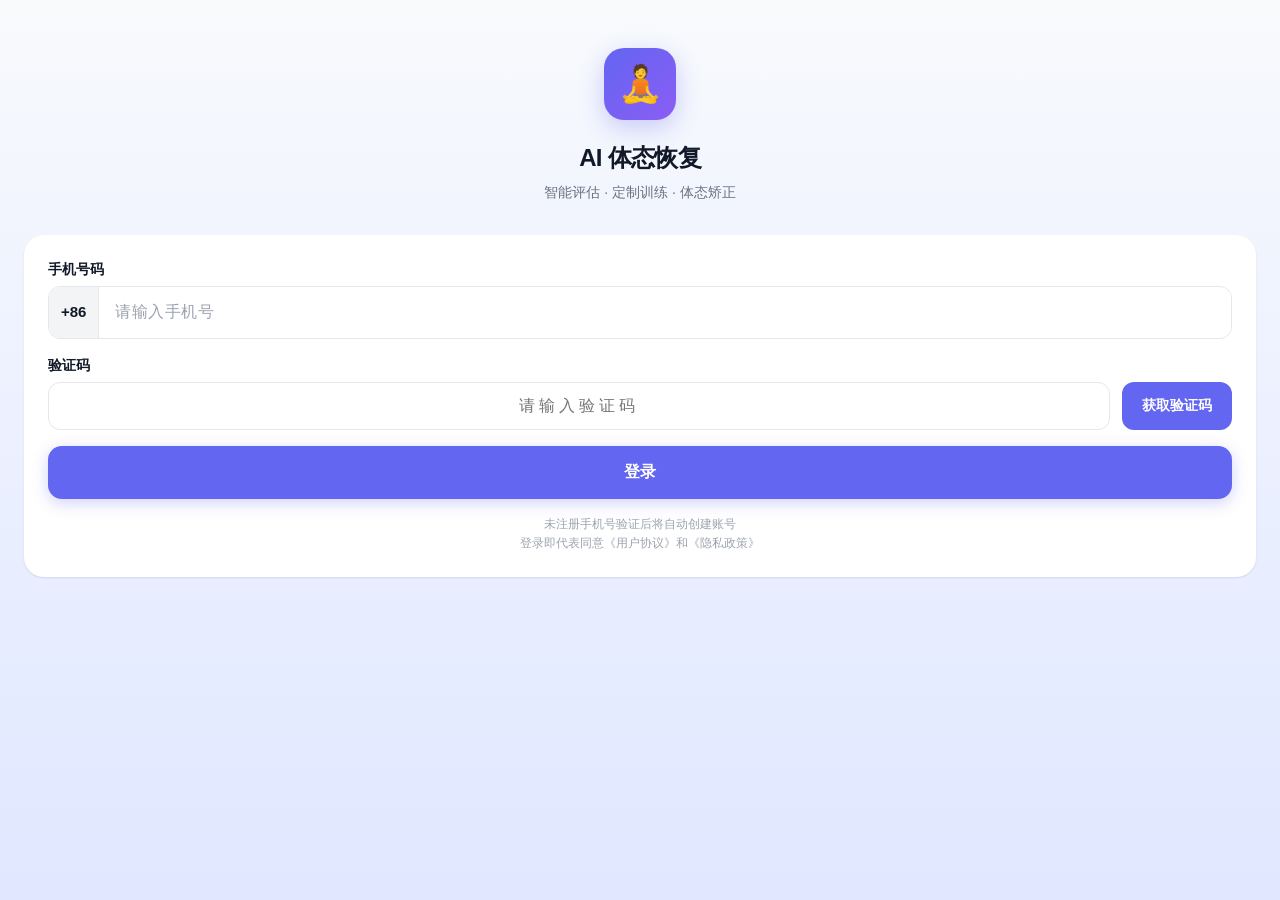
<file: index.html>
<!DOCTYPE html>
<html lang="zh-CN">
<head>
  <meta charset="UTF-8">
  <meta http-equiv="Cache-Control" content="no-store, no-cache, must-revalidate, max-age=0">
  <meta http-equiv="Pragma" content="no-cache">
  <meta http-equiv="Expires" content="0">
  <meta name="viewport" content="width=device-width, initial-scale=1.0, maximum-scale=1.0, user-scalable=no, viewport-fit=cover">
  <meta name="apple-mobile-web-app-capable" content="yes">
  <meta name="apple-mobile-web-app-status-bar-style" content="default">
  <title>AI体态评估系统</title>
  <link rel="stylesheet" href="css/style.css?v=20260714-pose-auto-v32">
  <script>
    (function() {
      var currentVersion = '20260714-pose-auto-v32';
      function shouldForceManualPoseCapture(params) {
        var requested = ((params && (params.get('pose') || params.get('capturePose'))) || '').trim().toLowerCase();
        return requested === 'manual' || requested === 'fallback' || requested === 'off';
      }
      window.__POSTURE_APP_VERSION = currentVersion;
      window.__POSTURE_FORCE_MANUAL_POSE_CAPTURE = false;
      try {
        var params = new URLSearchParams(window.location.search || '');
        window.__POSTURE_FORCE_MANUAL_POSE_CAPTURE = shouldForceManualPoseCapture(params);
        var loadedVersion = params.get('v');
        if (window.location.protocol !== 'file:' && loadedVersion !== currentVersion) {
          params.set('v', currentVersion);
          window.location.replace(window.location.pathname + '?' + params.toString() + window.location.hash);
          return;
        }
      } catch (versionErr) {
        console.warn('版本检查失败，将继续加载当前页面:', versionErr);
      }
      window.__POSTURE_PENDING_POSE_NOTICE = null;
      window.__POSTURE_PENDING_UI_NOTICE = null;
      window.__POSTURE_CAPTURE_OPENING = false;
      function queuePoseRuntimeFallback(reason) {
        window.__POSTURE_PENDING_POSE_NOTICE = {
          reason: reason || 'early-pose-runtime-error',
          text: window.__POSTURE_FORCE_MANUAL_POSE_CAPTURE
            ? '已进入挑战拍照手动快门模式，请确认全身入镜后点击快门'
            : '姿态检测资源暂未就绪，拍摄已切换为手动快门。请确认全身入镜后点击快门'
        };
      }
      window.__isPoseRuntimeErrorMessage = function(msg) {
        var text = String(msg || '');
        return /(MediaPipe\s*Pose|Pose\s*runtime|pose_solution|SolutionWasm|createWasm|WebAssembly|wasm|Module\.arguments|Aborted\(|abort\(|Failed to fetch|NetworkError|Failed to create WebGL canvas context|not compiled for this environment)/i.test(text);
      };
      window.alert = function(msg) {
        var text = String(msg || '');
        if (window.__isPoseRuntimeErrorMessage(text)) {
          queuePoseRuntimeFallback('early-pose-alert-intercepted');
          return;
        }
        window.__POSTURE_PENDING_UI_NOTICE = {
          text: text,
          tone: 'info'
        };
      };
      window.addEventListener('error', function(event) {
        var message = event && (event.message || (event.error && event.error.message));
        if (!window.__isPoseRuntimeErrorMessage(message)) return;
        queuePoseRuntimeFallback('early-pose-error-intercepted');
        event.preventDefault();
      });
      window.addEventListener('unhandledrejection', function(event) {
        var reason = event && event.reason;
        var message = reason && (reason.message || String(reason));
        if (!window.__isPoseRuntimeErrorMessage(message)) return;
        queuePoseRuntimeFallback('early-pose-rejection-intercepted');
        event.preventDefault();
      });
    })();
  </script>
  <!-- MediaPipe Pose is lazy-loaded after the camera opens so WASM/WebGL failures cannot block the page. -->
  <script src="vendor/three/three.min.js?v=0.128.0" defer></script>
  <script src="vendor/three/OrbitControls.js?v=0.128.0" defer></script>
  <script src="vendor/three/GLTFLoader.js?v=0.128.0" defer></script>
  <!-- 鏍囧噯濮垮娍鍙傝€冨浘 base64 鏁版嵁锛堥伩鍏?file:// 璺ㄥ煙闂锛?-->
  <script src="posture-standards/base64-data.js?v=20260714-pose-auto-v32" charset="UTF-8"></script>
  <link rel="stylesheet" href="css/index.css?v=20260714-pose-auto-v32">
  <style>
    .camera-error-overlay {
      position: absolute;
      top: 0; left: 0; right: 0; bottom: 0;
      z-index: 60;
      display: none;
      flex-direction: column;
      align-items: center;
      justify-content: center;
      background: rgba(0,0,0,0.85);
      backdrop-filter: blur(8px);
      padding: 20px;
      text-align: center;
    }
    .camera-error-overlay.show {
      display: flex;
    }
    .camera-error-icon {
      font-size: 48px;
      margin-bottom: 16px;
      opacity: 0.8;
    }
    .camera-error-title {
      color: white;
      font-size: 20px;
      font-weight: 700;
      margin-bottom: 8px;
    }
    .camera-error-desc {
      color: rgba(255,255,255,0.7);
      font-size: 14px;
      line-height: 1.6;
      margin-bottom: 24px;
      max-width: 280px;
    }
    .camera-retry-btn {
      background: linear-gradient(135deg, var(--primary), #8b5cf6);
      color: white;
      border: none;
      padding: 14px 28px;
      border-radius: 28px;
      font-size: 15px;
      font-weight: 700;
      cursor: pointer;
      box-shadow: 0 4px 20px rgba(99,102,241,0.4);
      transition: all 0.2s;
    }
    .camera-retry-btn:active {
      transform: scale(0.96);
    }
    .manual-shutter-btn {
      position: absolute;
      bottom: 80px;
      left: 50%;
      transform: translateX(-50%);
      z-index: 55;
      width: 72px;
      height: 72px;
      border-radius: 50%;
      background: white;
      border: 4px solid rgba(255,255,255,0.4);
      color: #1a1a2e;
      font-size: 28px;
      cursor: pointer;
      display: flex;
      align-items: center;
      justify-content: center;
      box-shadow: 0 4px 24px rgba(0,0,0,0.4);
      transition: all 0.15s;
    }
    .manual-shutter-btn:active {
      transform: translateX(-50%) scale(0.9);
      background: #e2e2e2;
    }
  </style>
</head>
<body>
  <!-- 椤堕儴瀵艰埅 -->
  <div class="navbar">
    <div></div>
    <h1>AI&#20307;&#24577;&#35780;&#20272;</h1>
    <a href="user.html" style="font-size:20px; text-decoration:none;">&#25105;&#30340;</a>
  </div>

  <div class="container">

    <!-- ===== 姝ラ鎸囩ず鍣?===== -->
    <div class="steps-indicator" id="steps-indicator">
      <div class="step-dot active" data-step="1"></div>
      <div class="step-dot" data-step="2"></div>
      <div class="step-dot" data-step="3"></div>
      <div class="step-dot" data-step="4"></div>
      <div class="step-dot" data-step="5"></div>
      <div class="step-dot" data-step="6"></div>
    </div>

    <!-- ===== STEP 1: 浣撴€佽瘎浼伴棶鍗?===== -->
    <div id="step-survey">
      <div class="upload-hero animate-in">
        <div class="hero-illustration">&#128196;</div>
        <h1>&#20307;&#24577;&#35780;&#20272;&#38382;&#21367;</h1>
        <p class="subtitle">&#35831;&#22914;&#23454;&#22635;&#20889;&#65292;&#24110;&#21161;&#31995;&#32479;&#26356;&#20934;&#30830;&#22320;&#20102;&#35299;&#24744;&#30340;&#36523;&#20307;&#24773;&#20917;</p>
      </div>

      <div class="card animate-in animate-in-delay-1">
        <!-- 基本信息 -->
        <div class="form-group">
          <label class="form-label">&#22995;&#21517;</label>
          <input type="text" class="form-input" id="survey-name" placeholder="&#35831;&#36755;&#20837;&#24744;&#30340;&#22995;&#21517;">
        </div>

        <div class="form-group">
          <label class="form-label">&#29983;&#26085;</label>
          <input type="date" class="form-input" id="survey-birthday">
        </div>

        <div class="question-block">
          <div class="question-label">&#24615;&#21035;</div>
          <div class="radio-group">
            <label class="radio-item"><input type="radio" name="gender" value="female">&#22899;</label>
            <label class="radio-item"><input type="radio" name="gender" value="male">&#30007;</label>
            <label class="radio-item"><input type="radio" name="gender" value="other">&#20854;&#20182;</label>
          </div>
        </div>

        <div class="form-row">
          <div class="form-group">
            <label class="form-label">&#36523;&#39640;</label>
            <div class="input-unit">
              <input type="number" class="form-input" id="survey-height" placeholder="170">
              <span class="unit">cm</span>
            </div>
          </div>
          <div class="form-group">
            <label class="form-label">&#24403;&#21069;&#20307;&#37325;</label>
            <div class="input-unit">
              <input type="number" class="form-input" id="survey-weight" placeholder="65">
              <span class="unit">kg</span>
            </div>
          </div>
        </div>

        <!-- 训练强度 -->
        <div class="question-block" style="padding-top:16px;">
          <div class="question-label">&#35757;&#32451;&#24378;&#24230;</div>
          <div class="radio-group">
            <label class="radio-item"><input type="radio" name="intensity" value="none">&#20174;&#26410;&#35757;&#32451;&#36807;</label>
            <label class="radio-item"><input type="radio" name="intensity" value="beginner">&#21021;&#32423;&#65288;&#20598;&#23572;&#36816;&#21160;&#65289;</label>
            <label class="radio-item"><input type="radio" name="intensity" value="intermediate">&#20013;&#32423;&#65288;&#35268;&#24459;&#36816;&#21160;&#65289;</label>
            <label class="radio-item"><input type="radio" name="intensity" value="advanced">&#39640;&#32423;&#65288;&#19987;&#19994;&#35757;&#32451;&#65289;</label>
          </div>
        </div>

        <!-- 日常睡姿 -->
        <div class="question-block">
          <div class="question-label">&#26085;&#24120;&#30561;&#23039;</div>
          <div class="radio-group">
            <label class="radio-item"><input type="radio" name="sleep" value="back">&#20208;&#21351;</label>
            <label class="radio-item"><input type="radio" name="sleep" value="side">&#20391;&#21351;</label>
            <label class="radio-item"><input type="radio" name="sleep" value="stomach">&#20463;&#21351;</label>
            <label class="radio-item"><input type="radio" name="sleep" value="mixed">&#28151;&#21512;</label>
          </div>
        </div>

        <!-- 每周运动频率 -->
        <div class="question-block">
          <div class="question-label">&#27599;&#21608;&#36816;&#21160;&#39057;&#29575;</div>
          <div class="radio-group">
            <label class="radio-item"><input type="radio" name="exercise" value="0">&#20960;&#20046;&#19981;&#36816;&#21160;</label>
            <label class="radio-item"><input type="radio" name="exercise" value="1">&#27599;&#21608;1-2&#27425;</label>
            <label class="radio-item"><input type="radio" name="exercise" value="3">&#27599;&#21608;3-4&#27425;</label>
            <label class="radio-item"><input type="radio" name="exercise" value="5">&#27599;&#21608;5&#27425;&#20197;&#19978;</label>
          </div>
        </div>

        <!-- 平时生活习惯 -->
        <div class="form-group" style="margin-top:16px;">
          <label class="form-label">&#24179;&#26102;&#29983;&#27963;&#20064;&#24815;</label>
          <p class="form-hint">&#35831;&#23613;&#37327;&#35814;&#32454;&#25551;&#36848;&#65292;&#20363;&#22914;&#65306;&#38271;&#26102;&#38388;&#20302;&#22836;&#30475;&#25163;&#26426;&#12289;&#20037;&#22352;&#21150;&#20844;&#12289;&#20064;&#24815;&#24615;&#32728;&#20108;&#37070;&#33151;&#12289;&#20391;&#36523;&#29609;&#25163;&#26426;&#12289;&#32972;&#21333;&#32937;&#21253;&#12289;&#31359;&#39640;&#36319;&#38795;&#31561;</p>
          <textarea class="textarea-field" id="survey-habits" placeholder="&#20363;&#22914;&#65306;&#10;- &#27599;&#22825;&#30475;&#25163;&#26426;&#36229;&#36807;4&#23567;&#26102;&#65292;&#32463;&#24120;&#20302;&#22836;&#39548;&#32972;&#10;- &#21150;&#20844;&#23460;&#20037;&#22352;&#65292;&#27599;&#22825;8&#23567;&#26102;&#20197;&#19978;&#10;- &#20064;&#24815;&#32728;&#20108;&#37070;&#33151;&#65292;&#22352;&#23039;&#27498;&#26012;&#10;- &#32972;&#21333;&#32937;&#21253;&#65292;&#32937;&#37096;&#21463;&#21147;&#19981;&#22343;"></textarea>
        </div>

        <!-- 平时不舒服的地方 -->
        <div class="form-group">
          <label class="form-label">&#24179;&#26102;&#26377;&#20160;&#20040;&#22320;&#26041;&#19981;&#33298;&#26381;</label>
          <p class="form-hint">&#35831;&#25551;&#36848;&#20855;&#20307;&#30340;&#30140;&#30171;&#37096;&#20301;&#12289;&#30140;&#30171;&#31243;&#24230;&#21644;&#21457;&#29983;&#39057;&#29575;</p>
          <textarea class="textarea-field" id="survey-pain" placeholder="&#20363;&#22914;&#65306;&#10;- &#32937;&#39048;&#32463;&#24120;&#37240;&#30171;&#65292;&#23588;&#20854;&#26159;&#19979;&#21320;&#19979;&#29677;&#21518;&#10;- &#33136;&#37096;&#20725;&#30828;&#65292;&#20037;&#22352;&#21518;&#36215;&#36523;&#22256;&#38590;&#10;- &#32972;&#37096;&#21491;&#20391;&#20598;&#23572;&#26377;&#21050;&#30171;&#24863;&#10;- &#33181;&#30422;&#22312;&#19979;&#27004;&#26799;&#26102;&#26377;&#36731;&#24494;&#19981;&#36866;"></textarea>
        </div>

        <!-- 自觉体态问题 -->
        <div class="form-group">
          <label class="form-label">&#33258;&#24049;&#35273;&#24471;&#21738;&#37324;&#30340;&#20307;&#24577;&#19981;&#22909;</label>
          <p class="form-hint">&#24744;&#33258;&#24049;&#35266;&#23519;&#21040;&#30340;&#20307;&#24577;&#38382;&#39064;&#65292;&#36234;&#35814;&#32454;&#36234;&#22909;</p>
          <textarea class="textarea-field" id="survey-self-issue" placeholder="&#20363;&#22914;&#65306;&#10;- &#35273;&#24471;&#33258;&#24049;&#26377;&#22278;&#32937;&#65292;&#32937;&#33152;&#20869;&#25187;&#24456;&#26126;&#26174;&#10;- &#22836;&#21069;&#20280;&#65292;&#20391;&#38754;&#30475;&#20687;&#20044;&#40863;&#33046;&#10;- &#39592;&#30406;&#21069;&#20542;&#65292;&#23567;&#33145;&#31361;&#20986;&#10;- &#39640;&#20302;&#32937;&#65292;&#24038;&#32937;&#27604;&#21491;&#32937;&#39640;&#10;- O&#22411;&#33151;&#65292;&#33181;&#30422;&#19981;&#33021;&#24182;&#25314;"></textarea>
        </div>
      </div>

      <button class="btn btn-primary animate-in animate-in-delay-2" onclick="goToStep(2)">
        &#19979;&#19968;&#27493;&#65306;&#19978;&#20256;&#20307;&#24577;&#36164;&#26009;
      </button>
    </div>

    <!-- ===== STEP 2: 浣撴€佺収鐗囦笂浼狅紙8瑙掑害锛?===== -->
    <div id="step-photos" style="display:none;">
      <div class="photo-hero animate-in">
        <div class="photo-hero-icon">&#128247;</div>
        <h1>&#20307;&#24577;&#29031;&#29255;&#37319;&#38598;</h1>
        <p class="subtitle">&#35831;&#31359;&#36148;&#36523;&#34915;&#29289;&#65288;&#36816;&#21160;&#20869;&#34915;/&#32039;&#36523;&#34915;&#65289;&#65292;&#23613;&#37327;&#26292;&#38706;&#32908;&#32905;&#32447;&#26465;&#65292;&#20197;8&#20010;&#35282;&#24230;&#25293;&#25668;&#20840;&#36523;&#29031;&#65292;AI&#23558;&#25454;&#27492;&#36827;&#34892;&#20307;&#24577;&#20998;&#26512;</p>
      </div>

      <!-- 浜轰綋鐜粫寮忓竷灞€ -->
      <div class="body-diagram-card animate-in animate-in-delay-1">
        <div class="body-diagram-header">
          <span class="body-diagram-badge">8&#35270;&#35282;&#29615;&#32469;</span>
          <span class="body-diagram-progress" id="photo-progress-text">0 / 8</span>
        </div>

        <!-- 涓ぎ浜轰綋杞粨 + 鐜粫瑙掑害 -->
        <div class="body-circle-layout">
          <svg class="body-outline" viewBox="0 0 200 280" fill="none">
            <!-- 绠€绗斾汉浣撹疆寤?-->
            <circle cx="100" cy="35" r="18" stroke="currentColor" stroke-width="2" fill="none" opacity="0.3"/>
            <line x1="100" y1="53" x2="100" y2="130" stroke="currentColor" stroke-width="2" opacity="0.3"/>
            <line x1="60" y1="75" x2="140" y2="75" stroke="currentColor" stroke-width="2" opacity="0.3"/>
            <line x1="100" y1="130" x2="75" y2="200" stroke="currentColor" stroke-width="2" opacity="0.3"/>
            <line x1="100" y1="130" x2="125" y2="200" stroke="currentColor" stroke-width="2" opacity="0.3"/>
            <line x1="75" y1="200" x2="65" y2="260" stroke="currentColor" stroke-width="2" opacity="0.3"/>
            <line x1="125" y1="200" x2="135" y2="260" stroke="currentColor" stroke-width="2" opacity="0.3"/>
          </svg>

          <!-- 8涓搴︿笂浼犵偣 -->
          <div class="angle-points" id="angle-points"></div>
        </div>

        <!-- 鎬昏繘搴︽潯 -->
        <div class="photo-total-progress">
          <div class="photo-total-bar" id="photo-total-bar" style="width:0%"></div>
        </div>
      </div>

      <!-- 瑙掑害鍒楄〃璇︽儏 -->
      <div class="photo-detail-list" id="photo-detail-list"></div>

      <div class="photo-guide-card animate-in">
        <h4>&#25293;&#25668;&#25351;&#21335;</h4>
        <ul>
          <li>&#31359;&#36148;&#36523;&#34915;&#29289;&#65288;&#36816;&#21160;&#20869;&#34915;/&#32039;&#36523;&#34915;&#65289;&#65292;&#23613;&#37327;&#26292;&#38706;&#32908;&#32905;&#32447;&#26465;&#65292;&#20415;&#20110;&#35266;&#23519;&#20307;&#24577;&#36718;&#24275;</li>
          <li>&#33258;&#28982;&#31449;&#31435;&#65292;&#21452;&#33050;&#19982;&#32937;&#21516;&#23485;&#65292;&#19981;&#35201;&#21051;&#24847;&#25402;&#33016;&#25910;&#33145;</li>
          <li>&#20809;&#32447;&#20805;&#36275;&#22343;&#21248;&#65292;&#36991;&#20813;&#36870;&#20809;&#25110;&#19968;&#20391;&#38452;&#24433;&#36807;&#37325;</li>
          <li>&#32972;&#26223;&#31616;&#27905;&#26080;&#26434;&#29289;&#65292;&#32431;&#33394;&#22681;&#38754;&#26368;&#20339;</li>
          <li>&#20840;&#36523;&#20837;&#38236;&#65292;&#22836;&#39030;&#21644;&#33050;&#24213;&#20445;&#30041;&#36866;&#24403;&#31354;&#38388;</li>
        </ul>
      </div>

      <div style="display:flex; gap:12px; margin-top:8px;">
        <button class="btn btn-outline" style="flex:1;" onclick="goToStep(1)">&#19978;&#19968;&#27493;</button>
        <button class="btn btn-primary" style="flex:1;" onclick="goToStep(3)">&#19979;&#19968;&#27493;&#65306;&#21160;&#20316;&#35780;&#20272;</button>
        <button class="btn btn-primary" style="flex:1; background:var(--success);" onclick="startAIAnalysis()">&#24320;&#22987;AI&#20998;&#26512;</button>
      </div>
    </div>

    <!-- ===== STEP 3: 鍔ㄤ綔璇勪及瑙嗛涓婁紶 ===== -->
    <div id="step-upload" style="display:none;">
      <div class="upload-hero animate-in">
        <div class="hero-illustration">&#9654;</div>
        <h1>&#21160;&#20316;&#35780;&#20272;&#35270;&#39057;</h1>
        <p class="subtitle">&#35831;&#36319;&#38543;&#28436;&#31034;&#23436;&#25104;7&#39033;&#21160;&#20316;&#35780;&#20272;&#65292;&#25293;&#25668;&#24182;&#19978;&#20256;&#35270;&#39057;&#65292;AI&#23558;&#25454;&#27492;&#20998;&#26512;&#20307;&#24577;</p>
      </div>

      <div id="action-list"></div>

      <div style="display:flex; gap:12px; margin-top:8px;">
        <button class="btn btn-outline" style="flex:1;" onclick="goToStep(2)">&#19978;&#19968;&#27493;</button>
        <button class="btn btn-primary" style="flex:1;" onclick="startAIAnalysis()">&#24320;&#22987;AI&#20998;&#26512;</button>
      </div>
    </div>

    <!-- ===== STEP 4: 娴嬭瘎缁撴灉 ===== -->
    <div id="step-ai-analysis" style="display:none;">
      <div class="ai-process-panel animate-in">
        <div class="ai-process-head">
          <div>
            <span class="ai-process-kicker">AI &#20307;&#24577;&#35780;&#20272;&#27169;&#22411;</span>
            <h2>&#27491;&#22312;&#29983;&#25104;&#19977;&#32500;&#20307;&#24577;&#35780;&#20272;</h2>
          </div>
          <div class="ai-process-percent" id="ai-process-percent">0%</div>
        </div>
        <div class="ai-progress-track">
          <div class="ai-progress-fill" id="ai-progress-fill"></div>
        </div>
        <div class="ai-process-steps" id="ai-process-steps"></div>
        <p class="ai-process-note">
          &#31995;&#32479;&#23558;&#22522;&#20110;8&#35270;&#22270;&#29031;&#29255;&#30340; MediaPipe &#20851;&#38190;&#28857;&#12289;&#36136;&#37327;&#26816;&#27979;&#21644;&#21518;&#31471;&#35268;&#21017;&#27169;&#22411;&#29983;&#25104;&#20307;&#24577;&#39118;&#38505;&#35780;&#20272;&#65292;&#24182;&#29983;&#25104;&#21487;&#36861;&#28335;&#30340;&#21442;&#25968;&#21270;&#20154;&#20307;&#27169;&#22411;&#12290;&#26412;&#25253;&#21578;&#19981;&#20316;&#20026;&#21307;&#23398;&#35786;&#26029;&#12290;
        </p>
        <!-- 杩斿洖鎸夐挳锛氬垎鏋愬崱浣忔椂鍙殢鏃惰繑鍥?-->
        <div class="ai-process-actions" id="ai-process-actions" style="display:flex; gap:12px; margin-top:16px;">
          <button class="btn btn-outline" onclick="goToStep(2)">&#36820;&#22238;&#37325;&#26032;&#19978;&#20256;&#29031;&#29255;</button>
          <button class="btn btn-outline" style="margin-left:8px;" onclick="goToStep(1)">&#36820;&#22238;&#20462;&#25913;&#20010;&#20154;&#20449;&#24687;</button>
        </div>
      </div>
    </div>

    <div id="step-result" style="display:none;">
      <div class="card animate-in" id="formal-report-gate">
        <h2 style="text-align:center; font-size:20px; font-weight:700; margin-bottom:8px;">&#27979;&#35780;&#25253;&#21578;</h2>
        <p style="text-align:center; color:var(--text-tertiary); font-size:13px; line-height:1.7; margin-bottom:18px;">
          &#27491;&#24335;&#25253;&#21578;&#20165;&#22312;&#23436;&#25104;8&#35270;&#22270;&#29031;&#29255;&#36136;&#37327;&#26816;&#27979;&#12289;&#20851;&#38190;&#28857;&#35782;&#21035;&#21644;&#21518;&#31471;&#20307;&#24577;&#20998;&#26512;&#21518;&#26174;&#31034;&#12290;
        </p>
        <div class="suggestion-item">
          &#23578;&#26410;&#29983;&#25104;&#27491;&#24335;&#21518;&#31471;&#25253;&#21578;&#12290;&#35831;&#36820;&#22238;&#23436;&#25104;&#20307;&#24577;&#29031;&#29255;&#37319;&#38598;&#65292;&#24182;&#28857;&#20987;&#24320;&#22987;AI&#20998;&#26512;&#12290;
        </div>
        <div style="display:flex; gap:12px; margin-top:16px;">
          <button class="btn btn-primary" type="button" style="flex:1;" onclick="goToStep(2)">&#36820;&#22238;&#20307;&#24577;&#29031;&#29255;</button>
          <button class="btn btn-outline" type="button" style="flex:1;" onclick="goToStep(1)">&#20462;&#25913;&#20010;&#20154;&#20449;&#24687;</button>
        </div>
      </div>
    </div>

    <!-- ===== STEP 5: 閫夋嫨鎸戞垬鏂规 ===== -->
    <div id="step-plan" style="display:none;">
      <div id="active-challenge-info" style="display:none;">
        <!-- 鏈夋椿璺冩寫鎴樻椂鏄剧ず杩涘害鍗＄墖 -->
      </div>

      <div class="section-header">
        <h2>&#36873;&#25321;&#25361;&#25112;</h2>
      </div>

      <div class="plan-back-actions">
        <button class="btn btn-outline" type="button" onclick="goToStep(5)">&#36820;&#22238;&#27979;&#35780;&#25253;&#21578;</button>
        <button class="btn btn-outline" type="button" onclick="goToStep(2)">&#20462;&#25913;&#20307;&#24577;&#29031;&#29255;</button>
        <button class="btn btn-outline" type="button" onclick="goToStep(1)">&#20462;&#25913;&#20010;&#20154;&#20449;&#24687;</button>
      </div>

      <div id="challenge-list">
        <!-- 鍔ㄦ€佹覆鏌?-->
      </div>
    </div>

  </div>

  <!-- ===== MediaPipe 鍔ㄤ綔璇勪及妯℃€佹 ===== -->
  <div class="training-modal" id="assess-modal" style="display:none;">
    <div class="training-modal-header">
      <span class="training-modal-title" id="assess-modal-name">&#21160;&#20316;&#35780;&#20272;</span>
      <select class="camera-select" id="assess-camera-select" title="&#36873;&#25321;&#25668;&#20687;&#22836;">
        <option value="">&#40664;&#35748;&#25668;&#20687;&#22836;</option>
      </select>
      <label class="mirror-check">
        <input type="checkbox" id="assess-mirror-check" checked> &#38236;&#20687;&#32763;&#36716;
      </label>
      <button class="training-modal-close" id="assess-close-btn">&#10005;</button>
    </div>
    <div class="training-modal-body">
      <div class="modal-video-wrap" id="assess-video-wrap">
        <!-- 鐢ㄦ埛鎽勫儚澶达紙鍏ㄥ睆涓荤敾闈級 -->
        <video id="assess-camera" class="assess-view-main" playsinline muted></video>
        <!-- 鏍囧噯婕旂ず瑙嗛锛堝皬灞忓彸涓嬭锛?-->
        <video id="assess-reference" class="assess-view-pip" playsinline preload="metadata"></video>
        <!-- Pose 楠ㄩ缁樺埗灞傦紙瑕嗙洊鍦ㄤ富鐢婚潰涓婏級 -->
        <canvas id="assess-canvas" class="assess-pose-canvas"></canvas>
        <!-- 鐢讳腑鐢诲垏鎹㈡寜閽?-->
        <button class="assess-swap-btn" id="assess-swap-btn">&#8644;</button>
        <div class="pose-status-overlay" id="assess-status">
          <div class="pose-status-dot" id="assess-status-dot"></div>
          <span id="assess-status-text">&#27491;&#22312;&#21551;&#21160;&#25668;&#20687;&#22836;...</span>
        </div>
        <div class="rep-counter" id="assess-rep-counter" style="display:none;">
          <div class="rep-num" id="assess-rep-num">0</div>
          <div class="rep-label">/ 5 &#32452;</div>
        </div>
        <button class="pose-start-btn" id="assess-start-btn">&#24320;&#22987;&#35780;&#20272;</button>
        <div class="pose-complete-overlay" id="assess-complete">
          <div class="complete-icon">&#10003;</div>
          <h3>&#35780;&#20272;&#23436;&#25104;</h3>
          <p>&#24050;&#23436;&#25104; 5 &#32452;&#21160;&#20316;</p>
          <button class="complete-btn" id="assess-finish-btn">&#30830;&#35748;&#25552;&#20132;</button>
        </div>
      </div>
    </div>
    <div class="training-modal-controls">
      <button class="ctrl-btn" id="assess-ctrl-play">&#9654;</button>
      <button class="ctrl-btn" id="assess-ctrl-back">&#8634;10&#31186;</button>
      <span class="ctrl-time" id="assess-ctrl-time">00:00 / 00:00</span>
      <div class="ctrl-progress-wrap">
        <div class="ctrl-progress-bar" id="assess-ctrl-progress"></div>
      </div>
    </div>
  </div>

  <!-- ===== MediaPipe 浣撴€佺収鐗囨媿鎽勬ā鎬佹锛堢珫灞忥級 ===== -->
  <div class="photo-capture-modal" id="photo-capture-modal" style="display:none;">
    <div class="photo-capture-header">
      <span class="photo-capture-title" id="photo-capture-title">&#25293;&#25668;&#27491;&#38754;&#29031;</span>
      <select class="camera-select" id="photo-camera-select" title="&#36873;&#25321;&#25668;&#20687;&#22836;">
        <option value="">&#40664;&#35748;&#25668;&#20687;&#22836;</option>
      </select>
      <label class="skip-facing-check">
        <input type="checkbox" id="skip-facing-check"> &#36339;&#36807;&#26041;&#21521;&#26816;&#27979;
      </label>
      <label class="mirror-check">
        <input type="checkbox" id="mirror-check" checked> &#38236;&#20687;&#32763;&#36716;
      </label>
      <button class="photo-capture-close" id="photo-capture-close-btn">&#10005;</button>
    </div>
    <div class="photo-capture-body">
      <!-- 椤惧鎽勫儚澶达紙绔栧睆鍏ㄥ睆锛?-->
      <video id="photo-camera" class="photo-camera-main" playsinline muted></video>
      <!-- 鏍囧噯濮垮娍鍙傝€冨浘锛堝皬灞忕珫灞忥級 -->
      <img id="photo-reference" class="photo-video-pip" style="display:none;" alt="&#26631;&#20934;&#23039;&#21183;&#21442;&#32771;">
      <!-- 鏍囧噯濮垮娍楠ㄩ缁樺埗灞?-->
      <canvas id="photo-reference-canvas" class="photo-reference-pose-canvas"></canvas>
      <!-- Pose 楠ㄩ缁樺埗灞?-->
      <canvas id="photo-canvas" class="photo-pose-canvas"></canvas>
      <!-- 鐢讳腑鐢诲垏鎹㈡寜閽?-->
      <button class="assess-swap-btn" id="photo-swap-btn">&#8644;</button>
      <!-- 鐩镐技搴︽彁绀?-->
      <div class="similarity-badge" id="similarity-badge" style="display:none;">
        <span id="similarity-value">0%</span> &#21305;&#37197;
      </div>
      <!-- 鐘舵€佹彁绀?-->
      <div class="photo-status-overlay" id="photo-status">
        <div class="photo-status-dot" id="photo-status-dot"></div>
        <span id="photo-status-text">&#27491;&#22312;&#21551;&#21160;&#25668;&#20687;&#22836;...</span>
      </div>
      <!-- 鍊掕鏃惰鐩栧眰 -->
      <div class="countdown-overlay" id="countdown-overlay">
        <div class="countdown-num" id="countdown-num">3</div>
      </div>
      <!-- 鎷嶇収闂厜 -->
      <div class="capture-flash" id="capture-flash"></div>
      <!-- 鎷嶇収瀹屾垚鎻愮ず -->
      <div class="capture-done-overlay" id="capture-done">
        <div class="capture-done-icon">&#10003;</div>
        <div class="capture-done-text">&#25293;&#25668;&#25104;&#21151;</div>
      </div>
      <!-- 鎽勫儚澶撮敊璇彁绀?-->
      <div class="camera-error-overlay" id="camera-error">
        <div class="camera-error-icon">&#9888;</div>
        <div class="camera-error-title">&#25668;&#20687;&#22836;&#34987;&#21344;&#29992;</div>
        <div class="camera-error-desc">&#35831;&#20851;&#38381;&#20854;&#20182;&#20351;&#29992;&#25668;&#20687;&#22836;&#30340;&#24212;&#29992;&#65288;&#22914;&#24494;&#20449;&#12289;Zoom&#12289;Teams&#65289;&#65292;&#28982;&#21518;&#28857;&#20987;&#37325;&#35797;</div>
        <button class="camera-retry-btn" id="camera-retry-btn">&#37325;&#26032;&#21551;&#21160;&#25668;&#20687;&#22836;</button>
      </div>
      <!-- 手动快门按钮（MediaPipe失败时显示） -->
      <button class="manual-shutter-btn" id="manual-shutter-btn" style="display:none;">&#128247;</button>
    </div>
    <div class="photo-capture-controls">
      <button class="ctrl-btn" id="photo-ctrl-play">&#9654;</button>
      <span class="ctrl-time" id="photo-ctrl-time">&#20934;&#22791;&#25293;&#25668;</span>
    </div>
  </div>

  <!-- 搴曢儴瀵艰埅 -->
  <nav class="bottom-nav">
    <a href="index.html" class="active">
      <span class="icon">&#8962;</span>
      <span>&#39318;&#39029;</span>
    </a>
    <a href="challenge_progress.html">
      <span class="icon">&#10003;</span>
      <span>&#25171;&#21345;</span>
    </a>
    <a href="user.html">
      <span class="icon">&#9679;</span>
      <span>&#25105;&#30340;</span>
    </a>
  </nav>

  <script src="js/app.js?v=20260714-pose-auto-v32" charset="UTF-8"></script>
  <script>
    // ===== 鐘舵€佺鐞?=====
    let currentStep = 1;

    // ===== 浣撴€佺収鐗囨暟鎹紙8瑙掑害锛?=====
    const photoAngles = [
      { id: 'front', name: '\u6b63\u9762', icon: '0', pos: { top: '0%', left: '50%', transform: 'translateX(-50%)' }, refKey: 'front', facing: 'front' },
      { id: 'back', name: '\u80cc\u9762', icon: '180', pos: { bottom: '0%', left: '50%', transform: 'translateX(-50%)' }, refKey: 'back', facing: 'back' },
      { id: 'left', name: '\u5de6\u4fa7', icon: '270', pos: { top: '50%', left: '0%', transform: 'translateY(-50%)' }, refKey: 'left', facing: 'side' },
      { id: 'right', name: '\u53f3\u4fa7', icon: '90', pos: { top: '50%', right: '0%', transform: 'translateY(-50%)' }, refKey: 'right', facing: 'side' },
      { id: 'left-front', name: '\u5de6\u524d45\u5ea6', icon: '315', pos: { top: '8%', left: '8%' }, refKey: 'left-front', facing: 'front' },
      { id: 'right-front', name: '\u53f3\u524d45\u5ea6', icon: '45', pos: { top: '8%', right: '8%' }, refKey: 'right-front', facing: 'front' },
      { id: 'left-back', name: '\u5de6\u540e45\u5ea6', icon: '225', pos: { bottom: '8%', left: '8%' }, refKey: 'left-back', facing: 'back' },
      { id: 'right-back', name: '\u53f3\u540e45\u5ea6', icon: '135', pos: { bottom: '8%', right: '8%' }, refKey: 'right-back', facing: 'back' }
    ];
    let uploadedPhotos = {};
    const ASSESSMENT_DRAFT_KEY = 'ai_posture_current_assessment_draft';
    let draftSaveTimer = null;

    function safeJsonParse(value, fallback) {
      try {
        return value ? JSON.parse(value) : fallback;
      } catch (err) {
        console.warn('本地缓存 JSON 损坏，已使用默认值:', err);
        return fallback;
      }
    }

    function collectAssessmentDraft(includePhotos) {
      const radios = {};
      document.querySelectorAll('input[type="radio"]:checked').forEach(function(input) {
        if (input.name) radios[input.name] = input.value;
      });
      const stepForDraft = currentStep === 4 ? (Object.keys(uploadedPhotos || {}).length ? 2 : 1) : (currentStep || 1);
      const draft = {
        version: 2,
        currentStep: stepForDraft,
        savedAt: new Date().toISOString(),
        fields: {
          'survey-name': document.getElementById('survey-name')?.value || '',
          'survey-birthday': document.getElementById('survey-birthday')?.value || '',
          'survey-height': document.getElementById('survey-height')?.value || '',
          'survey-weight': document.getElementById('survey-weight')?.value || '',
          'survey-habits': document.getElementById('survey-habits')?.value || '',
          'survey-pain': document.getElementById('survey-pain')?.value || '',
          'survey-self-issue': document.getElementById('survey-self-issue')?.value || ''
        },
        radios: radios
      };
      if (includePhotos) draft.uploadedPhotos = uploadedPhotos || {};
      return draft;
    }

    function saveAssessmentDraft(includePhotos) {
      try {
        const previous = safeJsonParse(localStorage.getItem(ASSESSMENT_DRAFT_KEY), {});
        const draft = collectAssessmentDraft(includePhotos);
        if (!includePhotos && previous.uploadedPhotos) draft.uploadedPhotos = previous.uploadedPhotos;
        localStorage.setItem(ASSESSMENT_DRAFT_KEY, JSON.stringify(draft));
        return true;
      } catch (err) {
        console.warn('保存完整草稿失败，改为只保存文字信息:', err);
        try {
          localStorage.setItem(ASSESSMENT_DRAFT_KEY, JSON.stringify(collectAssessmentDraft(false)));
        } catch (innerErr) {
          console.warn('保存文字草稿失败:', innerErr);
        }
        return false;
      }
    }

    function scheduleAssessmentDraftSave(includePhotos) {
      clearTimeout(draftSaveTimer);
      draftSaveTimer = setTimeout(function() { saveAssessmentDraft(!!includePhotos); }, 250);
    }

    function restoreAssessmentDraft() {
      let draft = null;
      try {
        draft = safeJsonParse(localStorage.getItem(ASSESSMENT_DRAFT_KEY), null);
      } catch (err) {
        draft = null;
      }
      if (!draft) return;
      Object.entries(draft.fields || {}).forEach(function(entry) {
        const el = document.getElementById(entry[0]);
        if (el) {
          let value = entry[1] || '';
          if (entry[0] === 'survey-weight') {
            const numericValue = parseFloat(value);
            if (Number.isFinite(numericValue) && numericValue > 500) {
              value = String(Math.round((numericValue / 1000) * 10) / 10);
            }
          }
          el.value = value;
        }
      });
      Object.entries(draft.radios || {}).forEach(function(entry) {
        const input = document.querySelector('input[type="radio"][name="' + entry[0] + '"][value="' + entry[1] + '"]');
        if (input) input.checked = true;
      });
      if (draft.uploadedPhotos && typeof draft.uploadedPhotos === 'object') {
        uploadedPhotos = draft.uploadedPhotos;
      }
      if (draft.currentStep && Number(draft.currentStep) > 1 && Number(draft.currentStep) <= 6) {
        currentStep = Number(draft.currentStep);
        if (currentStep === 4) {
          currentStep = Object.keys(uploadedPhotos || {}).length ? 2 : 1;
        }
      }
    }

    function bindAssessmentDraftAutosave() {
      const selector = '#step-survey input, #step-survey textarea, #step-survey select';
      document.querySelectorAll(selector).forEach(function(el) {
        el.addEventListener('input', function() { scheduleAssessmentDraftSave(false); });
        el.addEventListener('change', function() { scheduleAssessmentDraftSave(false); });
      });
      document.querySelectorAll('.bottom-nav a, .navbar a').forEach(function(link) {
        link.addEventListener('click', function() { saveAssessmentDraft(true); });
      });
    }

    // ===== 鍔ㄤ綔璇勪及鏁版嵁 =====

    function openPhotoDraftDB() {
      return new Promise(function(resolve, reject) {
        const request = indexedDB.open('PosturePhotoDraftDB', 1);
        request.onupgradeneeded = function(e) {
          const database = e.target.result;
          if (!database.objectStoreNames.contains('photos')) {
            database.createObjectStore('photos', { keyPath: 'id' });
          }
        };
        request.onsuccess = function() { resolve(request.result); };
        request.onerror = function() { reject(request.error); };
      });
    }

    async function savePhotoDraft(angleId, dataUrl) {
      try {
        const database = await openPhotoDraftDB();
        await new Promise(function(resolve, reject) {
          const tx = database.transaction('photos', 'readwrite');
          tx.objectStore('photos').put({ id: angleId, dataUrl: dataUrl, savedAt: new Date().toISOString() });
          tx.oncomplete = resolve;
          tx.onerror = function() { reject(tx.error); };
        });
        database.close();
      } catch (err) {
        console.warn('保存照片草稿失败:', err);
      }
    }

    async function deletePhotoDraft(angleId) {
      try {
        const database = await openPhotoDraftDB();
        await new Promise(function(resolve, reject) {
          const tx = database.transaction('photos', 'readwrite');
          tx.objectStore('photos').delete(angleId);
          tx.oncomplete = resolve;
          tx.onerror = function() { reject(tx.error); };
        });
        database.close();
      } catch (err) {
        console.warn('删除照片草稿失败:', err);
      }
    }

    async function loadPhotoDrafts() {
      try {
        const database = await openPhotoDraftDB();
        const records = await new Promise(function(resolve, reject) {
          const tx = database.transaction('photos', 'readonly');
          const req = tx.objectStore('photos').getAll();
          req.onsuccess = function() { resolve(req.result || []); };
          req.onerror = function() { reject(req.error); };
        });
        database.close();
        records.forEach(function(record) {
          if (record.id && record.dataUrl && !uploadedPhotos[record.id]) {
            uploadedPhotos[record.id] = record.dataUrl;
          }
        });
      } catch (err) {
        console.warn('读取照片草稿失败:', err);
      }
    }

    const actionData = [
      { id: 1, name: '\u9888\u80a9\u653e\u677e\u8bc4\u4f30', targets: '\u9888\u90e8\u3001\u80a9\u90e8\u3001\u4e0a\u80cc\u90e8\u6d3b\u52a8\u8303\u56f4', angles: ['front', 'side', 'back'], referenceVideo: '', completed: false },
      { id: 2, name: '\u80f8\u690e\u4f38\u5c55', targets: '\u80f8\u690e\u7075\u6d3b\u5ea6\u3001\u5706\u80a9\u3001\u542b\u80f8\u98ce\u9669', angles: ['front', 'side'], referenceVideo: '', completed: false },
      { id: 3, name: '\u9aa8\u76c6\u63a7\u5236', targets: '\u9aa8\u76c6\u524d\u503e\u3001\u540e\u503e\u548c\u8170\u9acb\u63a7\u5236', angles: ['side'], referenceVideo: '', completed: false },
      { id: 4, name: '\u9acb\u819d\u8e1d\u529b\u7ebf\u8bc4\u4f30', targets: '\u819d\u5185\u6263\u3001O\u578b\u817f\u3001X\u578b\u817f\u98ce\u9669', angles: ['front', 'side'], referenceVideo: '', completed: false },
      { id: 5, name: '\u80a9\u80db\u7a33\u5b9a\u8bc4\u4f30', targets: '\u7ffc\u72b6\u80a9\u80db\u3001\u80a9\u80db\u7a33\u5b9a\u548c\u80cc\u90e8\u63a7\u5236', angles: ['side', 'back'], referenceVideo: '', completed: false },
      { id: 6, name: '\u6df1\u8e72\u8bc4\u4f30', targets: '\u4e0b\u80a2\u529b\u7ebf\u3001\u8db3\u5f13\u3001\u9acb\u819d\u534f\u540c', angles: ['front', 'side'], referenceVideo: '', completed: false },
      { id: 7, name: '\u5355\u817f\u7a33\u5b9a', targets: '\u9aa8\u76c6\u7a33\u5b9a\u3001\u81c0\u4e2d\u808c\u548c\u8db3\u8e1d\u63a7\u5236', angles: ['front', 'back'], referenceVideo: '', completed: false }
    ];

    const angleLabels = { front: '\u6b63\u9762', side: '\u4fa7\u9762', back: '\u80cc\u9762' };
    const angleIcons = { front: '\u6b63', side: '\u4fa7', back: '\u80cc' };

    // ===== IndexedDB 瑙嗛鎸佷箙鍖?=====
    const DB_NAME = 'PostureVideosDB';
    const DB_VERSION = 1;
    const STORE_NAME = 'videos';
    let db = null;

    function openDB() {
      return new Promise((resolve, reject) => {
        const request = indexedDB.open(DB_NAME, DB_VERSION);
        request.onerror = () => reject(request.error);
        request.onsuccess = () => { db = request.result; resolve(db); };
        request.onupgradeneeded = (e) => {
          const database = e.target.result;
          if (!database.objectStoreNames.contains(STORE_NAME)) {
            database.createObjectStore(STORE_NAME, { keyPath: 'id' });
          }
        };
      });
    }

    async function saveVideoToDB(actionId, angle, file) {
      if (!db) await openDB();
      const arrayBuffer = await file.arrayBuffer();
      const record = {
        id: `${actionId}_${angle}`,
        actionId: actionId,
        angle: angle,
        type: file.type,
        name: file.name,
        data: arrayBuffer,
        uploadedAt: new Date().toISOString()
      };
      return new Promise((resolve, reject) => {
        const tx = db.transaction(STORE_NAME, 'readwrite');
        const store = tx.objectStore(STORE_NAME);
        const req = store.put(record);
        req.onsuccess = () => resolve();
        req.onerror = () => reject(req.error);
      });
    }

    async function loadVideoFromDB(actionId, angle) {
      if (!db) await openDB();
      return new Promise((resolve, reject) => {
        const tx = db.transaction(STORE_NAME, 'readonly');
        const store = tx.objectStore(STORE_NAME);
        const req = store.get(`${actionId}_${angle}`);
        req.onsuccess = () => {
          const record = req.result;
          if (record && record.data) {
            const blob = new Blob([record.data], { type: record.type || 'video/mp4' });
            resolve(URL.createObjectURL(blob));
          } else {
            resolve(null);
          }
        };
        req.onerror = () => reject(req.error);
      });
    }

    async function deleteVideoFromDB(actionId, angle) {
      if (!db) await openDB();
      return new Promise((resolve, reject) => {
        const tx = db.transaction(STORE_NAME, 'readwrite');
        const store = tx.objectStore(STORE_NAME);
        const req = store.delete(`${actionId}_${angle}`);
        req.onsuccess = () => resolve();
        req.onerror = () => reject(req.error);
      });
    }

    async function loadAllVideosFromDB() {
      // 鏃х増瑙嗛涓婁紶宸插簾寮冿紝姝ゅ嚱鏁颁繚鐣欑敤浜庡吋瀹瑰巻鍙叉暟鎹?
      if (!db) await openDB();
      return new Promise((resolve, reject) => {
        const tx = db.transaction(STORE_NAME, 'readonly');
        const store = tx.objectStore(STORE_NAME);
        const req = store.getAll();
        req.onsuccess = () => { resolve(); };
        req.onerror = () => reject(req.error);
      });
    }

    // ===== 姝ラ鍒囨崲 =====
    function goToStep(step) {
      try { saveAssessmentDraft(true); } catch(e) { console.warn('保存草稿失败:', e); }
      const steps = ['step-survey', 'step-photos', 'step-upload', 'step-ai-analysis', 'step-result', 'step-plan'];
      steps.forEach(function(id, i) {
        const el = document.getElementById(id);
        if (el) el.style.display = (i + 1 === step) ? 'block' : 'none';
      });

      document.querySelectorAll('.step-dot').forEach(function(dot, i) {
        dot.classList.remove('active', 'done');
        if (i + 1 === step) dot.classList.add('active');
        else if (i + 1 < step) dot.classList.add('done');
      });

      currentStep = step;
      try { saveAssessmentDraft(true); } catch(e) { console.warn('保存草稿失败:', e); }
      window.scrollTo({ top: 0, behavior: 'smooth' });

      if (step === 2) {
        try { renderPhotoUpload(); } catch(e) { console.warn('渲染照片上传失败:', e); }
      }
      if (step === 3) {
        try { renderActionList(); } catch(e) { console.warn('渲染动作列表失败:', e); }
      }
      if (step === 6) {
        try { renderChallengeList(); renderActiveChallenge(); } catch(e) { console.warn('渲染挑战列表失败:', e); }
      }
    }

    function renderPhotoUpload() {
      const doneCount = Object.keys(uploadedPhotos).length;
      const totalCount = photoAngles.length;
      const progressPct = Math.round((doneCount / totalCount) * 100);

      // 鏇存柊杩涘害
      document.getElementById('photo-progress-text').textContent = `${doneCount} / ${totalCount}`;
      document.getElementById('photo-total-bar').style.width = `${progressPct}%`;

      // 娓叉煋鐜粫鐐癸紙鐐瑰嚮鎵撳紑鎷嶆憚妯℃€佹锛?
      const pointsContainer = document.getElementById('angle-points');
      pointsContainer.replaceChildren();
      photoAngles.forEach((angle, i) => {
        const isDone = !!uploadedPhotos[angle.id];
        const style = Object.entries(angle.pos).map(([k, v]) => `${k}:${v}`).join(';');
        const point = document.createElement('div');
        point.className = 'angle-point' + (isDone ? ' done' : '');
        point.style.cssText = style;
        point.addEventListener('click', function() {
          setTimeout(function() { openPhotoCaptureModal(angle.id); }, 0);
        });
        if (isDone) {
          const img = document.createElement('img');
          img.className = 'angle-point-thumb';
          img.src = uploadedPhotos[angle.id];
          img.alt = angle.name;
          point.appendChild(img);
        } else {
          const circle = document.createElement('div');
          circle.className = 'angle-point-circle';
          circle.textContent = angle.icon;
          point.appendChild(circle);
        }
        const label = document.createElement('div');
        label.className = 'angle-point-label';
        label.textContent = angle.name;
        point.appendChild(label);
        pointsContainer.appendChild(point);
      });

      // 娓叉煋璇︽儏鍒楄〃
      const detailContainer = document.getElementById('photo-detail-list');
      detailContainer.replaceChildren();
      photoAngles.forEach((angle, i) => {
        const isDone = !!uploadedPhotos[angle.id];
        const item = document.createElement('div');
        item.className = 'photo-detail-item' + (isDone ? ' done' : '');

        const num = document.createElement('div');
        num.className = 'photo-detail-num';
        num.textContent = isDone ? 'OK' : String(i + 1);

        const info = document.createElement('div');
        info.className = 'photo-detail-info';
        const name = document.createElement('div');
        name.className = 'photo-detail-name';
        name.textContent = angle.name;
        const status = document.createElement('div');
        status.className = 'photo-detail-status';
        status.textContent = isDone ? '已拍摄' : '待拍摄';
        info.append(name, status);

        item.append(num, info);

        if (isDone) {
          const preview = document.createElement('img');
          preview.className = 'photo-detail-preview';
          preview.src = uploadedPhotos[angle.id];
          item.appendChild(preview);

          const delBtn = document.createElement('div');
          delBtn.className = 'photo-detail-upload';
          delBtn.style.cssText = 'font-size:12px; color:var(--danger);';
          delBtn.textContent = '删除';
          delBtn.addEventListener('click', function(e) {
            e.stopPropagation();
            delete uploadedPhotos[angle.id];
            deletePhotoDraft(angle.id);
            saveAssessmentDraft(true);
            renderPhotoUpload();
          });
          item.appendChild(delBtn);
        } else {
          const camBtn = document.createElement('div');
          camBtn.className = 'photo-detail-upload';
          camBtn.textContent = '拍摄';
          camBtn.addEventListener('click', function(e) {
            e.stopPropagation();
            setTimeout(function() { openPhotoCaptureModal(angle.id); }, 0);
          });
          item.appendChild(camBtn);
        }

        detailContainer.appendChild(item);
      });
    }

    // ===== 瀹夊叏鎻愮ず锛堥伩鍏峊RAE棰勮React閿欒锛?=====
    function isPoseRuntimeErrorMessage(msg) {
      var text = String(msg || '');
      return /(MediaPipe\s*Pose|Pose\s*runtime|pose_solution|SolutionWasm|createWasm|WebAssembly|wasm|Module\.arguments|Aborted\(|abort\(|Failed to fetch|NetworkError|Failed to create WebGL canvas context|not compiled for this environment)/i.test(text);
    }

    function setPoseRuntimeNotice(text) {
      var statusText = document.getElementById('photo-status-text');
      var status = document.getElementById('photo-status');
      var statusDot = document.getElementById('photo-status-dot');
      if (status) status.style.display = 'flex';
      if (statusText) statusText.textContent = text;
      if (statusDot) {
        statusDot.style.background = '#38bdf8';
        statusDot.style.animation = 'none';
      }
    }

    function applyInitialStepFromUrl() {
      try {
        const params = new URLSearchParams(window.location.search);
        const requested = (params.get('step') || '').trim().toLowerCase();
        if (requested === 'photos' || requested === 'photo' || requested === '2') {
          currentStep = 2;
          saveAssessmentDraft(true);
          return true;
        }
      } catch (err) {
        console.warn('读取入口步骤失败:', err);
      }
      return false;
    }

    function isManualPhotoPoseCaptureForced() {
      try {
        if (window.__POSTURE_FORCE_MANUAL_POSE_CAPTURE === true) return true;
        const params = new URLSearchParams(window.location.search);
        const requested = (params.get('pose') || params.get('capturePose') || '').trim().toLowerCase();
        return requested === 'manual' || requested === 'fallback' || requested === 'off';
      } catch (err) {
        console.warn('读取拍摄姿态模式失败:', err);
        return false;
      }
    }

    function handlePoseRuntimeUnavailable(reason, text) {
      mediapipeLoadFailed = true;
      var message = text || (isManualPhotoPoseCaptureForced()
        ? '已进入挑战拍照手动快门模式，请确认全身入镜后点击快门'
        : '姿态检测资源暂未就绪，拍摄已切换为手动快门。请确认全身入镜后点击快门');
      setPoseRuntimeNotice(message);
      showInlineNotice(message, isManualPhotoPoseCaptureForced() ? 'info' : 'warning');
      var modal = document.getElementById('photo-capture-modal');
      if (typeof startManualPhotoMode === 'function' && modal && modal.style.display !== 'none') {
        startManualPhotoMode(reason || 'pose-runtime-unavailable');
      }
      return false;
    }

    function buildPoseCaptureUnavailableMessage() {
      return '姿态检测资源暂未就绪，拍摄已切换为手动快门。请确认全身入镜后点击快门；正式AI分析仍会在后端重新校验8视图照片。';
    }

    function showInlineNotice(message, tone) {
      var text = String(message || '').trim();
      if (!text) return;
      var notice = document.getElementById('app-inline-notice');
      if (!notice) {
        notice = document.createElement('div');
        notice.id = 'app-inline-notice';
        notice.setAttribute('role', 'status');
        notice.setAttribute('aria-live', 'polite');
        notice.style.cssText = [
          'position:fixed',
          'right:18px',
          'top:18px',
          'z-index:100000',
          'max-width:min(420px,calc(100vw - 36px))',
          'padding:12px 14px',
          'border-radius:10px',
          'box-shadow:0 18px 45px rgba(15,23,42,0.18)',
          'font-size:14px',
          'line-height:1.5',
          'font-weight:600',
          'transition:opacity .2s ease, transform .2s ease',
          'opacity:0',
          'transform:translateY(-6px)'
        ].join(';');
        document.body.appendChild(notice);
      }
      var isWarning = tone === 'warning' || tone === 'error';
      notice.style.background = isWarning ? '#fff7ed' : '#eff6ff';
      notice.style.border = isWarning ? '1px solid #fed7aa' : '1px solid #bfdbfe';
      notice.style.color = isWarning ? '#9a3412' : '#1e3a8a';
      notice.textContent = text;
      clearTimeout(notice._hideTimer);
      requestAnimationFrame(function() {
        notice.style.opacity = '1';
        notice.style.transform = 'translateY(0)';
      });
      notice._hideTimer = setTimeout(function() {
        notice.style.opacity = '0';
        notice.style.transform = 'translateY(-6px)';
      }, 3600);
    }

    function showAlert(msg) {
      var text = String(msg || '');
      if (isPoseRuntimeErrorMessage(text)) {
        text = buildPoseCaptureUnavailableMessage();
        handlePoseRuntimeUnavailable('pose-alert-converted', text);
        return;
      }
      setTimeout(function() { showInlineNotice(text, 'info'); }, 0);
    }

    window.alert = function(msg) {
      var text = String(msg || '');
      if (isPoseRuntimeErrorMessage(text)) {
        handlePoseRuntimeUnavailable('pose-alert-intercepted');
        return;
      }
      showInlineNotice(text, 'info');
    };

    window.addEventListener('error', function(event) {
      var message = event && (event.message || (event.error && event.error.message));
      if (!isPoseRuntimeErrorMessage(message)) return;
      handlePoseRuntimeUnavailable('global-pose-error');
      event.preventDefault();
    });

    function reportPoseCaptureFallback(reason, err) {
      mediapipeLoadFailed = true;
      if (err) console.warn('MediaPipe Pose unavailable, using manual capture:', err);
      setPoseRuntimeNotice(isManualPhotoPoseCaptureForced()
        ? '已进入挑战拍照手动快门模式，请确认全身入镜后点击快门'
        : '姿态检测资源暂未就绪，已切换为手动拍照。请确认全身入镜后点击快门');
      startManualPhotoMode(reason || 'pose-capture-fallback');
      return false;
    }

    window.addEventListener('unhandledrejection', function(event) {
      var reason = event && event.reason;
      var message = reason && (reason.message || String(reason));
      if (!isPoseRuntimeErrorMessage(message)) return;
      handlePoseRuntimeUnavailable('global-pose-rejection');
      event.preventDefault();
    });

    if (window.__POSTURE_PENDING_POSE_NOTICE) {
      handlePoseRuntimeUnavailable(
        window.__POSTURE_PENDING_POSE_NOTICE.reason,
        window.__POSTURE_PENDING_POSE_NOTICE.text
      );
      window.__POSTURE_PENDING_POSE_NOTICE = null;
    }
    if (window.__POSTURE_PENDING_UI_NOTICE) {
      showInlineNotice(
        window.__POSTURE_PENDING_UI_NOTICE.text,
        window.__POSTURE_PENDING_UI_NOTICE.tone
      );
      window.__POSTURE_PENDING_UI_NOTICE = null;
    }

    // ===== 鎽勫儚澶磋澶囨灇涓句笌閫夋嫨 =====
    let videoDevices = [];

    async function enumerateVideoDevices(forceRefresh) {
      try {
        // 濡傛灉宸叉湁璁惧鍒楄〃涓斾笉寮哄埗鍒锋柊锛岀洿鎺ヨ繑鍥炵紦瀛?
        if (!forceRefresh && videoDevices.length > 0) {
          return videoDevices;
        }
        // 鍏堣姹備竴娆℃潈闄愶紝鍚﹀垯鏍囩鍙兘涓虹┖锛堝彧璇锋眰涓€娆★紝鍚庣画澶嶇敤锛?
        var tempStream = await navigator.mediaDevices.getUserMedia({ video: true });
        var devices = await navigator.mediaDevices.enumerateDevices();
        // 绔嬪嵆鍏抽棴涓存椂娴侊紝閲婃斁鎽勫儚澶村崰鐢?
        tempStream.getTracks().forEach(function(t) { t.stop(); });
        videoDevices = devices.filter(function(d) { return d.kind === 'videoinput'; });
        console.log('检测到视频设备:', videoDevices.length);
        videoDevices.forEach(function(d, i) {
          console.log('  [' + i + ']', d.label || '未命名设备', d.deviceId.substring(0, 8) + '...');
        });
        return videoDevices;
      } catch (err) {
        console.error('枚举摄像头设备失败', err);
        return [];
      }
    }

    function populateCameraSelect(selectId, preferredLabel) {
      var select = document.getElementById(selectId);
      if (!select) return;
      select.innerHTML = '<option value="">\u9ed8\u8ba4\u6444\u50cf\u5934</option>';
      if (!videoDevices.length) return;

      var preferredIndex = -1;
      videoDevices.forEach(function(device, index) {
        var label = device.label || '\u6444\u50cf\u5934' + (index + 1);
        var option = document.createElement('option');
        option.value = device.deviceId;
        option.textContent = label;
        select.appendChild(option);

        // 鑷姩浼樺厛閫夋嫨澶栨帴鎽勫儚澶达紙闈?Integrated锛屾垨鍖呭惈 DJI / USB / HD 绛夊叧閿瘝锛?
        if (preferredLabel && device.label.toLowerCase().indexOf(preferredLabel.toLowerCase()) >= 0) {
          preferredIndex = index;
        }
      });

      // 濡傛灉娌℃湁鎸囧畾浼樺厛鏍囩锛屽皾璇曡嚜鍔ㄩ€夋嫨澶栨帴鎽勫儚澶?
      if (preferredIndex < 0) {
        for (var i = 0; i < videoDevices.length; i++) {
          var lbl = videoDevices[i].label.toLowerCase();
          if (lbl.indexOf('integrated') < 0 && lbl.indexOf('built-in') < 0 &&
              (lbl.indexOf('usb') >= 0 || lbl.indexOf('dji') >= 0 || lbl.indexOf('hd') >= 0 || lbl.indexOf('camera') >= 0)) {
            preferredIndex = i;
            break;
          }
        }
      }

      if (preferredIndex >= 0) {
        select.value = videoDevices[preferredIndex].deviceId;
      }
    }

    function getCameraConstraint(selectId) {
      var select = document.getElementById(selectId);
      var deviceId = select ? select.value : '';
      if (deviceId) {
        return { deviceId: { exact: deviceId } };
      }
      return { facingMode: { ideal: 'user' } };
    }

    // ===== MediaPipe Pose 浣撴€佺収鐗囨媿鎽勬ā鍧楋紙绔栧睆 + 濮垮娍瀵规瘮锛?=====
    let photoPoseDetector = null;
    let photoRefPoseDetector = null; // 鏍囧噯鍥剧墖绂荤嚎妫€娴嬪櫒
    let photoCamera = null;
    let photoCaptureOpening = false;
    let isPhotoRunning = false;
    let photoState = 'init'; // init, loading-ref, positioning, ready, countdown, done
    let currentPhotoAngleId = null;
    let countdownTimer = null;
    let refLandmarks = null; // 鏍囧噯濮垮娍landmarks缂撳瓨
    let similarityReadyTimer = null; // 鎸佺画杈炬爣璁℃椂鍣?
    let refLoadTimeout = null; // 鏍囧噯鍥惧姞杞借秴鏃?
    let currentSimilarity = 0; // 褰撳墠鐩镐技搴?
    let lastPhotoGateOk = false;
    let lastVoicePrompt = '';
    let lastVoicePromptAt = 0;
    const PHOTO_REQUIRED_LANDMARKS = [0, 11, 12, 23, 24, 25, 26, 27, 28, 29, 30, 31, 32];
    const SIMILARITY_THRESHOLD = 0.65; // 鐩镐技搴﹂槇鍊硷紙65%浠ヤ笂鎵嶈涓哄Э鍔垮尮閰嶏級
    const SIMILARITY_HOLD_MS = 2000; // 鎸佺画杈炬爣2绉掑悗寮€濮嬪€掕鏃?

    // 鐢ㄤ簬瀵规瘮鐨勫叧閿叧鑺傜储寮?
    const COMPARE_JOINTS = [0, 11, 12, 13, 14, 15, 16, 23, 24, 25, 26, 27, 28];

    const MEDIAPIPE_POSE_LOCAL_BASE = 'mediapipe/';
    const MEDIAPIPE_POSE_SCRIPT_VERSION = '20260714-pose-auto-v32';
    let mediapipePoseLoadPromise = null;
    const LOCAL_POSE_CONNECTIONS = [[0,1],[1,2],[2,3],[3,7],[0,4],[4,5],[5,6],[6,8],[9,10],[11,12],[11,13],[13,15],[15,17],[15,19],[15,21],[17,19],[12,14],[14,16],[16,18],[16,20],[16,22],[18,20],[11,23],[12,24],[23,24],[23,25],[24,26],[25,27],[26,28],[27,29],[28,30],[29,31],[30,32],[27,31],[28,32]];

    function mediapipePoseAsset(file) {
      return MEDIAPIPE_POSE_LOCAL_BASE + file;
    }

    function cacheMediapipePoseConstructor() {
      var root = typeof window !== 'undefined' ? window : (typeof globalThis !== 'undefined' ? globalThis : null);
      if (!root) return null;
      var registry = root.__MEDIAPIPE_POSE_REGISTRY || {};
      var ctor = typeof root.__LOCAL_MEDIAPIPE_POSE_CTOR === 'function' ? root.__LOCAL_MEDIAPIPE_POSE_CTOR
        : (typeof registry.Pose === 'function' ? registry.Pose
        : (typeof root.Pose === 'function' ? root.Pose : null));
      if (ctor) {
        root.__MEDIAPIPE_POSE_REGISTRY = Object.assign({}, registry, {
          Pose: ctor,
          POSE_CONNECTIONS: Array.isArray(root.POSE_CONNECTIONS) ? root.POSE_CONNECTIONS : (registry.POSE_CONNECTIONS || LOCAL_POSE_CONNECTIONS)
        });
        try {
          Object.defineProperty(root, '__LOCAL_MEDIAPIPE_POSE_CTOR', {
            configurable: true,
            writable: true,
            value: ctor
          });
        } catch (err) {
          root.__LOCAL_MEDIAPIPE_POSE_CTOR = ctor;
        }
      }
      return ctor;
    }

    function rememberMediapipePoseConstructor(ctor, reason) {
      var root = typeof window !== 'undefined' ? window : (typeof globalThis !== 'undefined' ? globalThis : null);
      if (!root || typeof ctor !== 'function') return null;
      var registry = root.__MEDIAPIPE_POSE_REGISTRY || {};
      root.__MEDIAPIPE_POSE_REGISTRY = Object.assign({}, registry, {
        Pose: ctor,
        POSE_CONNECTIONS: Array.isArray(root.POSE_CONNECTIONS) ? root.POSE_CONNECTIONS : (registry.POSE_CONNECTIONS || LOCAL_POSE_CONNECTIONS),
        cachedReason: reason || 'pose-runtime-cache'
      });
      try {
        Object.defineProperty(root, '__LOCAL_MEDIAPIPE_POSE_CTOR', {
          configurable: true,
          writable: true,
          value: ctor
        });
      } catch (err) {
        root.__LOCAL_MEDIAPIPE_POSE_CTOR = ctor;
      }
      return ctor;
    }

    function getMediapipePoseConstructor() {
      var cached = cacheMediapipePoseConstructor();
      if (cached) return cached;
      if (typeof window !== 'undefined' && window.__MEDIAPIPE_POSE_REGISTRY && typeof window.__MEDIAPIPE_POSE_REGISTRY.Pose === 'function') return window.__MEDIAPIPE_POSE_REGISTRY.Pose;
      if (typeof globalThis !== 'undefined' && globalThis.__MEDIAPIPE_POSE_REGISTRY && typeof globalThis.__MEDIAPIPE_POSE_REGISTRY.Pose === 'function') return globalThis.__MEDIAPIPE_POSE_REGISTRY.Pose;
      if (typeof window !== 'undefined' && typeof window.Pose === 'function') return window.Pose;
      if (typeof globalThis !== 'undefined' && typeof globalThis.Pose === 'function') return globalThis.Pose;
      if (typeof Pose === 'function') return Pose;
      return null;
    }

    function installLocalDrawingUtilsFallback() {
      if (typeof window.POSE_CONNECTIONS === 'undefined') {
        window.POSE_CONNECTIONS = LOCAL_POSE_CONNECTIONS;
      }
      if (typeof window.drawLandmarks === 'undefined') {
        window.drawLandmarks = function(ctx, landmarks, options) {
          options = options || {};
          if (!ctx || !landmarks) return;
          ctx.save();
          ctx.fillStyle = options.color || '#22c55e';
          landmarks.forEach(function(lm) {
            if (!lm || (typeof lm.visibility === 'number' && lm.visibility < 0.2)) return;
            var x = lm.x * ctx.canvas.width;
            var y = lm.y * ctx.canvas.height;
            ctx.beginPath();
            ctx.arc(x, y, options.radius || 3, 0, Math.PI * 2);
            ctx.fill();
          });
          ctx.restore();
        };
      }
      if (typeof window.drawConnectors === 'undefined') {
        window.drawConnectors = function(ctx, landmarks, connections, options) {
          options = options || {};
          if (!ctx || !landmarks || !connections) return;
          ctx.save();
          ctx.strokeStyle = options.color || 'rgba(34,197,94,0.7)';
          ctx.lineWidth = options.lineWidth || 2;
          connections.forEach(function(pair) {
            var a = landmarks[pair[0]];
            var b = landmarks[pair[1]];
            if (!a || !b) return;
            if ((typeof a.visibility === 'number' && a.visibility < 0.2) || (typeof b.visibility === 'number' && b.visibility < 0.2)) return;
            ctx.beginPath();
            ctx.moveTo(a.x * ctx.canvas.width, a.y * ctx.canvas.height);
            ctx.lineTo(b.x * ctx.canvas.width, b.y * ctx.canvas.height);
            ctx.stroke();
          });
          ctx.restore();
        };
      }
    }

    function hasMediapipePoseRuntime() {
      installLocalDrawingUtilsFallback();
      var ready = !!getMediapipePoseConstructor()
        && typeof window.drawConnectors === 'function'
        && typeof window.drawLandmarks === 'function'
        && Array.isArray(window.POSE_CONNECTIONS);
      if (document && document.documentElement) {
        document.documentElement.dataset.poseRuntime = ready ? 'ready' : 'missing';
      }
      return ready;
    }

    function loadScriptOnce(src, forceReload) {
      return new Promise(function(resolve, reject) {
        var absoluteSrc = new URL(src, window.location.href).href;
        var existing = Array.prototype.find.call(document.scripts, function(script) {
          return script.src === absoluteSrc || script.src.split('?')[0] === absoluteSrc.split('?')[0];
        });
        if (existing) {
          if (forceReload) {
            existing.parentNode.removeChild(existing);
          } else if (existing.dataset.loaded === 'true') {
            resolve();
            return;
          } else if (document.readyState !== 'loading' && hasMediapipePoseRuntime()) {
            existing.dataset.loaded = 'true';
            resolve();
            return;
          } else if (document.readyState !== 'loading') {
            existing.parentNode.removeChild(existing);
          } else {
            existing.addEventListener('load', function() {
              existing.dataset.loaded = 'true';
              resolve();
            }, { once: true });
            existing.addEventListener('error', reject, { once: true });
            return;
          }
        }
        var script = document.createElement('script');
        script.src = src;
        script.async = false;
        script.crossOrigin = 'anonymous';
        script.onload = function() {
          script.dataset.loaded = 'true';
          script.dataset.poseGlobal = String(typeof window.Pose);
          if (typeof window.Pose === 'function') {
            rememberMediapipePoseConstructor(window.Pose, 'script-onload');
          }
          setTimeout(function() {
            script.dataset.poseGlobalAfterTick = String(typeof window.Pose);
            if (typeof window.Pose === 'function') {
              rememberMediapipePoseConstructor(window.Pose, 'script-onload-after-tick');
            } else {
              cacheMediapipePoseConstructor();
            }
            resolve();
          }, 0);
        };
        script.onerror = function() {
          reject(new Error('script load failed: ' + src));
        };
        document.head.appendChild(script);
      });
    }

    async function loadMediapipeFallbackScripts(forceReload) {
      installLocalDrawingUtilsFallback();
      if (getMediapipePoseConstructor()) return true;
      if (mediapipePoseLoadPromise) return mediapipePoseLoadPromise;

      mediapipePoseLoadPromise = (async function() {
        try {
          const scriptUrl = MEDIAPIPE_POSE_LOCAL_BASE + 'pose.js?v=' + MEDIAPIPE_POSE_SCRIPT_VERSION;
          await loadScriptOnce(scriptUrl, forceReload === true);
          const ready = !!getMediapipePoseConstructor();
          if (!ready) throw new Error('pose.js loaded without exporting Pose');
          mediapipeLoadFailed = false;
          return true;
        } catch (err) {
          mediapipeLoadFailed = true;
          console.warn('MediaPipe Pose 本地资源加载失败，将切换为手动拍照模式:', err);
          return false;
        } finally {
          mediapipePoseLoadPromise = null;
        }
      })();
      return mediapipePoseLoadPromise;
    }

    async function ensureMediapipePoseRuntime(options) {
      options = options || {};
      if (isManualPhotoPoseCaptureForced() && options.allowInManualCapture !== true) {
        mediapipeLoadFailed = true;
        installLocalDrawingUtilsFallback();
        return false;
      }
      const timeoutMs = options.timeoutMs || 5000;
      const startedAt = Date.now();
      installLocalDrawingUtilsFallback();
      if (hasMediapipePoseRuntime()) {
        mediapipeLoadFailed = false;
        return true;
      }
      var fallbackLoaded = await loadMediapipeFallbackScripts(false);
      if (!fallbackLoaded) {
        fallbackLoaded = await loadMediapipeFallbackScripts(true);
        if (!fallbackLoaded) {
          mediapipeLoadFailed = true;
          return false;
        }
      }
      while (Date.now() - startedAt < timeoutMs) {
        if (hasMediapipePoseRuntime()) {
          mediapipeLoadFailed = false;
          return true;
        }
        await new Promise(function(resolve) { setTimeout(resolve, 120); });
      }
      mediapipeLoadFailed = true;
      return false;
    }

    function prewarmMediapipePoseRuntime() {
      ensureMediapipePoseRuntime({ timeoutMs: 7000 }).catch(function(err) {
        mediapipeLoadFailed = true;
        console.warn('MediaPipe Pose 预加载失败，将在拍摄时自动降级:', err);
      });
    }

    // 等待 MediaPipe Pose 加载完成（本地资源优先）
    var mediapipeLoadFailed = false;
    async function waitForMediapipe(callback, retries) {
      retries = retries || 0;
      if (hasMediapipePoseRuntime()) {
        mediapipeLoadFailed = false;
        callback();
        return;
      }
      if (retries === 2) {
        try {
          await loadMediapipeFallbackScripts(true);
          if (hasMediapipePoseRuntime()) {
            mediapipeLoadFailed = false;
            callback();
            return;
          }
        } catch (err) {
          console.warn('MediaPipe CDN fallback load failed:', err);
        }
      }
      if (retries >= 5) {
        mediapipeLoadFailed = true;
        console.warn('MediaPipe Pose 加载失败，将使用手动拍照模式');
        callback(); // 仍然回调，让调用方降级
        return;
      }
      setTimeout(function() { waitForMediapipe(callback, retries + 1); }, 500);
    }

    async function initPhotoPose() {
      if (photoPoseDetector) return;
      try {
        var ready = await ensureMediapipePoseRuntime({ timeoutMs: 5000 });
        var PoseCtor = getMediapipePoseConstructor();
        if (!ready || !PoseCtor) {
          reportPoseCaptureFallback('photo-pose-constructor-missing');
          return;
        }
        photoPoseDetector = new PoseCtor({
          locateFile: mediapipePoseAsset
        });
        photoPoseDetector.setOptions({
          modelComplexity: 1,
          smoothLandmarks: true,
          enableSegmentation: false,
          minDetectionConfidence: 0.5,
          minTrackingConfidence: 0.5
        });
        photoPoseDetector.onResults(onPhotoPoseResults);
      } catch (err) {
        console.error('初始化 MediaPipe Pose 失败:', err);
        reportPoseCaptureFallback('photo-pose-init-failed', err);
      }
    }

    async function preparePhotoPoseForCapture(timeoutMs) {
      if (isManualPhotoPoseCaptureForced()) {
        mediapipeLoadFailed = true;
        return false;
      }
      var finished = false;
      try {
        var task = (async function() {
          try {
            await ensureMediapipePoseRuntime({ timeoutMs: Math.max(1200, timeoutMs || 3000) });
            await initPhotoPose();
            return !!photoPoseDetector;
          } catch (err) {
            console.warn('Photo pose prepare task failed:', err);
            return false;
          }
        })();
        var timed = new Promise(function(resolve) {
          setTimeout(function() {
            if (!finished) resolve(false);
          }, timeoutMs || 3000);
        });
        var ready = await Promise.race([task, timed]);
        finished = true;
        if (!ready || !photoPoseDetector) {
          mediapipeLoadFailed = true;
          return false;
        }
        mediapipeLoadFailed = false;
        return true;
      } catch (err) {
        console.warn('Photo pose runtime prepare failed, using manual capture:', err);
        mediapipeLoadFailed = true;
        return false;
      }
    }

    function startManualPhotoMode(reason) {
      photoCaptureOpening = false;
      window.__POSTURE_CAPTURE_OPENING = false;
      photoState = 'manual';
      lastPhotoGateOk = true;
      resetSimilarityTimer();
      if (reason) console.warn('Photo pose detection unavailable, using manual capture:', reason);
      var status = document.getElementById('photo-status');
      var statusText = document.getElementById('photo-status-text');
      var statusDot = document.getElementById('photo-status-dot');
      if (status) status.style.display = 'flex';
      if (statusText) {
        statusText.textContent = isManualPhotoPoseCaptureForced()
          ? '已进入手动拍照模式，请确认全身入镜后点击快门'
          : '姿态检测资源暂未就绪，已切换为手动拍照，请确认全身入镜后点击快门';
      }
      if (statusDot) {
        statusDot.style.background = '#38bdf8';
        statusDot.style.animation = 'none';
      }
      var shutterBtn = document.getElementById('manual-shutter-btn');
      if (shutterBtn) shutterBtn.style.display = 'flex';
      document.documentElement.dataset.poseCaptureMode = 'manual';
    }

    function setPhotoCaptureOpeningState() {
      photoCaptureOpening = true;
      window.__POSTURE_CAPTURE_OPENING = true;
      mediapipeLoadFailed = isManualPhotoPoseCaptureForced();
      lastPhotoGateOk = false;
      resetSimilarityTimer();
      photoState = 'positioning';
      var status = document.getElementById('photo-status');
      var statusText = document.getElementById('photo-status-text');
      var statusDot = document.getElementById('photo-status-dot');
      var shutterBtn = document.getElementById('manual-shutter-btn');
      var errorOverlay = document.getElementById('camera-error');
      if (status) {
        status.style.display = 'flex';
        status.className = 'photo-status-overlay';
      }
      if (statusText) {
        statusText.textContent = isManualPhotoPoseCaptureForced()
          ? '正在启动摄像头，当前为手动快门拍照模式'
          : '正在启动摄像头，姿态检测未就绪时会自动切换手动快门';
      }
      if (statusDot) {
        statusDot.style.background = '#38bdf8';
        statusDot.style.animation = 'pulseDot 1.5s infinite';
      }
      if (shutterBtn) shutterBtn.style.display = 'none';
      if (errorOverlay) errorOverlay.classList.remove('show');
      document.documentElement.dataset.poseCaptureMode = isManualPhotoPoseCaptureForced() ? 'manual-opening' : 'opening';
    }

    // MediaPipe Pose 检测结果回调 —— 驱动自动拍照逻辑
    function onPhotoPoseResults(results) {
      if (!isPhotoRunning) return;
      var canvas = document.getElementById('photo-canvas');
      var ctx = canvas.getContext('2d');
      canvas.width = results.image.width;
      canvas.height = results.image.height;

      ctx.save();
      ctx.clearRect(0, 0, canvas.width, canvas.height);

      if (results.poseLandmarks) {
        drawConnectors(ctx, results.poseLandmarks, window.POSE_CONNECTIONS,
          { color: 'rgba(99,102,241,0.6)', lineWidth: 3 });
        drawLandmarks(ctx, results.poseLandmarks,
          { color: '#6366f1', lineWidth: 2, radius: 4 });

        // 自动识别并触发拍照
        if (photoState === 'positioning' || photoState === 'ready') {
          checkPhotoPoseMatch(results.poseLandmarks);
        }
      }
      ctx.restore();
    }

    // 鍒濆鍖栨爣鍑嗗浘鐗囩绾挎娴嬪櫒锛堝鐢ㄦ垨鏂板缓锛?
    async function initRefPoseDetector() {
      if (photoRefPoseDetector) return photoRefPoseDetector;
      if (isManualPhotoPoseCaptureForced()) {
        mediapipeLoadFailed = true;
        return null;
      }
      try {
        await ensureMediapipePoseRuntime({ timeoutMs: 5000 });
        var PoseCtor = getMediapipePoseConstructor();
        if (!PoseCtor) {
          mediapipeLoadFailed = true;
          return null;
        }
        photoRefPoseDetector = new PoseCtor({
          locateFile: mediapipePoseAsset
        });
        photoRefPoseDetector.setOptions({
          modelComplexity: 1,
          smoothLandmarks: false,
          enableSegmentation: false,
          minDetectionConfidence: 0.5,
          minTrackingConfidence: 0.5
        });
        return photoRefPoseDetector;
      } catch (err) {
        console.error('初始化标准图片 Pose 检测器失败:', err);
        mediapipeLoadFailed = true;
        return null;
      }
    }

    // 瀵规爣鍑嗗浘鐗囧仛涓€娆℃€ose妫€娴嬶紝鎻愬彇landmarks
    async function detectRefPose(imgSrc) {
      return new Promise(async function(resolve) {
        if (isManualPhotoPoseCaptureForced()) {
          photoState = 'manual';
          resolve(null);
          return;
        }
        try {
          var detector = await initRefPoseDetector();
          if (!detector) { resolve(null); return; }

          var img = new Image();
          img.crossOrigin = 'anonymous';
          img.onload = async function() {
            try {
              var canvas = document.createElement('canvas');
              canvas.width = img.naturalWidth;
              canvas.height = img.naturalHeight;
              var ctx = canvas.getContext('2d');
              ctx.drawImage(img, 0, 0);

              await detector.send({ image: canvas });
              // 结果通过 onRefPoseResults 回调处理
              // send 不直接返回 landmarks，使用回调模式
              resolve(null);
            } catch (err) {
              console.error('标准图 Pose 检测出错:', err);
              resolve(null);
            }
          };
          img.onerror = function() { resolve(null); };
          img.src = imgSrc;
        } catch (err) {
          resolve(null);
        }
      });
    }

    // 标准图片 Pose 检测结果回调
    function onRefPoseResults(results) {
      if (results && results.poseLandmarks) {
        refLandmarks = results.poseLandmarks;
        // 绘制骨架到标准图 canvas
        drawRefSkeleton(results);
        console.log('标准姿势 landmarks 已提取，关键点数:', refLandmarks.length);
      }
    }

    // 在标准图上绘制骨架
    function drawRefSkeleton(results) {
      var referenceImg = document.getElementById('photo-reference');
      var referenceCanvas = document.getElementById('photo-reference-canvas');
      if (!referenceImg.naturalWidth || !referenceImg.naturalHeight) return;

      referenceCanvas.width = referenceImg.naturalWidth;
      referenceCanvas.height = referenceImg.naturalHeight;
      var ctx = referenceCanvas.getContext('2d');
      ctx.clearRect(0, 0, referenceCanvas.width, referenceCanvas.height);

      if (results.poseLandmarks) {
        drawConnectors(ctx, results.poseLandmarks, window.POSE_CONNECTIONS,
          { color: 'rgba(251,191,36,0.6)', lineWidth: 3 });
        drawLandmarks(ctx, results.poseLandmarks,
          { color: '#fbbf24', lineWidth: 2, radius: 4 });
      }
    }

    // 璁＄畻鐢ㄦ埛濮垮娍涓庢爣鍑嗗Э鍔跨殑鐩镐技搴︼紙鍩轰簬鍏宠妭瑙掑害锛?
    function calculateSimilarity(userLM, refLM) {
      if (!userLM || !refLM) return 0;

      // ===== 绗竴姝ワ細褰掍竴鍖?landmarks锛堜互鑷€閮ㄤ腑鐐逛负鍘熺偣锛岃函骞查暱搴︿负鍩哄噯锛?=====
      function normalize(lm) {
        // 鑷€閮ㄤ腑鐐?
        var hipCenter = { x: (lm[23].x + lm[24].x) / 2, y: (lm[23].y + lm[24].y) / 2 };
        // 鑲╅儴涓偣
        var shoulderCenter = { x: (lm[11].x + lm[12].x) / 2, y: (lm[11].y + lm[12].y) / 2 };
        // 韬共闀垮害锛堣偐鍒拌噣鐨勮窛绂伙級
        var torsoLen = Math.sqrt(
          Math.pow(shoulderCenter.x - hipCenter.x, 2) +
          Math.pow(shoulderCenter.y - hipCenter.y, 2)
        );
        if (torsoLen < 0.01) torsoLen = 0.01; // 闃叉闄ら浂

        var normalized = [];
        for (var i = 0; i < lm.length; i++) {
          normalized.push({
            x: (lm[i].x - hipCenter.x) / torsoLen,
            y: (lm[i].y - hipCenter.y) / torsoLen,
            z: lm[i].z || 0,
            visibility: poseKeypointConfidence(lm[i])
          });
        }
        return normalized;
      }

      var normUser = normalize(userLM);
      var normRef = normalize(refLM);

      // ===== 绗簩姝ワ細璁＄畻瑙掑害鐩镐技搴︼紙涓嶅彈浣嶇疆/灏哄褰卞搷锛?=====
      var angleGroups = [
        [11, 13, 15],   // 宸﹁倶瑙掑害
        [12, 14, 16],   // 鍙宠倶瑙掑害
        [23, 25, 27],   // 宸﹁啙瑙掑害
        [24, 26, 28],   // 鍙宠啙瑙掑害
        [11, 23, 25],   // 宸﹂珛瑙掑害
        [12, 24, 26],   // 鍙抽珛瑙掑害
        [13, 11, 23],   // 宸﹁偐-韬共
        [14, 12, 24],   // 鍙宠偐-韬共
        [0, 11, 12],    // 棰堥儴-鑲╃嚎
        [25, 23, 27],   // 宸﹁笣-鑶?楂?
        [26, 24, 28],   // 鍙宠笣-鑶?楂?
      ];

      var totalAngleScore = 0;
      var validAngleCount = 0;

      for (var i = 0; i < angleGroups.length; i++) {
        var g = angleGroups[i];
        var uAngle = getAngle(normUser[g[0]], normUser[g[1]], normUser[g[2]]);
        var rAngle = getAngle(normRef[g[0]], normRef[g[1]], normRef[g[2]]);

        if (!isNaN(uAngle) && !isNaN(rAngle)) {
          var diff = Math.abs(uAngle - rAngle);
          // 瑙掑害宸?15搴?婊″垎锛?60搴?0鍒嗭紝绾挎€ц“鍑?
          var score = diff < 15 ? 1.0 : Math.max(0, 1.0 - (diff - 15) / 45.0);
          totalAngleScore += score;
          validAngleCount++;
        }
      }

      var angleSim = validAngleCount > 0 ? totalAngleScore / validAngleCount : 0;

      // ===== 绗笁姝ワ細璁＄畻褰掍竴鍖栦綅缃浉浼煎害 =====
      var posJoints = [0, 11, 12, 13, 14, 15, 16, 23, 24, 25, 26, 27, 28];
      var posScore = 0;
      var posCount = 0;

      for (var j = 0; j < posJoints.length; j++) {
        var idx = posJoints[j];
        if (normUser[idx] && normRef[idx] &&
            normUser[idx].visibility > 0.3 && normRef[idx].visibility > 0.3) {
          var dx = Math.abs(normUser[idx].x - normRef[idx].x);
          var dy = Math.abs(normUser[idx].y - normRef[idx].y);
          var dist = Math.sqrt(dx * dx + dy * dy);
          // 褰掍竴鍖栬窛绂?0.3=婊″垎锛?1.5=0鍒?
          var s = dist < 0.3 ? 1.0 : Math.max(0, 1.0 - (dist - 0.3) / 1.2);
          posScore += s;
          posCount++;
        }
      }

      var posSim = posCount > 0 ? posScore / posCount : 0;

      // ===== 绗洓姝ワ細缁煎悎璇勫垎锛堣搴?0%锛屼綅缃?0%锛?=====
      var finalScore = angleSim * 0.7 + posSim * 0.3;
      return Math.max(0, Math.min(1, finalScore));
    }

    function getNormalizedLandmarksForCompare(lm) {
      if (!lm || !lm[11] || !lm[12] || !lm[23] || !lm[24]) return null;
      var hipCenter = { x: (lm[23].x + lm[24].x) / 2, y: (lm[23].y + lm[24].y) / 2 };
      var shoulderCenter = { x: (lm[11].x + lm[12].x) / 2, y: (lm[11].y + lm[12].y) / 2 };
      var torsoLen = Math.sqrt(
        Math.pow(shoulderCenter.x - hipCenter.x, 2) +
        Math.pow(shoulderCenter.y - hipCenter.y, 2)
      );
      if (torsoLen < 0.01) return null;
      return lm.map(function(p) {
        return {
          x: (p.x - hipCenter.x) / torsoLen,
          y: (p.y - hipCenter.y) / torsoLen,
          z: (p.z || 0) / torsoLen,
          visibility: poseKeypointConfidence(p)
        };
      });
    }

    function getOrientationSignature(normLM) {
      if (!normLM || !normLM[11] || !normLM[12] || !normLM[23] || !normLM[24]) return null;
      return {
        shoulderDx: normLM[11].x - normLM[12].x,
        hipDx: normLM[23].x - normLM[24].x,
        shoulderWidth: Math.abs(normLM[11].x - normLM[12].x),
        hipWidth: Math.abs(normLM[23].x - normLM[24].x)
      };
    }

    function getOrientationDiff(userSig, refSig) {
      if (!userSig || !refSig) return 999;
      function relativeDiff(a, b) {
        return Math.abs(a - b) / Math.max(Math.abs(b), 0.25);
      }

      var shoulderWidthDiff = relativeDiff(userSig.shoulderWidth, refSig.shoulderWidth);
      var hipWidthDiff = relativeDiff(userSig.hipWidth, refSig.hipWidth);
      var shoulderSignMismatch = Math.sign(userSig.shoulderDx) !== Math.sign(refSig.shoulderDx);
      var hipSignMismatch = Math.sign(userSig.hipDx) !== Math.sign(refSig.hipDx);
      var signPenalty = (shoulderSignMismatch ? 0.18 : 0) + (hipSignMismatch ? 0.12 : 0);

      return Math.max(shoulderWidthDiff, hipWidthDiff) + signPenalty;
    }

    function getPoseMatchDetails(userLM, refLM) {
      var totalSimilarity = calculateSimilarity(userLM, refLM);
      var normUser = getNormalizedLandmarksForCompare(userLM);
      var normRef = getNormalizedLandmarksForCompare(refLM);
      if (!normUser || !normRef) {
        return { ok: false, totalSimilarity: 0, maxAngleDiff: 999, avgPointDist: 999 };
      }

      var angleGroups = [
        [11, 13, 15], [12, 14, 16],
        [23, 25, 27], [24, 26, 28],
        [11, 23, 25], [12, 24, 26],
        [13, 11, 23], [14, 12, 24],
        [0, 11, 12]
      ];
      var maxAngleDiff = 0;
      var angleDiffSum = 0;
      var angleCount = 0;
      angleGroups.forEach(function(g) {
        if (userLM[g[0]] && userLM[g[1]] && userLM[g[2]] && refLM[g[0]] && refLM[g[1]] && refLM[g[2]] &&
            userLM[g[0]].visibility > 0.3 && userLM[g[1]].visibility > 0.3 && userLM[g[2]].visibility > 0.3 &&
            refLM[g[0]].visibility > 0.3 && refLM[g[1]].visibility > 0.3 && refLM[g[2]].visibility > 0.3) {
          var ua = getAngle(normUser[g[0]], normUser[g[1]], normUser[g[2]]);
          var ra = getAngle(normRef[g[0]], normRef[g[1]], normRef[g[2]]);
          if (!isNaN(ua) && !isNaN(ra)) {
            var diff = Math.abs(ua - ra);
            maxAngleDiff = Math.max(maxAngleDiff, diff);
            angleDiffSum += diff;
            angleCount++;
          }
        }
      });

      var keyJoints = [0, 11, 12, 13, 14, 15, 16, 23, 24, 25, 26, 27, 28];
      var pointDistSum = 0;
      var pointCount = 0;
      keyJoints.forEach(function(idx) {
        if (normUser[idx] && normRef[idx] && userLM[idx].visibility > 0.3 && refLM[idx].visibility > 0.3) {
          var dx = normUser[idx].x - normRef[idx].x;
          var dy = normUser[idx].y - normRef[idx].y;
          pointDistSum += Math.sqrt(dx * dx + dy * dy);
          pointCount++;
        }
      });

      var avgAngleDiff = angleCount ? angleDiffSum / angleCount : 999;
      var avgPointDist = pointCount ? pointDistSum / pointCount : 999;
      var orientationDiff = getOrientationDiff(
        getOrientationSignature(normUser),
        getOrientationSignature(normRef)
      );
      var angleScore = Math.max(0, 1 - avgAngleDiff / 38);
      var maxAngleScore = Math.max(0, 1 - maxAngleDiff / 75);
      var pointScore = Math.max(0, 1 - avgPointDist / 1.05);
      var orientationScore = Math.max(0, 1 - orientationDiff / 0.95);
      var displaySimilarity = Math.max(0, Math.min(1,
        orientationScore * 0.45 +
        angleScore * 0.25 +
        maxAngleScore * 0.10 +
        pointScore * 0.20
      ));
      return {
        ok: displaySimilarity >= 0.60 && avgAngleDiff <= 55 && maxAngleDiff <= 120 && avgPointDist <= 1.50 && orientationDiff <= 0.90,
        totalSimilarity: displaySimilarity,
        rawSimilarity: totalSimilarity,
        avgAngleDiff: avgAngleDiff,
        maxAngleDiff: maxAngleDiff,
        avgPointDist: avgPointDist,
        orientationDiff: orientationDiff
      };
    }

    // 妫€娴嬬敤鎴烽潰鍚戞柟鍚戯細front=闈㈠悜闀滃ご, back=鑳屽闀滃ご, side=渚ч潰, unknown=鏈煡
    function speakPhotoPrompt(text, force) {
      if (!text || !('speechSynthesis' in window)) return;
      var now = Date.now();
      if (!force && text === lastVoicePrompt && now - lastVoicePromptAt < 4500) return;
      if (!force && now - lastVoicePromptAt < 2600) return;

      lastVoicePrompt = text;
      lastVoicePromptAt = now;
      window.speechSynthesis.cancel();
      var utterance = new SpeechSynthesisUtterance(text);
      utterance.lang = 'zh-CN';
      utterance.rate = 1.05;
      utterance.pitch = 1;
      window.speechSynthesis.speak(utterance);
    }

    function getPhotoMovePrompt(userLM, refLM, poseMatch) {
      var normUser = getNormalizedLandmarksForCompare(userLM);
      var normRef = getNormalizedLandmarksForCompare(refLM);
      if (!normUser || !normRef) return '\u8bf7\u4fdd\u6301\u5168\u8eab\u5165\u955c';

      var userCenterX = (userLM[11].x + userLM[12].x + userLM[23].x + userLM[24].x) / 4;
      var userCenterY = (userLM[11].y + userLM[12].y + userLM[23].y + userLM[24].y) / 4;
      var refCenterX = (refLM[11].x + refLM[12].x + refLM[23].x + refLM[24].x) / 4;
      var refCenterY = (refLM[11].y + refLM[12].y + refLM[23].y + refLM[24].y) / 4;
      var dx = userCenterX - refCenterX;
      var dy = userCenterY - refCenterY;

      if (Math.abs(dx) > 0.08) return dx > 0 ? '\u8bf7\u5411\u5de6\u79fb\u52a8\u4e00\u70b9' : '\u8bf7\u5411\u53f3\u79fb\u52a8\u4e00\u70b9';
      if (Math.abs(dy) > 0.08) return dy > 0 ? '\u8bf7\u7ad9\u76f4\u5e76\u5f80\u4e0a\u8c03\u6574' : '\u8bf7\u653e\u677e\u5e76\u5f80\u4e0b\u8c03\u6574';

      var userSig = getOrientationSignature(normUser);
      var refSig = getOrientationSignature(normRef);
      if (userSig && refSig) {
        var userWidth = Math.max(userSig.shoulderWidth, userSig.hipWidth);
        var refWidth = Math.max(refSig.shoulderWidth, refSig.hipWidth);
        if (userWidth > refWidth * 1.25) return '\u8bf7\u8f6c\u5f97\u66f4\u4fa7\u4e00\u70b9';
        if (userWidth < refWidth * 0.75) return '\u8bf7\u8f6c\u5f97\u66f4\u6b63\u4e00\u70b9';
      }

      if (poseMatch.orientationDiff > 0.75) return '\u8bf7\u8f6c\u5230' + currentAngleLabel();
      if (poseMatch.avgAngleDiff > 45) return '\u8bf7\u8c03\u6574\u80a9\u90e8\u548c\u9aa8\u76c6\u89d2\u5ea6';
      if (poseMatch.avgPointDist > 1.2) return '\u8bf7\u5fae\u8c03\u8eab\u4f53\u4f4d\u7f6e';
      return '\u5df2\u63a5\u8fd1\u6807\u51c6\u52a8\u4f5c';
    }

    function currentAngleLabel() {
      var angle = photoAngles.find(function(item) { return item.id === currentPhotoAngleId; });
      return angle ? angle.name : '\u5f53\u524d\u6807\u51c6\u89d2\u5ea6';
    }

    function facingLabel(facing) {
      if (facing === 'front') return '\u6b63\u9762';
      if (facing === 'back') return '\u80cc\u9762';
      if (facing === 'side') return '\u4fa7\u9762';
      return '\u672a\u8bc6\u522b';
    }

    function poseKeypointConfidence(point) {
      if (!point) return 0;
      var raw = point.visibility;
      if (raw == null) raw = point.presence;
      if (raw == null) return 0;
      var confidence = Number(raw);
      if (!Number.isFinite(confidence)) return 0;
      return Math.max(0, Math.min(1, confidence));
    }

    function isPhotoLandmarkVisible(landmarks, idx, minVisibility) {
      var point = landmarks && landmarks[idx];
      if (!point) return false;
      var visibility = poseKeypointConfidence(point);
      if (visibility < (minVisibility || 0.28)) return false;
      return point.x >= -0.08 && point.x <= 1.08 && point.y >= -0.08 && point.y <= 1.08;
    }

    function anyPhotoLandmarkVisible(landmarks, indexes, minVisibility) {
      return indexes.some(function(idx) {
        return isPhotoLandmarkVisible(landmarks, idx, minVisibility);
      });
    }

    function isPhotoBodyVisible(landmarks) {
      if (!Array.isArray(landmarks) || landmarks.length < 33) return false;

      var hasHead = anyPhotoLandmarkVisible(landmarks, [0, 7, 8], 0.25);
      var hasShoulders = isPhotoLandmarkVisible(landmarks, 11, 0.25) && isPhotoLandmarkVisible(landmarks, 12, 0.25);
      var hasHips = isPhotoLandmarkVisible(landmarks, 23, 0.25) && isPhotoLandmarkVisible(landmarks, 24, 0.25);
      var hasKnee = anyPhotoLandmarkVisible(landmarks, [25, 26], 0.22);
      var hasFoot = anyPhotoLandmarkVisible(landmarks, [27, 28, 29, 30, 31, 32], 0.18);
      if (!hasHead || !hasShoulders || !hasHips || !hasKnee || !hasFoot) return false;

      var visiblePoints = PHOTO_REQUIRED_LANDMARKS
        .map(function(idx) { return landmarks[idx]; })
        .filter(function(point) {
          var visibility = poseKeypointConfidence(point);
          return point && visibility >= 0.18 && point.x >= -0.08 && point.x <= 1.08 && point.y >= -0.08 && point.y <= 1.08;
        });
      if (visiblePoints.length < 8) return false;

      var minX = Math.min.apply(null, visiblePoints.map(function(point) { return point.x; }));
      var maxX = Math.max.apply(null, visiblePoints.map(function(point) { return point.x; }));
      var minY = Math.min.apply(null, visiblePoints.map(function(point) { return point.y; }));
      var maxY = Math.max.apply(null, visiblePoints.map(function(point) { return point.y; }));
      var bodyHeight = maxY - minY;
      var bodyWidth = maxX - minX;

      return minY <= 0.28 && maxY >= 0.68 && bodyHeight >= 0.42 && bodyWidth >= 0.08;
    }

    function detectBodyFacing(landmarks) {
      if (!Array.isArray(landmarks)) return 'unknown';
      if (!isPhotoLandmarkVisible(landmarks, 11, 0.25) || !isPhotoLandmarkVisible(landmarks, 12, 0.25)) {
        return detectFacing(landmarks);
      }

      var shoulderWidth = Math.abs(landmarks[11].x - landmarks[12].x);
      var hipWidth = isPhotoLandmarkVisible(landmarks, 23, 0.25) && isPhotoLandmarkVisible(landmarks, 24, 0.25)
        ? Math.abs(landmarks[23].x - landmarks[24].x)
        : shoulderWidth;
      if (Math.max(shoulderWidth, hipWidth) < 0.12) return 'side';

      var primaryFacing = detectFacing(landmarks);
      if (primaryFacing !== 'unknown') return primaryFacing;
      var shoulderDx = landmarks[11].x - landmarks[12].x;
      if (shoulderDx > 0.035) return 'front';
      if (shoulderDx < -0.035) return 'back';
      return 'unknown';
    }

    function detectFacing(landmarks) {
      function vis(idx) {
        return landmarks[idx] && typeof landmarks[idx].visibility === 'number'
          ? landmarks[idx].visibility : 0;
      }

      function visible(idx, threshold) {
        return landmarks[idx] && vis(idx) >= threshold;
      }

      var noseVis = vis(0);
      var faceAvgVis = (vis(0) + vis(1) + vis(2) + vis(3) + vis(4) + vis(5) + vis(6)) / 7;
      var eyeAvgVis = (vis(2) + vis(5)) / 2;
      var earAvgVis = (vis(7) + vis(8)) / 2;

      var shoulderFacing = 'unknown';
      if (visible(11, 0.35) && visible(12, 0.35)) {
        var shoulderDx = landmarks[11].x - landmarks[12].x;
        if (shoulderDx > 0.035) shoulderFacing = 'front';
        else if (shoulderDx < -0.035) shoulderFacing = 'back';
      }

      var hipFacing = 'unknown';
      if (visible(23, 0.35) && visible(24, 0.35)) {
        var hipDx = landmarks[23].x - landmarks[24].x;
        if (hipDx > 0.035) hipFacing = 'front';
        else if (hipDx < -0.035) hipFacing = 'back';
      }

      var frontScore = 0;
      var backScore = 0;
      if (noseVis >= 0.45) frontScore += 2;
      else if (noseVis <= 0.12) backScore += 2;
      if (eyeAvgVis >= 0.35) frontScore += 1;
      else if (eyeAvgVis <= 0.10) backScore += 1;
      if (faceAvgVis >= 0.35) frontScore += 1;
      else if (faceAvgVis <= 0.12) backScore += 1;
      if (earAvgVis > faceAvgVis + 0.12) backScore += 1;
      if (shoulderFacing === 'front') frontScore += 2;
      else if (shoulderFacing === 'back') backScore += 2;
      if (hipFacing === 'front') frontScore += 1;
      else if (hipFacing === 'back') backScore += 1;

      if (frontScore - backScore >= 2) return 'front';
      if (backScore - frontScore >= 2) return 'back';
      if (shoulderFacing !== 'unknown') return shoulderFacing;
      if (hipFacing !== 'unknown') return hipFacing;
      return 'unknown';
    }

    function checkPhotoPoseMatch(landmarks) {
      var statusEl = document.getElementById('photo-status');
      var statusText = document.getElementById('photo-status-text');

      if (photoState === 'countdown' || photoState === 'done') return;

      // 1. 检查全身是否入镜
      var allVisible = isPhotoBodyVisible(landmarks);
      if (!allVisible) {
        statusEl.className = 'photo-status-overlay';
        statusText.textContent = '\u8bf7\u540e\u9000\uff0c\u786e\u4fdd\u4ece\u5934\u5230\u811a\u90fd\u5728\u955c\u5934\u5185';
        photoState = 'positioning';
        lastPhotoGateOk = false;
        resetSimilarityTimer();
        return;
      }

      // 2. 检查面向方向是否匹配（可选，可跳过）
      var skipFacing = document.getElementById('skip-facing-check') && document.getElementById('skip-facing-check').checked;
      var userFacing = detectFacing(landmarks);
      var detectedFacing = detectBodyFacing(landmarks);
      var expectedFacing = (currentPhotoAngleId && photoAngles.find(function(a) { return a.id === currentPhotoAngleId; }))
        ? photoAngles.find(function(a) { return a.id === currentPhotoAngleId; }).facing : null;

      // 结合两种检测
      if (detectedFacing !== 'unknown' && detectedFacing === expectedFacing) {
        userFacing = detectedFacing;
      }

      if (!skipFacing && expectedFacing && expectedFacing !== 'side' && userFacing !== expectedFacing) {
        if (detectedFacing !== 'unknown' && detectedFacing !== expectedFacing) {
          userFacing = detectedFacing;
        }
        if (userFacing !== expectedFacing) {
          statusEl.className = 'photo-status-overlay';
          var detectedLabel = facingLabel(userFacing);
          if (expectedFacing === 'back') {
            statusText.textContent = '请转身，背对镜头（当前：' + detectedLabel + '）';
          } else if (expectedFacing === 'front') {
            statusText.textContent = '请转身，面向镜头（当前：' + detectedLabel + '）';
          }
          speakPhotoPrompt('请转到' + currentAngleLabel());
          photoState = 'positioning';
          lastPhotoGateOk = false;
          resetSimilarityTimer();
          return;
        }
      }

      // 3. 全身入镜 + 方向正确 → 直接开始倒计时
      statusEl.className = 'photo-status-overlay ok';
      lastPhotoGateOk = true;
      statusText.textContent = '\u5168\u8eab\u5df2\u5165\u955c\uff0c\u4fdd\u6301\u4e0d\u52a8...';
      speakPhotoPrompt('\u5f88\u597d\uff0c\u4fdd\u6301\u4e0d\u52a8\uff0c\u51c6\u5907\u62cd\u7167');

      if (photoState !== 'ready') {
        photoState = 'ready';
      }

      // 持续达标计时
      if (!similarityReadyTimer) {
        similarityReadyTimer = setTimeout(function() {
          if (photoState === 'ready' && lastPhotoGateOk) {
            startCountdown();
          } else {
            resetSimilarityTimer();
          }
        }, SIMILARITY_HOLD_MS);
      }
    }

    function resetSimilarityTimer() {
      if (similarityReadyTimer) {
        clearTimeout(similarityReadyTimer);
        similarityReadyTimer = null;
      }
    }

    async function startPhotoCamera() {
      var cameraStarted = false;
      try {
        var video = document.getElementById('photo-camera');

        // 鑷€傚簲鎽勫儚澶达細澶氬垎杈ㄧ巼鍥為€€ + 璁惧閫夋嫨
        var baseConstraint = getCameraConstraint('photo-camera-select');
        var stream = null;
        var tryList = [
          { width: 720, height: 1280 },
          { width: 480, height: 640 },
          { width: 640, height: 480 }
        ];
        for (var i = 0; i < tryList.length; i++) {
          try {
            var c = tryList[i];
            stream = await navigator.mediaDevices.getUserMedia({
              video: Object.assign({}, baseConstraint, {
                width: { ideal: c.width },
                height: { ideal: c.height }
              })
            });
            console.log('摄像头分辨率:', c.width, 'x', c.height);
            break;
          } catch (e) {
            console.log('分辨率尝试失败:', c, e.message);
          }
        }
        if (!stream) {
          stream = await navigator.mediaDevices.getUserMedia({
            video: baseConstraint
          });
        }

        video.srcObject = stream;
        await video.play();
        cameraStarted = true;

        // 调试：确认实际使用的摄像头
        stream.getVideoTracks().forEach(function(track) {
          var settings = track.getSettings();
          console.log('实际使用摄像头:', track.label, '分辨率:', settings.width, 'x', settings.height);
        });

        isPhotoRunning = true;

        // 应用镜像翻转
        var mirrorChecked = document.getElementById('photo-capture-modal').querySelector('#mirror-check').checked;
        var photoEls = document.querySelectorAll('.photo-camera-main, .photo-pose-canvas');
        [].forEach.call(photoEls, function(el) { el.classList.toggle('mirrored', mirrorChecked); });

        document.getElementById('countdown-overlay').classList.remove('show');
        document.getElementById('capture-done').classList.remove('show');
        document.getElementById('capture-flash').classList.remove('flash');

        // 摄像头先进入可用状态，再尝试加载 Pose；加载失败只降级手动快门，不阻断拍摄。
        if (isManualPhotoPoseCaptureForced()) {
          startManualPhotoMode('manual-pose-query');
          photoCamera = {
            stop: function() {
              isPhotoRunning = false;
              if (video.srcObject) {
                video.srcObject.getTracks().forEach(function(t) { t.stop(); });
              }
              video.srcObject = null;
            }
          };
          return;
        } else {
          await preparePhotoPoseForCapture(3200);
        }

        // MediaPipe 失败降级：手动拍照模式
        if (photoState === 'manual' || mediapipeLoadFailed || !photoPoseDetector) {
          if (photoState !== 'manual') {
            startManualPhotoMode(mediapipeLoadFailed ? 'mediapipe-load-failed' : 'photo-pose-detector-missing');
          }
        } else {
          photoCaptureOpening = false;
          window.__POSTURE_CAPTURE_OPENING = false;
          photoState = 'positioning';
          document.documentElement.dataset.poseCaptureMode = 'auto';
          document.getElementById('photo-status').style.display = 'flex';
          document.getElementById('photo-status-text').textContent = '请调整姿势，确保全身入镜';
          document.getElementById('photo-status-dot').style.background = '#ef4444';
          document.getElementById('photo-status-dot').style.animation = 'pulseDot 1.5s infinite';
          // 隐藏手动快门按钮
          var shutterBtn = document.getElementById('manual-shutter-btn');
          if (shutterBtn) shutterBtn.style.display = 'none';
          // 鎵嬪姩甯у惊鐜┍鍔?Pose 妫€娴?
          async function photoFrameLoop() {
            if (!isPhotoRunning) return;
            if (video.readyState >= 2 && photoPoseDetector) {
              try {
                await photoPoseDetector.send({ image: video });
              } catch (err) {
                console.warn('Photo pose frame failed, switching to manual capture:', err);
                mediapipeLoadFailed = true;
                startManualPhotoMode('photo-frame-send-failed');
                return;
              }
            }
            requestAnimationFrame(photoFrameLoop);
          }
          photoFrameLoop();
        }

        // 淇濆瓨 stop 鏂规硶
        photoCamera = {
          stop: function() {
            isPhotoRunning = false;
            if (video.srcObject) {
              video.srcObject.getTracks().forEach(function(t) { t.stop(); });
            }
            video.srcObject = null;
          }
        };
      } catch (err) {
        console.error('启动拍摄摄像头失败:', err);
        var errorOverlay = document.getElementById('camera-error');
        var statusOverlay = document.getElementById('photo-status');
        var videoEl = document.getElementById('photo-camera');
        var cameraIsLive = cameraStarted || !!(videoEl && videoEl.srcObject);
        if (isPoseRuntimeErrorMessage(err && (err.message || String(err)))) {
          mediapipeLoadFailed = true;
          startManualPhotoMode('photo-start-pose-runtime-error');
          return;
        }
        if (cameraIsLive && !(err.name === 'NotReadableError' || (err.message && err.message.includes('Device in use')))) {
          mediapipeLoadFailed = true;
          startManualPhotoMode('photo-start-nonblocking-runtime-error');
          return;
        }
        if (err.name === 'NotReadableError' || (err.message && err.message.includes('Device in use'))) {
          statusOverlay.style.display = 'none';
          errorOverlay.classList.add('show');
        } else {
          statusOverlay.style.display = 'flex';
          document.getElementById('photo-status-text').textContent = '\u6444\u50cf\u5934\u542f\u52a8\u5931\u8d25\uff0c\u8bf7\u5141\u8bb8\u6444\u50cf\u5934\u6743\u9650';
        }
      }
    }

    function stopPhotoCamera() {
      resetSimilarityTimer();
      photoCaptureOpening = false;
      window.__POSTURE_CAPTURE_OPENING = false;
      if (countdownTimer) {
        clearTimeout(countdownTimer);
        countdownTimer = null;
      }
      if (photoCamera) {
        photoCamera.stop();
        photoCamera = null;
      }
      if (photoPoseDetector) {
        photoPoseDetector.close();
        photoPoseDetector = null;
      }
      // 娉ㄦ剰锛氫笉鍏抽棴 photoRefPoseDetector锛屽洜涓哄彲浠ュ鐢ㄤ簬鍏朵粬瑙掑害
      var canvas = document.getElementById('photo-canvas');
      var ctx = canvas.getContext('2d');
      ctx.clearRect(0, 0, canvas.width, canvas.height);
    }

    function openPhotoCaptureModal(angleId) {
      currentPhotoAngleId = angleId;
      const angle = photoAngles.find(a => a.id === angleId);
      if (!angle) return;

      requestAnimationFrame(function() {
        requestAnimationFrame(function() {
          // 鏋氫妇鎽勫儚澶磋澶囧苟濉厖涓嬫媺鑿滃崟
          enumerateVideoDevices().then(function() {
            populateCameraSelect('photo-camera-select');
          });

          document.getElementById('photo-capture-title').textContent = '拍摄' + angle.name + '照';
          // 重置状态
          setPhotoCaptureOpeningState();

          document.getElementById('photo-ctrl-time').textContent = '\u51c6\u5907\u62cd\u6444';
          document.getElementById('photo-capture-modal').style.display = 'flex';
          document.getElementById('countdown-overlay').classList.remove('show');
          document.getElementById('capture-done').classList.remove('show');
          if (isManualPhotoPoseCaptureForced()) {
            startManualPhotoMode('manual-pose-query-opening');
          }
          // 寤惰繜鍚姩鎽勫儚澶达紝閬垮厤鍦?TRAE React 娓叉煋鍛ㄦ湡鍐呰Е鍙?getUserMedia
          setTimeout(function() { startPhotoCamera(); }, 300);
        });
      });
    }

    // 鐢ㄧ绾挎娴嬪櫒瀵规爣鍑嗗浘杩涜Pose妫€娴嬶紙Promise妯″紡锛岀瓑寰呭洖璋冨畬鎴愶級
    async function detectRefPoseForImage(imgEl) {
      return new Promise(async function(resolve) {
        var resolved = false;
        function doResolve() {
          if (!resolved) {
            resolved = true;
            resolve();
          }
        }

        if (isManualPhotoPoseCaptureForced()) {
          photoState = 'manual';
          doResolve();
          return;
        }

        try {
          var detector = await initRefPoseDetector();
          if (!detector || !detector.setOptions) {
            photoState = 'positioning';
            doResolve();
            return;
          }

          // 璁剧疆鍥炶皟鎺ユ敹缁撴灉
          detector.onResults(function(results) {
            if (refLoadTimeout) {
              clearTimeout(refLoadTimeout);
              refLoadTimeout = null;
            }
            if (results && results.poseLandmarks) {
              refLandmarks = results.poseLandmarks;
              drawRefSkeleton(results);
              console.log('[detectRefPose] 标准图检测成功，关键点数:', refLandmarks.length);
              if (photoState === 'loading-ref') {
                photoState = 'positioning';
              }
            } else {
              console.log('[detectRefPose] 标准图未检测到人体');
              if (photoState === 'loading-ref') {
                photoState = 'positioning';
              }
            }
            doResolve();
          });

          // 鍒涘缓涓存椂canvas鐢ㄤ簬妫€娴?
          var tmpCanvas = document.createElement('canvas');
          tmpCanvas.width = imgEl.naturalWidth;
          tmpCanvas.height = imgEl.naturalHeight;
          var tmpCtx = tmpCanvas.getContext('2d');
          tmpCtx.drawImage(imgEl, 0, 0);

          await detector.send({ image: tmpCanvas });
          // send 成功后，onResults 会异步触发
        } catch (err) {
          console.error('标准图 Pose 检测失败:', err);
          if (refLoadTimeout) {
            clearTimeout(refLoadTimeout);
            refLoadTimeout = null;
          }
          if (photoState === 'loading-ref') {
            photoState = 'positioning';
          }
          doResolve();
        }
      });
    }

    function closePhotoCaptureModal() {
      requestAnimationFrame(function() {
        requestAnimationFrame(function() {
          var referenceEl = document.getElementById('photo-reference');
          var cameraEl = document.getElementById('photo-camera');
          var canvasEl = document.getElementById('photo-canvas');
          var referenceCanvasEl = document.getElementById('photo-reference-canvas');
          referenceEl.removeAttribute('src');
          referenceEl.style.display = 'none';
          // 娓呯┖鏍囧噯楠ㄩcanvas
          var referenceCtx = referenceCanvasEl.getContext('2d');
          referenceCtx.clearRect(0, 0, referenceCanvasEl.width, referenceCanvasEl.height);
          // 閲嶇疆鍒囨崲鐘舵€?
          cameraEl.classList.remove('is-pip');
          referenceEl.classList.remove('is-main');
          canvasEl.classList.remove('is-pip');
          referenceCanvasEl.classList.remove('is-main');
          resetSimilarityTimer();
          document.getElementById('photo-capture-modal').style.display = 'none';
          document.getElementById('countdown-overlay').classList.remove('show');
          document.getElementById('capture-done').classList.remove('show');
          document.getElementById('camera-error').classList.remove('show');
          stopPhotoCamera();
          currentPhotoAngleId = null;
        });
      });
    }

    function startCountdown() {
      if (!lastPhotoGateOk) {
        photoState = 'positioning';
        resetSimilarityTimer();
        return;
      }
      resetSimilarityTimer();
      photoState = 'countdown';
      setTimeout(function() {
        document.getElementById('photo-status').style.display = 'none';
        var overlay = document.getElementById('countdown-overlay');
        var numEl = document.getElementById('countdown-num');
        overlay.classList.add('show');

        var count = 3;
        numEl.textContent = count;

        function tick() {
          count--;
          if (count > 0) {
            numEl.textContent = count;
            numEl.style.animation = 'none';
            numEl.offsetHeight;
            numEl.style.animation = '';
            countdownTimer = setTimeout(tick, 1000);
          } else if (count === 0) {
            numEl.textContent = '0';
            countdownTimer = setTimeout(function() {
              overlay.classList.remove('show');
              capturePhoto();
            }, 800);
          }
        }

        countdownTimer = setTimeout(tick, 1000);
      }, 50);
    }

    function capturePhoto() {
      var cameraVideo = document.getElementById('photo-camera');
      var canvas = document.createElement('canvas');
      var w = cameraVideo.videoWidth || 480;
      var h = cameraVideo.videoHeight || 640;
      canvas.width = w;
      canvas.height = h;
      var ctx = canvas.getContext('2d');
      ctx.drawImage(cameraVideo, 0, 0, w, h);

      setTimeout(function() {
        // 闂厜鏁堟灉
        var flash = document.getElementById('capture-flash');
        flash.classList.add('flash');
        setTimeout(function() { flash.classList.remove('flash'); }, 400);

        // 鏄剧ず鎷嶆憚鎴愬姛
        document.getElementById('capture-done').classList.add('show');
        document.getElementById('photo-ctrl-time').textContent = '\u62cd\u6444\u6210\u529f';

        // 淇濆瓨鍥剧墖
        var dataUrl = canvas.toDataURL('image/jpeg', 0.92);
        if (currentPhotoAngleId) {
          uploadedPhotos[currentPhotoAngleId] = dataUrl;
          savePhotoDraft(currentPhotoAngleId, dataUrl);
          saveAssessmentDraft(true);
        }

        // 1.5绉掑悗鑷姩鍏抽棴
        setTimeout(function() {
          closePhotoCaptureModal();
          renderPhotoUpload();
          setTimeout(function() { showAlert('照片拍摄成功！'); }, 200);
        }, 1500);
      }, 50);
    }

    // ===== MediaPipe Pose 璇勪及妯″潡 =====
    let assessPoseDetector = null;
    let assessCamera = null;
    let isAssessRunning = false;
    let assessRepCount = 0;
    let assessState = 'init'; // init, positioning, ready, counting, done
    let assessLastPoseY = null;
    let assessRepDirection = 'none'; // none, up, down
    let currentAssessActionId = null;
    let currentAssessAngle = null; // 褰撳墠鎷嶆憚鐨勮搴?front/side/back
    const ASSESS_REP_THRESHOLD = 0.03;
    const ASSESS_REQUIRED_LANDMARKS = [0, 11, 12, 23, 24, 25, 26, 27, 28, 29, 30, 31, 32];

    async function initAssessPose() {
      if (assessPoseDetector) return;
      try {
        await ensureMediapipePoseRuntime({ timeoutMs: 5000 });
        var PoseCtor = getMediapipePoseConstructor();
        if (!PoseCtor) {
          mediapipeLoadFailed = true;
          assessPoseDetector = null;
          return;
        }
        assessPoseDetector = new PoseCtor({
          locateFile: mediapipePoseAsset
        });
        assessPoseDetector.setOptions({
          modelComplexity: 1,
          smoothLandmarks: true,
          enableSegmentation: false,
          minDetectionConfidence: 0.5,
          minTrackingConfidence: 0.5
        });
        assessPoseDetector.onResults(onAssessPoseResults);
      } catch (err) {
        console.error('初始化 MediaPipe Pose 失败:', err);
        mediapipeLoadFailed = true;
        assessPoseDetector = null;
      }
    }

    function onAssessPoseResults(results) {
      if (!isAssessRunning) return;
      const canvas = document.getElementById('assess-canvas');
      const ctx = canvas.getContext('2d');
      canvas.width = results.image.width;
      canvas.height = results.image.height;

      ctx.save();
      ctx.clearRect(0, 0, canvas.width, canvas.height);

      if (results.poseLandmarks) {
        drawConnectors(ctx, results.poseLandmarks, window.POSE_CONNECTIONS,
          { color: 'rgba(99,102,241,0.6)', lineWidth: 3 });
        drawLandmarks(ctx, results.poseLandmarks,
          { color: '#6366f1', lineWidth: 2, radius: 4 });

        checkAssessFullBody(results.poseLandmarks);

        if (assessState === 'counting') {
          countAssessReps(results.poseLandmarks);
        }
      }
      ctx.restore();
    }

    function checkAssessFullBody(landmarks) {
      const statusEl = document.getElementById('assess-status');
      const statusText = document.getElementById('assess-status-text');
      const startBtn = document.getElementById('assess-start-btn');

      if (assessState === 'counting' || assessState === 'done') return;

      const allVisible = ASSESS_REQUIRED_LANDMARKS.every(idx => {
        const lm = landmarks[idx];
        return lm && lm.visibility > 0.3;
      });

      if (allVisible) {
        statusEl.className = 'pose-status-overlay ok';
        statusText.textContent = '全身已入镜，可以开始评估';
        if (assessState !== 'ready') {
          assessState = 'ready';
          startBtn.classList.add('show');
        }
      } else {
        statusEl.className = 'pose-status-overlay';
        statusText.textContent = '\u8bf7\u540e\u9000\uff0c\u786e\u4fdd\u4ece\u5934\u5230\u811a\u90fd\u5728\u955c\u5934\u5185';
        startBtn.classList.remove('show');
        assessState = 'positioning';
      }
    }

    function countAssessReps(landmarks) {
      const leftHip = landmarks[23];
      const rightHip = landmarks[24];
      if (!leftHip || !rightHip) return;

      const centerY = (leftHip.y + rightHip.y) / 2;

      if (assessLastPoseY === null) {
        assessLastPoseY = centerY;
        return;
      }

      const diff = centerY - assessLastPoseY;

      if (assessRepDirection === 'none' || assessRepDirection === 'down') {
        if (diff < -ASSESS_REP_THRESHOLD) {
          assessRepDirection = 'up';
        }
      } else if (assessRepDirection === 'up') {
        if (diff > ASSESS_REP_THRESHOLD) {
          assessRepDirection = 'down';
          assessRepCount++;
          document.getElementById('assess-rep-num').textContent = assessRepCount;

          if (assessRepCount >= 5) {
            completeAssessExercise();
          }
        }
      }

      assessLastPoseY = centerY;
    }

    async function startAssessCamera() {
      try {
        var video = document.getElementById('assess-camera');

        // 先等待 MediaPipe 加载完成（带重试），失败时不阻塞页面操作
        await new Promise(function(resolve) {
          waitForMediapipe(function() {
            initAssessPose().then(resolve).catch(resolve);
          });
        });
        if (mediapipeLoadFailed || !assessPoseDetector) {
          var status = document.getElementById('assess-status');
          var statusText = document.getElementById('assess-status-text');
          if (status) status.style.display = 'flex';
          if (statusText) statusText.textContent = '姿态检测资源暂未就绪，请返回体态照片页完成拍摄，或稍后重新进入动作评估';
          return;
        }

        // 鑷€傚簲鎽勫儚澶达細澶氬垎杈ㄧ巼鍥為€€ + 璁惧閫夋嫨
        var baseConstraint = getCameraConstraint('assess-camera-select');
        var stream = null;
        var tryList = [
          { width: 1280, height: 720 },
          { width: 640, height: 480 },
          { width: 480, height: 360 }
        ];
        for (var i = 0; i < tryList.length; i++) {
          try {
            var c = tryList[i];
            stream = await navigator.mediaDevices.getUserMedia({
              video: Object.assign({}, baseConstraint, {
                width: { ideal: c.width },
                height: { ideal: c.height }
              })
            });
            console.log('评估摄像头分辨率:', c.width, 'x', c.height);
            break;
          } catch (e) {
            console.log('分辨率尝试失败:', c, e.message);
          }
        }
        if (!stream) {
          stream = await navigator.mediaDevices.getUserMedia({
            video: baseConstraint
          });
        }

        video.srcObject = stream;
        await video.play();

        stream.getVideoTracks().forEach(function(track) {
          var settings = track.getSettings();
          console.log('实际使用摄像头:', track.label, '分辨率:', settings.width, 'x', settings.height);
        });

        isAssessRunning = true;
        assessState = 'positioning';
        assessRepCount = 0;
        assessLastPoseY = null;
        assessRepDirection = 'none';

        // 应用镜像翻转
        var mirrorChecked = document.getElementById('assess-modal').querySelector('#assess-mirror-check').checked;
        var assessEls = document.querySelectorAll('.assess-view-main, .assess-view-pip, .assess-pose-canvas');
        [].forEach.call(assessEls, function(el) { el.classList.toggle('mirrored', mirrorChecked); });

        document.getElementById('assess-status').style.display = 'flex';
        document.getElementById('assess-rep-counter').style.display = 'none';
        document.getElementById('assess-start-btn').classList.remove('show');
        document.getElementById('assess-complete').classList.remove('show');
        document.getElementById('assess-rep-num').textContent = '0';

        // 鎵嬪姩甯у惊鐜┍鍔?Pose 妫€娴?
        async function assessFrameLoop() {
          if (!isAssessRunning) return;
          if (video.readyState >= 2 && assessPoseDetector) {
            await assessPoseDetector.send({ image: video });
          }
          requestAnimationFrame(assessFrameLoop);
        }
        assessFrameLoop();

        // 淇濆瓨 stop 鏂规硶
        assessCamera = {
          stop: function() {
            isAssessRunning = false;
            if (video.srcObject) {
              video.srcObject.getTracks().forEach(function(t) { t.stop(); });
            }
            video.srcObject = null;
          }
        };
      } catch (err) {
        console.error('启动评估摄像头失败:', err);
        document.getElementById('assess-status').style.display = 'flex';
        var message = (err && String(err.message || err).indexOf('MediaPipe') >= 0)
          ? '姿态检测资源暂未就绪，请先返回体态照片页完成拍摄；拍摄体态照片时系统会自动切换为手动快门。'
          : '\u6444\u50cf\u5934\u542f\u52a8\u5931\u8d25\uff0c\u8bf7\u5141\u8bb8\u6444\u50cf\u5934\u6743\u9650';
        document.getElementById('assess-status-text').textContent = message;
        document.getElementById('assess-status').className = 'pose-status-overlay warn';
        document.getElementById('assess-start-btn').classList.remove('show');
        isAssessRunning = false;
      }
    }

    function stopAssessCamera() {
      if (assessCamera) {
        assessCamera.stop();
        assessCamera = null;
      }
      if (assessPoseDetector) {
        assessPoseDetector.close();
        assessPoseDetector = null;
      }
      var canvas = document.getElementById('assess-canvas');
      var ctx = canvas.getContext('2d');
      ctx.clearRect(0, 0, canvas.width, canvas.height);
    }

    function openAssessModal(actionId, angle) {
      setTimeout(function() {
        currentAssessActionId = actionId;
        currentAssessAngle = angle || (actionData.find(a => a.id === actionId)?.angles?.[0] || 'front');
        const action = actionData.find(a => a.id === actionId);
        if (!action) return;

        // 鏋氫妇鎽勫儚澶磋澶囧苟濉厖涓嬫媺鑿滃崟
        enumerateVideoDevices().then(function() {
          populateCameraSelect('assess-camera-select');
        });

        const angleText = angleLabels[currentAssessAngle] || currentAssessAngle;
        document.getElementById('assess-modal-name').textContent = action.name + ' - ' + angleText;
        var reference = document.getElementById('assess-reference');
        if (action.referenceVideo) {
          reference.src = action.referenceVideo;
          reference.currentTime = 0;
          reference.play().catch(function() {});
        } else {
          reference.pause();
          reference.removeAttribute('src');
          reference.load();
          reference.currentTime = 0;
        }

        document.getElementById('assess-ctrl-play').textContent = '暂停';
        document.getElementById('assess-ctrl-time').textContent = '00:00 / 00:00';
        document.getElementById('assess-ctrl-progress').style.width = '0%';

        // 閲嶇疆鐢婚潰甯冨眬锛堟憚鍍忓ご=涓伙紝婕旂ず=PIP锛?
        document.getElementById('assess-camera').classList.remove('is-pip');
        document.getElementById('assess-reference').classList.remove('is-main');
        document.getElementById('assess-canvas').classList.remove('is-pip');

        // 閲嶇疆寮€濮嬫寜閽拰瀹屾垚瑕嗙洊
        document.getElementById('assess-start-btn').classList.remove('show');
        document.getElementById('assess-rep-counter').style.display = 'none';
        document.getElementById('assess-complete').classList.remove('show');

        document.getElementById('assess-modal').style.display = 'flex';

        startAssessCamera();
      }, 0);
    }

    function closeAssessModal() {
      setTimeout(function() {
        const video = document.getElementById('assess-reference');
        video.pause();
        video.removeAttribute('src');
        video.load();
        document.getElementById('assess-modal').style.display = 'none';
        stopAssessCamera();
        currentAssessActionId = null;
        currentAssessAngle = null;
      }, 0);
    }

    function assessTogglePlay() {
      var video = document.getElementById('assess-reference');
      if (!video.src || video.src === window.location.href) {
        showAlert('标准参考视频尚未上传，请联系管理员。');
        return;
      }
      if (video.paused) {
        video.play();
        document.getElementById('assess-ctrl-play').textContent = '暂停';
      } else {
        video.pause();
        document.getElementById('assess-ctrl-play').textContent = '播放';
      }
    }

    function assessSeekBack() {
      const video = document.getElementById('assess-reference');
      video.currentTime = Math.max(0, video.currentTime - 10);
    }

    function assessUpdateProgress() {
      const video = document.getElementById('assess-reference');
      if (!video.duration || isNaN(video.duration)) return;
      const pct = (video.currentTime / video.duration) * 100;
      document.getElementById('assess-ctrl-progress').style.width = pct + '%';

      const fmt = (s) => {
        const m = Math.floor(s / 60).toString().padStart(2, '0');
        const sec = Math.floor(s % 60).toString().padStart(2, '0');
        return `${m}:${sec}`;
      };
      document.getElementById('assess-ctrl-time').textContent =
        `${fmt(video.currentTime)} / ${fmt(video.duration)}`;
    }

    function assessOnEnded() {
      document.getElementById('assess-ctrl-play').textContent = '播放';
    }

    function startAssessExercise() {
      assessState = 'counting';
      assessRepCount = 0;
      assessLastPoseY = null;
      assessRepDirection = 'none';
      document.getElementById('assess-start-btn').classList.remove('show');
      document.getElementById('assess-rep-counter').style.display = 'block';
      document.getElementById('assess-status').className = 'pose-status-overlay ok';
      document.getElementById('assess-status-text').textContent = '评估中，请跟随动作';
    }

    function completeAssessExercise() {
      assessState = 'done';
      isAssessRunning = false;
      if (assessCamera) assessCamera.stop();
      document.getElementById('assess-complete').classList.add('show');
      document.getElementById('assess-rep-counter').style.display = 'none';
      document.getElementById('assess-status').style.display = 'none';
    }

    function finishAssessExercise() {
      document.getElementById('assess-complete').classList.remove('show');

      // 淇濆瓨褰撳墠瑙掑害宸插畬鎴愶紙璁板綍鍒?completedAngles 鏁扮粍锛?
      const savedActionId = currentAssessActionId;
      const savedAngle = currentAssessAngle;
      if (savedActionId !== null && savedAngle) {
        const action = actionData.find(a => a.id === savedActionId);
        if (action) {
          if (!action.completedAngles) action.completedAngles = [];
          if (!action.completedAngles.includes(savedAngle)) {
            action.completedAngles.push(savedAngle);
          }
          // 妫€鏌ユ槸鍚︽墍鏈夊繀鎷嶉潰閮藉凡瀹屾垚
          action.completed = action.angles.every(ang => action.completedAngles.includes(ang));
        }
      }

      closeAssessModal();
      renderActionList();
      const action = actionData.find(a => a.id === savedActionId);
      if (action && action.completed) {
        setTimeout(() => { showAlert('\u606d\u559c\uff01' + action.name + ' \u6240\u6709\u89d2\u5ea6\u62cd\u6444\u5b8c\u6210\uff01'); }, 100);
      }
    }

    // ===== 鐢熸垚娴嬭瘎鎶ュ憡 =====
    // Legacy questionnaire-derived report removed. Official reports must be generated from eight-view photo keypoints.

    // ===== AI 3D posture assessment =====
    const AI_ANALYSIS_STEPS = [
      '\u4eba\u4f53\u5173\u952e\u70b9\u8bc6\u522b',
      '\u4eba\u4f53\u5206\u5272\u4e0e\u8f6e\u5ed3\u751f\u6210',
      '\u4eba\u4f53\u8f6e\u5ed3\u63d0\u53d6',
      '\u53c2\u6570\u53163D\u4eba\u4f53\u6a21\u578b\u751f\u6210',
      '\u4f53\u6001\u6307\u6807\u89c4\u5219\u8ba1\u7b97',
      '\u6d4b\u8bc4\u62a5\u544a\u751f\u6210'
    ];
    let currentPostureReport = null;
    let postureModelRuntime = null;

    // Removed old local-only analysis flow. Formal analysis starts from the photo-keypoint analysis block.

    function renderAIProcessSteps(activeIndex) {
      const wrap = document.getElementById('ai-process-steps');
      const pct = Math.round((activeIndex / AI_ANALYSIS_STEPS.length) * 100);
      document.getElementById('ai-process-percent').textContent = pct + '%';
      document.getElementById('ai-progress-fill').style.width = pct + '%';
      wrap.innerHTML = AI_ANALYSIS_STEPS.map(function(name, i) {
        const state = i < activeIndex ? 'done' : (i === activeIndex ? 'active' : '');
        return '<div class="ai-process-step ' + state + '"><span class="dot"></span><span>' + name + '</span></div>';
      }).join('');
    }

    // Removed old survey-only profile reader. Official reports use getSurveyProfileReal.

    // Removed old text-derived posture analysis.

    // Removed old metric helper. Official metrics are returned by the backend with evidence and reliability fields.

    // Removed old local report entry. Official reports use the photo-driven backend render path.

    function renderAdvancedReport(report) {
      const result = document.getElementById('step-result');
      result.innerHTML =         '<div class="posture-report animate-in">' +
          '<div class="report-top">' +
            '<div class="model-panel">' +
              '<div id="body-model-viewer"></div>' +
              '<div id="body-region-hover-card" class="body-region-hover-card" style="display:none;"></div>' +
              '<div class="model-tools">' +
                '<button type="button" onclick="setBodyModelView(\'front\')">\u6b63\u9762</button>' +
                '<button type="button" onclick="setBodyModelView(\'back\')">\u80cc\u9762</button>' +
                '<button type="button" onclick="setBodyModelView(\'left\')">\u5de6\u4fa7</button>' +
                '<button type="button" onclick="setBodyModelView(\'right\')">\u53f3\u4fa7</button>' +
                '<button type="button" onclick="setBodyModelView(\'oblique\')">45\u00b0</button>' +
              '</div>' +
              '<div class="model-layer-controls">' +
                '<label><input type="checkbox" checked onchange="toggleBodyLayer(\'model\', this.checked)">\u4eba\u4f53\u6a21\u578b</label>' +
                '<label><input type="checkbox" checked onchange="toggleBodyLayer(\'bodyMidline\', this.checked)">\u8eab\u4f53\u4e2d\u7ebf</label>' +
                '<label><input type="checkbox" checked onchange="toggleBodyLayer(\'shoulderLine\', this.checked)">\u80a9\u7ebf</label>' +
                '<label><input type="checkbox" checked onchange="toggleBodyLayer(\'pelvisLine\', this.checked)">\u9aa8\u76c6\u7ebf</label>' +
                '<label><input type="checkbox" checked onchange="toggleBodyLayer(\'kneeAnkleLine\', this.checked)">\u819d\u8e1d\u529b\u7ebf</label>' +
                '<label><input type="checkbox" checked onchange="toggleBodyLayer(\'riskHeatmap\', this.checked)">\u98ce\u9669\u70ed\u529b</label>' +
                '<label><input type="checkbox" checked onchange="toggleBodyLayer(\'skeletalMarkers\', this.checked)">\u9aa8\u6027\u6807\u5fd7</label>' +
              '</div>' +
              '<div id="body-region-detail-card" class="body-region-detail-card">\u70b9\u51fb3D\u70ed\u533a\u67e5\u770b\u533a\u57df\u98ce\u9669\u3001\u5173\u8054\u95ee\u9898\u548c\u7ea0\u6b63\u5165\u53e3\u3002</div>' +
            '</div>' +
            '<div class="score-summary">' +
              '<div class="summary-card"><h3>\u7528\u6237\u57fa\u7840\u4fe1\u606f</h3><p>' + escapeHtml(report.profile.name) + ' / ' + escapeHtml(String(report.profile.age)) + '\u5c81 / ' + report.profile.height + 'cm / ' + report.profile.weight.toFixed(1) + 'kg</p><p style="color:var(--text-secondary);font-size:13px;margin-top:6px;">\u6d4b\u8bc4\u65f6\u95f4\uff1a' + escapeHtml(report.profile.time) + '</p></div>' +
              '<div class="summary-card"><h3>\u603b\u4f53\u8bc4\u5206</h3><div class="score-ring" style="--score:' + report.score + '%;"><div class="score-value">' + report.score + '</div></div><div style="text-align:center;"><span class="risk-level">' + escapeHtml(report.riskLevel) + '</span></div></div>' +
              '<div class="summary-card"><h3>\u4e3b\u8981\u95ee\u9898\u6982\u89c8</h3><div class="findings-list">' + report.mainFindings.map(function(x) { return '<div class="finding-item">' + escapeHtml(x) + '</div>'; }).join('') + '</div></div>' +
            '</div>' +
          '</div>' +
          '<div class="report-section"><h3>\u7167\u7247\u8d28\u91cf\u8bb0\u5f55</h3><div class="quality-grid">' + renderPhotoQualityList(report.photoQuality || {}) + '</div></div>' +
          '<div class="report-section"><h3>3D拟合证据</h3>' + renderProjectionFitEvidence(report.modelProjectionSummary) + '</div>' +
          '<div class="report-section"><h3>\u4f53\u6001\u7ed3\u679c\u8868\u683c</h3><table class="metric-table"><thead><tr><th>\u6307\u6807\u540d\u79f0</th><th>\u6d4b\u91cf\u503c</th><th>\u6b63\u5e38\u53c2\u8003</th><th>\u98ce\u9669\u7b49\u7ea7</th><th>\u8bc1\u636e\u6765\u6e90</th><th>\u8bf4\u660e</th></tr></thead><tbody>' + report.metrics.map(renderMetricRow).join('') + '</tbody></table></div>' +
          '<div class="report-section"><h3>\u7167\u7247\u5206\u6790\u56fe</h3><div class="analysis-images">' + renderAnalysisFigure('\u6b63\u9762\u5206\u6790\u56fe', report.analysisImages && report.analysisImages.front_analysis, 'front') + renderAnalysisFigure('\u80cc\u9762\u5206\u6790\u56fe', report.analysisImages && report.analysisImages.back_analysis, 'back') + renderAnalysisFigure('\u5de6\u4fa7\u5206\u6790\u56fe', report.analysisImages && report.analysisImages.left_side_analysis, 'left_side') + renderAnalysisFigure('\u53f3\u4fa7\u5206\u6790\u56fe', report.analysisImages && report.analysisImages.right_side_analysis, 'right_side') + '</div></div>' +
          '<div class="report-section"><h3>\u91cd\u70b9\u5173\u6ce8\u533a\u57df</h3><div class="focus-grid">' + report.focusAreas.map(function(x) { return '<div class="focus-item">' + escapeHtml(x) + '</div>'; }).join('') + '</div></div>' +
          '<div class="report-section"><h3>\u5e72\u9884\u5efa\u8bae</h3><div class="suggestion-list">' + report.suggestions.map(function(x) { return '<div class="suggestion-item">' + escapeHtml(x) + '</div>'; }).join('') + '</div></div>' +
          '<div class="report-section"><h3>\u4e2a\u6027\u5316\u7ea0\u6b63\u6b65\u9aa4</h3><div class="correction-grid">' + renderCorrectionPlan(report.correctionPlan || []) + '</div></div>' +
          '<p class="report-disclaimer">\u672c\u62a5\u544a\u4ec5\u4f5c\u4e3a\u4f53\u6001\u8bc4\u4f30\u548c\u5065\u5eb7\u7ba1\u7406\u53c2\u8003\uff0c\u4e0d\u4f5c\u4e3a\u533b\u5b66\u8bca\u65ad\u4f9d\u636e\u3002</p>' +
          '<div class="report-actions"><button type="button" onclick="exportReportPDF()">\u5bfc\u51faPDF\u62a5\u544a</button><button type="button" onclick="downloadBodyParams()">\u4e0b\u8f7dbody_params.json</button><button type="button" onclick="goToStep(2)">\u518d\u6b21\u6d4b\u8bc4</button></div>' +
          '<button class="btn btn-primary" onclick="goToStep(6)">\u9009\u62e9\u8bad\u7ec3\u65b9\u6848</button>' +
        '</div>';
    }

    function renderMetricRow(m) {
      const reliable = m.reliable === false ? '\u65e0\u6cd5\u53ef\u9760\u8bc4\u4f30' : '\u53ef\u8bc4\u4f30';
      return '<tr><td>' + escapeHtml(m.name) + '</td><td>' + escapeHtml(m.value) + '</td><td>' + escapeHtml(m.normal) + '</td><td class="' + m.riskClass + '">' + escapeHtml(m.risk) + '</td><td><span class="evidence-pill">' + reliable + '</span><div class="metric-evidence">' + escapeHtml(renderMetricEvidence(m)) + '</div></td><td>' + escapeHtml(m.description) + '</td></tr>';
    }

    function renderAnalysisFigure(title, image, mode) {
      const imageNode = image ? '<image href="' + image + '" x="0" y="0" width="300" height="400" preserveAspectRatio="xMidYMid slice"/>' : '<rect width="300" height="400" fill="#f8fafc"/><text x="150" y="190" text-anchor="middle" fill="#64748b" font-size="15">\u672a\u751f\u6210\u8be5\u89c6\u56fe\u5206\u6790\u56fe</text>';
      const lines = '';
      return '<div class="analysis-figure"><h4>' + title + '</h4><svg viewBox="0 0 300 400" role="img">' + imageNode + '<rect width="300" height="400" fill="rgba(255,255,255,0.08)"/>' + lines + '</svg></div>';
    }

    function renderMetricEvidence(metric) {
      const evidence = metric.evidence || {};
      const views = (evidence.views || []).join(', ');
      const keypoints = (evidence.keypoints || []).join(', ');
      return '\u89c6\u56fe\uff1a' + (views || '-') + '\uff1b\u5173\u952e\u70b9\uff1a' + (keypoints || '-');
    }

    function formatProjectionPercent(value) {
      const n = Number(value);
      if (!Number.isFinite(n)) return '-';
      return (n * 100).toFixed(1) + '%';
    }

    function renderPhotoQualityList(qualityByView) {
      const requirementLabels = [
        ['full_body_detected', '\u5b8c\u6574\u4eba\u4f53', true],
        ['full_body_in_frame', '\u5168\u8eab\u5165\u955c', true],
        ['core_keypoints_detected', '\u6838\u5fc3\u5173\u952e\u70b9', true],
        ['lighting_valid', '\u5149\u7ebf', true],
        ['body_centered', '\u4eba\u4f53\u5c45\u4e2d', true],
        ['view_direction_valid', '\u62cd\u6444\u65b9\u5411', true],
        ['obvious_occlusion_detected', '\u65e0\u660e\u663e\u906e\u6321', false],
        ['keypoint_confidence_sufficient', '\u5173\u952e\u70b9\u7f6e\u4fe1\u5ea6', true]
      ];
      return REQUIRED_POSTURE_VIEW_IDS.map(function(id) {
        const angle = photoAngles.find(function(item) { return item.id === id; });
        const q = qualityByView[id] || { valid: false, message: '\u672a\u5b8c\u6210\u8d28\u91cf\u8bb0\u5f55' };
        const cls = q.valid ? 'quality-pass' : 'quality-fail';
        const requirements = q.qualityRequirements || {};
        const requirementHtml = requirementLabels.map(function(item) {
          const passed = requirements[item[0]] === item[2];
          return '<li class="' + (passed ? 'requirement-pass' : 'requirement-fail') + '"><b>' + (passed ? '\u901a\u8fc7' : '\u672a\u901a\u8fc7') + '</b>' + item[1] + '</li>';
        }).join('');
        return '<div class="quality-item ' + cls + '"><strong>' + escapeHtml(angle ? angle.name : id) + '</strong><span>' + (q.valid ? '\u5408\u683c' : '\u9700\u91cd\u62cd') + '</span><p>' + escapeHtml(q.message || '') + '</p><ul class="quality-requirements">' + requirementHtml + '</ul></div>';
      }).join('');
    }

    function renderCorrectionPlan(plan) {
      if (!plan.length) {
        return '<div class="suggestion-item">\u5f53\u524d\u672a\u751f\u6210\u9488\u5bf9\u6027\u7ea0\u6b63\u65b9\u6848\uff0c\u5efa\u8bae\u4fdd\u6301\u5468\u671f\u590d\u6d4b\u3002</div>';
      }
      return plan.map(function(item) {
        const steps = (item.daily_steps || []).map(function(step) { return '<li>' + escapeHtml(step) + '</li>'; }).join('');
        const actions = (item.actions || []).map(function(action) {
          return '<div class="correction-action">' +
            '<strong>' + escapeHtml(action.name || '') + '</strong>' +
            '<p>\u505a\u6cd5\uff1a' + escapeHtml(action.how_to || '') + '</p>' +
            '<p>\u6b21\u6570/\u7ec4\u6570\uff1a' + escapeHtml(action.dosage || '') + '</p>' +
            '<p>\u9884\u8ba1\u7528\u65f6\uff1a' + escapeHtml(action.duration || '') + '</p>' +
            '<p>\u6ce8\u610f\uff1a' + escapeHtml(action.attention || '') + '</p>' +
          '</div>';
        }).join('');
        const precautions = (item.precautions || []).map(function(note) { return '<li>' + escapeHtml(note) + '</li>'; }).join('');
        return '<div class="correction-card"><h4>' + escapeHtml(item.problem_name || '') + '</h4><p><strong>\u53ef\u80fd\u539f\u56e0\uff1a</strong>' + escapeHtml(item.possible_reason || '') + '</p><p><strong>\u7ea0\u6b63\u76ee\u6807\uff1a</strong>' + escapeHtml(item.goal || '') + '</p><ul>' + steps + '</ul>' + actions + '<p><strong>\u9891\u7387\uff1a</strong>' + escapeHtml(item.frequency || '') + '</p>' + (precautions ? '<p><strong>\u6ce8\u610f\u4e8b\u9879\uff1a</strong></p><ul>' + precautions + '</ul>' : '') + '<p><strong>\u590d\u6d4b\uff1a</strong>' + escapeHtml(item.retest || '') + '</p></div>';
      }).join('');
    }

    function renderProjectionFitEvidence(summary) {
      const fit = summary && summary.fit_error_summary ? summary.fit_error_summary : {};
      const records = summary && Array.isArray(summary.records) ? summary.records : [];
      const rows = records.map(function(record) {
        const projectionFit = record.projection_fit || {};
        return '<tr><td>' + escapeHtml(record.view_name || '-') + '</td>' +
          '<td>' + escapeHtml(String(record.angle)) + '\u00b0</td>' +
          '<td>' + escapeHtml(formatProjectionPercent(projectionFit.keypoint_reprojection_error)) + '</td>' +
          '<td>' + escapeHtml(formatProjectionPercent(projectionFit.silhouette_reprojection_error)) + '</td>' +
          '<td>' + escapeHtml(projectionFit.status || '-') + '</td></tr>';
      }).join('');
      return '<div class="projection-evidence-grid">' +
        '<div class="quality-item quality-pass"><strong>\u5173\u952e\u70b9\u62df\u5408\u89c6\u56fe</strong><span>' + escapeHtml(String(fit.keypoint_view_count || 0)) + '/8</span><p>\u5e73\u5747\u8bef\u5dee ' + escapeHtml(formatProjectionPercent(fit.mean_keypoint_reprojection_error)) + '\uff0c\u6700\u5927\u8bef\u5dee ' + escapeHtml(formatProjectionPercent(fit.max_keypoint_reprojection_error)) + '</p></div>' +
        '<div class="quality-item quality-pass"><strong>\u8f6e\u5ed3\u62df\u5408\u89c6\u56fe</strong><span>' + escapeHtml(String(fit.silhouette_view_count || 0)) + '/8</span><p>\u5e73\u5747\u8bef\u5dee ' + escapeHtml(formatProjectionPercent(fit.mean_silhouette_reprojection_error)) + '\uff0c\u6700\u5927\u8bef\u5dee ' + escapeHtml(formatProjectionPercent(fit.max_silhouette_reprojection_error)) + '</p></div>' +
        '<div class="quality-item quality-pass"><strong>\u6a21\u578b\u6765\u6e90</strong><span>' + escapeHtml(summary && summary.provider ? summary.provider : '-') + '</span><p>\u56fa\u5b9a8\u76f8\u673a\u6295\u5f71\uff0c\u4e0e\u987e\u5ba2\u7167\u7247\u5173\u952e\u70b9\u548c\u4eba\u4f53\u8f6e\u5ed3\u62df\u5408\u3002</p></div>' +
      '</div>' +
      '<table class="metric-table projection-fit-table"><thead><tr><th>\u89c6\u56fe</th><th>\u56fa\u5b9a\u89d2\u5ea6</th><th>\u5173\u952e\u70b9\u8bef\u5dee</th><th>\u8f6e\u5ed3\u8bef\u5dee</th><th>\u72b6\u6001</th></tr></thead><tbody>' + rows + '</tbody></table>';
    }

    class SMPLModelProvider {
      generateModel(input) {
        return {
          provider: 'SMPLProvider',
          status: 'reserved_interface',
          model: null,
          bodyParams: input.bodyParams,
          replacementContract: replaceWithSMPLProvider(input.multiviewKeypoints || [], input.masks || [], input.bodyParams || {})
        };
      }
    }

    async function loadBackendObjModel(url) {
      const res = await fetch(url, { cache: 'no-store' });
      if (!res.ok) throw new Error('OBJ\u6a21\u578b\u8bf7\u6c42\u5931\u8d25\uff1a' + res.status);
      const text = await res.text();
      const mesh = parseBackendObjToMesh(text);
      mesh.name = 'backend_anatomy_parametric_body';
      mesh.scale.set(1, 1, 1);
      return mesh;
    }

    function loadBackendGlbModel(url) {
      if (!url) return Promise.reject(new Error('后端报告缺少GLB模型地址'));
      if (typeof THREE.GLTFLoader !== 'function') return Promise.reject(new Error('GLTFLoader未加载'));
      return new Promise(function(resolve, reject) {
        const loader = new THREE.GLTFLoader();
        loader.load(url, function(gltf) {
          const scene = gltf && gltf.scene;
          let meshCount = 0;
          if (scene) scene.traverse(function(object) { if (object.isMesh) meshCount += 1; });
          if (!scene || meshCount === 0) {
            reject(new Error('后端GLB模型不包含可渲染网格'));
            return;
          }
          scene.name = 'backend_anatomy_parametric_body';
          scene.userData.kind = 'bodyModel';
          scene.userData.generated_from_mock = false;
          scene.userData.anatomyObjectCount = meshCount;
          resolve(scene);
        }, undefined, function(error) {
          reject(error instanceof Error ? error : new Error('后端GLB模型加载失败'));
        });
      });
    }

    function parseBackendObjToMesh(text) {
      const vertices = [];
      const positions = [];
      const objectPositions = {};
      let currentObjectName = 'anatomy_body';
      const lines = String(text || '').split(/\r?\n/);
      lines.forEach(function(line) {
        const parts = line.trim().split(/\s+/);
        if (parts[0] === 'v' && parts.length >= 4) {
          const vertex = [parseFloat(parts[1]), parseFloat(parts[2]), parseFloat(parts[3])];
          if (!vertex.every(Number.isFinite)) throw new Error('OBJ\u6a21\u578b\u5305\u542b\u65e0\u6548\u9876\u70b9\u5750\u6807');
          vertices.push(vertex);
        } else if (parts[0] === 'o' && parts.length >= 2) {
          currentObjectName = parts.slice(1).join('_');
          if (!objectPositions[currentObjectName]) objectPositions[currentObjectName] = [];
        } else if (parts[0] === 'f' && parts.length >= 4) {
          if (!objectPositions[currentObjectName]) objectPositions[currentObjectName] = [];
          const face = parts.slice(1).map(function(token) {
            return parseInt(String(token).split('/')[0], 10) - 1;
          }).filter(function(index) {
            return Number.isFinite(index) && vertices[index];
          });
          for (let i = 1; i < face.length - 1; i++) {
            [face[0], face[i], face[i + 1]].forEach(function(index) {
              positions.push(vertices[index][0], vertices[index][1], vertices[index][2]);
              objectPositions[currentObjectName].push(vertices[index][0], vertices[index][1], vertices[index][2]);
            });
          }
        }
      });
      if (!positions.length) throw new Error('OBJ没有可渲染面片');
      const geometry = new THREE.BufferGeometry();
      geometry.setAttribute('position', new THREE.Float32BufferAttribute(positions, 3));
      geometry.computeVertexNormals();
      geometry.computeBoundingBox();
      geometry.computeBoundingSphere();
      const material = new THREE.MeshStandardMaterial({
        color: 0xf1c6aa,
        roughness: 0.62,
        metalness: 0.02,
        side: THREE.DoubleSide
      });
      const mesh = new THREE.Mesh(geometry, material);
      const group = new THREE.Group();
      group.name = 'backend_anatomy_parametric_body';
      Object.keys(objectPositions).forEach(function(objectName) {
        const componentPositions = objectPositions[objectName];
        if (!componentPositions.length) return;
        const componentGeometry = new THREE.BufferGeometry();
        componentGeometry.setAttribute('position', new THREE.Float32BufferAttribute(componentPositions, 3));
        componentGeometry.computeVertexNormals();
        componentGeometry.computeBoundingBox();
        componentGeometry.computeBoundingSphere();
        const component = new THREE.Mesh(componentGeometry, material.clone());
        component.name = objectName;
        component.userData.kind = 'anatomyComponent';
        component.userData.anatomyObjectName = objectName;
        component.userData.generated_from_mock = false;
        group.add(component);
      });
      const preservedObjectCount = group.children.length;
      if (!preservedObjectCount || Object.keys(objectPositions).every(function(name) { return name === 'anatomy_body'; })) {
        throw new Error('OBJ\u6a21\u578b\u7f3a\u5c11\u540e\u7aef\u89e3\u5256\u5bf9\u8c61\u5206\u7ec4');
      }
      group.userData.kind = 'bodyModel';
      group.userData.generated_from_mock = false;
      group.userData.preservedObjectGroups = preservedObjectCount > 0;
      group.userData.anatomyObjectCount = preservedObjectCount;
      return group;
    }

    async function initBodyModelViewer(reportOrParams) {
      const host = document.getElementById('body-model-viewer');
      if (!host) return;
      host.replaceChildren();
      if (typeof THREE === 'undefined') {
        host.innerHTML = '<div style="padding:24px;color:#64748b;">3D\u5e93\u52a0\u8f7d\u4e2d\uff0c\u8bf7\u7a0d\u540e\u5237\u65b0\u62a5\u544a\u9875\u3002</div>';
        return;
      }
      const report = reportOrParams && reportOrParams.bodyParams ? reportOrParams : { bodyParams: reportOrParams || {} };
      const params = report.bodyParams || {};
      const width = host.clientWidth || 520;
      const height = host.clientHeight || 360;
      const scene = new THREE.Scene();
      scene.background = new THREE.Color(0xf8fafc);
      const camera = new THREE.PerspectiveCamera(40, width / height, 0.1, 100);
      camera.position.set(0, 1.4, 4.2);
      const renderer = new THREE.WebGLRenderer({ antialias: true, alpha: true });
      renderer.setSize(width, height);
      renderer.setPixelRatio(Math.min(2, window.devicePixelRatio || 1));
      host.appendChild(renderer.domElement);
      scene.add(new THREE.HemisphereLight(0xffffff, 0x94a3b8, 1.4));
      const key = new THREE.DirectionalLight(0xffffff, 1.1);
      key.position.set(3, 4, 5);
      scene.add(key);
      if (!report.modelGlbUrl && !report.modelObjUrl && !report.modelUrl) {
        host.innerHTML = '<div style="padding:24px;color:#64748b;">尚未生成后端3D模型文件，请先完成8视图分析。</div>';
        return;
      }
      let model = null;
      try {
        model = await loadBackendGlbModel(report.modelGlbUrl);
        model.userData.source = 'backend_glb_model';
      } catch (glbError) {
        console.warn('后端GLB模型加载失败，尝试同一测评的OBJ模型:', glbError);
        try {
          model = await loadBackendObjModel(report.modelObjUrl || report.modelUrl);
          model.userData.source = 'backend_obj_model_fallback';
        } catch (objError) {
          console.error('后端GLB/OBJ模型加载失败:', glbError, objError);
        }
      }
      if (!model) {
        host.innerHTML = '<div style="padding:24px;color:#b91c1c;">后端3D模型文件加载失败，已停止显示正式模型。请重新完成8视图分析。</div>';
        return;
      }
      const boundRegionKeys = bindBackendRegionsToAnatomyModel(model, report.bodyRegions || [], report.correctionPlan || []);
      scene.add(model);
      scene.add(makeReferenceLines(params));
      scene.add(makeSkeletalMarkers(params));
      addBackendRiskRegions(scene, report.bodyRegions || [], params, report.correctionPlan || [], boundRegionKeys);
      const controls = typeof THREE.OrbitControls === 'function' ? new THREE.OrbitControls(camera, renderer.domElement) : null;
      if (controls) {
        controls.enableDamping = true;
        controls.target.set(0, 0.95, 0);
        controls.minDistance = 2.6;
        controls.maxDistance = 6;
      }
      postureModelRuntime = {
        scene: scene,
        camera: camera,
        renderer: renderer,
        controls: controls,
        raycaster: new THREE.Raycaster(),
        mouse: new THREE.Vector2(),
        hoveredRegion: null,
        correctionPlan: report.correctionPlan || []
      };
      setupBodyRegionInteractions(host, renderer.domElement);
      function animate() {
        if (!postureModelRuntime || postureModelRuntime.renderer !== renderer) return;
        if (controls) controls.update();
        renderer.render(scene, camera);
        requestAnimationFrame(animate);
      }
      animate();
    }

    function createRiskMaterial(level, backendColor) {
      const parsedColor = parseHexColor(backendColor);
      const color = parsedColor == null
        ? (level === 'high' ? 0xef4444 : level === 'medium' ? 0xfb923c : level === 'mild' ? 0xfacc15 : level === 'unknown' ? 0x94a3b8 : 0x22c55e)
        : parsedColor;
      const opacity = level === 'normal' ? 0.18 : level === 'unknown' ? 0.16 : 0.42;
      return new THREE.MeshStandardMaterial({
        color: color,
        roughness: 0.55,
        transparent: true,
        opacity: opacity,
        depthWrite: false
      });
    }

    function parseHexColor(value) {
      if (typeof value !== 'string' || !/^#[0-9a-fA-F]{6}$/.test(value)) return null;
      return parseInt(value.slice(1), 16);
    }

    const ANATOMY_OBJECT_REGION_BINDINGS = {
      occipital_bulge: 'suboccipital',
      left_scalene_transition: 'scalene', right_scalene_transition: 'scalene',
      left_scm_band: 'left_scm', right_scm_band: 'right_scm',
      left_upper_trapezius: 'left_trap', right_upper_trapezius: 'right_trap',
      left_levator_scapulae: 'left_levator_scapulae', right_levator_scapulae: 'right_levator_scapulae',
      left_deltoid: 'left_deltoid', right_deltoid: 'right_deltoid',
      anterior_pectoral_rotation_chain: 'front_chain', sternum_plate: 'front_chain',
      left_pectoralis_minor: 'left_pectoralis_minor', right_pectoralis_minor: 'right_pectoralis_minor',
      left_scapula_plate: 'left_medial_scapula', right_scapula_plate: 'right_medial_scapula',
      left_quadratus_lumborum: 'left_ql', right_quadratus_lumborum: 'right_ql',
      thoracic_back_surface: 'thoracic_back', lumbar_erector_surface: 'lumbar_erector',
      left_iliopsoas: 'left_iliopsoas', right_iliopsoas: 'right_iliopsoas',
      left_gluteus_medius: 'left_glute_med', right_gluteus_medius: 'right_glute_med',
      left_quadriceps_surface: 'left_quadriceps', right_quadriceps_surface: 'right_quadriceps',
      left_hamstring_surface: 'left_hamstrings', right_hamstring_surface: 'right_hamstrings',
      left_iliotibial_band: 'left_it_band', right_iliotibial_band: 'right_it_band',
      left_knee: 'left_knee', right_knee: 'right_knee',
      left_gastrocnemius_bulge: 'left_gastrocnemius', right_gastrocnemius_bulge: 'right_gastrocnemius',
      left_ankle: 'left_ankle', right_ankle: 'right_ankle'
    };

    function bindBackendRegionsToAnatomyModel(model, regions, correctionPlan) {
      const byKey = {};
      const boundKeys = {};
      (regions || []).forEach(function(region) { if (region && region.key) byKey[region.key] = region; });
      model.traverse(function(object) {
        if (!object.isMesh) return;
        const regionKey = ANATOMY_OBJECT_REGION_BINDINGS[object.name];
        const region = regionKey && byKey[regionKey];
        if (!region) return;
        const matchedCorrectionPlan = findCorrectionPlanForRegion(region, correctionPlan || []);
        object.userData.kind = 'riskRegion';
        object.userData.layer = 'riskHeatmap';
        object.userData.regionKey = region.key;
        object.userData.regionName = region.name;
        object.userData.riskLevel = region.risk;
        object.userData.riskColor = region.riskColor || '';
        object.userData.problem = region.problem;
        object.userData.concernReason = region.concernReason || '';
        object.userData.suggestion = region.suggestion;
        object.userData.correctionEntry = region.correctionEntry || '';
        object.userData.relatedMetrics = region.relatedMetrics || [];
        object.userData.correctionPlan = matchedCorrectionPlan;
        object.userData.anatomyObjectBinding = object.name;
        object.userData.isAnatomyBoundRegion = true;
        object.userData.baseScale = { x: object.scale.x, y: object.scale.y, z: object.scale.z };
        object.userData.baseAnatomyMaterial = object.material.clone();
        object.userData.riskMaterial = createRiskMaterial(region.risk, region.riskColor);
        object.userData.riskMaterial.opacity = region.risk === 'normal' ? 0.72 : 0.9;
        object.userData.riskMaterial.depthWrite = true;
        object.material = object.userData.riskMaterial;
        boundKeys[region.key] = true;
      });
      return boundKeys;
    }

    function addBackendRiskRegions(group, regions, params, correctionPlan, boundRegionKeys) {
      if (!Array.isArray(regions) || !regions.length) return;
      if (!params || !Number.isFinite(Number(params.heightCm))) {
        throw new Error('后端 body_params 缺少 height_cm，禁止渲染正式3D热区');
      }
      const scale = Math.max(0.9, Math.min(1.14, Number(params.heightCm) / 170));
      regions.forEach(function(region) {
        if (boundRegionKeys && boundRegionKeys[region.key]) return;
        const geo = region.geometry || {};
        if (geo.shape && geo.shape !== 'ellipsoid') return;
        const matchedCorrectionPlan = findCorrectionPlanForRegion(region, correctionPlan || []);
        const shouldScale = geo.scale_with_height !== false;
        const s = shouldScale ? scale : 1;
        addRiskRegion(group, {
          key: region.key,
          name: region.name,
          risk: region.risk,
          riskColor: region.riskColor,
          problem: region.problem,
          concernReason: region.concernReason,
          suggestion: region.suggestion,
          correctionEntry: region.correctionEntry,
          relatedMetrics: region.relatedMetrics,
          correctionPlan: matchedCorrectionPlan,
          x: Number(geo.x || 0) * s,
          y: Number(geo.y || 0) * s,
          z: Number(geo.z || 0) * s,
          rx: Number(geo.rx || 0.05) * s,
          ry: Number(geo.ry || 0.05) * s,
          rz: Number(geo.rz || 0.05) * s
        });
      });
    }

    function addRiskRegion(group, region) {
      const mesh = addAnatomyEllipsoid(group, region.x, region.y, region.z, region.rx, region.ry, region.rz, createRiskMaterial(region.risk, region.riskColor), 18);
      mesh.userData.kind = 'riskRegion';
      mesh.userData.layer = 'riskHeatmap';
      mesh.userData.regionKey = region.key;
      mesh.userData.regionName = region.name;
      mesh.userData.riskLevel = region.risk;
      mesh.userData.riskColor = region.riskColor || '';
      mesh.userData.problem = region.problem;
      mesh.userData.concernReason = region.concernReason || '';
      mesh.userData.suggestion = region.suggestion;
      mesh.userData.correctionEntry = region.correctionEntry || '';
      mesh.userData.relatedMetrics = region.relatedMetrics || [];
      mesh.userData.correctionPlan = region.correctionPlan || null;
      mesh.userData.baseScale = { x: mesh.scale.x, y: mesh.scale.y, z: mesh.scale.z };
      return mesh;
    }

    function findCorrectionPlanForRegion(region, correctionPlan) {
      const relatedMetrics = region.relatedMetrics || [];
      const entry = region.correctionEntry || '';
      return (correctionPlan || []).find(function(item) {
        if (!item) return false;
        if (entry && item.problem_key === entry) return true;
        const itemMetrics = item.related_metrics || [];
        return relatedMetrics.some(function(metricKey) { return itemMetrics.indexOf(metricKey) >= 0; });
      }) || null;
    }

    function addAnatomyEllipsoid(group, x, y, z, rx, ry, rz, mat, segments) {
      const mesh = new THREE.Mesh(new THREE.SphereGeometry(1, segments || 32, Math.max(16, Math.floor((segments || 32) * 0.65))), mat);
      mesh.scale.set(rx, ry, rz);
      mesh.position.set(x, y, z);
      group.add(mesh);
      return mesh;
    }

    function makeReferenceLines(params) {
      const group = new THREE.Group();
      group.name = 'posture_reference_lines';
      const makeLine = function(points, color, layer, label) {
        const geo = new THREE.BufferGeometry().setFromPoints(points.map(function(p) { return new THREE.Vector3(p[0], p[1], p[2]); }));
        const mat = new THREE.LineBasicMaterial({ color: color });
        const line = new THREE.Line(geo, mat);
        line.userData.layer = layer;
        line.userData.label = label || layer;
        group.add(line);
      };
      makeLine([[0, -0.2, 0.02], [0, 1.95, 0.02]], 0x22c55e, 'bodyMidline', '身体中线');
      makeLine([[-params.shoulderWidth / 2, 1.56 + params.shoulderTilt, 0.04], [params.shoulderWidth / 2, 1.56 - params.shoulderTilt, 0.04]], 0xf59e0b, 'shoulderLine', '肩线');
      makeLine([[-params.hipWidth / 2, 0.92 + params.pelvisSideTilt, 0.04], [params.hipWidth / 2, 0.92 - params.pelvisSideTilt, 0.04]], 0xfb923c, 'pelvisLine', '骨盆线');
      makeLine([[-0.55, 0, -0.04], [-0.55, 1.9, -0.04]], 0x94a3b8, 'bodyMidline', '左侧参考垂线');
      makeLine([[0.55, 0, -0.04], [0.55, 1.9, -0.04]], 0x94a3b8, 'bodyMidline', '右侧参考垂线');
      const kneeShift = params.kneeValgus || 0;
      makeLine([[-0.2, 0.86, 0.12], [-0.18 - kneeShift, 0.22, 0.12], [-0.22 - kneeShift * 0.55, -0.36, 0.12]], 0xef4444, 'kneeAnkleLine', '左膝踝力线');
      makeLine([[0.2, 0.86, 0.12], [0.18 + kneeShift, 0.22, 0.12], [0.22 + kneeShift * 0.55, -0.36, 0.12]], 0xef4444, 'kneeAnkleLine', '右膝踝力线');
      return group;
    }

    function makeSkeletalMarkers(params) {
      const group = new THREE.Group();
      group.name = 'posture_skeletal_markers';
      const mat = new THREE.MeshStandardMaterial({ color: 0x2563eb, roughness: 0.45, transparent: true, opacity: 0.82 });
      const marker = function(name, x, y, z, r) {
        const mesh = new THREE.Mesh(new THREE.SphereGeometry(r || 0.025, 18, 12), mat.clone());
        mesh.position.set(x, y, z);
        mesh.userData.kind = 'landmark';
        mesh.userData.layer = 'skeletalMarkers';
        mesh.userData.regionName = name;
        group.add(mesh);
      };
      const shoulderY = 1.56;
      const pelvisY = 0.92;
      const kneeY = 0.22;
      const ankleY = -0.36;
      marker('左耳参考点', -0.055 + (params.headLateral || 0), 1.82, 0.17 + (params.headForward || 0), 0.018);
      marker('右耳参考点', 0.055 + (params.headLateral || 0), 1.82, 0.17 + (params.headForward || 0), 0.018);
      marker('左肩峰', -params.shoulderWidth / 2, shoulderY + params.shoulderTilt, 0.11, 0.026);
      marker('右肩峰', params.shoulderWidth / 2, shoulderY - params.shoulderTilt, 0.11, 0.026);
      marker('左髂嵴', -params.hipWidth / 2, pelvisY + params.pelvisSideTilt, 0.10, 0.026);
      marker('右髂嵴', params.hipWidth / 2, pelvisY - params.pelvisSideTilt, 0.10, 0.026);
      const kneeShift = params.kneeValgus || 0;
      marker('左膝关节中心', -0.18 - kneeShift, kneeY, 0.13, 0.024);
      marker('右膝关节中心', 0.18 + kneeShift, kneeY, 0.13, 0.024);
      marker('左踝中心', -0.22 - kneeShift * 0.55, ankleY, 0.13, 0.022);
      marker('右踝中心', 0.22 + kneeShift * 0.55, ankleY, 0.13, 0.022);
      return group;
    }

    function setBodyModelView(view) {
      if (!postureModelRuntime) return;
      const cam = postureModelRuntime.camera;
      const dist = 4.2;
      const pos = { front: [0, 1.35, dist], back: [0, 1.35, -dist], left: [-dist, 1.35, 0], right: [dist, 1.35, 0], oblique: [2.9, 1.45, 2.9] }[view] || [0, 1.35, dist];
      cam.position.set(pos[0], pos[1], pos[2]);
      cam.lookAt(0, 0.95, 0);
      if (postureModelRuntime.controls) postureModelRuntime.controls.target.set(0, 0.95, 0);
    }

    function setupBodyRegionInteractions(host, canvas) {
      let card = document.getElementById('body-region-hover-card');
      if (!card) {
        card = document.createElement('div');
        card.id = 'body-region-hover-card';
        card.className = 'body-region-hover-card';
        host.appendChild(card);
      }
      canvas.addEventListener('pointermove', function(event) {
        if (!postureModelRuntime) return;
        const rect = canvas.getBoundingClientRect();
        postureModelRuntime.mouse.x = ((event.clientX - rect.left) / rect.width) * 2 - 1;
        postureModelRuntime.mouse.y = -((event.clientY - rect.top) / rect.height) * 2 + 1;
        postureModelRuntime.raycaster.setFromCamera(postureModelRuntime.mouse, postureModelRuntime.camera);
        const targets = [];
        postureModelRuntime.scene.traverse(function(obj) {
          if (obj.userData && obj.userData.kind === 'riskRegion' && obj.visible) targets.push(obj);
        });
        const hit = postureModelRuntime.raycaster.intersectObjects(targets, false)[0];
        if (hit && hit.object) {
          const data = hit.object.userData;
          card.innerHTML = renderBodyRegionCard(data);
          card.style.left = Math.min(event.clientX - rect.left + 14, rect.width - 230) + 'px';
          card.style.top = Math.max(12, event.clientY - rect.top - 12) + 'px';
          card.classList.add('show');
          if (postureModelRuntime.hoveredRegion && postureModelRuntime.hoveredRegion !== hit.object) {
            restoreRiskRegionScale(postureModelRuntime.hoveredRegion);
          }
          postureModelRuntime.hoveredRegion = hit.object;
          setRiskRegionHoverScale(hit.object);
          canvas.style.cursor = 'pointer';
        } else {
          card.classList.remove('show');
          if (postureModelRuntime.hoveredRegion) restoreRiskRegionScale(postureModelRuntime.hoveredRegion);
          postureModelRuntime.hoveredRegion = null;
          canvas.style.cursor = '';
        }
      });
      canvas.addEventListener('pointerleave', function() {
        card.classList.remove('show');
        if (postureModelRuntime && postureModelRuntime.hoveredRegion) restoreRiskRegionScale(postureModelRuntime.hoveredRegion);
      });
      canvas.addEventListener('click', function() {
        if (!postureModelRuntime || !postureModelRuntime.hoveredRegion) return;
        const data = postureModelRuntime.hoveredRegion.userData;
        card.innerHTML = renderBodyRegionCard(data);
        card.classList.add('show', 'pinned');
        const detail = document.getElementById('body-region-detail-card');
        if (detail) detail.innerHTML = renderBodyRegionDetailCard(data);
      });
    }

    function setRiskRegionHoverScale(mesh) {
      const base = mesh.userData && mesh.userData.baseScale;
      if (!base) return;
      mesh.scale.set(base.x * 1.12, base.y * 1.12, base.z * 1.12);
    }

    function restoreRiskRegionScale(mesh) {
      const base = mesh.userData && mesh.userData.baseScale;
      if (!base) return;
      mesh.scale.set(base.x, base.y, base.z);
    }

    function renderBodyRegionCard(data) {
      return '<strong>' + escapeHtml(data.regionName || '') + '</strong>' +
        '<span>' + escapeHtml(riskLabel(data.riskLevel)) + '</span>' +
        '<p><b>\u5173\u8054\u95ee\u9898\uff1a</b>' + escapeHtml(data.problem || '-') + '</p>' +
        '<p><b>\u8bf4\u660e\uff1a</b>' + escapeHtml(data.concernReason || '-') + '</p>';
    }

    function renderBodyRegionDetailCard(data) {
      const metrics = (data.relatedMetrics || []).length ? (data.relatedMetrics || []).join(', ') : '-';
      const plan = data.correctionPlan || null;
      const planActions = plan && Array.isArray(plan.actions)
        ? plan.actions.slice(0, 3).map(function(action) {
            return '<li><b>' + escapeHtml(action.name || '') + '</b>\uff1a' + escapeHtml(action.how_to || '') +
              '\uff08\u6b21\u6570\uff1a' + escapeHtml(action.dosage || '-') + '\uff1b\u7528\u65f6\uff1a' + escapeHtml(action.duration || '-') + '\uff09' +
              (action.attention ? '<small>\u6ce8\u610f\uff1a' + escapeHtml(action.attention) + '</small>' : '') + '</li>';
          }).join('')
        : '';
      return '<strong>' + escapeHtml(data.regionName || '') + '</strong>' +
        '<div class="body-region-detail-row"><b>\u98ce\u9669\u7b49\u7ea7</b><span>' + escapeHtml(riskLabel(data.riskLevel)) + '</span></div>' +
        '<div class="body-region-detail-row"><b>\u5173\u8054\u4f53\u6001\u95ee\u9898</b><span>' + escapeHtml(data.problem || '-') + '</span></div>' +
        '<div class="body-region-detail-row"><b>\u5173\u6ce8\u539f\u56e0</b><span>' + escapeHtml(data.concernReason || '-') + '</span></div>' +
        '<div class="body-region-detail-row"><b>\u8bc4\u4f30\u65b9\u5411</b><span>' + escapeHtml(data.suggestion || '-') + '</span></div>' +
        '<div class="body-region-detail-row"><b>\u76f8\u5173\u6307\u6807</b><span>' + escapeHtml(metrics) + '</span></div>' +
        '<div class="body-region-detail-row"><b>\u7ea0\u6b63\u8bad\u7ec3\u5165\u53e3</b><span>' + escapeHtml(plan ? (plan.problem_name || data.correctionEntry || '-') : (data.correctionEntry || '-')) + '</span></div>' +
        (planActions ? '<div class="body-region-detail-actions"><b>\u63a8\u8350\u52a8\u4f5c</b><ul>' + planActions + '</ul></div>' : '');
    }

    function riskLabel(level) {
      return level === 'high' ? '\u9ad8\u98ce\u9669' : level === 'medium' ? '\u4e2d\u5ea6\u98ce\u9669' : level === 'mild' ? '\u8f7b\u5ea6\u98ce\u9669' : level === 'unknown' ? '\u65e0\u6cd5\u8bc4\u4f30' : '\u6b63\u5e38';
    }

    function toggleBodyLayer(layer, checked) {
      if (!postureModelRuntime) return;
      postureModelRuntime.scene.traverse(function(obj) {
        if (!obj.userData) return;
        if (layer === 'riskHeatmap' && obj.userData.kind === 'riskRegion') {
          if (obj.userData.isAnatomyBoundRegion) {
            obj.material = checked ? obj.userData.riskMaterial : obj.userData.baseAnatomyMaterial;
          } else {
            obj.visible = checked;
          }
        }
        if (layer === 'skeletalMarkers' && obj.userData.kind === 'landmark') obj.visible = checked;
        if (['bodyMidline', 'shoulderLine', 'pelvisLine', 'kneeAnkleLine'].indexOf(layer) >= 0 && obj.userData.layer === layer) obj.visible = checked;
        if (layer === 'model' && obj.type === 'Mesh' && obj.userData.kind !== 'landmark' && (obj.userData.kind !== 'riskRegion' || obj.userData.isAnatomyBoundRegion)) obj.visible = checked;
      });
    }

    function exportReportPDF() { window.print(); }

    function downloadBodyParams() {
      if (!currentPostureReport) return;
      const blob = new Blob([JSON.stringify(currentPostureReport.bodyParams, null, 2)], { type: 'application/json' });
      const url = URL.createObjectURL(blob);
      const a = document.createElement('a');
      a.href = url;
      a.download = 'body_params.json';
      a.click();
      URL.revokeObjectURL(url);
    }

    function replaceWithSMPLProvider(multiviewKeypoints, masks, bodyParams) {
      return {
        function: 'replaceWithSMPLProvider',
        provider: 'SMPLProvider',
        status: 'reserved_interface',
        accepts: ['eight_view_keypoints', 'segmentation_masks', 'body_params'],
        outputs: ['model_obj_url', 'model_glb_url', 'body_params_url', 'model_fitting_url'],
        input_summary: {
          keypoint_view_count: Array.isArray(multiviewKeypoints) ? multiviewKeypoints.length : 0,
          mask_count: Array.isArray(masks) ? masks.length : 0,
          has_body_params: !!bodyParams
        },
        body_params: bodyParams || {},
        generated_from_mock: false
      };
    }

    const REQUIRED_FORMAL_METRIC_SOURCES = {
      shoulder_height_diff: { views: ['front', 'back'], keypoints: [11, 12] },
      head_lateral_shift: { views: ['front', 'back'], keypoints: [0, 11, 12, 23, 24] },
      forward_head_posture: { views: ['left_side', 'right_side'], keypoints: [7, 8, 11, 12, 23, 24] },
      rounded_shoulder_risk: { views: ['left_side', 'right_side'], keypoints: [11, 12, 23, 24] },
      pelvic_obliquity: { views: ['front', 'back'], keypoints: [23, 24] },
      pelvic_anterior_tilt: { views: ['left_side', 'right_side'], keypoints: [11, 12, 23, 24, 25, 26] },
      trunk_lean: { views: ['front', 'back'], keypoints: [11, 12, 23, 24] },
      knee_valgus: { views: ['front'], keypoints: [23, 24, 25, 26, 27, 28] },
      knee_hyperextension: { views: ['left_side', 'right_side'], keypoints: [23, 24, 25, 26, 27, 28] },
      ankle_alignment: { views: ['front'], keypoints: [25, 26, 27, 28, 31, 32] }
    };

    const REQUIRED_FORMAL_METRIC_VIEW_GROUPS = {
      shoulder_height_diff: [['front'], ['back']],
      head_lateral_shift: [['front'], ['back']],
      forward_head_posture: [['left_side'], ['right_side']],
      rounded_shoulder_risk: [['left_side'], ['right_side']],
      pelvic_obliquity: [['front'], ['back']],
      pelvic_anterior_tilt: [['left_side'], ['right_side']],
      trunk_lean: [['front'], ['back']],
      knee_valgus: [['front']],
      knee_hyperextension: [['left_side'], ['right_side']],
      ankle_alignment: [['front']]
    };

    const REQUIRED_FORMAL_BODY_REGION_KEYS = [
      'suboccipital', 'scalene', 'left_scm', 'right_scm', 'left_trap', 'right_trap',
      'left_levator_scapulae', 'right_levator_scapulae', 'left_deltoid', 'right_deltoid',
      'front_chain', 'left_pectoralis_minor', 'right_pectoralis_minor',
      'left_medial_scapula', 'right_medial_scapula', 'left_ql', 'right_ql',
      'left_iliopsoas', 'right_iliopsoas', 'left_glute_med', 'right_glute_med',
      'left_quadriceps', 'right_quadriceps', 'left_hamstrings', 'right_hamstrings',
      'left_it_band', 'right_it_band', 'left_knee', 'right_knee',
      'left_gastrocnemius', 'right_gastrocnemius', 'left_ankle', 'right_ankle'
    ];

    function sameSetValues(actual, expected) {
      if (!Array.isArray(actual) || !Array.isArray(expected) || actual.length !== expected.length) return false;
      const normalizedActual = actual.map(function(item) { return String(item); }).sort();
      const normalizedExpected = expected.map(function(item) { return String(item); }).sort();
      return normalizedActual.every(function(item, index) { return item === normalizedExpected[index]; });
    }

    function assertFormalMetricEvidence(metrics, sourceLabel) {
      if (!Array.isArray(metrics) || metrics.length === 0) {
        throw new Error(sourceLabel + '缺少正式体态指标');
      }
      const metricKeys = metrics.map(function(metric) { return metric && metric.metric_key; }).filter(Boolean);
      const duplicateFormalMetricKeys = metricKeys.filter(function(key, index) { return metricKeys.indexOf(key) !== index; });
      if (duplicateFormalMetricKeys.length) {
        throw new Error(sourceLabel + '包含重复体态指标：' + Array.from(new Set(duplicateFormalMetricKeys)).join('、'));
      }
      const missingFormalMetricKeys = Object.keys(REQUIRED_FORMAL_METRIC_SOURCES).filter(function(key) {
        return metricKeys.indexOf(key) < 0;
      });
      if (missingFormalMetricKeys.length) {
        throw new Error(sourceLabel + '缺少必需体态指标：' + missingFormalMetricKeys.join('、'));
      }
      metrics.forEach(function(metric) {
        const metricKey = metric && metric.metric_key;
        const expected = REQUIRED_FORMAL_METRIC_SOURCES[metricKey];
        if (!expected) return;
        const supportedViewGroups = REQUIRED_FORMAL_METRIC_VIEW_GROUPS[metricKey] || [expected.views];
        const evidence = metric.evidence || {};
        if (!metric.metric_name || !metric.risk_level || typeof metric.reliable !== 'boolean' || !metric.correction_priority) {
          throw new Error(sourceLabel + '指标字段不完整：' + metricKey);
        }
        const matchesSupportedViewGroup = supportedViewGroups.some(function(group) {
          return sameSetValues(evidence.views || [], group);
        });
        if (!matchesSupportedViewGroup) {
          throw new Error(sourceLabel + '指标 evidence.views 未匹配合法来源视图组：' + metricKey);
        }
        if (!sameSetValues(evidence.keypoints || [], expected.keypoints)) {
          throw new Error(sourceLabel + '指标 evidence.keypoints 不匹配：' + metricKey);
        }
        const value = metric.raw == null ? metric.value : metric.raw;
        if (metric.reliable) {
          if (!Number.isFinite(Number(value))) {
            throw new Error(sourceLabel + '可靠指标缺少数值：' + metricKey);
          }
        } else {
          if (metric.value != null && metric.value !== '' && Number.isFinite(Number(metric.value))) {
            throw new Error(sourceLabel + '不可可靠指标不允许保留数值：' + metricKey);
          }
          if (metric.correction_priority !== 'retake_required') {
            throw new Error(sourceLabel + '不可可靠指标必须要求重拍：' + metricKey);
          }
          if (String(metric.risk_level).indexOf('无法') < 0) {
            throw new Error(sourceLabel + '不可可靠指标必须标记为无法可靠评估：' + metricKey);
          }
        }
      });
    }

    function assertFormalScoringSource(report) {
      const scoring = report && report.scoring;
      const metrics = report && report.metrics;
      if (!scoring || typeof scoring !== 'object' || Array.isArray(scoring)) {
        throw new Error('本地保存被拒绝：正式报告缺少后端 scoring');
      }
      if (!Array.isArray(metrics) || metrics.length === 0) {
        throw new Error('本地保存被拒绝：scoring 缺少可绑定的正式指标');
      }
      const metricKeys = metrics.map(function(metric) { return metric && metric.metric_key; });
      if (Number(scoring.final_score) !== Number(report.score)) {
        throw new Error('本地保存被拒绝：scoring.final_score 与报告总分不一致');
      }
      if (String(scoring.risk_level || '') !== String(report.riskLevel || '')) {
        throw new Error('本地保存被拒绝：scoring.risk_level 与报告风险等级不一致');
      }
      if (Number(scoring.source_metric_count) !== metrics.length) {
        throw new Error('本地保存被拒绝：scoring.source_metric_count 与正式指标数量不一致');
      }
      if (JSON.stringify(scoring.source_metric_keys || []) !== JSON.stringify(metricKeys)) {
        throw new Error('本地保存被拒绝：scoring.source_metric_keys 与正式指标顺序不一致');
      }
      if (typeof scoring.metric_source_signature !== 'string' || !/^[a-f0-9]{64}$/i.test(scoring.metric_source_signature)) {
        throw new Error('本地保存被拒绝：scoring.metric_source_signature 缺少有效来源签名');
      }
      if (!Array.isArray(scoring.deductions)) {
        throw new Error('本地保存被拒绝：scoring.deductions 缺少正式扣分明细');
      }
    }

    function assertFormalBodyRegions(report) {
      const regions = report && report.bodyRegions;
      const rawBodyParams = report && report.bodyParams && report.bodyParams.rawBackendParams;
      const expectedSourceSignature = report && report.modelPipeline && report.modelPipeline.body_regions_source_signature;
      const metricKeys = (report.metrics || []).map(function(metric) { return metric && metric.metric_key; }).filter(Boolean);
      const riskyMetricKeys = (report.metrics || []).filter(function(metric) {
        return metric && metric.reliable === true && metric.risk_level !== '正常';
      }).map(function(metric) { return metric.metric_key; });
      const correctionPlan = Array.isArray(report.correctionPlan) ? report.correctionPlan : [];
      const correctionProblemKeys = {};
      const correctionCoveredMetrics = {};
      correctionPlan.forEach(function(item) {
        if (item && item.problem_key) correctionProblemKeys[item.problem_key] = true;
        (item && Array.isArray(item.related_metrics) ? item.related_metrics : []).forEach(function(metricKey) {
          correctionCoveredMetrics[metricKey] = true;
        });
      });
      if (!report.modelRegionsUrl) {
        throw new Error('本地保存被拒绝：正式报告缺少 body_regions_url');
      }
      if (typeof expectedSourceSignature !== 'string' || !/^[a-f0-9]{64}$/i.test(expectedSourceSignature)) {
        throw new Error('本地保存被拒绝：model_pipeline 缺少 body_regions_source_signature');
      }
      if ((report.sourceData || {}).body_regions_source_signature !== expectedSourceSignature) {
        throw new Error('本地保存被拒绝：source_data.body_regions_source_signature 与模型管线不一致');
      }
      if (!Array.isArray(regions) || regions.length < REQUIRED_FORMAL_BODY_REGION_KEYS.length) {
        throw new Error('本地保存被拒绝：正式报告身体区域热力图不完整');
      }
      const regionByKey = {};
      regions.forEach(function(region) {
        if (region && region.key) regionByKey[region.key] = region;
      });
      const missingRegionKeys = REQUIRED_FORMAL_BODY_REGION_KEYS.filter(function(key) {
        return !regionByKey[key];
      });
      if (missingRegionKeys.length) {
        throw new Error('本地保存被拒绝：正式报告缺少身体区域：' + missingRegionKeys.join('、'));
      }
      regions.forEach(function(region) {
        if (!region.key || !region.name || !region.source || !region.sourceSignature || !region.risk || !region.riskColor || !region.riskColorRule || !region.problem || !region.concernReason || !region.suggestion || !region.correctionEntry) {
          throw new Error('本地保存被拒绝：身体区域字段不完整：' + (region.key || 'unknown'));
        }
        if (region.source !== 'formal_metrics_body_params_region_map' || region.sourceSignature !== expectedSourceSignature) {
          throw new Error('本地保存被拒绝：身体区域来源签名与正式模型不一致：' + region.key);
        }
        const geometryBinding = region.geometryBinding || {};
        if (geometryBinding.source !== 'body_params_scaled_metric_region_geometry' || geometryBinding.uses_body_params !== true) {
          throw new Error('本地保存被拒绝：身体区域未绑定顾客体型参数：' + region.key);
        }
        const requiredGeometryParamFields = ['height_cm', 'shoulder_width', 'hip_width', 'body_depth', 'leg_length'];
        if (!sameSetValues(geometryBinding.body_param_fields || [], requiredGeometryParamFields)) {
          throw new Error('本地保存被拒绝：身体区域体型参数字段不完整：' + region.key);
        }
        if (!rawBodyParams || typeof rawBodyParams !== 'object' || !geometryBinding.body_param_values || typeof geometryBinding.body_param_values !== 'object') {
          throw new Error('本地保存被拒绝：身体区域缺少体型参数来源：' + region.key);
        }
        requiredGeometryParamFields.forEach(function(field) {
          if (geometryBinding.body_param_values[field] !== rawBodyParams[field]) {
            throw new Error('本地保存被拒绝：身体区域体型参数与正式模型不一致：' + region.key + '.' + field);
          }
        });
        const scaleRatios = geometryBinding.scale_ratios || {};
        ['height', 'shoulder_width', 'hip_width', 'body_depth', 'leg_length', 'lateral', 'vertical'].forEach(function(field) {
          if (!Number.isFinite(Number(scaleRatios[field])) || Number(scaleRatios[field]) <= 0) {
            throw new Error('本地保存被拒绝：身体区域体型缩放比例无效：' + region.key + '.' + field);
          }
        });
        if (!/^#[0-9a-fA-F]{6}$/.test(region.riskColor)) {
          throw new Error('本地保存被拒绝：身体区域风险颜色无效：' + region.key);
        }
        if (!Array.isArray(region.relatedMetrics) || !region.relatedMetrics.length) {
          throw new Error('本地保存被拒绝：身体区域缺少关联指标：' + region.key);
        }
        const invalidMetrics = region.relatedMetrics.filter(function(metricKey) {
          return metricKeys.indexOf(metricKey) < 0;
        });
        if (invalidMetrics.length) {
          throw new Error('本地保存被拒绝：身体区域引用未知指标：' + region.key);
        }
        if (['mild', 'medium', 'high'].indexOf(region.risk) >= 0) {
          const regionRiskMetrics = region.relatedMetrics.filter(function(metricKey) {
            return riskyMetricKeys.indexOf(metricKey) >= 0;
          });
          if (!regionRiskMetrics.length) {
            throw new Error('本地保存被拒绝：风险身体区域缺少可靠风险指标：' + region.key);
          }
          const coveredByMetric = regionRiskMetrics.some(function(metricKey) {
            return correctionCoveredMetrics[metricKey] === true;
          });
          if (!correctionProblemKeys[region.correctionEntry] && !coveredByMetric) {
            throw new Error('本地保存被拒绝：风险身体区域未绑定 correctionPlan：' + region.key);
          }
        }
        const geometry = region.geometry || {};
        if (geometry.shape !== 'ellipsoid') {
          throw new Error('本地保存被拒绝：身体区域 geometry 必须为 ellipsoid：' + region.key);
        }
        ['x', 'y', 'z', 'rx', 'ry', 'rz'].forEach(function(field) {
          if (!Number.isFinite(Number(geometry[field]))) {
            throw new Error('本地保存被拒绝：身体区域 geometry.' + field + ' 缺少数值：' + region.key);
          }
          if ((field === 'rx' || field === 'ry' || field === 'rz') && Number(geometry[field]) <= 0) {
            throw new Error('本地保存被拒绝：身体区域 geometry.' + field + ' 必须大于0：' + region.key);
          }
        });
        if (geometry.scale_with_height !== true) {
          throw new Error('本地保存被拒绝：身体区域 geometry.scale_with_height 必须为 true：' + region.key);
        }
      });
    }

    function assertFormalCorrectionPlan(report) {
      const metrics = Array.isArray(report.metrics) ? report.metrics : [];
      const plan = Array.isArray(report.correctionPlan) ? report.correctionPlan : [];
      const riskyMetricKeys = metrics.filter(function(metric) {
        return metric && metric.reliable === true && metric.risk_level !== '正常';
      }).map(function(metric) { return metric.metric_key; });
      const metricByKey = {};
      metrics.forEach(function(metric) {
        if (metric && metric.metric_key) metricByKey[metric.metric_key] = metric;
      });
      if (!riskyMetricKeys.length) {
        if (plan.length) {
          throw new Error('本地保存被拒绝：无风险指标时不允许生成 correctionPlan');
        }
        return;
      }
      if (!plan.length) {
        throw new Error('本地保存被拒绝：风险指标缺少 correctionPlan');
      }
      const coveredMetrics = {};
      plan.forEach(function(item) {
        if (!item || item.generated_from_mock !== false) {
          throw new Error('本地保存被拒绝：correctionPlan 未声明 generated_from_mock=false');
        }
        const requiredFields = ['problem_key', 'problem_name', 'related_metrics', 'source_metrics', 'correction_priority', 'possible_reason', 'goal', 'daily_steps', 'actions', 'frequency', 'precautions', 'retest', 'source', 'source_signature'];
        requiredFields.forEach(function(field) {
          if (item[field] == null || item[field] === '' || (Array.isArray(item[field]) && !item[field].length)) {
            throw new Error('本地保存被拒绝：correctionPlan 字段不完整：' + field);
          }
        });
        if (item.source !== 'formal_metrics_correction_plan_item') {
          throw new Error('本地保存被拒绝：correctionPlan source 不可信');
        }
        if (typeof item.source_signature !== 'string' || !/^[a-f0-9]{64}$/i.test(item.source_signature)) {
          throw new Error('本地保存被拒绝：correctionPlan source_signature 缺少有效来源签名');
        }
        if (['low', 'medium', 'high'].indexOf(item.correction_priority) < 0) {
          throw new Error('本地保存被拒绝：correctionPlan correction_priority 无效');
        }
        const related = item.related_metrics || [];
        const invalidRelated = related.filter(function(metricKey) {
          return riskyMetricKeys.indexOf(metricKey) < 0;
        });
        if (invalidRelated.length) {
          throw new Error('本地保存被拒绝：correctionPlan 引用了非风险指标：' + invalidRelated.join('、'));
        }
        if (!Array.isArray(item.source_metrics) || item.source_metrics.length !== related.length) {
          throw new Error('本地保存被拒绝：correctionPlan source_metrics 与 related_metrics 不一致');
        }
        const sourceKeys = item.source_metrics.map(function(source) { return source && source.metric_key; }).filter(Boolean);
        if (!sameSetValues(sourceKeys, related)) {
          throw new Error('本地保存被拒绝：correctionPlan source_metrics 未覆盖 related_metrics');
        }
        item.source_metrics.forEach(function(source) {
          const metric = metricByKey[source.metric_key];
          if (!metric
            || source.metric_name !== metric.metric_name
            || source.value !== metric.value
            || source.display_value !== metric.display_value
            || source.risk_level !== metric.risk_level
            || JSON.stringify(source.evidence || {}) !== JSON.stringify(metric.evidence || {})
            || source.reliable !== metric.reliable
            || source.correction_priority !== metric.correction_priority
            || source.penalty !== metric.penalty) {
            throw new Error('本地保存被拒绝：correctionPlan source_metrics 与正式指标不一致');
          }
        });
        if (!Array.isArray(item.daily_steps) || item.daily_steps.length < 2) {
          throw new Error('本地保存被拒绝：correctionPlan 缺少每日训练步骤');
        }
        if (!Array.isArray(item.actions) || item.actions.length < 2) {
          throw new Error('本地保存被拒绝：correctionPlan 缺少动作详情');
        }
        item.actions.forEach(function(action) {
          ['name', 'how_to', 'dosage', 'duration', 'attention'].forEach(function(field) {
            if (!action || !action[field]) {
              throw new Error('本地保存被拒绝：correctionPlan action 缺少字段：' + field);
            }
          });
        });
        related.forEach(function(metricKey) { coveredMetrics[metricKey] = true; });
      });
      const missing = riskyMetricKeys.filter(function(metricKey) { return !coveredMetrics[metricKey]; });
      if (missing.length) {
        throw new Error('本地保存被拒绝：correctionPlan 未覆盖风险指标：' + missing.join('、'));
      }
    }

    function assertFormalNarrativeEvidence(report) {
      const evidence = report && report.narrativeEvidence;
      if (!evidence || evidence.generated_from_mock !== false || evidence.source !== 'formal_metrics_narrative_evidence') {
        throw new Error('本地保存被拒绝：narrative_evidence 不是后端正式文字证据');
      }
      const metricByKey = {};
      (report.metrics || []).forEach(function(metric) {
        if (metric && metric.metric_key) metricByKey[metric.metric_key] = metric;
      });
      const sectionChecks = [
        ['main_problems', report.mainFindings || []],
        ['focus_areas', report.focusAreas || []],
        ['zhengjin_suggestions', report.suggestions || []]
      ];
      sectionChecks.forEach(function(pair) {
        const section = pair[0];
        const texts = pair[1];
        const records = Array.isArray(evidence[section]) ? evidence[section] : [];
        if (records.length !== texts.length) {
          throw new Error('本地保存被拒绝：narrative_evidence.' + section + ' 数量与报告文字不一致');
        }
        records.forEach(function(record, index) {
          if (!record || record.generated_from_mock !== false || record.section !== section || record.source !== 'formal_metrics_narrative_section') {
            throw new Error('本地保存被拒绝：narrative_evidence.' + section + '[' + index + '] 不是正式来源记录');
          }
          if (record.text !== texts[index]) {
            throw new Error('本地保存被拒绝：narrative_evidence.' + section + '[' + index + '] 与报告文字不一致');
          }
          if (!record.derivation_rule || !Array.isArray(record.source_metrics)) {
            throw new Error('本地保存被拒绝：narrative_evidence.' + section + '[' + index + '] 缺少推导规则或指标来源');
          }
          record.source_metrics.forEach(function(sourceMetric) {
            if (!sourceMetric || !sourceMetric.metric_key || !metricByKey[sourceMetric.metric_key]) {
              throw new Error('本地保存被拒绝：narrative_evidence.' + section + '[' + index + '] 引用了未知指标');
            }
            const metric = metricByKey[sourceMetric.metric_key];
            if (sourceMetric.metric_name !== metric.metric_name || sourceMetric.risk_level !== metric.risk_level || sourceMetric.reliable !== metric.reliable) {
              throw new Error('本地保存被拒绝：narrative_evidence.' + section + '[' + index + '] 指标快照与正式指标不一致');
            }
          });
        });
      });
      const correctionRecords = Array.isArray(evidence.correction_plan) ? evidence.correction_plan : [];
      const correctionPlan = Array.isArray(report.correctionPlan) ? report.correctionPlan : [];
      if (correctionRecords.length !== correctionPlan.length) {
        throw new Error('本地保存被拒绝：narrative_evidence.correction_plan 数量与矫正方案不一致');
      }
      const correctionByKey = {};
      correctionPlan.forEach(function(item) {
        if (item && item.problem_key) correctionByKey[item.problem_key] = item;
      });
      correctionRecords.forEach(function(record, index) {
        if (!record || record.generated_from_mock !== false || record.section !== 'correction_plan' || record.source !== 'formal_metrics_correction_plan_item') {
          throw new Error('本地保存被拒绝：narrative_evidence.correction_plan[' + index + '] 不是正式来源记录');
        }
        const planItem = correctionByKey[record.problem_key];
        if (!planItem || record.source_signature !== planItem.source_signature) {
          throw new Error('本地保存被拒绝：narrative_evidence.correction_plan[' + index + '] 与矫正方案来源签名不一致');
        }
        const related = (planItem.related_metrics || []).slice().sort().join('|');
        const riskKeys = (record.risk_metric_keys || []).slice().sort().join('|');
        if (related !== riskKeys) {
          throw new Error('本地保存被拒绝：narrative_evidence.correction_plan[' + index + '] 风险指标来源不一致');
        }
        if (!Array.isArray(record.source_metrics) || record.source_metrics.length !== (planItem.related_metrics || []).length) {
          throw new Error('本地保存被拒绝：narrative_evidence.correction_plan[' + index + '] 缺少指标快照');
        }
      });
    }

    function expectedBackendPostureViews() {
      return Object.keys(BACKEND_VIEW_BY_FRONTEND_ID).map(function(frontendId) {
        return BACKEND_VIEW_BY_FRONTEND_ID[frontendId];
      });
    }

    function expectedBackendPhotoAngles() {
      const angles = {};
      photoAngles.forEach(function(angle) {
        const backendView = BACKEND_VIEW_BY_FRONTEND_ID[angle.id];
        if (backendView) angles[backendView] = Number(angle.icon);
      });
      return angles;
    }

    function expectedBackendSideDepthDirection(viewName) {
      if (['right_front', 'right_side', 'right_back'].includes(viewName)) return 'right';
      if (['left_front', 'left_side', 'left_back'].includes(viewName)) return 'left';
      return null;
    }

    function assertFormalPhotoQualityDirection(photo, expectedAngle) {
      const viewName = photo && photo.view_name;
      const quality = requireFormalObject(photo && photo.quality_result, 'photos[' + viewName + '].quality_result');
      const checks = requireFormalObject(quality.checks, 'photos[' + viewName + '].quality_result.checks');
      [
        'expected_angle',
        'angle_delta',
        'angle_metadata_consistent',
        'shoulder_width_ratio',
        'hip_width_ratio',
        'face_visibility',
        'expected_side_depth_direction',
        'detected_side_depth_direction',
        'side_depth_signal',
        'side_depth_consistent',
        'side_depth_left_z',
        'side_depth_right_z',
        'side_depth_left_visibility',
        'side_depth_right_visibility',
        'side_depth_visibility_signal',
        'side_depth_evidence_method',
        'view_angle_consistent'
      ].forEach(function(field) {
        if (!(field in checks)) {
          throw new Error('本地保存被拒绝：照片 quality_result.checks 缺少方向证据：' + viewName + '.' + field);
        }
      });
      if (Number(checks.expected_angle) !== Number(expectedAngle) || Number(checks.angle_delta) > 3 || checks.angle_metadata_consistent !== true) {
        throw new Error('本地保存被拒绝：照片质量结果未证明固定视图角度：' + viewName);
      }
      if (checks.view_angle_consistent !== true) {
        throw new Error('本地保存被拒绝：照片质量结果未证明拍摄方向正确：' + viewName);
      }
      const requirements = requireFormalObject(checks.quality_requirements, 'photos[' + viewName + '].quality_result.checks.quality_requirements');
      [
        'full_body_detected',
        'full_body_in_frame',
        'core_keypoints_detected',
        'lighting_valid',
        'body_centered',
        'view_direction_valid',
        'keypoint_confidence_sufficient'
      ].forEach(function(field) {
        if (requirements[field] !== true) {
          throw new Error('本地保存被拒绝：照片未通过质量要求：' + viewName + '.' + field);
        }
      });
      if (requirements.obvious_occlusion_detected !== false) {
        throw new Error('本地保存被拒绝：照片存在明显遮挡：' + viewName);
      }
      const maskQuality = requireFormalObject(checks.segmentation_mask_quality, 'photos[' + viewName + '].quality_result.checks.segmentation_mask_quality');
      if (maskQuality.valid !== true || maskQuality.generated_from_mock !== false
        || maskQuality.source !== 'mediapipe_pose_segmentation_mask_pixels_and_keypoints'
        || !Number.isFinite(Number(maskQuality.keypoint_coverage_ratio)) || Number(maskQuality.keypoint_coverage_ratio) < 0.72
        || !Array.isArray(maskQuality.checked_keypoint_indexes) || maskQuality.checked_keypoint_indexes.length < 6) {
        throw new Error('本地保存被拒绝：照片mask未证明与核心人体关键点一致：' + viewName);
      }
      const expectedSide = expectedBackendSideDepthDirection(viewName);
      if (checks.expected_side_depth_direction !== expectedSide) {
        throw new Error('本地保存被拒绝：照片质量结果左右方向期望值不一致：' + viewName);
      }
      if (expectedSide && (checks.detected_side_depth_direction !== expectedSide || checks.side_depth_consistent !== true)) {
        throw new Error('本地保存被拒绝：照片质量结果未证明左/右方向正确：' + viewName);
      }
      if (expectedSide && ['mediapipe_world_depth', 'near_side_landmark_visibility'].indexOf(checks.side_depth_evidence_method) < 0) {
        throw new Error('本地保存被拒绝：照片质量结果缺少可接受的左/右方向证据：' + viewName);
      }
      if (!expectedSide && checks.side_depth_consistent === false) {
        throw new Error('本地保存被拒绝：正背面照片出现左右深度方向冲突：' + viewName);
      }
    }

    function assertFiniteNormalizedProjectionError(value, fieldName) {
      const n = Number(value);
      if (!Number.isFinite(n) || n < 0 || n > 1) {
        throw new Error('本地保存被拒绝：model_projection_summary ' + fieldName + ' 缺少有效归一化误差');
      }
    }

    function assertProjectionBox(box, fieldName) {
      if (!box || typeof box !== 'object' || Array.isArray(box)) {
        throw new Error('本地保存被拒绝：model_projection_summary ' + fieldName + ' 缺少投影框证据');
      }
      ['min_x', 'min_y', 'max_x', 'max_y'].forEach(function(key) {
        const value = Number(box[key]);
        if (!Number.isFinite(value) || value < 0 || value > 1) {
          throw new Error('本地保存被拒绝：model_projection_summary ' + fieldName + '.' + key + ' 不是有效归一化坐标');
        }
      });
    }

    function assertFormalProjectionFitEvidence(modelProjectionSummary, expectedViews) {
      const summary = modelProjectionSummary || {};
      const fitErrorSummary = summary.fit_error_summary;
      if (!fitErrorSummary || typeof fitErrorSummary !== 'object' || Array.isArray(fitErrorSummary)) {
        throw new Error('本地保存被拒绝：model_projection_summary 缺少 fit_error_summary');
      }
      if (fitErrorSummary.source !== 'per_view_projection_fit') {
        throw new Error('本地保存被拒绝：model_projection_summary fit_error_summary 来源不正确');
      }
      if (fitErrorSummary.keypoint_view_count !== 8 || fitErrorSummary.silhouette_view_count !== 8) {
        throw new Error('本地保存被拒绝：model_projection_summary fit_error_summary 未覆盖8视图');
      }
      [
        'mean_keypoint_reprojection_error',
        'max_keypoint_reprojection_error',
        'mean_silhouette_reprojection_error',
        'max_silhouette_reprojection_error'
      ].forEach(function(field) {
        assertFiniteNormalizedProjectionError(fitErrorSummary[field], 'fit_error_summary.' + field);
      });

      const records = Array.isArray(summary.records) ? summary.records : [];
      const recordByView = {};
      records.forEach(function(record) {
        if (record && record.view_name) recordByView[record.view_name] = record;
      });
      (expectedViews || expectedBackendPostureViews()).forEach(function(viewName) {
        const record = recordByView[viewName];
        if (!record) {
          throw new Error('本地保存被拒绝：model_projection_summary 缺少 ' + viewName + ' 投影拟合证据');
        }
        const fit = record.projection_fit;
        if (!fit || typeof fit !== 'object' || fit.status !== 'measured') {
          throw new Error('本地保存被拒绝：model_projection_summary ' + viewName + ' projection_fit 未实测');
        }
        assertFiniteNormalizedProjectionError(fit.keypoint_reprojection_error, viewName + '.projection_fit.keypoint_reprojection_error');
        assertFiniteNormalizedProjectionError(fit.silhouette_reprojection_error, viewName + '.projection_fit.silhouette_reprojection_error');
        assertProjectionBox(fit.observed_keypoint_box, viewName + '.projection_fit.observed_keypoint_box');
        assertProjectionBox(fit.projected_model_box, viewName + '.projection_fit.projected_model_box');
        const silhouette = fit.observed_silhouette;
        if (!silhouette || silhouette.generated_from_mock !== false || silhouette.source !== 'mediapipe_pose_segmentation_mask_pixels') {
          throw new Error('本地保存被拒绝：model_projection_summary ' + viewName + ' 缺少MediaPipe mask像素轮廓证据');
        }
        if (typeof silhouette.mask_sha256 !== 'string' || silhouette.mask_sha256.length !== 64) {
          throw new Error('本地保存被拒绝：model_projection_summary ' + viewName + ' 缺少mask哈希');
        }
        const maskSize = silhouette.mask_size || {};
        const bounds = silhouette.foreground_bounds || {};
        const maskWidth = Number(maskSize.width);
        const maskHeight = Number(maskSize.height);
        const boundsWidth = Number(bounds.width);
        const boundsHeight = Number(bounds.height);
        const silhouetteRatio = Number(silhouette.width_height_ratio);
        if (!Number.isFinite(maskWidth) || maskWidth <= 0 || !Number.isFinite(maskHeight) || maskHeight <= 0
          || !Number.isFinite(Number(silhouette.foreground_pixel_count)) || Number(silhouette.foreground_pixel_count) <= 0
          || !Number.isFinite(boundsWidth) || boundsWidth <= 0 || !Number.isFinite(boundsHeight) || boundsHeight <= 0
          || !Number.isFinite(silhouetteRatio) || Math.abs(silhouetteRatio - Number((boundsWidth / boundsHeight).toFixed(4))) > 0.000001) {
          throw new Error('本地保存被拒绝：model_projection_summary ' + viewName + ' mask轮廓像素证据无效');
        }
        const modelRatio = Number(fit.projected_model_box.width_height_ratio);
        const jointFit = fit.joint_reprojection;
        const anchors = jointFit && Array.isArray(jointFit.anchors) ? jointFit.anchors : [];
        const anchorIndexes = jointFit && Array.isArray(jointFit.anchor_indexes) ? jointFit.anchor_indexes : [];
        if (!jointFit || jointFit.source !== 'anatomy_parametric_3d_anchors_vs_mediapipe_2d_keypoints'
          || jointFit.status !== 'measured' || jointFit.projection !== 'orthographic_fixed_camera_angle'
          || jointFit.view_name !== viewName || Number(jointFit.angle) !== Number(record.angle)
          || jointFit.generated_from_mock !== false || !['direct', 'mirrored'].includes(jointFit.x_alignment)
          || anchors.length < 8 || anchors.length !== anchorIndexes.length || jointFit.anchor_count !== anchors.length) {
          throw new Error('本地保存被拒绝：' + viewName + ' 缺少逐关节点三维重投影证据');
        }
        let squaredJointError = 0;
        anchors.forEach(function(anchor, index) {
          const observed = anchor && anchor.observed;
          const projected = anchor && anchor.projected;
          const values = [observed && observed.x, observed && observed.y, projected && projected.x, projected && projected.y, anchor && anchor.error].map(Number);
          if (anchorIndexes[index] !== (anchor && anchor.index) || values.some(function(value) { return !Number.isFinite(value); })) {
            throw new Error('本地保存被拒绝：' + viewName + ' 关节点投影坐标无效');
          }
          const measuredError = Math.hypot(values[0] - values[2], values[1] - values[3]);
          if (Math.abs(values[4] - Number(measuredError.toFixed(5))) > 0.00002) {
            throw new Error('本地保存被拒绝：' + viewName + ' 关节点误差不一致');
          }
          squaredJointError += measuredError * measuredError;
        });
        const measuredJointRmse = Number(Math.sqrt(squaredJointError / anchors.length).toFixed(4));
        const silhouetteFit = fit.silhouette_reprojection;
        const crossSections = silhouetteFit && Array.isArray(silhouetteFit.cross_sections) ? silhouetteFit.cross_sections : [];
        if (!silhouetteFit || silhouetteFit.source !== 'mediapipe_mask_horizontal_cross_sections_vs_anatomy_body_projection'
          || silhouetteFit.status !== 'measured' || silhouetteFit.projection !== 'orthographic_fixed_camera_angle'
          || silhouetteFit.view_name !== viewName || Number(silhouetteFit.angle) !== Number(record.angle)
          || silhouetteFit.mask_sha256 !== silhouette.mask_sha256 || silhouetteFit.generated_from_mock !== false
          || crossSections.length < 4 || silhouetteFit.cross_section_count !== crossSections.length) {
          throw new Error('本地保存被拒绝：' + viewName + ' 缺少mask横截面重投影证据');
        }
        let squaredSilhouetteError = 0;
        crossSections.forEach(function(section) {
          const observedWidth = Number(section && section.observed_width_height_ratio);
          const projectedWidth = Number(section && section.projected_width_height_ratio);
          const storedError = Number(section && section.error);
          if (![observedWidth, projectedWidth, storedError].every(Number.isFinite)
            || Number(section && section.observed_width_px) <= 0 || Number(section && section.sampled_row_count) <= 0) {
            throw new Error('本地保存被拒绝：' + viewName + ' mask横截面像素证据无效');
          }
          const measuredError = Math.abs(observedWidth - projectedWidth);
          if (Math.abs(storedError - Number(measuredError.toFixed(5))) > 0.00002) {
            throw new Error('本地保存被拒绝：' + viewName + ' mask横截面误差不一致');
          }
          squaredSilhouetteError += measuredError * measuredError;
        });
        const measuredSilhouetteRmse = Number(Math.sqrt(squaredSilhouetteError / crossSections.length).toFixed(4));
        if (Math.abs(Number(jointFit.rmse) - measuredJointRmse) > 0.0002
          || Math.abs(Number(fit.keypoint_reprojection_error) - measuredJointRmse) > 0.0002
          || Math.abs(Number(silhouetteFit.rmse) - measuredSilhouetteRmse) > 0.0002
          || Math.abs(Number(fit.silhouette_reprojection_error) - measuredSilhouetteRmse) > 0.0002) {
          throw new Error('本地保存被拒绝：model_projection_summary ' + viewName + ' 投影误差与实测比例不一致');
        }
        if (!Array.isArray(fit.source_keypoint_indexes) || fit.source_keypoint_indexes.length < 8) {
          throw new Error('本地保存被拒绝：model_projection_summary ' + viewName + ' projection_fit 缺少关键点来源');
        }
        if (fit.source_keypoint_count !== fit.source_keypoint_indexes.length) {
          throw new Error('本地保存被拒绝：model_projection_summary ' + viewName + ' projection_fit 关键点数量不一致');
        }
        const confidenceSummary = fit.source_keypoint_confidence_summary;
        if (!confidenceSummary || typeof confidenceSummary !== 'object' || Array.isArray(confidenceSummary)) {
          throw new Error('本地保存被拒绝：model_projection_summary ' + viewName + ' projection_fit 缺少关键点置信度摘要');
        }
        if (confidenceSummary.source !== 'mediapipe_visible_keypoints' || confidenceSummary.confidence_threshold !== 0.35 || confidenceSummary.count !== fit.source_keypoint_count) {
          throw new Error('本地保存被拒绝：model_projection_summary ' + viewName + ' projection_fit 关键点来源摘要不一致');
        }
        ['min', 'mean'].forEach(function(field) {
          const value = Number(confidenceSummary[field]);
          if (!Number.isFinite(value) || value < 0.35 || value > 1) {
            throw new Error('本地保存被拒绝：model_projection_summary ' + viewName + ' projection_fit 关键点置信度无效');
          }
        });
        if (typeof fit.source_keypoint_coordinate_hash !== 'string' || fit.source_keypoint_coordinate_hash.length !== 64) {
          throw new Error('本地保存被拒绝：model_projection_summary ' + viewName + ' projection_fit 缺少关键点坐标摘要');
        }
      });
    }

    function buildFrontendSourcePhotoEvidenceRecords(photos, evidenceRecords) {
      const evidenceByView = {};
      (evidenceRecords || []).forEach(function(record) {
        if (record && record.view_name) evidenceByView[record.view_name] = record;
      });
      return (photos || []).slice().sort(function(a, b) {
        return String(a && a.view_name || '').localeCompare(String(b && b.view_name || ''));
      }).map(function(photo) {
        const viewName = String(photo && photo.view_name || '');
        const evidence = evidenceByView[viewName] || {};
        return {
          view_name: viewName,
          angle: photo.angle,
          upload_time: photo.upload_time,
          quality_status: photo.quality_status,
          analysis_status: photo.analysis_status,
          image_url: photo.image_url,
          source_image_url: evidence.source_image_url,
          source_image_sha256: evidence.source_image_sha256,
          keypoints_json: photo.keypoints_json,
          keypoints_json_sha256: evidence.keypoints_json_sha256,
          keypoint_visualization_url: evidence.keypoint_visualization_url,
          keypoint_visualization_sha256: evidence.keypoint_visualization_sha256,
          segmentation_mask_url: evidence.segmentation_mask_url,
          segmentation_mask_sha256: evidence.segmentation_mask_sha256,
          contour_points_url: evidence.contour_points_url,
          contour_points_sha256: evidence.contour_points_sha256
        };
      });
    }

    function assertFormalModelSourceSummary(report) {
      const pipeline = report.modelPipeline || {};
      const sourceSummary = pipeline.source_summary || {};
      const sourceData = report.sourceData || {};
      const expectedViews = expectedBackendPostureViews();
      if (sourceSummary.generated_from_mock !== false || sourceSummary.source !== 'eight_view_keypoints_masks_customer_profile') {
        throw new Error('本地保存被拒绝：model_pipeline.source_summary 不是正式8视图来源摘要');
      }
      if (JSON.stringify(sourceData.model_source_summary || {}) !== JSON.stringify(sourceSummary || {})) {
        throw new Error('本地保存被拒绝：source_data.model_source_summary 与 model_pipeline.source_summary 不一致');
      }
      if (!sameSetValues(sourceSummary.required_views || [], expectedViews)
        || !sameSetValues(sourceSummary.keypoint_view_names || [], expectedViews)
        || !sameSetValues(sourceSummary.mask_view_names || [], expectedViews)) {
        throw new Error('本地保存被拒绝：model_pipeline.source_summary 未覆盖固定8视图');
      }
      if (sourceSummary.view_count !== 8 || sourceSummary.mask_count !== 8 || sourceSummary.metric_count !== (report.metrics || []).length) {
        throw new Error('本地保存被拒绝：model_pipeline.source_summary 数量证据不一致');
      }
      const records = Array.isArray(sourceSummary.view_records) ? sourceSummary.view_records : [];
      if (records.length !== 8) {
        throw new Error('本地保存被拒绝：model_pipeline.source_summary 缺少8条视图证据');
      }
      const summaryByView = {};
      records.forEach(function(record) {
        if (record && record.view_name) summaryByView[record.view_name] = record;
      });
      const fittingByView = {};
      ((report.modelFitting || {}).fixed_camera_views || []).forEach(function(record) {
        if (record && record.view_name) fittingByView[record.view_name] = record;
      });
      const projectionByView = {};
      ((report.modelProjectionSummary || {}).records || []).forEach(function(record) {
        if (record && record.view_name) projectionByView[record.view_name] = record;
      });
      const photoEvidenceByView = {};
      normalizeFrontendSourcePhotoEvidenceRecords((sourceData || {}).photo_evidence_records || []).forEach(function(record) {
        if (record && record.view_name) photoEvidenceByView[record.view_name] = record;
      });
      expectedViews.forEach(function(viewName) {
        const record = summaryByView[viewName];
        const fitting = fittingByView[viewName];
        const projection = projectionByView[viewName];
        const photoEvidence = photoEvidenceByView[viewName];
        if (!record || !fitting || !projection || !photoEvidence) {
          throw new Error('本地保存被拒绝：model_pipeline.source_summary 缺少视图来源链：' + viewName);
        }
        if (record.source !== 'fixed_view_customer_keypoints_and_mask' || record.has_keypoints !== true || record.has_mask !== true) {
          throw new Error('本地保存被拒绝：model_pipeline.source_summary ' + viewName + ' 未证明关键点和mask来源');
        }
        ['angle', 'label', 'keypoint_count', 'visible_keypoint_count'].forEach(function(field) {
          if (record[field] !== fitting[field]) {
            throw new Error('本地保存被拒绝：model_pipeline.source_summary ' + viewName + '.' + field + ' 与 model_fitting 不一致');
          }
        });
        ['source_keypoint_count', 'source_keypoint_indexes', 'source_keypoint_confidence_summary', 'source_keypoint_coordinate_hash'].forEach(function(field) {
          if (JSON.stringify(record[field]) !== JSON.stringify(fitting[field])) {
            throw new Error('本地保存被拒绝：model_pipeline.source_summary ' + viewName + '.' + field + ' 与 model_fitting 不一致');
          }
          const fit = projection.projection_fit || {};
          if (JSON.stringify(record[field]) !== JSON.stringify(fit[field])) {
            throw new Error('本地保存被拒绝：model_pipeline.source_summary ' + viewName + '.' + field + ' 与 projection_fit 不一致');
          }
        });
        if (backendAssetUrl(record.mask_url || '') !== backendAssetUrl(fitting.mask_url || '')
          || backendAssetUrl(record.mask_url || '') !== backendAssetUrl(projection.mask_url || '')
          || backendAssetUrl(record.mask_url || '') !== backendAssetUrl(photoEvidence.segmentation_mask_url || '')) {
          throw new Error('本地保存被拒绝：model_pipeline.source_summary ' + viewName + '.mask_url 来源不一致');
        }
        if (typeof record.source_keypoint_coordinate_hash !== 'string' || record.source_keypoint_coordinate_hash.length !== 64) {
          throw new Error('本地保存被拒绝：model_pipeline.source_summary ' + viewName + ' 缺少关键点坐标哈希');
        }
      });
    }

    function normalizeFrontendSourcePhotoEvidenceRecords(records) {
      return requireFormalArray(records, 'source_data.photo_evidence_records').slice().sort(function(a, b) {
        return String(a && a.view_name || '').localeCompare(String(b && b.view_name || ''));
      }).map(function(record, index) {
        if (!record || typeof record !== 'object') {
          throw new Error('本地保存被拒绝：source_data.photo_evidence_records[' + index + '] 不是对象');
        }
        const viewName = requireFormalString(record.view_name, 'source_data.photo_evidence_records[' + index + '].view_name');
        return {
          view_name: viewName,
          angle: record.angle,
          upload_time: record.upload_time,
          quality_status: record.quality_status,
          analysis_status: record.analysis_status,
          image_url: requireFormalAssetUrl(record.image_url, 'source_data.photo_evidence_records[' + viewName + '].image_url'),
          source_image_url: requireFormalAssetUrl(record.source_image_url, 'source_data.photo_evidence_records[' + viewName + '].source_image_url'),
          source_image_sha256: record.source_image_sha256,
          keypoints_json: requireFormalAssetUrl(record.keypoints_json, 'source_data.photo_evidence_records[' + viewName + '].keypoints_json'),
          keypoints_json_sha256: record.keypoints_json_sha256,
          keypoint_visualization_url: requireFormalAssetUrl(record.keypoint_visualization_url, 'source_data.photo_evidence_records[' + viewName + '].keypoint_visualization_url'),
          keypoint_visualization_sha256: record.keypoint_visualization_sha256,
          segmentation_mask_url: requireFormalAssetUrl(record.segmentation_mask_url, 'source_data.photo_evidence_records[' + viewName + '].segmentation_mask_url'),
          segmentation_mask_sha256: record.segmentation_mask_sha256,
          contour_points_url: requireFormalAssetUrl(record.contour_points_url, 'source_data.photo_evidence_records[' + viewName + '].contour_points_url'),
          contour_points_sha256: record.contour_points_sha256
        };
      });
    }

    function assertFormalSourceData(report) {
      const sourceData = report && report.sourceData;
      const expectedViews = expectedBackendPostureViews();
      if (!sourceData || sourceData.generated_from_mock !== false) {
        throw new Error('本地保存被拒绝：source_data 未声明 generated_from_mock=false');
      }
      if (sourceData.assessment_id !== report.assessmentId) {
        throw new Error('本地保存被拒绝：source_data assessment_id 与报告不一致');
      }
      if (sourceData.photo_count !== 8 || sourceData.keypoint_view_count !== 8 || sourceData.analysis_evidence_count !== 8) {
        throw new Error('本地保存被拒绝：source_data 数量不完整');
      }
      if (sourceData.analysis_image_count !== 4) {
        throw new Error('本地保存被拒绝：source_data analysis_image_count 必须为4');
      }
      if (JSON.stringify(sourceData.analysis_images || {}) !== JSON.stringify(report.analysisImages || {})) {
        throw new Error('本地保存被拒绝：source_data.analysis_images 与正式分析图不一致');
      }
      if (typeof report.analysisEvidenceSourceSignature !== 'string' || !/^[a-f0-9]{64}$/i.test(report.analysisEvidenceSourceSignature)) {
        throw new Error('本地保存被拒绝：正式报告缺少 analysis_evidence_source_signature');
      }
      if (sourceData.analysis_evidence_source_signature !== report.analysisEvidenceSourceSignature) {
        throw new Error('本地保存被拒绝：source_data.analysis_evidence_source_signature 与正式报告不一致');
      }
      if (!report.modelPipeline || report.modelPipeline.analysis_evidence_source_signature !== report.analysisEvidenceSourceSignature) {
        throw new Error('本地保存被拒绝：model_pipeline.analysis_evidence_source_signature 与正式报告不一致');
      }
      if (typeof report.narrativeSourceSignature !== 'string' || !/^[a-f0-9]{64}$/i.test(report.narrativeSourceSignature)) {
        throw new Error('本地保存被拒绝：正式报告缺少 narrative_source_signature');
      }
      if (sourceData.narrative_source_signature !== report.narrativeSourceSignature) {
        throw new Error('本地保存被拒绝：source_data.narrative_source_signature 与正式报告不一致');
      }
      if (!report.narrativeEvidenceUrl || !sourceData.narrative_evidence_url || backendAssetUrl(sourceData.narrative_evidence_url) !== report.narrativeEvidenceUrl) {
        throw new Error('本地保存被拒绝：source_data.narrative_evidence_url 与正式报告不一致');
      }
      if (typeof report.photoSourceSignature !== 'string' || !/^[a-f0-9]{64}$/i.test(report.photoSourceSignature)) {
        throw new Error('本地保存被拒绝：正式报告缺少 photo_source_signature');
      }
      if (sourceData.photo_source_signature !== report.photoSourceSignature) {
        throw new Error('本地保存被拒绝：source_data.photo_source_signature 与正式报告不一致');
      }
      if (!report.modelPipeline || report.modelPipeline.photo_source_signature !== report.photoSourceSignature) {
        throw new Error('本地保存被拒绝：model_pipeline.photo_source_signature 与正式报告不一致');
      }
      if (typeof report.customerSourceSignature !== 'string' || !/^[a-f0-9]{64}$/i.test(report.customerSourceSignature)) {
        throw new Error('本地保存被拒绝：正式报告缺少 customer_source_signature');
      }
      if (sourceData.customer_source_signature !== report.customerSourceSignature) {
        throw new Error('本地保存被拒绝：source_data.customer_source_signature 与正式报告不一致');
      }
      if (!report.modelPipeline || report.modelPipeline.customer_source_signature !== report.customerSourceSignature) {
        throw new Error('本地保存被拒绝：model_pipeline.customer_source_signature 与正式报告不一致');
      }
      if (typeof report.bodyParamsSourceSignature !== 'string' || !/^[a-f0-9]{64}$/i.test(report.bodyParamsSourceSignature)) {
        throw new Error('本地保存被拒绝：正式报告缺少 body_params_source_signature');
      }
      if (sourceData.body_params_source_signature !== report.bodyParamsSourceSignature) {
        throw new Error('本地保存被拒绝：source_data.body_params_source_signature 与正式报告不一致');
      }
      if (!report.modelPipeline || report.modelPipeline.body_params_source_signature !== report.bodyParamsSourceSignature) {
        throw new Error('本地保存被拒绝：model_pipeline.body_params_source_signature 与正式报告不一致');
      }
      if (typeof report.modelSourceSignature !== 'string' || !/^[a-f0-9]{64}$/i.test(report.modelSourceSignature)) {
        throw new Error('本地保存被拒绝：正式报告缺少 model_source_signature');
      }
      if (sourceData.model_source_signature !== report.modelSourceSignature) {
        throw new Error('本地保存被拒绝：source_data.model_source_signature 与正式报告不一致');
      }
      if (!report.modelPipeline || report.modelPipeline.model_source_signature !== report.modelSourceSignature) {
        throw new Error('本地保存被拒绝：model_pipeline.model_source_signature 与正式报告不一致');
      }
      if (!sameSetValues(sourceData.required_views || [], expectedViews)) {
        throw new Error('本地保存被拒绝：source_data required_views 不是固定8视图');
      }
      if (!sameSetValues(sourceData.photo_views || [], expectedViews)) {
        throw new Error('本地保存被拒绝：source_data photo_views 不是固定8视图');
      }
      if (!sameSetValues(sourceData.keypoint_views || [], expectedViews)) {
        throw new Error('本地保存被拒绝：source_data keypoint_views 不是固定8视图');
      }
      if (sourceData.model_provider !== 'AnatomyParametricBodyProvider') {
        throw new Error('本地保存被拒绝：source_data model_provider 不匹配');
      }
      const sourcePhotoEvidenceRecords = normalizeFrontendSourcePhotoEvidenceRecords(sourceData.photo_evidence_records);
      if (!sameSetValues(sourcePhotoEvidenceRecords.map(function(record) { return record.view_name; }), expectedViews)) {
        throw new Error('本地保存被拒绝：source_data.photo_evidence_records 不是固定8视图');
      }
      const expectedPhotoEvidenceRecords = buildFrontendSourcePhotoEvidenceRecords(report.photos, report.analysisEvidenceRecords);
      if (JSON.stringify(sourcePhotoEvidenceRecords) !== JSON.stringify(expectedPhotoEvidenceRecords)) {
        throw new Error('本地保存被拒绝：source_data.photo_evidence_records 与照片/证据记录不一致');
      }
      const artifactChecks = [
        ['customer_info_url', report.customerInfoUrl],
        ['photo_quality_summary_url', report.photoQualitySummaryUrl],
        ['pose_segmentation_summary_url', report.poseSegmentationSummaryUrl],
        ['report_metrics_url', report.reportMetricsUrl],
        ['scoring_url', report.scoringUrl],
        ['main_problems_url', report.mainProblemsUrl],
        ['focus_areas_url', report.focusAreasUrl],
        ['zhengjin_suggestions_url', report.suggestionsUrl],
        ['correction_plan_url', report.correctionPlanUrl],
        ['narrative_evidence_url', report.narrativeEvidenceUrl],
        ['analysis_evidence_url', report.analysisEvidenceUrl],
        ['model_manifest_url', report.modelManifestUrl],
        ['model_fitting_url', report.modelFittingUrl],
        ['model_projection_summary_url', report.modelProjectionSummaryUrl],
        ['body_regions_url', report.modelRegionsUrl]
      ];
      artifactChecks.forEach(function(pair) {
        const key = pair[0];
        const reportUrl = pair[1];
        if (!sourceData[key] || !reportUrl || backendAssetUrl(sourceData[key]) !== reportUrl) {
          throw new Error('本地保存被拒绝：source_data artifact URL 不一致：' + key);
        }
      });
      ['body_params_url'].forEach(function(key) {
        if (!sourceData[key] || typeof sourceData[key] !== 'string') {
          throw new Error('本地保存被拒绝：source_data 缺少 artifact URL：' + key);
        }
      });
      if (!report.reportArtifactIntegrity || JSON.stringify(sourceData.report_artifact_integrity || {}) !== JSON.stringify(report.reportArtifactIntegrity || {})) {
        throw new Error('本地保存被拒绝：source_data report_artifact_integrity 不一致');
      }
      if (!report.customerInfoIntegrity || JSON.stringify(sourceData.customer_info_integrity || {}) !== JSON.stringify(report.customerInfoIntegrity || {})) {
        throw new Error('本地保存被拒绝：source_data customer_info_integrity 不一致');
      }
      if (backendAssetUrl(report.customerInfoIntegrity.url || '') !== report.customerInfoUrl) {
        throw new Error('本地保存被拒绝：customer_info_integrity URL 不一致');
      }
      if (typeof report.customerInfoIntegrity.sha256 !== 'string' || report.customerInfoIntegrity.sha256.length !== 64) {
        throw new Error('本地保存被拒绝：customer_info_integrity 缺少 sha256');
      }
      if (!Number.isFinite(Number(report.customerInfoIntegrity.size)) || Number(report.customerInfoIntegrity.size) <= 0) {
        throw new Error('本地保存被拒绝：customer_info_integrity 缺少文件大小');
      }
      if (!report.photoQualityIntegrity || JSON.stringify(sourceData.photo_quality_integrity || {}) !== JSON.stringify(report.photoQualityIntegrity || {})) {
        throw new Error('本地保存被拒绝：source_data photo_quality_integrity 不一致');
      }
      const photoQualitySummary = report.photoQualitySummary;
      if (!photoQualitySummary || photoQualitySummary.generated_from_mock !== false || photoQualitySummary.photo_count !== 8 || photoQualitySummary.valid_count !== 8) {
        throw new Error('本地保存被拒绝：photo_quality_summary 不是完整8视图后端质量汇总');
      }
      if (!Array.isArray(photoQualitySummary.records) || photoQualitySummary.records.length !== 8) {
        throw new Error('本地保存被拒绝：photo_quality_summary 缺少8条质量记录');
      }
      const photoByViewForQuality = {};
      (report.photos || []).forEach(function(photo) {
        if (photo && photo.view_name) photoByViewForQuality[photo.view_name] = photo;
      });
      photoQualitySummary.records.forEach(function(record, index) {
        if (!record || typeof record !== 'object') {
          throw new Error('本地保存被拒绝：photo_quality_summary.records[' + index + '] 不是对象');
        }
        const viewName = requireFormalString(record.view_name, 'photo_quality_summary.records[' + index + '].view_name');
        const photo = photoByViewForQuality[viewName];
        if (!photo) {
          throw new Error('本地保存被拒绝：photo_quality_summary 包含未知视图：' + viewName);
        }
        ['assessment_id', 'angle', 'upload_time', 'quality_status', 'analysis_status', 'image_url', 'keypoints_json', 'keypoint_visualization_url', 'segmentation_mask_url', 'segmentation_method', 'contour_points_url'].forEach(function(field) {
          if (record[field] !== photo[field]) {
            throw new Error('本地保存被拒绝：photo_quality_summary ' + viewName + '.' + field + ' 与照片记录不一致');
          }
        });
        if (JSON.stringify(record.quality_result || {}) !== JSON.stringify(photo.quality_result || {})) {
          throw new Error('本地保存被拒绝：photo_quality_summary ' + viewName + '.quality_result 与照片记录不一致');
        }
      });
      if (backendAssetUrl(report.photoQualityIntegrity.url || '') !== report.photoQualitySummaryUrl) {
        throw new Error('本地保存被拒绝：photo_quality_integrity URL 不一致');
      }
      if (typeof report.photoQualityIntegrity.sha256 !== 'string' || report.photoQualityIntegrity.sha256.length !== 64) {
        throw new Error('本地保存被拒绝：photo_quality_integrity 缺少 sha256');
      }
      if (!Number.isFinite(Number(report.photoQualityIntegrity.size)) || Number(report.photoQualityIntegrity.size) <= 0) {
        throw new Error('本地保存被拒绝：photo_quality_integrity 缺少文件大小');
      }
      if (!report.poseSegmentationSummary || report.poseSegmentationSummary.generated_from_mock !== false || report.poseSegmentationSummary.view_count !== 8) {
        throw new Error('本地保存被拒绝：pose_segmentation_summary 不是完整8视图证据汇总');
      }
      if (!Array.isArray(report.poseSegmentationSummary.records) || report.poseSegmentationSummary.records.length !== 8) {
        throw new Error('本地保存被拒绝：pose_segmentation_summary 缺少8条证据记录');
      }
      if (!report.poseSegmentationIntegrity || JSON.stringify(sourceData.pose_segmentation_integrity || {}) !== JSON.stringify(report.poseSegmentationIntegrity || {})) {
        throw new Error('本地保存被拒绝：source_data pose_segmentation_integrity 不一致');
      }
      if (backendAssetUrl(report.poseSegmentationIntegrity.url || '') !== report.poseSegmentationSummaryUrl) {
        throw new Error('本地保存被拒绝：pose_segmentation_integrity URL 不一致');
      }
      if (typeof report.poseSegmentationIntegrity.sha256 !== 'string' || report.poseSegmentationIntegrity.sha256.length !== 64) {
        throw new Error('本地保存被拒绝：pose_segmentation_integrity 缺少 sha256');
      }
      if (!Number.isFinite(Number(report.poseSegmentationIntegrity.size)) || Number(report.poseSegmentationIntegrity.size) <= 0) {
        throw new Error('本地保存被拒绝：pose_segmentation_integrity 缺少文件大小');
      }
      if (!report.analysisEvidenceIntegrity || JSON.stringify(sourceData.analysis_evidence_integrity || {}) !== JSON.stringify(report.analysisEvidenceIntegrity || {})) {
        throw new Error('本地保存被拒绝：source_data analysis_evidence_integrity 不一致');
      }
      if (backendAssetUrl(report.analysisEvidenceIntegrity.url || '') !== report.analysisEvidenceUrl) {
        throw new Error('本地保存被拒绝：analysis_evidence_integrity URL 不一致');
      }
      if (typeof report.analysisEvidenceIntegrity.sha256 !== 'string' || report.analysisEvidenceIntegrity.sha256.length !== 64) {
        throw new Error('本地保存被拒绝：analysis_evidence_integrity 缺少 sha256');
      }
      if (!Number.isFinite(Number(report.analysisEvidenceIntegrity.size)) || Number(report.analysisEvidenceIntegrity.size) <= 0) {
        throw new Error('本地保存被拒绝：analysis_evidence_integrity 缺少文件大小');
      }
      if (!report.modelProjectionSummary || report.modelProjectionSummary.generated_from_mock !== false || report.modelProjectionSummary.view_count !== 8 || report.modelProjectionSummary.complete_view_count !== 8) {
        throw new Error('本地保存被拒绝：model_projection_summary 不是完整8视图模型投影证据');
      }
      if (report.modelProjectionSummary.provider !== 'AnatomyParametricBodyProvider' || report.modelProjectionSummary.projection_stage !== 'fixed_camera_model_projection' || report.modelProjectionSummary.projection_method !== 'parametric_body_fixed_camera_projection_summary') {
        throw new Error('本地保存被拒绝：model_projection_summary 不是后端正式固定相机投影结果');
      }
      if (!Array.isArray(report.modelProjectionSummary.records) || report.modelProjectionSummary.records.length !== 8) {
        throw new Error('本地保存被拒绝：model_projection_summary 缺少8条投影记录');
      }
      assertFormalProjectionFitEvidence(report.modelProjectionSummary, expectedViews);
      if (!report.modelProjectionIntegrity || JSON.stringify(sourceData.model_projection_integrity || {}) !== JSON.stringify(report.modelProjectionIntegrity || {})) {
        throw new Error('本地保存被拒绝：source_data model_projection_integrity 不一致');
      }
      if (backendAssetUrl(report.modelProjectionIntegrity.url || '') !== report.modelProjectionSummaryUrl) {
        throw new Error('本地保存被拒绝：model_projection_integrity URL 不一致');
      }
      if (typeof report.modelProjectionIntegrity.sha256 !== 'string' || report.modelProjectionIntegrity.sha256.length !== 64) {
        throw new Error('本地保存被拒绝：model_projection_integrity 缺少 sha256');
      }
      if (!Number.isFinite(Number(report.modelProjectionIntegrity.size)) || Number(report.modelProjectionIntegrity.size) <= 0) {
        throw new Error('本地保存被拒绝：model_projection_integrity 缺少文件大小');
      }
      const integrityChecks = {
        posture_metrics: report.reportMetricsUrl,
        scoring: report.scoringUrl,
        main_problems: report.mainProblemsUrl,
        focus_areas: report.focusAreasUrl,
        zhengjin_suggestions: report.suggestionsUrl,
        correction_plan: report.correctionPlanUrl,
        narrative_evidence: report.narrativeEvidenceUrl
      };
      Object.keys(integrityChecks).forEach(function(key) {
        const record = report.reportArtifactIntegrity[key];
        if (!record || backendAssetUrl(record.url || '') !== integrityChecks[key]) {
          throw new Error('本地保存被拒绝：report_artifact_integrity URL 不一致：' + key);
        }
        if (typeof record.sha256 !== 'string' || record.sha256.length !== 64) {
          throw new Error('本地保存被拒绝：report_artifact_integrity 缺少 sha256：' + key);
        }
        if (!Number.isFinite(Number(record.size)) || Number(record.size) <= 0) {
          throw new Error('本地保存被拒绝：report_artifact_integrity 缺少文件大小：' + key);
        }
      });
    }

    function assertFormalFrontendReport(report) {
      if (!report || report.generated_from_mock !== false) {
        throw new Error('本地保存被拒绝：报告未声明 generated_from_mock=false');
      }
      if (!report.assessmentId) {
        throw new Error('本地保存被拒绝：报告缺少 assessmentId');
      }
      if (!report.profile || report.profile.generated_from_mock !== false) {
        throw new Error('本地保存被拒绝：顾客信息不是后端正式数据');
      }
      if (!report.bodyParams || report.bodyParams.generated_from_mock !== false) {
        throw new Error('本地保存被拒绝：body_params 不是后端正式数据');
      }
      if (!Array.isArray(report.photos) || report.photos.length !== 8) {
        throw new Error('本地保存被拒绝：正式报告必须包含8视图照片记录');
      }
      if (!Array.isArray(report.analysisEvidenceRecords) || report.analysisEvidenceRecords.length !== 8) {
        throw new Error('本地保存被拒绝：正式报告必须包含8条照片证据记录');
      }
      assertFormalNarrativeEvidence(report);
      const evidenceByView = {};
      report.analysisEvidenceRecords.forEach(function(record) {
        if (record && record.view_name) evidenceByView[record.view_name] = record;
      });
      report.photos.forEach(function(photo) {
        const viewName = photo && photo.view_name;
        const evidence = evidenceByView[viewName];
        if (!viewName || !evidence) {
          throw new Error('本地保存被拒绝：照片缺少匹配的后端证据记录');
        }
        const expectedAngle = expectedBackendPhotoAngles()[viewName];
        if (photo.assessment_id !== report.assessmentId) {
          throw new Error('本地保存被拒绝：照片 assessment_id 与报告不一致');
        }
        if (!Number.isFinite(Number(photo.angle)) || Number(photo.angle) !== expectedAngle) {
          throw new Error('本地保存被拒绝：照片角度不是固定视图角度');
        }
        if (!photo.upload_time || Number.isNaN(Date.parse(photo.upload_time))) {
          throw new Error('本地保存被拒绝：照片缺少有效 upload_time');
        }
        if (photo.quality_status !== 'valid' || photo.analysis_status !== 'keypoints_ready') {
          throw new Error('本地保存被拒绝：照片不是后端合格分析状态');
        }
        if (!photo.quality_result || photo.quality_result.generated_from_mock !== false || photo.quality_result.valid !== true) {
          throw new Error('本地保存被拒绝：照片缺少正式 quality_result');
        }
        assertFormalPhotoQualityDirection(photo, expectedAngle);
        if (photo.segmentation_method !== 'mediapipe_pose_segmentation') {
          throw new Error('本地保存被拒绝：照片缺少正式人体分割方法声明');
        }
        if (!photo.segmentation_mask_url || photo.segmentation_mask_url !== evidence.segmentation_mask_url) {
          throw new Error('本地保存被拒绝：照片 mask 与证据记录不一致');
        }
        if (!photo.contour_points_url || photo.contour_points_url !== evidence.contour_points_url) {
          throw new Error('本地保存被拒绝：照片轮廓点与证据记录不一致');
        }
      });
      const poseRecords = report.poseSegmentationSummary && Array.isArray(report.poseSegmentationSummary.records)
        ? report.poseSegmentationSummary.records
        : [];
      const poseByView = {};
      poseRecords.forEach(function(record) {
        if (record && record.view_name) poseByView[record.view_name] = record;
      });
      report.photos.forEach(function(photo) {
        const viewName = photo && photo.view_name;
        const poseRecord = poseByView[viewName];
        const evidence = evidenceByView[viewName];
        if (!poseRecord || !evidence) {
          throw new Error('本地保存被拒绝：pose_segmentation_summary 缺少匹配视图');
        }
        ['keypoints_json', 'keypoint_visualization_url', 'segmentation_mask_url', 'contour_points_url'].forEach(function(field) {
          if (!poseRecord[field] || poseRecord[field] !== evidence[field] || poseRecord[field] !== photo[field]) {
            throw new Error('本地保存被拒绝：pose_segmentation_summary 与照片证据不一致：' + field);
          }
        });
        if (JSON.stringify(poseRecord.segmentation_mask_foreground || {}) !== JSON.stringify(evidence.segmentation_mask_foreground || {})) {
          throw new Error('本地保存被拒绝：pose_segmentation_summary 与 mask 前景证明不一致');
        }
      });
      const projectionRecords = report.modelProjectionSummary && Array.isArray(report.modelProjectionSummary.records)
        ? report.modelProjectionSummary.records
        : [];
      const projectionByView = {};
      projectionRecords.forEach(function(record) {
        if (record && record.view_name) projectionByView[record.view_name] = record;
      });
      if (!report.modelFitting || !Array.isArray(report.modelFitting.fixed_camera_views)) {
        throw new Error('本地保存被拒绝：model_fitting 缺少固定相机视图');
      }
      report.photos.forEach(function(photo) {
        const viewName = photo && photo.view_name;
        const projectionRecord = projectionByView[viewName];
        const fittingRecord = (report.modelFitting.fixed_camera_views || []).find(function(item) { return item.view_name === viewName; });
        if (!projectionRecord || !fittingRecord) {
          throw new Error('本地保存被拒绝：model_projection_summary 缺少匹配视图');
        }
        if (projectionRecord.angle !== photo.angle || projectionRecord.mask_url !== photo.segmentation_mask_url) {
          throw new Error('本地保存被拒绝：model_projection_summary 与照片角度或mask不一致');
        }
        if (JSON.stringify(projectionRecord.camera_position || []) !== JSON.stringify(fittingRecord.camera_position || [])) {
          throw new Error('本地保存被拒绝：model_projection_summary 与 model_fitting 相机不一致');
        }
        ['source_keypoint_count', 'source_keypoint_indexes', 'source_keypoint_confidence_summary', 'source_keypoint_coordinate_hash'].forEach(function(field) {
          const fit = projectionRecord.projection_fit || {};
          if (JSON.stringify(fit[field]) !== JSON.stringify(fittingRecord[field])) {
            throw new Error('本地保存被拒绝：model_projection_summary 与 model_fitting 关键点来源不一致：' + field);
          }
        });
        if (projectionRecord.constraint_status !== 'applied' || projectionRecord.keypoint_count <= 0 || projectionRecord.visible_keypoint_count <= 0) {
          throw new Error('本地保存被拒绝：model_projection_summary 缺少投影约束证据');
        }
        if (
          projectionRecord.projection_method !== 'parametric_body_fixed_camera_projection_summary' ||
          projectionRecord.keypoint_projection_status !== 'measured_against_same_body_params_and_view_keypoints' ||
          projectionRecord.silhouette_projection_status !== 'measured_against_mediapipe_pose_segmentation_mask'
        ) {
          throw new Error('本地保存被拒绝：model_projection_summary 包含非实测投影状态');
        }
      });
      if (!Array.isArray(report.metrics) || report.metrics.length === 0) {
        throw new Error('本地保存被拒绝：正式报告缺少后端体态指标');
      }
      assertFormalMetricEvidence(report.metrics, '本地保存被拒绝：');
      assertFormalScoringSource(report);
      assertFormalBodyDeformationEvidenceAgainstMetrics(report);
      assertFormalSourceData(report);
      assertFormalBodyRegions(report);
      assertFormalCorrectionPlan(report);
      if (!report.modelFitting || report.modelFitting.generated_from_mock !== false || report.modelFitting.provider !== 'AnatomyParametricBodyProvider') {
        throw new Error('本地保存被拒绝：model_fitting 不是后端正式拟合结果');
      }
      if (
        report.modelFitting.fitting_stage !== 'anatomy_parametric_body_fit' ||
        report.modelFitting.constraint_status !== 'applied' ||
        report.modelFitting.view_count !== 8 ||
        report.modelFitting.required_view_count !== 8 ||
        report.modelFitting.mask_count !== 8
      ) {
        throw new Error('本地保存被拒绝：model_fitting 不是完整8视图解剖参数化拟合结果');
      }
      if (!report.modelFittingUrl || !report.modelManifestUrl || !report.modelObjUrl || !report.analysisEvidenceUrl) {
        throw new Error('本地保存被拒绝：正式报告缺少模型或证据文件地址');
      }
      assertFormalModelPipeline(report);
      if (report.formalReportSchemaVersion !== 'eight_view_posture_report.v1') {
        throw new Error('本地保存被拒绝：正式报告 schema 版本不匹配');
      }
    }

    function assertFormalModelPipeline(report) {
      const pipeline = report.modelPipeline || {};
      if (pipeline.generated_from_mock !== false || pipeline.provider !== 'AnatomyParametricBodyProvider') {
        throw new Error('本地保存被拒绝：model_pipeline 不是正式模型生成结果');
      }
      const providerContract = pipeline.provider_contract;
      if (!providerContract || providerContract.generated_from_mock !== false
        || providerContract.provider !== 'AnatomyParametricBodyProvider'
        || providerContract.model_type !== 'anatomy_parametric_body'
        || providerContract.input_contract !== 'customer_profile_eight_view_keypoints_and_mediapipe_masks') {
        throw new Error('本地保存被拒绝：model_pipeline 缺少正式人体模型提供者契约');
      }
      assertFormalModelMeta(pipeline.model_meta, report.bodyParams, '本地保存被拒绝：model_pipeline.model_meta');
      const sourceData = report.sourceData || {};
      const expectedPaths = {
        obj: report.modelObjUrl,
        glb: report.modelGlbUrl,
        manifest: report.modelManifestUrl,
        fitting: report.modelFittingUrl,
        projection_summary: report.modelProjectionSummaryUrl,
        params: backendAssetUrl(sourceData.body_params_url || ''),
        regions: report.modelRegionsUrl
      };
      const paths = pipeline.model_paths || {};
      const integrity = pipeline.artifact_integrity || {};
      Object.keys(expectedPaths).forEach(function(key) {
        const expected = expectedPaths[key];
        if (!expected) {
          throw new Error('本地保存被拒绝：model_pipeline 缺少正式产物地址：' + key);
        }
        if (backendAssetUrl(paths[key] || '') !== expected) {
          throw new Error('本地保存被拒绝：model_pipeline.model_paths.' + key + ' 与报告地址不一致');
        }
        const record = integrity[key];
        if (!record || backendAssetUrl(record.url || '') !== expected) {
          throw new Error('本地保存被拒绝：model_pipeline.artifact_integrity.' + key + ' 与报告地址不一致');
        }
        if (typeof record.sha256 !== 'string' || record.sha256.length !== 64) {
          throw new Error('本地保存被拒绝：model_pipeline.artifact_integrity.' + key + ' 缺少 sha256');
        }
        if (!Number.isFinite(Number(record.size)) || Number(record.size) <= 0) {
          throw new Error('本地保存被拒绝：model_pipeline.artifact_integrity.' + key + ' 缺少文件大小');
        }
      });
      const glbStatus = pipeline.glb_status || {};
      if (glbStatus.status !== 'exported' || glbStatus.generated_from_mock !== false) {
        throw new Error('本地保存被拒绝：model_pipeline.glb_status 不是正式导出结果');
      }
      if (glbStatus.glb_sha256 !== integrity.glb.sha256 || glbStatus.obj_sha256 !== integrity.obj.sha256) {
        throw new Error('本地保存被拒绝：model_pipeline.glb_status 与模型完整性摘要不一致');
      }
      if (pipeline.projection_summary !== report.modelProjectionSummary) {
        throw new Error('本地保存被拒绝：model_pipeline.projection_summary 与正式报告不一致');
      }
      assertFormalModelSourceSummary(report);
      assertFormalModelFittingDeformationEvidence(report.modelFitting, report.bodyParams, '本地保存被拒绝：model_fitting');
      assertFormalFittingOptimization(report.modelFitting.fitting_optimization, report.modelFitting.body_params_source_fields, '本地保存被拒绝：model_fitting.fitting_optimization');
    }

    const REQUIRED_ANATOMY_COMPONENT_GROUPS = [
      'head_neck',
      'shoulder_girdle',
      'thorax_waist',
      'pelvis_hip',
      'upper_limb',
      'lower_limb',
      'foot_ankle'
    ];
    const REQUIRED_DEFORMATION_METRIC_BINDINGS = {
      shoulder_tilt: { metricKey: 'shoulder_height_diff', scale: 100 },
      pelvis_tilt: { metricKey: 'pelvic_anterior_tilt', scale: 120 },
      pelvis_side_tilt: { metricKey: 'pelvic_obliquity', scale: 120 },
      head_forward: { metricKey: 'forward_head_posture', scale: 80 },
      head_lateral: { metricKey: 'head_lateral_shift', scale: 100 },
      trunk_lean: { metricKey: 'trunk_lean', scale: 100 },
      rounded_shoulder: { metricKey: 'rounded_shoulder_risk', scale: 90 },
      knee_valgus: { metricKey: 'knee_valgus', scale: 100 },
      knee_hyperextension: { metricKey: 'knee_hyperextension', scale: 80 },
      ankle_alignment: { metricKey: 'ankle_alignment', scale: 100 }
    };

    function assertFormalDeformationMetricEvidence(evidence, bodyParams, label) {
      if (!evidence || typeof evidence !== 'object' || Array.isArray(evidence)) {
        throw new Error(label + ' 缺少 deformation_metric_evidence');
      }
      const requiredFields = Object.keys(REQUIRED_DEFORMATION_METRIC_BINDINGS);
      if (!sameSetValues(Object.keys(evidence), requiredFields)) {
        throw new Error(label + ' deformation_metric_evidence 未覆盖所有3D变形字段');
      }
      requiredFields.forEach(function(field) {
        const item = evidence[field];
        const binding = REQUIRED_DEFORMATION_METRIC_BINDINGS[field];
        if (!item || typeof item !== 'object' || Array.isArray(item)) {
          throw new Error(label + '.' + field + ' 不是有效证据对象');
        }
        if (item.generated_from_mock !== false || item.source !== 'posture_metrics') {
          throw new Error(label + '.' + field + ' 不是正式体态指标证据');
        }
        if (item.body_param_field !== field || item.metric_key !== binding.metricKey) {
          throw new Error(label + '.' + field + ' 指标绑定不正确');
        }
        if (item.reliable !== true) {
          throw new Error(label + '.' + field + ' 未由可靠指标驱动');
        }
        if (Number(item.scale_divisor) !== binding.scale) {
          throw new Error(label + '.' + field + ' 缩放比例不正确');
        }
        const expected = Number(bodyParams[field]);
        const bodyValue = Number(item.body_param_value);
        const rawValue = Number(item.metric_raw_value);
        if (!Number.isFinite(expected) || !Number.isFinite(bodyValue) || Math.abs(expected - bodyValue) > 0.000001) {
          throw new Error(label + '.' + field + ' body_param_value 必须与 bodyParams 一致');
        }
        if (!Number.isFinite(rawValue) || Math.abs(expected - rawValue / binding.scale) > 0.000001) {
          throw new Error(label + '.' + field + ' 必须由 metric_raw_value 按比例换算');
        }
        if (!Array.isArray(item.source_views) || item.source_views.length === 0 || !Array.isArray(item.source_keypoints) || item.source_keypoints.length === 0) {
          throw new Error(label + '.' + field + ' 缺少来源视图或关键点');
        }
      });
    }

    function assertFormalBodyDeformationEvidenceAgainstMetrics(report) {
      const bodyParams = report && report.bodyParams;
      const evidence = bodyParams && bodyParams.deformation_metric_evidence;
      const metrics = Array.isArray(report && report.metrics) ? report.metrics : [];
      const metricByKey = {};
      metrics.forEach(function(metric) {
        if (metric && metric.metric_key) metricByKey[metric.metric_key] = metric;
      });
      assertFormalDeformationMetricEvidence(evidence, bodyParams, '本地保存被拒绝：body_params.deformation_metric_evidence');
      Object.keys(REQUIRED_DEFORMATION_METRIC_BINDINGS).forEach(function(field) {
        const item = evidence[field];
        const binding = REQUIRED_DEFORMATION_METRIC_BINDINGS[field];
        const metric = metricByKey[binding.metricKey];
        if (!metric) {
          throw new Error('本地保存被拒绝：3D变形证据引用了缺失指标：' + binding.metricKey);
        }
        const metricEvidence = metric.evidence || {};
        const metricRaw = metric.raw == null ? metric.value : metric.raw;
        if (item.metric_key !== metric.metric_key || item.metric_name !== metric.metric_name) {
          throw new Error('本地保存被拒绝：3D变形证据指标身份不一致：' + field);
        }
        if (Number(item.metric_raw_value) !== Number(metricRaw) || !Number.isFinite(Number(metricRaw))) {
          throw new Error('本地保存被拒绝：3D变形证据 metric_raw_value 与正式指标不一致：' + field);
        }
        if (item.reliable !== metric.reliable) {
          throw new Error('本地保存被拒绝：3D变形证据 reliable 与正式指标不一致：' + field);
        }
        if (!sameSetValues(item.source_views || [], metricEvidence.views || [])) {
          throw new Error('本地保存被拒绝：3D变形证据 source_views 与正式指标不一致：' + field);
        }
        if (!sameSetValues(item.source_keypoints || [], metricEvidence.keypoints || [])) {
          throw new Error('本地保存被拒绝：3D变形证据 source_keypoints 与正式指标不一致：' + field);
        }
      });
    }

    function assertFormalModelFittingDeformationEvidence(modelFitting, bodyParams, label) {
      if (!modelFitting || typeof modelFitting !== 'object' || Array.isArray(modelFitting)) {
        throw new Error(label + ' 缺少正式模型拟合元数据');
      }
      if (!bodyParams || typeof bodyParams !== 'object' || Array.isArray(bodyParams)) {
        throw new Error(label + ' 缺少 body_params，无法校验3D变形来源');
      }
      if (modelFitting.deformation_source_status !== 'complete') {
        throw new Error(label + ' deformation_source_status 不是 complete');
      }
      if (modelFitting.deformation_source_status !== bodyParams.deformation_source_status) {
        throw new Error(label + ' deformation_source_status 与 body_params 不一致');
      }
      assertFormalDeformationMetricEvidence(modelFitting.deformation_metric_evidence, bodyParams, label + '.deformation_metric_evidence');
      if (JSON.stringify(modelFitting.deformation_metric_evidence || {}) !== JSON.stringify(bodyParams.deformation_metric_evidence || {})) {
        throw new Error(label + ' deformation_metric_evidence 与 body_params 不一致');
      }
      const fields = modelFitting.metric_deformation_fields;
      const requiredFields = Object.keys(REQUIRED_DEFORMATION_METRIC_BINDINGS);
      if (!fields || typeof fields !== 'object' || Array.isArray(fields)) {
        throw new Error(label + ' 缺少 metric_deformation_fields');
      }
      if (!sameSetValues(Object.keys(fields), requiredFields)) {
        throw new Error(label + ' metric_deformation_fields 未覆盖所有3D变形字段');
      }
      requiredFields.forEach(function(field) {
        const fittingValue = Number(fields[field]);
        const bodyValue = Number(bodyParams[field]);
        if (!Number.isFinite(fittingValue) || !Number.isFinite(bodyValue) || Math.abs(fittingValue - bodyValue) > 0.000001) {
          throw new Error(label + ' metric_deformation_fields.' + field + ' 与 body_params 不一致');
        }
      });
      const deformationConstraint = (modelFitting.constraints || {}).posture_deformation_constraint || {};
      if (!sameSetValues(deformationConstraint.deformation_fields || [], requiredFields)) {
        throw new Error(label + ' posture_deformation_constraint.deformation_fields 未覆盖所有3D变形字段');
      }
      if (!sameSetValues(deformationConstraint.deformation_metric_evidence_fields || [], requiredFields)) {
        throw new Error(label + ' posture_deformation_constraint.deformation_metric_evidence_fields 未覆盖所有3D变形证据字段');
      }
    }

    function assertFormalFittingOptimization(optimization, bodyParams, label) {
      if (!optimization || optimization.generated_from_mock !== false
        || !['converged', 'stationary'].includes(optimization.status)
        || optimization.method !== 'deterministic_multiview_coordinate_descent'
        || optimization.objective !== 'weighted_keypoint_silhouette_proportion_ground_contact_loss') {
        throw new Error(label + ' 缺少正式八视图迭代优化证据');
      }
      const requiredViews = expectedBackendPostureViews();
      if (!sameSetValues(optimization.source_views || [], requiredViews)
        || !optimization.mask_hashes || !sameSetValues(Object.keys(optimization.mask_hashes), requiredViews)
        || Object.values(optimization.mask_hashes).some(function(hash) { return typeof hash !== 'string' || hash.length !== 64; })) {
        throw new Error(label + ' 未覆盖八视图关键点与mask');
      }
      const initialLoss = optimization.initial_loss;
      const finalLoss = optimization.final_loss;
      [initialLoss, finalLoss].forEach(function(loss) {
        if (!loss || !Number.isFinite(Number(loss.total_loss)) || !Array.isArray(loss.per_view)
          || !sameSetValues(loss.per_view.map(function(item) { return item.view_name; }), requiredViews)) {
          throw new Error(label + ' 缺少逐视图损失');
        }
      });
      if (Number(finalLoss.total_loss) > Number(initialLoss.total_loss) + 0.000001) {
        throw new Error(label + ' 优化后总损失反而升高');
      }
      const finalParams = optimization.final_params || {};
      ['shoulder_width', 'hip_width', 'body_depth', 'thigh_length', 'calf_length', 'leg_length'].forEach(function(key) {
        if (!Number.isFinite(Number(finalParams[key])) || Math.abs(Number(finalParams[key]) - Number(bodyParams[key])) > 0.000001) {
          throw new Error(label + '.final_params.' + key + ' 与人体参数不一致');
        }
      });
      if (Math.abs(Number(finalParams.leg_length) - Number((Number(finalParams.thigh_length) + Number(finalParams.calf_length)).toFixed(4))) > 0.000001) {
        throw new Error(label + ' 腿长与接地约束不一致');
      }
    }

    function assertFormalModelMeta(modelMeta, bodyParams, prefix) {
      if (!modelMeta || typeof modelMeta !== 'object') {
        throw new Error(prefix + ' 缺少正式解剖部件驱动元数据');
      }
      if (modelMeta.anatomy_component_driver_status !== 'complete') {
        throw new Error(prefix + ' anatomy_component_driver_status 不是 complete');
      }
      if (modelMeta.anatomy_component_group_count !== REQUIRED_ANATOMY_COMPONENT_GROUPS.length) {
        throw new Error(prefix + ' anatomy_component_group_count 不是7组');
      }
      if (modelMeta.anatomy_component_quality_status !== 'complete') {
        throw new Error(prefix + ' anatomy_component_quality_status 不是 complete');
      }
      const ground = modelMeta.ground_contact_evidence;
      const contactObjects = ['left_heel', 'left_foot_arch', 'left_forefoot', 'right_heel', 'right_foot_arch', 'right_forefoot'];
      if (!ground || ground.generated_from_mock !== false || ground.status !== 'applied'
        || ground.source !== 'generated_foot_mesh_vertices' || Number(ground.virtual_floor_y) !== 0
        || ground.refreshed_after_height_constraint !== true
        || !sameSetValues(ground.contact_objects || [], contactObjects)
        || Math.abs(Number(ground.post_global_min_y)) > 0.000001
        || Math.min(Number(ground.left_foot_min_y), Number(ground.right_foot_min_y)) > 0.000001) {
        throw new Error(prefix + ' 缺少真实足部网格接地证据');
      }
      const heightEvidence = modelMeta.height_constraint_evidence;
      const expectedHeightCm = Number(bodyParams.height_cm);
      const expectedHeightM = expectedHeightCm / 100;
      if (!heightEvidence || heightEvidence.generated_from_mock !== false || heightEvidence.status !== 'applied'
        || heightEvidence.source !== 'customer_height_cm_and_generated_body_mesh_vertices'
        || heightEvidence.horizontal_dimensions_preserved !== true
        || !Number.isFinite(expectedHeightCm) || expectedHeightCm <= 0
        || Math.abs(Number(heightEvidence.target_height_cm) - expectedHeightCm) > 0.0001
        || Math.abs(Number(heightEvidence.target_height_m) - expectedHeightM) > 0.000001
        || !Number.isFinite(Number(heightEvidence.pre_height_m)) || Number(heightEvidence.pre_height_m) <= 0
        || !Number.isFinite(Number(heightEvidence.vertical_scale)) || Number(heightEvidence.vertical_scale) <= 0
        || Math.abs(Number(heightEvidence.vertical_scale) - expectedHeightM / Number(heightEvidence.pre_height_m)) > 0.000002
        || Math.abs(Number(heightEvidence.post_min_y)) > 0.000001
        || Math.abs(Number(heightEvidence.post_max_y) - expectedHeightM) > 0.000001
        || Math.abs(Number(heightEvidence.post_height_m) - expectedHeightM) > 0.000001) {
        throw new Error(prefix + ' 缺少与客户身高一致的真实模型几何约束证据');
      }
      const modelObjectStats = modelMeta.object_stats || {};
      const objectBounds = Object.values(modelObjectStats).map(function(stats) { return stats && stats.bounds; }).filter(Boolean);
      const geometryMinY = Math.min.apply(null, objectBounds.map(function(bounds) { return Number(bounds.min[1]); }));
      const geometryMaxY = Math.max.apply(null, objectBounds.map(function(bounds) { return Number(bounds.max[1]); }));
      if (!objectBounds.length || Math.abs(geometryMinY - Number(heightEvidence.post_min_y)) > 0.000001
        || Math.abs(geometryMaxY - Number(heightEvidence.post_max_y)) > 0.000001) {
        throw new Error(prefix + ' 客户身高证据与模型部件几何边界不一致');
      }
      assertFormalDeformationMetricEvidence(modelMeta.deformation_metric_evidence, bodyParams, prefix + '.deformation_metric_evidence');
      if (modelMeta.deformation_source_status !== 'complete') {
        throw new Error(prefix + ' deformation_source_status 不是 complete');
      }
      const drivers = modelMeta.anatomy_component_drivers;
      if (!drivers || typeof drivers !== 'object' || Array.isArray(drivers)) {
        throw new Error(prefix + ' 缺少 anatomy_component_drivers');
      }
      const quality = modelMeta.anatomy_component_quality;
      if (!quality || typeof quality !== 'object' || Array.isArray(quality)) {
        throw new Error(prefix + ' 缺少 anatomy_component_quality');
      }
      const missingGroups = REQUIRED_ANATOMY_COMPONENT_GROUPS.filter(function(group) { return !drivers[group]; });
      if (missingGroups.length) {
        throw new Error(prefix + ' 缺少解剖部件组：' + missingGroups.join('、'));
      }
      const missingQualityGroups = REQUIRED_ANATOMY_COMPONENT_GROUPS.filter(function(group) { return !quality[group]; });
      if (missingQualityGroups.length) {
        throw new Error(prefix + ' 缺少解剖部件质量组：' + missingQualityGroups.join('、'));
      }
      REQUIRED_ANATOMY_COMPONENT_GROUPS.forEach(function(groupKey) {
        const driver = drivers[groupKey];
        if (!driver || typeof driver !== 'object' || Array.isArray(driver)) {
          throw new Error(prefix + ' 解剖部件组无效：' + groupKey);
        }
        if (driver.generated_from_mock !== false) {
          throw new Error(prefix + ' 解剖部件组未声明 generated_from_mock=false：' + groupKey);
        }
        if (driver.present !== true) {
          throw new Error(prefix + ' 解剖部件组未完整生成：' + groupKey);
        }
        if (driver.source !== 'customer_profile_eight_view_keypoints_posture_metrics') {
          throw new Error(prefix + ' 解剖部件组来源不匹配：' + groupKey);
        }
        if (!Array.isArray(driver.objects) || driver.objects.length === 0) {
          throw new Error(prefix + ' 解剖部件组缺少模型对象：' + groupKey);
        }
        if (Array.isArray(driver.missing_objects) && driver.missing_objects.length > 0) {
          throw new Error(prefix + ' 解剖部件组存在缺失对象：' + groupKey);
        }
        const groupQuality = quality[groupKey];
        if (!groupQuality || typeof groupQuality !== 'object' || Array.isArray(groupQuality)) {
          throw new Error(prefix + ' 解剖部件质量组无效：' + groupKey);
        }
        if (groupQuality.generated_from_mock !== false) {
          throw new Error(prefix + ' 解剖部件质量组未声明 generated_from_mock=false：' + groupKey);
        }
        if (groupQuality.source !== 'anatomy_parametric_body_obj_components') {
          throw new Error(prefix + ' 解剖部件质量组来源不匹配：' + groupKey);
        }
        if (groupQuality.required_objects_present !== true || groupQuality.continuity_status !== 'continuous_component_chain') {
          throw new Error(prefix + ' 解剖部件质量组缺少连续性证明：' + groupKey);
        }
        if (groupQuality.object_count !== driver.objects.length || !Number.isFinite(Number(groupQuality.vertex_count)) || Number(groupQuality.vertex_count) <= 0 || !Number.isFinite(Number(groupQuality.face_count)) || Number(groupQuality.face_count) <= 0) {
          throw new Error(prefix + ' 解剖部件质量统计无效：' + groupKey);
        }
        const objectStats = groupQuality.object_stats || {};
        driver.objects.forEach(function(objectName) {
          const stats = objectStats[objectName];
          if (!stats || !Number.isFinite(Number(stats.vertex_count)) || Number(stats.vertex_count) <= 0 || !Number.isFinite(Number(stats.face_count)) || Number(stats.face_count) <= 0) {
            throw new Error(prefix + ' 解剖部件对象缺少网格统计：' + groupKey + '.' + objectName);
          }
          const bounds = stats.bounds;
          if (!bounds || typeof bounds !== 'object' || Array.isArray(bounds)) {
            throw new Error(prefix + ' 解剖部件对象缺少 bounds：' + groupKey + '.' + objectName);
          }
          ['min', 'max', 'center'].forEach(function(field) {
            const values = bounds[field];
            if (!Array.isArray(values) || values.length !== 3 || values.some(function(value) { return !Number.isFinite(Number(value)); })) {
              throw new Error(prefix + ' 解剖部件对象 bounds.' + field + ' 无效：' + groupKey + '.' + objectName);
            }
          });
          ['width', 'height', 'depth'].forEach(function(field) {
            if (!Number.isFinite(Number(bounds[field])) || Number(bounds[field]) <= 0) {
              throw new Error(prefix + ' 解剖部件对象 bounds.' + field + ' 必须大于0：' + groupKey + '.' + objectName);
            }
          });
          const expectedVolume = Number(bounds.width) * Number(bounds.height) * Number(bounds.depth);
          if (!Number.isFinite(Number(stats.bounds_volume)) || Number(stats.bounds_volume) <= 0) {
            throw new Error(prefix + ' 解剖部件对象缺少有效 bounds_volume：' + groupKey + '.' + objectName);
          }
          if (Math.abs(Number(stats.bounds_volume) - expectedVolume) > 0.000001) {
            throw new Error(prefix + ' 解剖部件对象 bounds_volume 与 bounds 尺寸不一致：' + groupKey + '.' + objectName);
          }
        });
        assertModelDriverValuesMatchBodyParams(driver.body_param_fields, driver.body_param_values, bodyParams, prefix + '.' + groupKey + '.body_param_values');
        assertModelDriverValuesMatchBodyParams(driver.deformation_fields, driver.deformation_values, bodyParams, prefix + '.' + groupKey + '.deformation_values');
        const deformationEvidence = driver.deformation_metric_evidence;
        if (!deformationEvidence || typeof deformationEvidence !== 'object' || Array.isArray(deformationEvidence)) {
          throw new Error(prefix + ' 解剖部件组缺少变形指标证据：' + groupKey);
        }
        driver.deformation_fields.forEach(function(field) {
          if (JSON.stringify(deformationEvidence[field] || {}) !== JSON.stringify(bodyParams.deformation_metric_evidence[field] || {})) {
            throw new Error(prefix + '.' + groupKey + '.' + field + ' 变形证据必须与 bodyParams 一致');
          }
        });
      });
    }

    function assertModelDriverValuesMatchBodyParams(fields, values, bodyParams, label) {
      if (!Array.isArray(fields) || fields.length === 0 || !values || typeof values !== 'object') {
        throw new Error(label + ' 缺少驱动字段或驱动值');
      }
      fields.forEach(function(field) {
        if (!Object.prototype.hasOwnProperty.call(values, field) || !Object.prototype.hasOwnProperty.call(bodyParams || {}, field)) {
          throw new Error(label + '.' + field + ' 缺少 body_params 对应值');
        }
        const expected = Number(bodyParams[field]);
        const actual = Number(values[field]);
        if (!Number.isFinite(expected) || !Number.isFinite(actual) || Math.abs(expected - actual) > 0.000001) {
          throw new Error(label + '.' + field + ' 必须与 bodyParams 一致');
        }
      });
    }

    function persistPostureReport(report) {
      assertFormalFrontendReport(report);
      const reports = safeJsonParse(localStorage.getItem('ai_posture_reports'), []);
      reports.push({
        generated_from_mock: false,
        assessmentId: report.assessmentId,
        phone: APP.user.phone || report.profile.name,
        name: report.profile.name,
        score: report.score,
        scoreText: report.riskLevel,
        issues: report.mainFindings,
        date: new Date().toISOString(),
        personalInfo: report.profile,
        photos: report.photos,
        photoQuality: report.photoQuality,
        landmarkSource: report.landmarkSource,
        analysisImages: report.analysisImages,
        segmentationMasks: report.segmentationMasks,
        keypointVisualizations: report.keypointVisualizations,
        contourPoints: report.contourPoints,
        analysisEvidenceRecords: report.analysisEvidenceRecords,
        metrics: report.metrics,
        postureMetrics: report.metrics,
        bodyParams: report.bodyParams,
        bodyRegions: report.bodyRegions,
        modelUrl: report.modelUrl,
        modelObjUrl: report.modelObjUrl,
        modelGlbUrl: report.modelGlbUrl,
        modelManifestUrl: report.modelManifestUrl,
        modelFittingUrl: report.modelFittingUrl,
        modelFitting: report.modelFitting,
        modelProjectionSummaryUrl: report.modelProjectionSummaryUrl,
        modelProjectionSummary: report.modelProjectionSummary,
        modelProjectionIntegrity: report.modelProjectionIntegrity,
        modelRegionsUrl: report.modelRegionsUrl,
        customerInfoUrl: report.customerInfoUrl,
        customerInfoIntegrity: report.customerInfoIntegrity,
        photoQualitySummaryUrl: report.photoQualitySummaryUrl,
        photoQualitySummary: report.photoQualitySummary,
        photoQualityIntegrity: report.photoQualityIntegrity,
        poseSegmentationSummaryUrl: report.poseSegmentationSummaryUrl,
        poseSegmentationSummary: report.poseSegmentationSummary,
        poseSegmentationIntegrity: report.poseSegmentationIntegrity,
        reportMetricsUrl: report.reportMetricsUrl,
        scoringUrl: report.scoringUrl,
        mainProblemsUrl: report.mainProblemsUrl,
        focusAreasUrl: report.focusAreasUrl,
        suggestionsUrl: report.suggestionsUrl,
        correctionPlanUrl: report.correctionPlanUrl,
        narrativeEvidenceUrl: report.narrativeEvidenceUrl,
        narrativeEvidence: report.narrativeEvidence,
        reportArtifactIntegrity: report.reportArtifactIntegrity,
        analysisEvidenceUrl: report.analysisEvidenceUrl,
        analysisEvidenceIntegrity: report.analysisEvidenceIntegrity,
        sourceData: report.sourceData,
        scoring: report.scoring,
        formalReportSchemaVersion: report.formalReportSchemaVersion,
        modelPipeline: report.modelPipeline,
        focusAreas: report.focusAreas,
        suggestions: report.suggestions,
        correctionPlan: report.correctionPlan,
        actionResults: actionData.map(function(a) {
          return { id: a.id, name: a.name, targets: a.targets, completed: !!a.completed };
        })
      });
      localStorage.setItem('ai_posture_reports', JSON.stringify(reports));
    }

    function escapeHtml(value) {
      return String(value == null ? '' : value).replace(/[&<>"']/g, function(ch) {
        return ({ '&': '&amp;', '<': '&lt;', '>': '&gt;', '"': '&quot;', "'": '&#39;' })[ch];
      });
    }

    function renderChallengeList() {
      const container = document.getElementById('challenge-list');
      if (!container) return;
      let html = '';
      [7, 14, 28].forEach(function(days) {
        const config = APP.challenges[days];
        if (!config) return;
        const isLocked = !APP.unlocked[days];
        const minPrice = Math.min.apply(null, config.plans.map(function(p) { return p.amount; }));
        html += '<div class="challenge-card ' + (isLocked ? 'locked' : '') + ' animate-in">' +
          '<span class="badge ' + (isLocked ? 'badge-locked' : 'badge-available') + '">' + (isLocked ? '\u672a\u89e3\u9501' : '\u53ef\u53c2\u52a0') + '</span>' +
          '<h3>' + escapeHtml(config.name) + '</h3>' +
          '<div class="days">' + config.days + '\u5929\u517b\u6210\u8ba1\u5212 \u00b7 \u53ef\u8bf7\u5047' + config.leaveAllowed + '\u6b21</div>' +
          '<div class="price">\u00a5' + minPrice + '<small> \u8d77</small></div>' +
          '<ul class="features"><li>AI\u4f53\u6001\u6d4b\u8bc4\u62a5\u544a</li><li>\u6bcf\u65e58-10\u5206\u949f\u8bad\u7ec3</li><li>\u5168\u989d\u4fdd\u8bc1\u91d1\u8fd4\u8fd8</li><li>\u5b8c\u6210\u89e3\u9501\u4e0b\u4e00\u9636\u6bb5</li></ul>' +
          (isLocked ? '<button class="btn" disabled>\u5b8c\u6210\u524d\u4e00\u9636\u6bb5\u89e3\u9501</button>' : '<a href="challenge_confirm.html?days=' + days + '&v=20260714-pose-auto-v32" class="btn btn-primary">\u7acb\u5373\u53c2\u52a0</a>') +
          '</div>';
      });
      container.innerHTML = html;
    }

    // ===== 娓叉煋娲昏穬鎸戞垬淇℃伅 =====
    function renderActiveChallenge() {
      APP.loadData();
      const info = document.getElementById('active-challenge-info');

      if (APP.activeChallenge && APP.activeChallenge.status === 'active') {
        const ch = APP.activeChallenge;
        const config = APP.challenges[ch.days];
        const progress = (ch.checkedDays / ch.days * 100).toFixed(0);
        const refund = APP.calculateRefund(ch);

        info.style.display = 'block';
        info.innerHTML = `
          <div class="card animate-in" style="background:linear-gradient(135deg, var(--primary), #8b5cf6); color:white;">
            <div style="display:flex; justify-content:space-between; align-items:center; margin-bottom:12px;">
              <span style="background:rgba(255,255,255,0.2); padding:4px 10px; border-radius:8px; font-size:12px; font-weight:600;">进行中</span>
              <span style="font-size:13px; opacity:0.8;">第 ${ch.currentDay}/${ch.days} 天</span>
            </div>
            <h2 style="font-size:20px; margin-bottom:10px;">${config.name}</h2>
            <div class="progress-bar" style="background:rgba(255,255,255,0.2);">
              <div class="fill" style="width:${progress}%; background:white;"></div>
            </div>
            <div style="display:flex; justify-content:space-between; margin-top:12px; font-size:14px;">
              <span>已打卡 ${ch.checkedDays} 天</span>
              <span>可返还 ¥${refund}</span>
            </div>
            <a href="challenge_progress.html" class="btn" style="background:white; color:var(--primary); margin-top:16px; font-weight:700;">
              查看训练打卡
            </a>
          </div>
        `;
      } else {
        info.style.display = 'none';
      }
    }

    // ===== 椤甸潰鍒濆鍖?=====
    // 鍔ㄤ綔璇勪及鍒楄〃娓叉煋锛堝崱鐗囧紡锛氫笂鏂规紨绀鸿棰戯紝涓嬫柟姘村钩鎺掑垪蹇呮媿闈笂浼犻€夐」锛?
    function renderActionList() {
      const container = document.getElementById('action-list');
      if (!container) return;

      container.replaceChildren();
      let completedCount = 0;
      let totalAngles = 0;
      let completedAnglesCount = 0;

      actionData.forEach((action, idx) => {
        if (!action.completedAngles) action.completedAngles = [];
        const isDone = action.angles.every(ang => action.completedAngles.includes(ang));
        action.completed = isDone;
        if (isDone) completedCount++;
        totalAngles += action.angles.length;
        completedAnglesCount += action.completedAngles.length;

        // --- 鍔ㄤ綔鍗＄墖 ---
        const card = document.createElement('div');
        card.className = 'action-card animate-in';
        if (isDone) card.classList.add('done');

        // --- 鍗＄墖澶撮儴锛氱紪鍙?+ 鍚嶇О + 璇勪及椤?+ 瀹屾垚鐘舵€?---
        const header = document.createElement('div');
        header.className = 'action-card-header';

        const numBadge = document.createElement('div');
        numBadge.className = 'action-card-num';
        numBadge.textContent = String(idx + 1).padStart(2, '0');

        const titleGroup = document.createElement('div');
        titleGroup.className = 'action-card-title-group';

        const title = document.createElement('div');
        title.className = 'action-card-title';
        title.textContent = action.name;

        const targets = document.createElement('div');
        targets.className = 'action-card-targets';
        targets.textContent = action.targets;

        titleGroup.append(title, targets);

        const statusBadge = document.createElement('div');
        statusBadge.className = 'action-card-status' + (isDone ? ' done' : '');
        statusBadge.textContent = isDone ? '\u5df2\u5b8c\u6210' : (action.completedAngles.length + '/' + action.angles.length);

        header.append(numBadge, titleGroup, statusBadge);
        card.appendChild(header);

        // --- 婕旂ず瑙嗛鍖哄煙 ---
        const referenceWrap = document.createElement('div');
        referenceWrap.className = 'action-reference-wrap';

        const referenceVideo = document.createElement('video');
        referenceVideo.className = 'action-reference-video';
        referenceVideo.playsInline = true;
        referenceVideo.preload = 'metadata';
        referenceVideo.muted = true;
        referenceVideo.loop = true;
        if (action.referenceVideo) {
          referenceVideo.src = action.referenceVideo;
          referenceVideo.play().catch(function() {});
        }

        const referenceEmpty = document.createElement('div');
        referenceEmpty.className = 'action-reference-empty';
        referenceEmpty.textContent = action.referenceVideo ? '' : '\u6807\u51c6\u53c2\u8003\u89c6\u9891';
        if (!action.referenceVideo) referenceEmpty.style.display = 'flex';
        else referenceEmpty.style.display = 'none';

        const referenceLabel = document.createElement('div');
        referenceLabel.className = 'action-reference-label';
        referenceLabel.textContent = '\u6807\u51c6\u53c2\u8003';

        referenceWrap.append(referenceVideo, referenceEmpty, referenceLabel);
        card.appendChild(referenceWrap);

        // --- 璇勪及鍐呭鏍囩 ---
        const tagsWrap = document.createElement('div');
        tagsWrap.className = 'action-tags';
        const tagList = action.targets.split(/[、,，]/);
        tagList.forEach(tag => {
          const tagEl = document.createElement('span');
          tagEl.className = 'action-tag';
          tagEl.textContent = tag;
          tagsWrap.appendChild(tagEl);
        });
        card.appendChild(tagsWrap);

        // --- 蹇呮媿闈㈡按骞虫帓鍒楋紙椤惧涓婁紶瑙嗛閫夐」锛?---
        const anglesWrap = document.createElement('div');
        anglesWrap.className = 'action-angles-row';

        action.angles.forEach(ang => {
          const angleDone = action.completedAngles.includes(ang);
          const angleBtn = document.createElement('button');
          angleBtn.className = 'action-angle-btn' + (angleDone ? ' done' : '');

          const angleIcon = document.createElement('span');
          angleIcon.className = 'angle-icon';
          angleIcon.textContent = angleIcons[ang] || '\u89c6';

          const angleLabel = document.createElement('span');
          angleLabel.className = 'angle-label';
          angleLabel.textContent = angleLabels[ang] || ang;

          const angleStatus = document.createElement('span');
          angleStatus.className = 'angle-status-dot' + (angleDone ? ' done' : '');

          angleBtn.append(angleIcon, angleLabel, angleStatus);

          angleBtn.addEventListener('click', function(e) {
            e.stopPropagation();
            if (angleDone) {
              // 宸插畬鎴愮殑瑙掑害鍙互閲嶆柊鎷嶆憚
              setTimeout(function() { openAssessModal(action.id, ang); }, 0);
            } else {
              setTimeout(function() { openAssessModal(action.id, ang); }, 0);
            }
          });

          anglesWrap.appendChild(angleBtn);
        });

        card.appendChild(anglesWrap);
        container.appendChild(card);
      });

      // --- 鎬昏繘搴︽潯 ---
      const progressPct = totalAngles > 0 ? Math.round((completedAnglesCount / totalAngles) * 100) : 0;
      const progressDiv = document.createElement('div');
      progressDiv.className = 'upload-progress';
      progressDiv.innerHTML = `
        <div class="progress-text">\u5df2\u5b8c\u6210 ${completedCount} / ${actionData.length} \u9879\u52a8\u4f5c\uff08${completedAnglesCount} / ${totalAngles} \u4e2a\u89d2\u5ea6\uff09</div>
        <div class="progress-bar-wrap">
          <div class="progress-bar-fill" style="width: ${progressPct}%"></div>
        </div>
      `;
      container.appendChild(progressDiv);
    }

    // ===== Photo-driven posture analysis override =====
    let posturePhotoAnalysis = null;
    let postureBackendReport = null;
    const POSTURE_API_BASE = window.POSTURE_API_BASE || localStorage.getItem('ai_posture_api_base') || 'http://127.0.0.1:8000';
    const REQUIRED_POSTURE_VIEW_IDS = ['front', 'right-front', 'right', 'right-back', 'back', 'left-back', 'left', 'left-front'];
    const BACKEND_VIEW_BY_FRONTEND_ID = {
      front: 'front',
      'right-front': 'right_front',
      right: 'right_side',
      'right-back': 'right_back',
      back: 'back',
      'left-back': 'left_back',
      left: 'left_side',
      'left-front': 'left_front'
    };
    const FRONTEND_VIEW_BY_BACKEND_VIEW = Object.keys(BACKEND_VIEW_BY_FRONTEND_ID).reduce(function(map, frontendId) {
      map[BACKEND_VIEW_BY_FRONTEND_ID[frontendId]] = frontendId;
      return map;
    }, {});

    async function startAIAnalysis() {
      const missingViews = REQUIRED_POSTURE_VIEW_IDS.filter(function(id) { return !uploadedPhotos[id]; });
      if (missingViews.length) {
        const missingNames = missingViews.map(function(id) {
          const angle = photoAngles.find(function(item) { return item.id === id; });
          return angle ? angle.name : id;
        }).join('\u3001');
        showAlert('\u8bf7\u5148\u5b8c\u62108\u89c6\u56fe\u4f53\u6001\u7167\u7247\uff0c\u7f3a\u5c11\uff1a' + missingNames);
        goToStep(2);
        return;
      }
      renderAIProcessSteps(0);
      goToStep(4);
      postureBackendReport = null;

      // 瓒呮椂淇濇姢锛?0绉掑悗濡傛灉杩樺湪鍒嗘瀽涓紝鑷姩鏄剧ず杩斿洖鎸夐挳
      const timeoutId = setTimeout(function() {
        const actions = document.getElementById('ai-process-actions');
        if (actions) actions.style.display = 'flex';
      }, 8000);

      try {
        renderAIProcessSteps(1);
        posturePhotoAnalysis = await analyzeUploadedPhotoKeypoints();
        renderAIProcessSteps(2);
        await waitMs(250);
        renderAIProcessSteps(3);
        const profile = getSurveyProfileReal();
        postureBackendReport = await generateBackendPostureReport(profile, posturePhotoAnalysis);
        await waitMs(250);
        renderAIProcessSteps(4);
        await waitMs(250);
        renderAIProcessSteps(5);
        await waitMs(250);
        renderAIProcessSteps(6);
        clearTimeout(timeoutId);
        currentPostureReport = normalizeBackendReportForFrontend(postureBackendReport, profile, posturePhotoAnalysis);
        persistPostureReport(currentPostureReport);
        renderAdvancedReportReal(currentPostureReport);
        goToStep(5);
        setTimeout(function() { initBodyModelViewer(currentPostureReport); }, 80);
      } catch (err) {
        clearTimeout(timeoutId);
        console.error('AI photo analysis failed:', err);
        const msg = getAIAnalysisErrorMessage(err);
        const wrap = document.getElementById('ai-process-steps');
        if (wrap) {
          wrap.innerHTML += '<div class="ai-process-step active"><span class="dot"></span><span>' + escapeHtml(msg) + '</span></div>';
        }
        const actions = document.getElementById('ai-process-actions');
        if (actions) actions.style.display = 'flex';
        setTimeout(function() { showAlert(msg); }, 100);
      }
    }

    function getAIAnalysisErrorMessage(err) {
      const raw = (err && (err.message || String(err))) || '';
      if (raw.indexOf('no photos') >= 0) {
        return '\u8bf7\u5148\u5b8c\u62108\u89c6\u56fe\u4f53\u6001\u7167\u7247\uff0c\u518d\u5f00\u59cbAI\u5206\u6790';
      }
      if (raw.indexOf('missing views') >= 0) {
        return raw.replace('missing views: ', '\u8bf7\u8865\u62cd\u7f3a\u5c11\u7684\u89c6\u56fe\uff1a');
      }
      if (raw.indexOf('quality failed') >= 0) {
        return raw.replace('quality failed: ', '');
      }
      if (raw.indexOf('Backend quality check failed:') >= 0) {
        return formatBackendQualityFailureMessage(raw);
      }
      if (raw.indexOf('"photos"') >= 0 && raw.indexOf('"valid"') >= 0) {
        return formatBackendQualityFailureMessage(raw);
      }
      if (raw.indexOf('MediaPipe') >= 0 || raw.indexOf('Pose') >= 0) {
        return '姿态检测资源暂未就绪，无法完成正式AI分析。请返回体态照片页重新进入拍摄；拍摄时可使用手动快门，系统会在后端重新校验8视图照片。';
      }
      if (raw.indexOf('Backend') >= 0 || raw.indexOf('Failed to fetch') >= 0 || raw.indexOf('NetworkError') >= 0) {
        return '\u540e\u7aef\u5206\u6790\u670d\u52a1\u672a\u8fde\u63a5\uff0c\u8bf7\u5148\u542f\u52a8 FastAPI\uff1a127.0.0.1:8000\uff0c\u518d\u91cd\u65b0\u5f00\u59cbAI\u5206\u6790';
      }
      var viewHint = extractViewNameFromError(raw);
      if (viewHint) {
        return '\u7167\u7247\u5173\u952e\u70b9\u8bc6\u522b\u5931\u8d25\uff0c\u8bf7\u786e\u8ba4\u3010' + viewHint + '\u3011\u7167\u7247\u6e05\u6670\u3001\u5168\u8eab\u5165\u955c\u540e\u91cd\u65b0\u5206\u6790';
      }
      return '\u7167\u7247\u5173\u952e\u70b9\u8bc6\u522b\u5931\u8d25\uff0c\u8bf7\u786e\u8ba4\u7167\u7247\u6e05\u6670\u3001\u5168\u8eab\u5165\u955c\u540e\u91cd\u65b0\u5206\u6790';
    }

    function extractViewNameFromError(raw) {
      // 优先从【视图名】格式中提取
      var bracketMatch = raw.match(/【([^】]+)】/);
      if (bracketMatch) return bracketMatch[1];
      // 其次从文件名/英文标识中匹配
      var viewPatterns = [
        { re: /000_front/i, label: '正面' },
        { re: /045_right_front|right[-_]front/i, label: '右前45\u00b0' },
        { re: /090_right|right[-_]?side/i, label: '右侧' },
        { re: /135_right|right[-_]back/i, label: '右后45\u00b0' },
        { re: /180_back/i, label: '背面' },
        { re: /225_left|left[-_]back/i, label: '左后45\u00b0' },
        { re: /270_left|left[-_]?side/i, label: '左侧' },
        { re: /315_left|left[-_]front/i, label: '左前45\u00b0' },
        { re: /正面/i, label: '正面' },
        { re: /背面/i, label: '背面' },
        { re: /左侧/i, label: '左侧' },
        { re: /右侧/i, label: '右侧' }
      ];
      var found = [];
      viewPatterns.forEach(function(p) { if (p.re.test(raw) && found.indexOf(p.label) < 0) found.push(p.label); });
      return found.length > 0 ? found.join('\u3001') : null;
    }

    function formatBackendQualityFailureMessage(raw) {
      const prefix = 'Backend quality check failed: ';
      const text = String(raw || '');
      const start = text.indexOf(prefix) >= 0 ? text.indexOf(prefix) + prefix.length : Math.max(0, text.indexOf('{'));
      const payloadText = text.slice(start);
      let photos = [];
      try {
        const payload = JSON.parse(payloadText);
        photos = Array.isArray(payload) ? payload : payload.photos;
      } catch (err) {
        return '8视图照片或关键点质量未全部通过，请返回体态照片页按提示重拍后再分析。';
      }
      const failed = (Array.isArray(photos) ? photos : []).filter(function(item) { return item && item.valid !== true; });
      if (!failed.length) return '8视图照片或关键点质量未全部通过，请返回体态照片页按提示重拍后再分析。';
      const lines = failed.slice(0, 8).map(function(item) {
        const frontendId = FRONTEND_VIEW_BY_BACKEND_VIEW[item.view_name] || item.view_name;
        const angle = photoAngles.find(function(view) { return view.id === frontendId; });
        const name = angle ? angle.name : item.view_name;
        const reason = item.message || (Array.isArray(item.problems) ? item.problems.join('；') : '') || '照片质量或关键点未通过';
        return name + '：' + reason;
      });
      return '以下视图需要重拍或重新识别：' + lines.join('；');
    }

    function waitMs(ms) {
      return new Promise(function(resolve) { setTimeout(resolve, ms); });
    }

    async function analyzeUploadedPhotoKeypoints() {
      const viewResults = {};
      const masksByView = {};
      const quality = {};
      const entries = photoAngles.filter(function(angle) { return !!uploadedPhotos[angle.id]; });
      if (!entries.length) throw new Error('no photos');
      const missing = REQUIRED_POSTURE_VIEW_IDS.filter(function(id) { return !uploadedPhotos[id]; });
      if (missing.length) {
        throw new Error('missing views: ' + missing.map(function(id) {
          const angle = photoAngles.find(function(item) { return item.id === id; });
          return angle ? angle.name : id;
        }).join('\u3001'));
      }
      for (const angle of entries) {
        var result;
        try {
          result = await detectPoseFromPhoto(uploadedPhotos[angle.id]);
        } catch (err) {
          throw new Error('【' + angle.name + '】' + (err && err.message ? err.message : '关键点识别失败'));
        }
        viewResults[angle.id] = result.landmarks || null;
        if (!result.segmentationMaskDataUrl) {
          throw new Error('【' + angle.name + '】：未生成人体像素分割mask，请确认全身清晰入镜后重试');
        }
        masksByView[angle.id] = result.segmentationMaskDataUrl;
        quality[angle.id] = buildPhotoQualityStatus(angle, result.landmarks);
      }
      return { landmarksByView: viewResults, segmentationMasksByView: masksByView, qualityByView: quality, analyzedAt: new Date().toISOString() };
    }

    async function detectPoseFromPhoto(dataUrl) {
      const runtimeReady = await ensureMediapipePoseRuntime({ timeoutMs: 7000, allowInManualCapture: true });
      if (!runtimeReady) {
        try {
          await loadMediapipeFallbackScripts(true);
        } catch (err) {
          console.warn('force reload pose script failed before photo analysis:', err);
        }
      }
      if (!hasMediapipePoseRuntime()) {
        throw new Error('本地姿态关键点提取未就绪，请返回体态照片页确认8个视图已拍摄清晰后重新开始AI分析');
      }
      const PoseCtor = getMediapipePoseConstructor();
      if (!PoseCtor) {
        throw new Error('本地姿态关键点提取未就绪，请返回体态照片页确认8个视图已拍摄清晰后重新开始AI分析');
      }
      const pose = new PoseCtor({
        locateFile: mediapipePoseAsset
      });
      pose.setOptions({
        modelComplexity: 1,
        smoothLandmarks: false,
        enableSegmentation: true,
        minDetectionConfidence: 0.5,
        minTrackingConfidence: 0.5
      });
      const img = await loadImageElement(dataUrl);
      const result = await Promise.race([
        new Promise(function(resolve) {
          pose.onResults(function(results) {
            resolve({
              landmarks: results.poseLandmarks ? results.poseLandmarks.map(function(p) {
                return { x: p.x, y: p.y, z: p.z || 0, visibility: poseKeypointConfidence(p) };
              }) : null,
              segmentationMaskDataUrl: results.segmentationMask
                ? serializePoseSegmentationMask(results.segmentationMask, img.naturalWidth || img.width, img.naturalHeight || img.height)
                : null
            });
          });
          pose.send({ image: img }).catch(function(err) {
            console.error('pose photo send failed:', err);
            resolve({ landmarks: null });
          });
        }),
        // 8 second timeout guard.
        new Promise(function(resolve) {
          setTimeout(function() {
            console.warn('detectPoseFromPhoto timeout');
            resolve({ landmarks: null, timeout: true });
          }, 8000);
        })
      ]);
      try { pose.close(); } catch (e) {}
      return result;
    }

    function loadImageElement(src) {
      return new Promise(function(resolve, reject) {
        const img = new Image();
        img.onload = function() { resolve(img); };
        img.onerror = reject;
        img.src = src;
      });
    }

    function buildPhotoQualityStatus(angle, lm) {
      if (!lm) return { valid: false, message: angle.name + '\uff1a\u672a\u8bc6\u522b\u5230\u5b8c\u6574\u4eba\u4f53\u5173\u952e\u70b9' };
      const required = (angle.id === 'left' || angle.id === 'right')
        ? [0, 11, 12, 23, 24, 25, 26, 27, 28]
        : [0, 11, 12, 23, 24, 25, 26, 27, 28, 31, 32];
      const visible = required.filter(function(i) { return lm[i] && poseKeypointConfidence(lm[i]) >= 0.35; }).length;
      const box = landmarkBox(lm);
      const centered = box.centerX > 0.25 && box.centerX < 0.75;
      const fullBody = visible >= Math.ceil(required.length * 0.78) && box.height > 0.42;
      const valid = centered && fullBody;
      return {
        valid: valid,
        message: valid ? angle.name + '\uff1a\u5173\u952e\u70b9\u8bc6\u522b\u5408\u683c' : angle.name + '\uff1a\u8bf7\u786e\u8ba4\u5168\u8eab\u5165\u955c\u3001\u4eba\u4f53\u5c45\u4e2d\u3001\u5149\u7ebf\u6e05\u6670',
        visiblePoints: visible,
        box: box
      };
    }

    function landmarkBox(lm) {
      const pts = lm.filter(function(p) { return p && poseKeypointConfidence(p) >= 0.25; });
      if (!pts.length) return { minX: 0, maxX: 0, minY: 0, maxY: 0, centerX: 0, centerY: 0, width: 0, height: 0 };
      const xs = pts.map(function(p) { return p.x; });
      const ys = pts.map(function(p) { return p.y; });
      const minX = Math.max(0, Math.min.apply(null, xs));
      const maxX = Math.min(1, Math.max.apply(null, xs));
      const minY = Math.max(0, Math.min.apply(null, ys));
      const maxY = Math.min(1, Math.max.apply(null, ys));
      return { minX: minX, maxX: maxX, minY: minY, maxY: maxY, centerX: (minX + maxX) / 2, centerY: (minY + maxY) / 2, width: maxX - minX, height: maxY - minY };
    }

    async function generateBackendPostureReport(profile, analysis) {
      const createRes = await backendJson('/api/assessments', {
        method: 'POST',
        headers: { 'Content-Type': 'application/json' },
        body: JSON.stringify({
          name: profile.name,
          gender: profile.gender,
          age: typeof profile.age === 'number' ? profile.age : null,
          height_cm: profile.height,
          weight_kg: profile.weight,
          pain_area: profile.painArea,
          main_problem: profile.mainProblem,
          habits: profile.habits
        })
      });
      const assessmentId = createRes.assessment_id;
      for (const id of REQUIRED_POSTURE_VIEW_IDS) {
        const angle = photoAngles.find(function(item) { return item.id === id; });
        const backendView = BACKEND_VIEW_BY_FRONTEND_ID[id];
        const form = new FormData();
        form.append('view_name', backendView);
        form.append('angle', String(angle ? parseInt(angle.icon, 10) : 0));
        form.append('image', dataUrlToBlob(uploadedPhotos[id]), backendView + '.jpg');
        form.append('segmentation_mask', dataUrlToBlob(analysis.segmentationMasksByView[id]), backendView + '_mask.png');
        await backendJson('/api/assessments/' + assessmentId + '/photos', { method: 'POST', body: form });
        await backendJson('/api/assessments/' + assessmentId + '/keypoints', {
          method: 'POST',
          headers: { 'Content-Type': 'application/json' },
          body: JSON.stringify({
            view_name: backendView,
            angle: angle ? parseInt(angle.icon, 10) : 0,
            landmarks: analysis.landmarksByView[id] || [],
            quality_status: 'frontend_capture_recorded'
          })
        });
      }
      const check = await backendJson('/api/assessments/' + assessmentId + '/check', { method: 'POST' });
      if (!check.all_valid) {
        throw new Error('Backend quality check failed: ' + JSON.stringify(check.photos || []));
      }
      await backendJson('/api/assessments/' + assessmentId + '/analyze', { method: 'POST' });
      return backendJson('/api/assessments/' + assessmentId + '/report');
    }

    async function backendJson(path, options) {
      const res = await fetch(POSTURE_API_BASE + path, options || {});
      let payload = null;
      try { payload = await res.json(); } catch (err) {}
      if (!res.ok) {
        const detail = payload && (payload.detail || payload.message) ? JSON.stringify(payload.detail || payload.message) : res.statusText;
        throw new Error('Backend request failed: ' + res.status + ' ' + detail);
      }
      return payload;
    }

    function dataUrlToBlob(dataUrl) {
      const parts = dataUrl.split(',');
      const meta = parts[0] || '';
      const mime = (meta.match(/data:([^;]+)/) || [])[1] || 'image/jpeg';
      const binary = atob(parts[1] || '');
      const bytes = new Uint8Array(binary.length);
      for (let i = 0; i < binary.length; i++) bytes[i] = binary.charCodeAt(i);
      return new Blob([bytes], { type: mime });
    }

    function requireFormalArray(value, fieldName) {
      if (!Array.isArray(value)) {
        throw new Error('后端正式报告缺少数组字段：' + fieldName);
      }
      return value;
    }

    function requireFormalObject(value, fieldName) {
      if (!value || typeof value !== 'object' || Array.isArray(value)) {
        throw new Error('后端正式报告缺少对象字段：' + fieldName);
      }
      return value;
    }

    function requireFormalString(value, fieldName) {
      if (typeof value !== 'string' || !value.trim()) {
        throw new Error('后端正式报告缺少字符串字段：' + fieldName);
      }
      return value.trim();
    }

    function requireFormalAssetUrl(value, fieldName) {
      return backendAssetUrl(requireFormalString(value, fieldName));
    }

    function requireFormalUrlMap(map, requiredKeys, fieldName) {
      const result = {};
      const extraKeys = Object.keys(map || {}).filter(function(key) {
        return requiredKeys.indexOf(key) === -1;
      });
      if (extraKeys.length) {
        throw new Error('后端正式报告 ' + fieldName + ' 含有未溯源额外字段：' + extraKeys.join(','));
      }
      requiredKeys.forEach(function(key) {
        if (!Object.prototype.hasOwnProperty.call(map, key)) {
          throw new Error('后端正式报告 ' + fieldName + ' 缺少字段：' + key);
        }
        result[key] = requireFormalAssetUrl(map[key], fieldName + '.' + key);
      });
      return result;
    }

    function serializePoseSegmentationMask(maskSource, width, height) {
      const canvas = document.createElement('canvas');
      canvas.width = width;
      canvas.height = height;
      const ctx = canvas.getContext('2d', { willReadFrequently: true });
      ctx.drawImage(maskSource, 0, 0, width, height);
      const imageData = ctx.getImageData(0, 0, width, height);
      const pixels = imageData.data;
      for (let i = 0; i < pixels.length; i += 4) {
        const confidence = Math.max(pixels[i], pixels[i + 1], pixels[i + 2]);
        const foreground = confidence >= 128 ? 255 : 0;
        pixels[i] = foreground;
        pixels[i + 1] = foreground;
        pixels[i + 2] = foreground;
        pixels[i + 3] = 255;
      }
      ctx.putImageData(imageData, 0, 0);
      return canvas.toDataURL('image/png');
    }

    function normalizeBackendReportForFrontend(report, profile, analysis) {
      if (!report || report.generated_from_mock !== false) {
        throw new Error('后端报告未声明 generated_from_mock=false，禁止生成正式报告');
      }
      const backendSchemaVersion = requireFormalString(report.formal_report_schema_version, 'formal_report_schema_version');
      const backendRiskLevel = requireFormalString(report.risk_level, 'risk_level');
      const backendAnalysisSource = requireFormalString(report.analysis_source, 'analysis_source');
      const backendAnalyzedAt = requireFormalString(report.analyzed_at, 'analyzed_at');
      if (backendSchemaVersion !== 'eight_view_posture_report.v1') {
        throw new Error('后端报告 schema 版本不匹配，禁止生成正式报告');
      }
      const backendProfile = normalizeBackendCustomerInfo(report.customer_info, report);
      const backendMetrics = requireFormalArray(report.metrics, 'metrics');
      const backendMainProblems = requireFormalArray(report.main_problems, 'main_problems');
      const backendFocusAreas = requireFormalArray(report.focus_areas, 'focus_areas');
      const backendSuggestions = requireFormalArray(report.zhengjin_suggestions, 'zhengjin_suggestions');
      const backendCorrectionPlan = requireFormalArray(report.correction_plan, 'correction_plan');
      const backendNarrativeEvidence = requireFormalObject(report.narrative_evidence, 'narrative_evidence');
      const backendBodyRegions = requireFormalArray(report.body_regions, 'body_regions');
      const backendEvidenceRecords = requireFormalArray(report.analysis_evidence_records, 'analysis_evidence_records');
      const backendPhotos = requireFormalArray(report.photos, 'photos');
      const backendScoring = requireFormalObject(report.scoring, 'scoring');
      const backendModelProjectionSummary = requireFormalObject(report.model_projection_summary, 'model_projection_summary');
      const backendModelProjectionIntegrity = requireFormalObject(report.model_projection_integrity, 'model_projection_integrity');
      const backendCustomerInfoIntegrity = requireFormalObject(report.customer_info_integrity, 'customer_info_integrity');
      const backendPhotoQualitySummary = requireFormalObject(report.photo_quality_summary, 'photo_quality_summary');
      const backendPhotoQualityIntegrity = requireFormalObject(report.photo_quality_integrity, 'photo_quality_integrity');
      const backendPoseSegmentationSummary = requireFormalObject(report.pose_segmentation_summary, 'pose_segmentation_summary');
      const backendPoseSegmentationIntegrity = requireFormalObject(report.pose_segmentation_integrity, 'pose_segmentation_integrity');
      const backendAnalysisEvidenceIntegrity = requireFormalObject(report.analysis_evidence_integrity, 'analysis_evidence_integrity');
      const backendReportArtifactIntegrity = requireFormalObject(report.report_artifact_integrity, 'report_artifact_integrity');
      const backendModelPipeline = requireFormalObject(report.model_pipeline, 'model_pipeline');
      const backendAnalysisImages = requireFormalObject(report.analysis_images, 'analysis_images');
      const backendSegmentationMasks = requireFormalObject(report.segmentation_masks, 'segmentation_masks');
      const backendKeypointVisualizations = requireFormalObject(report.keypoint_visualizations, 'keypoint_visualizations');
      const backendContourPoints = requireFormalObject(report.contour_points, 'contour_points');
      const backendSourceData = requireFormalObject(report.source_data, 'source_data');
      assertFormalMetricEvidence(backendMetrics, '后端报告：');
      if (
        backendModelProjectionSummary.generated_from_mock !== false ||
        backendModelProjectionSummary.provider !== 'AnatomyParametricBodyProvider' ||
        backendModelProjectionSummary.projection_stage !== 'fixed_camera_model_projection' ||
        backendModelProjectionSummary.projection_method !== 'parametric_body_fixed_camera_projection_summary' ||
        backendModelProjectionSummary.view_count !== 8 ||
        backendModelProjectionSummary.complete_view_count !== 8
      ) {
        throw new Error('后端 model_projection_summary 不是完整8视图固定相机实测投影结果');
      }
      assertFormalProjectionFitEvidence(backendModelProjectionSummary, expectedBackendPostureViews());
      const metrics = backendMetrics.map(normalizeBackendMetric);
      const modelFitting = normalizeBackendModelFitting(report.model_fitting, report);
      const normalizedReport = {
        generated_from_mock: false,
        assessmentId: report.assessment_id,
        profile: backendProfile,
        score: report.score,
        scoring: backendScoring,
        riskLevel: backendRiskLevel,
        narrativeSourceSignature: requireFormalString(report.narrative_source_signature, 'narrative_source_signature'),
        photoSourceSignature: requireFormalString(report.photo_source_signature, 'photo_source_signature'),
        customerSourceSignature: requireFormalString(report.customer_source_signature, 'customer_source_signature'),
        bodyParamsSourceSignature: requireFormalString(report.body_params_source_signature, 'body_params_source_signature'),
        modelSourceSignature: requireFormalString(report.model_source_signature, 'model_source_signature'),
        analysisEvidenceSourceSignature: requireFormalString(report.analysis_evidence_source_signature, 'analysis_evidence_source_signature'),
        metrics: metrics,
        mainFindings: backendMainProblems,
        focusAreas: backendFocusAreas,
        suggestions: backendSuggestions,
        correctionPlan: backendCorrectionPlan,
        narrativeEvidence: backendNarrativeEvidence,
        narrativeEvidenceUrl: requireFormalAssetUrl(report.narrative_evidence_url, 'narrative_evidence_url'),
        bodyParams: normalizeBackendBodyParams(report.body_params),
        bodyRegions: normalizeBackendBodyRegions(backendBodyRegions),
        modelUrl: requireFormalAssetUrl(report.model_url, 'model_url'),
        modelObjUrl: requireFormalAssetUrl(report.model_obj_url, 'model_obj_url'),
        modelGlbUrl: requireFormalAssetUrl(report.model_glb_url, 'model_glb_url'),
        modelManifestUrl: requireFormalAssetUrl(report.model_manifest_url, 'model_manifest_url'),
        modelFittingUrl: requireFormalAssetUrl(report.model_fitting_url, 'model_fitting_url'),
        modelFitting: modelFitting,
        modelProjectionSummaryUrl: requireFormalAssetUrl(report.model_projection_summary_url, 'model_projection_summary_url'),
        modelProjectionSummary: backendModelProjectionSummary,
        modelProjectionIntegrity: backendModelProjectionIntegrity,
        modelRegionsUrl: requireFormalAssetUrl(report.model_regions_url, 'model_regions_url'),
        customerInfoUrl: requireFormalAssetUrl(report.customer_info_url, 'customer_info_url'),
        customerInfoIntegrity: backendCustomerInfoIntegrity,
        photoQualitySummaryUrl: requireFormalAssetUrl(report.photo_quality_summary_url, 'photo_quality_summary_url'),
        photoQualitySummary: backendPhotoQualitySummary,
        photoQualityIntegrity: backendPhotoQualityIntegrity,
        poseSegmentationSummaryUrl: requireFormalAssetUrl(report.pose_segmentation_summary_url, 'pose_segmentation_summary_url'),
        poseSegmentationSummary: backendPoseSegmentationSummary,
        poseSegmentationIntegrity: backendPoseSegmentationIntegrity,
        reportMetricsUrl: requireFormalAssetUrl(backendSourceData.report_metrics_url, 'source_data.report_metrics_url'),
        scoringUrl: requireFormalAssetUrl(report.scoring_url, 'scoring_url'),
        mainProblemsUrl: requireFormalAssetUrl(report.main_problems_url, 'main_problems_url'),
        focusAreasUrl: requireFormalAssetUrl(report.focus_areas_url, 'focus_areas_url'),
        suggestionsUrl: requireFormalAssetUrl(report.zhengjin_suggestions_url, 'zhengjin_suggestions_url'),
        correctionPlanUrl: requireFormalAssetUrl(report.correction_plan_url, 'correction_plan_url'),
        reportArtifactIntegrity: backendReportArtifactIntegrity,
        analysisEvidenceUrl: requireFormalAssetUrl(report.analysis_evidence_url, 'analysis_evidence_url'),
        analysisEvidenceIntegrity: backendAnalysisEvidenceIntegrity,
        modelPipeline: normalizeBackendModelPipeline(backendModelPipeline, report),
        analysisImages: normalizeAnalysisImages(backendAnalysisImages),
        segmentationMasks: normalizeEvidenceUrlMap(backendSegmentationMasks, 'segmentation_masks'),
        keypointVisualizations: normalizeEvidenceUrlMap(backendKeypointVisualizations, 'keypoint_visualizations'),
        contourPoints: normalizeEvidenceUrlMap(backendContourPoints, 'contour_points'),
        analysisEvidenceRecords: normalizeEvidenceRecords(backendEvidenceRecords),
        photos: normalizeBackendPhotos(backendPhotos),
        photoQuality: normalizeBackendPhotoQuality(backendPhotos),
        sourceData: backendSourceData,
        formalReportSchemaVersion: backendSchemaVersion,
        landmarkSource: backendAnalysisSource,
        analyzedAt: backendAnalyzedAt,
        backendReport: report
      };
      assertFormalFrontendReport(normalizedReport);
      return normalizedReport;
    }

    function normalizeBackendModelPipeline(modelPipeline, report) {
      if (!modelPipeline || modelPipeline.generated_from_mock !== false) {
        throw new Error('后端 model_pipeline 未声明 generated_from_mock=false，禁止显示正式3D模型');
      }
      if (modelPipeline.provider !== 'AnatomyParametricBodyProvider') {
        throw new Error('后端 model_pipeline provider 不匹配，禁止显示正式3D模型');
      }
      const providerContract = modelPipeline.provider_contract;
      if (!providerContract || providerContract.generated_from_mock !== false
        || providerContract.provider !== 'AnatomyParametricBodyProvider'
        || providerContract.model_type !== 'anatomy_parametric_body'
        || providerContract.input_contract !== 'customer_profile_eight_view_keypoints_and_mediapipe_masks') {
        throw new Error('后端 model_pipeline 缺少正式人体模型提供者契约，禁止显示正式3D模型');
      }
      const paths = modelPipeline.model_paths || {};
      const expectedPaths = {
        obj: report.model_obj_url || report.model_url || '',
        glb: report.model_glb_url || '',
        manifest: report.model_manifest_url || '',
        fitting: report.model_fitting_url || '',
        projection_summary: report.model_projection_summary_url || '',
        params: (report.source_data && report.source_data.body_params_url) || '',
        regions: report.model_regions_url || ''
      };
      Object.keys(expectedPaths).forEach(function(key) {
        if (!paths[key] || paths[key] !== expectedPaths[key]) {
          throw new Error('后端 model_pipeline.model_paths.' + key + ' 与正式报告地址不一致');
        }
      });
      const integrity = modelPipeline.artifact_integrity || {};
      Object.keys(expectedPaths).forEach(function(key) {
        const record = integrity[key];
        if (!record || record.url !== expectedPaths[key]) {
          throw new Error('后端 model_pipeline.artifact_integrity.' + key + '.url 与正式报告地址不一致');
        }
        if (typeof record.sha256 !== 'string' || record.sha256.length !== 64) {
          throw new Error('后端 model_pipeline.artifact_integrity.' + key + ' 缺少 sha256');
        }
        if (!Number.isFinite(Number(record.size)) || Number(record.size) <= 0) {
          throw new Error('后端 model_pipeline.artifact_integrity.' + key + ' 缺少文件大小');
        }
      });
      const glbStatus = modelPipeline.glb_status || {};
      if (glbStatus.status !== 'exported' || glbStatus.generated_from_mock !== false) {
        throw new Error('后端 model_pipeline.glb_status 不是正式导出的3D模型');
      }
      if (glbStatus.glb_sha256 !== integrity.glb.sha256 || glbStatus.obj_sha256 !== integrity.obj.sha256) {
        throw new Error('后端 model_pipeline.glb_status 与 artifact_integrity 摘要不一致');
      }
      if (modelPipeline.projection_summary !== report.model_projection_summary) {
        throw new Error('后端 model_pipeline.projection_summary 与正式报告不一致');
      }
      assertFormalModelMeta(modelPipeline.model_meta, normalizeBackendBodyParams(report.body_params), '后端 model_pipeline.model_meta');
      return modelPipeline;
    }

    function normalizeBackendModelFitting(modelFitting, report) {
      if (!modelFitting || modelFitting.generated_from_mock !== false) {
        throw new Error('后端 model_fitting 未声明 generated_from_mock=false，禁止显示正式3D模型');
      }
      if (modelFitting.provider !== 'AnatomyParametricBodyProvider') {
        throw new Error('后端 model_fitting provider 不匹配，禁止显示正式3D模型');
      }
      if (modelFitting.fitting_source !== 'eight_view_keypoints_masks_customer_profile') {
        throw new Error('后端 model_fitting 不是来自8视图关键点、轮廓和顾客信息，禁止显示正式3D模型');
      }
      if (
        modelFitting.fitting_stage !== 'anatomy_parametric_body_fit' ||
        modelFitting.constraint_status !== 'applied' ||
        modelFitting.view_count !== 8 ||
        modelFitting.required_view_count !== 8 ||
        modelFitting.mask_count !== 8
      ) {
        throw new Error('后端 model_fitting 不是完整8视图解剖参数化拟合结果，禁止显示正式3D模型');
      }
      if (!Array.isArray(modelFitting.fixed_camera_views) || modelFitting.fixed_camera_views.length !== 8) {
        throw new Error('后端 model_fitting 缺少8个固定相机视图，禁止显示正式3D模型');
      }
      const constraints = modelFitting.constraints || {};
      [
        'fixed_camera_angle_constraint',
        'keypoint_projection_constraint',
        'silhouette_contour_constraint',
        'body_proportion_constraint',
        'height_scale_constraint',
        'ground_contact_constraint',
        'posture_deformation_constraint'
      ].forEach(function(key) {
        if (!constraints[key] || constraints[key].status !== 'applied') {
          throw new Error('后端 model_fitting 缺少已应用的拟合约束：' + key);
        }
      });
      if (!report.model_fitting_url) {
        throw new Error('后端报告缺少 model_fitting_url，禁止显示正式3D模型');
      }
      assertFormalModelFittingDeformationEvidence(modelFitting, normalizeBackendBodyParams(report.body_params), '后端 model_fitting');
      assertFormalFittingOptimization(modelFitting.fitting_optimization, modelFitting.body_params_source_fields, '后端 model_fitting.fitting_optimization');
      return modelFitting;
    }

    function normalizeBackendCustomerInfo(customerInfo, report) {
      if (!customerInfo || customerInfo.generated_from_mock !== false) {
        throw new Error('后端 customer_info 未声明 generated_from_mock=false，禁止生成正式报告');
      }
      const analyzedAt = requireFormalString(report.analyzed_at, 'analyzed_at');
      const requiredCustomerFields = [
        ['name', '姓名'],
        ['gender', '性别'],
        ['age', '年龄'],
        ['pain_area', '不适部位'],
        ['main_problem', '自觉体态问题']
      ];
      const missingCustomerFields = requiredCustomerFields.filter(function(pair) {
        const value = customerInfo[pair[0]];
        return value === undefined || value === null || String(value).trim() === '';
      }).map(function(pair) { return pair[1]; });
      if (missingCustomerFields.length) {
        throw new Error('后端 customer_info 缺少正式报告必要字段：' + missingCustomerFields.join('、'));
      }
      const height = Number(customerInfo.height_cm);
      const weight = Number(customerInfo.weight_kg);
      const age = Number(customerInfo.age);
      if (!Number.isFinite(height) || !Number.isFinite(weight) || !Number.isFinite(age)) {
        throw new Error('后端 customer_info 缺少有效的 height_cm、weight_kg 或 age');
      }
      return {
        assessmentId: report.assessment_id,
        name: String(customerInfo.name).trim(),
        gender: String(customerInfo.gender).trim(),
        age: age,
        height: height,
        weight: weight,
        painArea: String(customerInfo.pain_area).trim(),
        mainProblem: String(customerInfo.main_problem).trim(),
        habits: customerInfo.habits || '',
        time: analyzedAt,
        source: 'backend_customer_info',
        generated_from_mock: false
      };
    }

    function normalizeAnalysisImages(images) {
      return requireFormalUrlMap(images, ['front_analysis', 'back_analysis', 'left_side_analysis', 'right_side_analysis'], 'analysis_images');
    }

    function normalizeEvidenceUrlMap(map, fieldName) {
      return requireFormalUrlMap(map, expectedBackendPostureViews(), fieldName);
    }

    function normalizeEvidenceRecords(records) {
      if (!Array.isArray(records)) {
        throw new Error('后端正式报告缺少数组字段：analysis_evidence_records');
      }
      const primaryAnalysisViews = ['front', 'back', 'left_side', 'right_side'];
      return records.map(function(record, index) {
        if (!record || typeof record !== 'object') {
          throw new Error('后端 analysis_evidence_records[' + index + '] 不是对象');
        }
        const viewName = requireFormalString(record.view_name, 'analysis_evidence_records[' + index + '].view_name');
        const normalized = Object.assign({}, record, {
          view_name: viewName,
          source_image_url: requireFormalAssetUrl(record.source_image_url, 'analysis_evidence_records[' + viewName + '].source_image_url'),
          image_url: requireFormalAssetUrl(record.image_url, 'analysis_evidence_records[' + viewName + '].image_url'),
          keypoints_json: requireFormalAssetUrl(record.keypoints_json, 'analysis_evidence_records[' + viewName + '].keypoints_json'),
          keypoint_visualization_url: requireFormalAssetUrl(record.keypoint_visualization_url, 'analysis_evidence_records[' + viewName + '].keypoint_visualization_url'),
          segmentation_mask_url: requireFormalAssetUrl(record.segmentation_mask_url, 'analysis_evidence_records[' + viewName + '].segmentation_mask_url'),
          contour_points_url: requireFormalAssetUrl(record.contour_points_url, 'analysis_evidence_records[' + viewName + '].contour_points_url')
        });
        const maskForeground = requireFormalObject(record.segmentation_mask_foreground, 'analysis_evidence_records[' + viewName + '].segmentation_mask_foreground');
        const sourceImageSize = requireFormalObject(record.source_image_size, 'analysis_evidence_records[' + viewName + '].source_image_size');
        const maskBounds = maskForeground.foreground_bounds;
        if (maskForeground.generated_from_mock !== false
          || maskForeground.source !== 'mediapipe_pose_segmentation_mask_pixels'
          || maskForeground.status !== 'measured'
          || Number(maskForeground.width) !== Number(sourceImageSize.width)
          || Number(maskForeground.height) !== Number(sourceImageSize.height)
          || Number(maskForeground.pixel_count) !== Number(sourceImageSize.width) * Number(sourceImageSize.height)
          || !Number.isFinite(Number(maskForeground.foreground_pixel_count))
          || Number(maskForeground.foreground_pixel_count) <= 0
          || !Number.isFinite(Number(maskForeground.foreground_ratio))
          || Number(maskForeground.foreground_ratio) <= 0
          || Number(maskForeground.foreground_ratio) >= 1
          || !maskBounds
          || Number(maskBounds.width) <= 0
          || Number(maskBounds.height) <= 0) {
          throw new Error('后端 analysis_evidence_records[' + viewName + '] 缺少有效人体 mask 前景证明');
        }
        normalized.segmentation_mask_foreground = maskForeground;
        if (primaryAnalysisViews.indexOf(viewName) >= 0) {
          normalized.analysis_image_url = requireFormalAssetUrl(record.analysis_image_url, 'analysis_evidence_records[' + viewName + '].analysis_image_url');
          if (record.analysis_drawn_on_source !== true) {
            throw new Error('后端 analysis_evidence_records[' + viewName + '] 未证明分析图绘制在客户原图上');
          }
          if (record.analysis_generation_method !== 'drawn_on_customer_source_photo_with_pose_keypoints_and_mediapipe_contour') {
            throw new Error('后端 analysis_evidence_records[' + viewName + '] 缺少客户原图关键点绘制方法证明');
          }
          if (record.analysis_overlay_source !== 'customer_photo_pose_keypoints_and_contour') {
            throw new Error('后端 analysis_evidence_records[' + viewName + '] 缺少客户关键点与轮廓来源证明');
          }
          const sourceFields = Array.isArray(record.analysis_overlay_source_fields) ? record.analysis_overlay_source_fields : [];
          ['customer_source_image', 'mediapipe_pose_keypoints', 'mediapipe_pose_segmentation_contour'].forEach(function(field) {
            if (sourceFields.indexOf(field) < 0) {
              throw new Error('后端 analysis_evidence_records[' + viewName + '] overlay 来源字段不完整：' + field);
            }
          });
          const pixelDiff = requireFormalObject(record.analysis_overlay_pixel_diff, 'analysis_evidence_records[' + viewName + '].analysis_overlay_pixel_diff');
          const sourceSize = requireFormalObject(record.source_image_size, 'analysis_evidence_records[' + viewName + '].source_image_size');
          const expectedPixelCount = Number(sourceSize.width) * Number(sourceSize.height);
          if (pixelDiff.generated_from_mock !== false) {
            throw new Error('后端 analysis_evidence_records[' + viewName + '] 像素差异证明未声明 generated_from_mock=false');
          }
          if (pixelDiff.source !== 'source_vs_analysis_pixel_diff' || pixelDiff.status !== 'measured') {
            throw new Error('后端 analysis_evidence_records[' + viewName + '] 像素差异证明不是源图与分析图实测');
          }
          if (
            !Number.isFinite(expectedPixelCount) || expectedPixelCount <= 0 ||
            Number(pixelDiff.pixel_count) !== expectedPixelCount ||
            !Number.isFinite(Number(pixelDiff.changed_pixel_count)) || Number(pixelDiff.changed_pixel_count) <= 0 ||
            !Number.isFinite(Number(pixelDiff.changed_pixel_ratio)) || Number(pixelDiff.changed_pixel_ratio) <= 0 || Number(pixelDiff.changed_pixel_ratio) >= 0.5 ||
            !Number.isFinite(Number(pixelDiff.mean_absolute_difference)) || Number(pixelDiff.mean_absolute_difference) <= 0 ||
            !Number.isFinite(Number(pixelDiff.max_channel_difference)) || Number(pixelDiff.max_channel_difference) <= 0
          ) {
            throw new Error('后端 analysis_evidence_records[' + viewName + '] 像素差异证明不足，无法确认分析图叠加在客户原图上');
          }
          const contourOverlay = requireFormalObject(record.analysis_contour_overlay, 'analysis_evidence_records[' + viewName + '].analysis_contour_overlay');
          if (contourOverlay.generated_from_mock !== false
            || contourOverlay.source !== 'analysis_pixels_vs_mediapipe_segmentation_boundary'
            || contourOverlay.status !== 'measured'
            || contourOverlay.contour_method !== 'binary_mask_morphological_boundary_3x3'
            || JSON.stringify(contourOverlay.contour_rgb) !== JSON.stringify([6, 182, 212])
            || contourOverlay.segmentation_mask_sha256 !== record.segmentation_mask_sha256
            || Number(contourOverlay.edge_pixel_count) <= 0
            || Number(contourOverlay.matched_edge_pixel_count) !== Number(contourOverlay.edge_pixel_count)
            || Number(contourOverlay.coverage_ratio) !== 1) {
            throw new Error('analysis_evidence_records[' + viewName + '] missing measured MediaPipe contour pixels');
          }
        } else {
          if (record.analysis_image_url || record.analysis_image_sha256 || record.analysis_overlay_pixel_diff || record.analysis_contour_overlay) {
            throw new Error('后端 analysis_evidence_records[' + viewName + '] 非主视图不应声明主分析图或像素差异证明');
          }
          normalized.analysis_image_url = null;
        }
        return normalized;
      });
    }

    function normalizeBackendPhotos(photos) {
      if (!Array.isArray(photos)) {
        throw new Error('后端正式报告缺少数组字段：photos');
      }
      return photos.map(function(photo, index) {
        if (!photo || typeof photo !== 'object') {
          throw new Error('后端 photos[' + index + '] 不是对象');
        }
        const viewName = requireFormalString(photo.view_name, 'photos[' + index + '].view_name');
        return Object.assign({}, photo, {
          assessment_id: requireFormalString(photo.assessment_id, 'photos[' + viewName + '].assessment_id'),
          view_name: viewName,
          angle: Number(photo.angle),
          upload_time: requireFormalString(photo.upload_time, 'photos[' + viewName + '].upload_time'),
          quality_status: requireFormalString(photo.quality_status, 'photos[' + viewName + '].quality_status'),
          analysis_status: requireFormalString(photo.analysis_status, 'photos[' + viewName + '].analysis_status'),
          quality_result: requireFormalObject(photo.quality_result, 'photos[' + viewName + '].quality_result'),
          image_url: requireFormalAssetUrl(photo.image_url, 'photos[' + viewName + '].image_url'),
          keypoints_json: requireFormalAssetUrl(photo.keypoints_json, 'photos[' + viewName + '].keypoints_json'),
          segmentation_mask_url: requireFormalAssetUrl(photo.segmentation_mask_url, 'photos[' + viewName + '].segmentation_mask_url'),
          segmentation_method: requireFormalString(photo.segmentation_method, 'photos[' + viewName + '].segmentation_method'),
          keypoint_visualization_url: requireFormalAssetUrl(photo.keypoint_visualization_url, 'photos[' + viewName + '].keypoint_visualization_url'),
          contour_points_url: requireFormalAssetUrl(photo.contour_points_url, 'photos[' + viewName + '].contour_points_url')
        });
      });
    }

    function normalizeBackendPhotoQuality(photos) {
      if (!Array.isArray(photos)) {
        throw new Error('后端正式报告缺少数组字段：photos');
      }
      const result = {};
      photos.forEach(function(photo, index) {
        if (!photo || typeof photo !== 'object') {
          throw new Error('后端 photos[' + index + '] 不是对象');
        }
        const viewName = requireFormalString(photo.view_name, 'photos[' + index + '].view_name');
        const quality = requireFormalObject(photo.quality_result, 'photos[' + viewName + '].quality_result');
        const checks = requireFormalObject(quality.checks, 'photos[' + viewName + '].quality_result.checks');
        const qualityRequirements = requireFormalObject(checks.quality_requirements, 'photos[' + viewName + '].quality_result.checks.quality_requirements');
        const entry = {
          valid: photo.quality_status === 'valid' && quality.valid === true,
          message: requireFormalString(quality.message, 'photos[' + viewName + '].quality_result.message'),
          problems: requireFormalArray(quality.problems, 'photos[' + viewName + '].quality_result.problems'),
          suggestions: requireFormalArray(quality.suggestions, 'photos[' + viewName + '].quality_result.suggestions'),
          checks: checks,
          qualityRequirements: qualityRequirements,
          backendViewName: viewName,
          frontendViewId: requireFormalString(FRONTEND_VIEW_BY_BACKEND_VIEW[viewName], 'frontend view mapping for ' + viewName),
          source: 'backend_quality_result'
        };
        result[viewName] = entry;
        result[entry.frontendViewId] = entry;
      });
      return result;
    }

    function normalizeBackendBodyRegions(regions) {
      if (!Array.isArray(regions)) {
        throw new Error('后端正式报告缺少数组字段：body_regions');
      }
      return regions.map(function(region, index) {
        if (!region || typeof region !== 'object') {
          throw new Error('后端 body_regions[' + index + '] 不是对象');
        }
        const regionKey = requireFormalString(region.region_key, 'body_regions[' + index + '].region_key');
        const riskColor = requireFormalString(region.risk_color, 'body_regions[' + regionKey + '].risk_color');
        if (!/^#[0-9a-fA-F]{6}$/.test(riskColor)) {
          throw new Error('后端 body_regions[' + regionKey + '].risk_color 不是有效十六进制颜色');
        }
        const relatedMetrics = requireFormalArray(region.related_metrics, 'body_regions[' + regionKey + '].related_metrics').map(function(metricKey, metricIndex) {
          return requireFormalString(metricKey, 'body_regions[' + regionKey + '].related_metrics[' + metricIndex + ']');
        });
        const geometry = normalizeBackendBodyRegionGeometry(region.geometry, regionKey);
        const geometryBinding = normalizeBackendBodyRegionGeometryBinding(region.geometry_binding, regionKey);
        return {
          key: regionKey,
          name: requireFormalString(region.region_name, 'body_regions[' + regionKey + '].region_name'),
          source: requireFormalString(region.source, 'body_regions[' + regionKey + '].source'),
          sourceSignature: requireFormalString(region.source_signature, 'body_regions[' + regionKey + '].source_signature'),
          risk: requireFormalString(region.risk_level, 'body_regions[' + regionKey + '].risk_level'),
          riskColor: riskColor,
          riskColorRule: requireFormalString(region.risk_color_rule, 'body_regions[' + regionKey + '].risk_color_rule'),
          relatedMetrics: relatedMetrics,
          problem: requireFormalString(region.related_problem, 'body_regions[' + regionKey + '].related_problem'),
          concernReason: requireFormalString(region.concern_reason, 'body_regions[' + regionKey + '].concern_reason'),
          suggestion: requireFormalString(region.suggestion, 'body_regions[' + regionKey + '].suggestion'),
          correctionEntry: requireFormalString(region.correction_entry, 'body_regions[' + regionKey + '].correction_entry'),
          geometry: geometry,
          geometryBinding: geometryBinding
        };
      });
    }

    function normalizeBackendBodyRegionGeometryBinding(binding, regionKey) {
      const source = requireFormalObject(binding, 'body_regions[' + regionKey + '].geometry_binding');
      if (source.source !== 'body_params_scaled_metric_region_geometry') {
        throw new Error('后端 body_regions[' + regionKey + '].geometry_binding.source 必须来自 body_params_scaled_metric_region_geometry');
      }
      if (source.uses_body_params !== true) {
        throw new Error('后端 body_regions[' + regionKey + '].geometry_binding.uses_body_params 必须为 true');
      }
      const fields = requireFormalArray(source.body_param_fields, 'body_regions[' + regionKey + '].geometry_binding.body_param_fields');
      const requiredFields = ['height_cm', 'shoulder_width', 'hip_width', 'body_depth', 'leg_length'];
      if (!sameSetValues(fields, requiredFields)) {
        throw new Error('后端 body_regions[' + regionKey + '].geometry_binding.body_param_fields 不完整');
      }
      const values = requireFormalObject(source.body_param_values, 'body_regions[' + regionKey + '].geometry_binding.body_param_values');
      requiredFields.forEach(function(field) {
        if (!Number.isFinite(Number(values[field])) || Number(values[field]) <= 0) {
          throw new Error('后端 body_regions[' + regionKey + '].geometry_binding.body_param_values.' + field + ' 缺少有效数值');
        }
      });
      const ratios = requireFormalObject(source.scale_ratios, 'body_regions[' + regionKey + '].geometry_binding.scale_ratios');
      ['height', 'shoulder_width', 'hip_width', 'body_depth', 'leg_length', 'lateral', 'vertical'].forEach(function(field) {
        if (!Number.isFinite(Number(ratios[field])) || Number(ratios[field]) <= 0) {
          throw new Error('后端 body_regions[' + regionKey + '].geometry_binding.scale_ratios.' + field + ' 缺少有效正数');
        }
      });
      return {
        source: source.source,
        uses_body_params: true,
        body_param_fields: requiredFields,
        body_param_values: values,
        scale_ratios: ratios
      };
    }

    function normalizeBackendBodyRegionGeometry(geometry, regionKey) {
      const source = requireFormalObject(geometry, 'body_regions[' + regionKey + '].geometry');
      if (source.shape !== 'ellipsoid') {
        throw new Error('后端 body_regions[' + regionKey + '].geometry.shape 必须为 ellipsoid');
      }
      const result = { shape: 'ellipsoid' };
      ['x', 'y', 'z', 'rx', 'ry', 'rz'].forEach(function(field) {
        const value = Number(source[field]);
        if (!Number.isFinite(value)) {
          throw new Error('后端 body_regions[' + regionKey + '].geometry.' + field + ' 缺少有效数值');
        }
        if ((field === 'rx' || field === 'ry' || field === 'rz') && value <= 0) {
          throw new Error('后端 body_regions[' + regionKey + '].geometry.' + field + ' 必须大于0');
        }
        result[field] = value;
      });
      if (source.scale_with_height !== true) {
        throw new Error('后端 body_regions[' + regionKey + '].geometry.scale_with_height 必须为 true');
      }
      result.scale_with_height = true;
      return result;
    }

    function backendAssetUrl(url) {
      if (!url) return '';
      if (/^https?:\/\//.test(url) || /^data:/.test(url)) return url;
      return POSTURE_API_BASE.replace(/\/$/, '') + url;
    }

    function normalizeBackendMetric(metric) {
      if (!metric || !metric.metric_key || !metric.metric_name) {
        throw new Error('后端正式指标缺少 metric_key 或 metric_name');
      }
      if (!metric.evidence || !Array.isArray(metric.evidence.views) || !Array.isArray(metric.evidence.keypoints)) {
        throw new Error('后端正式指标缺少 evidence.views 或 evidence.keypoints：' + metric.metric_key);
      }
      if (metric.penalty === undefined || metric.penalty === null || !Number.isFinite(Number(metric.penalty))) {
        throw new Error('后端正式指标缺少有效 penalty：' + metric.metric_key);
      }
      const risk = metric.risk_level || '\u65e0\u6cd5\u53ef\u9760\u8bc4\u4f30';
      const cls = risk.indexOf('\u9ad8') >= 0 || risk.indexOf('\u660e\u663e') >= 0 ? 'risk-high'
        : risk.indexOf('\u4e2d') >= 0 ? 'risk-medium'
        : risk.indexOf('\u8f7b') >= 0 ? 'risk-mild'
        : risk.indexOf('\u65e0\u6cd5') >= 0 ? 'risk-mild'
        : 'risk-normal';
      return {
        metric_key: metric.metric_key,
        metric_name: metric.metric_name,
        name: metric.metric_name || metric.name || metric.metric_key,
        value: metric.display_value || String(metric.value == null ? '\u65e0\u6cd5\u53ef\u9760\u8bc4\u4f30' : metric.value),
        normal: metric.normal || '-',
        level: risk === '\u6b63\u5e38' ? '\u6b63\u5e38' : risk,
        risk: risk,
        risk_level: risk,
        riskClass: cls,
        description: metric.description || '',
        penalty: Number(metric.penalty),
        raw: metric.raw,
        reliable: metric.reliable !== false,
        correction_priority: metric.correction_priority || 'maintain',
        evidence: metric.evidence
      };
    }

    function normalizeBackendBodyParams(params) {
      if (!params || params.generated_from_mock !== false) {
        throw new Error('后端 body_params 未声明 generated_from_mock=false，禁止显示正式3D模型');
      }
      const requiredFields = [
        'height_cm',
        'weight_kg',
        'shoulder_width',
        'hip_width',
        'leg_length',
        'thigh_length',
        'calf_length',
        'body_depth',
        'proportion_source',
        'proportion_confidence',
        'shoulder_tilt',
        'pelvis_tilt',
        'pelvis_side_tilt',
        'head_forward',
        'head_lateral',
        'trunk_lean',
        'rounded_shoulder',
        'knee_valgus',
        'knee_hyperextension',
        'ankle_alignment'
      ];
      const missing = requiredFields.filter(function(key) {
        return params[key] === undefined || params[key] === null || params[key] === '';
      });
      if (missing.length) {
        throw new Error('后端 body_params 缺少必要字段：' + missing.join(', '));
      }
      const numericFields = requiredFields.filter(function(key) {
        return key !== 'proportion_source';
      });
      const invalidNumericFields = numericFields.filter(function(key) {
        return !Number.isFinite(Number(params[key]));
      });
      if (invalidNumericFields.length) {
        throw new Error('后端 body_params 字段不是有效数字：' + invalidNumericFields.join(', '));
      }
      if (params.proportion_source !== 'eight_view_keypoints_and_mediapipe_masks') {
        throw new Error('后端 body_params.proportion_source 必须来自 eight_view_keypoints_and_mediapipe_masks');
      }
      const proportionEvidence = requireFormalObject(params.proportion_evidence, 'body_params.proportion_evidence');
      const parameterEvidence = requireFormalObject(proportionEvidence.parameter_evidence, 'body_params.proportion_evidence.parameter_evidence');
      const expectedParamEvidence = {
        shoulder_width: [11, 12],
        hip_width: [23, 24],
        leg_length: [23, 24, 27, 28],
        thigh_length: [23, 24, 25, 26],
        calf_length: [25, 26, 27, 28],
        body_depth: [11, 12, 23, 24]
      };
      Object.keys(expectedParamEvidence).forEach(function(key) {
        const evidence = requireFormalObject(parameterEvidence[key], 'body_params.proportion_evidence.parameter_evidence.' + key);
        const sourceViews = requireFormalArray(evidence.source_views, 'body_params.proportion_evidence.parameter_evidence.' + key + '.source_views');
        const sourceKeypoints = requireFormalArray(evidence.source_keypoints, 'body_params.proportion_evidence.parameter_evidence.' + key + '.source_keypoints');
        const measurements = requireFormalArray(evidence.measurements, 'body_params.proportion_evidence.parameter_evidence.' + key + '.measurements');
        if (!sourceViews.length || !measurements.length) {
          throw new Error('后端 body_params.proportion_evidence 缺少来源视图或测量记录：' + key);
        }
        if (!sameSetValues(sourceKeypoints, expectedParamEvidence[key])) {
          throw new Error('后端 body_params.proportion_evidence 关键点来源不完整：' + key);
        }
        if (Number(evidence.value) !== Number(params[key]) || !Number.isFinite(Number(evidence.confidence)) || Number(evidence.confidence) <= 0) {
          throw new Error('后端 body_params.proportion_evidence 与 body_params 不一致：' + key);
        }
        if (evidence.source !== 'eight_view_keypoints_and_mediapipe_masks') {
          throw new Error('后端 body_params.proportion_evidence 未声明关键点与mask融合来源：' + key);
        }
        if (['shoulder_width', 'hip_width', 'body_depth'].indexOf(key) >= 0) {
          const maskMeasurements = measurements.filter(function(item) {
            return item && item.source_type === 'mediapipe_mask_cross_section';
          });
          if (!maskMeasurements.length) {
            throw new Error('后端 body_params.proportion_evidence 缺少MediaPipe mask横截测量：' + key);
          }
          maskMeasurements.forEach(function(item) {
            const raw = item.raw && typeof item.raw === 'object' ? item.raw : {};
            const maskRecords = Array.isArray(raw.sections) ? raw.sections : [raw];
            maskRecords.forEach(function(maskRecord) {
              if (!maskRecord || maskRecord.generated_from_mock !== false || maskRecord.source !== 'mediapipe_pose_segmentation_mask_pixels'
                || typeof maskRecord.mask_sha256 !== 'string' || maskRecord.mask_sha256.length !== 64
                || !Number.isFinite(Number(maskRecord.section_width_pixels)) || Number(maskRecord.section_width_pixels) <= 0
                || !Number.isFinite(Number(maskRecord.foreground_body_height_pixels)) || Number(maskRecord.foreground_body_height_pixels) <= 0
                || !Number.isFinite(Number(maskRecord.width_height_ratio)) || Number(maskRecord.width_height_ratio) <= 0) {
                throw new Error('后端 body_params.proportion_evidence mask像素测量无效：' + key);
              }
            });
          });
        }
      });
      const deformationMetricEvidence = requireFormalObject(params.deformation_metric_evidence, 'body_params.deformation_metric_evidence');
      assertFormalDeformationMetricEvidence(deformationMetricEvidence, params, 'body_params.deformation_metric_evidence');
      if (params.deformation_source_status !== 'complete') {
        throw new Error('后端 body_params.deformation_source_status 必须为 complete');
      }
      if (Array.isArray(params.missing_deformation_metrics) && params.missing_deformation_metrics.length > 0) {
        throw new Error('后端 body_params 仍有缺失的变形指标：' + params.missing_deformation_metrics.join(', '));
      }
      return {
        height_cm: Number(params.height_cm),
        weight_kg: Number(params.weight_kg),
        shoulder_width: Number(params.shoulder_width),
        hip_width: Number(params.hip_width),
        leg_length: Number(params.leg_length),
        thigh_length: Number(params.thigh_length),
        calf_length: Number(params.calf_length),
        body_depth: Number(params.body_depth),
        shoulder_tilt: Number(params.shoulder_tilt),
        pelvis_tilt: Number(params.pelvis_tilt),
        pelvis_side_tilt: Number(params.pelvis_side_tilt),
        head_forward: Number(params.head_forward),
        head_lateral: Number(params.head_lateral),
        trunk_lean: Number(params.trunk_lean),
        rounded_shoulder: Number(params.rounded_shoulder),
        knee_valgus: Number(params.knee_valgus),
        knee_hyperextension: Number(params.knee_hyperextension),
        ankle_alignment: Number(params.ankle_alignment),
        deformation_metric_evidence: deformationMetricEvidence,
        deformation_source_status: params.deformation_source_status,
        missing_deformation_metrics: params.missing_deformation_metrics || [],
        heightCm: Number(params.height_cm),
        weightKg: Number(params.weight_kg),
        shoulderWidth: Number(params.shoulder_width),
        hipWidth: Number(params.hip_width),
        legLength: Number(params.leg_length),
        thighLength: Number(params.thigh_length),
        calfLength: Number(params.calf_length),
        bodyDepth: Number(params.body_depth),
        shoulderTilt: Number(params.shoulder_tilt),
        pelvisTilt: Number(params.pelvis_tilt),
        pelvisSideTilt: Number(params.pelvis_side_tilt),
        headForward: Number(params.head_forward),
        headLateral: Number(params.head_lateral),
        trunkLean: Number(params.trunk_lean),
        roundedShoulder: Number(params.rounded_shoulder),
        kneeValgus: Number(params.knee_valgus),
        kneeHyperextension: Number(params.knee_hyperextension),
        ankleAlignment: Number(params.ankle_alignment),
        proportionSource: params.proportion_source,
        proportionConfidence: Number(params.proportion_confidence),
        proportionEvidence: proportionEvidence,
        deformationMetricEvidence: deformationMetricEvidence,
        generated_from_mock: false,
        model_type: params.model_type || 'anatomy_parametric_body',
        rawBackendParams: params
      };
    }

    function getSurveyProfileReal() {
      const name = (document.getElementById('survey-name')?.value || '').trim();
      const birthday = document.getElementById('survey-birthday')?.value || '';
      let age = null;
      if (birthday) {
        const birth = new Date(birthday);
        const now = new Date();
        age = Math.max(0, now.getFullYear() - birth.getFullYear() - (now < new Date(now.getFullYear(), birth.getMonth(), birth.getDate()) ? 1 : 0));
      }
      const gender = document.querySelector('input[name="gender"]:checked')?.value || '';
      const painArea = (document.getElementById('survey-pain')?.value || '').trim();
      const mainProblem = (document.getElementById('survey-self-issue')?.value || '').trim();
      let weight = parseFloat(document.getElementById('survey-weight')?.value || '');
      const height = parseFloat(document.getElementById('survey-height')?.value || '');
      if (!name) {
        throw new Error('请填写姓名后再生成正式体态评估');
      }
      if (!Number.isInteger(age) || age < 3 || age > 120) {
        throw new Error('请填写有效生日后再生成正式体态评估');
      }
      if (!gender) {
        throw new Error('请选择性别后再生成正式体态评估');
      }
      if (!Number.isFinite(height) || height <= 0) {
        throw new Error('请填写有效身高后再生成正式体态评估');
      }
      if (!Number.isFinite(weight) || weight <= 0) {
        throw new Error('请填写有效体重后再生成正式体态评估');
      }
      if (weight > 500) weight = weight / 1000;
      if (!painArea) {
        throw new Error('请填写平时不舒服的地方后再生成正式体态评估');
      }
      if (!mainProblem) {
        throw new Error('请填写自觉体态问题后再生成正式体态评估');
      }
      return {
        assessmentId: 'A' + Date.now().toString().slice(-6),
        name: name,
        gender: gender,
        age: age,
        height: height,
        weight: weight,
        painArea: painArea,
        mainProblem: mainProblem,
        habits: (document.getElementById('survey-habits')?.value || '').trim(),
        time: new Date().toLocaleString('zh-CN')
      };
    }

    function renderAdvancedReportReal(report) {
      renderAdvancedReport(report);
    }

    document.addEventListener('DOMContentLoaded', async () => {
      // 妫€鏌ョ櫥褰曠姸鎬?
      if (!APP.checkLogin()) {
        if (window.location.protocol === 'file:') {
          APP.user.isLoggedIn = true;
          APP.user.phone = '';
          APP.user.name = '本地体验用户';
        } else {
          window.location.href = 'login.html';
          return;
        }
      }
      APP.loadData();
      restoreAssessmentDraft();
      const forcedInitialStep = applyInitialStepFromUrl();
      await loadPhotoDrafts();
      // Pose is intentionally not prewarmed here; capture opens the camera first,
      // then attempts Pose and falls back to manual shutter if the runtime fails.
      if (forcedInitialStep || currentStep > 1) {
        goToStep(currentStep);
      } else {
        renderPhotoUpload();
      }

      // 璇勪及妯℃€佹瑙嗛浜嬩欢
      const assessReference = document.getElementById('assess-reference');
      assessReference.addEventListener('ended', assessOnEnded);
      assessReference.addEventListener('timeupdate', assessUpdateProgress);

      // 鐢讳腑鐢诲垏鎹㈡寜閽?
      document.getElementById('assess-swap-btn').addEventListener('click', function() {
        var camera = document.getElementById('assess-camera');
        var reference = document.getElementById('assess-reference');
        var canvas = document.getElementById('assess-canvas');
        camera.classList.toggle('is-pip');
        reference.classList.toggle('is-main');
        canvas.classList.toggle('is-pip');
      });

      // 妯℃€佹鎸夐挳浜嬩欢锛堢▼搴忓寲缁戝畾锛岄伩鍏嶅唴鑱?onclick锛?
      document.getElementById('assess-close-btn').addEventListener('click', function() {
        setTimeout(function() { closeAssessModal(); }, 0);
      });
      document.getElementById('assess-start-btn').addEventListener('click', function() {
        setTimeout(function() { startAssessExercise(); }, 0);
      });
      document.getElementById('assess-finish-btn').addEventListener('click', function() {
        setTimeout(function() { finishAssessExercise(); }, 0);
      });
      document.getElementById('assess-ctrl-play').addEventListener('click', function() {
        setTimeout(function() { assessTogglePlay(); }, 0);
      });
      document.getElementById('assess-ctrl-back').addEventListener('click', function() {
        setTimeout(function() { assessSeekBack(); }, 0);
      });

      // 鐓х墖鎷嶆憚妯℃€佹鎸夐挳浜嬩欢
      document.getElementById('photo-capture-close-btn').addEventListener('click', function() {
        setTimeout(function() { closePhotoCaptureModal(); }, 0);
      });
      // 鐢讳腑鐢诲垏鎹㈡寜閽?
      document.getElementById('photo-swap-btn').addEventListener('click', function() {
        var camera = document.getElementById('photo-camera');
        var reference = document.getElementById('photo-reference');
        var canvas = document.getElementById('photo-canvas');
        var referenceCanvas = document.getElementById('photo-reference-canvas');
        camera.classList.toggle('is-pip');
        reference.classList.toggle('is-main');
        canvas.classList.toggle('is-pip');
        referenceCanvas.classList.toggle('is-main');
      });
      document.getElementById('camera-retry-btn').addEventListener('click', function() {
        document.getElementById('camera-error').classList.remove('show');
        stopPhotoCamera();
        setTimeout(function() { startPhotoCamera(); }, 200);
      });
      // 手动快门按钮
      document.getElementById('manual-shutter-btn').addEventListener('click', function() {
        if (photoState === 'manual') {
          setTimeout(function() { capturePhoto(); }, 50);
        }
      });

      // 鎽勫儚澶磋澶囧垏鎹?
      document.getElementById('photo-camera-select').addEventListener('change', function() {
        stopPhotoCamera();
        setTimeout(function() { startPhotoCamera(); }, 200);
      });
      document.getElementById('assess-camera-select').addEventListener('change', function() {
        stopAssessCamera();
        setTimeout(function() { startAssessCamera(); }, 200);
      });

      // 闀滃儚缈昏浆鍒囨崲
      function applyMirror(checked) {
        var els = document.querySelectorAll('.photo-camera-main, .photo-pose-canvas, .assess-view-main, .assess-view-pip, .assess-pose-canvas');
        [].forEach.call(els, function(el) { el.classList.toggle('mirrored', checked); });
      }
      document.getElementById('photo-capture-modal').querySelector('#mirror-check').addEventListener('change', function() {
        applyMirror(this.checked);
      });
      document.getElementById('assess-modal').querySelector('#assess-mirror-check').addEventListener('change', function() {
        applyMirror(this.checked);
      });
      bindAssessmentDraftAutosave();
      saveAssessmentDraft(true);
    });

    // 椤甸潰绂诲紑鏃跺叧闂墍鏈夋憚鍍忓ご
    window.addEventListener('beforeunload', () => {
      saveAssessmentDraft(true);
      stopAssessCamera();
      stopPhotoCamera();
    });
  </script>
</body>
</html>
</file>
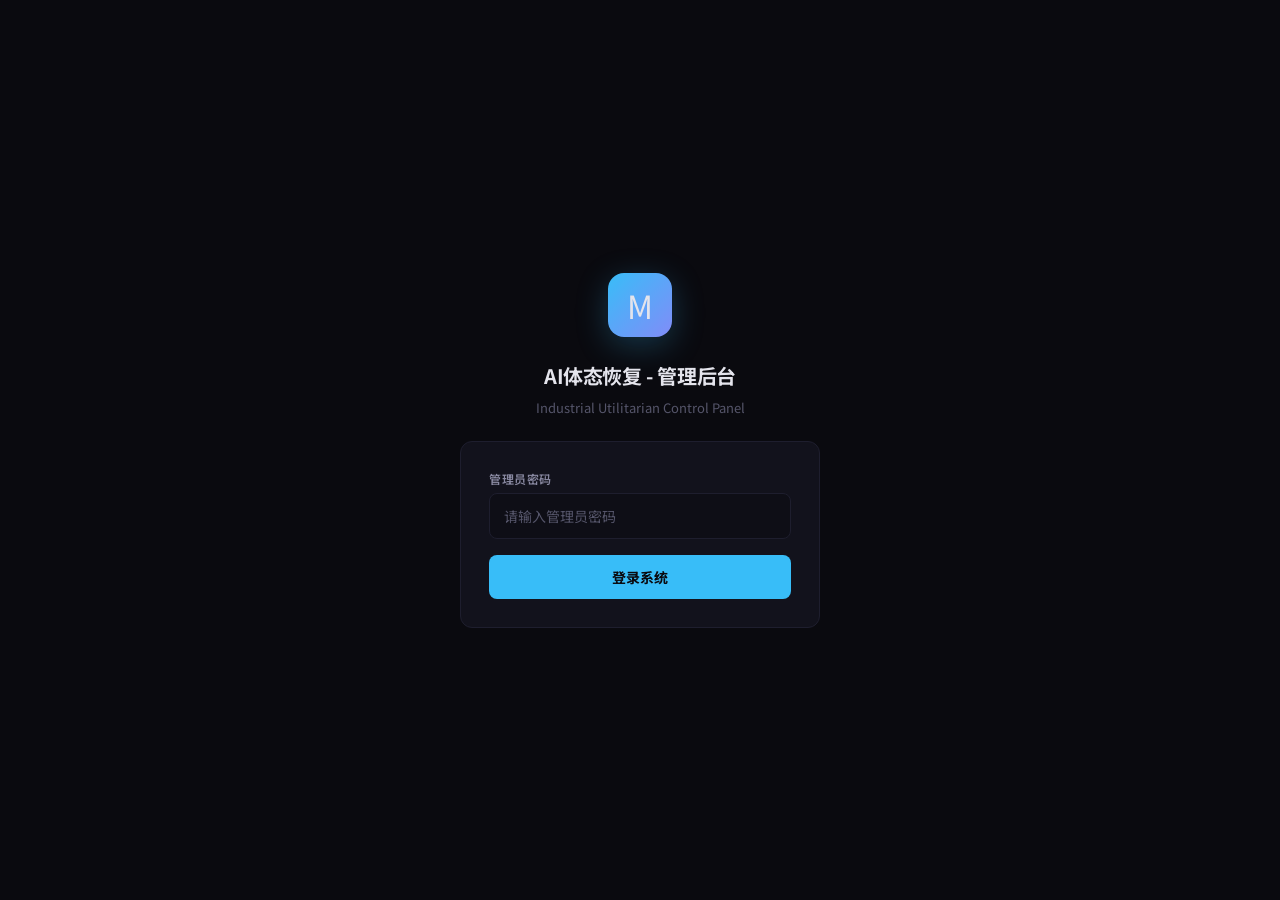
<file: admin.html>
<!DOCTYPE html>
<html lang="zh-CN">
<head>
  <meta charset="UTF-8">
  <meta name="viewport" content="width=device-width, initial-scale=1.0">
  <title>AI体态恢复 - 后台管理</title>
  <link rel="preconnect" href="https://fonts.googleapis.com">
  <link rel="preconnect" href="https://fonts.gstatic.com" crossorigin>
  <link href="https://fonts.googleapis.com/css2?family=JetBrains+Mono:wght@400;600;700&family=Noto+Sans+SC:wght@300;400;500;600;700&display=swap" rel="stylesheet">
  <style>
    /* ===== CSS 变量 ===== */
    :root {
      --bg-primary: #0a0a0f;
      --bg-secondary: #0e0e16;
      --bg-card: #12121c;
      --bg-hover: #181825;
      --bg-active: #1e1e30;
      --border-color: #1e1e2e;
      --border-light: #2a2a3e;
      --text-primary: #e4e4ec;
      --text-secondary: #8888a0;
      --text-tertiary: #55556a;
      --accent: #38bdf8;
      --accent-dim: rgba(56, 189, 248, 0.12);
      --accent-hover: #5cc8fa;
      --success: #34d399;
      --success-dim: rgba(52, 211, 153, 0.12);
      --danger: #f87171;
      --danger-dim: rgba(248, 113, 113, 0.12);
      --warning: #fbbf24;
      --warning-dim: rgba(251, 191, 36, 0.12);
      --mono: 'JetBrains Mono', monospace;
      --sans: 'Noto Sans SC', -apple-system, BlinkMacSystemFont, sans-serif;
      --sidebar-width: 220px;
    }

    /* ===== 基础重置 ===== */
    *, *::before, *::after { box-sizing: border-box; margin: 0; padding: 0; }
    html { font-size: 14px; }
    body {
      font-family: var(--sans);
      background: var(--bg-primary);
      color: var(--text-primary);
      min-height: 100vh;
      overflow-x: hidden;
    }
    ::-webkit-scrollbar { width: 6px; }
    ::-webkit-scrollbar-track { background: var(--bg-secondary); }
    ::-webkit-scrollbar-thumb { background: var(--border-light); border-radius: 3px; }
    ::-webkit-scrollbar-thumb:hover { background: var(--text-tertiary); }
    input, button, select { font-family: inherit; }

    /* ===== 登录页 ===== */
    .login-overlay {
      position: fixed; inset: 0;
      background: var(--bg-primary);
      display: flex; align-items: center; justify-content: center;
      z-index: 9999;
      flex-direction: column;
      gap: 24px;
    }
    .login-overlay.hidden { display: none; }
    .login-logo {
      width: 64px; height: 64px;
      border-radius: 16px;
      background: linear-gradient(135deg, var(--accent), #818cf8);
      display: flex; align-items: center; justify-content: center;
      font-size: 32px;
      box-shadow: 0 8px 32px rgba(56, 189, 248, 0.25);
      animation: loginPulse 2s ease-in-out infinite;
    }
    @keyframes loginPulse {
      0%, 100% { box-shadow: 0 8px 32px rgba(56, 189, 248, 0.25); }
      50% { box-shadow: 0 8px 48px rgba(56, 189, 248, 0.4); }
    }
    .login-title {
      font-size: 20px; font-weight: 700; color: var(--text-primary);
      letter-spacing: -0.02em;
    }
    .login-subtitle {
      font-size: 13px; color: var(--text-tertiary); margin-top: -16px;
    }
    .login-box {
      background: var(--bg-card);
      border: 1px solid var(--border-color);
      border-radius: 12px;
      padding: 28px;
      width: 360px;
      animation: loginSlideUp 0.5s ease;
    }
    @keyframes loginSlideUp {
      from { opacity: 0; transform: translateY(20px); }
      to { opacity: 1; transform: translateY(0); }
    }
    .login-field {
      margin-bottom: 16px;
    }
    .login-field label {
      display: block;
      font-size: 12px; font-weight: 600;
      color: var(--text-secondary);
      margin-bottom: 6px;
      text-transform: uppercase;
      letter-spacing: 0.05em;
    }
    .login-field input {
      width: 100%;
      padding: 12px 14px;
      background: var(--bg-secondary);
      border: 1px solid var(--border-color);
      border-radius: 8px;
      color: var(--text-primary);
      font-size: 14px;
      outline: none;
      transition: border-color 0.2s;
    }
    .login-field input:focus {
      border-color: var(--accent);
    }
    .login-field input::placeholder {
      color: var(--text-tertiary);
    }
    .login-error {
      font-size: 12px; color: var(--danger);
      margin-top: 8px; display: none;
    }
    .login-error.show { display: block; }
    .login-btn {
      width: 100%;
      padding: 12px;
      background: var(--accent);
      color: #0a0a0f;
      border: none;
      border-radius: 8px;
      font-size: 14px;
      font-weight: 700;
      cursor: pointer;
      transition: all 0.2s;
    }
    .login-btn:hover { background: var(--accent-hover); }
    .login-btn:active { transform: scale(0.98); }

    /* ===== 布局：侧边栏 + 内容区 ===== */
    .app-layout {
      display: flex;
      min-height: 100vh;
    }
    .app-layout.hidden { display: none; }

    /* ===== 侧边栏 ===== */
    .sidebar {
      width: var(--sidebar-width);
      background: var(--bg-secondary);
      border-right: 1px solid var(--border-color);
      position: fixed;
      top: 0; left: 0; bottom: 0;
      display: flex;
      flex-direction: column;
      z-index: 100;
    }
    .sidebar-brand {
      padding: 20px 16px;
      border-bottom: 1px solid var(--border-color);
      display: flex;
      align-items: center;
      gap: 10px;
    }
    .sidebar-brand-icon {
      width: 36px; height: 36px;
      border-radius: 10px;
      background: linear-gradient(135deg, var(--accent), #818cf8);
      display: flex; align-items: center; justify-content: center;
      font-size: 18px;
      flex-shrink: 0;
    }
    .sidebar-brand-text {
      font-size: 15px; font-weight: 700;
      color: var(--text-primary);
      letter-spacing: -0.01em;
    }
    .sidebar-brand-sub {
      font-size: 10px;
      color: var(--text-tertiary);
      font-weight: 500;
    }
    .sidebar-nav {
      flex: 1;
      padding: 12px 8px;
      display: flex;
      flex-direction: column;
      gap: 2px;
    }
    .nav-item {
      display: flex;
      align-items: center;
      gap: 10px;
      padding: 10px 12px;
      border-radius: 8px;
      cursor: pointer;
      transition: all 0.15s;
      font-size: 13px;
      font-weight: 500;
      color: var(--text-secondary);
      border: 1px solid transparent;
    }
    .nav-item:hover {
      background: var(--bg-hover);
      color: var(--text-primary);
    }
    .nav-item.active {
      background: var(--accent-dim);
      color: var(--accent);
      border-color: rgba(56, 189, 248, 0.2);
    }
    .nav-item-icon {
      width: 20px;
      text-align: center;
      font-size: 15px;
      flex-shrink: 0;
    }
    .nav-footer {
      padding: 12px 8px;
      border-top: 1px solid var(--border-color);
    }

    /* ===== 主内容区 ===== */
    .main-content {
      flex: 1;
      margin-left: var(--sidebar-width);
      padding: 24px 28px;
      min-height: 100vh;
    }
    .content-header {
      display: flex;
      align-items: center;
      justify-content: space-between;
      margin-bottom: 24px;
    }
    .content-title {
      font-size: 20px;
      font-weight: 700;
      letter-spacing: -0.02em;
    }
    .content-title-sub {
      font-size: 12px;
      color: var(--text-tertiary);
      margin-top: 2px;
    }
    .content-actions {
      display: flex;
      gap: 10px;
      align-items: center;
    }

    /* ===== 模块面板 ===== */
    .panel { display: none; }
    .panel.active { display: block; animation: panelFadeIn 0.35s ease; }
    @keyframes panelFadeIn {
      from { opacity: 0; transform: translateY(8px); }
      to { opacity: 1; transform: translateY(0); }
    }

    /* ===== Dashboard 统计卡片 ===== */
    .stat-grid {
      display: grid;
      grid-template-columns: repeat(4, 1fr);
      gap: 16px;
      margin-bottom: 28px;
    }
    .stat-card {
      background: var(--bg-card);
      border: 1px solid var(--border-color);
      border-radius: 10px;
      padding: 20px;
      animation: statSlideIn 0.5s ease backwards;
    }
    .stat-card:nth-child(1) { animation-delay: 0.05s; }
    .stat-card:nth-child(2) { animation-delay: 0.1s; }
    .stat-card:nth-child(3) { animation-delay: 0.15s; }
    .stat-card:nth-child(4) { animation-delay: 0.2s; }
    @keyframes statSlideIn {
      from { opacity: 0; transform: translateY(12px); }
      to { opacity: 1; transform: translateY(0); }
    }
    .stat-label {
      font-size: 12px;
      color: var(--text-tertiary);
      font-weight: 500;
      text-transform: uppercase;
      letter-spacing: 0.04em;
      margin-bottom: 8px;
    }
    .stat-value {
      font-family: var(--mono);
      font-size: 32px;
      font-weight: 700;
      line-height: 1;
      margin-bottom: 4px;
    }
    .stat-value.accent { color: var(--accent); }
    .stat-value.success { color: var(--success); }
    .stat-value.warning { color: var(--warning); }
    .stat-value.danger { color: var(--danger); }
    .stat-change {
      font-size: 11px;
      color: var(--text-tertiary);
      font-family: var(--mono);
    }

    /* ===== Dashboard 趋势区域 ===== */
    .trend-section {
      display: grid;
      grid-template-columns: 1fr 1fr;
      gap: 16px;
      margin-bottom: 28px;
    }
    .trend-card {
      background: var(--bg-card);
      border: 1px solid var(--border-color);
      border-radius: 10px;
      padding: 20px;
      animation: statSlideIn 0.5s ease backwards;
      animation-delay: 0.25s;
    }
    .trend-card h3 {
      font-size: 13px;
      font-weight: 600;
      color: var(--text-secondary);
      margin-bottom: 16px;
    }
    .trend-bar-group {
      display: flex;
      align-items: flex-end;
      gap: 4px;
      height: 80px;
    }
    .trend-bar {
      flex: 1;
      background: var(--accent-dim);
      border-radius: 3px 3px 0 0;
      min-height: 4px;
      transition: height 0.6s ease;
      position: relative;
    }
    .trend-bar::after {
      content: attr(data-val);
      position: absolute;
      bottom: -16px;
      left: 50%;
      transform: translateX(-50%);
      font-size: 9px;
      color: var(--text-tertiary);
      font-family: var(--mono);
    }
    .trend-bar.active { background: var(--accent); }
    .trend-bar-labels {
      display: flex;
      gap: 4px;
      margin-top: 20px;
    }
    .trend-bar-labels span {
      flex: 1;
      text-align: center;
      font-size: 9px;
      color: var(--text-tertiary);
    }
    .trend-summary {
      margin-top: 28px;
      padding-top: 12px;
      border-top: 1px solid var(--border-color);
      display: flex;
      justify-content: space-between;
    }
    .trend-summary-item {
      text-align: center;
    }
    .trend-summary-item .num {
      font-family: var(--mono);
      font-size: 18px;
      font-weight: 700;
      color: var(--text-primary);
    }
    .trend-summary-item .label {
      font-size: 11px;
      color: var(--text-tertiary);
      margin-top: 2px;
    }

    /* ===== 搜索/筛选栏 ===== */
    .toolbar {
      display: flex;
      gap: 10px;
      margin-bottom: 16px;
      align-items: center;
    }
    .search-input {
      flex: 1;
      max-width: 320px;
      padding: 9px 14px;
      padding-left: 34px;
      background: var(--bg-secondary);
      border: 1px solid var(--border-color);
      border-radius: 8px;
      color: var(--text-primary);
      font-size: 13px;
      outline: none;
      transition: border-color 0.2s;
      background-image: url("data:image/svg+xml,%3Csvg xmlns='http://www.w3.org/2000/svg' width='14' height='14' fill='%2355556a' viewBox='0 0 16 16'%3E%3Cpath d='M11.742 10.344a6.5 6.5 0 1 0-1.397 1.398h-.001l3.85 3.85a1 1 0 0 0 1.415-1.414l-3.85-3.85zm-5.242.156a5 5 0 1 1 0-10 5 5 0 0 1 0 10z'/%3E%3C/svg%3E");
      background-repeat: no-repeat;
      background-position: 12px center;
    }
    .search-input:focus { border-color: var(--accent); }
    .search-input::placeholder { color: var(--text-tertiary); }

    .filter-select {
      padding: 9px 14px;
      background: var(--bg-secondary);
      border: 1px solid var(--border-color);
      border-radius: 8px;
      color: var(--text-primary);
      font-size: 13px;
      outline: none;
      cursor: pointer;
    }
    .filter-select:focus { border-color: var(--accent); }

    /* ===== 数据表格 ===== */
    .data-table-wrap {
      background: var(--bg-card);
      border: 1px solid var(--border-color);
      border-radius: 10px;
      overflow: hidden;
    }
    .data-table {
      width: 100%;
      border-collapse: collapse;
    }
    .data-table thead {
      background: var(--bg-secondary);
    }
    .data-table th {
      padding: 12px 16px;
      font-size: 11px;
      font-weight: 600;
      color: var(--text-tertiary);
      text-transform: uppercase;
      letter-spacing: 0.05em;
      text-align: left;
      border-bottom: 1px solid var(--border-color);
      white-space: nowrap;
    }
    .data-table td {
      padding: 12px 16px;
      font-size: 13px;
      color: var(--text-secondary);
      border-bottom: 1px solid var(--border-color);
      vertical-align: middle;
    }
    .data-table tbody tr {
      transition: background 0.1s;
    }
    .data-table tbody tr:hover {
      background: var(--bg-hover);
    }
    .data-table tbody tr:last-child td {
      border-bottom: none;
    }
    .data-table .mono {
      font-family: var(--mono);
      color: var(--text-primary);
      font-weight: 600;
    }

    /* ===== 状态标签 ===== */
    .tag {
      display: inline-flex;
      align-items: center;
      padding: 3px 10px;
      border-radius: 6px;
      font-size: 11px;
      font-weight: 600;
      gap: 4px;
    }
    .tag-success { background: var(--success-dim); color: var(--success); }
    .tag-danger { background: var(--danger-dim); color: var(--danger); }
    .tag-warning { background: var(--warning-dim); color: var(--warning); }
    .tag-accent { background: var(--accent-dim); color: var(--accent); }
    .tag-default { background: var(--bg-hover); color: var(--text-tertiary); }

    /* ===== 操作按钮 ===== */
    .btn-sm {
      padding: 5px 12px;
      border-radius: 6px;
      border: 1px solid var(--border-color);
      background: transparent;
      color: var(--text-secondary);
      font-size: 12px;
      font-weight: 500;
      cursor: pointer;
      transition: all 0.15s;
    }
    .btn-sm:hover {
      background: var(--bg-hover);
      color: var(--text-primary);
      border-color: var(--border-light);
    }
    .btn-sm.primary {
      background: var(--accent-dim);
      color: var(--accent);
      border-color: rgba(56, 189, 248, 0.2);
    }
    .btn-sm.primary:hover {
      background: rgba(56, 189, 248, 0.2);
    }
    .btn-sm.danger {
      background: var(--danger-dim);
      color: var(--danger);
      border-color: rgba(248, 113, 113, 0.2);
    }
    .btn-sm.danger:hover {
      background: rgba(248, 113, 113, 0.2);
    }
    .btn-sm.success {
      background: var(--success-dim);
      color: var(--success);
      border-color: rgba(52, 211, 153, 0.2);
    }

    /* ===== 展开详情面板 ===== */
    .detail-row td {
      padding: 0 !important;
      border-bottom: 1px solid var(--border-color) !important;
    }
    .detail-panel {
      background: var(--bg-secondary);
      padding: 20px 24px;
      display: none;
      animation: detailSlide 0.25s ease;
    }
    .detail-panel.show { display: block; }
    @keyframes detailSlide {
      from { opacity: 0; max-height: 0; }
      to { opacity: 1; max-height: 500px; }
    }
    .detail-grid {
      display: grid;
      grid-template-columns: repeat(3, 1fr);
      gap: 16px;
    }
    .detail-item {
      display: flex;
      flex-direction: column;
      gap: 4px;
    }
    .detail-item-label {
      font-size: 11px;
      color: var(--text-tertiary);
      font-weight: 600;
      text-transform: uppercase;
      letter-spacing: 0.04em;
    }
    .detail-item-value {
      font-size: 13px;
      color: var(--text-primary);
      font-weight: 500;
    }
    .detail-item-value.mono {
      font-family: var(--mono);
    }
    .detail-section-title {
      font-size: 13px;
      font-weight: 700;
      color: var(--accent);
      margin: 16px 0 10px;
      padding-top: 12px;
      border-top: 1px solid var(--border-color);
    }
    .detail-tags {
      display: flex;
      flex-wrap: wrap;
      gap: 6px;
      margin-top: 4px;
    }
    .detail-tag {
      padding: 4px 10px;
      background: var(--danger-dim);
      color: var(--danger);
      border-radius: 6px;
      font-size: 12px;
      font-weight: 600;
    }
    .detail-tag.good {
      background: var(--success-dim);
      color: var(--success);
    }
    .detail-text {
      font-size: 13px;
      color: var(--text-secondary);
      line-height: 1.7;
      white-space: pre-wrap;
      max-height: 120px;
      overflow-y: auto;
    }

    /* ===== 报告评分环 ===== */
    .report-score-ring {
      width: 80px; height: 80px;
      border-radius: 50%;
      display: flex; align-items: center; justify-content: center;
      position: relative;
      flex-shrink: 0;
    }
    .report-score-ring svg {
      position: absolute; inset: 0;
      transform: rotate(-90deg);
    }
    .report-score-ring circle {
      fill: none;
      stroke-width: 5;
    }
    .report-score-ring .ring-bg { stroke: var(--border-color); }
    .report-score-ring .ring-fill {
      stroke: var(--accent);
      stroke-linecap: round;
      transition: stroke-dashoffset 0.8s ease;
    }
    .report-score-num {
      font-family: var(--mono);
      font-size: 22px;
      font-weight: 700;
      color: var(--text-primary);
      z-index: 1;
    }

    /* ===== 打卡记录时间线 ===== */
    .checkin-timeline {
      display: grid;
      grid-template-columns: repeat(auto-fill, minmax(60px, 1fr));
      gap: 6px;
      margin-top: 10px;
    }
    .checkin-day {
      text-align: center;
      padding: 6px 2px;
      border-radius: 6px;
      font-size: 11px;
    }
    .checkin-day .day-num {
      font-family: var(--mono);
      font-weight: 700;
      font-size: 13px;
      display: block;
      margin-bottom: 2px;
    }
    .checkin-day.checked {
      background: var(--success-dim);
      color: var(--success);
    }
    .checkin-day.missed {
      background: var(--danger-dim);
      color: var(--danger);
    }
    .checkin-day.leave {
      background: var(--warning-dim);
      color: var(--warning);
    }
    .checkin-day.pending {
      background: var(--bg-hover);
      color: var(--text-tertiary);
    }
    .checkin-day.future {
      background: transparent;
      color: var(--text-tertiary);
      opacity: 0.4;
    }

    /* ===== 空状态 ===== */
    .empty-state {
      text-align: center;
      padding: 60px 20px;
      color: var(--text-tertiary);
    }
    .empty-state-icon {
      font-size: 48px;
      margin-bottom: 12px;
      opacity: 0.5;
    }
    .empty-state-text {
      font-size: 14px;
      font-weight: 500;
    }
    .empty-state-sub {
      font-size: 12px;
      margin-top: 4px;
    }

    /* ===== 退出按钮 ===== */
    .logout-btn {
      display: flex;
      align-items: center;
      gap: 10px;
      padding: 10px 12px;
      border-radius: 8px;
      cursor: pointer;
      transition: all 0.15s;
      font-size: 13px;
      font-weight: 500;
      color: var(--danger);
      background: none;
      border: none;
      width: 100%;
      text-align: left;
    }
    .logout-btn:hover {
      background: var(--danger-dim);
    }

    /* ===== 加载动画 ===== */
    @keyframes staggerFadeIn {
      from { opacity: 0; transform: translateY(8px); }
      to { opacity: 1; transform: translateY(0); }
    }

    /* ===== 响应式 ===== */
    @media (max-width: 1200px) {
      .stat-grid { grid-template-columns: repeat(2, 1fr); }
      .trend-section { grid-template-columns: 1fr; }
    }
    @media (max-width: 768px) {
      .sidebar { display: none; }
      .main-content { margin-left: 0; padding: 16px; }
      .stat-grid { grid-template-columns: 1fr 1fr; }
      .detail-grid { grid-template-columns: 1fr 1fr; }
    }
  </style>
</head>
<body>

  <!-- ===== 登录覆盖层 ===== -->
  <div class="login-overlay" id="loginOverlay">
    <div class="login-logo">M</div>
    <div class="login-title">AI体态恢复 - 管理后台</div>
    <div class="login-subtitle">Industrial Utilitarian Control Panel</div>
    <div class="login-box">
      <div class="login-field">
        <label>管理员密码</label>
        <input type="password" id="adminPassword" placeholder="请输入管理员密码" autocomplete="off">
      </div>
      <div class="login-error" id="loginError">密码错误，请重试</div>
      <button class="login-btn" id="loginBtn">登录系统</button>
    </div>
  </div>

  <!-- ===== 应用布局 ===== -->
  <div class="app-layout hidden" id="appLayout">
    <!-- 侧边栏 -->
    <aside class="sidebar">
      <div class="sidebar-brand">
        <div class="sidebar-brand-icon">M</div>
        <div>
          <div class="sidebar-brand-text">AI体态恢复</div>
          <div class="sidebar-brand-sub">ADMIN PANEL</div>
        </div>
      </div>
      <nav class="sidebar-nav">
        <div class="nav-item active" data-panel="dashboard" onclick="switchPanel('dashboard')">
          <span class="nav-item-icon">&#9632;</span>
          <span>数据总览</span>
        </div>
        <div class="nav-item" data-panel="users" onclick="switchPanel('users')">
          <span class="nav-item-icon">&#9786;</span>
          <span>顾客管理</span>
        </div>
        <div class="nav-item" data-panel="reports" onclick="switchPanel('reports')">
          <span class="nav-item-icon">&#9776;</span>
          <span>评估报告</span>
        </div>
        <div class="nav-item" data-panel="challenges" onclick="switchPanel('challenges')">
          <span class="nav-item-icon">&#9883;</span>
          <span>训练挑战</span>
        </div>
      </nav>
      <div class="nav-footer">
        <button class="logout-btn" onclick="doLogout()">
          <span class="nav-item-icon">&#9211;</span>
          <span>退出登录</span>
        </button>
      </div>
    </aside>

    <!-- 主内容区 -->
    <main class="main-content">

      <!-- ===== 面板1：数据总览 Dashboard ===== -->
      <div class="panel active" id="panel-dashboard">
        <div class="content-header">
          <div>
            <div class="content-title">数据总览</div>
            <div class="content-title-sub">实时数据概览与趋势分析</div>
          </div>
          <div class="content-actions">
            <button class="btn-sm primary" onclick="refreshAllData()">刷新数据</button>
          </div>
        </div>

        <!-- 统计卡片 -->
        <div class="stat-grid" id="statGrid">
          <div class="stat-card">
            <div class="stat-label">总用户数</div>
            <div class="stat-value accent" id="statTotalUsers">0</div>
            <div class="stat-change" id="statTotalUsersChange">--</div>
          </div>
          <div class="stat-card">
            <div class="stat-label">今日新增</div>
            <div class="stat-value success" id="statTodayNew">0</div>
            <div class="stat-change" id="statTodayNewChange">--</div>
          </div>
          <div class="stat-card">
            <div class="stat-label">活跃挑战数</div>
            <div class="stat-value warning" id="statActiveChallenges">0</div>
            <div class="stat-change" id="statActiveChallengesChange">--</div>
          </div>
          <div class="stat-card">
            <div class="stat-label">平均评分</div>
            <div class="stat-value danger" id="statAvgScore">--</div>
            <div class="stat-change" id="statAvgScoreChange">--</div>
          </div>
        </div>

        <!-- 趋势区域 -->
        <div class="trend-section">
          <div class="trend-card">
            <h3>近7日新增用户</h3>
            <div class="trend-bar-group" id="trendUsersBar"></div>
            <div class="trend-bar-labels" id="trendUsersLabels"></div>
          </div>
          <div class="trend-card">
            <h3>近7日评估报告</h3>
            <div class="trend-bar-group" id="trendReportsBar"></div>
            <div class="trend-bar-labels" id="trendReportsLabels"></div>
          </div>
        </div>

        <!-- 汇总统计 -->
        <div class="trend-card" style="animation-delay: 0.3s;">
          <h3>汇总统计</h3>
          <div class="trend-summary" id="trendSummary">
          </div>
        </div>
      </div>

      <!-- ===== 面板2：顾客管理 ===== -->
      <div class="panel" id="panel-users">
        <div class="content-header">
          <div>
            <div class="content-title">顾客管理</div>
            <div class="content-title-sub">管理注册顾客账号信息</div>
          </div>
        </div>

        <div class="toolbar">
          <input type="text" class="search-input" id="userSearch" placeholder="搜索手机号..." oninput="filterUsers()">
          <select class="filter-select" id="userStatusFilter" onchange="filterUsers()">
            <option value="all">全部状态</option>
            <option value="active">正常</option>
            <option value="disabled">已禁用</option>
          </select>
        </div>

        <div class="data-table-wrap">
          <table class="data-table">
            <thead>
              <tr>
                <th>手机号</th>
                <th>注册时间</th>
                <th>最后登录</th>
                <th>状态</th>
                <th>操作</th>
              </tr>
            </thead>
            <tbody id="usersTableBody">
            </tbody>
          </table>
        </div>
        <div class="empty-state" id="usersEmpty" style="display:none;">
          <div class="empty-state-icon">&#9786;</div>
          <div class="empty-state-text">暂无注册顾客</div>
          <div class="empty-state-sub">顾客通过手机号登录后将自动注册</div>
        </div>
      </div>

      <!-- ===== 面板3：评估报告 ===== -->
      <div class="panel" id="panel-reports">
        <div class="content-header">
          <div>
            <div class="content-title">评估报告</div>
            <div class="content-title-sub">查看所有顾客的体态评估报告</div>
          </div>
        </div>

        <div class="toolbar">
          <input type="text" class="search-input" id="reportSearch" placeholder="搜索手机号或姓名..." oninput="filterReports()">
          <select class="filter-select" id="reportScoreFilter" onchange="filterReports()">
            <option value="all">全部评分</option>
            <option value="good">良好 (>=80)</option>
            <option value="fair">一般 (60-79)</option>
            <option value="poor">需改善 (<60)</option>
          </select>
        </div>

        <div class="data-table-wrap">
          <table class="data-table">
            <thead>
              <tr>
                <th>顾客</th>
                <th>评估时间</th>
                <th>评分</th>
                <th>等级</th>
                <th>问题数</th>
                <th>操作</th>
              </tr>
            </thead>
            <tbody id="reportsTableBody">
            </tbody>
          </table>
        </div>
        <div class="empty-state" id="reportsEmpty" style="display:none;">
          <div class="empty-state-icon">&#9776;</div>
          <div class="empty-state-text">暂无评估报告</div>
          <div class="empty-state-sub">顾客完成评估后将生成报告</div>
        </div>
      </div>

      <!-- ===== 面板4：训练挑战 ===== -->
      <div class="panel" id="panel-challenges">
        <div class="content-header">
          <div>
            <div class="content-title">训练挑战</div>
            <div class="content-title-sub">查看所有顾客的挑战参与情况</div>
          </div>
        </div>

        <div class="toolbar">
          <input type="text" class="search-input" id="challengeSearch" placeholder="搜索手机号..." oninput="filterChallenges()">
          <select class="filter-select" id="challengeStatusFilter" onchange="filterChallenges()">
            <option value="all">全部状态</option>
            <option value="active">进行中</option>
            <option value="completed">已完成</option>
          </select>
        </div>

        <div class="data-table-wrap">
          <table class="data-table">
            <thead>
              <tr>
                <th>顾客</th>
                <th>挑战类型</th>
                <th>计划档位</th>
                <th>进度</th>
                <th>状态</th>
                <th>操作</th>
              </tr>
            </thead>
            <tbody id="challengesTableBody">
            </tbody>
          </table>
        </div>
        <div class="empty-state" id="challengesEmpty" style="display:none;">
          <div class="empty-state-icon">&#9883;</div>
          <div class="empty-state-text">暂无挑战记录</div>
          <div class="empty-state-sub">顾客参加挑战后将显示记录</div>
        </div>
      </div>

    </main>
  </div>

  <script>
    // ===== 管理员登录 =====
    const ADMIN_PASSWORD = 'admin888';

    document.getElementById('loginBtn').addEventListener('click', function() {
      const pwd = document.getElementById('adminPassword').value;
      if (pwd === ADMIN_PASSWORD) {
        sessionStorage.setItem('admin_logged_in', 'true');
        document.getElementById('loginOverlay').classList.add('hidden');
        document.getElementById('appLayout').classList.remove('hidden');
        document.getElementById('loginError').classList.remove('show');
        // 加载数据
        refreshAllData();
      } else {
        document.getElementById('loginError').classList.add('show');
      }
    });

    // 回车登录
    document.getElementById('adminPassword').addEventListener('keydown', function(e) {
      if (e.key === 'Enter') {
        document.getElementById('loginBtn').click();
      }
    });

    // 检查是否已登录
    if (sessionStorage.getItem('admin_logged_in') === 'true') {
      document.getElementById('loginOverlay').classList.add('hidden');
      document.getElementById('appLayout').classList.remove('hidden');
      document.addEventListener('DOMContentLoaded', function() {
        refreshAllData();
      });
    }

    // 退出登录
    function doLogout() {
      sessionStorage.removeItem('admin_logged_in');
      document.getElementById('loginOverlay').classList.remove('hidden');
      document.getElementById('appLayout').classList.add('hidden');
      document.getElementById('adminPassword').value = '';
    }

    // ===== 面板切换 =====
    function switchPanel(name) {
      // 更新导航高亮
      document.querySelectorAll('.nav-item').forEach(function(item) {
        item.classList.toggle('active', item.dataset.panel === name);
      });
      // 切换面板显示
      document.querySelectorAll('.panel').forEach(function(panel) {
        panel.classList.remove('active');
      });
      document.getElementById('panel-' + name).classList.add('active');

      // 切换到对应面板时刷新数据
      if (name === 'users') renderUsers();
      if (name === 'reports') renderReports();
      if (name === 'challenges') renderChallenges();
      if (name === 'dashboard') refreshDashboard();
    }

    // ===== 数据读取工具 =====
    function getUsers() {
      return JSON.parse(localStorage.getItem('ai_posture_users') || '[]');
    }

    function formalReportMetrics(report) {
      return Array.isArray(report.metrics) ? report.metrics : (Array.isArray(report.postureMetrics) ? report.postureMetrics : []);
    }

    function hasFormalScoringSource(report) {
      var scoring = report && report.scoring;
      var metrics = formalReportMetrics(report);
      if (!scoring || typeof scoring !== 'object' || Array.isArray(scoring)) return false;
      if (!Array.isArray(metrics) || metrics.length === 0) return false;
      var metricKeys = metrics.map(function(metric) { return metric && metric.metric_key; });
      if (Number(scoring.final_score) !== Number(report.score)) return false;
      if (String(scoring.risk_level || '') !== String(report.riskLevel || '')) return false;
      if (Number(scoring.source_metric_count) !== metrics.length) return false;
      if (JSON.stringify(scoring.source_metric_keys || []) !== JSON.stringify(metricKeys)) return false;
      if (typeof scoring.metric_source_signature !== 'string' || !/^[a-f0-9]{64}$/i.test(scoring.metric_source_signature)) return false;
      if (!Array.isArray(scoring.deductions)) return false;
      return true;
    }

    var REQUIRED_ADMIN_VIEW_ANGLES = {
      front: 0,
      right_front: 45,
      right_side: 90,
      right_back: 135,
      back: 180,
      left_back: 225,
      left_side: 270,
      left_front: 315
    };

    function expectedAdminSideDepthDirection(viewName) {
      if (['right_front', 'right_side', 'right_back'].indexOf(viewName) >= 0) return 'right';
      if (['left_front', 'left_side', 'left_back'].indexOf(viewName) >= 0) return 'left';
      return null;
    }

    function hasFormalPhotoQualityDirection(photo, expectedAngle) {
      var viewName = photo && photo.view_name;
      var quality = photo && photo.quality_result;
      var checks = quality && quality.checks;
      if (!quality || quality.generated_from_mock !== false || quality.valid !== true || !checks) return false;
      var requiredFields = [
        'expected_angle',
        'angle_delta',
        'angle_metadata_consistent',
        'shoulder_width_ratio',
        'hip_width_ratio',
        'face_visibility',
        'expected_side_depth_direction',
        'detected_side_depth_direction',
        'side_depth_signal',
        'side_depth_consistent',
        'side_depth_left_z',
        'side_depth_right_z',
        'view_angle_consistent'
      ];
      if (!requiredFields.every(function(field) { return Object.prototype.hasOwnProperty.call(checks, field); })) return false;
      if (Number(checks.expected_angle) !== Number(expectedAngle) || Number(checks.angle_delta) > 3 || checks.angle_metadata_consistent !== true) return false;
      if (checks.view_angle_consistent !== true) return false;
      var maskQuality = checks.segmentation_mask_quality;
      if (!maskQuality || maskQuality.valid !== true || maskQuality.generated_from_mock !== false) return false;
      if (maskQuality.source !== 'mediapipe_pose_segmentation_mask_pixels_and_keypoints') return false;
      if (Number(maskQuality.keypoint_coverage_ratio) < 0.72) return false;
      if (!Array.isArray(maskQuality.checked_keypoint_indexes) || maskQuality.checked_keypoint_indexes.length < 6) return false;
      var expectedSide = expectedAdminSideDepthDirection(viewName);
      if (checks.expected_side_depth_direction !== expectedSide) return false;
      if (expectedSide && (checks.detected_side_depth_direction !== expectedSide || checks.side_depth_consistent !== true)) return false;
      if (!expectedSide && checks.side_depth_consistent === false) return false;
      return true;
    }

    var REQUIRED_FORMAL_METRIC_SOURCES = {
      shoulder_height_diff: { viewGroups: [['front'], ['back']], keypoints: [11, 12] },
      head_lateral_shift: { viewGroups: [['front'], ['back']], keypoints: [0, 11, 12, 23, 24] },
      forward_head_posture: { viewGroups: [['left_side'], ['right_side']], keypoints: [7, 8, 11, 12, 23, 24] },
      rounded_shoulder_risk: { viewGroups: [['left_side'], ['right_side']], keypoints: [11, 12, 23, 24] },
      pelvic_obliquity: { viewGroups: [['front'], ['back']], keypoints: [23, 24] },
      pelvic_anterior_tilt: { viewGroups: [['left_side'], ['right_side']], keypoints: [11, 12, 23, 24, 25, 26] },
      trunk_lean: { viewGroups: [['front'], ['back']], keypoints: [11, 12, 23, 24] },
      knee_valgus: { viewGroups: [['front']], keypoints: [23, 24, 25, 26, 27, 28] },
      knee_hyperextension: { viewGroups: [['left_side'], ['right_side']], keypoints: [23, 24, 25, 26, 27, 28] },
      ankle_alignment: { viewGroups: [['front']], keypoints: [25, 26, 27, 28, 31, 32] }
    };

    function sameAdminSetValues(actual, expected) {
      if (!Array.isArray(actual) || !Array.isArray(expected) || actual.length !== expected.length) return false;
      var normalizedActual = actual.map(function(item) { return String(item); }).sort();
      var normalizedExpected = expected.map(function(item) { return String(item); }).sort();
      return normalizedActual.every(function(item, index) { return item === normalizedExpected[index]; });
    }

    var REQUIRED_DEFORMATION_METRIC_BINDINGS = {
      shoulder_tilt: { metricKey: 'shoulder_height_diff', scale: 100 },
      pelvis_tilt: { metricKey: 'pelvic_anterior_tilt', scale: 120 },
      pelvis_side_tilt: { metricKey: 'pelvic_obliquity', scale: 120 },
      head_forward: { metricKey: 'forward_head_posture', scale: 80 },
      head_lateral: { metricKey: 'head_lateral_shift', scale: 100 },
      trunk_lean: { metricKey: 'trunk_lean', scale: 100 },
      rounded_shoulder: { metricKey: 'rounded_shoulder_risk', scale: 90 },
      knee_valgus: { metricKey: 'knee_valgus', scale: 100 },
      knee_hyperextension: { metricKey: 'knee_hyperextension', scale: 80 },
      ankle_alignment: { metricKey: 'ankle_alignment', scale: 100 }
    };

    function hasFormalDeformationMetricEvidence(evidence, bodyParams) {
      if (!evidence || typeof evidence !== 'object' || Array.isArray(evidence)) return false;
      if (!bodyParams || typeof bodyParams !== 'object' || Array.isArray(bodyParams)) return false;
      var requiredFields = Object.keys(REQUIRED_DEFORMATION_METRIC_BINDINGS);
      if (!sameAdminSetValues(Object.keys(evidence), requiredFields)) return false;
      return requiredFields.every(function(field) {
        var item = evidence[field];
        var binding = REQUIRED_DEFORMATION_METRIC_BINDINGS[field];
        if (!item || typeof item !== 'object' || Array.isArray(item)) return false;
        if (item.generated_from_mock !== false || item.source !== 'posture_metrics') return false;
        if (item.body_param_field !== field || item.metric_key !== binding.metricKey) return false;
        if (item.reliable !== true || Number(item.scale_divisor) !== binding.scale) return false;
        var expected = Number(bodyParams[field]);
        var bodyValue = Number(item.body_param_value);
        var rawValue = Number(item.metric_raw_value);
        if (!Number.isFinite(expected) || !Number.isFinite(bodyValue) || Math.abs(expected - bodyValue) > 0.000001) return false;
        if (!Number.isFinite(rawValue) || Math.abs(expected - rawValue / binding.scale) > 0.000001) return false;
        return Array.isArray(item.source_views) && item.source_views.length > 0
          && Array.isArray(item.source_keypoints) && item.source_keypoints.length > 0;
      });
    }

    function hasFormalBodyDeformationEvidenceAgainstMetrics(report) {
      var bodyParams = report && report.bodyParams;
      if (!bodyParams || bodyParams.deformation_source_status !== 'complete') return false;
      if (Array.isArray(bodyParams.missing_deformation_metrics) && bodyParams.missing_deformation_metrics.length > 0) return false;
      if (!hasFormalDeformationMetricEvidence(bodyParams.deformation_metric_evidence, bodyParams)) return false;
      var metrics = formalReportMetrics(report);
      var metricByKey = {};
      metrics.forEach(function(metric) {
        if (metric && metric.metric_key) metricByKey[metric.metric_key] = metric;
      });
      return Object.keys(REQUIRED_DEFORMATION_METRIC_BINDINGS).every(function(field) {
        var item = bodyParams.deformation_metric_evidence[field];
        var binding = REQUIRED_DEFORMATION_METRIC_BINDINGS[field];
        var metric = metricByKey[binding.metricKey];
        var metricEvidence = metric && metric.evidence;
        var metricRaw = metric && (metric.raw == null ? metric.value : metric.raw);
        if (!metric || !metricEvidence) return false;
        if (item.metric_key !== metric.metric_key || item.metric_name !== metric.metric_name) return false;
        if (Number(item.metric_raw_value) !== Number(metricRaw) || !Number.isFinite(Number(metricRaw))) return false;
        if (item.reliable !== metric.reliable) return false;
        if (!sameAdminSetValues(item.source_views || [], metricEvidence.views || [])) return false;
        return sameAdminSetValues(item.source_keypoints || [], metricEvidence.keypoints || []);
      });
    }

    function hasFormalModelFittingDeformationEvidence(report) {
      var modelFitting = report && report.modelFitting;
      var bodyParams = report && report.bodyParams;
      if (!modelFitting || !bodyParams) return false;
      if (!hasFormalModelFittingKeypointSources(modelFitting)) return false;
      if (modelFitting.deformation_source_status !== 'complete') return false;
      if (modelFitting.deformation_source_status !== bodyParams.deformation_source_status) return false;
      if (!hasFormalDeformationMetricEvidence(modelFitting.deformation_metric_evidence, bodyParams)) return false;
      if (JSON.stringify(modelFitting.deformation_metric_evidence || {}) !== JSON.stringify(bodyParams.deformation_metric_evidence || {})) return false;
      var requiredFields = Object.keys(REQUIRED_DEFORMATION_METRIC_BINDINGS);
      var fields = modelFitting.metric_deformation_fields;
      if (!fields || typeof fields !== 'object' || Array.isArray(fields)) return false;
      if (!sameAdminSetValues(Object.keys(fields), requiredFields)) return false;
      var fieldValuesMatch = requiredFields.every(function(field) {
        var fittingValue = Number(fields[field]);
        var bodyValue = Number(bodyParams[field]);
        return Number.isFinite(fittingValue) && Number.isFinite(bodyValue) && Math.abs(fittingValue - bodyValue) <= 0.000001;
      });
      if (!fieldValuesMatch) return false;
      var deformationConstraint = (modelFitting.constraints || {}).posture_deformation_constraint || {};
      if (!sameAdminSetValues(deformationConstraint.deformation_fields || [], requiredFields)) return false;
      return sameAdminSetValues(deformationConstraint.deformation_metric_evidence_fields || [], requiredFields)
        && hasFormalFittingOptimization(modelFitting.fitting_optimization, modelFitting.body_params_source_fields);
    }

    function hasFormalFittingOptimization(optimization, bodyParams) {
      if (!optimization || optimization.generated_from_mock !== false) return false;
      if (['converged', 'stationary'].indexOf(optimization.status) < 0) return false;
      if (optimization.method !== 'deterministic_multiview_coordinate_descent') return false;
      if (optimization.objective !== 'weighted_keypoint_silhouette_proportion_ground_contact_loss') return false;
      var requiredViews = Object.keys(REQUIRED_ADMIN_VIEW_ANGLES);
      if (!sameAdminSetValues(optimization.source_views || [], requiredViews)) return false;
      var maskHashes = optimization.mask_hashes;
      if (!maskHashes || !sameAdminSetValues(Object.keys(maskHashes), requiredViews)) return false;
      if (Object.keys(maskHashes).some(function(view) { return typeof maskHashes[view] !== 'string' || maskHashes[view].length !== 64; })) return false;
      var initialLoss = optimization.initial_loss;
      var finalLoss = optimization.final_loss;
      if (!initialLoss || !finalLoss || !Number.isFinite(Number(initialLoss.total_loss)) || !Number.isFinite(Number(finalLoss.total_loss))) return false;
      if (Number(finalLoss.total_loss) > Number(initialLoss.total_loss) + 0.000001) return false;
      if (!Array.isArray(initialLoss.per_view) || !Array.isArray(finalLoss.per_view)) return false;
      if (!sameAdminSetValues(initialLoss.per_view.map(function(item) { return item.view_name; }), requiredViews)) return false;
      if (!sameAdminSetValues(finalLoss.per_view.map(function(item) { return item.view_name; }), requiredViews)) return false;
      var finalParams = optimization.final_params || {};
      return ['shoulder_width', 'hip_width', 'body_depth', 'thigh_length', 'calf_length', 'leg_length'].every(function(key) {
        return Number.isFinite(Number(finalParams[key])) && Math.abs(Number(finalParams[key]) - Number(bodyParams[key])) <= 0.000001;
      }) && Math.abs(Number(finalParams.leg_length) - Number((Number(finalParams.thigh_length) + Number(finalParams.calf_length)).toFixed(4))) <= 0.000001;
    }

    function hasFormalModelFittingKeypointSources(modelFitting) {
      var fixedViews = modelFitting && modelFitting.fixed_camera_views;
      if (!Array.isArray(fixedViews) || fixedViews.length !== 8) return false;
      return fixedViews.every(function(record) {
        if (!record || record.has_keypoints !== true) return false;
        if (!Number.isFinite(Number(record.keypoint_count)) || Number(record.keypoint_count) <= 0) return false;
        if (!Array.isArray(record.source_keypoint_indexes) || record.source_keypoint_indexes.length < 8) return false;
        if (record.source_keypoint_count !== record.source_keypoint_indexes.length) return false;
        if (record.source_keypoint_count !== record.visible_keypoint_count) return false;
        var confidenceSummary = record.source_keypoint_confidence_summary;
        if (!confidenceSummary || typeof confidenceSummary !== 'object' || Array.isArray(confidenceSummary)) return false;
        if (confidenceSummary.source !== 'mediapipe_visible_keypoints') return false;
        if (confidenceSummary.confidence_threshold !== 0.35 || confidenceSummary.count !== record.source_keypoint_count) return false;
        if (!adminFiniteProjectionError(confidenceSummary.min) || !adminFiniteProjectionError(confidenceSummary.mean)) return false;
        if (Number(confidenceSummary.min) < 0.35 || Number(confidenceSummary.mean) < 0.35) return false;
        return typeof record.source_keypoint_coordinate_hash === 'string' && record.source_keypoint_coordinate_hash.length === 64;
      });
    }

    function hasFormalMetricEvidence(report) {
      var metrics = formalReportMetrics(report);
      if (!Array.isArray(metrics) || metrics.length < Object.keys(REQUIRED_FORMAL_METRIC_SOURCES).length) return false;
      var metricByKey = {};
      metrics.forEach(function(metric) {
        if (metric && metric.metric_key) metricByKey[metric.metric_key] = metric;
      });
      return Object.keys(REQUIRED_FORMAL_METRIC_SOURCES).every(function(metricKey) {
        var metric = metricByKey[metricKey];
        var expected = REQUIRED_FORMAL_METRIC_SOURCES[metricKey];
        var evidence = metric && metric.evidence;
        if (!metric || typeof metric.reliable !== 'boolean' || !evidence) return false;
        if (!expected.viewGroups.some(function(group) { return sameAdminSetValues(evidence.views || [], group); })) return false;
        return sameAdminSetValues(evidence.keypoints || [], expected.keypoints);
      });
    }

    function normalizeAdminArtifactUrl(url) {
      if (!url || typeof url !== 'string') return '';
      if (url.indexOf('/data/') === 0) return 'http://127.0.0.1:8000' + url;
      return url;
    }

    function hasFormalModelArtifactIntegrity(report) {
      var pipeline = report && report.modelPipeline;
      if (!pipeline || pipeline.generated_from_mock !== false || pipeline.provider !== 'AnatomyParametricBodyProvider') return false;
      var providerContract = pipeline.provider_contract;
      if (!providerContract || providerContract.generated_from_mock !== false) return false;
      if (providerContract.provider !== 'AnatomyParametricBodyProvider' || providerContract.model_type !== 'anatomy_parametric_body') return false;
      if (providerContract.input_contract !== 'customer_profile_eight_view_keypoints_and_mediapipe_masks') return false;
      if (!hasFormalModelMeta(report)) return false;
      var integrity = pipeline.artifact_integrity || {};
      var expected = {
        obj: report.modelObjUrl,
        glb: report.modelGlbUrl,
        manifest: report.modelManifestUrl,
        fitting: report.modelFittingUrl,
        projection_summary: report.modelProjectionSummaryUrl,
        params: report.sourceData && report.sourceData.body_params_url,
        regions: report.modelRegionsUrl
      };
      return Object.keys(expected).every(function(key) {
        var record = integrity[key];
        return !!expected[key]
          && !!record
          && normalizeAdminArtifactUrl(record.url) === normalizeAdminArtifactUrl(expected[key])
          && typeof record.sha256 === 'string'
          && record.sha256.length === 64
        && Number(record.size) > 0;
      });
    }

    var REQUIRED_ANATOMY_COMPONENT_GROUPS = [
      'head_neck',
      'shoulder_girdle',
      'thorax_waist',
      'pelvis_hip',
      'upper_limb',
      'lower_limb',
      'foot_ankle'
    ];

    function hasFormalModelMeta(report) {
      var pipeline = report && report.modelPipeline;
      var modelMeta = pipeline && pipeline.model_meta;
      var bodyParams = report && report.bodyParams;
      if (!modelMeta || !bodyParams) return false;
      if (modelMeta.anatomy_component_driver_status !== 'complete') return false;
      if (modelMeta.anatomy_component_group_count !== REQUIRED_ANATOMY_COMPONENT_GROUPS.length) return false;
      if (modelMeta.anatomy_component_quality_status !== 'complete') return false;
      var ground = modelMeta.ground_contact_evidence;
      var contactObjects = ['left_heel', 'left_foot_arch', 'left_forefoot', 'right_heel', 'right_foot_arch', 'right_forefoot'];
      if (!ground || ground.generated_from_mock !== false || ground.status !== 'applied') return false;
      if (ground.source !== 'generated_foot_mesh_vertices' || Number(ground.virtual_floor_y) !== 0) return false;
      if (ground.refreshed_after_height_constraint !== true) return false;
      if (!sameAdminSetValues(ground.contact_objects || [], contactObjects)) return false;
      if (Math.abs(Number(ground.post_global_min_y)) > 0.000001) return false;
      if (Math.min(Number(ground.left_foot_min_y), Number(ground.right_foot_min_y)) > 0.000001) return false;
      var heightEvidence = modelMeta.height_constraint_evidence;
      var expectedHeightCm = Number(bodyParams.height_cm);
      var expectedHeightM = expectedHeightCm / 100;
      if (!heightEvidence || heightEvidence.generated_from_mock !== false || heightEvidence.status !== 'applied') return false;
      if (heightEvidence.source !== 'customer_height_cm_and_generated_body_mesh_vertices' || heightEvidence.horizontal_dimensions_preserved !== true) return false;
      if (!Number.isFinite(expectedHeightCm) || expectedHeightCm <= 0) return false;
      if (Math.abs(Number(heightEvidence.target_height_cm) - expectedHeightCm) > 0.0001) return false;
      if (Math.abs(Number(heightEvidence.target_height_m) - expectedHeightM) > 0.000001) return false;
      if (!Number.isFinite(Number(heightEvidence.pre_height_m)) || Number(heightEvidence.pre_height_m) <= 0) return false;
      if (!Number.isFinite(Number(heightEvidence.vertical_scale)) || Number(heightEvidence.vertical_scale) <= 0) return false;
      if (Math.abs(Number(heightEvidence.vertical_scale) - expectedHeightM / Number(heightEvidence.pre_height_m)) > 0.000002) return false;
      if (Math.abs(Number(heightEvidence.post_min_y)) > 0.000001) return false;
      if (Math.abs(Number(heightEvidence.post_max_y) - expectedHeightM) > 0.000001) return false;
      if (Math.abs(Number(heightEvidence.post_height_m) - expectedHeightM) > 0.000001) return false;
      var allBounds = Object.keys(modelMeta.object_stats || {}).map(function(name) {
        return modelMeta.object_stats[name] && modelMeta.object_stats[name].bounds;
      }).filter(Boolean);
      if (!allBounds.length) return false;
      var geometryMinY = Math.min.apply(null, allBounds.map(function(bounds) { return Number(bounds.min[1]); }));
      var geometryMaxY = Math.max.apply(null, allBounds.map(function(bounds) { return Number(bounds.max[1]); }));
      if (Math.abs(geometryMinY - Number(heightEvidence.post_min_y)) > 0.000001) return false;
      if (Math.abs(geometryMaxY - Number(heightEvidence.post_max_y)) > 0.000001) return false;
      if (modelMeta.deformation_source_status !== 'complete') return false;
      if (!hasFormalDeformationMetricEvidence(modelMeta.deformation_metric_evidence, bodyParams)) return false;
      var drivers = modelMeta.anatomy_component_drivers;
      if (!drivers || typeof drivers !== 'object' || Array.isArray(drivers)) return false;
      var quality = modelMeta.anatomy_component_quality;
      if (!quality || typeof quality !== 'object' || Array.isArray(quality)) return false;
      return REQUIRED_ANATOMY_COMPONENT_GROUPS.every(function(groupKey) {
        var driver = drivers[groupKey];
        if (!driver || typeof driver !== 'object' || Array.isArray(driver)) return false;
        if (driver.generated_from_mock !== false || driver.present !== true) return false;
        if (driver.source !== 'customer_profile_eight_view_keypoints_posture_metrics') return false;
        if (!Array.isArray(driver.objects) || driver.objects.length === 0) return false;
        if (Array.isArray(driver.missing_objects) && driver.missing_objects.length > 0) return false;
        if (!hasFormalDeformationMetricEvidence(driver.deformation_metric_evidence, bodyParams)) return false;
        var groupQuality = quality[groupKey];
        if (!groupQuality || typeof groupQuality !== 'object' || Array.isArray(groupQuality)) return false;
        if (groupQuality.generated_from_mock !== false) return false;
        if (groupQuality.source !== 'anatomy_parametric_body_obj_components') return false;
        if (groupQuality.required_objects_present !== true || groupQuality.continuity_status !== 'continuous_component_chain') return false;
        if (groupQuality.object_count !== driver.objects.length) return false;
        if (!Number.isFinite(Number(groupQuality.vertex_count)) || Number(groupQuality.vertex_count) <= 0) return false;
        if (!Number.isFinite(Number(groupQuality.face_count)) || Number(groupQuality.face_count) <= 0) return false;
        var objectStats = groupQuality.object_stats || {};
        var objectStatsValid = driver.objects.every(function(objectName) {
          var stats = objectStats[objectName];
          var bounds = stats && stats.bounds;
          return !!stats
            && Number.isFinite(Number(stats.vertex_count))
            && Number(stats.vertex_count) > 0
            && Number.isFinite(Number(stats.face_count))
            && Number(stats.face_count) > 0
            && !!bounds
            && ['min', 'max', 'center'].every(function(field) {
              var values = bounds[field];
              return Array.isArray(values)
                && values.length === 3
                && values.every(function(value) { return Number.isFinite(Number(value)); });
            })
            && ['width', 'height', 'depth'].every(function(field) {
              return Number.isFinite(Number(bounds[field])) && Number(bounds[field]) > 0;
            })
            && Number.isFinite(Number(stats.bounds_volume))
            && Number(stats.bounds_volume) > 0
            && Math.abs(Number(stats.bounds_volume) - (Number(bounds.width) * Number(bounds.height) * Number(bounds.depth))) <= 0.000001;
        });
        if (!objectStatsValid) return false;
        return modelDriverValuesMatchBodyParams(driver.body_param_fields, driver.body_param_values, bodyParams)
          && modelDriverValuesMatchBodyParams(driver.deformation_fields, driver.deformation_values, bodyParams);
      });
    }

    function modelDriverValuesMatchBodyParams(fields, values, bodyParams) {
      if (!Array.isArray(fields) || fields.length === 0 || !values || typeof values !== 'object') return false;
      return fields.every(function(field) {
        if (!Object.prototype.hasOwnProperty.call(values, field) || !Object.prototype.hasOwnProperty.call(bodyParams || {}, field)) return false;
        var expected = Number(bodyParams[field]);
        var actual = Number(values[field]);
        return Number.isFinite(expected) && Number.isFinite(actual) && Math.abs(expected - actual) <= 0.000001;
      });
    }

    function hasFormalReportArtifactUrls(report) {
      var sourceData = report && report.sourceData;
      if (!sourceData) return false;
      var expected = {
        customer_info_url: report.customerInfoUrl,
        photo_quality_summary_url: report.photoQualitySummaryUrl,
        pose_segmentation_summary_url: report.poseSegmentationSummaryUrl,
        report_metrics_url: report.reportMetricsUrl,
        scoring_url: report.scoringUrl,
        main_problems_url: report.mainProblemsUrl,
        focus_areas_url: report.focusAreasUrl,
        zhengjin_suggestions_url: report.suggestionsUrl,
        correction_plan_url: report.correctionPlanUrl,
        narrative_evidence_url: report.narrativeEvidenceUrl,
        analysis_evidence_url: report.analysisEvidenceUrl,
        model_manifest_url: report.modelManifestUrl,
        model_fitting_url: report.modelFittingUrl,
        model_projection_summary_url: report.modelProjectionSummaryUrl,
        body_regions_url: report.modelRegionsUrl
      };
      return Object.keys(expected).every(function(key) {
        return !!expected[key]
          && !!sourceData[key]
          && normalizeAdminArtifactUrl(sourceData[key]) === normalizeAdminArtifactUrl(expected[key]);
      });
    }

    function hasFormalReportArtifactIntegrity(report) {
      var sourceData = report && report.sourceData;
      var integrity = report && report.reportArtifactIntegrity;
      if (!sourceData || !integrity) return false;
      if (JSON.stringify(sourceData.report_artifact_integrity || {}) !== JSON.stringify(integrity || {})) return false;
      var expected = {
        posture_metrics: report.reportMetricsUrl,
        scoring: report.scoringUrl,
        main_problems: report.mainProblemsUrl,
        focus_areas: report.focusAreasUrl,
        zhengjin_suggestions: report.suggestionsUrl,
        correction_plan: report.correctionPlanUrl,
        narrative_evidence: report.narrativeEvidenceUrl
      };
      return Object.keys(expected).every(function(key) {
        var record = integrity[key];
        return !!expected[key]
          && !!record
          && normalizeAdminArtifactUrl(record.url) === normalizeAdminArtifactUrl(expected[key])
          && typeof record.sha256 === 'string'
          && record.sha256.length === 64
          && Number(record.size) > 0;
      });
    }

    function hasFormalAnalysisEvidenceRecords(report) {
      var records = report && report.analysisEvidenceRecords;
      if (!Array.isArray(records) || records.length !== 8) return false;
      var byView = {};
      var primaryAnalysisViews = ['front', 'back', 'left_side', 'right_side'];
      records.forEach(function(record) {
        if (record && record.view_name) byView[record.view_name] = record;
      });
      if (!sameAdminSetValues(Object.keys(byView), Object.keys(REQUIRED_ADMIN_VIEW_ANGLES))) return false;
      return Object.keys(REQUIRED_ADMIN_VIEW_ANGLES).every(function(viewName) {
        var record = byView[viewName];
        if (!record || record.generated_from_mock !== false) return false;
        if (!record.source_image_url || !record.image_url || record.image_url !== record.source_image_url) return false;
        if (!record.keypoints_json || !record.segmentation_mask_url || !record.contour_points_url || !record.keypoint_visualization_url) return false;
        var sourceSize = record.source_image_size || {};
        var maskForeground = record.segmentation_mask_foreground || {};
        var maskBounds = maskForeground.foreground_bounds || {};
        var maskPixelCount = Number(sourceSize.width) * Number(sourceSize.height);
        if (maskForeground.generated_from_mock !== false
          || maskForeground.source !== 'mediapipe_pose_segmentation_mask_pixels'
          || maskForeground.status !== 'measured'
          || Number(maskForeground.width) !== Number(sourceSize.width)
          || Number(maskForeground.height) !== Number(sourceSize.height)
          || Number(maskForeground.pixel_count) !== maskPixelCount
          || Number(maskForeground.foreground_pixel_count) <= 0
          || Number(maskForeground.foreground_ratio) <= 0
          || Number(maskForeground.foreground_ratio) >= 1
          || Number(maskBounds.width) <= 0
          || Number(maskBounds.height) <= 0) return false;
        if (primaryAnalysisViews.indexOf(viewName) < 0) {
          return !record.analysis_image_url && !record.analysis_image_sha256 && !record.analysis_overlay_pixel_diff && !record.analysis_contour_overlay;
        }
        if (!record.analysis_image_url || !record.analysis_image_sha256 || !record.analysis_image_size) return false;
        if (record.analysis_generation_method !== 'drawn_on_customer_source_photo_with_pose_keypoints_and_mediapipe_contour') return false;
        if (record.analysis_overlay_source !== 'customer_photo_pose_keypoints_and_contour') return false;
        if (record.analysis_drawn_on_source !== true) return false;
        var sourceFields = Array.isArray(record.analysis_overlay_source_fields) ? record.analysis_overlay_source_fields : [];
        var hasOverlaySourceFields = ['customer_source_image', 'mediapipe_pose_keypoints', 'mediapipe_pose_segmentation_contour'].every(function(field) {
          return sourceFields.indexOf(field) >= 0;
        });
        if (!hasOverlaySourceFields) return false;
        var pixelDiff = record.analysis_overlay_pixel_diff;
        var contourOverlay = record.analysis_contour_overlay;
        var expectedPixelCount = Number(sourceSize.width) * Number(sourceSize.height);
        return !!pixelDiff
          && pixelDiff.generated_from_mock === false
          && pixelDiff.source === 'source_vs_analysis_pixel_diff'
          && pixelDiff.status === 'measured'
          && Number(pixelDiff.pixel_count) === expectedPixelCount
          && Number(pixelDiff.changed_pixel_count) > 0
          && Number(pixelDiff.changed_pixel_ratio) > 0
          && Number(pixelDiff.changed_pixel_ratio) < 0.5
          && Number(pixelDiff.mean_absolute_difference) > 0
          && Number(pixelDiff.max_channel_difference) > 0
          && !!contourOverlay
          && contourOverlay.generated_from_mock === false
          && contourOverlay.source === 'analysis_pixels_vs_mediapipe_segmentation_boundary'
          && contourOverlay.status === 'measured'
          && contourOverlay.contour_method === 'binary_mask_morphological_boundary_3x3'
          && JSON.stringify(contourOverlay.contour_rgb) === JSON.stringify([6, 182, 212])
          && contourOverlay.segmentation_mask_sha256 === record.segmentation_mask_sha256
          && Number(contourOverlay.edge_pixel_count) > 0
          && Number(contourOverlay.matched_edge_pixel_count) === Number(contourOverlay.edge_pixel_count)
          && Number(contourOverlay.coverage_ratio) === 1;
      });
    }

    function hasFormalAnalysisImages(report) {
      var images = report && report.analysisImages;
      var sourceData = report && report.sourceData;
      var required = ['front_analysis', 'back_analysis', 'left_side_analysis', 'right_side_analysis'];
      if (!images || !sourceData || sourceData.analysis_image_count !== 4) return false;
      if (!sameAdminSetValues(Object.keys(images), required)) return false;
      if (JSON.stringify(sourceData.analysis_images || {}) !== JSON.stringify(images || {})) return false;
      return required.every(function(key) {
        return typeof images[key] === 'string' && normalizeAdminArtifactUrl(images[key]).indexOf('/data/assessment_') === 0;
      });
    }

    function hasFormalTraceablePhotos(report) {
      var photos = report && report.photos;
      var records = report && report.analysisEvidenceRecords;
      if (!Array.isArray(photos) || photos.length !== 8 || !Array.isArray(records) || records.length !== 8) return false;
      var photoByView = {};
      var evidenceByView = {};
      photos.forEach(function(photo) {
        if (photo && photo.view_name) photoByView[photo.view_name] = photo;
      });
      records.forEach(function(record) {
        if (record && record.view_name) evidenceByView[record.view_name] = record;
      });
      if (!sameAdminSetValues(Object.keys(photoByView), Object.keys(REQUIRED_ADMIN_VIEW_ANGLES))) return false;
      return Object.keys(REQUIRED_ADMIN_VIEW_ANGLES).every(function(viewName) {
        var photo = photoByView[viewName];
        var evidence = evidenceByView[viewName];
        if (!photo || !evidence) return false;
        if (photo.assessment_id !== report.assessmentId) return false;
        if (!Number.isFinite(Number(photo.angle)) || Number(photo.angle) !== REQUIRED_ADMIN_VIEW_ANGLES[viewName]) return false;
        if (typeof photo.upload_time !== 'string' || Number.isNaN(Date.parse(photo.upload_time))) return false;
        if (photo.quality_status !== 'valid' || photo.analysis_status !== 'keypoints_ready') return false;
        if (!photo.quality_result || photo.quality_result.generated_from_mock !== false || photo.quality_result.valid !== true) return false;
        if (!hasFormalPhotoQualityDirection(photo, REQUIRED_ADMIN_VIEW_ANGLES[viewName])) return false;
        if (photo.segmentation_method !== 'mediapipe_pose_segmentation') return false;
        if (!photo.image_url || photo.image_url !== evidence.source_image_url || photo.image_url !== evidence.image_url) return false;
        if (!photo.keypoints_json || photo.keypoints_json !== evidence.keypoints_json) return false;
        if (!photo.segmentation_mask_url || photo.segmentation_mask_url !== evidence.segmentation_mask_url) return false;
        if (!photo.contour_points_url || photo.contour_points_url !== evidence.contour_points_url) return false;
        if (!photo.keypoint_visualization_url || photo.keypoint_visualization_url !== evidence.keypoint_visualization_url) return false;
        return true;
      });
    }

    function buildAdminSourcePhotoEvidenceRecords(photos, evidenceRecords) {
      var evidenceByView = {};
      (evidenceRecords || []).forEach(function(record) {
        if (record && record.view_name) evidenceByView[record.view_name] = record;
      });
      return (photos || []).slice().sort(function(a, b) {
        return String(a && a.view_name || '').localeCompare(String(b && b.view_name || ''));
      }).map(function(photo) {
        var viewName = String(photo && photo.view_name || '');
        var evidence = evidenceByView[viewName] || {};
        return {
          view_name: viewName,
          angle: photo.angle,
          upload_time: photo.upload_time,
          quality_status: photo.quality_status,
          analysis_status: photo.analysis_status,
          image_url: normalizeAdminArtifactUrl(photo.image_url || ''),
          source_image_url: normalizeAdminArtifactUrl(evidence.source_image_url || ''),
          source_image_sha256: evidence.source_image_sha256,
          keypoints_json: normalizeAdminArtifactUrl(photo.keypoints_json || ''),
          keypoints_json_sha256: evidence.keypoints_json_sha256,
          keypoint_visualization_url: normalizeAdminArtifactUrl(evidence.keypoint_visualization_url || ''),
          keypoint_visualization_sha256: evidence.keypoint_visualization_sha256,
          segmentation_mask_url: normalizeAdminArtifactUrl(evidence.segmentation_mask_url || ''),
          segmentation_mask_sha256: evidence.segmentation_mask_sha256,
          contour_points_url: normalizeAdminArtifactUrl(evidence.contour_points_url || ''),
          contour_points_sha256: evidence.contour_points_sha256
        };
      });
    }

    function normalizeAdminSourcePhotoEvidenceRecords(records) {
      if (!Array.isArray(records) || records.length !== 8) return null;
      return records.slice().sort(function(a, b) {
        return String(a && a.view_name || '').localeCompare(String(b && b.view_name || ''));
      }).map(function(record) {
        if (!record || typeof record !== 'object' || Array.isArray(record)) return null;
        return {
          view_name: String(record.view_name || ''),
          angle: record.angle,
          upload_time: record.upload_time,
          quality_status: record.quality_status,
          analysis_status: record.analysis_status,
          image_url: normalizeAdminArtifactUrl(record.image_url || ''),
          source_image_url: normalizeAdminArtifactUrl(record.source_image_url || ''),
          source_image_sha256: record.source_image_sha256,
          keypoints_json: normalizeAdminArtifactUrl(record.keypoints_json || ''),
          keypoints_json_sha256: record.keypoints_json_sha256,
          keypoint_visualization_url: normalizeAdminArtifactUrl(record.keypoint_visualization_url || ''),
          keypoint_visualization_sha256: record.keypoint_visualization_sha256,
          segmentation_mask_url: normalizeAdminArtifactUrl(record.segmentation_mask_url || ''),
          segmentation_mask_sha256: record.segmentation_mask_sha256,
          contour_points_url: normalizeAdminArtifactUrl(record.contour_points_url || ''),
          contour_points_sha256: record.contour_points_sha256
        };
      });
    }

    function hasFormalSourcePhotoEvidenceRecords(report) {
      var sourceData = report && report.sourceData;
      if (!sourceData || !Array.isArray(sourceData.photo_evidence_records)) return false;
      var normalizedRecords = normalizeAdminSourcePhotoEvidenceRecords(sourceData.photo_evidence_records);
      if (!normalizedRecords || normalizedRecords.some(function(record) { return !record; })) return false;
      if (!sameAdminSetValues(normalizedRecords.map(function(record) { return record.view_name; }), Object.keys(REQUIRED_ADMIN_VIEW_ANGLES))) return false;
      var expectedRecords = buildAdminSourcePhotoEvidenceRecords(report.photos, report.analysisEvidenceRecords);
      return JSON.stringify(normalizedRecords) === JSON.stringify(expectedRecords);
    }

    function hasFormalCustomerInfoArtifact(report) {
      var sourceData = report && report.sourceData;
      var integrity = report && report.customerInfoIntegrity;
      if (!report || !sourceData || !report.customerInfoUrl || !integrity) return false;
      if (normalizeAdminArtifactUrl(sourceData.customer_info_url) !== normalizeAdminArtifactUrl(report.customerInfoUrl)) return false;
      if (JSON.stringify(sourceData.customer_info_integrity || {}) !== JSON.stringify(integrity || {})) return false;
      return normalizeAdminArtifactUrl(integrity.url) === normalizeAdminArtifactUrl(report.customerInfoUrl)
        && typeof integrity.sha256 === 'string'
        && integrity.sha256.length === 64
        && Number(integrity.size) > 0;
    }

    function hasFormalPhotoQualityArtifact(report) {
      var sourceData = report && report.sourceData;
      var integrity = report && report.photoQualityIntegrity;
      var summary = report && report.photoQualitySummary;
      if (!report || !sourceData || !report.photoQualitySummaryUrl || !integrity || !summary) return false;
      if (normalizeAdminArtifactUrl(sourceData.photo_quality_summary_url) !== normalizeAdminArtifactUrl(report.photoQualitySummaryUrl)) return false;
      if (JSON.stringify(sourceData.photo_quality_integrity || {}) !== JSON.stringify(integrity || {})) return false;
      if (summary.generated_from_mock !== false || summary.photo_count !== 8 || summary.valid_count !== 8) return false;
      if (!Array.isArray(summary.records) || summary.records.length !== 8) return false;
      var photoByView = {};
      (report.photos || []).forEach(function(photo) {
        if (photo && photo.view_name) photoByView[photo.view_name] = photo;
      });
      var recordMatchesPhotos = summary.records.every(function(record) {
        if (!record || !record.view_name || !photoByView[record.view_name]) return false;
        var photo = photoByView[record.view_name];
        var fields = ['assessment_id', 'angle', 'upload_time', 'quality_status', 'analysis_status', 'image_url', 'keypoints_json', 'keypoint_visualization_url', 'segmentation_mask_url', 'segmentation_method', 'contour_points_url'];
        var fieldsMatch = fields.every(function(field) {
          return record[field] === photo[field];
        });
        return fieldsMatch && JSON.stringify(record.quality_result || {}) === JSON.stringify(photo.quality_result || {});
      });
      if (!recordMatchesPhotos) return false;
      return normalizeAdminArtifactUrl(integrity.url) === normalizeAdminArtifactUrl(report.photoQualitySummaryUrl)
        && typeof integrity.sha256 === 'string'
        && integrity.sha256.length === 64
        && Number(integrity.size) > 0;
    }

    function hasFormalPoseSegmentationArtifact(report) {
      var sourceData = report && report.sourceData;
      var integrity = report && report.poseSegmentationIntegrity;
      var summary = report && report.poseSegmentationSummary;
      if (!report || !sourceData || !report.poseSegmentationSummaryUrl || !integrity || !summary) return false;
      if (normalizeAdminArtifactUrl(sourceData.pose_segmentation_summary_url) !== normalizeAdminArtifactUrl(report.poseSegmentationSummaryUrl)) return false;
      if (JSON.stringify(sourceData.pose_segmentation_integrity || {}) !== JSON.stringify(integrity || {})) return false;
      if (summary.generated_from_mock !== false || summary.view_count !== 8 || summary.segmentation_method !== 'mediapipe_pose_segmentation') return false;
      if (!Array.isArray(summary.records) || summary.records.length !== 8) return false;
      var evidenceByView = {};
      (report.analysisEvidenceRecords || []).forEach(function(record) {
        if (record && record.view_name) evidenceByView[record.view_name] = record;
      });
      var recordsMatchEvidence = summary.records.every(function(record) {
        var evidence = record && evidenceByView[record.view_name];
        return !!evidence
          && record.segmentation_mask_url === evidence.segmentation_mask_url
          && JSON.stringify(record.segmentation_mask_foreground || {}) === JSON.stringify(evidence.segmentation_mask_foreground || {});
      });
      if (!recordsMatchEvidence) return false;
      return normalizeAdminArtifactUrl(integrity.url) === normalizeAdminArtifactUrl(report.poseSegmentationSummaryUrl)
        && typeof integrity.sha256 === 'string'
        && integrity.sha256.length === 64
        && Number(integrity.size) > 0;
    }

    function hasFormalAnalysisEvidenceArtifact(report) {
      var sourceData = report && report.sourceData;
      var integrity = report && report.analysisEvidenceIntegrity;
      if (!report || !sourceData || !report.analysisEvidenceUrl || !integrity) return false;
      if (normalizeAdminArtifactUrl(sourceData.analysis_evidence_url) !== normalizeAdminArtifactUrl(report.analysisEvidenceUrl)) return false;
      if (JSON.stringify(sourceData.analysis_evidence_integrity || {}) !== JSON.stringify(integrity || {})) return false;
      return normalizeAdminArtifactUrl(integrity.url) === normalizeAdminArtifactUrl(report.analysisEvidenceUrl)
        && typeof integrity.sha256 === 'string'
        && integrity.sha256.length === 64
        && Number(integrity.size) > 0;
    }

    function adminFiniteProjectionError(value) {
      var n = Number(value);
      return Number.isFinite(n) && n >= 0 && n <= 1;
    }

    function adminProjectionBoxValid(box) {
      if (!box || typeof box !== 'object' || Array.isArray(box)) return false;
      return ['min_x', 'min_y', 'max_x', 'max_y'].every(function(key) {
        var value = Number(box[key]);
        return Number.isFinite(value) && value >= 0 && value <= 1;
      });
    }

    function hasFormalProjectionFitEvidence(summary, modelFitting) {
      var fitErrorSummary = summary && summary.fit_error_summary;
      if (!fitErrorSummary || typeof fitErrorSummary !== 'object' || Array.isArray(fitErrorSummary)) return false;
      if (fitErrorSummary.source !== 'per_view_projection_fit') return false;
      if (fitErrorSummary.keypoint_view_count !== 8 || fitErrorSummary.silhouette_view_count !== 8) return false;
      var summaryFields = [
        'mean_keypoint_reprojection_error',
        'max_keypoint_reprojection_error',
        'mean_silhouette_reprojection_error',
        'max_silhouette_reprojection_error'
      ];
      if (!summaryFields.every(function(field) { return adminFiniteProjectionError(fitErrorSummary[field]); })) return false;
      var records = Array.isArray(summary && summary.records) ? summary.records : [];
      if (records.length !== 8) return false;
      var fittingByView = {};
      (Array.isArray(modelFitting && modelFitting.fixed_camera_views) ? modelFitting.fixed_camera_views : []).forEach(function(record) {
        if (record && record.view_name) fittingByView[record.view_name] = record;
      });
      return records.every(function(record) {
        var fit = record && record.projection_fit;
        var fittingRecord = fittingByView[record && record.view_name];
        if (!fittingRecord) return false;
        if (record.projection_method !== 'parametric_body_fixed_camera_projection_summary') return false;
        if (record.keypoint_projection_status !== 'measured_against_same_body_params_and_view_keypoints') return false;
        if (record.silhouette_projection_status !== 'measured_against_mediapipe_pose_segmentation_mask') return false;
        if (!fit || fit.status !== 'measured') return false;
        if (!adminFiniteProjectionError(fit.keypoint_reprojection_error)) return false;
        if (!adminFiniteProjectionError(fit.silhouette_reprojection_error)) return false;
        if (!adminProjectionBoxValid(fit.observed_keypoint_box)) return false;
        if (!adminProjectionBoxValid(fit.projected_model_box)) return false;
        var silhouette = fit.observed_silhouette;
        if (!silhouette || silhouette.generated_from_mock !== false || silhouette.source !== 'mediapipe_pose_segmentation_mask_pixels') return false;
        if (typeof silhouette.mask_sha256 !== 'string' || silhouette.mask_sha256.length !== 64) return false;
        var maskSize = silhouette.mask_size || {};
        var bounds = silhouette.foreground_bounds || {};
        var maskWidth = Number(maskSize.width);
        var maskHeight = Number(maskSize.height);
        var boundsWidth = Number(bounds.width);
        var boundsHeight = Number(bounds.height);
        var silhouetteRatio = Number(silhouette.width_height_ratio);
        if (!Number.isFinite(maskWidth) || maskWidth <= 0 || !Number.isFinite(maskHeight) || maskHeight <= 0) return false;
        if (!Number.isFinite(Number(silhouette.foreground_pixel_count)) || Number(silhouette.foreground_pixel_count) <= 0) return false;
        if (!Number.isFinite(boundsWidth) || boundsWidth <= 0 || !Number.isFinite(boundsHeight) || boundsHeight <= 0) return false;
        if (!Number.isFinite(silhouetteRatio) || Math.abs(silhouetteRatio - Number((boundsWidth / boundsHeight).toFixed(4))) > 0.000001) return false;
        var modelRatio = Number(fit.projected_model_box.width_height_ratio);
        var jointFit = fit.joint_reprojection;
        var anchors = jointFit && Array.isArray(jointFit.anchors) ? jointFit.anchors : [];
        var anchorIndexes = jointFit && Array.isArray(jointFit.anchor_indexes) ? jointFit.anchor_indexes : [];
        if (!jointFit || jointFit.source !== 'anatomy_parametric_3d_anchors_vs_mediapipe_2d_keypoints') return false;
        if (jointFit.status !== 'measured' || jointFit.projection !== 'orthographic_fixed_camera_angle') return false;
        if (jointFit.view_name !== record.view_name || Number(jointFit.angle) !== Number(record.angle)) return false;
        if (jointFit.generated_from_mock !== false || ['direct', 'mirrored'].indexOf(jointFit.x_alignment) < 0) return false;
        if (anchors.length < 8 || anchors.length !== anchorIndexes.length || jointFit.anchor_count !== anchors.length) return false;
        var squaredJointError = 0;
        for (var anchorIndex = 0; anchorIndex < anchors.length; anchorIndex += 1) {
          var anchor = anchors[anchorIndex];
          var observed = anchor && anchor.observed;
          var projected = anchor && anchor.projected;
          var values = [observed && observed.x, observed && observed.y, projected && projected.x, projected && projected.y, anchor && anchor.error].map(Number);
          if (anchorIndexes[anchorIndex] !== (anchor && anchor.index) || values.some(function(value) { return !Number.isFinite(value); })) return false;
          var measuredError = Math.hypot(values[0] - values[2], values[1] - values[3]);
          if (Math.abs(values[4] - Number(measuredError.toFixed(5))) > 0.00002) return false;
          squaredJointError += measuredError * measuredError;
        }
        var measuredJointRmse = Number(Math.sqrt(squaredJointError / anchors.length).toFixed(4));
        if (Math.abs(Number(jointFit.rmse) - measuredJointRmse) > 0.0002) return false;
        if (Math.abs(Number(fit.keypoint_reprojection_error) - measuredJointRmse) > 0.0002) return false;
        var silhouetteFit = fit.silhouette_reprojection;
        var crossSections = silhouetteFit && Array.isArray(silhouetteFit.cross_sections) ? silhouetteFit.cross_sections : [];
        if (!silhouetteFit || silhouetteFit.source !== 'mediapipe_mask_horizontal_cross_sections_vs_anatomy_body_projection') return false;
        if (silhouetteFit.status !== 'measured' || silhouetteFit.projection !== 'orthographic_fixed_camera_angle') return false;
        if (silhouetteFit.view_name !== record.view_name || Number(silhouetteFit.angle) !== Number(record.angle)) return false;
        if (silhouetteFit.mask_sha256 !== silhouette.mask_sha256 || silhouetteFit.generated_from_mock !== false) return false;
        if (crossSections.length < 4 || silhouetteFit.cross_section_count !== crossSections.length) return false;
        var squaredSilhouetteError = 0;
        for (var sectionIndex = 0; sectionIndex < crossSections.length; sectionIndex += 1) {
          var section = crossSections[sectionIndex];
          var observedWidth = Number(section && section.observed_width_height_ratio);
          var projectedWidth = Number(section && section.projected_width_height_ratio);
          var storedError = Number(section && section.error);
          if (![observedWidth, projectedWidth, storedError].every(Number.isFinite)) return false;
          if (Number(section && section.observed_width_px) <= 0 || Number(section && section.sampled_row_count) <= 0) return false;
          var measuredSectionError = Math.abs(observedWidth - projectedWidth);
          if (Math.abs(storedError - Number(measuredSectionError.toFixed(5))) > 0.00002) return false;
          squaredSilhouetteError += measuredSectionError * measuredSectionError;
        }
        var measuredSilhouetteRmse = Number(Math.sqrt(squaredSilhouetteError / crossSections.length).toFixed(4));
        if (Math.abs(Number(silhouetteFit.rmse) - measuredSilhouetteRmse) > 0.0002) return false;
        if (Math.abs(Number(fit.silhouette_reprojection_error) - measuredSilhouetteRmse) > 0.0002) return false;
        if (!Array.isArray(fit.source_keypoint_indexes) || fit.source_keypoint_indexes.length < 8) return false;
        if (fit.source_keypoint_count !== fit.source_keypoint_indexes.length) return false;
        var confidenceSummary = fit.source_keypoint_confidence_summary;
        if (!confidenceSummary || typeof confidenceSummary !== 'object' || Array.isArray(confidenceSummary)) return false;
        if (confidenceSummary.source !== 'mediapipe_visible_keypoints') return false;
        if (confidenceSummary.confidence_threshold !== 0.35 || confidenceSummary.count !== fit.source_keypoint_count) return false;
        if (!adminFiniteProjectionError(confidenceSummary.min) || !adminFiniteProjectionError(confidenceSummary.mean)) return false;
        if (Number(confidenceSummary.min) < 0.35 || Number(confidenceSummary.mean) < 0.35) return false;
        return typeof fit.source_keypoint_coordinate_hash === 'string'
          && fit.source_keypoint_coordinate_hash.length === 64
          && ['source_keypoint_count', 'source_keypoint_indexes', 'source_keypoint_confidence_summary', 'source_keypoint_coordinate_hash'].every(function(field) {
            return JSON.stringify(fit[field]) === JSON.stringify(fittingRecord[field]);
          });
      });
    }

    function hasFormalModelProjectionArtifact(report) {
      var sourceData = report && report.sourceData;
      var integrity = report && report.modelProjectionIntegrity;
      var summary = report && report.modelProjectionSummary;
      var pipeline = report && report.modelPipeline;
      if (!report || !sourceData || !report.modelProjectionSummaryUrl || !integrity || !summary || !pipeline) return false;
      if (normalizeAdminArtifactUrl(sourceData.model_projection_summary_url) !== normalizeAdminArtifactUrl(report.modelProjectionSummaryUrl)) return false;
      if (JSON.stringify(sourceData.model_projection_integrity || {}) !== JSON.stringify(integrity || {})) return false;
      if (summary.generated_from_mock !== false || summary.view_count !== 8 || summary.complete_view_count !== 8) return false;
      if (summary.provider !== 'AnatomyParametricBodyProvider' || summary.projection_stage !== 'fixed_camera_model_projection') return false;
      if (summary.projection_method !== 'parametric_body_fixed_camera_projection_summary') return false;
      if (!Array.isArray(summary.records) || summary.records.length !== 8) return false;
      if (!hasFormalProjectionFitEvidence(summary, report.modelFitting)) return false;
      if (pipeline.projection_summary !== summary) return false;
      return normalizeAdminArtifactUrl(integrity.url) === normalizeAdminArtifactUrl(report.modelProjectionSummaryUrl)
        && typeof integrity.sha256 === 'string'
        && integrity.sha256.length === 64
        && Number(integrity.size) > 0;
    }

    function hasFormalModelSourceSummary(report) {
      var pipeline = report && report.modelPipeline;
      var sourceSummary = pipeline && pipeline.source_summary;
      var sourceData = report && report.sourceData;
      var requiredViews = Object.keys(REQUIRED_ADMIN_VIEW_ANGLES);
      if (!sourceSummary || sourceSummary.generated_from_mock !== false) return false;
      if (sourceSummary.source !== 'eight_view_keypoints_masks_customer_profile') return false;
      if (JSON.stringify(sourceData && sourceData.model_source_summary || {}) !== JSON.stringify(sourceSummary || {})) return false;
      if (!sameAdminSetValues(sourceSummary.required_views || [], requiredViews)) return false;
      if (!sameAdminSetValues(sourceSummary.keypoint_view_names || [], requiredViews)) return false;
      if (!sameAdminSetValues(sourceSummary.mask_view_names || [], requiredViews)) return false;
      if (sourceSummary.view_count !== 8 || sourceSummary.mask_count !== 8) return false;
      if (sourceSummary.metric_count !== formalReportMetrics(report).length) return false;
      var records = Array.isArray(sourceSummary.view_records) ? sourceSummary.view_records : [];
      if (records.length !== 8) return false;
      var summaryByView = {};
      records.forEach(function(record) {
        if (record && record.view_name) summaryByView[record.view_name] = record;
      });
      var fittingByView = {};
      (Array.isArray(report && report.modelFitting && report.modelFitting.fixed_camera_views) ? report.modelFitting.fixed_camera_views : []).forEach(function(record) {
        if (record && record.view_name) fittingByView[record.view_name] = record;
      });
      var projectionByView = {};
      (Array.isArray(report && report.modelProjectionSummary && report.modelProjectionSummary.records) ? report.modelProjectionSummary.records : []).forEach(function(record) {
        if (record && record.view_name) projectionByView[record.view_name] = record;
      });
      var photoEvidenceByView = {};
      normalizeAdminSourcePhotoEvidenceRecords(sourceData && sourceData.photo_evidence_records || []).forEach(function(record) {
        if (record && record.view_name) photoEvidenceByView[record.view_name] = record;
      });
      return requiredViews.every(function(viewName) {
        var record = summaryByView[viewName];
        var fitting = fittingByView[viewName];
        var projection = projectionByView[viewName];
        var photoEvidence = photoEvidenceByView[viewName];
        if (!record || !fitting || !projection || !photoEvidence) return false;
        if (record.source !== 'fixed_view_customer_keypoints_and_mask') return false;
        if (record.has_keypoints !== true || record.has_mask !== true) return false;
        if (record.angle !== REQUIRED_ADMIN_VIEW_ANGLES[viewName]) return false;
        if (record.angle !== fitting.angle || record.label !== fitting.label) return false;
        if (record.keypoint_count !== fitting.keypoint_count || record.visible_keypoint_count !== fitting.visible_keypoint_count) return false;
        if (normalizeAdminArtifactUrl(record.mask_url) !== normalizeAdminArtifactUrl(fitting.mask_url)) return false;
        if (normalizeAdminArtifactUrl(record.mask_url) !== normalizeAdminArtifactUrl(projection.mask_url)) return false;
        if (normalizeAdminArtifactUrl(record.mask_url) !== normalizeAdminArtifactUrl(photoEvidence.segmentation_mask_url)) return false;
        var fit = projection.projection_fit || {};
        var sourceFields = ['source_keypoint_count', 'source_keypoint_indexes', 'source_keypoint_confidence_summary', 'source_keypoint_coordinate_hash'];
        if (!sourceFields.every(function(field) {
          return JSON.stringify(record[field]) === JSON.stringify(fitting[field])
            && JSON.stringify(record[field]) === JSON.stringify(fit[field]);
        })) return false;
        var confidenceSummary = record.source_keypoint_confidence_summary;
        if (!confidenceSummary || confidenceSummary.source !== 'mediapipe_visible_keypoints') return false;
        if (confidenceSummary.count !== record.source_keypoint_count) return false;
        return typeof record.source_keypoint_coordinate_hash === 'string'
          && record.source_keypoint_coordinate_hash.length === 64;
      });
    }

    var REQUIRED_FORMAL_BODY_REGION_KEYS = [
      'suboccipital', 'scalene', 'left_scm', 'right_scm', 'left_trap', 'right_trap',
      'left_levator_scapulae', 'right_levator_scapulae', 'left_deltoid', 'right_deltoid',
      'front_chain', 'left_pectoralis_minor', 'right_pectoralis_minor',
      'left_medial_scapula', 'right_medial_scapula', 'left_ql', 'right_ql',
      'left_iliopsoas', 'right_iliopsoas', 'left_glute_med', 'right_glute_med',
      'left_quadriceps', 'right_quadriceps', 'left_hamstrings', 'right_hamstrings',
      'left_it_band', 'right_it_band', 'left_knee', 'right_knee',
      'left_gastrocnemius', 'right_gastrocnemius', 'left_ankle', 'right_ankle'
    ];

    function hasFormalBodyRegions(report) {
      var regions = report && report.bodyRegions;
      var rawBodyParams = report && report.bodyParams && report.bodyParams.rawBackendParams;
      var expectedSourceSignature = report && report.modelPipeline && report.modelPipeline.body_regions_source_signature;
      var metrics = formalReportMetrics(report);
      var metricKeys = metrics.map(function(metric) { return metric && metric.metric_key; }).filter(Boolean);
      var riskyMetricKeys = metrics.filter(function(metric) {
        return metric && metric.reliable === true && metric.risk_level !== '\u6b63\u5e38';
      }).map(function(metric) { return metric.metric_key; });
      var correctionPlan = Array.isArray(report && report.correctionPlan) ? report.correctionPlan : [];
      var correctionProblemKeys = {};
      var correctionCoveredMetrics = {};
      correctionPlan.forEach(function(item) {
        if (item && item.problem_key) correctionProblemKeys[item.problem_key] = true;
        (item && Array.isArray(item.related_metrics) ? item.related_metrics : []).forEach(function(metricKey) {
          correctionCoveredMetrics[metricKey] = true;
        });
      });
      if (!report || !report.modelRegionsUrl) return false;
      if (typeof expectedSourceSignature !== 'string' || !/^[a-f0-9]{64}$/i.test(expectedSourceSignature)) return false;
      if ((report.sourceData || {}).body_regions_source_signature !== expectedSourceSignature) return false;
      if (!Array.isArray(regions) || regions.length < REQUIRED_FORMAL_BODY_REGION_KEYS.length) return false;
      var regionByKey = {};
      regions.forEach(function(region) {
        if (region && region.key) regionByKey[region.key] = region;
      });
      var hasAllRequired = REQUIRED_FORMAL_BODY_REGION_KEYS.every(function(key) { return !!regionByKey[key]; });
      if (!hasAllRequired) return false;
      return regions.every(function(region) {
        if (!region || !region.key || !region.name || !region.source || !region.sourceSignature || !region.risk || !region.riskColor || !region.riskColorRule || !region.problem || !region.concernReason || !region.suggestion || !region.correctionEntry) return false;
        if (region.source !== 'formal_metrics_body_params_region_map' || region.sourceSignature !== expectedSourceSignature) return false;
        if (!/^#[0-9a-fA-F]{6}$/.test(region.riskColor)) return false;
        if (!Array.isArray(region.relatedMetrics) || region.relatedMetrics.length === 0) return false;
        if (region.relatedMetrics.some(function(metricKey) { return metricKeys.indexOf(metricKey) < 0; })) return false;
        if (['mild', 'medium', 'high'].indexOf(region.risk) >= 0) {
          var regionRiskMetrics = region.relatedMetrics.filter(function(metricKey) { return riskyMetricKeys.indexOf(metricKey) >= 0; });
          if (regionRiskMetrics.length === 0) return false;
          var coveredByMetric = regionRiskMetrics.some(function(metricKey) { return correctionCoveredMetrics[metricKey] === true; });
          if (!correctionProblemKeys[region.correctionEntry] && !coveredByMetric) return false;
        }
        var geometry = region.geometry || {};
        if (geometry.shape !== 'ellipsoid') return false;
        if (geometry.scale_with_height !== true) return false;
        var geometryOk = ['x', 'y', 'z', 'rx', 'ry', 'rz'].every(function(field) {
          var value = Number(geometry[field]);
          if (!Number.isFinite(value)) return false;
          return !(field === 'rx' || field === 'ry' || field === 'rz') || value > 0;
        });
        if (!geometryOk) return false;
        var geometryBinding = region.geometryBinding || {};
        if (geometryBinding.source !== 'body_params_scaled_metric_region_geometry') return false;
        if (geometryBinding.uses_body_params !== true) return false;
        var requiredGeometryParamFields = ['height_cm', 'shoulder_width', 'hip_width', 'body_depth', 'leg_length'];
        if (!Array.isArray(geometryBinding.body_param_fields)) return false;
        if (!requiredGeometryParamFields.every(function(field) { return geometryBinding.body_param_fields.indexOf(field) >= 0; })) return false;
        if (!rawBodyParams || !geometryBinding.body_param_values || !geometryBinding.scale_ratios) return false;
        if (!requiredGeometryParamFields.every(function(field) {
          return geometryBinding.body_param_values[field] === rawBodyParams[field];
        })) return false;
        return ['height', 'shoulder_width', 'hip_width', 'body_depth', 'leg_length', 'lateral', 'vertical'].every(function(field) {
          var ratio = Number(geometryBinding.scale_ratios[field]);
          return Number.isFinite(ratio) && ratio > 0;
        });
      });
    }

    function hasFormalCorrectionPlan(report) {
      var metrics = formalReportMetrics(report);
      var plan = Array.isArray(report && report.correctionPlan) ? report.correctionPlan : [];
      var riskyMetricKeys = metrics.filter(function(metric) {
        return metric && metric.reliable === true && metric.risk_level !== '正常';
      }).map(function(metric) { return metric.metric_key; });
      var metricByKey = {};
      metrics.forEach(function(metric) {
        if (metric && metric.metric_key) metricByKey[metric.metric_key] = metric;
      });
      if (riskyMetricKeys.length === 0) return plan.length === 0;
      if (plan.length === 0) return false;
      var coveredMetrics = {};
      var validPlan = plan.every(function(item) {
        if (!item || item.generated_from_mock !== false) return false;
        var requiredFields = ['problem_key', 'problem_name', 'related_metrics', 'source_metrics', 'correction_priority', 'possible_reason', 'goal', 'daily_steps', 'actions', 'frequency', 'precautions', 'retest', 'source', 'source_signature'];
        var hasRequired = requiredFields.every(function(field) {
          return !(item[field] == null || item[field] === '' || (Array.isArray(item[field]) && item[field].length === 0));
        });
        if (!hasRequired) return false;
        if (item.source !== 'formal_metrics_correction_plan_item') return false;
        if (typeof item.source_signature !== 'string' || !/^[a-f0-9]{64}$/i.test(item.source_signature)) return false;
        if (['low', 'medium', 'high'].indexOf(item.correction_priority) < 0) return false;
        var related = item.related_metrics || [];
        if (related.some(function(metricKey) { return riskyMetricKeys.indexOf(metricKey) < 0; })) return false;
        if (!Array.isArray(item.source_metrics) || item.source_metrics.length !== related.length) return false;
        var sourceKeys = item.source_metrics.map(function(source) { return source && source.metric_key; }).filter(Boolean).sort().join('|');
        if (sourceKeys !== related.slice().sort().join('|')) return false;
        var sourceMatches = item.source_metrics.every(function(source) {
          var metric = metricByKey[source.metric_key];
          return !!metric && source.metric_name === metric.metric_name && source.risk_level === metric.risk_level;
        });
        if (!sourceMatches) return false;
        if (!Array.isArray(item.daily_steps) || item.daily_steps.length < 2) return false;
        if (!Array.isArray(item.actions) || item.actions.length < 2) return false;
        var actionsValid = item.actions.every(function(action) {
          return !!action && !!action.name && !!action.how_to && !!action.dosage && !!action.duration && !!action.attention;
        });
        if (!actionsValid) return false;
        related.forEach(function(metricKey) { coveredMetrics[metricKey] = true; });
        return true;
      });
      return validPlan && riskyMetricKeys.every(function(metricKey) { return coveredMetrics[metricKey]; });
    }

    function hasFormalNarrativeEvidence(report) {
      var evidence = report && report.narrativeEvidence;
      if (!evidence || evidence.generated_from_mock !== false || evidence.source !== 'formal_metrics_narrative_evidence') return false;
      var metricByKey = {};
      formalReportMetrics(report).forEach(function(metric) {
        if (metric && metric.metric_key) metricByKey[metric.metric_key] = metric;
      });
      var sectionChecks = [
        ['main_problems', report.mainFindings || []],
        ['focus_areas', report.focusAreas || []],
        ['zhengjin_suggestions', report.suggestions || []]
      ];
      var sectionsValid = sectionChecks.every(function(pair) {
        var section = pair[0];
        var texts = pair[1];
        var records = Array.isArray(evidence[section]) ? evidence[section] : [];
        if (records.length !== texts.length) return false;
        return records.every(function(record, index) {
          if (!record || record.generated_from_mock !== false || record.section !== section || record.source !== 'formal_metrics_narrative_section') return false;
          if (record.text !== texts[index] || !record.derivation_rule || !Array.isArray(record.source_metrics)) return false;
          return record.source_metrics.every(function(sourceMetric) {
            var metric = sourceMetric && metricByKey[sourceMetric.metric_key];
            return !!metric
              && sourceMetric.metric_name === metric.metric_name
              && sourceMetric.risk_level === metric.risk_level
              && sourceMetric.reliable === metric.reliable;
          });
        });
      });
      if (!sectionsValid) return false;
      var correctionPlan = Array.isArray(report && report.correctionPlan) ? report.correctionPlan : [];
      var correctionRecords = Array.isArray(evidence.correction_plan) ? evidence.correction_plan : [];
      if (correctionRecords.length !== correctionPlan.length) return false;
      var planByKey = {};
      correctionPlan.forEach(function(item) {
        if (item && item.problem_key) planByKey[item.problem_key] = item;
      });
      return correctionRecords.every(function(record) {
        var planItem = record && planByKey[record.problem_key];
        if (!record || record.generated_from_mock !== false || record.section !== 'correction_plan' || record.source !== 'formal_metrics_correction_plan_item') return false;
        if (!planItem || record.source_signature !== planItem.source_signature) return false;
        var related = (planItem.related_metrics || []).slice().sort().join('|');
        var riskKeys = (record.risk_metric_keys || []).slice().sort().join('|');
        return related === riskKeys && Array.isArray(record.source_metrics) && record.source_metrics.length === (planItem.related_metrics || []).length;
      });
    }

    function hasFormalBodyParamMaskEvidence(report) {
      var params = report && report.bodyParams;
      var raw = params && (params.rawBackendParams || params);
      if (!raw || raw.proportion_source !== 'eight_view_keypoints_and_mediapipe_masks') return false;
      var parameterEvidence = raw.proportion_evidence && raw.proportion_evidence.parameter_evidence;
      if (!parameterEvidence || typeof parameterEvidence !== 'object') return false;
      return ['shoulder_width', 'hip_width', 'body_depth'].every(function(key) {
        var evidence = parameterEvidence[key];
        if (!evidence || evidence.source !== 'eight_view_keypoints_and_mediapipe_masks') return false;
        var measurements = Array.isArray(evidence.measurements) ? evidence.measurements : [];
        var maskMeasurements = measurements.filter(function(item) {
          return item && item.source_type === 'mediapipe_mask_cross_section';
        });
        if (!maskMeasurements.length) return false;
        return maskMeasurements.every(function(item) {
          var rawMeasurement = item.raw && typeof item.raw === 'object' ? item.raw : {};
          var records = Array.isArray(rawMeasurement.sections) ? rawMeasurement.sections : [rawMeasurement];
          return records.length > 0 && records.every(function(record) {
            return record
              && record.generated_from_mock === false
              && record.source === 'mediapipe_pose_segmentation_mask_pixels'
              && typeof record.mask_sha256 === 'string'
              && record.mask_sha256.length === 64
              && Number(record.section_width_pixels) > 0
              && Number(record.foreground_body_height_pixels) > 0
              && Number(record.width_height_ratio) > 0;
          });
        });
      });
    }

    function isFormalAdminReport(report) {
      if (!report || report.generated_from_mock !== false) return false;
      if (report.formalReportSchemaVersion !== 'eight_view_posture_report.v1') return false;
      if (!report.sourceData || report.sourceData.generated_from_mock !== false) return false;
      if (typeof report.narrativeSourceSignature !== 'string' || !/^[a-f0-9]{64}$/i.test(report.narrativeSourceSignature)) return false;
      if (report.sourceData.narrative_source_signature !== report.narrativeSourceSignature) return false;
      if (!report.narrativeEvidenceUrl || !report.sourceData.narrative_evidence_url || normalizeAdminArtifactUrl(report.sourceData.narrative_evidence_url) !== normalizeAdminArtifactUrl(report.narrativeEvidenceUrl)) return false;
      if (typeof report.photoSourceSignature !== 'string' || !/^[a-f0-9]{64}$/i.test(report.photoSourceSignature)) return false;
      if (report.sourceData.photo_source_signature !== report.photoSourceSignature) return false;
      if (!report.modelPipeline || report.modelPipeline.photo_source_signature !== report.photoSourceSignature) return false;
      if (typeof report.customerSourceSignature !== 'string' || !/^[a-f0-9]{64}$/i.test(report.customerSourceSignature)) return false;
      if (report.sourceData.customer_source_signature !== report.customerSourceSignature) return false;
      if (!report.modelPipeline || report.modelPipeline.customer_source_signature !== report.customerSourceSignature) return false;
      if (typeof report.bodyParamsSourceSignature !== 'string' || !/^[a-f0-9]{64}$/i.test(report.bodyParamsSourceSignature)) return false;
      if (report.sourceData.body_params_source_signature !== report.bodyParamsSourceSignature) return false;
      if (!report.modelPipeline || report.modelPipeline.body_params_source_signature !== report.bodyParamsSourceSignature) return false;
      if (typeof report.modelSourceSignature !== 'string' || !/^[a-f0-9]{64}$/i.test(report.modelSourceSignature)) return false;
      if (report.sourceData.model_source_signature !== report.modelSourceSignature) return false;
      if (!report.modelPipeline || report.modelPipeline.model_source_signature !== report.modelSourceSignature) return false;
      if (typeof report.analysisEvidenceSourceSignature !== 'string' || !/^[a-f0-9]{64}$/i.test(report.analysisEvidenceSourceSignature)) return false;
      if (report.sourceData.analysis_evidence_source_signature !== report.analysisEvidenceSourceSignature) return false;
      if (!report.modelPipeline || report.modelPipeline.analysis_evidence_source_signature !== report.analysisEvidenceSourceSignature) return false;
      if (report.sourceData.photo_count !== 8 || report.sourceData.keypoint_view_count !== 8 || report.sourceData.analysis_evidence_count !== 8) return false;
      if (!Array.isArray(report.photos) || report.photos.length !== 8) return false;
      if (!Array.isArray(report.analysisEvidenceRecords) || report.analysisEvidenceRecords.length !== 8) return false;
      if (!hasFormalAnalysisImages(report)) return false;
      if (!hasFormalAnalysisEvidenceRecords(report)) return false;
      if (!hasFormalTraceablePhotos(report)) return false;
      if (!hasFormalSourcePhotoEvidenceRecords(report)) return false;
      if (formalReportMetrics(report).length < 10) return false;
      if (!hasFormalMetricEvidence(report)) return false;
      if (!hasFormalScoringSource(report)) return false;
      if (!hasFormalNarrativeEvidence(report)) return false;
      if (!report.bodyParams || report.bodyParams.generated_from_mock !== false) return false;
      if (!hasFormalBodyParamMaskEvidence(report)) return false;
      if (!hasFormalBodyDeformationEvidenceAgainstMetrics(report)) return false;
      if (!report.modelFitting || report.modelFitting.generated_from_mock !== false || report.modelFitting.provider !== 'AnatomyParametricBodyProvider') return false;
      if (report.modelFitting.fitting_stage !== 'anatomy_parametric_body_fit') return false;
      if (report.modelFitting.constraint_status !== 'applied') return false;
      if (report.modelFitting.view_count !== 8 || report.modelFitting.required_view_count !== 8 || report.modelFitting.mask_count !== 8) return false;
      if (!hasFormalModelFittingDeformationEvidence(report)) return false;
      if (!report.modelObjUrl || !report.modelManifestUrl || !report.modelFittingUrl || !report.modelProjectionSummaryUrl || !report.analysisEvidenceUrl) return false;
      if (!hasFormalReportArtifactUrls(report)) return false;
      if (!hasFormalReportArtifactIntegrity(report)) return false;
      if (!hasFormalCustomerInfoArtifact(report)) return false;
      if (!hasFormalPhotoQualityArtifact(report)) return false;
      if (!hasFormalPoseSegmentationArtifact(report)) return false;
      if (!hasFormalAnalysisEvidenceArtifact(report)) return false;
      if (!hasFormalModelProjectionArtifact(report)) return false;
      if (!hasFormalModelSourceSummary(report)) return false;
      if (!hasFormalModelArtifactIntegrity(report)) return false;
      if (!hasFormalBodyRegions(report)) return false;
      if (!hasFormalCorrectionPlan(report)) return false;
      return true;
    }

    function getReports() {
      var reports = JSON.parse(localStorage.getItem('ai_posture_reports') || '[]');
      return reports.filter(isFormalAdminReport);
    }

    function getAllChallenges() {
      // 从 localStorage 中读取所有 ai_posture_data_{phone} 或当前 ai_posture_data
      // 由于当前架构每个手机号共享 ai_posture_data，需要兼容
      var challenges = [];
      // 从用户列表获取手机号，然后尝试读取各自的数据
      var users = getUsers();
      if (users.length > 0) {
        users.forEach(function(user) {
          var data = JSON.parse(localStorage.getItem('ai_posture_data') || '{}');
          if (data && data.activeChallenge) {
            challenges.push({
              phone: user.phone,
              challenge: data.activeChallenge
            });
          }
        });
      } else {
        // 兼容：无用户列表时读取当前数据
        var data = JSON.parse(localStorage.getItem('ai_posture_data') || '{}');
        if (data && data.activeChallenge) {
          var currentUser = JSON.parse(localStorage.getItem('ai_posture_user') || '{}');
          challenges.push({
            phone: currentUser.phone || '未知',
            challenge: data.activeChallenge
          });
        }
      }
      return challenges;
    }

    // ===== 刷新所有数据 =====
    function refreshAllData() {
      refreshDashboard();
      renderUsers();
      renderReports();
      renderChallenges();
    }

    // ===== 格式化时间 =====
    function formatDate(isoStr) {
      if (!isoStr) return '--';
      try {
        var d = new Date(isoStr);
        return d.getFullYear() + '-' +
          String(d.getMonth() + 1).padStart(2, '0') + '-' +
          String(d.getDate()).padStart(2, '0') + ' ' +
          String(d.getHours()).padStart(2, '0') + ':' +
          String(d.getMinutes()).padStart(2, '0');
      } catch(e) {
        return '--';
      }
    }

    function formatDateShort(isoStr) {
      if (!isoStr) return '--';
      try {
        var d = new Date(isoStr);
        return (d.getMonth() + 1) + '/' + d.getDate();
      } catch(e) {
        return '--';
      }
    }

    // ===== 脱敏手机号 =====
    function maskPhone(phone) {
      if (!phone || phone.length < 7) return phone || '--';
      return phone.substring(0, 3) + '****' + phone.substring(7);
    }

    // ===== Dashboard 渲染 =====
    function refreshDashboard() {
      var users = getUsers();
      var reports = getReports();
      var challenges = getAllChallenges();

      // 统计卡片
      var totalUsers = users.length;
      var today = new Date().toISOString().split('T')[0];
      var todayNew = users.filter(function(u) {
        return u.registeredAt && u.registeredAt.startsWith(today);
      }).length;
      var activeChallenges = challenges.filter(function(c) {
        return c.challenge && c.challenge.status === 'active';
      }).length;
      var avgScore = '--';
      if (reports.length > 0) {
        var sum = reports.reduce(function(a, r) { return a + (r.score || 0); }, 0);
        avgScore = (sum / reports.length).toFixed(1);
      }

      document.getElementById('statTotalUsers').textContent = totalUsers;
      document.getElementById('statTodayNew').textContent = todayNew;
      document.getElementById('statActiveChallenges').textContent = activeChallenges;
      document.getElementById('statAvgScore').textContent = avgScore;

      document.getElementById('statTotalUsersChange').textContent = '注册用户';
      document.getElementById('statTodayNewChange').textContent = today;
      document.getElementById('statActiveChallengesChange').textContent = '进行中的挑战';
      document.getElementById('statAvgScoreChange').textContent = '共 ' + reports.length + ' 份报告';

      // 近7日趋势柱状图 - 新增用户
      renderTrendBar('trendUsersBar', 'trendUsersLabels', function(date) {
        return users.filter(function(u) {
          return u.registeredAt && u.registeredAt.startsWith(date);
        }).length;
      });

      // 近7日趋势柱状图 - 评估报告
      renderTrendBar('trendReportsBar', 'trendReportsLabels', function(date) {
        return reports.filter(function(r) {
          return r.date && r.date.startsWith(date);
        }).length;
      });

      // 汇总统计
      var totalChecked = challenges.reduce(function(a, c) {
        return a + (c.challenge ? (c.challenge.checkedDays || 0) : 0);
      }, 0);
      var totalMissed = challenges.reduce(function(a, c) {
        return a + (c.challenge ? (c.challenge.dailyRecords || []).filter(function(r) { return r.status === 'missed'; }).length : 0);
      }, 0);
      var completedChallenges = challenges.filter(function(c) {
        return c.challenge && c.challenge.status === 'completed';
      }).length;

      var totalScore = reports.reduce(function(a, r) { return a + (r.score || 0); }, 0);
      var highScore = reports.length > 0 ? Math.max.apply(null, reports.map(function(r) { return r.score || 0; })) : '--';
      var lowScore = reports.length > 0 ? Math.min.apply(null, reports.map(function(r) { return r.score || 0; })) : '--';

      // 问题分布
      var issueCount = {};
      reports.forEach(function(r) {
        (r.issues || []).forEach(function(issue) {
          issueCount[issue] = (issueCount[issue] || 0) + 1;
        });
      });
      var topIssues = Object.entries(issueCount).sort(function(a, b) { return b[1] - a[1]; }).slice(0, 5);

      document.getElementById('trendSummary').innerHTML =
        '<div class="trend-summary-item"><div class="num">' + reports.length + '</div><div class="label">总报告数</div></div>' +
        '<div class="trend-summary-item"><div class="num">' + highScore + '</div><div class="label">最高评分</div></div>' +
        '<div class="trend-summary-item"><div class="num">' + lowScore + '</div><div class="label">最低评分</div></div>' +
        '<div class="trend-summary-item"><div class="num">' + totalChecked + '</div><div class="label">总打卡天数</div></div>' +
        '<div class="trend-summary-item"><div class="num">' + totalMissed + '</div><div class="label">总缺卡次数</div></div>' +
        '<div class="trend-summary-item"><div class="num">' + completedChallenges + '</div><div class="label">已完成挑战</div></div>' +
        (topIssues.length > 0 ?
          '<div style="grid-column: span 2; margin-top: 8px; padding-top: 12px; border-top: 1px solid var(--border-color); width: 100%;">' +
            '<div style="font-size: 11px; color: var(--text-tertiary); font-weight: 600; margin-bottom: 8px; text-transform: uppercase; letter-spacing: 0.04em;">高频问题 TOP 5</div>' +
            '<div class="detail-tags">' +
              topIssues.map(function(item) {
                return '<span class="detail-tag">' + item[0] + ' (' + item[1] + ')</span>';
              }).join('') +
            '</div>' +
          '</div>' : ''
        );
    }

    // 渲染趋势柱状图
    function renderTrendBar(barId, labelsId, countFn) {
      var barContainer = document.getElementById(barId);
      var labelsContainer = document.getElementById(labelsId);
      var days = [];
      var values = [];

      for (var i = 6; i >= 0; i--) {
        var d = new Date();
        d.setDate(d.getDate() - i);
        var dateStr = d.toISOString().split('T')[0];
        var label = (d.getMonth() + 1) + '/' + d.getDate();
        days.push(label);
        values.push(countFn(dateStr));
      }

      var maxVal = Math.max.apply(null, values) || 1;

      barContainer.innerHTML = values.map(function(val, idx) {
        var h = Math.max(4, (val / maxVal) * 76);
        var isActive = idx === values.length - 1;
        return '<div class="trend-bar' + (isActive ? ' active' : '') + '" style="height:' + h + 'px" data-val="' + val + '"></div>';
      }).join('');

      labelsContainer.innerHTML = days.map(function(day) {
        return '<span>' + day + '</span>';
      }).join('');
    }

    // ===== 顾客管理渲染 =====
    function renderUsers() {
      var users = getUsers();
      var search = (document.getElementById('userSearch').value || '').trim();
      var statusFilter = document.getElementById('userStatusFilter').value;

      var filtered = users.filter(function(u) {
        var matchSearch = !search || u.phone.includes(search);
        var matchStatus = statusFilter === 'all' ||
          (statusFilter === 'active' && !u.disabled) ||
          (statusFilter === 'disabled' && u.disabled);
        return matchSearch && matchStatus;
      });

      var tbody = document.getElementById('usersTableBody');
      var emptyEl = document.getElementById('usersEmpty');

      if (filtered.length === 0) {
        tbody.innerHTML = '';
        emptyEl.style.display = 'block';
        return;
      }

      emptyEl.style.display = 'none';
      tbody.innerHTML = filtered.map(function(user, idx) {
        var masked = maskPhone(user.phone);
        var statusTag = user.disabled
          ? '<span class="tag tag-danger">已禁用</span>'
          : '<span class="tag tag-success">正常</span>';
        var toggleText = user.disabled ? '启用' : '禁用';
        var toggleClass = user.disabled ? 'btn-sm success' : 'btn-sm danger';

        return '<tr>' +
          '<td class="mono">' + masked + '</td>' +
          '<td>' + formatDate(user.registeredAt) + '</td>' +
          '<td>' + formatDate(user.lastLoginAt) + '</td>' +
          '<td>' + statusTag + '</td>' +
          '<td>' +
            '<button class="btn-sm primary" onclick="toggleUserDetail(\'' + idx + '\')">查看详情</button> ' +
            '<button class="' + toggleClass + '" onclick="toggleUserStatus(\'' + idx + '\')">' + toggleText + '</button>' +
          '</td>' +
        '</tr>' +
        (function() {
          // 查找该用户的所有报告
          var allReports = getReports();
          var userReports = allReports.filter(function(r) { return r.phone === user.phone; });
          var reportHtml = '';
          if (userReports.length > 0) {
            reportHtml += '<div class="detail-section-title">📋 评估报告（' + userReports.length + ' 份）</div>' +
              '<div style="display:flex;flex-direction:column;gap:10px;margin-top:12px;">';
            userReports.forEach(function(r, ri) {
              var sColor = r.score >= 80 ? 'var(--success)' : r.score >= 60 ? 'var(--warning)' : 'var(--danger)';
              var sText = r.score >= 80 ? '良好' : r.score >= 60 ? '一般' : '需改善';
              var photoCount = r.photos ? Object.keys(r.photos).length : 0;
              var actionCount = r.actionResults ? r.actionResults.filter(function(a) { return a.completed; }).length : 0;
              var totalActions = r.actionResults ? r.actionResults.length : 0;
              reportHtml += '<div style="background:rgba(255,255,255,0.03);border-radius:10px;padding:14px 16px;border:1px solid rgba(255,255,255,0.08);cursor:pointer;" onclick="this.nextElementSibling.classList.toggle(\'show\')">' +
                '<div style="display:flex;align-items:center;justify-content:space-between;">' +
                '<div style="display:flex;align-items:center;gap:12px;">' +
                '<div style="width:40px;height:40px;border-radius:50%;background:' + sColor + ';color:#0a0a0f;display:flex;align-items:center;justify-content:center;font-weight:700;font-size:15px;">' + r.score + '</div>' +
                '<div>' +
                '<div style="font-size:14px;font-weight:600;">' + formatDate(r.date) + '</div>' +
                '<div style="font-size:11px;color:var(--text-tertiary);margin-top:2px;">' + (r.issues?.length || 0) + ' 项问题 · ' + photoCount + ' 张照片 · ' + actionCount + '/' + totalActions + ' 动作</div>' +
                '</div></div>' +
                '<span style="font-size:12px;color:' + sColor + ';font-weight:600;">' + sText + '</span>' +
                '</div></div>' +
                // 展开的子详情
                '<div class="detail-panel" style="margin-top:6px;padding:12px;">' +
                // 个人信息
                '<div style="font-size:12px;color:var(--text-tertiary);margin-bottom:8px;">📝 个人信息</div>' +
                '<div class="detail-grid">' +
                '<div class="detail-item"><div class="detail-item-label">姓名</div><div class="detail-item-value">' + (r.personalInfo?.name || r.name || '未填写') + '</div></div>' +
                '<div class="detail-item"><div class="detail-item-label">生日</div><div class="detail-item-value">' + (r.personalInfo?.birthday || '未填写') + '</div></div>' +
                '<div class="detail-item"><div class="detail-item-label">身高</div><div class="detail-item-value mono">' + (r.personalInfo?.height ? r.personalInfo.height + ' cm' : '未填写') + '</div></div>' +
                '<div class="detail-item"><div class="detail-item-label">体重</div><div class="detail-item-value mono">' + (r.personalInfo?.weight ? r.personalInfo.weight + ' kg' : '未填写') + '</div></div>' +
                '<div class="detail-item"><div class="detail-item-label">运动频率</div><div class="detail-item-value">' + (r.personalInfo?.exercise || '未选择') + '</div></div>' +
                '</div>' +
                // 体态照片
                (function() {
                  var photos = r.photos || {};
                  var ids = Object.keys(photos);
                  var names = { front: '正面', back: '背面', left: '左侧', right: '右侧', '45-left': '左前45°', '45-right': '右前45°', '45-left-back': '左后45°', '45-right-back': '右后45°' };
                  if (ids.length === 0) return '';
                  var h = '<div style="font-size:12px;color:var(--text-tertiary);margin:12px 0 8px;">📸 体态照片（' + ids.length + ' / 8）</div>' +
                    '<div style="display:grid;grid-template-columns:repeat(auto-fill,minmax(100px,1fr));gap:8px;">';
                  ids.forEach(function(pid) {
                    h += '<div style="text-align:center;">' +
                      '<img src="' + photos[pid] + '" style="width:100%;aspect-ratio:3/4;object-fit:cover;border-radius:6px;border:1px solid rgba(255,255,255,0.1);cursor:pointer;" onclick="window.open(this.src)">' +
                      '<div style="font-size:10px;color:var(--text-tertiary);margin-top:4px;">' + (names[pid] || pid) + '</div>' +
                      '</div>';
                  });
                  return h + '</div>';
                })() +
                // 动作评估
                (function() {
                  var actions = r.actionResults || [];
                  if (actions.length === 0) return '';
                  var h = '<div style="font-size:12px;color:var(--text-tertiary);margin:12px 0 8px;">🏃 动作评估</div>' +
                    '<div style="display:grid;grid-template-columns:repeat(auto-fill,minmax(160px,1fr));gap:6px;">';
                  actions.forEach(function(a) {
                    h += '<div style="background:rgba(255,255,255,0.03);border-radius:6px;padding:8px 10px;border:1px solid ' + (a.completed ? 'var(--success)' : 'rgba(255,255,255,0.06)') + ';">' +
                      '<div style="font-size:12px;font-weight:600;">' + a.name + '</div>' +
                      '<div style="font-size:10px;color:var(--text-tertiary);">' + a.targets + '</div>' +
                      '<div style="font-size:10px;margin-top:3px;">' + (a.completed ? '<span style="color:var(--success);">✓</span>' : '<span style="color:var(--text-tertiary);">○</span>') + '</div>' +
                      '</div>';
                  });
                  return h + '</div>';
                })() +
                // 问题与文字描述
                ((r.issues || []).length > 0 ? '<div style="font-size:12px;color:var(--text-tertiary);margin:12px 0 8px;">⚠️ 发现问题</div><div class="detail-tags">' + r.issues.map(function(iss) { return '<span class="detail-tag">' + iss + '</span>'; }).join('') + '</div>' : '') +
                (r.personalInfo?.habits ? '<div style="font-size:12px;color:var(--text-tertiary);margin:12px 0 4px;">📝 生活习惯</div><div class="detail-text">' + escapeHtml(r.personalInfo.habits) + '</div>' : '') +
                (r.personalInfo?.pain ? '<div style="font-size:12px;color:var(--text-tertiary);margin:12px 0 4px;">💢 不适部位</div><div class="detail-text">' + escapeHtml(r.personalInfo.pain) + '</div>' : '') +
                (r.personalInfo?.selfIssue ? '<div style="font-size:12px;color:var(--text-tertiary);margin:12px 0 4px;">🔍 自觉体态问题</div><div class="detail-text">' + escapeHtml(r.personalInfo.selfIssue) + '</div>' : '') +
                '</div>';
            });
            reportHtml += '</div>';
          }
          return '<tr class="detail-row"><td colspan="5">' +
            '<div class="detail-panel" id="user-detail-' + idx + '">' +
              '<div class="detail-grid">' +
                '<div class="detail-item"><div class="detail-item-label">手机号</div><div class="detail-item-value mono">' + user.phone + '</div></div>' +
                '<div class="detail-item"><div class="detail-item-label">注册时间</div><div class="detail-item-value">' + formatDate(user.registeredAt) + '</div></div>' +
                '<div class="detail-item"><div class="detail-item-label">最后登录</div><div class="detail-item-value">' + formatDate(user.lastLoginAt) + '</div></div>' +
                '<div class="detail-item"><div class="detail-item-label">账号状态</div><div class="detail-item-value">' + (user.disabled ? '已禁用' : '正常') + '</div></div>' +
              '</div>' +
              reportHtml +
            '</div>' +
          '</td></tr>';
        })();
      }).join('');
    }

    function filterUsers() {
      renderUsers();
    }

    function toggleUserDetail(idx) {
      var panel = document.getElementById('user-detail-' + idx);
      if (panel) {
        panel.classList.toggle('show');
      }
    }

    function toggleUserStatus(idx) {
      var users = getUsers();
      if (users[idx]) {
        users[idx].disabled = !users[idx].disabled;
        localStorage.setItem('ai_posture_users', JSON.stringify(users));
        renderUsers();
      }
    }

    // ===== 评估报告渲染 =====
    function renderReports() {
      var reports = getReports();
      var search = (document.getElementById('reportSearch').value || '').trim().toLowerCase();
      var scoreFilter = document.getElementById('reportScoreFilter').value;

      // 按时间倒序
      var sorted = reports.slice().reverse();

      var filtered = sorted.filter(function(r) {
        var matchSearch = !search ||
          (r.phone && r.phone.toLowerCase().includes(search)) ||
          (r.name && r.name.toLowerCase().includes(search));
        var matchScore = scoreFilter === 'all' ||
          (scoreFilter === 'good' && r.score >= 80) ||
          (scoreFilter === 'fair' && r.score >= 60 && r.score < 80) ||
          (scoreFilter === 'poor' && r.score < 60);
        return matchSearch && matchScore;
      });

      var tbody = document.getElementById('reportsTableBody');
      var emptyEl = document.getElementById('reportsEmpty');

      if (filtered.length === 0) {
        tbody.innerHTML = '';
        emptyEl.style.display = 'block';
        return;
      }

      emptyEl.style.display = 'none';
      tbody.innerHTML = filtered.map(function(report, idx) {
        var masked = maskPhone(report.phone);
        var scoreText = report.scoreText || (report.score >= 80 ? '良好' : report.score >= 60 ? '一般' : '需改善');
        var scoreTagClass = report.score >= 80 ? 'tag-success' : report.score >= 60 ? 'tag-warning' : 'tag-danger';
        var issueCount = (report.issues || []).length;

        // 评分环 SVG
        var circumference = 2 * Math.PI * 34;
        var offset = circumference - (report.score / 100) * circumference;
        var strokeColor = report.score >= 80 ? 'var(--success)' : report.score >= 60 ? 'var(--warning)' : 'var(--danger)';

        return '<tr>' +
          '<td><div style="display:flex;align-items:center;gap:10px;">' +
            '<div class="report-score-ring">' +
              '<svg viewBox="0 0 80 80">' +
                '<circle class="ring-bg" cx="40" cy="40" r="34"/>' +
                '<circle class="ring-fill" cx="40" cy="40" r="34" ' +
                  'stroke="' + strokeColor + '" ' +
                  'stroke-dasharray="' + circumference + '" ' +
                  'stroke-dashoffset="' + offset + '"/>' +
              '</svg>' +
              '<div class="report-score-num">' + report.score + '</div>' +
            '</div>' +
            '<div>' +
              '<div style="font-weight:600;color:var(--text-primary);font-size:13px;">' + (report.name || '未填写') + '</div>' +
              '<div class="mono" style="font-size:11px;color:var(--text-tertiary);">' + masked + '</div>' +
            '</div>' +
          '</div></td>' +
          '<td>' + formatDate(report.date) + '</td>' +
          '<td class="mono">' + report.score + '</td>' +
          '<td><span class="tag ' + scoreTagClass + '">' + scoreText + '</span></td>' +
          '<td>' +
            (issueCount > 0
              ? '<span class="tag tag-danger">' + issueCount + ' 项</span>'
              : '<span class="tag tag-success">无</span>') +
          '</td>' +
          '<td><button class="btn-sm primary" onclick="toggleReportDetail(\'' + idx + '\')">查看详情</button></td>' +
        '</tr>' +
        '<tr class="detail-row"><td colspan="6">' +
          '<div class="detail-panel" id="report-detail-' + idx + '">' +
            // ========== 个人信息 ==========
            '<div class="detail-section-title">📝 患者信息</div>' +
            '<div class="detail-grid">' +
              '<div class="detail-item"><div class="detail-item-label">姓名</div><div class="detail-item-value">' + (report.personalInfo?.name || report.profile?.name || report.name || '未填写') + '</div></div>' +
              '<div class="detail-item"><div class="detail-item-label">手机号</div><div class="detail-item-value mono">' + (report.phone || '未填写') + '</div></div>' +
              '<div class="detail-item"><div class="detail-item-label">年龄</div><div class="detail-item-value">' + (report.profile?.age || report.personalInfo?.age || '未填写') + ' 岁</div></div>' +
              '<div class="detail-item"><div class="detail-item-label">生日</div><div class="detail-item-value">' + (report.personalInfo?.birthday || report.profile?.birthday || '未填写') + '</div></div>' +
              '<div class="detail-item"><div class="detail-item-label">身高</div><div class="detail-item-value mono">' + (report.profile?.height || report.personalInfo?.height ? (report.profile?.height || report.personalInfo?.height) + ' cm' : '未填写') + '</div></div>' +
              '<div class="detail-item"><div class="detail-item-label">体重</div><div class="detail-item-value mono">' + (report.profile?.weight || report.personalInfo?.weight ? (report.profile?.weight || report.personalInfo?.weight) + ' kg' : '未填写') + '</div></div>' +
              '<div class="detail-item"><div class="detail-item-label">运动频率</div><div class="detail-item-value">' + (report.personalInfo?.exercise || '未选择') + '</div></div>' +
              '<div class="detail-item"><div class="detail-item-label">评估时间</div><div class="detail-item-value">' + formatDate(report.analyzedAt || report.date) + '</div></div>' +
            '</div>' +
            // ========== 体态照片 ==========
            (function() {
              var photos = report.photos || {};
              var photoIds = Object.keys(photos);
              var angleNames = { front: '正面', back: '背面', left: '左侧', right: '右侧', '45-left': '左前45°', '45-right': '右前45°', '45-left-back': '左后45°', '45-right-back': '右后45°' };
              if (photoIds.length === 0) return '';
              var h = '<div class="detail-section-title">📸 体态照片（' + photoIds.length + ' / 8）</div>' +
                '<div style="display:grid;grid-template-columns:repeat(auto-fill,minmax(120px,1fr));gap:12px;margin-top:12px;">';
              photoIds.forEach(function(pid) {
                var label = angleNames[pid] || pid;
                var quality = (report.photoQuality && report.photoQuality[pid]);
                var qualityBadge = quality ? '<div style="font-size:10px;margin-top:2px;color:' + (quality.valid ? 'var(--success)' : 'var(--warning)') + ';">' + (quality.valid ? '质量合格' : quality.message || '质量不佳') + '</div>' : '';
                h += '<div style="text-align:center;">' +
                  '<img src="' + photos[pid] + '" style="width:100%;aspect-ratio:3/4;object-fit:cover;border-radius:8px;border:1px solid rgba(255,255,255,0.1);cursor:pointer;" onclick="window.open(this.src)" title="点击放大查看">' +
                  '<div style="font-size:11px;color:var(--text-tertiary);margin-top:6px;">' + label + '</div>' +
                  qualityBadge +
                  '</div>';
              });
              h += '</div>';
              return h;
            })() +
            // ========== 照片分析图 ==========
            (function() {
              var imgs = report.analysisImages || {};
              var keys = Object.keys(imgs);
              if (keys.length === 0) return '';
              var nameMap = { front_analysis: '正面分析', back_analysis: '背面分析', left_side_analysis: '左侧分析', right_side_analysis: '右侧分析', front_landmarks: '正面骨骼标注', back_landmarks: '背面骨骼标注', left_landmarks: '左侧骨骼标注', right_landmarks: '右侧骨骼标注', front_segmentation: '正面分割', back_segmentation: '背面分割' };
              var h = '<div class="detail-section-title">🔬 照片分析图（' + keys.length + ' 张）</div>' +
                '<div style="display:grid;grid-template-columns:repeat(auto-fill,minmax(200px,1fr));gap:14px;margin-top:12px;">';
              keys.forEach(function(k) {
                var url = imgs[k];
                if (!url || url === 'undefined') return;
                var label = nameMap[k] || k.replace(/_/g, ' ');
                h += '<div style="text-align:center;">' +
                  '<img src="' + url + '" style="width:100%;aspect-ratio:3/4;object-fit:cover;border-radius:8px;border:1px solid rgba(56,189,248,0.2);cursor:pointer;" onclick="window.open(this.src)" title="点击放大查看">' +
                  '<div style="font-size:11px;color:var(--primary-light);margin-top:6px;font-weight:500;">' + label + '</div>' +
                  '</div>';
              });
              h += '</div>';
              return h;
            })() +
            // ========== 分割掩码图 ==========
            (function() {
              var masks = report.segmentationMasks || {};
              var keys = Object.keys(masks);
              if (keys.length === 0) return '';
              var nameMap = { front: '正面分割', back: '背面分割', left: '左侧分割', right: '右侧分割' };
              var h = '<div class="detail-section-title">🧩 体型分割图（' + keys.length + ' 张）</div>' +
                '<div style="display:grid;grid-template-columns:repeat(auto-fill,minmax(200px,1fr));gap:14px;margin-top:12px;">';
              keys.forEach(function(k) {
                var url = masks[k];
                if (!url || url === 'undefined') return;
                h += '<div style="text-align:center;">' +
                  '<img src="' + url + '" style="width:100%;aspect-ratio:3/4;object-fit:cover;border-radius:8px;border:1px solid rgba(255,255,255,0.1);cursor:pointer;" onclick="window.open(this.src)">' +
                  '<div style="font-size:11px;color:var(--text-tertiary);margin-top:6px;">' + (nameMap[k] || k) + '</div>' +
                  '</div>';
              });
              h += '</div>';
              return h;
            })() +
            // ========== 3D 人体模型 ==========
            (function() {
              var hasModel = report.modelUrl || report.modelObjUrl || report.modelManifestUrl;
              if (!hasModel) return '';
              var h = '<div class="detail-section-title">🧬 三维人体模型</div>' +
                '<div style="margin-top:12px;display:flex;flex-wrap:wrap;gap:10px;">';
              if (report.modelUrl) {
                h += '<a href="' + report.modelUrl + '" target="_blank" style="display:inline-flex;align-items:center;gap:6px;background:rgba(56,189,248,0.1);border:1px solid rgba(56,189,248,0.3);color:var(--primary-light);padding:10px 16px;border-radius:8px;font-size:12px;text-decoration:none;transition:background 0.2s;">🌐 查看三维模型（GLTF）</a>';
              }
              if (report.modelObjUrl) {
                h += '<a href="' + report.modelObjUrl + '" target="_blank" style="display:inline-flex;align-items:center;gap:6px;background:rgba(56,189,248,0.1);border:1px solid rgba(56,189,248,0.3);color:var(--primary-light);padding:10px 16px;border-radius:8px;font-size:12px;text-decoration:none;">📦 下载模型文件（OBJ）</a>';
              }
              if (report.modelManifestUrl) {
                h += '<a href="' + report.modelManifestUrl + '" target="_blank" style="display:inline-flex;align-items:center;gap:6px;background:rgba(255,255,255,0.04);border:1px solid rgba(255,255,255,0.1);color:var(--text-secondary);padding:10px 16px;border-radius:8px;font-size:12px;text-decoration:none;">📋 模型清单</a>';
              }
              if (report.modelRegionsUrl) {
                h += '<a href="' + report.modelRegionsUrl + '" target="_blank" style="display:inline-flex;align-items:center;gap:6px;background:rgba(255,255,255,0.04);border:1px solid rgba(255,255,255,0.1);color:var(--text-secondary);padding:10px 16px;border-radius:8px;font-size:12px;text-decoration:none;">🗺️ 区域标注模型</a>';
              }
              if (report.analysisEvidenceUrl) {
                h += '<a href="' + report.analysisEvidenceUrl + '" target="_blank" style="display:inline-flex;align-items:center;gap:6px;background:rgba(255,255,255,0.04);border:1px solid rgba(255,255,255,0.1);color:var(--text-secondary);padding:10px 16px;border-radius:8px;font-size:12px;text-decoration:none;">📊 分析证据数据</a>';
              }
              h += '</div>';
              return h;
            })() +
            // ========== 动作评估 ==========
            (function() {
              var actions = report.actionResults || [];
              if (actions.length === 0) return '';
              var completed = actions.filter(function(a) { return a.completed; }).length;
              var h = '<div class="detail-section-title">🏃 动作评估（' + completed + ' / ' + actions.length + ' 项）</div>' +
                '<div style="display:grid;grid-template-columns:repeat(auto-fill,minmax(180px,1fr));gap:8px;margin-top:12px;">';
              actions.forEach(function(a) {
                h += '<div style="background:rgba(255,255,255,0.04);border-radius:8px;padding:10px 14px;border:1px solid ' + (a.completed ? 'var(--success)' : 'rgba(255,255,255,0.08)') + ';">' +
                  '<div style="font-size:13px;font-weight:600;color:var(--text-primary);">' + a.name + '</div>' +
                  '<div style="font-size:11px;color:var(--text-tertiary);margin-top:2px;">评估部位：' + (a.targets || '未指定') + '</div>' +
                  '<div style="font-size:11px;margin-top:4px;">' + (a.completed ? '<span style="color:var(--success);">✓ 已完成评估</span>' : '<span style="color:var(--text-tertiary);">○ 未评估</span>') + '</div>' +
                  '</div>';
              });
              h += '</div>';
              return h;
            })() +
            // ========== 体态指标详细表格（后端 metrics 格式）==========
            (function() {
              var metrics = formalReportMetrics(report);
              if (metrics.length === 0) {
                return '';
                // 兼容旧版 postureMetrics 对象格式
                var pm = report.postureMetrics || {};
                var pmKeys = Object.keys(pm);
                if (pmKeys.length === 0) return '';
                var h = '<div class="detail-section-title">📐 体态指标</div>' +
                  '<div style="overflow-x:auto;margin-top:12px;">' +
                  '<table style="width:100%;border-collapse:collapse;font-size:12px;">' +
                  '<thead><tr style="border-bottom:1px solid rgba(255,255,255,0.1);">' +
                  '<th style="text-align:left;padding:8px 12px;color:var(--text-tertiary);font-weight:500;">指标名称</th>' +
                  '<th style="text-align:right;padding:8px 12px;color:var(--text-tertiary);font-weight:500;">测量值</th>' +
                  '<th style="text-align:center;padding:8px 12px;color:var(--text-tertiary);font-weight:500;">正常范围</th>' +
                  '<th style="text-align:center;padding:8px 12px;color:var(--text-tertiary);font-weight:500;">风险等级</th>' +
                  '</tr></thead><tbody>';
                pmKeys.forEach(function(k) {
                  var v = pm[k];
                  var label = { headForward: '头前伸', shoulderHeightDiff: '肩高差', shoulderAngleDiff: '肩角差', pelvisTilt: '骨盆倾斜', kneeHyperextension: '膝超伸', spineCurvature: '脊柱曲度', ankleAlignment: '踝对齐', hipFlexion: '髋屈曲', torsoLean: '躯干倾斜', neckAngle: '颈椎角度', bodySymmetry: '身体对称度', postureScore: '体态评分' }[k] || k;
                  var val = typeof v === 'number' ? v.toFixed(1) : String(v);
                  var status = '正常', statusColor = 'var(--success)';
                  if (k === 'headForward' && v > 25 || k === 'shoulderHeightDiff' && Math.abs(v) > 10 || k === 'shoulderAngleDiff' && Math.abs(v) > 5 || k === 'pelvisTilt' && Math.abs(v) > 5 || k === 'kneeHyperextension' && Math.abs(v) > 5) { status = '异常'; statusColor = 'var(--danger)'; }
                  else if (k === 'bodySymmetry' && v < 75 || k === 'postureScore' && v < 60) { status = '需改善'; statusColor = 'var(--warning)'; }
                  h += '<tr style="border-bottom:1px solid rgba(255,255,255,0.04);">' +
                    '<td style="padding:8px 12px;color:var(--text-primary);">' + label + '</td>' +
                    '<td style="padding:8px 12px;text-align:right;font-family:var(--font-mono);color:var(--text-secondary);">' + val + '</td>' +
                    '<td style="padding:8px 12px;text-align:center;color:var(--text-tertiary);">—</td>' +
                    '<td style="padding:8px 12px;text-align:center;"><span style="color:' + statusColor + ';font-size:11px;font-weight:600;">' + status + '</span></td>' +
                    '</tr>';
                });
                h += '</tbody></table></div>';
                return h;
              }
              // 后端格式 metrics 数组
              var h = '<div class="detail-section-title">📐 体态指标详细结果（共 ' + metrics.length + ' 项）</div>' +
                '<div style="overflow-x:auto;margin-top:12px;">' +
                '<table style="width:100%;border-collapse:collapse;font-size:12px;">' +
                '<thead><tr style="border-bottom:1px solid rgba(255,255,255,0.1);">' +
                '<th style="text-align:left;padding:8px 12px;color:var(--text-tertiary);font-weight:500;">指标名称</th>' +
                '<th style="text-align:right;padding:8px 12px;color:var(--text-tertiary);font-weight:500;">测量值</th>' +
                '<th style="text-align:center;padding:8px 12px;color:var(--text-tertiary);font-weight:500;">正常参考</th>' +
                '<th style="text-align:center;padding:8px 12px;color:var(--text-tertiary);font-weight:500;">风险等级</th>' +
                '<th style="text-align:left;padding:8px 12px;color:var(--text-tertiary);font-weight:500;">说明</th>' +
                '</tr></thead><tbody>';
              metrics.forEach(function(m) {
                var name = m.metric_name || m.name || m.metric_key || '未命名';
                var value = m.value || m.display_value || '—';
                var normal = m.normal || '—';
                var risk = m.risk_level || m.risk || '正常';
                var riskColor = 'var(--success)';
                if (risk === 'high' || risk === '高风险' || risk === '严重') riskColor = 'var(--danger)';
                else if (risk === 'medium' || risk === '中风险' || risk === '中度') riskColor = 'var(--warning)';
                else if (risk === 'mild' || risk === '低风险' || risk === '轻度') riskColor = '#f59e0b';
                var desc = m.description || '';
                h += '<tr style="border-bottom:1px solid rgba(255,255,255,0.04);">' +
                  '<td style="padding:8px 12px;color:var(--text-primary);font-weight:500;">' + escapeHtml(name) + '</td>' +
                  '<td style="padding:8px 12px;text-align:right;font-family:var(--font-mono);color:var(--text-secondary);">' + escapeHtml(String(value)) + '</td>' +
                  '<td style="padding:8px 12px;text-align:center;color:var(--text-tertiary);">' + escapeHtml(String(normal)) + '</td>' +
                  '<td style="padding:8px 12px;text-align:center;"><span style="color:' + riskColor + ';font-size:11px;font-weight:600;">' + escapeHtml(risk) + '</span></td>' +
                  '<td style="padding:8px 12px;color:var(--text-tertiary);font-size:11px;max-width:200px;">' + escapeHtml(desc) + '</td>' +
                  '</tr>';
              });
              h += '</tbody></table></div>';
              return h;
            })() +
            // ========== 身体区域风险 ==========
            (function() {
              var regions = report.bodyRegions || [];
              if (regions.length === 0) return '';
              var h = '<div class="detail-section-title">🗺️ 身体区域风险评估（共 ' + regions.length + ' 个区域）</div>' +
                '<div style="display:grid;grid-template-columns:repeat(auto-fill,minmax(220px,1fr));gap:10px;margin-top:12px;">';
              regions.forEach(function(r) {
                var riskColor = 'var(--success)';
                var riskText = r.risk || '正常';
                if (riskText === 'high' || riskText === '高风险' || riskText === '严重') riskColor = 'var(--danger)';
                else if (riskText === 'medium' || riskText === '中风险' || riskText === '中度') riskColor = 'var(--warning)';
                else if (riskText === 'mild' || riskText === '低风险') riskColor = '#f59e0b';
                h += '<div style="background:rgba(255,255,255,0.03);border-radius:10px;padding:14px 16px;border-left:3px solid ' + riskColor + ';">' +
                  '<div style="display:flex;align-items:center;justify-content:space-between;margin-bottom:6px;">' +
                  '<div style="font-size:14px;font-weight:600;color:var(--text-primary);">' + escapeHtml(r.name || r.key || '未命名区域') + '</div>' +
                  '<span style="font-size:11px;color:' + riskColor + ';font-weight:600;background:rgba(255,255,255,0.06);padding:3px 10px;border-radius:10px;">' + escapeHtml(riskText) + '</span>' +
                  '</div>' +
                  (r.problem ? '<div style="font-size:12px;color:var(--text-secondary);line-height:1.5;">问题：' + escapeHtml(r.problem) + '</div>' : '') +
                  (r.concernReason ? '<div style="font-size:11px;color:var(--warning);margin-top:4px;">原因：' + escapeHtml(r.concernReason) + '</div>' : '') +
                  (r.suggestion ? '<div style="font-size:11px;color:var(--primary-light);margin-top:4px;">建议：' + escapeHtml(r.suggestion) + '</div>' : '') +
                  '</div>';
              });
              h += '</div>';
              return h;
            })() +
            // ========== 身体参数 ==========
            (function() {
              var bp = report.bodyParams || {};
              var keys = Object.keys(bp);
              if (keys.length === 0) return '';
              var labelMap = { heightCm: '身高', weightKg: '体重', shoulderWidth: '肩宽', hipWidth: '臀宽', legLength: '腿长', shoulderTilt: '肩部倾斜', pelvisTilt: '骨盆倾斜', pelvisSideTilt: '骨盆侧倾', headForward: '头前伸距离', kneeValgus: '膝外翻', height: '身高', weight: '体重', shoulderWidth: '肩宽', hipWidth: '臀宽', armLength: '臂长', legLength: '腿长' };
              var unitMap = { heightCm: 'cm', weightKg: 'kg', shoulderWidth: 'cm', hipWidth: 'cm', legLength: 'cm', shoulderTilt: '°', pelvisTilt: '°', pelvisSideTilt: '°', headForward: 'mm', kneeValgus: '°' };
              var h = '<div class="detail-section-title">📏 人体测量参数</div>' +
                '<div class="detail-grid">';
              keys.forEach(function(k) {
                if (k === 'generated_from_mock' || k === 'model_type') return;
                var label = labelMap[k] || k;
                var unit = unitMap[k] || '';
                var val = bp[k];
                h += '<div class="detail-item"><div class="detail-item-label">' + label + '</div><div class="detail-item-value mono">' + (typeof val === 'number' ? val.toFixed(1) : String(val || '—')) + ' ' + unit + '</div></div>';
              });
              h += '</div>';
              return h;
            })() +
            // ========== 评估结果总览 ==========
            '<div class="detail-section-title">📊 评估结果总览</div>' +
            '<div class="detail-grid">' +
              '<div class="detail-item"><div class="detail-item-label">综合评分</div><div class="detail-item-value mono" style="color:' + strokeColor + ';font-size:22px;font-weight:700;">' + report.score + ' 分</div></div>' +
              '<div class="detail-item"><div class="detail-item-label">风险等级</div><div class="detail-item-value" style="color:' + strokeColor + ';font-weight:600;">' + escapeHtml(scoreText) + '</div></div>' +
              '<div class="detail-item"><div class="detail-item-label">发现问题</div><div class="detail-item-value">' + issueCount + ' 项</div></div>' +
              '<div class="detail-item"><div class="detail-item-label">数据来源</div><div class="detail-item-value">' + (report.landmarkSource || '姿态分析引擎') + '</div></div>' +
            '</div>' +
            // ========== 主要发现 ==========
            (issueCount > 0 ?
              '<div class="detail-section-title">⚠️ 主要发现</div>' +
              '<div class="detail-tags">' +
                (report.issues || report.mainFindings || []).map(function(issue) {
                  return '<span class="detail-tag">' + escapeHtml(issue) + '</span>';
                }).join('') +
              '</div>' : '') +
            // ========== 重点关注区域 ==========
            (function() {
              var areas = report.focusAreas || [];
              if (areas.length === 0) return '';
              var h = '<div class="detail-section-title">🎯 重点关注区域</div>' +
                '<div style="display:grid;grid-template-columns:repeat(auto-fill,minmax(140px,1fr));gap:8px;margin-top:12px;">';
              areas.forEach(function(area) {
                h += '<div style="background:rgba(56,189,248,0.08);border:1px solid rgba(56,189,248,0.25);border-radius:8px;padding:10px 14px;text-align:center;">' +
                  '<div style="font-size:13px;font-weight:600;color:var(--primary-light);">' + escapeHtml(area) + '</div>' +
                  '</div>';
              });
              h += '</div>';
              return h;
            })() +
            // ========== 干预建议 ==========
            (function() {
              var suggs = report.suggestions || [];
              if (suggs.length === 0) return '';
              var h = '<div class="detail-section-title">💡 干预建议（共 ' + suggs.length + ' 条）</div>' +
                '<div style="display:flex;flex-direction:column;gap:10px;margin-top:12px;">';
              suggs.forEach(function(s, si) {
                h += '<div style="background:rgba(255,255,255,0.03);border-radius:10px;padding:14px 16px;border-left:3px solid var(--primary);display:flex;gap:14px;">' +
                  '<div style="width:28px;height:28px;border-radius:50%;background:var(--primary);color:#0a0a0f;display:flex;align-items:center;justify-content:center;font-size:13px;font-weight:700;flex-shrink:0;">' + (si + 1) + '</div>' +
                  '<div style="font-size:13px;color:var(--text-primary);line-height:1.7;flex:1;">' + escapeHtml(s) + '</div>' +
                  '</div>';
              });
              h += '</div>';
              return h;
            })() +
            // ========== 矫正方案（后端 correctionPlan 格式）==========
            (function() {
              var plan = report.correctionPlan;
              if (!plan) return '';
              // 兼容两种格式：数组直接就是纠正项，或者包含 items 的对象
              var items = Array.isArray(plan) ? plan : (plan.items || []);
              if (items.length === 0) return '';
              var planName = plan.planName || '个性化纠正方案';
              var h = '<div class="detail-section-title">📋 纠正训练方案 — ' + escapeHtml(planName) + '</div>' +
                '<div style="display:flex;flex-direction:column;gap:14px;margin-top:12px;">';
              items.forEach(function(item, ii) {
                var pName = item.problem_name || item.name || item.actionName || '纠正项目 ' + (ii + 1);
                var reason = item.possible_reason || '';
                var goal = item.goal || '';
                var steps = item.daily_steps || [];
                var actions = item.actions || [];
                var precautions = item.precautions || [];
                var freq = item.frequency || item.reps || '';
                var retest = item.retest || '';
                h += '<div style="background:rgba(255,255,255,0.03);border-radius:12px;padding:16px 18px;border:1px solid rgba(255,255,255,0.06);">' +
                  '<div style="font-size:15px;font-weight:700;color:var(--text-primary);margin-bottom:10px;">' + (ii + 1) + '. ' + escapeHtml(pName) + '</div>' +
                  '<div style="display:grid;grid-template-columns:1fr 1fr;gap:8px;">';
                if (reason) h += '<div style="font-size:12px;"><span style="color:var(--text-tertiary);">可能原因：</span><span style="color:var(--warning);">' + escapeHtml(reason) + '</span></div>';
                if (goal) h += '<div style="font-size:12px;"><span style="color:var(--text-tertiary);">纠正目标：</span><span style="color:var(--success);">' + escapeHtml(goal) + '</span></div>';
                if (freq) h += '<div style="font-size:12px;"><span style="color:var(--text-tertiary);">训练频率：</span><span style="color:var(--primary-light);">' + escapeHtml(freq) + '</span></div>';
                if (retest) h += '<div style="font-size:12px;"><span style="color:var(--text-tertiary);">复测建议：</span><span style="color:var(--text-secondary);">' + escapeHtml(retest) + '</span></div>';
                h += '</div>';
                if (steps.length > 0) {
                  h += '<div style="margin-top:10px;font-size:12px;color:var(--text-tertiary);margin-bottom:6px;">每日纠正步骤：</div>' +
                    '<div style="display:flex;flex-direction:column;gap:4px;">';
                  steps.forEach(function(step, si) {
                    h += '<div style="display:flex;align-items:flex-start;gap:8px;font-size:12px;color:var(--text-secondary);line-height:1.5;">' +
                      '<span style="color:var(--primary);font-weight:600;flex-shrink:0;">' + (si + 1) + '.</span>' +
                      '<span>' + escapeHtml(step) + '</span></div>';
                  });
                  h += '</div>';
                }
                if (actions.length > 0) {
                  h += '<div style="margin-top:10px;font-size:12px;color:var(--text-tertiary);margin-bottom:6px;">动作详情：</div>' +
                    '<div style="display:flex;flex-direction:column;gap:8px;">';
                  actions.forEach(function(action) {
                    h += '<div style="border-left:2px solid var(--primary);padding-left:10px;font-size:12px;line-height:1.6;">' +
                      '<div style="font-weight:700;color:var(--text-primary);">' + escapeHtml(action.name || '') + '</div>' +
                      '<div><span style="color:var(--text-tertiary);">做法：</span>' + escapeHtml(action.how_to || '') + '</div>' +
                      '<div><span style="color:var(--text-tertiary);">次数/组数：</span>' + escapeHtml(action.dosage || '') + '</div>' +
                      '<div><span style="color:var(--text-tertiary);">预计用时：</span>' + escapeHtml(action.duration || '') + '</div>' +
                      '<div><span style="color:var(--text-tertiary);">注意：</span>' + escapeHtml(action.attention || '') + '</div>' +
                    '</div>';
                  });
                  h += '</div>';
                }
                if (precautions.length > 0) {
                  h += '<div style="margin-top:10px;font-size:12px;color:var(--text-tertiary);">注意事项：</div><ul style="margin:4px 0 0 18px;color:var(--text-secondary);font-size:12px;line-height:1.6;">';
                  precautions.forEach(function(note) { h += '<li>' + escapeHtml(note) + '</li>'; });
                  h += '</ul>';
                }
                if (item.description) {
                  h += '<div style="margin-top:8px;font-size:12px;color:var(--text-secondary);line-height:1.5;border-top:1px solid rgba(255,255,255,0.04);padding-top:8px;">' + escapeHtml(item.description) + '</div>';
                }
                h += '</div>';
              });
              h += '</div>';
              return h;
            })() +
            // ========== 生活习惯与症状描述 ==========
            (report.personalInfo?.habits || report.habits ?
              '<div class="detail-section-title">📝 生活习惯描述</div>' +
              '<div class="detail-text">' + escapeHtml(report.personalInfo?.habits || report.habits) + '</div>' : '') +
            (report.personalInfo?.pain || report.pain ?
              '<div class="detail-section-title">💢 不适部位描述</div>' +
              '<div class="detail-text">' + escapeHtml(report.personalInfo?.pain || report.pain) + '</div>' : '') +
            (report.personalInfo?.selfIssue || report.selfIssue ?
              '<div class="detail-section-title">🔍 自觉体态问题描述</div>' +
              '<div class="detail-text">' + escapeHtml(report.personalInfo?.selfIssue || report.selfIssue) + '</div>' : '') +
          '</div>' +
        '</td></tr>';
      }).join('');
    }

    function filterReports() {
      renderReports();
    }

    function toggleReportDetail(idx) {
      var panel = document.getElementById('report-detail-' + idx);
      if (panel) {
        panel.classList.toggle('show');
      }
    }

    // HTML 转义
    function escapeHtml(str) {
      if (!str) return '';
      return str.replace(/&/g, '&amp;').replace(/</g, '&lt;').replace(/>/g, '&gt;').replace(/"/g, '&quot;');
    }

    // ===== 训练挑战渲染 =====
    function renderChallenges() {
      var challenges = getAllChallenges();
      var search = (document.getElementById('challengeSearch').value || '').trim();
      var statusFilter = document.getElementById('challengeStatusFilter').value;

      var planNames = {
        'light': '轻松体验',
        'standard': '推荐标准',
        'pro': '强约束'
      };

      var challengeConfig = {
        7: '7天入门挑战',
        14: '14天标准挑战',
        28: '28天稳定挑战'
      };

      var filtered = challenges.filter(function(c) {
        var matchSearch = !search || c.phone.includes(search);
        var matchStatus = statusFilter === 'all' ||
          (statusFilter === 'active' && c.challenge.status === 'active') ||
          (statusFilter === 'completed' && c.challenge.status === 'completed');
        return matchSearch && matchStatus;
      });

      var tbody = document.getElementById('challengesTableBody');
      var emptyEl = document.getElementById('challengesEmpty');

      if (filtered.length === 0) {
        tbody.innerHTML = '';
        emptyEl.style.display = 'block';
        return;
      }

      emptyEl.style.display = 'none';
      tbody.innerHTML = filtered.map(function(item, idx) {
        var ch = item.challenge;
        var masked = maskPhone(item.phone);
        var typeName = challengeConfig[ch.days] || ch.days + '天挑战';
        var planName = planNames[ch.planId] || ch.planId || '--';
        var progressPct = ch.days > 0 ? Math.round((ch.checkedDays / ch.days) * 100) : 0;

        var statusTag = '';
        if (ch.status === 'active') {
          statusTag = '<span class="tag tag-accent">进行中</span>';
        } else if (ch.status === 'completed') {
          statusTag = '<span class="tag tag-success">已完成</span>';
        } else {
          statusTag = '<span class="tag tag-default">' + (ch.status || '未知') + '</span>';
        }

        // 打卡记录日历
        var dailyHtml = '';
        if (ch.dailyRecords && ch.dailyRecords.length > 0) {
          dailyHtml = '<div class="checkin-timeline">';
          ch.dailyRecords.forEach(function(record) {
            var cls = record.status || 'future';
            if (cls === 'future') cls = 'future';
            dailyHtml += '<div class="checkin-day ' + cls + '">' +
              '<span class="day-num">D' + record.dayNumber + '</span>' +
              '<span>' + ({checked:'已打卡', missed:'缺卡', leave:'请假', pending:'待完成', future:'未开始'}[record.status] || record.status) + '</span>' +
            '</div>';
          });
          dailyHtml += '</div>';
        }

        var refund = '--';
        if (ch.status === 'active') {
          // 简单计算返还
          var plan = { light: { baseDeduct: 8 }, standard: { baseDeduct: 10 }, pro: { baseDeduct: 15 } }[ch.planId];
          if (plan && ch.missedDays !== undefined) {
            var totalDeducted = 0;
            for (var i = 1; i <= ch.missedDays; i++) {
              totalDeducted += Math.round(plan.baseDeduct * (1 + 0.5 * (i - 1)));
            }
            refund = Math.max(0, ch.deposit - totalDeducted);
          } else {
            refund = ch.deposit || '--';
          }
        }

        return '<tr>' +
          '<td class="mono">' + masked + '</td>' +
          '<td>' + typeName + '</td>' +
          '<td>' + planName + '</td>' +
          '<td>' +
            '<div style="display:flex;align-items:center;gap:8px;">' +
              '<div style="flex:1;height:4px;background:var(--border-color);border-radius:2px;max-width:100px;overflow:hidden;">' +
                '<div style="height:100%;width:' + progressPct + '%;background:var(--accent);border-radius:2px;transition:width 0.4s;"></div>' +
              '</div>' +
              '<span class="mono" style="font-size:12px;color:var(--text-secondary);">' + ch.checkedDays + '/' + ch.days + ' (' + progressPct + '%)</span>' +
            '</div>' +
          '</td>' +
          '<td>' + statusTag + '</td>' +
          '<td><button class="btn-sm primary" onclick="toggleChallengeDetail(\'' + idx + '\')">查看详情</button></td>' +
        '</tr>' +
        '<tr class="detail-row"><td colspan="6">' +
          '<div class="detail-panel" id="challenge-detail-' + idx + '">' +
            '<div class="detail-grid">' +
              '<div class="detail-item"><div class="detail-item-label">手机号</div><div class="detail-item-value mono">' + item.phone + '</div></div>' +
              '<div class="detail-item"><div class="detail-item-label">挑战类型</div><div class="detail-item-value">' + typeName + '</div></div>' +
              '<div class="detail-item"><div class="detail-item-label">计划档位</div><div class="detail-item-value">' + planName + '</div></div>' +
              '<div class="detail-item"><div class="detail-item-label">挑战金总额</div><div class="detail-item-value mono">&yen;' + (ch.totalAmount || 0) + '</div></div>' +
              '<div class="detail-item"><div class="detail-item-label">保证金</div><div class="detail-item-value mono">&yen;' + (ch.deposit || 0) + '</div></div>' +
              '<div class="detail-item"><div class="detail-item-label">预计返还</div><div class="detail-item-value mono">&yen;' + refund + '</div></div>' +
              '<div class="detail-item"><div class="detail-item-label">已打卡</div><div class="detail-item-value mono">' + (ch.checkedDays || 0) + ' 天</div></div>' +
              '<div class="detail-item"><div class="detail-item-label">已请假</div><div class="detail-item-value mono">' + (ch.leaveDays || 0) + ' 天</div></div>' +
              '<div class="detail-item"><div class="detail-item-label">已扣款</div><div class="detail-item-value mono" style="color:var(--danger);">-&yen;' + (ch.deductedAmount || 0) + '</div></div>' +
              '<div class="detail-item"><div class="detail-item-label">开始日期</div><div class="detail-item-value">' + (ch.startDate || '--') + '</div></div>' +
              '<div class="detail-item"><div class="detail-item-label">当前天数</div><div class="detail-item-value mono">第 ' + (ch.currentDay || 1) + ' / ' + ch.days + ' 天</div></div>' +
              '<div class="detail-item"><div class="detail-item-label">状态</div><div class="detail-item-value">' + (ch.status === 'active' ? '进行中' : ch.status === 'completed' ? '已完成' : ch.status || '未知') + '</div></div>' +
            '</div>' +
            '<div class="detail-section-title">每日打卡记录</div>' +
            (dailyHtml || '<div style="color:var(--text-tertiary);font-size:13px;">暂无打卡记录</div>') +
          '</div>' +
        '</td></tr>';
      }).join('');
    }

    function filterChallenges() {
      renderChallenges();
    }

    function toggleChallengeDetail(idx) {
      var panel = document.getElementById('challenge-detail-' + idx);
      if (panel) {
        panel.classList.toggle('show');
      }
    }
  </script>
</body>
</html>
</file>
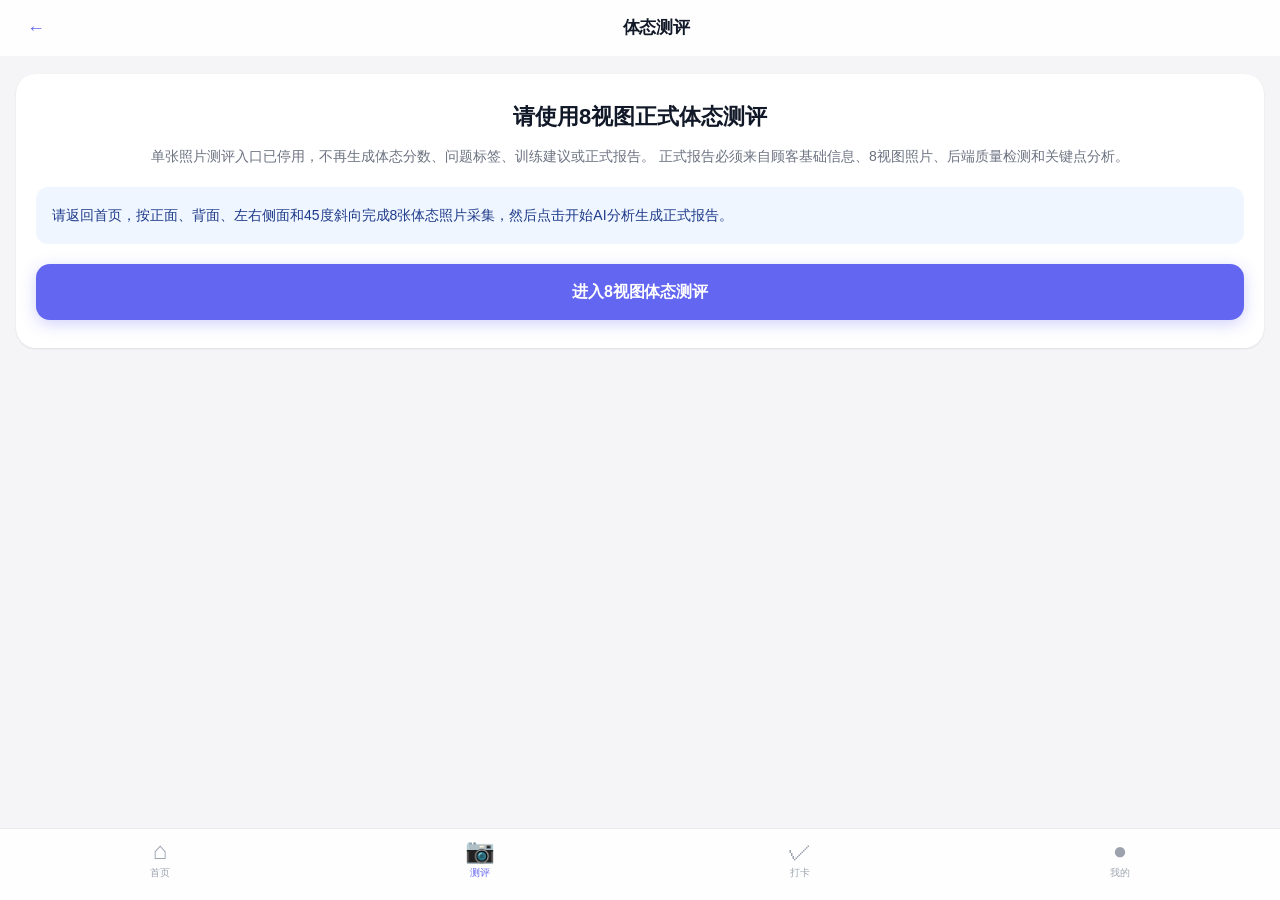
<file: ai_assessment.html>
<!DOCTYPE html>
<html lang="zh-CN">
<head>
  <meta charset="UTF-8">
  <meta name="viewport" content="width=device-width, initial-scale=1.0, maximum-scale=1.0, user-scalable=no">
  <title>8视图体态测评</title>
  <link rel="stylesheet" href="css/style.css?v=20260709-utf8fix">
  <style>
    .legacy-notice {
      margin-top: 18px;
      padding: 28px 20px;
      text-align: center;
    }
    .legacy-notice h2 {
      font-size: 22px;
      line-height: 1.35;
      margin-bottom: 12px;
    }
    .legacy-notice p {
      color: var(--text-secondary);
      font-size: 14px;
      line-height: 1.8;
      margin-bottom: 18px;
    }
    .legacy-note-box {
      background: #eff6ff;
      border-radius: 12px;
      color: #1e3a8a;
      font-size: 14px;
      line-height: 1.8;
      margin-bottom: 20px;
      padding: 16px;
      text-align: left;
    }
  </style>
</head>
<body>
  <div class="navbar">
    <a href="index.html" class="back-btn">&#8592;</a>
    <h1>体态测评</h1>
    <div></div>
  </div>

  <div class="container">
    <div class="card legacy-notice">
      <h2>请使用8视图正式体态测评</h2>
      <p>
        单张照片测评入口已停用，不再生成体态分数、问题标签、训练建议或正式报告。
        正式报告必须来自顾客基础信息、8视图照片、后端质量检测和关键点分析。
      </p>
      <div class="legacy-note-box">
        请返回首页，按正面、背面、左右侧面和45度斜向完成8张体态照片采集，然后点击开始AI分析生成正式报告。
      </div>
      <a href="index.html" class="btn btn-primary">进入8视图体态测评</a>
    </div>
  </div>

  <nav class="bottom-nav">
    <a href="index.html"><span class="icon">&#8962;</span><span>首页</span></a>
    <a href="ai_assessment.html" class="active"><span class="icon">&#128247;</span><span>测评</span></a>
    <a href="challenge_progress.html"><span class="icon">&#10003;</span><span>打卡</span></a>
    <a href="user.html"><span class="icon">&#9679;</span><span>我的</span></a>
  </nav>
</body>
</html>
</file>
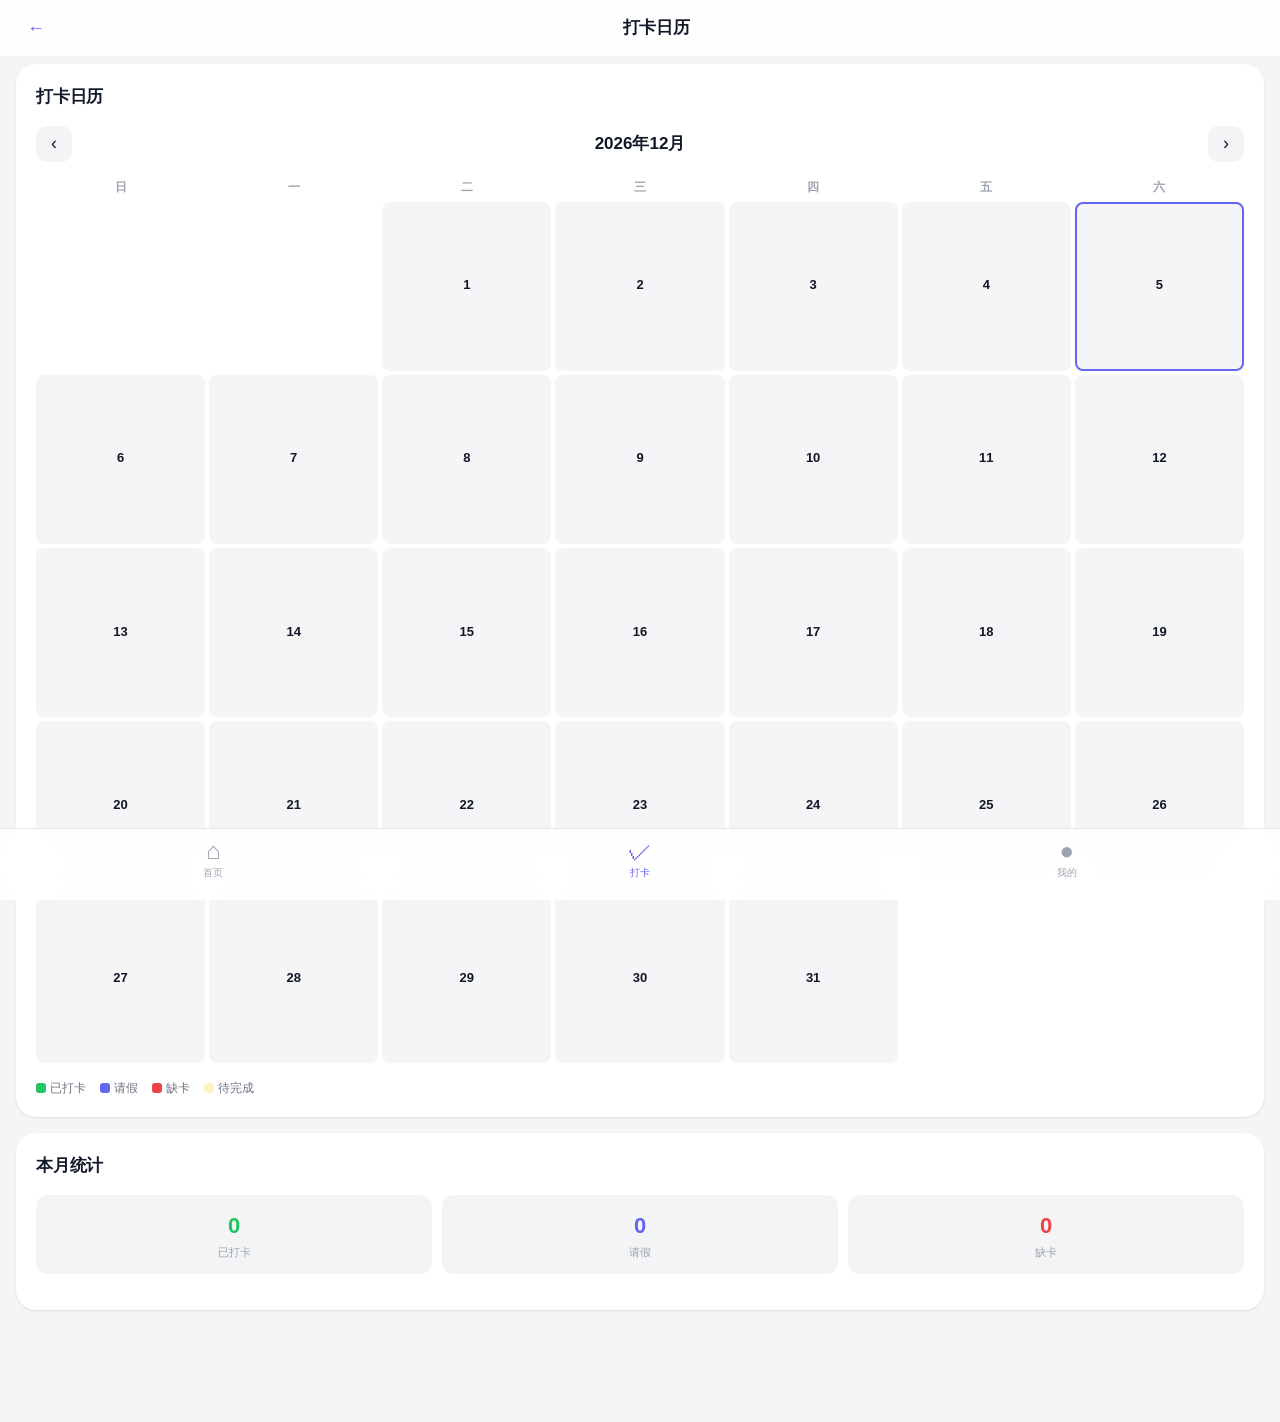
<file: calendar.html>
<!DOCTYPE html>
<html lang="zh-CN">
<head>
  <meta charset="UTF-8">
  <meta name="viewport" content="width=device-width, initial-scale=1.0, maximum-scale=1.0, user-scalable=no, viewport-fit=cover">
  <title>打卡日历</title>
  <link rel="stylesheet" href="css/style.css?v=20260709-utf8fix">
  <style>
    .month-nav {
      display: flex;
      align-items: center;
      justify-content: space-between;
      margin-bottom: 16px;
    }
    .month-nav .month-label {
      font-size: 17px;
      font-weight: 700;
    }
    .month-nav button {
      background: var(--border-light);
      border: none;
      width: 36px;
      height: 36px;
      border-radius: 10px;
      font-size: 18px;
      cursor: pointer;
      color: var(--text);
    }
    .weekday-header,
    .cal-grid {
      display: grid;
      grid-template-columns: repeat(7, 1fr);
      gap: 4px;
    }
    .weekday-header {
      margin-bottom: 6px;
      text-align: center;
      font-size: 12px;
      font-weight: 600;
      color: var(--text-tertiary);
    }
    .cal-cell {
      aspect-ratio: 1;
      display: flex;
      flex-direction: column;
      align-items: center;
      justify-content: center;
      border-radius: 8px;
      font-size: 13px;
      font-weight: 600;
      color: var(--text);
      background: var(--bg);
      min-height: 0;
    }
    .cal-cell.other-month {
      color: var(--border);
      background: transparent;
    }
    .cal-cell.today {
      border: 2px solid var(--primary);
    }
    .cal-cell.checked {
      background: var(--success);
      color: white;
    }
    .cal-cell.leave {
      background: var(--primary);
      color: white;
    }
    .cal-cell.missed {
      background: var(--danger);
      color: white;
    }
    .cal-cell.pending {
      background: #fef3c7;
      color: #92400e;
    }
    .day-icon {
      font-size: 10px;
      margin-top: 2px;
    }
    .legend {
      display: flex;
      gap: 14px;
      margin-top: 16px;
      font-size: 12px;
      color: var(--text-secondary);
      flex-wrap: wrap;
    }
    .legend span {
      display: flex;
      align-items: center;
      gap: 4px;
    }
    .legend-dot {
      width: 10px;
      height: 10px;
      border-radius: 3px;
      flex-shrink: 0;
    }
  </style>
</head>
<body>
  <div class="navbar">
    <a href="challenge_progress.html" class="back-btn">&#8592;</a>
    <h1>打卡日历</h1>
    <div></div>
  </div>

  <div class="container">
    <div class="card" style="margin-top:8px;">
      <div style="display:flex; align-items:center; justify-content:space-between; margin-bottom:16px;">
        <h2 class="card-title" style="margin-bottom:0;">打卡日历</h2>
        <span style="font-size:13px; color:var(--text-tertiary);" id="challenge-name"></span>
      </div>

      <div class="month-nav">
        <button onclick="changeMonth(-1)">‹</button>
        <span class="month-label" id="month-label">2026年7月</span>
        <button onclick="changeMonth(1)">›</button>
      </div>

      <div class="weekday-header">
        <div>日</div><div>一</div><div>二</div><div>三</div><div>四</div><div>五</div><div>六</div>
      </div>

      <div class="cal-grid" id="cal-grid"></div>

      <div class="legend">
        <span><span class="legend-dot" style="background:var(--success);"></span>已打卡</span>
        <span><span class="legend-dot" style="background:var(--primary);"></span>请假</span>
        <span><span class="legend-dot" style="background:var(--danger);"></span>缺卡</span>
        <span><span class="legend-dot" style="background:#fef3c7;"></span>待完成</span>
      </div>
    </div>

    <div class="card" id="day-detail" style="display:none;">
      <h3 class="card-title">当日详情</h3>
      <div id="day-detail-content"></div>
    </div>

    <div class="card">
      <h3 class="card-title">本月统计</h3>
      <div class="stats-grid">
        <div class="stat-item">
          <div class="value" style="color:var(--success);" id="total-checked">0</div>
          <div class="label">已打卡</div>
        </div>
        <div class="stat-item">
          <div class="value" style="color:var(--primary);" id="total-leave">0</div>
          <div class="label">请假</div>
        </div>
        <div class="stat-item">
          <div class="value" style="color:var(--danger);" id="total-missed">0</div>
          <div class="label">缺卡</div>
        </div>
      </div>
    </div>
  </div>

  <nav class="bottom-nav">
    <a href="index.html"><span class="icon">&#8962;</span><span>首页</span></a>
    <a href="challenge_progress.html" class="active"><span class="icon">&#10003;</span><span>打卡</span></a>
    <a href="user.html"><span class="icon">&#9679;</span><span>我的</span></a>
  </nav>

  <script src="js/app.js?v=20260709-utf8fix" charset="UTF-8"></script>
  <script>
    let viewYear;
    let viewMonth;
    let recordMap = {};

    function initCalendar() {
      APP.loadData();
      const now = new Date();
      viewYear = now.getFullYear();
      viewMonth = now.getMonth();
      buildRecordMap();
      renderCalendar();
    }

    function buildRecordMap() {
      recordMap = {};
      const challenge = APP.activeChallenge;
      if (!challenge) return;
      const config = APP.challenges[challenge.days] || { name: challenge.days + '天挑战' };
      document.getElementById('challenge-name').textContent = config.name;
      (challenge.dailyRecords || []).forEach(function(record) {
        recordMap[record.date] = record;
      });
    }

    function changeMonth(delta) {
      viewMonth += delta;
      if (viewMonth < 0) {
        viewMonth = 11;
        viewYear -= 1;
      } else if (viewMonth > 11) {
        viewMonth = 0;
        viewYear += 1;
      }
      renderCalendar();
    }

    function dateKey(year, month, day) {
      return year + '-' + String(month + 1).padStart(2, '0') + '-' + String(day).padStart(2, '0');
    }

    function renderCalendar() {
      document.getElementById('month-label').textContent = viewYear + '年' + (viewMonth + 1) + '月';
      const grid = document.getElementById('cal-grid');
      const first = new Date(viewYear, viewMonth, 1);
      const daysInMonth = new Date(viewYear, viewMonth + 1, 0).getDate();
      const startWeek = first.getDay();
      const today = new Date();
      const todayKey = dateKey(today.getFullYear(), today.getMonth(), today.getDate());
      const cells = [];

      for (let i = 0; i < startWeek; i++) {
        cells.push('<div class="cal-cell other-month"></div>');
      }

      for (let day = 1; day <= daysInMonth; day++) {
        const key = dateKey(viewYear, viewMonth, day);
        const record = recordMap[key];
        const status = record ? record.status : '';
        const icon = status === 'checked' ? '✓' : status === 'leave' ? '假' : status === 'missed' ? '缺' : status === 'pending' ? '待' : '';
        const classes = ['cal-cell'];
        if (status) classes.push(status);
        if (key === todayKey) classes.push('today');
        cells.push(`<div class="${classes.join(' ')}" onclick="showDayDetail('${key}')"><div>${day}</div><div class="day-icon">${icon}</div></div>`);
      }

      grid.innerHTML = cells.join('');
      renderStats();
    }

    function renderStats() {
      const records = Object.values(recordMap).filter(function(record) {
        const d = new Date(record.date);
        return d.getFullYear() === viewYear && d.getMonth() === viewMonth;
      });
      document.getElementById('total-checked').textContent = records.filter(function(r) { return r.status === 'checked'; }).length;
      document.getElementById('total-leave').textContent = records.filter(function(r) { return r.status === 'leave'; }).length;
      document.getElementById('total-missed').textContent = records.filter(function(r) { return r.status === 'missed'; }).length;
    }

    function showDayDetail(key) {
      const record = recordMap[key];
      const panel = document.getElementById('day-detail');
      const content = document.getElementById('day-detail-content');
      if (!record) {
        panel.style.display = 'none';
        return;
      }
      const statusText = record.status === 'checked' ? '已打卡' : record.status === 'leave' ? '已请假' : record.status === 'missed' ? '缺卡' : '待完成';
      content.innerHTML = '<p style="font-size:14px; color:var(--text-secondary); line-height:1.8;">日期：' + key + '<br>第 ' + record.dayNumber + ' 天<br>状态：' + statusText + '</p>';
      panel.style.display = 'block';
    }

    document.addEventListener('DOMContentLoaded', initCalendar);
  </script>
</body>
</html>
</file>
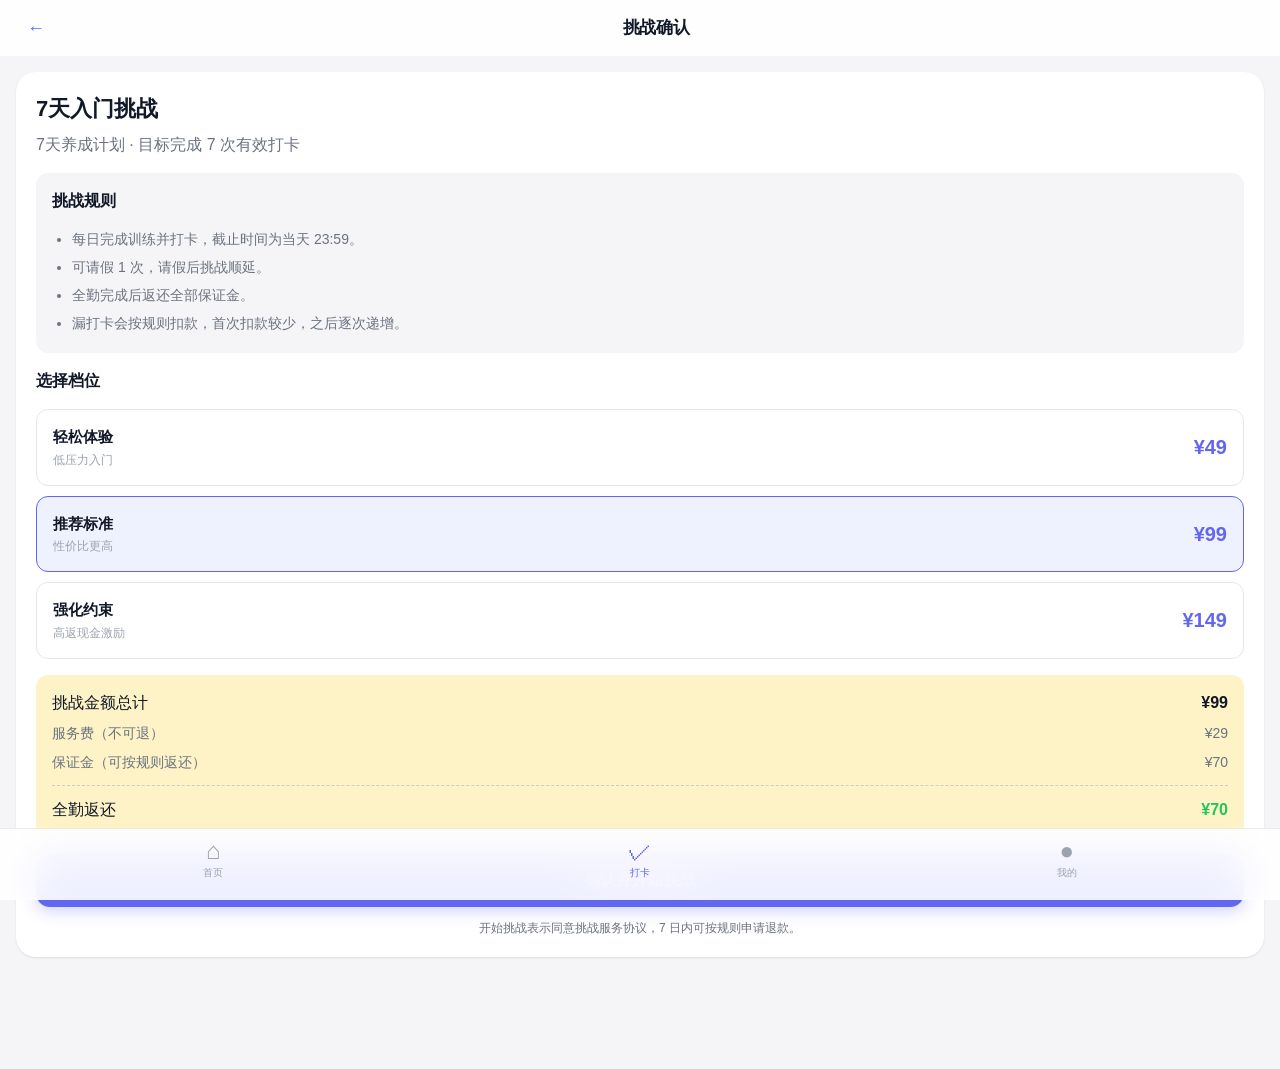
<file: challenge_confirm.html>
<!DOCTYPE html>
<html lang="zh-CN">
<head>
  <meta charset="UTF-8">
  <meta http-equiv="Cache-Control" content="no-store, no-cache, must-revalidate, max-age=0">
  <meta http-equiv="Pragma" content="no-cache">
  <meta http-equiv="Expires" content="0">
  <meta name="viewport" content="width=device-width, initial-scale=1.0, maximum-scale=1.0, user-scalable=no, viewport-fit=cover">
  <title>挑战确认</title>
  <link rel="stylesheet" href="css/style.css?v=20260714-pose-auto-v32">
</head>
<body>
  <div class="navbar">
    <a href="index.html?v=20260714-pose-auto-v32" class="back-btn">&#8592;</a>
    <h1>挑战确认</h1>
    <div></div>
  </div>

  <div class="container">
    <div class="card" style="margin-top:16px;">
      <h2 id="challenge-name" style="font-size:22px; margin-bottom:8px;">挑战计划</h2>
      <p style="color:var(--text-secondary); margin-bottom:16px;">
        <span id="challenge-days">7</span>天养成计划 · 目标完成 <span id="target-days">7</span> 次有效打卡
      </p>

      <div style="background:var(--bg); border-radius:12px; padding:16px; margin-bottom:16px;">
        <h4 style="margin-bottom:12px;">挑战规则</h4>
        <ul style="padding-left:20px; color:var(--text-secondary); font-size:14px; line-height:2;">
          <li>每日完成训练并打卡，截止时间为当天 23:59。</li>
          <li>可请假 <span id="leave-count">1</span> 次，请假后挑战顺延。</li>
          <li>全勤完成后返还全部保证金。</li>
          <li>漏打卡会按规则扣款，首次扣款较少，之后逐次递增。</li>
        </ul>
      </div>

      <h3 style="font-size:16px; margin-bottom:12px;">选择档位</h3>
      <div class="plan-options" id="plan-options"></div>

      <div style="background:#fef3c7; border-radius:12px; padding:16px; margin:16px 0;">
        <div style="display:flex; justify-content:space-between; margin-bottom:8px;">
          <span>挑战金额总计</span>
          <strong id="total-amount">¥99</strong>
        </div>
        <div style="display:flex; justify-content:space-between; margin-bottom:8px; font-size:14px; color:var(--text-secondary);">
          <span>服务费（不可退）</span>
          <span id="service-fee">¥29</span>
        </div>
        <div style="display:flex; justify-content:space-between; font-size:14px; color:var(--text-secondary);">
          <span>保证金（可按规则返还）</span>
          <span id="deposit-amount">¥70</span>
        </div>
        <div style="border-top:1px dashed #ccc; margin-top:12px; padding-top:12px; display:flex; justify-content:space-between;">
          <span>全勤返还</span>
          <strong style="color:var(--success);" id="full-refund">¥70</strong>
        </div>
      </div>

      <button class="btn btn-primary" id="pay-btn" onclick="startChallenge()">确认并开始挑战</button>
      <p style="text-align:center; font-size:12px; color:var(--text-secondary); margin-top:12px;">
        开始挑战表示同意挑战服务协议，7 日内可按规则申请退款。
      </p>
    </div>
  </div>

  <nav class="bottom-nav">
    <a href="index.html?v=20260714-pose-auto-v32"><span class="icon">&#8962;</span><span>首页</span></a>
    <a href="challenge_progress.html?v=20260714-pose-auto-v32" class="active"><span class="icon">&#10003;</span><span>打卡</span></a>
    <a href="user.html?v=20260714-pose-auto-v32"><span class="icon">&#9679;</span><span>我的</span></a>
  </nav>

  <script src="js/app.js?v=20260714-pose-auto-v32" charset="UTF-8"></script>
  <script>
    const params = new URLSearchParams(window.location.search);
    const days = parseInt(params.get('days'), 10) || 7;
    const config = APP.challenges[days] || APP.challenges[7];
    let selectedPlan = config.plans[1] || config.plans[0];

    document.getElementById('challenge-name').textContent = config.name;
    document.getElementById('challenge-days').textContent = config.days;
    document.getElementById('target-days').textContent = config.days;
    document.getElementById('leave-count').textContent = config.leaveAllowed;

    function money(value) {
      return '¥' + Number(value || 0);
    }

    function renderPlans() {
      const container = document.getElementById('plan-options');
      container.innerHTML = config.plans.map(function(plan) {
        return `
          <div class="plan-option ${plan.id === selectedPlan.id ? 'selected' : ''}" data-plan="${plan.id}" onclick="selectPlan('${plan.id}')">
            <div>
              <div class="name">${plan.name}</div>
              <div class="desc">${plan.desc}</div>
            </div>
            <div class="amount">${money(plan.amount)}</div>
          </div>
        `;
      }).join('');
      updatePrice();
    }

    function selectPlan(planId) {
      selectedPlan = config.plans.find(function(plan) { return plan.id === planId; }) || selectedPlan;
      document.querySelectorAll('.plan-option').forEach(function(el) { el.classList.remove('selected'); });
      const target = document.querySelector('[data-plan="' + planId + '"]');
      if (target) target.classList.add('selected');
      updatePrice();
    }

    function updatePrice() {
      document.getElementById('total-amount').textContent = money(selectedPlan.amount);
      document.getElementById('service-fee').textContent = money(selectedPlan.serviceFee);
      document.getElementById('deposit-amount').textContent = money(selectedPlan.deposit);
      document.getElementById('full-refund').textContent = money(selectedPlan.deposit);
    }

    const API_BASE = 'http://127.0.0.1:8000';

    async function startChallenge() {
      const startDate = new Date().toISOString().split('T')[0];
      const dailyRecords = [];
      for (let i = 0; i < config.days; i++) {
        const d = new Date();
        d.setDate(d.getDate() + i);
        dailyRecords.push({
          date: d.toISOString().split('T')[0],
          status: i === 0 ? 'pending' : 'future',
          dayNumber: i + 1
        });
      }

      APP.activeChallenge = {
        id: Date.now(),
        days: config.days,
        planId: selectedPlan.id,
        totalAmount: selectedPlan.amount,
        serviceFee: selectedPlan.serviceFee,
        deposit: selectedPlan.deposit,
        startDate,
        currentDay: 1,
        checkedDays: 0,
        leaveDays: 0,
        missedDays: 0,
        deductedAmount: 0,
        status: 'active',
        dailyRecords,
        baseDeduct: selectedPlan.baseDeduct
      };
      APP.saveData();

      try {
        await fetch(API_BASE + '/api/challenges', {
          method: 'POST',
          headers: { 'Content-Type': 'application/json' },
          body: JSON.stringify({
            user_name: APP.user?.name || '匿名用户',
            challenge_days: config.days,
            plan_id: selectedPlan.id,
            total_amount: selectedPlan.amount,
            service_fee: selectedPlan.serviceFee,
            deposit: selectedPlan.deposit,
            base_deduct: selectedPlan.baseDeduct
          })
        });
      } catch (err) {
        console.warn('后端同步失败，不影响本地挑战流程:', err);
      }

      window.location.href = 'challenge_progress.html?v=20260714-pose-auto-v32';
    }

    renderPlans();
  </script>
</body>
</html>
</file>
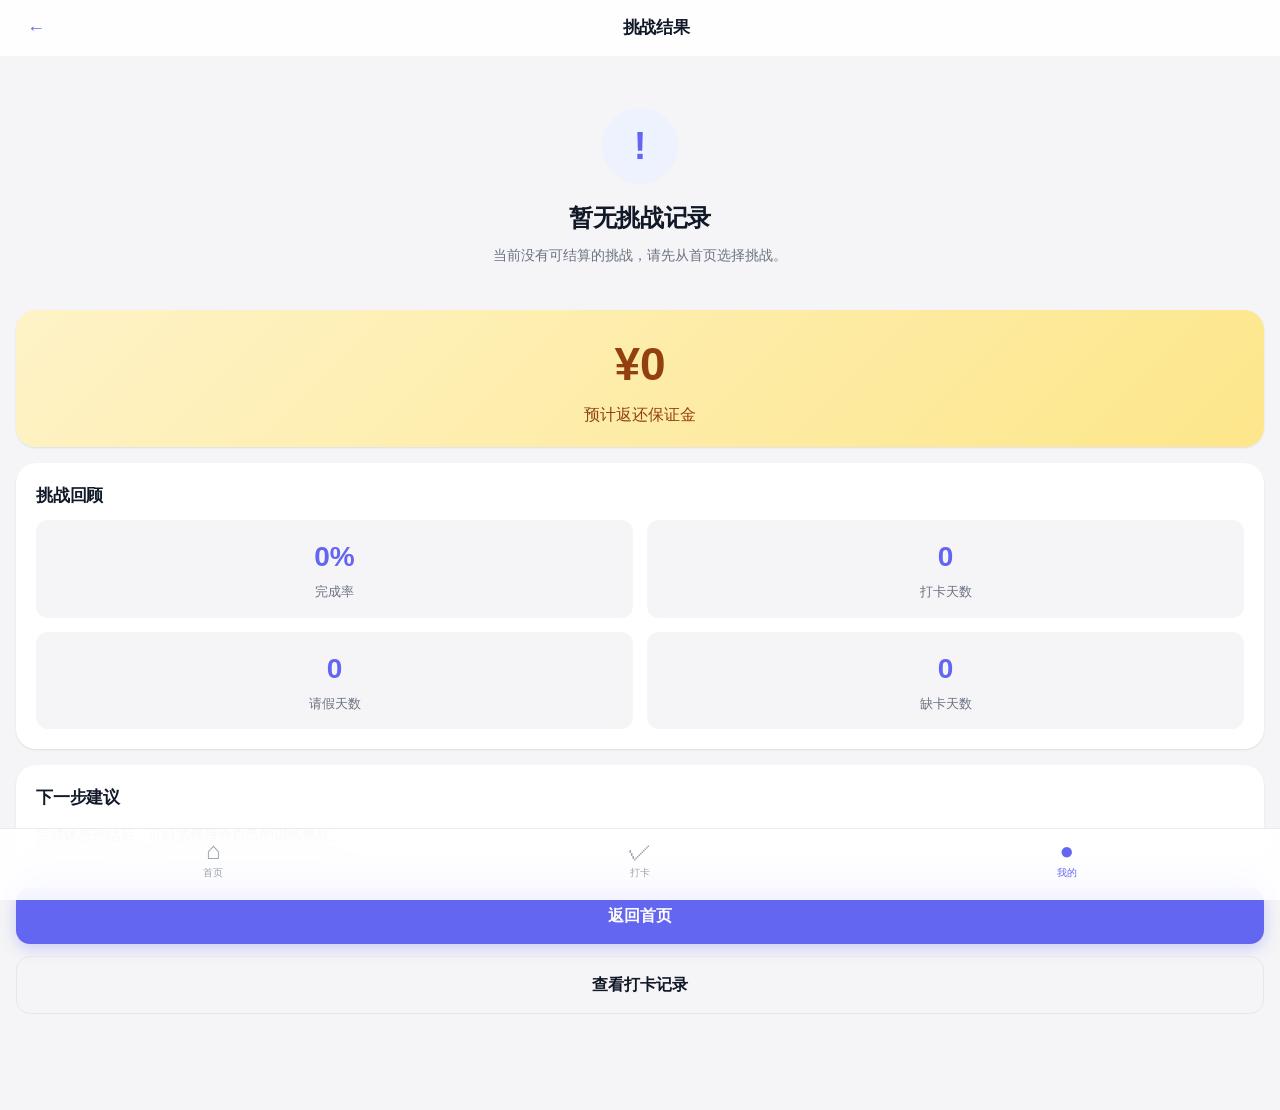
<file: challenge_end.html>
<!DOCTYPE html>
<html lang="zh-CN">
<head>
  <meta charset="UTF-8">
  <meta name="viewport" content="width=device-width, initial-scale=1.0, maximum-scale=1.0, user-scalable=no, viewport-fit=cover">
  <title>挑战结果</title>
  <link rel="stylesheet" href="css/style.css?v=20260714-pose-auto-v32">
  <style>
    .result-hero { text-align:center; padding:28px 12px 18px; }
    .result-icon {
      width:76px; height:76px; border-radius:50%; display:inline-flex;
      align-items:center; justify-content:center; background:var(--primary-light);
      color:var(--primary); font-size:38px; font-weight:800; margin-bottom:16px;
    }
    .result-title { font-size:24px; font-weight:800; margin-bottom:8px; }
    .result-subtitle { color:var(--text-secondary); line-height:1.7; font-size:14px; }
    .refund-card { background:linear-gradient(135deg,#fef3c7,#fde68a); border:none; text-align:center; }
    .refund-amount { font-size:46px; font-weight:800; color:#92400e; margin-bottom:4px; }
    .summary-grid { display:grid; grid-template-columns:repeat(2,1fr); gap:14px; text-align:center; }
    .summary-item { background:var(--bg); border-radius:12px; padding:16px 10px; }
    .summary-num { font-size:28px; font-weight:800; color:var(--primary); }
    .summary-label { font-size:13px; color:var(--text-secondary); margin-top:4px; }
  </style>
</head>
<body>
  <div class="navbar">
    <a href="user.html?v=20260714-pose-auto-v32" class="back-btn">&#8592;</a>
    <h1>挑战结果</h1>
    <div></div>
  </div>

  <div class="container">
    <div class="result-hero">
      <div class="result-icon" id="result-icon">✓</div>
      <div class="result-title" id="result-title">挑战完成</div>
      <div class="result-subtitle" id="result-subtitle">系统已根据你的挑战记录生成本次结果。</div>
    </div>

    <div class="card refund-card">
      <div class="refund-amount" id="refund-amount">¥0</div>
      <div style="color:#92400e;">预计返还保证金</div>
    </div>

    <div class="card">
      <h3 class="card-title">挑战回顾</h3>
      <div class="summary-grid">
        <div class="summary-item"><div class="summary-num" id="completion-rate">0%</div><div class="summary-label">完成率</div></div>
        <div class="summary-item"><div class="summary-num" id="checked-days">0</div><div class="summary-label">打卡天数</div></div>
        <div class="summary-item"><div class="summary-num" id="leave-days">0</div><div class="summary-label">请假天数</div></div>
        <div class="summary-item"><div class="summary-num" id="missed-days">0</div><div class="summary-label">缺卡天数</div></div>
      </div>
    </div>

    <div class="card">
      <h3 class="card-title">下一步建议</h3>
      <p id="next-advice" style="font-size:14px; color:var(--text-secondary); line-height:1.8;">
        建议继续保持每日训练，并在下一次体态评估中复查重点问题。
      </p>
    </div>

    <div style="margin-top:20px;">
      <a href="index.html?v=20260714-pose-auto-v32" class="btn btn-primary">返回首页</a>
      <a href="challenge_progress.html?v=20260714-pose-auto-v32" class="btn btn-outline" style="margin-top:12px;">查看打卡记录</a>
    </div>
  </div>

  <nav class="bottom-nav">
    <a href="index.html?v=20260714-pose-auto-v32"><span class="icon">&#8962;</span><span>首页</span></a>
    <a href="challenge_progress.html?v=20260714-pose-auto-v32"><span class="icon">&#10003;</span><span>打卡</span></a>
    <a href="user.html?v=20260714-pose-auto-v32" class="active"><span class="icon">&#9679;</span><span>我的</span></a>
  </nav>

  <script src="js/app.js?v=20260714-pose-auto-v32" charset="UTF-8"></script>
  <script>
    function money(value) {
      return '¥' + Number(value || 0);
    }

    function renderResult() {
      APP.loadData();
      const challenge = APP.activeChallenge;
      if (!challenge) {
        document.getElementById('result-icon').textContent = '!';
        document.getElementById('result-title').textContent = '暂无挑战记录';
        document.getElementById('result-subtitle').textContent = '当前没有可结算的挑战，请先从首页选择挑战。';
        document.getElementById('next-advice').textContent = '完成体态评估后，可以选择适合自己的训练挑战。';
        return;
      }

      const totalDays = Number(challenge.days || 0);
      const checked = Number(challenge.checkedDays || 0);
      const leave = Number(challenge.leaveDays || 0);
      const missed = Number(challenge.missedDays || 0);
      const rate = totalDays ? Math.round((checked / totalDays) * 100) : 0;
      const refund = APP.calculateRefund(challenge);

      document.getElementById('refund-amount').textContent = money(refund);
      document.getElementById('completion-rate').textContent = rate + '%';
      document.getElementById('checked-days').textContent = checked;
      document.getElementById('leave-days').textContent = leave;
      document.getElementById('missed-days').textContent = missed;

      if (rate >= 100) {
        document.getElementById('result-icon').textContent = '✓';
        document.getElementById('result-title').textContent = '全勤完成';
        document.getElementById('result-subtitle').textContent = '你已完成本轮挑战，训练连续性良好。';
        document.getElementById('next-advice').textContent = '建议进入下一阶段训练，并在 7 到 14 天后重新进行体态照片采集。';
      } else if (rate >= 60) {
        document.getElementById('result-icon').textContent = '!';
        document.getElementById('result-title').textContent = '挑战达标';
        document.getElementById('result-subtitle').textContent = '大部分训练已经完成，但连续性仍有提升空间。';
        document.getElementById('next-advice').textContent = '建议继续参加下一轮挑战，优先保证每天完成基础动作，再逐步增加训练强度。';
      } else {
        document.getElementById('result-icon').textContent = '-';
        document.getElementById('result-title').textContent = '挑战未完成';
        document.getElementById('result-subtitle').textContent = '本轮训练连续性不足，建议重新制定更容易坚持的计划。';
        document.getElementById('next-advice').textContent = '建议从 7 天入门挑战重新开始，降低单日训练压力，先建立稳定习惯。';
      }
    }

    renderResult();
  </script>
</body>
</html>
</file>
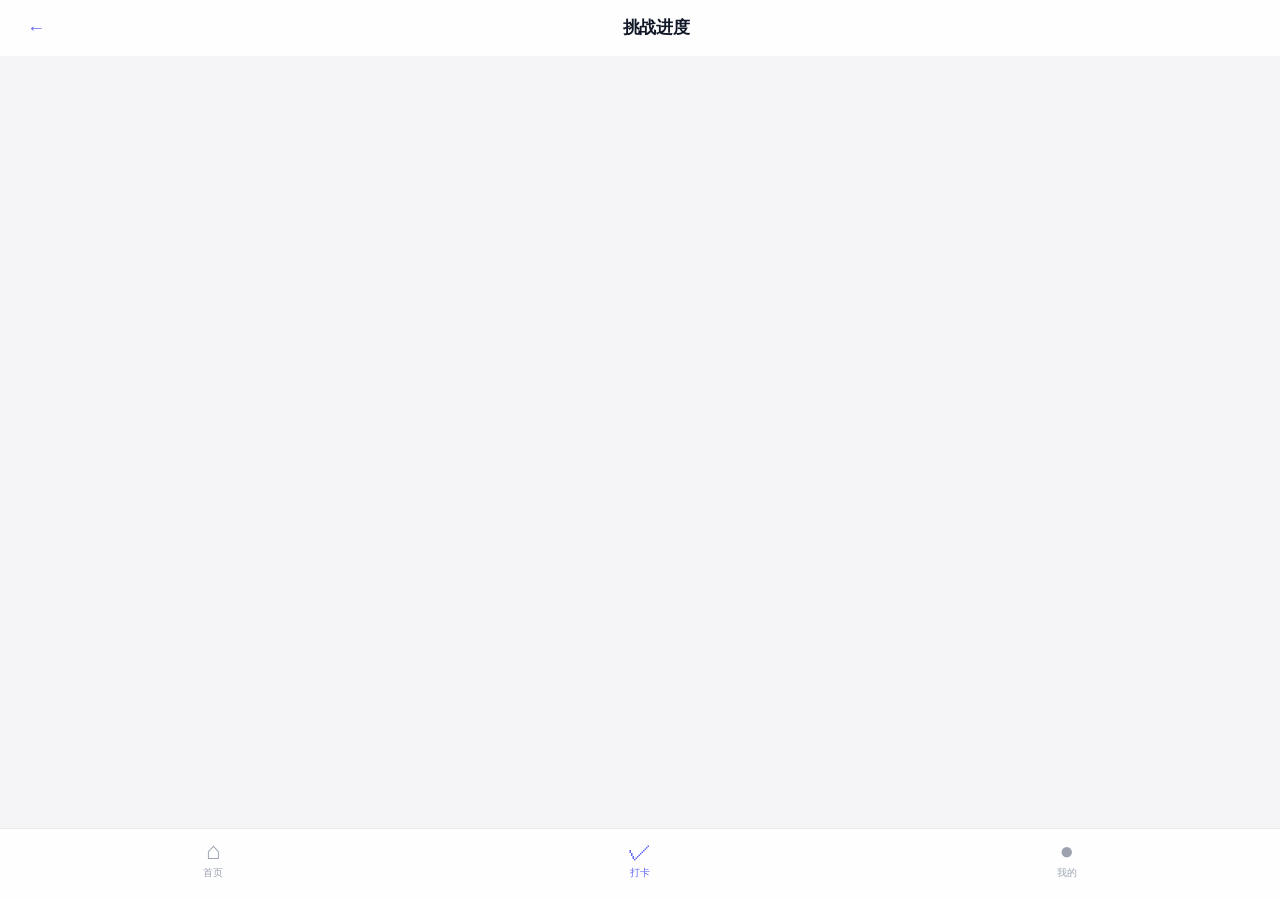
<file: challenge_progress.html>
<!DOCTYPE html>
<html lang="zh-CN">
<head>
  <meta charset="UTF-8">
  <meta http-equiv="Cache-Control" content="no-store, no-cache, must-revalidate, max-age=0">
  <meta http-equiv="Pragma" content="no-cache">
  <meta http-equiv="Expires" content="0">
  <meta name="viewport" content="width=device-width, initial-scale=1.0, maximum-scale=1.0, user-scalable=no, viewport-fit=cover">
  <title>挑战进度</title>
  <link rel="stylesheet" href="css/style.css?v=20260714-pose-auto-v32">
  <style>
    .overview-card {
      background: linear-gradient(145deg, #1e1b4b 0%, #312e81 60%, #4338ca 100%);
      border-radius: var(--radius);
      padding: 24px 20px;
      color: white;
      margin-top: 8px;
    }
    .overview-header,
    .settlement-row {
      display: flex;
      align-items: center;
      justify-content: space-between;
      gap: 12px;
    }
    .overview-title { font-size: 18px; font-weight: 700; }
    .overview-badge {
      background: rgba(255,255,255,0.16);
      padding: 5px 12px;
      border-radius: 20px;
      font-size: 12px;
      font-weight: 600;
    }
    .overview-money,
    .overview-stats {
      display: grid;
      grid-template-columns: repeat(3, 1fr);
      gap: 10px;
      margin-top: 18px;
    }
    .overview-stats { grid-template-columns: repeat(4, 1fr); }
    .money-item,
    .overview-stat {
      background: rgba(255,255,255,0.09);
      border-radius: 12px;
      padding: 12px 6px;
      text-align: center;
    }
    .money-item .num,
    .overview-stat .num {
      font-size: 22px;
      font-weight: 700;
      line-height: 1.2;
    }
    .money-item .label,
    .overview-stat .label {
      font-size: 11px;
      color: rgba(255,255,255,0.72);
      margin-top: 4px;
    }
    .countdown {
      margin: 14px 0;
      padding: 16px;
      border-radius: var(--radius);
      background: var(--primary);
      color: white;
      text-align: center;
    }
    .countdown .time {
      font-size: 32px;
      font-weight: 800;
      letter-spacing: 1px;
    }
    .progress-track {
      height: 10px;
      border-radius: 999px;
      overflow: hidden;
      background: var(--border-light);
      margin: 12px 0 4px;
    }
    .progress-fill {
      height: 100%;
      width: 0;
      border-radius: 999px;
      background: var(--success);
      transition: width 0.3s ease;
    }
    .exercise-list,
    .timeline-list {
      display: flex;
      flex-direction: column;
      gap: 10px;
    }
    .exercise-item {
      display: flex;
      align-items: center;
      gap: 14px;
      padding: 15px;
      background: var(--border-light);
      border-radius: var(--radius-sm);
      border: 1px solid transparent;
    }
    .exercise-item.done {
      background: #dcfce7;
      border-color: var(--success);
    }
    .exercise-num {
      width: 34px;
      height: 34px;
      border-radius: 50%;
      background: var(--primary);
      color: white;
      display: flex;
      align-items: center;
      justify-content: center;
      font-weight: 700;
      flex-shrink: 0;
    }
    .exercise-item.done .exercise-num { background: var(--success); }
    .exercise-item img { flex-shrink: 0; }
    .exercise-info { flex: 1; min-width: 0; }
    .exercise-name { font-size: 15px; font-weight: 700; }
    .exercise-meta {
      font-size: 12px;
      color: var(--text-tertiary);
      margin-top: 3px;
    }
    .timeline-item {
      display: flex;
      justify-content: space-between;
      gap: 10px;
      padding: 12px 0;
      border-bottom: 1px solid var(--border-light);
      font-size: 14px;
    }
    .timeline-item:last-child { border-bottom: none; }
    .settlement-row {
      padding: 10px 0;
      border-bottom: 1px solid var(--border-light);
      font-size: 14px;
    }
    .settlement-row:last-child {
      border-bottom: none;
      font-weight: 700;
      color: var(--success);
    }
  </style>
</head>
<body>
  <div class="navbar">
    <a href="index.html?v=20260714-pose-auto-v32" class="back-btn">&#8592;</a>
    <h1>挑战进度</h1>
    <div></div>
  </div>

  <div class="container" id="progress-container">
    <div id="no-challenge" class="card" style="text-align:center; padding:48px 20px; display:none;">
      <div style="font-size:54px; margin-bottom:16px;">&#9734;</div>
      <h2 style="margin-bottom:8px; font-size:20px; font-weight:700;">暂无进行中的挑战</h2>
      <p style="color:var(--text-secondary); margin-bottom:24px; font-size:15px;">选择一个挑战，开始体态改善计划。</p>
      <a href="index.html?v=20260714-pose-auto-v32" class="btn btn-primary">返回首页选择挑战</a>
    </div>

    <div id="challenge-active" style="display:none;">
      <div class="card animate-in" style="margin-bottom:12px;">
        <h3 class="card-title">体态照片采集</h3>
        <p style="font-size:13px; color:var(--text-tertiary); margin-bottom:14px;">
          请先完成 8 视图体态照片，再生成正式 AI 体态评估和 3D 模型。
        </p>
        <a href="index.html?step=photos&v=20260714-pose-auto-v32" class="btn btn-primary" style="display:block; text-align:center;">拍摄体态照片</a>
      </div>

      <div class="overview-card animate-in">
        <div class="overview-header">
          <div class="overview-title" id="overview-title">AI体态纠正挑战营</div>
          <div class="overview-badge" id="overview-status">进行中</div>
        </div>

        <div class="overview-money">
          <div class="money-item">
            <div class="num" id="ov-total">¥0</div>
            <div class="label">挑战金总额</div>
          </div>
          <div class="money-item">
            <div class="num" id="ov-refund" style="color:#34d399;">¥0</div>
            <div class="label">当前可返</div>
          </div>
          <div class="money-item">
            <div class="num" id="ov-deducted" style="color:#f87171;">-¥0</div>
            <div class="label">已扣款</div>
          </div>
        </div>

        <div class="overview-stats">
          <div class="overview-stat"><div class="num" id="ov-checked">0</div><div class="label">已打卡</div></div>
          <div class="overview-stat"><div class="num" id="ov-leave">0</div><div class="label">已请假</div></div>
          <div class="overview-stat"><div class="num" id="ov-missed">0</div><div class="label">缺卡</div></div>
          <div class="overview-stat"><div class="num" id="ov-remain">0</div><div class="label">剩余天数</div></div>
        </div>
      </div>

      <div class="countdown">
        <div style="font-size:14px; opacity:0.9; margin-bottom:4px;">今日打卡截止时间 23:59</div>
        <div class="time" id="countdown">--:--:--</div>
      </div>

      <div class="card animate-in">
        <div style="display:flex; justify-content:space-between; align-items:center; margin-bottom:10px;">
          <h3 class="card-title" style="margin-bottom:0;">挑战完成度</h3>
          <span id="progress-text" style="font-size:13px; color:var(--text-tertiary);">0%</span>
        </div>
        <div class="progress-track"><div class="progress-fill" id="progress-fill"></div></div>
        <p style="font-size:13px; color:var(--text-tertiary); margin-top:8px;">
          第 <span id="current-day-num">1</span> / <span id="total-days">7</span> 天
        </p>
      </div>

      <div class="card animate-in">
        <div style="display:flex; justify-content:space-between; align-items:center; margin-bottom:12px;">
          <h3 class="card-title" style="margin-bottom:0;">今日训练</h3>
          <span id="training-status" style="font-size:13px; color:var(--text-tertiary);">待完成</span>
        </div>
        <div class="exercise-list" id="exercise-list"></div>
        <button class="btn btn-primary" id="checkin-btn" style="margin-top:16px;" onclick="doCheckIn()">今日打卡</button>
        <div style="display:flex; gap:12px; margin-top:12px;">
          <button class="btn btn-outline" style="flex:1;" id="leave-btn" onclick="applyLeave()">申请请假</button>
          <a href="calendar.html" class="btn btn-outline" style="flex:1; text-align:center;">查看日历</a>
        </div>
      </div>

      <div class="card animate-in">
        <h3 class="card-title">结算预览</h3>
        <div class="settlement-row"><span>挑战金总额</span><span id="settle-total">¥0</span></div>
        <div class="settlement-row"><span>服务费</span><span id="settle-fee">¥0</span></div>
        <div class="settlement-row"><span>已扣款</span><span id="settle-deducted">-¥0</span></div>
        <div class="settlement-row"><span>预计可返还</span><span id="settle-refund">¥0</span></div>
      </div>

      <div class="card animate-in">
        <h3 class="card-title">打卡记录</h3>
        <div class="timeline-list" id="checkin-list"></div>
      </div>
    </div>
  </div>

  <nav class="bottom-nav">
    <a href="index.html?v=20260714-pose-auto-v32"><span class="icon">&#8962;</span><span>首页</span></a>
    <a href="challenge_progress.html?v=20260714-pose-auto-v32" class="active"><span class="icon">&#10003;</span><span>打卡</span></a>
    <a href="user.html?v=20260714-pose-auto-v32"><span class="icon">&#9679;</span><span>我的</span></a>
  </nav>

  <script src="js/app.js?v=20260714-pose-auto-v32" charset="UTF-8"></script>
  <script>
    const CHECKIN_DEADLINE_HOUR = 23;
    const CHECKIN_DEADLINE_MINUTE = 59;
    const API_BASE = 'http://localhost:8000';
    let challenge = null;
    let dailyExercises = [];

    function money(value) {
      return '¥' + Number(value || 0);
    }

    function todayString() {
      return new Date().toISOString().split('T')[0];
    }

    async function loadDailyExercises(challengeDays, currentDay) {
      try {
        const resp = await fetch(API_BASE + '/api/challenge/' + challengeDays + '/schedule?day=' + currentDay);
        const data = await resp.json();
        dailyExercises = Array.isArray(data.exercises) ? data.exercises : [];
      } catch (err) {
        console.error('加载每日训练安排失败:', err);
        dailyExercises = [
          { id: 0, name_zh: '颈肩放松训练', instructions_zh: '下颌内收、胸椎伸展、肩胛后缩', sets: 3, reps: 12, gif_url: null },
          { id: 0, name_zh: '髋膝踝力线训练', instructions_zh: '臀中肌激活、靠墙半蹲、单腿稳定', sets: 3, reps: 12, gif_url: null },
          { id: 0, name_zh: '核心与骨盆控制', instructions_zh: '死虫训练、臀桥、髂腰肌拉伸', sets: 3, reps: 12, gif_url: null }
        ];
      }
      renderExerciseList();
    }

    function getTodayRecord() {
      return challenge.dailyRecords.find(function(record) { return record.date === todayString(); });
    }

    function initProgress() {
      APP.loadData();
      challenge = APP.activeChallenge;
      if (!challenge || challenge.status !== 'active') {
        document.getElementById('no-challenge').style.display = 'block';
        document.getElementById('challenge-active').style.display = 'none';
        return;
      }
      normalizeChallenge();
      document.getElementById('no-challenge').style.display = 'none';
      document.getElementById('challenge-active').style.display = 'block';
      renderProgress();
      renderRecords();
      startCountdown();
      loadDailyExercises(challenge.days, challenge.currentDay);
    }

    function normalizeChallenge() {
      challenge.leaveDays = Number(challenge.leaveDays || 0);
      challenge.missedDays = Number(challenge.missedDays || 0);
      challenge.checkedDays = Number(challenge.checkedDays || 0);
      challenge.currentDay = Math.max(1, Number(challenge.currentDay || 1));
      challenge.deductedAmount = Number(challenge.deductedAmount || 0);
      challenge.dailyRecords = Array.isArray(challenge.dailyRecords) ? challenge.dailyRecords : [];
      if (!getTodayRecord() && challenge.currentDay <= challenge.days) {
        challenge.dailyRecords.push({
          date: todayString(),
          status: 'pending',
          dayNumber: challenge.currentDay
        });
        APP.saveData();
      }
    }

    function renderProgress() {
      const config = APP.challenges[challenge.days] || APP.challenges[7];
      const refund = APP.calculateRefund(challenge);
      const remainingDays = Math.max(0, challenge.days - challenge.checkedDays - challenge.leaveDays - challenge.missedDays);
      const progress = challenge.days > 0 ? Math.min(100, Math.round((challenge.checkedDays / challenge.days) * 100)) : 0;

      document.getElementById('overview-title').textContent = config.name;
      document.getElementById('ov-total').textContent = money(challenge.totalAmount);
      document.getElementById('ov-refund').textContent = money(refund);
      document.getElementById('ov-deducted').textContent = '-' + money(challenge.deductedAmount);
      document.getElementById('ov-checked').textContent = challenge.checkedDays;
      document.getElementById('ov-leave').textContent = challenge.leaveDays;
      document.getElementById('ov-missed').textContent = challenge.missedDays;
      document.getElementById('ov-remain').textContent = remainingDays;
      document.getElementById('progress-text').textContent = progress + '%';
      document.getElementById('progress-fill').style.width = progress + '%';
      document.getElementById('current-day-num').textContent = challenge.currentDay;
      document.getElementById('total-days').textContent = challenge.days;
      document.getElementById('settle-total').textContent = money(challenge.totalAmount);
      document.getElementById('settle-fee').textContent = money(challenge.serviceFee);
      document.getElementById('settle-deducted').textContent = '-' + money(challenge.deductedAmount);
      document.getElementById('settle-refund').textContent = money(refund);

      const today = getTodayRecord();
      const checked = today && today.status === 'checked';
      const leave = today && today.status === 'leave';
      document.getElementById('checkin-btn').disabled = checked || leave;
      document.getElementById('leave-btn').disabled = checked || leave || challenge.leaveDays >= config.leaveAllowed;
      document.getElementById('checkin-btn').textContent = checked ? '今日已打卡' : leave ? '今日已请假' : '今日打卡';
      document.getElementById('training-status').textContent = checked ? '已完成' : leave ? '已请假' : '待完成';
    }

    function renderExerciseList() {
      const today = getTodayRecord();
      const done = today && today.status === 'checked';
      const container = document.getElementById('exercise-list');
      if (!dailyExercises.length) {
        container.innerHTML = '<div style="text-align:center;color:var(--text-tertiary);padding:28px;">正在加载训练安排...</div>';
        return;
      }
      container.innerHTML = dailyExercises.map(function(item, index) {
        const name = item.name_zh || item.name || '训练动作';
        const gifHtml = item.gif_url ? '<img src="' + item.gif_url + '" alt="' + name + '" style="width:60px;height:60px;border-radius:8px;object-fit:cover;" onerror="this.style.display=\\'none\\'">' : '';
        const metaText = item.instructions_zh ? item.instructions_zh.substring(0, 40) + '...' : '';
        const setsReps = item.sets && item.reps ? item.sets + '组 x ' + item.reps + '次' : '';
        return '<div class="exercise-item ' + (done ? 'done' : '') + '">' +
          '<div class="exercise-num">' + (done ? '✓' : (index + 1)) + '</div>' +
          gifHtml +
          '<div class="exercise-info">' +
            '<div class="exercise-name">' + name + '</div>' +
            '<div class="exercise-meta">' + metaText + (setsReps ? ' · ' + setsReps : '') + '</div>' +
          '</div>' +
          '<div style="font-size:12px;color:' + (done ? '#16a34a' : 'var(--text-tertiary)') + '">' + (done ? '已完成' : setsReps || '建议完成') + '</div>' +
        '</div>';
      }).join('');
    }

    function doCheckIn() {
      const record = getTodayRecord();
      if (!record || record.status === 'checked') return;
      record.status = 'checked';
      challenge.checkedDays += 1;
      challenge.currentDay = Math.min(challenge.days, challenge.currentDay + 1);
      if (challenge.checkedDays >= challenge.days) challenge.status = 'completed';
      APP.activeChallenge = challenge;
      APP.saveData();
      if (challenge.status === 'completed') {
        window.location.href = 'challenge_end.html?result=perfect';
        return;
      }
      renderProgress();
      renderRecords();
      loadDailyExercises(APP.activeChallenge.days, APP.activeChallenge.currentDay);
    }

    function applyLeave() {
      const config = APP.challenges[challenge.days] || APP.challenges[7];
      if (challenge.leaveDays >= config.leaveAllowed) {
        alert('请假次数已用完。');
        return;
      }
      const record = getTodayRecord();
      if (!record || record.status === 'checked') return;
      record.status = 'leave';
      challenge.leaveDays += 1;
      const lastDate = new Date(challenge.dailyRecords[challenge.dailyRecords.length - 1].date);
      lastDate.setDate(lastDate.getDate() + 1);
      challenge.dailyRecords.push({
        date: lastDate.toISOString().split('T')[0],
        status: 'future',
        dayNumber: challenge.dailyRecords.length + 1
      });
      APP.activeChallenge = challenge;
      APP.saveData();
      renderProgress();
      renderExerciseList();
      renderRecords();
    }

    function renderRecords() {
      const visible = challenge.dailyRecords.filter(function(record) { return record.status !== 'future'; });
      document.getElementById('checkin-list').innerHTML = visible.length ? visible.map(function(record) {
        const statusText = record.status === 'checked' ? '已打卡' : record.status === 'leave' ? '已请假' : record.status === 'missed' ? '缺卡' : '待完成';
        return `
          <div class="timeline-item">
            <span>第 ${record.dayNumber} 天 · ${record.date}</span>
            <strong>${statusText}</strong>
          </div>
        `;
      }).join('') : '<p style="color:var(--text-tertiary); font-size:14px;">暂无记录</p>';
    }

    function startCountdown() {
      clearInterval(window.__challengeCountdown);
      function update() {
        const now = new Date();
        const deadline = new Date();
        deadline.setHours(CHECKIN_DEADLINE_HOUR, CHECKIN_DEADLINE_MINUTE, 0, 0);
        if (now > deadline) deadline.setDate(deadline.getDate() + 1);
        const diff = Math.max(0, deadline - now);
        const h = String(Math.floor(diff / 3600000)).padStart(2, '0');
        const m = String(Math.floor((diff % 3600000) / 60000)).padStart(2, '0');
        const s = String(Math.floor((diff % 60000) / 1000)).padStart(2, '0');
        document.getElementById('countdown').textContent = h + ':' + m + ':' + s;
      }
      update();
      window.__challengeCountdown = setInterval(update, 1000);
    }

    document.addEventListener('DOMContentLoaded', initProgress);
  </script>
</body>
</html>
</file>
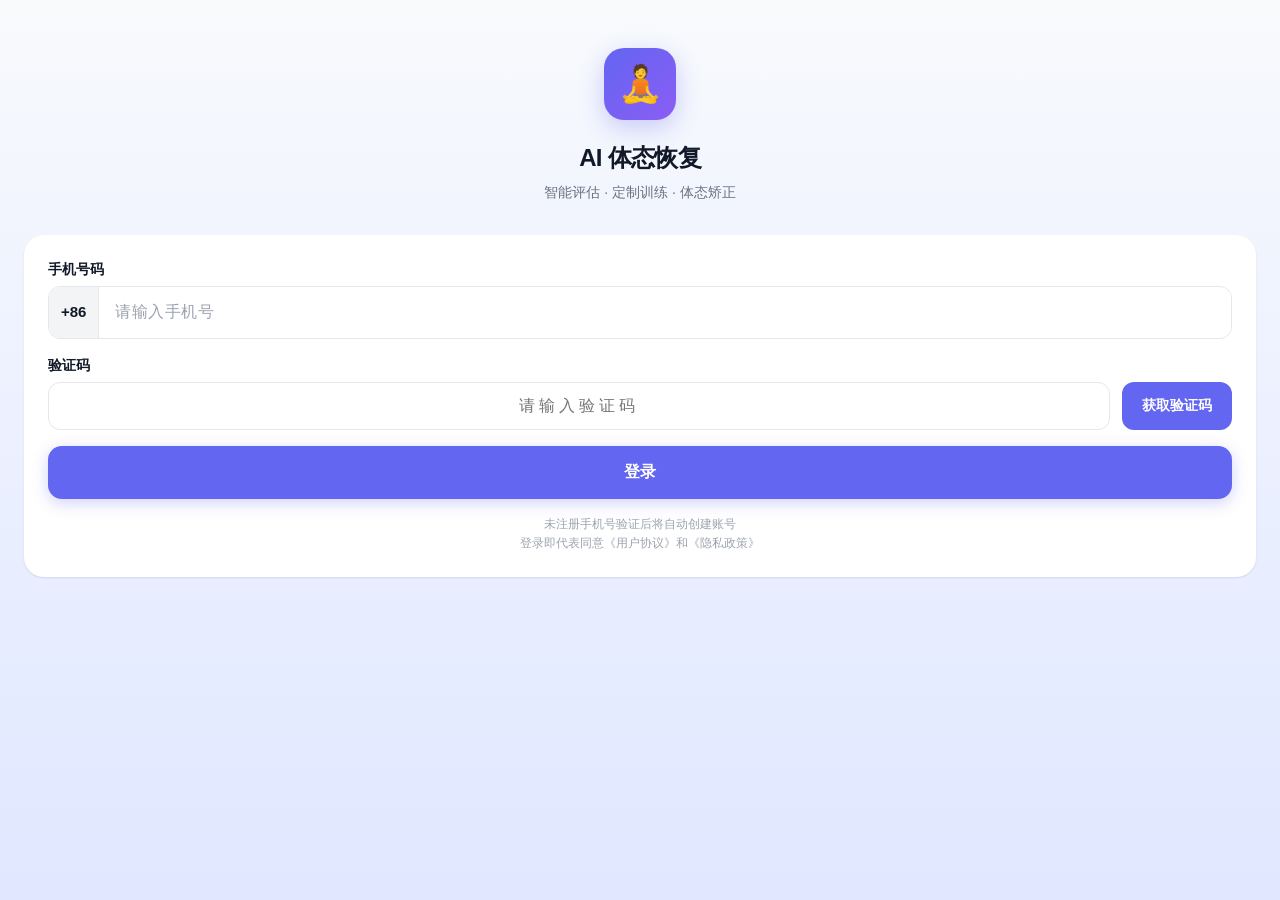
<file: login.html>
<!DOCTYPE html>
<html lang="zh-CN">
<head>
  <meta charset="UTF-8">
  <meta name="viewport" content="width=device-width, initial-scale=1.0, maximum-scale=1.0, user-scalable=no, viewport-fit=cover">
  <meta name="apple-mobile-web-app-capable" content="yes">
  <title>登录</title>
  <link rel="stylesheet" href="css/style.css?v=20260709-utf8fix">
  <style>
    .login-page {
      min-height: 100vh;
      display: flex;
      flex-direction: column;
      background: linear-gradient(180deg, #f8fafc 0%, #eef2ff 40%, #e0e7ff 100%);
    }
    .login-hero {
      padding: 48px 24px 32px;
      text-align: center;
    }
    .login-hero .logo {
      width: 72px;
      height: 72px;
      border-radius: 20px;
      background: linear-gradient(135deg, var(--primary), #8b5cf6);
      display: flex;
      align-items: center;
      justify-content: center;
      font-size: 36px;
      margin: 0 auto 20px;
      box-shadow: 0 8px 24px rgba(99,102,241,0.3);
    }
    .login-hero h1 {
      font-size: 24px;
      font-weight: 800;
      letter-spacing: -0.03em;
      margin-bottom: 6px;
    }
    .login-hero p {
      font-size: 14px;
      color: var(--text-secondary);
    }
    .login-form {
      flex: 1;
      padding: 0 24px 24px;
    }
    .login-card {
      background: var(--card-bg);
      border-radius: var(--radius);
      box-shadow: var(--shadow);
      padding: 24px;
    }
    .phone-input-wrap {
      display: flex;
      align-items: center;
      border: 1.5px solid var(--border);
      border-radius: var(--radius-sm);
      overflow: hidden;
      transition: border-color 0.2s;
    }
    .phone-input-wrap:focus-within {
      border-color: var(--primary);
    }
    .phone-prefix {
      padding: 14px 12px;
      font-size: 15px;
      font-weight: 600;
      color: var(--text);
      border-right: 1px solid var(--border);
      background: var(--border-light);
      flex-shrink: 0;
    }
    .phone-input-wrap input {
      border: none;
      flex: 1;
      padding: 14px 16px;
      font-size: 16px;
      font-weight: 500;
      letter-spacing: 0.5px;
      outline: none;
    }
    .phone-input-wrap input::placeholder {
      color: var(--text-tertiary);
    }
    .code-row {
      display: flex;
      gap: 12px;
    }
    .code-row input {
      flex: 1;
      padding: 14px 16px;
      border: 1.5px solid var(--border);
      border-radius: var(--radius-sm);
      font-size: 16px;
      font-weight: 500;
      letter-spacing: 4px;
      text-align: center;
      outline: none;
      transition: border-color 0.2s;
    }
    .code-row input:focus {
      border-color: var(--primary);
    }
    .code-btn {
      padding: 14px 16px;
      border-radius: var(--radius-sm);
      border: none;
      background: var(--primary);
      color: white;
      font-size: 14px;
      font-weight: 600;
      cursor: pointer;
      white-space: nowrap;
      transition: all 0.2s;
      min-width: 110px;
    }
    .code-btn:disabled {
      background: var(--border);
      color: var(--text-tertiary);
      cursor: not-allowed;
    }
    .code-btn:active:not(:disabled) {
      transform: scale(0.97);
      background: #4f46e5;
    }
    .login-btn {
      width: 100%;
      margin-top: 8px;
    }
    .login-btn:disabled {
      opacity: 0.6;
      cursor: not-allowed;
    }
    .login-tips {
      text-align: center;
      font-size: 12px;
      color: var(--text-tertiary);
      margin-top: 16px;
      line-height: 1.6;
    }
    .error-msg {
      font-size: 13px;
      color: var(--danger);
      margin-top: 6px;
      display: none;
    }
    .error-msg.show {
      display: block;
    }
  </style>
</head>
<body class="login-page">
  <div class="login-hero">
    <div class="logo">🧘</div>
    <h1>AI 体态恢复</h1>
    <p>智能评估 · 定制训练 · 体态矫正</p>
  </div>

  <div class="login-form">
    <div class="login-card">
      <div class="form-group">
        <label class="form-label">手机号码</label>
        <div class="phone-input-wrap">
          <span class="phone-prefix">+86</span>
          <input type="tel" id="phone" placeholder="请输入手机号" maxlength="11" inputmode="numeric">
        </div>
        <div class="error-msg" id="phone-error">请输入正确的11位手机号</div>
      </div>

      <div class="form-group">
        <label class="form-label">验证码</label>
        <div class="code-row">
          <input type="tel" id="code" placeholder="请输入验证码" maxlength="6" inputmode="numeric">
          <button class="code-btn" id="code-btn" onclick="sendCode()">获取验证码</button>
        </div>
        <div class="error-msg" id="code-error">验证码错误</div>
      </div>

      <button class="btn btn-primary login-btn" id="login-btn" onclick="doLogin()">登录</button>

      <p class="login-tips">
        未注册手机号验证后将自动创建账号<br>
        登录即代表同意《用户协议》和《隐私政策》
      </p>
    </div>
  </div>

  <script>
    let pendingLoginCode = '';
    let pendingLoginCodeExpiresAt = 0;
    let countdownTimer = null;

    function isValidPhone(phone) {
      return /^1[3-9]\d{9}$/.test(phone);
    }

    function sendCode() {
      const phone = document.getElementById('phone').value.trim();
      const phoneError = document.getElementById('phone-error');

      if (!isValidPhone(phone)) {
        phoneError.classList.add('show');
        return;
      }
      phoneError.classList.remove('show');
      pendingLoginCode = generateLoginCode();
      pendingLoginCodeExpiresAt = Date.now() + 5 * 60 * 1000;
      sessionStorage.setItem('ai_posture_login_code_' + phone, JSON.stringify({
        code: pendingLoginCode,
        expiresAt: pendingLoginCodeExpiresAt
      }));

      // 开始倒计时
      const btn = document.getElementById('code-btn');
      let seconds = 60;
      btn.disabled = true;
      btn.textContent = `${seconds}s`;

      countdownTimer = setInterval(() => {
        seconds--;
        if (seconds <= 0) {
          clearInterval(countdownTimer);
          btn.disabled = false;
          btn.textContent = '获取验证码';
        } else {
          btn.textContent = `${seconds}s`;
        }
      }, 1000);

      setTimeout(() => {
        document.getElementById('code').value = pendingLoginCode;
      }, 500);
    }

    function generateLoginCode() {
      const bytes = new Uint32Array(1);
      if (window.crypto && window.crypto.getRandomValues) {
        window.crypto.getRandomValues(bytes);
      } else {
        bytes[0] = Date.now();
      }
      return String(100000 + (bytes[0] % 900000));
    }

    function getStoredLoginCode(phone) {
      try {
        const payload = JSON.parse(sessionStorage.getItem('ai_posture_login_code_' + phone) || '{}');
        if (!payload.code || Date.now() > Number(payload.expiresAt || 0)) return '';
        return String(payload.code);
      } catch (err) {
        return '';
      }
    }

    function doLogin() {
      const phone = document.getElementById('phone').value.trim();
      const code = document.getElementById('code').value.trim();
      const phoneError = document.getElementById('phone-error');
      const codeError = document.getElementById('code-error');

      if (!isValidPhone(phone)) {
        phoneError.classList.add('show');
        return;
      }
      phoneError.classList.remove('show');

      if (code !== getStoredLoginCode(phone)) {
        codeError.classList.add('show');
        return;
      }
      codeError.classList.remove('show');

      // 保存登录状态
      const user = {
        phone: phone,
        isLoggedIn: true,
        loginAt: new Date().toISOString()
      };
      localStorage.setItem('ai_posture_user', JSON.stringify(user));

      // 保存用户到用户列表（供后台管理面板查看）
      var users = JSON.parse(localStorage.getItem('ai_posture_users') || '[]');
      var exists = users.find(u => u.phone === phone);
      if (!exists) {
        users.push({
          phone: phone,
          registeredAt: new Date().toISOString(),
          lastLoginAt: new Date().toISOString(),
          disabled: false
        });
      } else {
        exists.lastLoginAt = new Date().toISOString();
      }
      localStorage.setItem('ai_posture_users', JSON.stringify(users));

      // 跳转到首页
      window.location.href = 'index.html';
    }

    // 输入时实时验证
    document.getElementById('phone').addEventListener('input', function() {
      this.value = this.value.replace(/\D/g, '').slice(0, 11);
      document.getElementById('phone-error').classList.remove('show');
    });

    document.getElementById('code').addEventListener('input', function() {
      this.value = this.value.replace(/\D/g, '').slice(0, 4);
      document.getElementById('code-error').classList.remove('show');
    });

    // 回车登录
    document.getElementById('code').addEventListener('keydown', function(e) {
      if (e.key === 'Enter') doLogin();
    });
  </script>
</body>
</html>
</file>
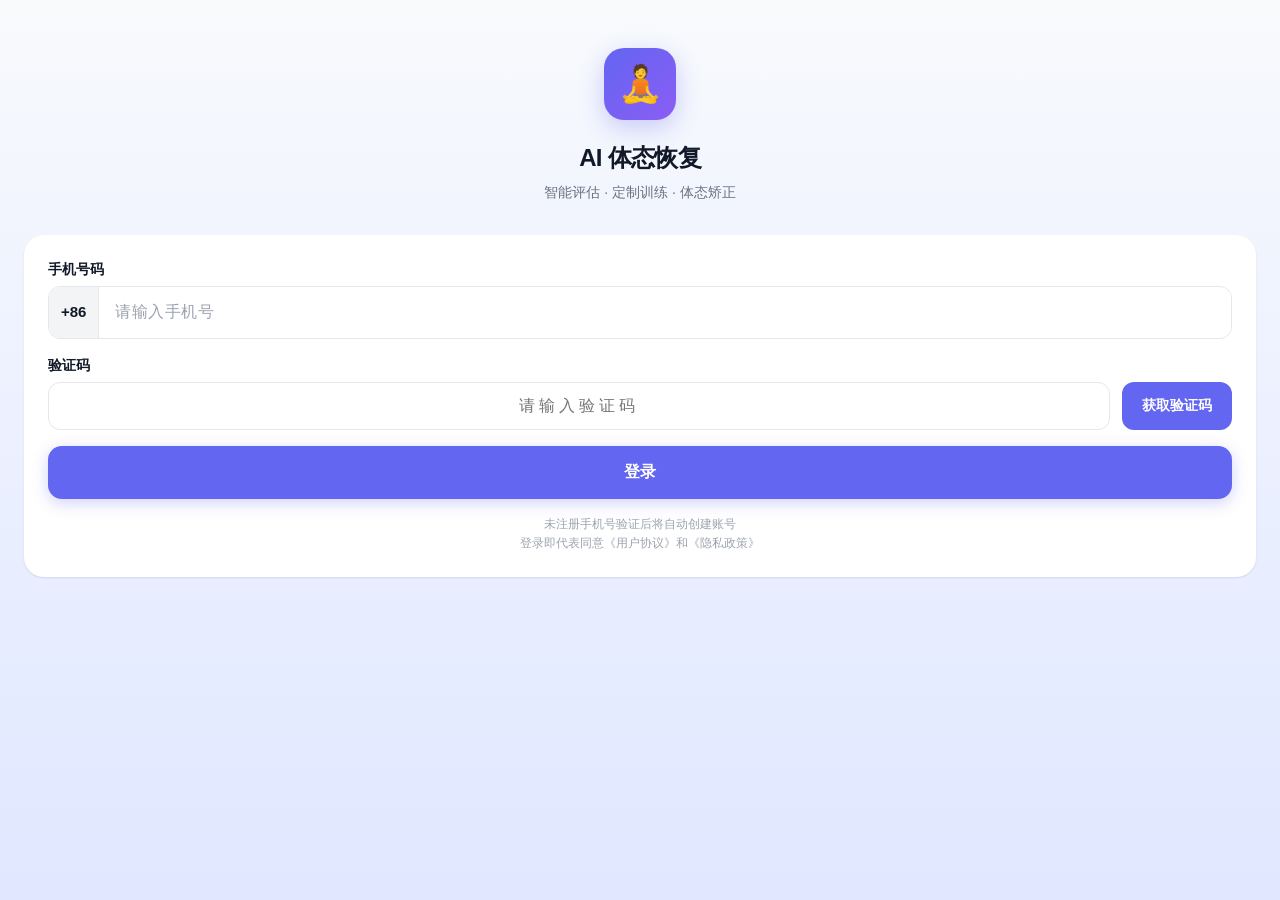
<file: user.html>
<!DOCTYPE html>
<html lang="zh-CN">
<head>
  <meta charset="UTF-8">
  <meta name="viewport" content="width=device-width, initial-scale=1.0, maximum-scale=1.0, user-scalable=no, viewport-fit=cover">
  <title>我的</title>
  <link rel="stylesheet" href="css/style.css?v=20260714-pose-auto-v32">
</head>
<body>
  <div class="navbar">
    <div></div>
    <h1>个人中心</h1>
    <div></div>
  </div>

  <div class="container">
    <div class="card" style="margin-top:8px; background:linear-gradient(135deg, var(--primary), #8b5cf6); color:white; border-radius:var(--radius);">
      <div style="display:flex; align-items:center; gap:16px;">
        <div style="width:60px; height:60px; border-radius:50%; background:rgba(255,255,255,0.2); display:flex; align-items:center; justify-content:center; font-size:28px; flex-shrink:0;">●</div>
        <div>
          <h2 style="font-size:20px; font-weight:700; margin-bottom:4px;" id="user-name">用户</h2>
          <p style="opacity:0.8; font-size:14px;">已参加 <span id="challenge-count">0</span> 次挑战</p>
        </div>
      </div>
    </div>

    <div class="stats-grid">
      <div class="stat-item">
        <div class="value" id="total-checkins">0</div>
        <div class="label">累计打卡</div>
      </div>
      <div class="stat-item">
        <div class="value" style="color:var(--success);" id="total-refund">¥0</div>
        <div class="label">预计返还</div>
      </div>
      <div class="stat-item">
        <div class="value" id="streak-days">0</div>
        <div class="label">连续天数</div>
      </div>
    </div>

    <div class="menu-list">
      <div style="display:flex; align-items:center; justify-content:space-between; padding:16px 20px; border-bottom:0.5px solid var(--border-light);">
        <span style="font-size:15px; font-weight:500;">打卡提醒</span>
        <label class="toggle-switch">
          <input type="checkbox" checked>
          <span class="slider"></span>
        </label>
      </div>
      <a href="challenge_progress.html?v=20260714-pose-auto-v32" style="display:block; padding:16px 20px; text-decoration:none; color:var(--text); border-bottom:0.5px solid var(--border-light);">查看当前挑战</a>
      <a href="calendar.html" style="display:block; padding:16px 20px; text-decoration:none; color:var(--text); border-bottom:0.5px solid var(--border-light);">查看打卡日历</a>
      <div style="padding:16px 20px; color:var(--text-tertiary); font-size:14px;">服务协议与隐私政策</div>
    </div>

    <div class="card" id="challenge-card" style="display:none;">
      <h3 class="card-title">当前挑战</h3>
      <div id="challenge-summary" style="font-size:14px; color:var(--text-secondary); line-height:1.8;"></div>
    </div>

    <div style="text-align:center; margin:24px 0 8px;">
      <button class="btn btn-outline" style="width:100%; padding:14px; font-size:15px; color:var(--danger); border-color:var(--danger);" onclick="logout()">退出登录</button>
    </div>

    <div style="text-align:center; margin:16px 0 8px;">
      <button class="btn btn-outline btn-sm" style="width:auto; padding:10px 20px; font-size:14px;" onclick="resetData()">清除本地挑战数据</button>
    </div>
  </div>

  <nav class="bottom-nav">
    <a href="index.html?v=20260714-pose-auto-v32"><span class="icon">&#8962;</span><span>首页</span></a>
    <a href="challenge_progress.html?v=20260714-pose-auto-v32"><span class="icon">&#10003;</span><span>打卡</span></a>
    <a href="user.html?v=20260714-pose-auto-v32" class="active"><span class="icon">&#9679;</span><span>我的</span></a>
  </nav>

  <script src="js/app.js?v=20260714-pose-auto-v32" charset="UTF-8"></script>
  <script>
    function money(value) {
      return '¥' + Number(value || 0);
    }

    function initUser() {
      if (!APP.checkLogin()) {
        if (window.location.protocol === 'file:') {
          APP.user.isLoggedIn = true;
          APP.user.name = '本地体验用户';
        } else {
          window.location.href = 'login.html';
          return;
        }
      }
      APP.loadData();

      document.getElementById('user-name').textContent = APP.user.name || '用户';

      if (APP.activeChallenge) {
        const ch = APP.activeChallenge;
        const config = APP.challenges[ch.days] || { name: ch.days + '天挑战' };
        document.getElementById('challenge-count').textContent = '1';
        document.getElementById('total-checkins').textContent = ch.checkedDays || 0;
        document.getElementById('total-refund').textContent = money(APP.calculateRefund(ch));
        document.getElementById('streak-days').textContent = ch.checkedDays || 0;
        document.getElementById('challenge-card').style.display = 'block';
        document.getElementById('challenge-summary').innerHTML =
          '<div>挑战名称：' + config.name + '</div>' +
          '<div>当前进度：第 ' + (ch.currentDay || 1) + ' / ' + ch.days + ' 天</div>' +
          '<div>已打卡：' + (ch.checkedDays || 0) + ' 天</div>' +
          '<div>已请假：' + (ch.leaveDays || 0) + ' 天</div>';
      }
    }

    function logout() {
      APP.logout();
    }

    function resetData() {
      if (confirm('确定要清除本地挑战数据吗？此操作不会删除已上传的体态照片和后端分析记录。')) {
        localStorage.removeItem('ai_posture_data');
        alert('本地挑战数据已清除。');
        window.location.reload();
      }
    }

    document.addEventListener('DOMContentLoaded', initUser);
  </script>
</body>
</html>
</file>
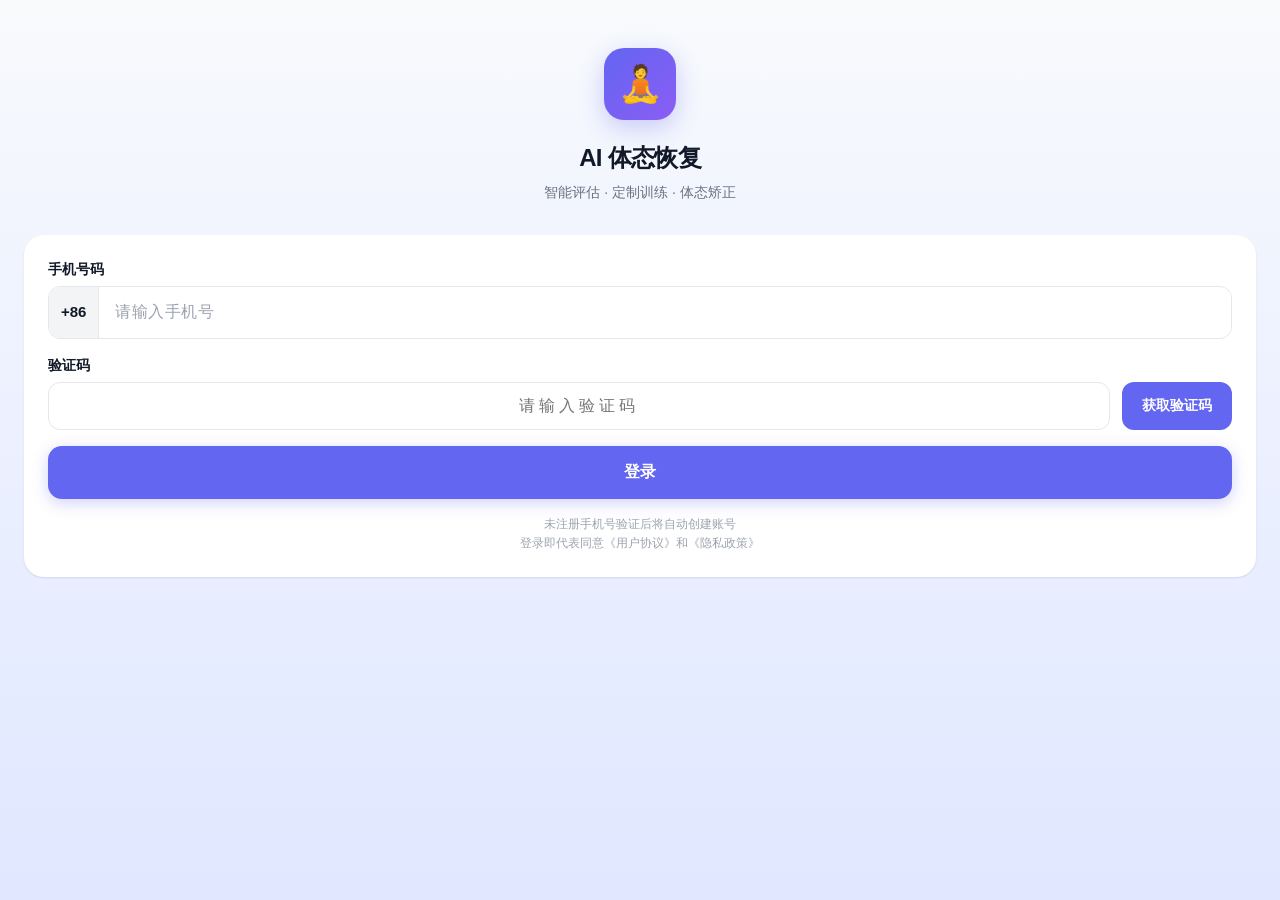
<file: 个性化的体态矫正网页.html>
<!DOCTYPE html>
<html lang="zh-CN">
<head>
  <meta charset="UTF-8">
  <meta http-equiv="Cache-Control" content="no-store, no-cache, must-revalidate, max-age=0">
  <meta http-equiv="Pragma" content="no-cache">
  <meta http-equiv="Expires" content="0">
  <meta name="viewport" content="width=device-width, initial-scale=1.0, maximum-scale=1.0, user-scalable=no, viewport-fit=cover">
  <meta name="apple-mobile-web-app-capable" content="yes">
  <meta name="apple-mobile-web-app-status-bar-style" content="default">
  <title>AI体态评估系统</title>
  <link rel="stylesheet" href="css/style.css?v=20260714-pose-auto-v32">
  <script>
    (function() {
      var currentVersion = '20260714-pose-auto-v32';
      function shouldForceManualPoseCapture(params) {
        var requested = ((params && (params.get('pose') || params.get('capturePose'))) || '').trim().toLowerCase();
        return requested === 'manual' || requested === 'fallback' || requested === 'off';
      }
      window.__POSTURE_APP_VERSION = currentVersion;
      window.__POSTURE_FORCE_MANUAL_POSE_CAPTURE = false;
      try {
        var params = new URLSearchParams(window.location.search || '');
        window.__POSTURE_FORCE_MANUAL_POSE_CAPTURE = shouldForceManualPoseCapture(params);
        var loadedVersion = params.get('v');
        if (window.location.protocol !== 'file:' && loadedVersion !== currentVersion) {
          params.set('v', currentVersion);
          window.location.replace(window.location.pathname + '?' + params.toString() + window.location.hash);
          return;
        }
      } catch (versionErr) {
        console.warn('版本检查失败，将继续加载当前页面:', versionErr);
      }
      window.__POSTURE_PENDING_POSE_NOTICE = null;
      window.__POSTURE_PENDING_UI_NOTICE = null;
      window.__POSTURE_CAPTURE_OPENING = false;
      function queuePoseRuntimeFallback(reason) {
        window.__POSTURE_PENDING_POSE_NOTICE = {
          reason: reason || 'early-pose-runtime-error',
          text: window.__POSTURE_FORCE_MANUAL_POSE_CAPTURE
            ? '已进入挑战拍照手动快门模式，请确认全身入镜后点击快门'
            : '姿态检测资源暂未就绪，拍摄已切换为手动快门。请确认全身入镜后点击快门'
        };
      }
      window.__isPoseRuntimeErrorMessage = function(msg) {
        var text = String(msg || '');
        return /(MediaPipe\s*Pose|Pose\s*runtime|pose_solution|SolutionWasm|createWasm|WebAssembly|wasm|Module\.arguments|Aborted\(|abort\(|Failed to fetch|NetworkError|Failed to create WebGL canvas context|not compiled for this environment)/i.test(text);
      };
      window.alert = function(msg) {
        var text = String(msg || '');
        if (window.__isPoseRuntimeErrorMessage(text)) {
          queuePoseRuntimeFallback('early-pose-alert-intercepted');
          return;
        }
        window.__POSTURE_PENDING_UI_NOTICE = {
          text: text,
          tone: 'info'
        };
      };
      window.addEventListener('error', function(event) {
        var message = event && (event.message || (event.error && event.error.message));
        if (!window.__isPoseRuntimeErrorMessage(message)) return;
        queuePoseRuntimeFallback('early-pose-error-intercepted');
        event.preventDefault();
      });
      window.addEventListener('unhandledrejection', function(event) {
        var reason = event && event.reason;
        var message = reason && (reason.message || String(reason));
        if (!window.__isPoseRuntimeErrorMessage(message)) return;
        queuePoseRuntimeFallback('early-pose-rejection-intercepted');
        event.preventDefault();
      });
    })();
  </script>
  <!-- MediaPipe Pose is lazy-loaded after the camera opens so WASM/WebGL failures cannot block the page. -->
  <script src="vendor/three/three.min.js?v=0.128.0" defer></script>
  <script src="vendor/three/OrbitControls.js?v=0.128.0" defer></script>
  <script src="vendor/three/GLTFLoader.js?v=0.128.0" defer></script>
  <!-- 鏍囧噯濮垮娍鍙傝€冨浘 base64 鏁版嵁锛堥伩鍏?file:// 璺ㄥ煙闂锛?-->
  <script src="posture-standards/base64-data.js?v=20260714-pose-auto-v32" charset="UTF-8"></script>
  <link rel="stylesheet" href="css/index.css?v=20260714-pose-auto-v32">
  <style>
    .camera-error-overlay {
      position: absolute;
      top: 0; left: 0; right: 0; bottom: 0;
      z-index: 60;
      display: none;
      flex-direction: column;
      align-items: center;
      justify-content: center;
      background: rgba(0,0,0,0.85);
      backdrop-filter: blur(8px);
      padding: 20px;
      text-align: center;
    }
    .camera-error-overlay.show {
      display: flex;
    }
    .camera-error-icon {
      font-size: 48px;
      margin-bottom: 16px;
      opacity: 0.8;
    }
    .camera-error-title {
      color: white;
      font-size: 20px;
      font-weight: 700;
      margin-bottom: 8px;
    }
    .camera-error-desc {
      color: rgba(255,255,255,0.7);
      font-size: 14px;
      line-height: 1.6;
      margin-bottom: 24px;
      max-width: 280px;
    }
    .camera-retry-btn {
      background: linear-gradient(135deg, var(--primary), #8b5cf6);
      color: white;
      border: none;
      padding: 14px 28px;
      border-radius: 28px;
      font-size: 15px;
      font-weight: 700;
      cursor: pointer;
      box-shadow: 0 4px 20px rgba(99,102,241,0.4);
      transition: all 0.2s;
    }
    .camera-retry-btn:active {
      transform: scale(0.96);
    }
    .manual-shutter-btn {
      position: absolute;
      bottom: 80px;
      left: 50%;
      transform: translateX(-50%);
      z-index: 55;
      width: 72px;
      height: 72px;
      border-radius: 50%;
      background: white;
      border: 4px solid rgba(255,255,255,0.4);
      color: #1a1a2e;
      font-size: 28px;
      cursor: pointer;
      display: flex;
      align-items: center;
      justify-content: center;
      box-shadow: 0 4px 24px rgba(0,0,0,0.4);
      transition: all 0.15s;
    }
    .manual-shutter-btn:active {
      transform: translateX(-50%) scale(0.9);
      background: #e2e2e2;
    }
  </style>
</head>
<body>
  <!-- 椤堕儴瀵艰埅 -->
  <div class="navbar">
    <div></div>
    <h1>AI&#20307;&#24577;&#35780;&#20272;</h1>
    <a href="user.html" style="font-size:20px; text-decoration:none;">&#25105;&#30340;</a>
  </div>

  <div class="container">

    <!-- ===== 姝ラ鎸囩ず鍣?===== -->
    <div class="steps-indicator" id="steps-indicator">
      <div class="step-dot active" data-step="1"></div>
      <div class="step-dot" data-step="2"></div>
      <div class="step-dot" data-step="3"></div>
      <div class="step-dot" data-step="4"></div>
      <div class="step-dot" data-step="5"></div>
      <div class="step-dot" data-step="6"></div>
    </div>

    <!-- ===== STEP 1: 浣撴€佽瘎浼伴棶鍗?===== -->
    <div id="step-survey">
      <div class="upload-hero animate-in">
        <div class="hero-illustration">&#128196;</div>
        <h1>&#20307;&#24577;&#35780;&#20272;&#38382;&#21367;</h1>
        <p class="subtitle">&#35831;&#22914;&#23454;&#22635;&#20889;&#65292;&#24110;&#21161;&#31995;&#32479;&#26356;&#20934;&#30830;&#22320;&#20102;&#35299;&#24744;&#30340;&#36523;&#20307;&#24773;&#20917;</p>
      </div>

      <div class="card animate-in animate-in-delay-1">
        <!-- 基本信息 -->
        <div class="form-group">
          <label class="form-label">&#22995;&#21517;</label>
          <input type="text" class="form-input" id="survey-name" placeholder="&#35831;&#36755;&#20837;&#24744;&#30340;&#22995;&#21517;">
        </div>

        <div class="form-group">
          <label class="form-label">&#29983;&#26085;</label>
          <input type="date" class="form-input" id="survey-birthday">
        </div>

        <div class="question-block">
          <div class="question-label">&#24615;&#21035;</div>
          <div class="radio-group">
            <label class="radio-item"><input type="radio" name="gender" value="female">&#22899;</label>
            <label class="radio-item"><input type="radio" name="gender" value="male">&#30007;</label>
            <label class="radio-item"><input type="radio" name="gender" value="other">&#20854;&#20182;</label>
          </div>
        </div>

        <div class="form-row">
          <div class="form-group">
            <label class="form-label">&#36523;&#39640;</label>
            <div class="input-unit">
              <input type="number" class="form-input" id="survey-height" placeholder="170">
              <span class="unit">cm</span>
            </div>
          </div>
          <div class="form-group">
            <label class="form-label">&#24403;&#21069;&#20307;&#37325;</label>
            <div class="input-unit">
              <input type="number" class="form-input" id="survey-weight" placeholder="65">
              <span class="unit">kg</span>
            </div>
          </div>
        </div>

        <!-- 训练强度 -->
        <div class="question-block" style="padding-top:16px;">
          <div class="question-label">&#35757;&#32451;&#24378;&#24230;</div>
          <div class="radio-group">
            <label class="radio-item"><input type="radio" name="intensity" value="none">&#20174;&#26410;&#35757;&#32451;&#36807;</label>
            <label class="radio-item"><input type="radio" name="intensity" value="beginner">&#21021;&#32423;&#65288;&#20598;&#23572;&#36816;&#21160;&#65289;</label>
            <label class="radio-item"><input type="radio" name="intensity" value="intermediate">&#20013;&#32423;&#65288;&#35268;&#24459;&#36816;&#21160;&#65289;</label>
            <label class="radio-item"><input type="radio" name="intensity" value="advanced">&#39640;&#32423;&#65288;&#19987;&#19994;&#35757;&#32451;&#65289;</label>
          </div>
        </div>

        <!-- 日常睡姿 -->
        <div class="question-block">
          <div class="question-label">&#26085;&#24120;&#30561;&#23039;</div>
          <div class="radio-group">
            <label class="radio-item"><input type="radio" name="sleep" value="back">&#20208;&#21351;</label>
            <label class="radio-item"><input type="radio" name="sleep" value="side">&#20391;&#21351;</label>
            <label class="radio-item"><input type="radio" name="sleep" value="stomach">&#20463;&#21351;</label>
            <label class="radio-item"><input type="radio" name="sleep" value="mixed">&#28151;&#21512;</label>
          </div>
        </div>

        <!-- 每周运动频率 -->
        <div class="question-block">
          <div class="question-label">&#27599;&#21608;&#36816;&#21160;&#39057;&#29575;</div>
          <div class="radio-group">
            <label class="radio-item"><input type="radio" name="exercise" value="0">&#20960;&#20046;&#19981;&#36816;&#21160;</label>
            <label class="radio-item"><input type="radio" name="exercise" value="1">&#27599;&#21608;1-2&#27425;</label>
            <label class="radio-item"><input type="radio" name="exercise" value="3">&#27599;&#21608;3-4&#27425;</label>
            <label class="radio-item"><input type="radio" name="exercise" value="5">&#27599;&#21608;5&#27425;&#20197;&#19978;</label>
          </div>
        </div>

        <!-- 平时生活习惯 -->
        <div class="form-group" style="margin-top:16px;">
          <label class="form-label">&#24179;&#26102;&#29983;&#27963;&#20064;&#24815;</label>
          <p class="form-hint">&#35831;&#23613;&#37327;&#35814;&#32454;&#25551;&#36848;&#65292;&#20363;&#22914;&#65306;&#38271;&#26102;&#38388;&#20302;&#22836;&#30475;&#25163;&#26426;&#12289;&#20037;&#22352;&#21150;&#20844;&#12289;&#20064;&#24815;&#24615;&#32728;&#20108;&#37070;&#33151;&#12289;&#20391;&#36523;&#29609;&#25163;&#26426;&#12289;&#32972;&#21333;&#32937;&#21253;&#12289;&#31359;&#39640;&#36319;&#38795;&#31561;</p>
          <textarea class="textarea-field" id="survey-habits" placeholder="&#20363;&#22914;&#65306;&#10;- &#27599;&#22825;&#30475;&#25163;&#26426;&#36229;&#36807;4&#23567;&#26102;&#65292;&#32463;&#24120;&#20302;&#22836;&#39548;&#32972;&#10;- &#21150;&#20844;&#23460;&#20037;&#22352;&#65292;&#27599;&#22825;8&#23567;&#26102;&#20197;&#19978;&#10;- &#20064;&#24815;&#32728;&#20108;&#37070;&#33151;&#65292;&#22352;&#23039;&#27498;&#26012;&#10;- &#32972;&#21333;&#32937;&#21253;&#65292;&#32937;&#37096;&#21463;&#21147;&#19981;&#22343;"></textarea>
        </div>

        <!-- 平时不舒服的地方 -->
        <div class="form-group">
          <label class="form-label">&#24179;&#26102;&#26377;&#20160;&#20040;&#22320;&#26041;&#19981;&#33298;&#26381;</label>
          <p class="form-hint">&#35831;&#25551;&#36848;&#20855;&#20307;&#30340;&#30140;&#30171;&#37096;&#20301;&#12289;&#30140;&#30171;&#31243;&#24230;&#21644;&#21457;&#29983;&#39057;&#29575;</p>
          <textarea class="textarea-field" id="survey-pain" placeholder="&#20363;&#22914;&#65306;&#10;- &#32937;&#39048;&#32463;&#24120;&#37240;&#30171;&#65292;&#23588;&#20854;&#26159;&#19979;&#21320;&#19979;&#29677;&#21518;&#10;- &#33136;&#37096;&#20725;&#30828;&#65292;&#20037;&#22352;&#21518;&#36215;&#36523;&#22256;&#38590;&#10;- &#32972;&#37096;&#21491;&#20391;&#20598;&#23572;&#26377;&#21050;&#30171;&#24863;&#10;- &#33181;&#30422;&#22312;&#19979;&#27004;&#26799;&#26102;&#26377;&#36731;&#24494;&#19981;&#36866;"></textarea>
        </div>

        <!-- 自觉体态问题 -->
        <div class="form-group">
          <label class="form-label">&#33258;&#24049;&#35273;&#24471;&#21738;&#37324;&#30340;&#20307;&#24577;&#19981;&#22909;</label>
          <p class="form-hint">&#24744;&#33258;&#24049;&#35266;&#23519;&#21040;&#30340;&#20307;&#24577;&#38382;&#39064;&#65292;&#36234;&#35814;&#32454;&#36234;&#22909;</p>
          <textarea class="textarea-field" id="survey-self-issue" placeholder="&#20363;&#22914;&#65306;&#10;- &#35273;&#24471;&#33258;&#24049;&#26377;&#22278;&#32937;&#65292;&#32937;&#33152;&#20869;&#25187;&#24456;&#26126;&#26174;&#10;- &#22836;&#21069;&#20280;&#65292;&#20391;&#38754;&#30475;&#20687;&#20044;&#40863;&#33046;&#10;- &#39592;&#30406;&#21069;&#20542;&#65292;&#23567;&#33145;&#31361;&#20986;&#10;- &#39640;&#20302;&#32937;&#65292;&#24038;&#32937;&#27604;&#21491;&#32937;&#39640;&#10;- O&#22411;&#33151;&#65292;&#33181;&#30422;&#19981;&#33021;&#24182;&#25314;"></textarea>
        </div>
      </div>

      <button class="btn btn-primary animate-in animate-in-delay-2" onclick="goToStep(2)">
        &#19979;&#19968;&#27493;&#65306;&#19978;&#20256;&#20307;&#24577;&#36164;&#26009;
      </button>
    </div>

    <!-- ===== STEP 2: 浣撴€佺収鐗囦笂浼狅紙8瑙掑害锛?===== -->
    <div id="step-photos" style="display:none;">
      <div class="photo-hero animate-in">
        <div class="photo-hero-icon">&#128247;</div>
        <h1>&#20307;&#24577;&#29031;&#29255;&#37319;&#38598;</h1>
        <p class="subtitle">&#35831;&#31359;&#36148;&#36523;&#34915;&#29289;&#65288;&#36816;&#21160;&#20869;&#34915;/&#32039;&#36523;&#34915;&#65289;&#65292;&#23613;&#37327;&#26292;&#38706;&#32908;&#32905;&#32447;&#26465;&#65292;&#20197;8&#20010;&#35282;&#24230;&#25293;&#25668;&#20840;&#36523;&#29031;&#65292;AI&#23558;&#25454;&#27492;&#36827;&#34892;&#20307;&#24577;&#20998;&#26512;</p>
      </div>

      <!-- 浜轰綋鐜粫寮忓竷灞€ -->
      <div class="body-diagram-card animate-in animate-in-delay-1">
        <div class="body-diagram-header">
          <span class="body-diagram-badge">8&#35270;&#35282;&#29615;&#32469;</span>
          <span class="body-diagram-progress" id="photo-progress-text">0 / 8</span>
        </div>

        <!-- 涓ぎ浜轰綋杞粨 + 鐜粫瑙掑害 -->
        <div class="body-circle-layout">
          <svg class="body-outline" viewBox="0 0 200 280" fill="none">
            <!-- 绠€绗斾汉浣撹疆寤?-->
            <circle cx="100" cy="35" r="18" stroke="currentColor" stroke-width="2" fill="none" opacity="0.3"/>
            <line x1="100" y1="53" x2="100" y2="130" stroke="currentColor" stroke-width="2" opacity="0.3"/>
            <line x1="60" y1="75" x2="140" y2="75" stroke="currentColor" stroke-width="2" opacity="0.3"/>
            <line x1="100" y1="130" x2="75" y2="200" stroke="currentColor" stroke-width="2" opacity="0.3"/>
            <line x1="100" y1="130" x2="125" y2="200" stroke="currentColor" stroke-width="2" opacity="0.3"/>
            <line x1="75" y1="200" x2="65" y2="260" stroke="currentColor" stroke-width="2" opacity="0.3"/>
            <line x1="125" y1="200" x2="135" y2="260" stroke="currentColor" stroke-width="2" opacity="0.3"/>
          </svg>

          <!-- 8涓搴︿笂浼犵偣 -->
          <div class="angle-points" id="angle-points"></div>
        </div>

        <!-- 鎬昏繘搴︽潯 -->
        <div class="photo-total-progress">
          <div class="photo-total-bar" id="photo-total-bar" style="width:0%"></div>
        </div>
      </div>

      <!-- 瑙掑害鍒楄〃璇︽儏 -->
      <div class="photo-detail-list" id="photo-detail-list"></div>

      <div class="photo-guide-card animate-in">
        <h4>&#25293;&#25668;&#25351;&#21335;</h4>
        <ul>
          <li>&#31359;&#36148;&#36523;&#34915;&#29289;&#65288;&#36816;&#21160;&#20869;&#34915;/&#32039;&#36523;&#34915;&#65289;&#65292;&#23613;&#37327;&#26292;&#38706;&#32908;&#32905;&#32447;&#26465;&#65292;&#20415;&#20110;&#35266;&#23519;&#20307;&#24577;&#36718;&#24275;</li>
          <li>&#33258;&#28982;&#31449;&#31435;&#65292;&#21452;&#33050;&#19982;&#32937;&#21516;&#23485;&#65292;&#19981;&#35201;&#21051;&#24847;&#25402;&#33016;&#25910;&#33145;</li>
          <li>&#20809;&#32447;&#20805;&#36275;&#22343;&#21248;&#65292;&#36991;&#20813;&#36870;&#20809;&#25110;&#19968;&#20391;&#38452;&#24433;&#36807;&#37325;</li>
          <li>&#32972;&#26223;&#31616;&#27905;&#26080;&#26434;&#29289;&#65292;&#32431;&#33394;&#22681;&#38754;&#26368;&#20339;</li>
          <li>&#20840;&#36523;&#20837;&#38236;&#65292;&#22836;&#39030;&#21644;&#33050;&#24213;&#20445;&#30041;&#36866;&#24403;&#31354;&#38388;</li>
        </ul>
      </div>

      <div style="display:flex; gap:12px; margin-top:8px;">
        <button class="btn btn-outline" style="flex:1;" onclick="goToStep(1)">&#19978;&#19968;&#27493;</button>
        <button class="btn btn-primary" style="flex:1;" onclick="goToStep(3)">&#19979;&#19968;&#27493;&#65306;&#21160;&#20316;&#35780;&#20272;</button>
        <button class="btn btn-primary" style="flex:1; background:var(--success);" onclick="startAIAnalysis()">&#24320;&#22987;AI&#20998;&#26512;</button>
      </div>
    </div>

    <!-- ===== STEP 3: 鍔ㄤ綔璇勪及瑙嗛涓婁紶 ===== -->
    <div id="step-upload" style="display:none;">
      <div class="upload-hero animate-in">
        <div class="hero-illustration">&#9654;</div>
        <h1>&#21160;&#20316;&#35780;&#20272;&#35270;&#39057;</h1>
        <p class="subtitle">&#35831;&#36319;&#38543;&#28436;&#31034;&#23436;&#25104;7&#39033;&#21160;&#20316;&#35780;&#20272;&#65292;&#25293;&#25668;&#24182;&#19978;&#20256;&#35270;&#39057;&#65292;AI&#23558;&#25454;&#27492;&#20998;&#26512;&#20307;&#24577;</p>
      </div>

      <div id="action-list"></div>

      <div style="display:flex; gap:12px; margin-top:8px;">
        <button class="btn btn-outline" style="flex:1;" onclick="goToStep(2)">&#19978;&#19968;&#27493;</button>
        <button class="btn btn-primary" style="flex:1;" onclick="startAIAnalysis()">&#24320;&#22987;AI&#20998;&#26512;</button>
      </div>
    </div>

    <!-- ===== STEP 4: 娴嬭瘎缁撴灉 ===== -->
    <div id="step-ai-analysis" style="display:none;">
      <div class="ai-process-panel animate-in">
        <div class="ai-process-head">
          <div>
            <span class="ai-process-kicker">AI &#20307;&#24577;&#35780;&#20272;&#27169;&#22411;</span>
            <h2>&#27491;&#22312;&#29983;&#25104;&#19977;&#32500;&#20307;&#24577;&#35780;&#20272;</h2>
          </div>
          <div class="ai-process-percent" id="ai-process-percent">0%</div>
        </div>
        <div class="ai-progress-track">
          <div class="ai-progress-fill" id="ai-progress-fill"></div>
        </div>
        <div class="ai-process-steps" id="ai-process-steps"></div>
        <p class="ai-process-note">
          &#31995;&#32479;&#23558;&#22522;&#20110;8&#35270;&#22270;&#29031;&#29255;&#30340; MediaPipe &#20851;&#38190;&#28857;&#12289;&#36136;&#37327;&#26816;&#27979;&#21644;&#21518;&#31471;&#35268;&#21017;&#27169;&#22411;&#29983;&#25104;&#20307;&#24577;&#39118;&#38505;&#35780;&#20272;&#65292;&#24182;&#29983;&#25104;&#21487;&#36861;&#28335;&#30340;&#21442;&#25968;&#21270;&#20154;&#20307;&#27169;&#22411;&#12290;&#26412;&#25253;&#21578;&#19981;&#20316;&#20026;&#21307;&#23398;&#35786;&#26029;&#12290;
        </p>
        <!-- 杩斿洖鎸夐挳锛氬垎鏋愬崱浣忔椂鍙殢鏃惰繑鍥?-->
        <div class="ai-process-actions" id="ai-process-actions" style="display:flex; gap:12px; margin-top:16px;">
          <button class="btn btn-outline" onclick="goToStep(2)">&#36820;&#22238;&#37325;&#26032;&#19978;&#20256;&#29031;&#29255;</button>
          <button class="btn btn-outline" style="margin-left:8px;" onclick="goToStep(1)">&#36820;&#22238;&#20462;&#25913;&#20010;&#20154;&#20449;&#24687;</button>
        </div>
      </div>
    </div>

    <div id="step-result" style="display:none;">
      <div class="card animate-in" id="formal-report-gate">
        <h2 style="text-align:center; font-size:20px; font-weight:700; margin-bottom:8px;">&#27979;&#35780;&#25253;&#21578;</h2>
        <p style="text-align:center; color:var(--text-tertiary); font-size:13px; line-height:1.7; margin-bottom:18px;">
          &#27491;&#24335;&#25253;&#21578;&#20165;&#22312;&#23436;&#25104;8&#35270;&#22270;&#29031;&#29255;&#36136;&#37327;&#26816;&#27979;&#12289;&#20851;&#38190;&#28857;&#35782;&#21035;&#21644;&#21518;&#31471;&#20307;&#24577;&#20998;&#26512;&#21518;&#26174;&#31034;&#12290;
        </p>
        <div class="suggestion-item">
          &#23578;&#26410;&#29983;&#25104;&#27491;&#24335;&#21518;&#31471;&#25253;&#21578;&#12290;&#35831;&#36820;&#22238;&#23436;&#25104;&#20307;&#24577;&#29031;&#29255;&#37319;&#38598;&#65292;&#24182;&#28857;&#20987;&#24320;&#22987;AI&#20998;&#26512;&#12290;
        </div>
        <div style="display:flex; gap:12px; margin-top:16px;">
          <button class="btn btn-primary" type="button" style="flex:1;" onclick="goToStep(2)">&#36820;&#22238;&#20307;&#24577;&#29031;&#29255;</button>
          <button class="btn btn-outline" type="button" style="flex:1;" onclick="goToStep(1)">&#20462;&#25913;&#20010;&#20154;&#20449;&#24687;</button>
        </div>
      </div>
    </div>

    <!-- ===== STEP 5: 閫夋嫨鎸戞垬鏂规 ===== -->
    <div id="step-plan" style="display:none;">
      <div id="active-challenge-info" style="display:none;">
        <!-- 鏈夋椿璺冩寫鎴樻椂鏄剧ず杩涘害鍗＄墖 -->
      </div>

      <div class="section-header">
        <h2>&#36873;&#25321;&#25361;&#25112;</h2>
      </div>

      <div class="plan-back-actions">
        <button class="btn btn-outline" type="button" onclick="goToStep(5)">&#36820;&#22238;&#27979;&#35780;&#25253;&#21578;</button>
        <button class="btn btn-outline" type="button" onclick="goToStep(2)">&#20462;&#25913;&#20307;&#24577;&#29031;&#29255;</button>
        <button class="btn btn-outline" type="button" onclick="goToStep(1)">&#20462;&#25913;&#20010;&#20154;&#20449;&#24687;</button>
      </div>

      <div id="challenge-list">
        <!-- 鍔ㄦ€佹覆鏌?-->
      </div>
    </div>

  </div>

  <!-- ===== MediaPipe 鍔ㄤ綔璇勪及妯℃€佹 ===== -->
  <div class="training-modal" id="assess-modal" style="display:none;">
    <div class="training-modal-header">
      <span class="training-modal-title" id="assess-modal-name">&#21160;&#20316;&#35780;&#20272;</span>
      <select class="camera-select" id="assess-camera-select" title="&#36873;&#25321;&#25668;&#20687;&#22836;">
        <option value="">&#40664;&#35748;&#25668;&#20687;&#22836;</option>
      </select>
      <label class="mirror-check">
        <input type="checkbox" id="assess-mirror-check" checked> &#38236;&#20687;&#32763;&#36716;
      </label>
      <button class="training-modal-close" id="assess-close-btn">&#10005;</button>
    </div>
    <div class="training-modal-body">
      <div class="modal-video-wrap" id="assess-video-wrap">
        <!-- 鐢ㄦ埛鎽勫儚澶达紙鍏ㄥ睆涓荤敾闈級 -->
        <video id="assess-camera" class="assess-view-main" playsinline muted></video>
        <!-- 鏍囧噯婕旂ず瑙嗛锛堝皬灞忓彸涓嬭锛?-->
        <video id="assess-reference" class="assess-view-pip" playsinline preload="metadata"></video>
        <!-- Pose 楠ㄩ缁樺埗灞傦紙瑕嗙洊鍦ㄤ富鐢婚潰涓婏級 -->
        <canvas id="assess-canvas" class="assess-pose-canvas"></canvas>
        <!-- 鐢讳腑鐢诲垏鎹㈡寜閽?-->
        <button class="assess-swap-btn" id="assess-swap-btn">&#8644;</button>
        <div class="pose-status-overlay" id="assess-status">
          <div class="pose-status-dot" id="assess-status-dot"></div>
          <span id="assess-status-text">&#27491;&#22312;&#21551;&#21160;&#25668;&#20687;&#22836;...</span>
        </div>
        <div class="rep-counter" id="assess-rep-counter" style="display:none;">
          <div class="rep-num" id="assess-rep-num">0</div>
          <div class="rep-label">/ 5 &#32452;</div>
        </div>
        <button class="pose-start-btn" id="assess-start-btn">&#24320;&#22987;&#35780;&#20272;</button>
        <div class="pose-complete-overlay" id="assess-complete">
          <div class="complete-icon">&#10003;</div>
          <h3>&#35780;&#20272;&#23436;&#25104;</h3>
          <p>&#24050;&#23436;&#25104; 5 &#32452;&#21160;&#20316;</p>
          <button class="complete-btn" id="assess-finish-btn">&#30830;&#35748;&#25552;&#20132;</button>
        </div>
      </div>
    </div>
    <div class="training-modal-controls">
      <button class="ctrl-btn" id="assess-ctrl-play">&#9654;</button>
      <button class="ctrl-btn" id="assess-ctrl-back">&#8634;10&#31186;</button>
      <span class="ctrl-time" id="assess-ctrl-time">00:00 / 00:00</span>
      <div class="ctrl-progress-wrap">
        <div class="ctrl-progress-bar" id="assess-ctrl-progress"></div>
      </div>
    </div>
  </div>

  <!-- ===== MediaPipe 浣撴€佺収鐗囨媿鎽勬ā鎬佹锛堢珫灞忥級 ===== -->
  <div class="photo-capture-modal" id="photo-capture-modal" style="display:none;">
    <div class="photo-capture-header">
      <span class="photo-capture-title" id="photo-capture-title">&#25293;&#25668;&#27491;&#38754;&#29031;</span>
      <select class="camera-select" id="photo-camera-select" title="&#36873;&#25321;&#25668;&#20687;&#22836;">
        <option value="">&#40664;&#35748;&#25668;&#20687;&#22836;</option>
      </select>
      <label class="skip-facing-check">
        <input type="checkbox" id="skip-facing-check"> &#36339;&#36807;&#26041;&#21521;&#26816;&#27979;
      </label>
      <label class="mirror-check">
        <input type="checkbox" id="mirror-check" checked> &#38236;&#20687;&#32763;&#36716;
      </label>
      <button class="photo-capture-close" id="photo-capture-close-btn">&#10005;</button>
    </div>
    <div class="photo-capture-body">
      <!-- 椤惧鎽勫儚澶达紙绔栧睆鍏ㄥ睆锛?-->
      <video id="photo-camera" class="photo-camera-main" playsinline muted></video>
      <!-- 鏍囧噯濮垮娍鍙傝€冨浘锛堝皬灞忕珫灞忥級 -->
      <img id="photo-reference" class="photo-video-pip" style="display:none;" alt="&#26631;&#20934;&#23039;&#21183;&#21442;&#32771;">
      <!-- 鏍囧噯濮垮娍楠ㄩ缁樺埗灞?-->
      <canvas id="photo-reference-canvas" class="photo-reference-pose-canvas"></canvas>
      <!-- Pose 楠ㄩ缁樺埗灞?-->
      <canvas id="photo-canvas" class="photo-pose-canvas"></canvas>
      <!-- 鐢讳腑鐢诲垏鎹㈡寜閽?-->
      <button class="assess-swap-btn" id="photo-swap-btn">&#8644;</button>
      <!-- 鐩镐技搴︽彁绀?-->
      <div class="similarity-badge" id="similarity-badge" style="display:none;">
        <span id="similarity-value">0%</span> &#21305;&#37197;
      </div>
      <!-- 鐘舵€佹彁绀?-->
      <div class="photo-status-overlay" id="photo-status">
        <div class="photo-status-dot" id="photo-status-dot"></div>
        <span id="photo-status-text">&#27491;&#22312;&#21551;&#21160;&#25668;&#20687;&#22836;...</span>
      </div>
      <!-- 鍊掕鏃惰鐩栧眰 -->
      <div class="countdown-overlay" id="countdown-overlay">
        <div class="countdown-num" id="countdown-num">3</div>
      </div>
      <!-- 鎷嶇収闂厜 -->
      <div class="capture-flash" id="capture-flash"></div>
      <!-- 鎷嶇収瀹屾垚鎻愮ず -->
      <div class="capture-done-overlay" id="capture-done">
        <div class="capture-done-icon">&#10003;</div>
        <div class="capture-done-text">&#25293;&#25668;&#25104;&#21151;</div>
      </div>
      <!-- 鎽勫儚澶撮敊璇彁绀?-->
      <div class="camera-error-overlay" id="camera-error">
        <div class="camera-error-icon">&#9888;</div>
        <div class="camera-error-title">&#25668;&#20687;&#22836;&#34987;&#21344;&#29992;</div>
        <div class="camera-error-desc">&#35831;&#20851;&#38381;&#20854;&#20182;&#20351;&#29992;&#25668;&#20687;&#22836;&#30340;&#24212;&#29992;&#65288;&#22914;&#24494;&#20449;&#12289;Zoom&#12289;Teams&#65289;&#65292;&#28982;&#21518;&#28857;&#20987;&#37325;&#35797;</div>
        <button class="camera-retry-btn" id="camera-retry-btn">&#37325;&#26032;&#21551;&#21160;&#25668;&#20687;&#22836;</button>
      </div>
      <!-- 手动快门按钮（MediaPipe失败时显示） -->
      <button class="manual-shutter-btn" id="manual-shutter-btn" style="display:none;">&#128247;</button>
    </div>
    <div class="photo-capture-controls">
      <button class="ctrl-btn" id="photo-ctrl-play">&#9654;</button>
      <span class="ctrl-time" id="photo-ctrl-time">&#20934;&#22791;&#25293;&#25668;</span>
    </div>
  </div>

  <!-- 搴曢儴瀵艰埅 -->
  <nav class="bottom-nav">
    <a href="index.html" class="active">
      <span class="icon">&#8962;</span>
      <span>&#39318;&#39029;</span>
    </a>
    <a href="challenge_progress.html">
      <span class="icon">&#10003;</span>
      <span>&#25171;&#21345;</span>
    </a>
    <a href="user.html">
      <span class="icon">&#9679;</span>
      <span>&#25105;&#30340;</span>
    </a>
  </nav>

  <script src="js/app.js?v=20260714-pose-auto-v32" charset="UTF-8"></script>
  <script>
    // ===== 鐘舵€佺鐞?=====
    let currentStep = 1;

    // ===== 浣撴€佺収鐗囨暟鎹紙8瑙掑害锛?=====
    const photoAngles = [
      { id: 'front', name: '\u6b63\u9762', icon: '0', pos: { top: '0%', left: '50%', transform: 'translateX(-50%)' }, refKey: 'front', facing: 'front' },
      { id: 'back', name: '\u80cc\u9762', icon: '180', pos: { bottom: '0%', left: '50%', transform: 'translateX(-50%)' }, refKey: 'back', facing: 'back' },
      { id: 'left', name: '\u5de6\u4fa7', icon: '270', pos: { top: '50%', left: '0%', transform: 'translateY(-50%)' }, refKey: 'left', facing: 'side' },
      { id: 'right', name: '\u53f3\u4fa7', icon: '90', pos: { top: '50%', right: '0%', transform: 'translateY(-50%)' }, refKey: 'right', facing: 'side' },
      { id: 'left-front', name: '\u5de6\u524d45\u5ea6', icon: '315', pos: { top: '8%', left: '8%' }, refKey: 'left-front', facing: 'front' },
      { id: 'right-front', name: '\u53f3\u524d45\u5ea6', icon: '45', pos: { top: '8%', right: '8%' }, refKey: 'right-front', facing: 'front' },
      { id: 'left-back', name: '\u5de6\u540e45\u5ea6', icon: '225', pos: { bottom: '8%', left: '8%' }, refKey: 'left-back', facing: 'back' },
      { id: 'right-back', name: '\u53f3\u540e45\u5ea6', icon: '135', pos: { bottom: '8%', right: '8%' }, refKey: 'right-back', facing: 'back' }
    ];
    let uploadedPhotos = {};
    const ASSESSMENT_DRAFT_KEY = 'ai_posture_current_assessment_draft';
    let draftSaveTimer = null;

    function safeJsonParse(value, fallback) {
      try {
        return value ? JSON.parse(value) : fallback;
      } catch (err) {
        console.warn('本地缓存 JSON 损坏，已使用默认值:', err);
        return fallback;
      }
    }

    function collectAssessmentDraft(includePhotos) {
      const radios = {};
      document.querySelectorAll('input[type="radio"]:checked').forEach(function(input) {
        if (input.name) radios[input.name] = input.value;
      });
      const stepForDraft = currentStep === 4 ? (Object.keys(uploadedPhotos || {}).length ? 2 : 1) : (currentStep || 1);
      const draft = {
        version: 2,
        currentStep: stepForDraft,
        savedAt: new Date().toISOString(),
        fields: {
          'survey-name': document.getElementById('survey-name')?.value || '',
          'survey-birthday': document.getElementById('survey-birthday')?.value || '',
          'survey-height': document.getElementById('survey-height')?.value || '',
          'survey-weight': document.getElementById('survey-weight')?.value || '',
          'survey-habits': document.getElementById('survey-habits')?.value || '',
          'survey-pain': document.getElementById('survey-pain')?.value || '',
          'survey-self-issue': document.getElementById('survey-self-issue')?.value || ''
        },
        radios: radios
      };
      if (includePhotos) draft.uploadedPhotos = uploadedPhotos || {};
      return draft;
    }

    function saveAssessmentDraft(includePhotos) {
      try {
        const previous = safeJsonParse(localStorage.getItem(ASSESSMENT_DRAFT_KEY), {});
        const draft = collectAssessmentDraft(includePhotos);
        if (!includePhotos && previous.uploadedPhotos) draft.uploadedPhotos = previous.uploadedPhotos;
        localStorage.setItem(ASSESSMENT_DRAFT_KEY, JSON.stringify(draft));
        return true;
      } catch (err) {
        console.warn('保存完整草稿失败，改为只保存文字信息:', err);
        try {
          localStorage.setItem(ASSESSMENT_DRAFT_KEY, JSON.stringify(collectAssessmentDraft(false)));
        } catch (innerErr) {
          console.warn('保存文字草稿失败:', innerErr);
        }
        return false;
      }
    }

    function scheduleAssessmentDraftSave(includePhotos) {
      clearTimeout(draftSaveTimer);
      draftSaveTimer = setTimeout(function() { saveAssessmentDraft(!!includePhotos); }, 250);
    }

    function restoreAssessmentDraft() {
      let draft = null;
      try {
        draft = safeJsonParse(localStorage.getItem(ASSESSMENT_DRAFT_KEY), null);
      } catch (err) {
        draft = null;
      }
      if (!draft) return;
      Object.entries(draft.fields || {}).forEach(function(entry) {
        const el = document.getElementById(entry[0]);
        if (el) {
          let value = entry[1] || '';
          if (entry[0] === 'survey-weight') {
            const numericValue = parseFloat(value);
            if (Number.isFinite(numericValue) && numericValue > 500) {
              value = String(Math.round((numericValue / 1000) * 10) / 10);
            }
          }
          el.value = value;
        }
      });
      Object.entries(draft.radios || {}).forEach(function(entry) {
        const input = document.querySelector('input[type="radio"][name="' + entry[0] + '"][value="' + entry[1] + '"]');
        if (input) input.checked = true;
      });
      if (draft.uploadedPhotos && typeof draft.uploadedPhotos === 'object') {
        uploadedPhotos = draft.uploadedPhotos;
      }
      if (draft.currentStep && Number(draft.currentStep) > 1 && Number(draft.currentStep) <= 6) {
        currentStep = Number(draft.currentStep);
        if (currentStep === 4) {
          currentStep = Object.keys(uploadedPhotos || {}).length ? 2 : 1;
        }
      }
    }

    function bindAssessmentDraftAutosave() {
      const selector = '#step-survey input, #step-survey textarea, #step-survey select';
      document.querySelectorAll(selector).forEach(function(el) {
        el.addEventListener('input', function() { scheduleAssessmentDraftSave(false); });
        el.addEventListener('change', function() { scheduleAssessmentDraftSave(false); });
      });
      document.querySelectorAll('.bottom-nav a, .navbar a').forEach(function(link) {
        link.addEventListener('click', function() { saveAssessmentDraft(true); });
      });
    }

    // ===== 鍔ㄤ綔璇勪及鏁版嵁 =====

    function openPhotoDraftDB() {
      return new Promise(function(resolve, reject) {
        const request = indexedDB.open('PosturePhotoDraftDB', 1);
        request.onupgradeneeded = function(e) {
          const database = e.target.result;
          if (!database.objectStoreNames.contains('photos')) {
            database.createObjectStore('photos', { keyPath: 'id' });
          }
        };
        request.onsuccess = function() { resolve(request.result); };
        request.onerror = function() { reject(request.error); };
      });
    }

    async function savePhotoDraft(angleId, dataUrl) {
      try {
        const database = await openPhotoDraftDB();
        await new Promise(function(resolve, reject) {
          const tx = database.transaction('photos', 'readwrite');
          tx.objectStore('photos').put({ id: angleId, dataUrl: dataUrl, savedAt: new Date().toISOString() });
          tx.oncomplete = resolve;
          tx.onerror = function() { reject(tx.error); };
        });
        database.close();
      } catch (err) {
        console.warn('保存照片草稿失败:', err);
      }
    }

    async function deletePhotoDraft(angleId) {
      try {
        const database = await openPhotoDraftDB();
        await new Promise(function(resolve, reject) {
          const tx = database.transaction('photos', 'readwrite');
          tx.objectStore('photos').delete(angleId);
          tx.oncomplete = resolve;
          tx.onerror = function() { reject(tx.error); };
        });
        database.close();
      } catch (err) {
        console.warn('删除照片草稿失败:', err);
      }
    }

    async function loadPhotoDrafts() {
      try {
        const database = await openPhotoDraftDB();
        const records = await new Promise(function(resolve, reject) {
          const tx = database.transaction('photos', 'readonly');
          const req = tx.objectStore('photos').getAll();
          req.onsuccess = function() { resolve(req.result || []); };
          req.onerror = function() { reject(req.error); };
        });
        database.close();
        records.forEach(function(record) {
          if (record.id && record.dataUrl && !uploadedPhotos[record.id]) {
            uploadedPhotos[record.id] = record.dataUrl;
          }
        });
      } catch (err) {
        console.warn('读取照片草稿失败:', err);
      }
    }

    const actionData = [
      { id: 1, name: '\u9888\u80a9\u653e\u677e\u8bc4\u4f30', targets: '\u9888\u90e8\u3001\u80a9\u90e8\u3001\u4e0a\u80cc\u90e8\u6d3b\u52a8\u8303\u56f4', angles: ['front', 'side', 'back'], referenceVideo: '', completed: false },
      { id: 2, name: '\u80f8\u690e\u4f38\u5c55', targets: '\u80f8\u690e\u7075\u6d3b\u5ea6\u3001\u5706\u80a9\u3001\u542b\u80f8\u98ce\u9669', angles: ['front', 'side'], referenceVideo: '', completed: false },
      { id: 3, name: '\u9aa8\u76c6\u63a7\u5236', targets: '\u9aa8\u76c6\u524d\u503e\u3001\u540e\u503e\u548c\u8170\u9acb\u63a7\u5236', angles: ['side'], referenceVideo: '', completed: false },
      { id: 4, name: '\u9acb\u819d\u8e1d\u529b\u7ebf\u8bc4\u4f30', targets: '\u819d\u5185\u6263\u3001O\u578b\u817f\u3001X\u578b\u817f\u98ce\u9669', angles: ['front', 'side'], referenceVideo: '', completed: false },
      { id: 5, name: '\u80a9\u80db\u7a33\u5b9a\u8bc4\u4f30', targets: '\u7ffc\u72b6\u80a9\u80db\u3001\u80a9\u80db\u7a33\u5b9a\u548c\u80cc\u90e8\u63a7\u5236', angles: ['side', 'back'], referenceVideo: '', completed: false },
      { id: 6, name: '\u6df1\u8e72\u8bc4\u4f30', targets: '\u4e0b\u80a2\u529b\u7ebf\u3001\u8db3\u5f13\u3001\u9acb\u819d\u534f\u540c', angles: ['front', 'side'], referenceVideo: '', completed: false },
      { id: 7, name: '\u5355\u817f\u7a33\u5b9a', targets: '\u9aa8\u76c6\u7a33\u5b9a\u3001\u81c0\u4e2d\u808c\u548c\u8db3\u8e1d\u63a7\u5236', angles: ['front', 'back'], referenceVideo: '', completed: false }
    ];

    const angleLabels = { front: '\u6b63\u9762', side: '\u4fa7\u9762', back: '\u80cc\u9762' };
    const angleIcons = { front: '\u6b63', side: '\u4fa7', back: '\u80cc' };

    // ===== IndexedDB 瑙嗛鎸佷箙鍖?=====
    const DB_NAME = 'PostureVideosDB';
    const DB_VERSION = 1;
    const STORE_NAME = 'videos';
    let db = null;

    function openDB() {
      return new Promise((resolve, reject) => {
        const request = indexedDB.open(DB_NAME, DB_VERSION);
        request.onerror = () => reject(request.error);
        request.onsuccess = () => { db = request.result; resolve(db); };
        request.onupgradeneeded = (e) => {
          const database = e.target.result;
          if (!database.objectStoreNames.contains(STORE_NAME)) {
            database.createObjectStore(STORE_NAME, { keyPath: 'id' });
          }
        };
      });
    }

    async function saveVideoToDB(actionId, angle, file) {
      if (!db) await openDB();
      const arrayBuffer = await file.arrayBuffer();
      const record = {
        id: `${actionId}_${angle}`,
        actionId: actionId,
        angle: angle,
        type: file.type,
        name: file.name,
        data: arrayBuffer,
        uploadedAt: new Date().toISOString()
      };
      return new Promise((resolve, reject) => {
        const tx = db.transaction(STORE_NAME, 'readwrite');
        const store = tx.objectStore(STORE_NAME);
        const req = store.put(record);
        req.onsuccess = () => resolve();
        req.onerror = () => reject(req.error);
      });
    }

    async function loadVideoFromDB(actionId, angle) {
      if (!db) await openDB();
      return new Promise((resolve, reject) => {
        const tx = db.transaction(STORE_NAME, 'readonly');
        const store = tx.objectStore(STORE_NAME);
        const req = store.get(`${actionId}_${angle}`);
        req.onsuccess = () => {
          const record = req.result;
          if (record && record.data) {
            const blob = new Blob([record.data], { type: record.type || 'video/mp4' });
            resolve(URL.createObjectURL(blob));
          } else {
            resolve(null);
          }
        };
        req.onerror = () => reject(req.error);
      });
    }

    async function deleteVideoFromDB(actionId, angle) {
      if (!db) await openDB();
      return new Promise((resolve, reject) => {
        const tx = db.transaction(STORE_NAME, 'readwrite');
        const store = tx.objectStore(STORE_NAME);
        const req = store.delete(`${actionId}_${angle}`);
        req.onsuccess = () => resolve();
        req.onerror = () => reject(req.error);
      });
    }

    async function loadAllVideosFromDB() {
      // 鏃х増瑙嗛涓婁紶宸插簾寮冿紝姝ゅ嚱鏁颁繚鐣欑敤浜庡吋瀹瑰巻鍙叉暟鎹?
      if (!db) await openDB();
      return new Promise((resolve, reject) => {
        const tx = db.transaction(STORE_NAME, 'readonly');
        const store = tx.objectStore(STORE_NAME);
        const req = store.getAll();
        req.onsuccess = () => { resolve(); };
        req.onerror = () => reject(req.error);
      });
    }

    // ===== 姝ラ鍒囨崲 =====
    function goToStep(step) {
      try { saveAssessmentDraft(true); } catch(e) { console.warn('保存草稿失败:', e); }
      const steps = ['step-survey', 'step-photos', 'step-upload', 'step-ai-analysis', 'step-result', 'step-plan'];
      steps.forEach(function(id, i) {
        const el = document.getElementById(id);
        if (el) el.style.display = (i + 1 === step) ? 'block' : 'none';
      });

      document.querySelectorAll('.step-dot').forEach(function(dot, i) {
        dot.classList.remove('active', 'done');
        if (i + 1 === step) dot.classList.add('active');
        else if (i + 1 < step) dot.classList.add('done');
      });

      currentStep = step;
      try { saveAssessmentDraft(true); } catch(e) { console.warn('保存草稿失败:', e); }
      window.scrollTo({ top: 0, behavior: 'smooth' });

      if (step === 2) {
        try { renderPhotoUpload(); } catch(e) { console.warn('渲染照片上传失败:', e); }
      }
      if (step === 3) {
        try { renderActionList(); } catch(e) { console.warn('渲染动作列表失败:', e); }
      }
      if (step === 6) {
        try { renderChallengeList(); renderActiveChallenge(); } catch(e) { console.warn('渲染挑战列表失败:', e); }
      }
    }

    function renderPhotoUpload() {
      const doneCount = Object.keys(uploadedPhotos).length;
      const totalCount = photoAngles.length;
      const progressPct = Math.round((doneCount / totalCount) * 100);

      // 鏇存柊杩涘害
      document.getElementById('photo-progress-text').textContent = `${doneCount} / ${totalCount}`;
      document.getElementById('photo-total-bar').style.width = `${progressPct}%`;

      // 娓叉煋鐜粫鐐癸紙鐐瑰嚮鎵撳紑鎷嶆憚妯℃€佹锛?
      const pointsContainer = document.getElementById('angle-points');
      pointsContainer.replaceChildren();
      photoAngles.forEach((angle, i) => {
        const isDone = !!uploadedPhotos[angle.id];
        const style = Object.entries(angle.pos).map(([k, v]) => `${k}:${v}`).join(';');
        const point = document.createElement('div');
        point.className = 'angle-point' + (isDone ? ' done' : '');
        point.style.cssText = style;
        point.addEventListener('click', function() {
          setTimeout(function() { openPhotoCaptureModal(angle.id); }, 0);
        });
        if (isDone) {
          const img = document.createElement('img');
          img.className = 'angle-point-thumb';
          img.src = uploadedPhotos[angle.id];
          img.alt = angle.name;
          point.appendChild(img);
        } else {
          const circle = document.createElement('div');
          circle.className = 'angle-point-circle';
          circle.textContent = angle.icon;
          point.appendChild(circle);
        }
        const label = document.createElement('div');
        label.className = 'angle-point-label';
        label.textContent = angle.name;
        point.appendChild(label);
        pointsContainer.appendChild(point);
      });

      // 娓叉煋璇︽儏鍒楄〃
      const detailContainer = document.getElementById('photo-detail-list');
      detailContainer.replaceChildren();
      photoAngles.forEach((angle, i) => {
        const isDone = !!uploadedPhotos[angle.id];
        const item = document.createElement('div');
        item.className = 'photo-detail-item' + (isDone ? ' done' : '');

        const num = document.createElement('div');
        num.className = 'photo-detail-num';
        num.textContent = isDone ? 'OK' : String(i + 1);

        const info = document.createElement('div');
        info.className = 'photo-detail-info';
        const name = document.createElement('div');
        name.className = 'photo-detail-name';
        name.textContent = angle.name;
        const status = document.createElement('div');
        status.className = 'photo-detail-status';
        status.textContent = isDone ? '已拍摄' : '待拍摄';
        info.append(name, status);

        item.append(num, info);

        if (isDone) {
          const preview = document.createElement('img');
          preview.className = 'photo-detail-preview';
          preview.src = uploadedPhotos[angle.id];
          item.appendChild(preview);

          const delBtn = document.createElement('div');
          delBtn.className = 'photo-detail-upload';
          delBtn.style.cssText = 'font-size:12px; color:var(--danger);';
          delBtn.textContent = '删除';
          delBtn.addEventListener('click', function(e) {
            e.stopPropagation();
            delete uploadedPhotos[angle.id];
            deletePhotoDraft(angle.id);
            saveAssessmentDraft(true);
            renderPhotoUpload();
          });
          item.appendChild(delBtn);
        } else {
          const camBtn = document.createElement('div');
          camBtn.className = 'photo-detail-upload';
          camBtn.textContent = '拍摄';
          camBtn.addEventListener('click', function(e) {
            e.stopPropagation();
            setTimeout(function() { openPhotoCaptureModal(angle.id); }, 0);
          });
          item.appendChild(camBtn);
        }

        detailContainer.appendChild(item);
      });
    }

    // ===== 瀹夊叏鎻愮ず锛堥伩鍏峊RAE棰勮React閿欒锛?=====
    function isPoseRuntimeErrorMessage(msg) {
      var text = String(msg || '');
      return /(MediaPipe\s*Pose|Pose\s*runtime|pose_solution|SolutionWasm|createWasm|WebAssembly|wasm|Module\.arguments|Aborted\(|abort\(|Failed to fetch|NetworkError|Failed to create WebGL canvas context|not compiled for this environment)/i.test(text);
    }

    function setPoseRuntimeNotice(text) {
      var statusText = document.getElementById('photo-status-text');
      var status = document.getElementById('photo-status');
      var statusDot = document.getElementById('photo-status-dot');
      if (status) status.style.display = 'flex';
      if (statusText) statusText.textContent = text;
      if (statusDot) {
        statusDot.style.background = '#38bdf8';
        statusDot.style.animation = 'none';
      }
    }

    function applyInitialStepFromUrl() {
      try {
        const params = new URLSearchParams(window.location.search);
        const requested = (params.get('step') || '').trim().toLowerCase();
        if (requested === 'photos' || requested === 'photo' || requested === '2') {
          currentStep = 2;
          saveAssessmentDraft(true);
          return true;
        }
      } catch (err) {
        console.warn('读取入口步骤失败:', err);
      }
      return false;
    }

    function isManualPhotoPoseCaptureForced() {
      try {
        if (window.__POSTURE_FORCE_MANUAL_POSE_CAPTURE === true) return true;
        const params = new URLSearchParams(window.location.search);
        const requested = (params.get('pose') || params.get('capturePose') || '').trim().toLowerCase();
        return requested === 'manual' || requested === 'fallback' || requested === 'off';
      } catch (err) {
        console.warn('读取拍摄姿态模式失败:', err);
        return false;
      }
    }

    function handlePoseRuntimeUnavailable(reason, text) {
      mediapipeLoadFailed = true;
      var message = text || (isManualPhotoPoseCaptureForced()
        ? '已进入挑战拍照手动快门模式，请确认全身入镜后点击快门'
        : '姿态检测资源暂未就绪，拍摄已切换为手动快门。请确认全身入镜后点击快门');
      setPoseRuntimeNotice(message);
      showInlineNotice(message, isManualPhotoPoseCaptureForced() ? 'info' : 'warning');
      var modal = document.getElementById('photo-capture-modal');
      if (typeof startManualPhotoMode === 'function' && modal && modal.style.display !== 'none') {
        startManualPhotoMode(reason || 'pose-runtime-unavailable');
      }
      return false;
    }

    function buildPoseCaptureUnavailableMessage() {
      return '姿态检测资源暂未就绪，拍摄已切换为手动快门。请确认全身入镜后点击快门；正式AI分析仍会在后端重新校验8视图照片。';
    }

    function showInlineNotice(message, tone) {
      var text = String(message || '').trim();
      if (!text) return;
      var notice = document.getElementById('app-inline-notice');
      if (!notice) {
        notice = document.createElement('div');
        notice.id = 'app-inline-notice';
        notice.setAttribute('role', 'status');
        notice.setAttribute('aria-live', 'polite');
        notice.style.cssText = [
          'position:fixed',
          'right:18px',
          'top:18px',
          'z-index:100000',
          'max-width:min(420px,calc(100vw - 36px))',
          'padding:12px 14px',
          'border-radius:10px',
          'box-shadow:0 18px 45px rgba(15,23,42,0.18)',
          'font-size:14px',
          'line-height:1.5',
          'font-weight:600',
          'transition:opacity .2s ease, transform .2s ease',
          'opacity:0',
          'transform:translateY(-6px)'
        ].join(';');
        document.body.appendChild(notice);
      }
      var isWarning = tone === 'warning' || tone === 'error';
      notice.style.background = isWarning ? '#fff7ed' : '#eff6ff';
      notice.style.border = isWarning ? '1px solid #fed7aa' : '1px solid #bfdbfe';
      notice.style.color = isWarning ? '#9a3412' : '#1e3a8a';
      notice.textContent = text;
      clearTimeout(notice._hideTimer);
      requestAnimationFrame(function() {
        notice.style.opacity = '1';
        notice.style.transform = 'translateY(0)';
      });
      notice._hideTimer = setTimeout(function() {
        notice.style.opacity = '0';
        notice.style.transform = 'translateY(-6px)';
      }, 3600);
    }

    function showAlert(msg) {
      var text = String(msg || '');
      if (isPoseRuntimeErrorMessage(text)) {
        text = buildPoseCaptureUnavailableMessage();
        handlePoseRuntimeUnavailable('pose-alert-converted', text);
        return;
      }
      setTimeout(function() { showInlineNotice(text, 'info'); }, 0);
    }

    window.alert = function(msg) {
      var text = String(msg || '');
      if (isPoseRuntimeErrorMessage(text)) {
        handlePoseRuntimeUnavailable('pose-alert-intercepted');
        return;
      }
      showInlineNotice(text, 'info');
    };

    window.addEventListener('error', function(event) {
      var message = event && (event.message || (event.error && event.error.message));
      if (!isPoseRuntimeErrorMessage(message)) return;
      handlePoseRuntimeUnavailable('global-pose-error');
      event.preventDefault();
    });

    function reportPoseCaptureFallback(reason, err) {
      mediapipeLoadFailed = true;
      if (err) console.warn('MediaPipe Pose unavailable, using manual capture:', err);
      setPoseRuntimeNotice(isManualPhotoPoseCaptureForced()
        ? '已进入挑战拍照手动快门模式，请确认全身入镜后点击快门'
        : '姿态检测资源暂未就绪，已切换为手动拍照。请确认全身入镜后点击快门');
      startManualPhotoMode(reason || 'pose-capture-fallback');
      return false;
    }

    window.addEventListener('unhandledrejection', function(event) {
      var reason = event && event.reason;
      var message = reason && (reason.message || String(reason));
      if (!isPoseRuntimeErrorMessage(message)) return;
      handlePoseRuntimeUnavailable('global-pose-rejection');
      event.preventDefault();
    });

    if (window.__POSTURE_PENDING_POSE_NOTICE) {
      handlePoseRuntimeUnavailable(
        window.__POSTURE_PENDING_POSE_NOTICE.reason,
        window.__POSTURE_PENDING_POSE_NOTICE.text
      );
      window.__POSTURE_PENDING_POSE_NOTICE = null;
    }
    if (window.__POSTURE_PENDING_UI_NOTICE) {
      showInlineNotice(
        window.__POSTURE_PENDING_UI_NOTICE.text,
        window.__POSTURE_PENDING_UI_NOTICE.tone
      );
      window.__POSTURE_PENDING_UI_NOTICE = null;
    }

    // ===== 鎽勫儚澶磋澶囨灇涓句笌閫夋嫨 =====
    let videoDevices = [];

    async function enumerateVideoDevices(forceRefresh) {
      try {
        // 濡傛灉宸叉湁璁惧鍒楄〃涓斾笉寮哄埗鍒锋柊锛岀洿鎺ヨ繑鍥炵紦瀛?
        if (!forceRefresh && videoDevices.length > 0) {
          return videoDevices;
        }
        // 鍏堣姹備竴娆℃潈闄愶紝鍚﹀垯鏍囩鍙兘涓虹┖锛堝彧璇锋眰涓€娆★紝鍚庣画澶嶇敤锛?
        var tempStream = await navigator.mediaDevices.getUserMedia({ video: true });
        var devices = await navigator.mediaDevices.enumerateDevices();
        // 绔嬪嵆鍏抽棴涓存椂娴侊紝閲婃斁鎽勫儚澶村崰鐢?
        tempStream.getTracks().forEach(function(t) { t.stop(); });
        videoDevices = devices.filter(function(d) { return d.kind === 'videoinput'; });
        console.log('检测到视频设备:', videoDevices.length);
        videoDevices.forEach(function(d, i) {
          console.log('  [' + i + ']', d.label || '未命名设备', d.deviceId.substring(0, 8) + '...');
        });
        return videoDevices;
      } catch (err) {
        console.error('枚举摄像头设备失败', err);
        return [];
      }
    }

    function populateCameraSelect(selectId, preferredLabel) {
      var select = document.getElementById(selectId);
      if (!select) return;
      select.innerHTML = '<option value="">\u9ed8\u8ba4\u6444\u50cf\u5934</option>';
      if (!videoDevices.length) return;

      var preferredIndex = -1;
      videoDevices.forEach(function(device, index) {
        var label = device.label || '\u6444\u50cf\u5934' + (index + 1);
        var option = document.createElement('option');
        option.value = device.deviceId;
        option.textContent = label;
        select.appendChild(option);

        // 鑷姩浼樺厛閫夋嫨澶栨帴鎽勫儚澶达紙闈?Integrated锛屾垨鍖呭惈 DJI / USB / HD 绛夊叧閿瘝锛?
        if (preferredLabel && device.label.toLowerCase().indexOf(preferredLabel.toLowerCase()) >= 0) {
          preferredIndex = index;
        }
      });

      // 濡傛灉娌℃湁鎸囧畾浼樺厛鏍囩锛屽皾璇曡嚜鍔ㄩ€夋嫨澶栨帴鎽勫儚澶?
      if (preferredIndex < 0) {
        for (var i = 0; i < videoDevices.length; i++) {
          var lbl = videoDevices[i].label.toLowerCase();
          if (lbl.indexOf('integrated') < 0 && lbl.indexOf('built-in') < 0 &&
              (lbl.indexOf('usb') >= 0 || lbl.indexOf('dji') >= 0 || lbl.indexOf('hd') >= 0 || lbl.indexOf('camera') >= 0)) {
            preferredIndex = i;
            break;
          }
        }
      }

      if (preferredIndex >= 0) {
        select.value = videoDevices[preferredIndex].deviceId;
      }
    }

    function getCameraConstraint(selectId) {
      var select = document.getElementById(selectId);
      var deviceId = select ? select.value : '';
      if (deviceId) {
        return { deviceId: { exact: deviceId } };
      }
      return { facingMode: { ideal: 'user' } };
    }

    // ===== MediaPipe Pose 浣撴€佺収鐗囨媿鎽勬ā鍧楋紙绔栧睆 + 濮垮娍瀵规瘮锛?=====
    let photoPoseDetector = null;
    let photoRefPoseDetector = null; // 鏍囧噯鍥剧墖绂荤嚎妫€娴嬪櫒
    let photoCamera = null;
    let photoCaptureOpening = false;
    let isPhotoRunning = false;
    let photoState = 'init'; // init, loading-ref, positioning, ready, countdown, done
    let currentPhotoAngleId = null;
    let countdownTimer = null;
    let refLandmarks = null; // 鏍囧噯濮垮娍landmarks缂撳瓨
    let similarityReadyTimer = null; // 鎸佺画杈炬爣璁℃椂鍣?
    let refLoadTimeout = null; // 鏍囧噯鍥惧姞杞借秴鏃?
    let currentSimilarity = 0; // 褰撳墠鐩镐技搴?
    let lastPhotoGateOk = false;
    let lastVoicePrompt = '';
    let lastVoicePromptAt = 0;
    const PHOTO_REQUIRED_LANDMARKS = [0, 11, 12, 23, 24, 25, 26, 27, 28, 29, 30, 31, 32];
    const SIMILARITY_THRESHOLD = 0.65; // 鐩镐技搴﹂槇鍊硷紙65%浠ヤ笂鎵嶈涓哄Э鍔垮尮閰嶏級
    const SIMILARITY_HOLD_MS = 2000; // 鎸佺画杈炬爣2绉掑悗寮€濮嬪€掕鏃?

    // 鐢ㄤ簬瀵规瘮鐨勫叧閿叧鑺傜储寮?
    const COMPARE_JOINTS = [0, 11, 12, 13, 14, 15, 16, 23, 24, 25, 26, 27, 28];

    const MEDIAPIPE_POSE_LOCAL_BASE = 'mediapipe/';
    const MEDIAPIPE_POSE_SCRIPT_VERSION = '20260714-pose-auto-v32';
    let mediapipePoseLoadPromise = null;
    const LOCAL_POSE_CONNECTIONS = [[0,1],[1,2],[2,3],[3,7],[0,4],[4,5],[5,6],[6,8],[9,10],[11,12],[11,13],[13,15],[15,17],[15,19],[15,21],[17,19],[12,14],[14,16],[16,18],[16,20],[16,22],[18,20],[11,23],[12,24],[23,24],[23,25],[24,26],[25,27],[26,28],[27,29],[28,30],[29,31],[30,32],[27,31],[28,32]];

    function mediapipePoseAsset(file) {
      return MEDIAPIPE_POSE_LOCAL_BASE + file;
    }

    function cacheMediapipePoseConstructor() {
      var root = typeof window !== 'undefined' ? window : (typeof globalThis !== 'undefined' ? globalThis : null);
      if (!root) return null;
      var registry = root.__MEDIAPIPE_POSE_REGISTRY || {};
      var ctor = typeof root.__LOCAL_MEDIAPIPE_POSE_CTOR === 'function' ? root.__LOCAL_MEDIAPIPE_POSE_CTOR
        : (typeof registry.Pose === 'function' ? registry.Pose
        : (typeof root.Pose === 'function' ? root.Pose : null));
      if (ctor) {
        root.__MEDIAPIPE_POSE_REGISTRY = Object.assign({}, registry, {
          Pose: ctor,
          POSE_CONNECTIONS: Array.isArray(root.POSE_CONNECTIONS) ? root.POSE_CONNECTIONS : (registry.POSE_CONNECTIONS || LOCAL_POSE_CONNECTIONS)
        });
        try {
          Object.defineProperty(root, '__LOCAL_MEDIAPIPE_POSE_CTOR', {
            configurable: true,
            writable: true,
            value: ctor
          });
        } catch (err) {
          root.__LOCAL_MEDIAPIPE_POSE_CTOR = ctor;
        }
      }
      return ctor;
    }

    function rememberMediapipePoseConstructor(ctor, reason) {
      var root = typeof window !== 'undefined' ? window : (typeof globalThis !== 'undefined' ? globalThis : null);
      if (!root || typeof ctor !== 'function') return null;
      var registry = root.__MEDIAPIPE_POSE_REGISTRY || {};
      root.__MEDIAPIPE_POSE_REGISTRY = Object.assign({}, registry, {
        Pose: ctor,
        POSE_CONNECTIONS: Array.isArray(root.POSE_CONNECTIONS) ? root.POSE_CONNECTIONS : (registry.POSE_CONNECTIONS || LOCAL_POSE_CONNECTIONS),
        cachedReason: reason || 'pose-runtime-cache'
      });
      try {
        Object.defineProperty(root, '__LOCAL_MEDIAPIPE_POSE_CTOR', {
          configurable: true,
          writable: true,
          value: ctor
        });
      } catch (err) {
        root.__LOCAL_MEDIAPIPE_POSE_CTOR = ctor;
      }
      return ctor;
    }

    function getMediapipePoseConstructor() {
      var cached = cacheMediapipePoseConstructor();
      if (cached) return cached;
      if (typeof window !== 'undefined' && window.__MEDIAPIPE_POSE_REGISTRY && typeof window.__MEDIAPIPE_POSE_REGISTRY.Pose === 'function') return window.__MEDIAPIPE_POSE_REGISTRY.Pose;
      if (typeof globalThis !== 'undefined' && globalThis.__MEDIAPIPE_POSE_REGISTRY && typeof globalThis.__MEDIAPIPE_POSE_REGISTRY.Pose === 'function') return globalThis.__MEDIAPIPE_POSE_REGISTRY.Pose;
      if (typeof window !== 'undefined' && typeof window.Pose === 'function') return window.Pose;
      if (typeof globalThis !== 'undefined' && typeof globalThis.Pose === 'function') return globalThis.Pose;
      if (typeof Pose === 'function') return Pose;
      return null;
    }

    function installLocalDrawingUtilsFallback() {
      if (typeof window.POSE_CONNECTIONS === 'undefined') {
        window.POSE_CONNECTIONS = LOCAL_POSE_CONNECTIONS;
      }
      if (typeof window.drawLandmarks === 'undefined') {
        window.drawLandmarks = function(ctx, landmarks, options) {
          options = options || {};
          if (!ctx || !landmarks) return;
          ctx.save();
          ctx.fillStyle = options.color || '#22c55e';
          landmarks.forEach(function(lm) {
            if (!lm || (typeof lm.visibility === 'number' && lm.visibility < 0.2)) return;
            var x = lm.x * ctx.canvas.width;
            var y = lm.y * ctx.canvas.height;
            ctx.beginPath();
            ctx.arc(x, y, options.radius || 3, 0, Math.PI * 2);
            ctx.fill();
          });
          ctx.restore();
        };
      }
      if (typeof window.drawConnectors === 'undefined') {
        window.drawConnectors = function(ctx, landmarks, connections, options) {
          options = options || {};
          if (!ctx || !landmarks || !connections) return;
          ctx.save();
          ctx.strokeStyle = options.color || 'rgba(34,197,94,0.7)';
          ctx.lineWidth = options.lineWidth || 2;
          connections.forEach(function(pair) {
            var a = landmarks[pair[0]];
            var b = landmarks[pair[1]];
            if (!a || !b) return;
            if ((typeof a.visibility === 'number' && a.visibility < 0.2) || (typeof b.visibility === 'number' && b.visibility < 0.2)) return;
            ctx.beginPath();
            ctx.moveTo(a.x * ctx.canvas.width, a.y * ctx.canvas.height);
            ctx.lineTo(b.x * ctx.canvas.width, b.y * ctx.canvas.height);
            ctx.stroke();
          });
          ctx.restore();
        };
      }
    }

    function hasMediapipePoseRuntime() {
      installLocalDrawingUtilsFallback();
      var ready = !!getMediapipePoseConstructor()
        && typeof window.drawConnectors === 'function'
        && typeof window.drawLandmarks === 'function'
        && Array.isArray(window.POSE_CONNECTIONS);
      if (document && document.documentElement) {
        document.documentElement.dataset.poseRuntime = ready ? 'ready' : 'missing';
      }
      return ready;
    }

    function loadScriptOnce(src, forceReload) {
      return new Promise(function(resolve, reject) {
        var absoluteSrc = new URL(src, window.location.href).href;
        var existing = Array.prototype.find.call(document.scripts, function(script) {
          return script.src === absoluteSrc || script.src.split('?')[0] === absoluteSrc.split('?')[0];
        });
        if (existing) {
          if (forceReload) {
            existing.parentNode.removeChild(existing);
          } else if (existing.dataset.loaded === 'true') {
            resolve();
            return;
          } else if (document.readyState !== 'loading' && hasMediapipePoseRuntime()) {
            existing.dataset.loaded = 'true';
            resolve();
            return;
          } else if (document.readyState !== 'loading') {
            existing.parentNode.removeChild(existing);
          } else {
            existing.addEventListener('load', function() {
              existing.dataset.loaded = 'true';
              resolve();
            }, { once: true });
            existing.addEventListener('error', reject, { once: true });
            return;
          }
        }
        var script = document.createElement('script');
        script.src = src;
        script.async = false;
        script.crossOrigin = 'anonymous';
        script.onload = function() {
          script.dataset.loaded = 'true';
          script.dataset.poseGlobal = String(typeof window.Pose);
          if (typeof window.Pose === 'function') {
            rememberMediapipePoseConstructor(window.Pose, 'script-onload');
          }
          setTimeout(function() {
            script.dataset.poseGlobalAfterTick = String(typeof window.Pose);
            if (typeof window.Pose === 'function') {
              rememberMediapipePoseConstructor(window.Pose, 'script-onload-after-tick');
            } else {
              cacheMediapipePoseConstructor();
            }
            resolve();
          }, 0);
        };
        script.onerror = function() {
          reject(new Error('script load failed: ' + src));
        };
        document.head.appendChild(script);
      });
    }

    async function loadMediapipeFallbackScripts(forceReload) {
      installLocalDrawingUtilsFallback();
      if (getMediapipePoseConstructor()) return true;
      if (mediapipePoseLoadPromise) return mediapipePoseLoadPromise;

      mediapipePoseLoadPromise = (async function() {
        try {
          const scriptUrl = MEDIAPIPE_POSE_LOCAL_BASE + 'pose.js?v=' + MEDIAPIPE_POSE_SCRIPT_VERSION;
          await loadScriptOnce(scriptUrl, forceReload === true);
          const ready = !!getMediapipePoseConstructor();
          if (!ready) throw new Error('pose.js loaded without exporting Pose');
          mediapipeLoadFailed = false;
          return true;
        } catch (err) {
          mediapipeLoadFailed = true;
          console.warn('MediaPipe Pose 本地资源加载失败，将切换为手动拍照模式:', err);
          return false;
        } finally {
          mediapipePoseLoadPromise = null;
        }
      })();
      return mediapipePoseLoadPromise;
    }

    async function ensureMediapipePoseRuntime(options) {
      options = options || {};
      if (isManualPhotoPoseCaptureForced() && options.allowInManualCapture !== true) {
        mediapipeLoadFailed = true;
        installLocalDrawingUtilsFallback();
        return false;
      }
      const timeoutMs = options.timeoutMs || 5000;
      const startedAt = Date.now();
      installLocalDrawingUtilsFallback();
      if (hasMediapipePoseRuntime()) {
        mediapipeLoadFailed = false;
        return true;
      }
      var fallbackLoaded = await loadMediapipeFallbackScripts(false);
      if (!fallbackLoaded) {
        fallbackLoaded = await loadMediapipeFallbackScripts(true);
        if (!fallbackLoaded) {
          mediapipeLoadFailed = true;
          return false;
        }
      }
      while (Date.now() - startedAt < timeoutMs) {
        if (hasMediapipePoseRuntime()) {
          mediapipeLoadFailed = false;
          return true;
        }
        await new Promise(function(resolve) { setTimeout(resolve, 120); });
      }
      mediapipeLoadFailed = true;
      return false;
    }

    function prewarmMediapipePoseRuntime() {
      ensureMediapipePoseRuntime({ timeoutMs: 7000 }).catch(function(err) {
        mediapipeLoadFailed = true;
        console.warn('MediaPipe Pose 预加载失败，将在拍摄时自动降级:', err);
      });
    }

    // 等待 MediaPipe Pose 加载完成（本地资源优先）
    var mediapipeLoadFailed = false;
    async function waitForMediapipe(callback, retries) {
      retries = retries || 0;
      if (hasMediapipePoseRuntime()) {
        mediapipeLoadFailed = false;
        callback();
        return;
      }
      if (retries === 2) {
        try {
          await loadMediapipeFallbackScripts(true);
          if (hasMediapipePoseRuntime()) {
            mediapipeLoadFailed = false;
            callback();
            return;
          }
        } catch (err) {
          console.warn('MediaPipe CDN fallback load failed:', err);
        }
      }
      if (retries >= 5) {
        mediapipeLoadFailed = true;
        console.warn('MediaPipe Pose 加载失败，将使用手动拍照模式');
        callback(); // 仍然回调，让调用方降级
        return;
      }
      setTimeout(function() { waitForMediapipe(callback, retries + 1); }, 500);
    }

    async function initPhotoPose() {
      if (photoPoseDetector) return;
      try {
        var ready = await ensureMediapipePoseRuntime({ timeoutMs: 5000 });
        var PoseCtor = getMediapipePoseConstructor();
        if (!ready || !PoseCtor) {
          reportPoseCaptureFallback('photo-pose-constructor-missing');
          return;
        }
        photoPoseDetector = new PoseCtor({
          locateFile: mediapipePoseAsset
        });
        photoPoseDetector.setOptions({
          modelComplexity: 1,
          smoothLandmarks: true,
          enableSegmentation: false,
          minDetectionConfidence: 0.5,
          minTrackingConfidence: 0.5
        });
        photoPoseDetector.onResults(onPhotoPoseResults);
      } catch (err) {
        console.error('初始化 MediaPipe Pose 失败:', err);
        reportPoseCaptureFallback('photo-pose-init-failed', err);
      }
    }

    async function preparePhotoPoseForCapture(timeoutMs) {
      if (isManualPhotoPoseCaptureForced()) {
        mediapipeLoadFailed = true;
        return false;
      }
      var finished = false;
      try {
        var task = (async function() {
          try {
            await ensureMediapipePoseRuntime({ timeoutMs: Math.max(1200, timeoutMs || 3000) });
            await initPhotoPose();
            return !!photoPoseDetector;
          } catch (err) {
            console.warn('Photo pose prepare task failed:', err);
            return false;
          }
        })();
        var timed = new Promise(function(resolve) {
          setTimeout(function() {
            if (!finished) resolve(false);
          }, timeoutMs || 3000);
        });
        var ready = await Promise.race([task, timed]);
        finished = true;
        if (!ready || !photoPoseDetector) {
          mediapipeLoadFailed = true;
          return false;
        }
        mediapipeLoadFailed = false;
        return true;
      } catch (err) {
        console.warn('Photo pose runtime prepare failed, using manual capture:', err);
        mediapipeLoadFailed = true;
        return false;
      }
    }

    function startManualPhotoMode(reason) {
      photoCaptureOpening = false;
      window.__POSTURE_CAPTURE_OPENING = false;
      photoState = 'manual';
      lastPhotoGateOk = true;
      resetSimilarityTimer();
      if (reason) console.warn('Photo pose detection unavailable, using manual capture:', reason);
      var status = document.getElementById('photo-status');
      var statusText = document.getElementById('photo-status-text');
      var statusDot = document.getElementById('photo-status-dot');
      if (status) status.style.display = 'flex';
      if (statusText) {
        statusText.textContent = isManualPhotoPoseCaptureForced()
          ? '已进入手动拍照模式，请确认全身入镜后点击快门'
          : '姿态检测资源暂未就绪，已切换为手动拍照，请确认全身入镜后点击快门';
      }
      if (statusDot) {
        statusDot.style.background = '#38bdf8';
        statusDot.style.animation = 'none';
      }
      var shutterBtn = document.getElementById('manual-shutter-btn');
      if (shutterBtn) shutterBtn.style.display = 'flex';
      document.documentElement.dataset.poseCaptureMode = 'manual';
    }

    function setPhotoCaptureOpeningState() {
      photoCaptureOpening = true;
      window.__POSTURE_CAPTURE_OPENING = true;
      mediapipeLoadFailed = isManualPhotoPoseCaptureForced();
      lastPhotoGateOk = false;
      resetSimilarityTimer();
      photoState = 'positioning';
      var status = document.getElementById('photo-status');
      var statusText = document.getElementById('photo-status-text');
      var statusDot = document.getElementById('photo-status-dot');
      var shutterBtn = document.getElementById('manual-shutter-btn');
      var errorOverlay = document.getElementById('camera-error');
      if (status) {
        status.style.display = 'flex';
        status.className = 'photo-status-overlay';
      }
      if (statusText) {
        statusText.textContent = isManualPhotoPoseCaptureForced()
          ? '正在启动摄像头，当前为手动快门拍照模式'
          : '正在启动摄像头，姿态检测未就绪时会自动切换手动快门';
      }
      if (statusDot) {
        statusDot.style.background = '#38bdf8';
        statusDot.style.animation = 'pulseDot 1.5s infinite';
      }
      if (shutterBtn) shutterBtn.style.display = 'none';
      if (errorOverlay) errorOverlay.classList.remove('show');
      document.documentElement.dataset.poseCaptureMode = isManualPhotoPoseCaptureForced() ? 'manual-opening' : 'opening';
    }

    // MediaPipe Pose 检测结果回调 —— 驱动自动拍照逻辑
    function onPhotoPoseResults(results) {
      if (!isPhotoRunning) return;
      var canvas = document.getElementById('photo-canvas');
      var ctx = canvas.getContext('2d');
      canvas.width = results.image.width;
      canvas.height = results.image.height;

      ctx.save();
      ctx.clearRect(0, 0, canvas.width, canvas.height);

      if (results.poseLandmarks) {
        drawConnectors(ctx, results.poseLandmarks, window.POSE_CONNECTIONS,
          { color: 'rgba(99,102,241,0.6)', lineWidth: 3 });
        drawLandmarks(ctx, results.poseLandmarks,
          { color: '#6366f1', lineWidth: 2, radius: 4 });

        // 自动识别并触发拍照
        if (photoState === 'positioning' || photoState === 'ready') {
          checkPhotoPoseMatch(results.poseLandmarks);
        }
      }
      ctx.restore();
    }

    // 鍒濆鍖栨爣鍑嗗浘鐗囩绾挎娴嬪櫒锛堝鐢ㄦ垨鏂板缓锛?
    async function initRefPoseDetector() {
      if (photoRefPoseDetector) return photoRefPoseDetector;
      if (isManualPhotoPoseCaptureForced()) {
        mediapipeLoadFailed = true;
        return null;
      }
      try {
        await ensureMediapipePoseRuntime({ timeoutMs: 5000 });
        var PoseCtor = getMediapipePoseConstructor();
        if (!PoseCtor) {
          mediapipeLoadFailed = true;
          return null;
        }
        photoRefPoseDetector = new PoseCtor({
          locateFile: mediapipePoseAsset
        });
        photoRefPoseDetector.setOptions({
          modelComplexity: 1,
          smoothLandmarks: false,
          enableSegmentation: false,
          minDetectionConfidence: 0.5,
          minTrackingConfidence: 0.5
        });
        return photoRefPoseDetector;
      } catch (err) {
        console.error('初始化标准图片 Pose 检测器失败:', err);
        mediapipeLoadFailed = true;
        return null;
      }
    }

    // 瀵规爣鍑嗗浘鐗囧仛涓€娆℃€ose妫€娴嬶紝鎻愬彇landmarks
    async function detectRefPose(imgSrc) {
      return new Promise(async function(resolve) {
        if (isManualPhotoPoseCaptureForced()) {
          photoState = 'manual';
          resolve(null);
          return;
        }
        try {
          var detector = await initRefPoseDetector();
          if (!detector) { resolve(null); return; }

          var img = new Image();
          img.crossOrigin = 'anonymous';
          img.onload = async function() {
            try {
              var canvas = document.createElement('canvas');
              canvas.width = img.naturalWidth;
              canvas.height = img.naturalHeight;
              var ctx = canvas.getContext('2d');
              ctx.drawImage(img, 0, 0);

              await detector.send({ image: canvas });
              // 结果通过 onRefPoseResults 回调处理
              // send 不直接返回 landmarks，使用回调模式
              resolve(null);
            } catch (err) {
              console.error('标准图 Pose 检测出错:', err);
              resolve(null);
            }
          };
          img.onerror = function() { resolve(null); };
          img.src = imgSrc;
        } catch (err) {
          resolve(null);
        }
      });
    }

    // 标准图片 Pose 检测结果回调
    function onRefPoseResults(results) {
      if (results && results.poseLandmarks) {
        refLandmarks = results.poseLandmarks;
        // 绘制骨架到标准图 canvas
        drawRefSkeleton(results);
        console.log('标准姿势 landmarks 已提取，关键点数:', refLandmarks.length);
      }
    }

    // 在标准图上绘制骨架
    function drawRefSkeleton(results) {
      var referenceImg = document.getElementById('photo-reference');
      var referenceCanvas = document.getElementById('photo-reference-canvas');
      if (!referenceImg.naturalWidth || !referenceImg.naturalHeight) return;

      referenceCanvas.width = referenceImg.naturalWidth;
      referenceCanvas.height = referenceImg.naturalHeight;
      var ctx = referenceCanvas.getContext('2d');
      ctx.clearRect(0, 0, referenceCanvas.width, referenceCanvas.height);

      if (results.poseLandmarks) {
        drawConnectors(ctx, results.poseLandmarks, window.POSE_CONNECTIONS,
          { color: 'rgba(251,191,36,0.6)', lineWidth: 3 });
        drawLandmarks(ctx, results.poseLandmarks,
          { color: '#fbbf24', lineWidth: 2, radius: 4 });
      }
    }

    // 璁＄畻鐢ㄦ埛濮垮娍涓庢爣鍑嗗Э鍔跨殑鐩镐技搴︼紙鍩轰簬鍏宠妭瑙掑害锛?
    function calculateSimilarity(userLM, refLM) {
      if (!userLM || !refLM) return 0;

      // ===== 绗竴姝ワ細褰掍竴鍖?landmarks锛堜互鑷€閮ㄤ腑鐐逛负鍘熺偣锛岃函骞查暱搴︿负鍩哄噯锛?=====
      function normalize(lm) {
        // 鑷€閮ㄤ腑鐐?
        var hipCenter = { x: (lm[23].x + lm[24].x) / 2, y: (lm[23].y + lm[24].y) / 2 };
        // 鑲╅儴涓偣
        var shoulderCenter = { x: (lm[11].x + lm[12].x) / 2, y: (lm[11].y + lm[12].y) / 2 };
        // 韬共闀垮害锛堣偐鍒拌噣鐨勮窛绂伙級
        var torsoLen = Math.sqrt(
          Math.pow(shoulderCenter.x - hipCenter.x, 2) +
          Math.pow(shoulderCenter.y - hipCenter.y, 2)
        );
        if (torsoLen < 0.01) torsoLen = 0.01; // 闃叉闄ら浂

        var normalized = [];
        for (var i = 0; i < lm.length; i++) {
          normalized.push({
            x: (lm[i].x - hipCenter.x) / torsoLen,
            y: (lm[i].y - hipCenter.y) / torsoLen,
            z: lm[i].z || 0,
            visibility: poseKeypointConfidence(lm[i])
          });
        }
        return normalized;
      }

      var normUser = normalize(userLM);
      var normRef = normalize(refLM);

      // ===== 绗簩姝ワ細璁＄畻瑙掑害鐩镐技搴︼紙涓嶅彈浣嶇疆/灏哄褰卞搷锛?=====
      var angleGroups = [
        [11, 13, 15],   // 宸﹁倶瑙掑害
        [12, 14, 16],   // 鍙宠倶瑙掑害
        [23, 25, 27],   // 宸﹁啙瑙掑害
        [24, 26, 28],   // 鍙宠啙瑙掑害
        [11, 23, 25],   // 宸﹂珛瑙掑害
        [12, 24, 26],   // 鍙抽珛瑙掑害
        [13, 11, 23],   // 宸﹁偐-韬共
        [14, 12, 24],   // 鍙宠偐-韬共
        [0, 11, 12],    // 棰堥儴-鑲╃嚎
        [25, 23, 27],   // 宸﹁笣-鑶?楂?
        [26, 24, 28],   // 鍙宠笣-鑶?楂?
      ];

      var totalAngleScore = 0;
      var validAngleCount = 0;

      for (var i = 0; i < angleGroups.length; i++) {
        var g = angleGroups[i];
        var uAngle = getAngle(normUser[g[0]], normUser[g[1]], normUser[g[2]]);
        var rAngle = getAngle(normRef[g[0]], normRef[g[1]], normRef[g[2]]);

        if (!isNaN(uAngle) && !isNaN(rAngle)) {
          var diff = Math.abs(uAngle - rAngle);
          // 瑙掑害宸?15搴?婊″垎锛?60搴?0鍒嗭紝绾挎€ц“鍑?
          var score = diff < 15 ? 1.0 : Math.max(0, 1.0 - (diff - 15) / 45.0);
          totalAngleScore += score;
          validAngleCount++;
        }
      }

      var angleSim = validAngleCount > 0 ? totalAngleScore / validAngleCount : 0;

      // ===== 绗笁姝ワ細璁＄畻褰掍竴鍖栦綅缃浉浼煎害 =====
      var posJoints = [0, 11, 12, 13, 14, 15, 16, 23, 24, 25, 26, 27, 28];
      var posScore = 0;
      var posCount = 0;

      for (var j = 0; j < posJoints.length; j++) {
        var idx = posJoints[j];
        if (normUser[idx] && normRef[idx] &&
            normUser[idx].visibility > 0.3 && normRef[idx].visibility > 0.3) {
          var dx = Math.abs(normUser[idx].x - normRef[idx].x);
          var dy = Math.abs(normUser[idx].y - normRef[idx].y);
          var dist = Math.sqrt(dx * dx + dy * dy);
          // 褰掍竴鍖栬窛绂?0.3=婊″垎锛?1.5=0鍒?
          var s = dist < 0.3 ? 1.0 : Math.max(0, 1.0 - (dist - 0.3) / 1.2);
          posScore += s;
          posCount++;
        }
      }

      var posSim = posCount > 0 ? posScore / posCount : 0;

      // ===== 绗洓姝ワ細缁煎悎璇勫垎锛堣搴?0%锛屼綅缃?0%锛?=====
      var finalScore = angleSim * 0.7 + posSim * 0.3;
      return Math.max(0, Math.min(1, finalScore));
    }

    function getNormalizedLandmarksForCompare(lm) {
      if (!lm || !lm[11] || !lm[12] || !lm[23] || !lm[24]) return null;
      var hipCenter = { x: (lm[23].x + lm[24].x) / 2, y: (lm[23].y + lm[24].y) / 2 };
      var shoulderCenter = { x: (lm[11].x + lm[12].x) / 2, y: (lm[11].y + lm[12].y) / 2 };
      var torsoLen = Math.sqrt(
        Math.pow(shoulderCenter.x - hipCenter.x, 2) +
        Math.pow(shoulderCenter.y - hipCenter.y, 2)
      );
      if (torsoLen < 0.01) return null;
      return lm.map(function(p) {
        return {
          x: (p.x - hipCenter.x) / torsoLen,
          y: (p.y - hipCenter.y) / torsoLen,
          z: (p.z || 0) / torsoLen,
          visibility: poseKeypointConfidence(p)
        };
      });
    }

    function getOrientationSignature(normLM) {
      if (!normLM || !normLM[11] || !normLM[12] || !normLM[23] || !normLM[24]) return null;
      return {
        shoulderDx: normLM[11].x - normLM[12].x,
        hipDx: normLM[23].x - normLM[24].x,
        shoulderWidth: Math.abs(normLM[11].x - normLM[12].x),
        hipWidth: Math.abs(normLM[23].x - normLM[24].x)
      };
    }

    function getOrientationDiff(userSig, refSig) {
      if (!userSig || !refSig) return 999;
      function relativeDiff(a, b) {
        return Math.abs(a - b) / Math.max(Math.abs(b), 0.25);
      }

      var shoulderWidthDiff = relativeDiff(userSig.shoulderWidth, refSig.shoulderWidth);
      var hipWidthDiff = relativeDiff(userSig.hipWidth, refSig.hipWidth);
      var shoulderSignMismatch = Math.sign(userSig.shoulderDx) !== Math.sign(refSig.shoulderDx);
      var hipSignMismatch = Math.sign(userSig.hipDx) !== Math.sign(refSig.hipDx);
      var signPenalty = (shoulderSignMismatch ? 0.18 : 0) + (hipSignMismatch ? 0.12 : 0);

      return Math.max(shoulderWidthDiff, hipWidthDiff) + signPenalty;
    }

    function getPoseMatchDetails(userLM, refLM) {
      var totalSimilarity = calculateSimilarity(userLM, refLM);
      var normUser = getNormalizedLandmarksForCompare(userLM);
      var normRef = getNormalizedLandmarksForCompare(refLM);
      if (!normUser || !normRef) {
        return { ok: false, totalSimilarity: 0, maxAngleDiff: 999, avgPointDist: 999 };
      }

      var angleGroups = [
        [11, 13, 15], [12, 14, 16],
        [23, 25, 27], [24, 26, 28],
        [11, 23, 25], [12, 24, 26],
        [13, 11, 23], [14, 12, 24],
        [0, 11, 12]
      ];
      var maxAngleDiff = 0;
      var angleDiffSum = 0;
      var angleCount = 0;
      angleGroups.forEach(function(g) {
        if (userLM[g[0]] && userLM[g[1]] && userLM[g[2]] && refLM[g[0]] && refLM[g[1]] && refLM[g[2]] &&
            userLM[g[0]].visibility > 0.3 && userLM[g[1]].visibility > 0.3 && userLM[g[2]].visibility > 0.3 &&
            refLM[g[0]].visibility > 0.3 && refLM[g[1]].visibility > 0.3 && refLM[g[2]].visibility > 0.3) {
          var ua = getAngle(normUser[g[0]], normUser[g[1]], normUser[g[2]]);
          var ra = getAngle(normRef[g[0]], normRef[g[1]], normRef[g[2]]);
          if (!isNaN(ua) && !isNaN(ra)) {
            var diff = Math.abs(ua - ra);
            maxAngleDiff = Math.max(maxAngleDiff, diff);
            angleDiffSum += diff;
            angleCount++;
          }
        }
      });

      var keyJoints = [0, 11, 12, 13, 14, 15, 16, 23, 24, 25, 26, 27, 28];
      var pointDistSum = 0;
      var pointCount = 0;
      keyJoints.forEach(function(idx) {
        if (normUser[idx] && normRef[idx] && userLM[idx].visibility > 0.3 && refLM[idx].visibility > 0.3) {
          var dx = normUser[idx].x - normRef[idx].x;
          var dy = normUser[idx].y - normRef[idx].y;
          pointDistSum += Math.sqrt(dx * dx + dy * dy);
          pointCount++;
        }
      });

      var avgAngleDiff = angleCount ? angleDiffSum / angleCount : 999;
      var avgPointDist = pointCount ? pointDistSum / pointCount : 999;
      var orientationDiff = getOrientationDiff(
        getOrientationSignature(normUser),
        getOrientationSignature(normRef)
      );
      var angleScore = Math.max(0, 1 - avgAngleDiff / 38);
      var maxAngleScore = Math.max(0, 1 - maxAngleDiff / 75);
      var pointScore = Math.max(0, 1 - avgPointDist / 1.05);
      var orientationScore = Math.max(0, 1 - orientationDiff / 0.95);
      var displaySimilarity = Math.max(0, Math.min(1,
        orientationScore * 0.45 +
        angleScore * 0.25 +
        maxAngleScore * 0.10 +
        pointScore * 0.20
      ));
      return {
        ok: displaySimilarity >= 0.60 && avgAngleDiff <= 55 && maxAngleDiff <= 120 && avgPointDist <= 1.50 && orientationDiff <= 0.90,
        totalSimilarity: displaySimilarity,
        rawSimilarity: totalSimilarity,
        avgAngleDiff: avgAngleDiff,
        maxAngleDiff: maxAngleDiff,
        avgPointDist: avgPointDist,
        orientationDiff: orientationDiff
      };
    }

    // 妫€娴嬬敤鎴烽潰鍚戞柟鍚戯細front=闈㈠悜闀滃ご, back=鑳屽闀滃ご, side=渚ч潰, unknown=鏈煡
    function speakPhotoPrompt(text, force) {
      if (!text || !('speechSynthesis' in window)) return;
      var now = Date.now();
      if (!force && text === lastVoicePrompt && now - lastVoicePromptAt < 4500) return;
      if (!force && now - lastVoicePromptAt < 2600) return;

      lastVoicePrompt = text;
      lastVoicePromptAt = now;
      window.speechSynthesis.cancel();
      var utterance = new SpeechSynthesisUtterance(text);
      utterance.lang = 'zh-CN';
      utterance.rate = 1.05;
      utterance.pitch = 1;
      window.speechSynthesis.speak(utterance);
    }

    function getPhotoMovePrompt(userLM, refLM, poseMatch) {
      var normUser = getNormalizedLandmarksForCompare(userLM);
      var normRef = getNormalizedLandmarksForCompare(refLM);
      if (!normUser || !normRef) return '\u8bf7\u4fdd\u6301\u5168\u8eab\u5165\u955c';

      var userCenterX = (userLM[11].x + userLM[12].x + userLM[23].x + userLM[24].x) / 4;
      var userCenterY = (userLM[11].y + userLM[12].y + userLM[23].y + userLM[24].y) / 4;
      var refCenterX = (refLM[11].x + refLM[12].x + refLM[23].x + refLM[24].x) / 4;
      var refCenterY = (refLM[11].y + refLM[12].y + refLM[23].y + refLM[24].y) / 4;
      var dx = userCenterX - refCenterX;
      var dy = userCenterY - refCenterY;

      if (Math.abs(dx) > 0.08) return dx > 0 ? '\u8bf7\u5411\u5de6\u79fb\u52a8\u4e00\u70b9' : '\u8bf7\u5411\u53f3\u79fb\u52a8\u4e00\u70b9';
      if (Math.abs(dy) > 0.08) return dy > 0 ? '\u8bf7\u7ad9\u76f4\u5e76\u5f80\u4e0a\u8c03\u6574' : '\u8bf7\u653e\u677e\u5e76\u5f80\u4e0b\u8c03\u6574';

      var userSig = getOrientationSignature(normUser);
      var refSig = getOrientationSignature(normRef);
      if (userSig && refSig) {
        var userWidth = Math.max(userSig.shoulderWidth, userSig.hipWidth);
        var refWidth = Math.max(refSig.shoulderWidth, refSig.hipWidth);
        if (userWidth > refWidth * 1.25) return '\u8bf7\u8f6c\u5f97\u66f4\u4fa7\u4e00\u70b9';
        if (userWidth < refWidth * 0.75) return '\u8bf7\u8f6c\u5f97\u66f4\u6b63\u4e00\u70b9';
      }

      if (poseMatch.orientationDiff > 0.75) return '\u8bf7\u8f6c\u5230' + currentAngleLabel();
      if (poseMatch.avgAngleDiff > 45) return '\u8bf7\u8c03\u6574\u80a9\u90e8\u548c\u9aa8\u76c6\u89d2\u5ea6';
      if (poseMatch.avgPointDist > 1.2) return '\u8bf7\u5fae\u8c03\u8eab\u4f53\u4f4d\u7f6e';
      return '\u5df2\u63a5\u8fd1\u6807\u51c6\u52a8\u4f5c';
    }

    function currentAngleLabel() {
      var angle = photoAngles.find(function(item) { return item.id === currentPhotoAngleId; });
      return angle ? angle.name : '\u5f53\u524d\u6807\u51c6\u89d2\u5ea6';
    }

    function facingLabel(facing) {
      if (facing === 'front') return '\u6b63\u9762';
      if (facing === 'back') return '\u80cc\u9762';
      if (facing === 'side') return '\u4fa7\u9762';
      return '\u672a\u8bc6\u522b';
    }

    function poseKeypointConfidence(point) {
      if (!point) return 0;
      var raw = point.visibility;
      if (raw == null) raw = point.presence;
      if (raw == null) return 0;
      var confidence = Number(raw);
      if (!Number.isFinite(confidence)) return 0;
      return Math.max(0, Math.min(1, confidence));
    }

    function isPhotoLandmarkVisible(landmarks, idx, minVisibility) {
      var point = landmarks && landmarks[idx];
      if (!point) return false;
      var visibility = poseKeypointConfidence(point);
      if (visibility < (minVisibility || 0.28)) return false;
      return point.x >= -0.08 && point.x <= 1.08 && point.y >= -0.08 && point.y <= 1.08;
    }

    function anyPhotoLandmarkVisible(landmarks, indexes, minVisibility) {
      return indexes.some(function(idx) {
        return isPhotoLandmarkVisible(landmarks, idx, minVisibility);
      });
    }

    function isPhotoBodyVisible(landmarks) {
      if (!Array.isArray(landmarks) || landmarks.length < 33) return false;

      var hasHead = anyPhotoLandmarkVisible(landmarks, [0, 7, 8], 0.25);
      var hasShoulders = isPhotoLandmarkVisible(landmarks, 11, 0.25) && isPhotoLandmarkVisible(landmarks, 12, 0.25);
      var hasHips = isPhotoLandmarkVisible(landmarks, 23, 0.25) && isPhotoLandmarkVisible(landmarks, 24, 0.25);
      var hasKnee = anyPhotoLandmarkVisible(landmarks, [25, 26], 0.22);
      var hasFoot = anyPhotoLandmarkVisible(landmarks, [27, 28, 29, 30, 31, 32], 0.18);
      if (!hasHead || !hasShoulders || !hasHips || !hasKnee || !hasFoot) return false;

      var visiblePoints = PHOTO_REQUIRED_LANDMARKS
        .map(function(idx) { return landmarks[idx]; })
        .filter(function(point) {
          var visibility = poseKeypointConfidence(point);
          return point && visibility >= 0.18 && point.x >= -0.08 && point.x <= 1.08 && point.y >= -0.08 && point.y <= 1.08;
        });
      if (visiblePoints.length < 8) return false;

      var minX = Math.min.apply(null, visiblePoints.map(function(point) { return point.x; }));
      var maxX = Math.max.apply(null, visiblePoints.map(function(point) { return point.x; }));
      var minY = Math.min.apply(null, visiblePoints.map(function(point) { return point.y; }));
      var maxY = Math.max.apply(null, visiblePoints.map(function(point) { return point.y; }));
      var bodyHeight = maxY - minY;
      var bodyWidth = maxX - minX;

      return minY <= 0.28 && maxY >= 0.68 && bodyHeight >= 0.42 && bodyWidth >= 0.08;
    }

    function detectBodyFacing(landmarks) {
      if (!Array.isArray(landmarks)) return 'unknown';
      if (!isPhotoLandmarkVisible(landmarks, 11, 0.25) || !isPhotoLandmarkVisible(landmarks, 12, 0.25)) {
        return detectFacing(landmarks);
      }

      var shoulderWidth = Math.abs(landmarks[11].x - landmarks[12].x);
      var hipWidth = isPhotoLandmarkVisible(landmarks, 23, 0.25) && isPhotoLandmarkVisible(landmarks, 24, 0.25)
        ? Math.abs(landmarks[23].x - landmarks[24].x)
        : shoulderWidth;
      if (Math.max(shoulderWidth, hipWidth) < 0.12) return 'side';

      var primaryFacing = detectFacing(landmarks);
      if (primaryFacing !== 'unknown') return primaryFacing;
      var shoulderDx = landmarks[11].x - landmarks[12].x;
      if (shoulderDx > 0.035) return 'front';
      if (shoulderDx < -0.035) return 'back';
      return 'unknown';
    }

    function detectFacing(landmarks) {
      function vis(idx) {
        return landmarks[idx] && typeof landmarks[idx].visibility === 'number'
          ? landmarks[idx].visibility : 0;
      }

      function visible(idx, threshold) {
        return landmarks[idx] && vis(idx) >= threshold;
      }

      var noseVis = vis(0);
      var faceAvgVis = (vis(0) + vis(1) + vis(2) + vis(3) + vis(4) + vis(5) + vis(6)) / 7;
      var eyeAvgVis = (vis(2) + vis(5)) / 2;
      var earAvgVis = (vis(7) + vis(8)) / 2;

      var shoulderFacing = 'unknown';
      if (visible(11, 0.35) && visible(12, 0.35)) {
        var shoulderDx = landmarks[11].x - landmarks[12].x;
        if (shoulderDx > 0.035) shoulderFacing = 'front';
        else if (shoulderDx < -0.035) shoulderFacing = 'back';
      }

      var hipFacing = 'unknown';
      if (visible(23, 0.35) && visible(24, 0.35)) {
        var hipDx = landmarks[23].x - landmarks[24].x;
        if (hipDx > 0.035) hipFacing = 'front';
        else if (hipDx < -0.035) hipFacing = 'back';
      }

      var frontScore = 0;
      var backScore = 0;
      if (noseVis >= 0.45) frontScore += 2;
      else if (noseVis <= 0.12) backScore += 2;
      if (eyeAvgVis >= 0.35) frontScore += 1;
      else if (eyeAvgVis <= 0.10) backScore += 1;
      if (faceAvgVis >= 0.35) frontScore += 1;
      else if (faceAvgVis <= 0.12) backScore += 1;
      if (earAvgVis > faceAvgVis + 0.12) backScore += 1;
      if (shoulderFacing === 'front') frontScore += 2;
      else if (shoulderFacing === 'back') backScore += 2;
      if (hipFacing === 'front') frontScore += 1;
      else if (hipFacing === 'back') backScore += 1;

      if (frontScore - backScore >= 2) return 'front';
      if (backScore - frontScore >= 2) return 'back';
      if (shoulderFacing !== 'unknown') return shoulderFacing;
      if (hipFacing !== 'unknown') return hipFacing;
      return 'unknown';
    }

    function checkPhotoPoseMatch(landmarks) {
      var statusEl = document.getElementById('photo-status');
      var statusText = document.getElementById('photo-status-text');

      if (photoState === 'countdown' || photoState === 'done') return;

      // 1. 检查全身是否入镜
      var allVisible = isPhotoBodyVisible(landmarks);
      if (!allVisible) {
        statusEl.className = 'photo-status-overlay';
        statusText.textContent = '\u8bf7\u540e\u9000\uff0c\u786e\u4fdd\u4ece\u5934\u5230\u811a\u90fd\u5728\u955c\u5934\u5185';
        photoState = 'positioning';
        lastPhotoGateOk = false;
        resetSimilarityTimer();
        return;
      }

      // 2. 检查面向方向是否匹配（可选，可跳过）
      var skipFacing = document.getElementById('skip-facing-check') && document.getElementById('skip-facing-check').checked;
      var userFacing = detectFacing(landmarks);
      var detectedFacing = detectBodyFacing(landmarks);
      var expectedFacing = (currentPhotoAngleId && photoAngles.find(function(a) { return a.id === currentPhotoAngleId; }))
        ? photoAngles.find(function(a) { return a.id === currentPhotoAngleId; }).facing : null;

      // 结合两种检测
      if (detectedFacing !== 'unknown' && detectedFacing === expectedFacing) {
        userFacing = detectedFacing;
      }

      if (!skipFacing && expectedFacing && expectedFacing !== 'side' && userFacing !== expectedFacing) {
        if (detectedFacing !== 'unknown' && detectedFacing !== expectedFacing) {
          userFacing = detectedFacing;
        }
        if (userFacing !== expectedFacing) {
          statusEl.className = 'photo-status-overlay';
          var detectedLabel = facingLabel(userFacing);
          if (expectedFacing === 'back') {
            statusText.textContent = '请转身，背对镜头（当前：' + detectedLabel + '）';
          } else if (expectedFacing === 'front') {
            statusText.textContent = '请转身，面向镜头（当前：' + detectedLabel + '）';
          }
          speakPhotoPrompt('请转到' + currentAngleLabel());
          photoState = 'positioning';
          lastPhotoGateOk = false;
          resetSimilarityTimer();
          return;
        }
      }

      // 3. 全身入镜 + 方向正确 → 直接开始倒计时
      statusEl.className = 'photo-status-overlay ok';
      lastPhotoGateOk = true;
      statusText.textContent = '\u5168\u8eab\u5df2\u5165\u955c\uff0c\u4fdd\u6301\u4e0d\u52a8...';
      speakPhotoPrompt('\u5f88\u597d\uff0c\u4fdd\u6301\u4e0d\u52a8\uff0c\u51c6\u5907\u62cd\u7167');

      if (photoState !== 'ready') {
        photoState = 'ready';
      }

      // 持续达标计时
      if (!similarityReadyTimer) {
        similarityReadyTimer = setTimeout(function() {
          if (photoState === 'ready' && lastPhotoGateOk) {
            startCountdown();
          } else {
            resetSimilarityTimer();
          }
        }, SIMILARITY_HOLD_MS);
      }
    }

    function resetSimilarityTimer() {
      if (similarityReadyTimer) {
        clearTimeout(similarityReadyTimer);
        similarityReadyTimer = null;
      }
    }

    async function startPhotoCamera() {
      var cameraStarted = false;
      try {
        var video = document.getElementById('photo-camera');

        // 鑷€傚簲鎽勫儚澶达細澶氬垎杈ㄧ巼鍥為€€ + 璁惧閫夋嫨
        var baseConstraint = getCameraConstraint('photo-camera-select');
        var stream = null;
        var tryList = [
          { width: 720, height: 1280 },
          { width: 480, height: 640 },
          { width: 640, height: 480 }
        ];
        for (var i = 0; i < tryList.length; i++) {
          try {
            var c = tryList[i];
            stream = await navigator.mediaDevices.getUserMedia({
              video: Object.assign({}, baseConstraint, {
                width: { ideal: c.width },
                height: { ideal: c.height }
              })
            });
            console.log('摄像头分辨率:', c.width, 'x', c.height);
            break;
          } catch (e) {
            console.log('分辨率尝试失败:', c, e.message);
          }
        }
        if (!stream) {
          stream = await navigator.mediaDevices.getUserMedia({
            video: baseConstraint
          });
        }

        video.srcObject = stream;
        await video.play();
        cameraStarted = true;

        // 调试：确认实际使用的摄像头
        stream.getVideoTracks().forEach(function(track) {
          var settings = track.getSettings();
          console.log('实际使用摄像头:', track.label, '分辨率:', settings.width, 'x', settings.height);
        });

        isPhotoRunning = true;

        // 应用镜像翻转
        var mirrorChecked = document.getElementById('photo-capture-modal').querySelector('#mirror-check').checked;
        var photoEls = document.querySelectorAll('.photo-camera-main, .photo-pose-canvas');
        [].forEach.call(photoEls, function(el) { el.classList.toggle('mirrored', mirrorChecked); });

        document.getElementById('countdown-overlay').classList.remove('show');
        document.getElementById('capture-done').classList.remove('show');
        document.getElementById('capture-flash').classList.remove('flash');

        // 摄像头先进入可用状态，再尝试加载 Pose；加载失败只降级手动快门，不阻断拍摄。
        if (isManualPhotoPoseCaptureForced()) {
          startManualPhotoMode('manual-pose-query');
          photoCamera = {
            stop: function() {
              isPhotoRunning = false;
              if (video.srcObject) {
                video.srcObject.getTracks().forEach(function(t) { t.stop(); });
              }
              video.srcObject = null;
            }
          };
          return;
        } else {
          await preparePhotoPoseForCapture(3200);
        }

        // MediaPipe 失败降级：手动拍照模式
        if (photoState === 'manual' || mediapipeLoadFailed || !photoPoseDetector) {
          if (photoState !== 'manual') {
            startManualPhotoMode(mediapipeLoadFailed ? 'mediapipe-load-failed' : 'photo-pose-detector-missing');
          }
        } else {
          photoCaptureOpening = false;
          window.__POSTURE_CAPTURE_OPENING = false;
          photoState = 'positioning';
          document.documentElement.dataset.poseCaptureMode = 'auto';
          document.getElementById('photo-status').style.display = 'flex';
          document.getElementById('photo-status-text').textContent = '请调整姿势，确保全身入镜';
          document.getElementById('photo-status-dot').style.background = '#ef4444';
          document.getElementById('photo-status-dot').style.animation = 'pulseDot 1.5s infinite';
          // 隐藏手动快门按钮
          var shutterBtn = document.getElementById('manual-shutter-btn');
          if (shutterBtn) shutterBtn.style.display = 'none';
          // 鎵嬪姩甯у惊鐜┍鍔?Pose 妫€娴?
          async function photoFrameLoop() {
            if (!isPhotoRunning) return;
            if (video.readyState >= 2 && photoPoseDetector) {
              try {
                await photoPoseDetector.send({ image: video });
              } catch (err) {
                console.warn('Photo pose frame failed, switching to manual capture:', err);
                mediapipeLoadFailed = true;
                startManualPhotoMode('photo-frame-send-failed');
                return;
              }
            }
            requestAnimationFrame(photoFrameLoop);
          }
          photoFrameLoop();
        }

        // 淇濆瓨 stop 鏂规硶
        photoCamera = {
          stop: function() {
            isPhotoRunning = false;
            if (video.srcObject) {
              video.srcObject.getTracks().forEach(function(t) { t.stop(); });
            }
            video.srcObject = null;
          }
        };
      } catch (err) {
        console.error('启动拍摄摄像头失败:', err);
        var errorOverlay = document.getElementById('camera-error');
        var statusOverlay = document.getElementById('photo-status');
        var videoEl = document.getElementById('photo-camera');
        var cameraIsLive = cameraStarted || !!(videoEl && videoEl.srcObject);
        if (isPoseRuntimeErrorMessage(err && (err.message || String(err)))) {
          mediapipeLoadFailed = true;
          startManualPhotoMode('photo-start-pose-runtime-error');
          return;
        }
        if (cameraIsLive && !(err.name === 'NotReadableError' || (err.message && err.message.includes('Device in use')))) {
          mediapipeLoadFailed = true;
          startManualPhotoMode('photo-start-nonblocking-runtime-error');
          return;
        }
        if (err.name === 'NotReadableError' || (err.message && err.message.includes('Device in use'))) {
          statusOverlay.style.display = 'none';
          errorOverlay.classList.add('show');
        } else {
          statusOverlay.style.display = 'flex';
          document.getElementById('photo-status-text').textContent = '\u6444\u50cf\u5934\u542f\u52a8\u5931\u8d25\uff0c\u8bf7\u5141\u8bb8\u6444\u50cf\u5934\u6743\u9650';
        }
      }
    }

    function stopPhotoCamera() {
      resetSimilarityTimer();
      photoCaptureOpening = false;
      window.__POSTURE_CAPTURE_OPENING = false;
      if (countdownTimer) {
        clearTimeout(countdownTimer);
        countdownTimer = null;
      }
      if (photoCamera) {
        photoCamera.stop();
        photoCamera = null;
      }
      if (photoPoseDetector) {
        photoPoseDetector.close();
        photoPoseDetector = null;
      }
      // 娉ㄦ剰锛氫笉鍏抽棴 photoRefPoseDetector锛屽洜涓哄彲浠ュ鐢ㄤ簬鍏朵粬瑙掑害
      var canvas = document.getElementById('photo-canvas');
      var ctx = canvas.getContext('2d');
      ctx.clearRect(0, 0, canvas.width, canvas.height);
    }

    function openPhotoCaptureModal(angleId) {
      currentPhotoAngleId = angleId;
      const angle = photoAngles.find(a => a.id === angleId);
      if (!angle) return;

      requestAnimationFrame(function() {
        requestAnimationFrame(function() {
          // 鏋氫妇鎽勫儚澶磋澶囧苟濉厖涓嬫媺鑿滃崟
          enumerateVideoDevices().then(function() {
            populateCameraSelect('photo-camera-select');
          });

          document.getElementById('photo-capture-title').textContent = '拍摄' + angle.name + '照';
          // 重置状态
          setPhotoCaptureOpeningState();

          document.getElementById('photo-ctrl-time').textContent = '\u51c6\u5907\u62cd\u6444';
          document.getElementById('photo-capture-modal').style.display = 'flex';
          document.getElementById('countdown-overlay').classList.remove('show');
          document.getElementById('capture-done').classList.remove('show');
          if (isManualPhotoPoseCaptureForced()) {
            startManualPhotoMode('manual-pose-query-opening');
          }
          // 寤惰繜鍚姩鎽勫儚澶达紝閬垮厤鍦?TRAE React 娓叉煋鍛ㄦ湡鍐呰Е鍙?getUserMedia
          setTimeout(function() { startPhotoCamera(); }, 300);
        });
      });
    }

    // 鐢ㄧ绾挎娴嬪櫒瀵规爣鍑嗗浘杩涜Pose妫€娴嬶紙Promise妯″紡锛岀瓑寰呭洖璋冨畬鎴愶級
    async function detectRefPoseForImage(imgEl) {
      return new Promise(async function(resolve) {
        var resolved = false;
        function doResolve() {
          if (!resolved) {
            resolved = true;
            resolve();
          }
        }

        if (isManualPhotoPoseCaptureForced()) {
          photoState = 'manual';
          doResolve();
          return;
        }

        try {
          var detector = await initRefPoseDetector();
          if (!detector || !detector.setOptions) {
            photoState = 'positioning';
            doResolve();
            return;
          }

          // 璁剧疆鍥炶皟鎺ユ敹缁撴灉
          detector.onResults(function(results) {
            if (refLoadTimeout) {
              clearTimeout(refLoadTimeout);
              refLoadTimeout = null;
            }
            if (results && results.poseLandmarks) {
              refLandmarks = results.poseLandmarks;
              drawRefSkeleton(results);
              console.log('[detectRefPose] 标准图检测成功，关键点数:', refLandmarks.length);
              if (photoState === 'loading-ref') {
                photoState = 'positioning';
              }
            } else {
              console.log('[detectRefPose] 标准图未检测到人体');
              if (photoState === 'loading-ref') {
                photoState = 'positioning';
              }
            }
            doResolve();
          });

          // 鍒涘缓涓存椂canvas鐢ㄤ簬妫€娴?
          var tmpCanvas = document.createElement('canvas');
          tmpCanvas.width = imgEl.naturalWidth;
          tmpCanvas.height = imgEl.naturalHeight;
          var tmpCtx = tmpCanvas.getContext('2d');
          tmpCtx.drawImage(imgEl, 0, 0);

          await detector.send({ image: tmpCanvas });
          // send 成功后，onResults 会异步触发
        } catch (err) {
          console.error('标准图 Pose 检测失败:', err);
          if (refLoadTimeout) {
            clearTimeout(refLoadTimeout);
            refLoadTimeout = null;
          }
          if (photoState === 'loading-ref') {
            photoState = 'positioning';
          }
          doResolve();
        }
      });
    }

    function closePhotoCaptureModal() {
      requestAnimationFrame(function() {
        requestAnimationFrame(function() {
          var referenceEl = document.getElementById('photo-reference');
          var cameraEl = document.getElementById('photo-camera');
          var canvasEl = document.getElementById('photo-canvas');
          var referenceCanvasEl = document.getElementById('photo-reference-canvas');
          referenceEl.removeAttribute('src');
          referenceEl.style.display = 'none';
          // 娓呯┖鏍囧噯楠ㄩcanvas
          var referenceCtx = referenceCanvasEl.getContext('2d');
          referenceCtx.clearRect(0, 0, referenceCanvasEl.width, referenceCanvasEl.height);
          // 閲嶇疆鍒囨崲鐘舵€?
          cameraEl.classList.remove('is-pip');
          referenceEl.classList.remove('is-main');
          canvasEl.classList.remove('is-pip');
          referenceCanvasEl.classList.remove('is-main');
          resetSimilarityTimer();
          document.getElementById('photo-capture-modal').style.display = 'none';
          document.getElementById('countdown-overlay').classList.remove('show');
          document.getElementById('capture-done').classList.remove('show');
          document.getElementById('camera-error').classList.remove('show');
          stopPhotoCamera();
          currentPhotoAngleId = null;
        });
      });
    }

    function startCountdown() {
      if (!lastPhotoGateOk) {
        photoState = 'positioning';
        resetSimilarityTimer();
        return;
      }
      resetSimilarityTimer();
      photoState = 'countdown';
      setTimeout(function() {
        document.getElementById('photo-status').style.display = 'none';
        var overlay = document.getElementById('countdown-overlay');
        var numEl = document.getElementById('countdown-num');
        overlay.classList.add('show');

        var count = 3;
        numEl.textContent = count;

        function tick() {
          count--;
          if (count > 0) {
            numEl.textContent = count;
            numEl.style.animation = 'none';
            numEl.offsetHeight;
            numEl.style.animation = '';
            countdownTimer = setTimeout(tick, 1000);
          } else if (count === 0) {
            numEl.textContent = '0';
            countdownTimer = setTimeout(function() {
              overlay.classList.remove('show');
              capturePhoto();
            }, 800);
          }
        }

        countdownTimer = setTimeout(tick, 1000);
      }, 50);
    }

    function capturePhoto() {
      var cameraVideo = document.getElementById('photo-camera');
      var canvas = document.createElement('canvas');
      var w = cameraVideo.videoWidth || 480;
      var h = cameraVideo.videoHeight || 640;
      canvas.width = w;
      canvas.height = h;
      var ctx = canvas.getContext('2d');
      ctx.drawImage(cameraVideo, 0, 0, w, h);

      setTimeout(function() {
        // 闂厜鏁堟灉
        var flash = document.getElementById('capture-flash');
        flash.classList.add('flash');
        setTimeout(function() { flash.classList.remove('flash'); }, 400);

        // 鏄剧ず鎷嶆憚鎴愬姛
        document.getElementById('capture-done').classList.add('show');
        document.getElementById('photo-ctrl-time').textContent = '\u62cd\u6444\u6210\u529f';

        // 淇濆瓨鍥剧墖
        var dataUrl = canvas.toDataURL('image/jpeg', 0.92);
        if (currentPhotoAngleId) {
          uploadedPhotos[currentPhotoAngleId] = dataUrl;
          savePhotoDraft(currentPhotoAngleId, dataUrl);
          saveAssessmentDraft(true);
        }

        // 1.5绉掑悗鑷姩鍏抽棴
        setTimeout(function() {
          closePhotoCaptureModal();
          renderPhotoUpload();
          setTimeout(function() { showAlert('照片拍摄成功！'); }, 200);
        }, 1500);
      }, 50);
    }

    // ===== MediaPipe Pose 璇勪及妯″潡 =====
    let assessPoseDetector = null;
    let assessCamera = null;
    let isAssessRunning = false;
    let assessRepCount = 0;
    let assessState = 'init'; // init, positioning, ready, counting, done
    let assessLastPoseY = null;
    let assessRepDirection = 'none'; // none, up, down
    let currentAssessActionId = null;
    let currentAssessAngle = null; // 褰撳墠鎷嶆憚鐨勮搴?front/side/back
    const ASSESS_REP_THRESHOLD = 0.03;
    const ASSESS_REQUIRED_LANDMARKS = [0, 11, 12, 23, 24, 25, 26, 27, 28, 29, 30, 31, 32];

    async function initAssessPose() {
      if (assessPoseDetector) return;
      try {
        await ensureMediapipePoseRuntime({ timeoutMs: 5000 });
        var PoseCtor = getMediapipePoseConstructor();
        if (!PoseCtor) {
          mediapipeLoadFailed = true;
          assessPoseDetector = null;
          return;
        }
        assessPoseDetector = new PoseCtor({
          locateFile: mediapipePoseAsset
        });
        assessPoseDetector.setOptions({
          modelComplexity: 1,
          smoothLandmarks: true,
          enableSegmentation: false,
          minDetectionConfidence: 0.5,
          minTrackingConfidence: 0.5
        });
        assessPoseDetector.onResults(onAssessPoseResults);
      } catch (err) {
        console.error('初始化 MediaPipe Pose 失败:', err);
        mediapipeLoadFailed = true;
        assessPoseDetector = null;
      }
    }

    function onAssessPoseResults(results) {
      if (!isAssessRunning) return;
      const canvas = document.getElementById('assess-canvas');
      const ctx = canvas.getContext('2d');
      canvas.width = results.image.width;
      canvas.height = results.image.height;

      ctx.save();
      ctx.clearRect(0, 0, canvas.width, canvas.height);

      if (results.poseLandmarks) {
        drawConnectors(ctx, results.poseLandmarks, window.POSE_CONNECTIONS,
          { color: 'rgba(99,102,241,0.6)', lineWidth: 3 });
        drawLandmarks(ctx, results.poseLandmarks,
          { color: '#6366f1', lineWidth: 2, radius: 4 });

        checkAssessFullBody(results.poseLandmarks);

        if (assessState === 'counting') {
          countAssessReps(results.poseLandmarks);
        }
      }
      ctx.restore();
    }

    function checkAssessFullBody(landmarks) {
      const statusEl = document.getElementById('assess-status');
      const statusText = document.getElementById('assess-status-text');
      const startBtn = document.getElementById('assess-start-btn');

      if (assessState === 'counting' || assessState === 'done') return;

      const allVisible = ASSESS_REQUIRED_LANDMARKS.every(idx => {
        const lm = landmarks[idx];
        return lm && lm.visibility > 0.3;
      });

      if (allVisible) {
        statusEl.className = 'pose-status-overlay ok';
        statusText.textContent = '全身已入镜，可以开始评估';
        if (assessState !== 'ready') {
          assessState = 'ready';
          startBtn.classList.add('show');
        }
      } else {
        statusEl.className = 'pose-status-overlay';
        statusText.textContent = '\u8bf7\u540e\u9000\uff0c\u786e\u4fdd\u4ece\u5934\u5230\u811a\u90fd\u5728\u955c\u5934\u5185';
        startBtn.classList.remove('show');
        assessState = 'positioning';
      }
    }

    function countAssessReps(landmarks) {
      const leftHip = landmarks[23];
      const rightHip = landmarks[24];
      if (!leftHip || !rightHip) return;

      const centerY = (leftHip.y + rightHip.y) / 2;

      if (assessLastPoseY === null) {
        assessLastPoseY = centerY;
        return;
      }

      const diff = centerY - assessLastPoseY;

      if (assessRepDirection === 'none' || assessRepDirection === 'down') {
        if (diff < -ASSESS_REP_THRESHOLD) {
          assessRepDirection = 'up';
        }
      } else if (assessRepDirection === 'up') {
        if (diff > ASSESS_REP_THRESHOLD) {
          assessRepDirection = 'down';
          assessRepCount++;
          document.getElementById('assess-rep-num').textContent = assessRepCount;

          if (assessRepCount >= 5) {
            completeAssessExercise();
          }
        }
      }

      assessLastPoseY = centerY;
    }

    async function startAssessCamera() {
      try {
        var video = document.getElementById('assess-camera');

        // 先等待 MediaPipe 加载完成（带重试），失败时不阻塞页面操作
        await new Promise(function(resolve) {
          waitForMediapipe(function() {
            initAssessPose().then(resolve).catch(resolve);
          });
        });
        if (mediapipeLoadFailed || !assessPoseDetector) {
          var status = document.getElementById('assess-status');
          var statusText = document.getElementById('assess-status-text');
          if (status) status.style.display = 'flex';
          if (statusText) statusText.textContent = '姿态检测资源暂未就绪，请返回体态照片页完成拍摄，或稍后重新进入动作评估';
          return;
        }

        // 鑷€傚簲鎽勫儚澶达細澶氬垎杈ㄧ巼鍥為€€ + 璁惧閫夋嫨
        var baseConstraint = getCameraConstraint('assess-camera-select');
        var stream = null;
        var tryList = [
          { width: 1280, height: 720 },
          { width: 640, height: 480 },
          { width: 480, height: 360 }
        ];
        for (var i = 0; i < tryList.length; i++) {
          try {
            var c = tryList[i];
            stream = await navigator.mediaDevices.getUserMedia({
              video: Object.assign({}, baseConstraint, {
                width: { ideal: c.width },
                height: { ideal: c.height }
              })
            });
            console.log('评估摄像头分辨率:', c.width, 'x', c.height);
            break;
          } catch (e) {
            console.log('分辨率尝试失败:', c, e.message);
          }
        }
        if (!stream) {
          stream = await navigator.mediaDevices.getUserMedia({
            video: baseConstraint
          });
        }

        video.srcObject = stream;
        await video.play();

        stream.getVideoTracks().forEach(function(track) {
          var settings = track.getSettings();
          console.log('实际使用摄像头:', track.label, '分辨率:', settings.width, 'x', settings.height);
        });

        isAssessRunning = true;
        assessState = 'positioning';
        assessRepCount = 0;
        assessLastPoseY = null;
        assessRepDirection = 'none';

        // 应用镜像翻转
        var mirrorChecked = document.getElementById('assess-modal').querySelector('#assess-mirror-check').checked;
        var assessEls = document.querySelectorAll('.assess-view-main, .assess-view-pip, .assess-pose-canvas');
        [].forEach.call(assessEls, function(el) { el.classList.toggle('mirrored', mirrorChecked); });

        document.getElementById('assess-status').style.display = 'flex';
        document.getElementById('assess-rep-counter').style.display = 'none';
        document.getElementById('assess-start-btn').classList.remove('show');
        document.getElementById('assess-complete').classList.remove('show');
        document.getElementById('assess-rep-num').textContent = '0';

        // 鎵嬪姩甯у惊鐜┍鍔?Pose 妫€娴?
        async function assessFrameLoop() {
          if (!isAssessRunning) return;
          if (video.readyState >= 2 && assessPoseDetector) {
            await assessPoseDetector.send({ image: video });
          }
          requestAnimationFrame(assessFrameLoop);
        }
        assessFrameLoop();

        // 淇濆瓨 stop 鏂规硶
        assessCamera = {
          stop: function() {
            isAssessRunning = false;
            if (video.srcObject) {
              video.srcObject.getTracks().forEach(function(t) { t.stop(); });
            }
            video.srcObject = null;
          }
        };
      } catch (err) {
        console.error('启动评估摄像头失败:', err);
        document.getElementById('assess-status').style.display = 'flex';
        var message = (err && String(err.message || err).indexOf('MediaPipe') >= 0)
          ? '姿态检测资源暂未就绪，请先返回体态照片页完成拍摄；拍摄体态照片时系统会自动切换为手动快门。'
          : '\u6444\u50cf\u5934\u542f\u52a8\u5931\u8d25\uff0c\u8bf7\u5141\u8bb8\u6444\u50cf\u5934\u6743\u9650';
        document.getElementById('assess-status-text').textContent = message;
        document.getElementById('assess-status').className = 'pose-status-overlay warn';
        document.getElementById('assess-start-btn').classList.remove('show');
        isAssessRunning = false;
      }
    }

    function stopAssessCamera() {
      if (assessCamera) {
        assessCamera.stop();
        assessCamera = null;
      }
      if (assessPoseDetector) {
        assessPoseDetector.close();
        assessPoseDetector = null;
      }
      var canvas = document.getElementById('assess-canvas');
      var ctx = canvas.getContext('2d');
      ctx.clearRect(0, 0, canvas.width, canvas.height);
    }

    function openAssessModal(actionId, angle) {
      setTimeout(function() {
        currentAssessActionId = actionId;
        currentAssessAngle = angle || (actionData.find(a => a.id === actionId)?.angles?.[0] || 'front');
        const action = actionData.find(a => a.id === actionId);
        if (!action) return;

        // 鏋氫妇鎽勫儚澶磋澶囧苟濉厖涓嬫媺鑿滃崟
        enumerateVideoDevices().then(function() {
          populateCameraSelect('assess-camera-select');
        });

        const angleText = angleLabels[currentAssessAngle] || currentAssessAngle;
        document.getElementById('assess-modal-name').textContent = action.name + ' - ' + angleText;
        var reference = document.getElementById('assess-reference');
        if (action.referenceVideo) {
          reference.src = action.referenceVideo;
          reference.currentTime = 0;
          reference.play().catch(function() {});
        } else {
          reference.pause();
          reference.removeAttribute('src');
          reference.load();
          reference.currentTime = 0;
        }

        document.getElementById('assess-ctrl-play').textContent = '暂停';
        document.getElementById('assess-ctrl-time').textContent = '00:00 / 00:00';
        document.getElementById('assess-ctrl-progress').style.width = '0%';

        // 閲嶇疆鐢婚潰甯冨眬锛堟憚鍍忓ご=涓伙紝婕旂ず=PIP锛?
        document.getElementById('assess-camera').classList.remove('is-pip');
        document.getElementById('assess-reference').classList.remove('is-main');
        document.getElementById('assess-canvas').classList.remove('is-pip');

        // 閲嶇疆寮€濮嬫寜閽拰瀹屾垚瑕嗙洊
        document.getElementById('assess-start-btn').classList.remove('show');
        document.getElementById('assess-rep-counter').style.display = 'none';
        document.getElementById('assess-complete').classList.remove('show');

        document.getElementById('assess-modal').style.display = 'flex';

        startAssessCamera();
      }, 0);
    }

    function closeAssessModal() {
      setTimeout(function() {
        const video = document.getElementById('assess-reference');
        video.pause();
        video.removeAttribute('src');
        video.load();
        document.getElementById('assess-modal').style.display = 'none';
        stopAssessCamera();
        currentAssessActionId = null;
        currentAssessAngle = null;
      }, 0);
    }

    function assessTogglePlay() {
      var video = document.getElementById('assess-reference');
      if (!video.src || video.src === window.location.href) {
        showAlert('标准参考视频尚未上传，请联系管理员。');
        return;
      }
      if (video.paused) {
        video.play();
        document.getElementById('assess-ctrl-play').textContent = '暂停';
      } else {
        video.pause();
        document.getElementById('assess-ctrl-play').textContent = '播放';
      }
    }

    function assessSeekBack() {
      const video = document.getElementById('assess-reference');
      video.currentTime = Math.max(0, video.currentTime - 10);
    }

    function assessUpdateProgress() {
      const video = document.getElementById('assess-reference');
      if (!video.duration || isNaN(video.duration)) return;
      const pct = (video.currentTime / video.duration) * 100;
      document.getElementById('assess-ctrl-progress').style.width = pct + '%';

      const fmt = (s) => {
        const m = Math.floor(s / 60).toString().padStart(2, '0');
        const sec = Math.floor(s % 60).toString().padStart(2, '0');
        return `${m}:${sec}`;
      };
      document.getElementById('assess-ctrl-time').textContent =
        `${fmt(video.currentTime)} / ${fmt(video.duration)}`;
    }

    function assessOnEnded() {
      document.getElementById('assess-ctrl-play').textContent = '播放';
    }

    function startAssessExercise() {
      assessState = 'counting';
      assessRepCount = 0;
      assessLastPoseY = null;
      assessRepDirection = 'none';
      document.getElementById('assess-start-btn').classList.remove('show');
      document.getElementById('assess-rep-counter').style.display = 'block';
      document.getElementById('assess-status').className = 'pose-status-overlay ok';
      document.getElementById('assess-status-text').textContent = '评估中，请跟随动作';
    }

    function completeAssessExercise() {
      assessState = 'done';
      isAssessRunning = false;
      if (assessCamera) assessCamera.stop();
      document.getElementById('assess-complete').classList.add('show');
      document.getElementById('assess-rep-counter').style.display = 'none';
      document.getElementById('assess-status').style.display = 'none';
    }

    function finishAssessExercise() {
      document.getElementById('assess-complete').classList.remove('show');

      // 淇濆瓨褰撳墠瑙掑害宸插畬鎴愶紙璁板綍鍒?completedAngles 鏁扮粍锛?
      const savedActionId = currentAssessActionId;
      const savedAngle = currentAssessAngle;
      if (savedActionId !== null && savedAngle) {
        const action = actionData.find(a => a.id === savedActionId);
        if (action) {
          if (!action.completedAngles) action.completedAngles = [];
          if (!action.completedAngles.includes(savedAngle)) {
            action.completedAngles.push(savedAngle);
          }
          // 妫€鏌ユ槸鍚︽墍鏈夊繀鎷嶉潰閮藉凡瀹屾垚
          action.completed = action.angles.every(ang => action.completedAngles.includes(ang));
        }
      }

      closeAssessModal();
      renderActionList();
      const action = actionData.find(a => a.id === savedActionId);
      if (action && action.completed) {
        setTimeout(() => { showAlert('\u606d\u559c\uff01' + action.name + ' \u6240\u6709\u89d2\u5ea6\u62cd\u6444\u5b8c\u6210\uff01'); }, 100);
      }
    }

    // ===== 鐢熸垚娴嬭瘎鎶ュ憡 =====
    // Legacy questionnaire-derived report removed. Official reports must be generated from eight-view photo keypoints.

    // ===== AI 3D posture assessment =====
    const AI_ANALYSIS_STEPS = [
      '\u4eba\u4f53\u5173\u952e\u70b9\u8bc6\u522b',
      '\u4eba\u4f53\u5206\u5272\u4e0e\u8f6e\u5ed3\u751f\u6210',
      '\u4eba\u4f53\u8f6e\u5ed3\u63d0\u53d6',
      '\u53c2\u6570\u53163D\u4eba\u4f53\u6a21\u578b\u751f\u6210',
      '\u4f53\u6001\u6307\u6807\u89c4\u5219\u8ba1\u7b97',
      '\u6d4b\u8bc4\u62a5\u544a\u751f\u6210'
    ];
    let currentPostureReport = null;
    let postureModelRuntime = null;

    // Removed old local-only analysis flow. Formal analysis starts from the photo-keypoint analysis block.

    function renderAIProcessSteps(activeIndex) {
      const wrap = document.getElementById('ai-process-steps');
      const pct = Math.round((activeIndex / AI_ANALYSIS_STEPS.length) * 100);
      document.getElementById('ai-process-percent').textContent = pct + '%';
      document.getElementById('ai-progress-fill').style.width = pct + '%';
      wrap.innerHTML = AI_ANALYSIS_STEPS.map(function(name, i) {
        const state = i < activeIndex ? 'done' : (i === activeIndex ? 'active' : '');
        return '<div class="ai-process-step ' + state + '"><span class="dot"></span><span>' + name + '</span></div>';
      }).join('');
    }

    // Removed old survey-only profile reader. Official reports use getSurveyProfileReal.

    // Removed old text-derived posture analysis.

    // Removed old metric helper. Official metrics are returned by the backend with evidence and reliability fields.

    // Removed old local report entry. Official reports use the photo-driven backend render path.

    function renderAdvancedReport(report) {
      const result = document.getElementById('step-result');
      result.innerHTML =         '<div class="posture-report animate-in">' +
          '<div class="report-top">' +
            '<div class="model-panel">' +
              '<div id="body-model-viewer"></div>' +
              '<div id="body-region-hover-card" class="body-region-hover-card" style="display:none;"></div>' +
              '<div class="model-tools">' +
                '<button type="button" onclick="setBodyModelView(\'front\')">\u6b63\u9762</button>' +
                '<button type="button" onclick="setBodyModelView(\'back\')">\u80cc\u9762</button>' +
                '<button type="button" onclick="setBodyModelView(\'left\')">\u5de6\u4fa7</button>' +
                '<button type="button" onclick="setBodyModelView(\'right\')">\u53f3\u4fa7</button>' +
                '<button type="button" onclick="setBodyModelView(\'oblique\')">45\u00b0</button>' +
              '</div>' +
              '<div class="model-layer-controls">' +
                '<label><input type="checkbox" checked onchange="toggleBodyLayer(\'model\', this.checked)">\u4eba\u4f53\u6a21\u578b</label>' +
                '<label><input type="checkbox" checked onchange="toggleBodyLayer(\'bodyMidline\', this.checked)">\u8eab\u4f53\u4e2d\u7ebf</label>' +
                '<label><input type="checkbox" checked onchange="toggleBodyLayer(\'shoulderLine\', this.checked)">\u80a9\u7ebf</label>' +
                '<label><input type="checkbox" checked onchange="toggleBodyLayer(\'pelvisLine\', this.checked)">\u9aa8\u76c6\u7ebf</label>' +
                '<label><input type="checkbox" checked onchange="toggleBodyLayer(\'kneeAnkleLine\', this.checked)">\u819d\u8e1d\u529b\u7ebf</label>' +
                '<label><input type="checkbox" checked onchange="toggleBodyLayer(\'riskHeatmap\', this.checked)">\u98ce\u9669\u70ed\u529b</label>' +
                '<label><input type="checkbox" checked onchange="toggleBodyLayer(\'skeletalMarkers\', this.checked)">\u9aa8\u6027\u6807\u5fd7</label>' +
              '</div>' +
              '<div id="body-region-detail-card" class="body-region-detail-card">\u70b9\u51fb3D\u70ed\u533a\u67e5\u770b\u533a\u57df\u98ce\u9669\u3001\u5173\u8054\u95ee\u9898\u548c\u7ea0\u6b63\u5165\u53e3\u3002</div>' +
            '</div>' +
            '<div class="score-summary">' +
              '<div class="summary-card"><h3>\u7528\u6237\u57fa\u7840\u4fe1\u606f</h3><p>' + escapeHtml(report.profile.name) + ' / ' + escapeHtml(String(report.profile.age)) + '\u5c81 / ' + report.profile.height + 'cm / ' + report.profile.weight.toFixed(1) + 'kg</p><p style="color:var(--text-secondary);font-size:13px;margin-top:6px;">\u6d4b\u8bc4\u65f6\u95f4\uff1a' + escapeHtml(report.profile.time) + '</p></div>' +
              '<div class="summary-card"><h3>\u603b\u4f53\u8bc4\u5206</h3><div class="score-ring" style="--score:' + report.score + '%;"><div class="score-value">' + report.score + '</div></div><div style="text-align:center;"><span class="risk-level">' + escapeHtml(report.riskLevel) + '</span></div></div>' +
              '<div class="summary-card"><h3>\u4e3b\u8981\u95ee\u9898\u6982\u89c8</h3><div class="findings-list">' + report.mainFindings.map(function(x) { return '<div class="finding-item">' + escapeHtml(x) + '</div>'; }).join('') + '</div></div>' +
            '</div>' +
          '</div>' +
          '<div class="report-section"><h3>\u7167\u7247\u8d28\u91cf\u8bb0\u5f55</h3><div class="quality-grid">' + renderPhotoQualityList(report.photoQuality || {}) + '</div></div>' +
          '<div class="report-section"><h3>3D拟合证据</h3>' + renderProjectionFitEvidence(report.modelProjectionSummary) + '</div>' +
          '<div class="report-section"><h3>\u4f53\u6001\u7ed3\u679c\u8868\u683c</h3><table class="metric-table"><thead><tr><th>\u6307\u6807\u540d\u79f0</th><th>\u6d4b\u91cf\u503c</th><th>\u6b63\u5e38\u53c2\u8003</th><th>\u98ce\u9669\u7b49\u7ea7</th><th>\u8bc1\u636e\u6765\u6e90</th><th>\u8bf4\u660e</th></tr></thead><tbody>' + report.metrics.map(renderMetricRow).join('') + '</tbody></table></div>' +
          '<div class="report-section"><h3>\u7167\u7247\u5206\u6790\u56fe</h3><div class="analysis-images">' + renderAnalysisFigure('\u6b63\u9762\u5206\u6790\u56fe', report.analysisImages && report.analysisImages.front_analysis, 'front') + renderAnalysisFigure('\u80cc\u9762\u5206\u6790\u56fe', report.analysisImages && report.analysisImages.back_analysis, 'back') + renderAnalysisFigure('\u5de6\u4fa7\u5206\u6790\u56fe', report.analysisImages && report.analysisImages.left_side_analysis, 'left_side') + renderAnalysisFigure('\u53f3\u4fa7\u5206\u6790\u56fe', report.analysisImages && report.analysisImages.right_side_analysis, 'right_side') + '</div></div>' +
          '<div class="report-section"><h3>\u91cd\u70b9\u5173\u6ce8\u533a\u57df</h3><div class="focus-grid">' + report.focusAreas.map(function(x) { return '<div class="focus-item">' + escapeHtml(x) + '</div>'; }).join('') + '</div></div>' +
          '<div class="report-section"><h3>\u5e72\u9884\u5efa\u8bae</h3><div class="suggestion-list">' + report.suggestions.map(function(x) { return '<div class="suggestion-item">' + escapeHtml(x) + '</div>'; }).join('') + '</div></div>' +
          '<div class="report-section"><h3>\u4e2a\u6027\u5316\u7ea0\u6b63\u6b65\u9aa4</h3><div class="correction-grid">' + renderCorrectionPlan(report.correctionPlan || []) + '</div></div>' +
          '<p class="report-disclaimer">\u672c\u62a5\u544a\u4ec5\u4f5c\u4e3a\u4f53\u6001\u8bc4\u4f30\u548c\u5065\u5eb7\u7ba1\u7406\u53c2\u8003\uff0c\u4e0d\u4f5c\u4e3a\u533b\u5b66\u8bca\u65ad\u4f9d\u636e\u3002</p>' +
          '<div class="report-actions"><button type="button" onclick="exportReportPDF()">\u5bfc\u51faPDF\u62a5\u544a</button><button type="button" onclick="downloadBodyParams()">\u4e0b\u8f7dbody_params.json</button><button type="button" onclick="goToStep(2)">\u518d\u6b21\u6d4b\u8bc4</button></div>' +
          '<button class="btn btn-primary" onclick="goToStep(6)">\u9009\u62e9\u8bad\u7ec3\u65b9\u6848</button>' +
        '</div>';
    }

    function renderMetricRow(m) {
      const reliable = m.reliable === false ? '\u65e0\u6cd5\u53ef\u9760\u8bc4\u4f30' : '\u53ef\u8bc4\u4f30';
      return '<tr><td>' + escapeHtml(m.name) + '</td><td>' + escapeHtml(m.value) + '</td><td>' + escapeHtml(m.normal) + '</td><td class="' + m.riskClass + '">' + escapeHtml(m.risk) + '</td><td><span class="evidence-pill">' + reliable + '</span><div class="metric-evidence">' + escapeHtml(renderMetricEvidence(m)) + '</div></td><td>' + escapeHtml(m.description) + '</td></tr>';
    }

    function renderAnalysisFigure(title, image, mode) {
      const imageNode = image ? '<image href="' + image + '" x="0" y="0" width="300" height="400" preserveAspectRatio="xMidYMid slice"/>' : '<rect width="300" height="400" fill="#f8fafc"/><text x="150" y="190" text-anchor="middle" fill="#64748b" font-size="15">\u672a\u751f\u6210\u8be5\u89c6\u56fe\u5206\u6790\u56fe</text>';
      const lines = '';
      return '<div class="analysis-figure"><h4>' + title + '</h4><svg viewBox="0 0 300 400" role="img">' + imageNode + '<rect width="300" height="400" fill="rgba(255,255,255,0.08)"/>' + lines + '</svg></div>';
    }

    function renderMetricEvidence(metric) {
      const evidence = metric.evidence || {};
      const views = (evidence.views || []).join(', ');
      const keypoints = (evidence.keypoints || []).join(', ');
      return '\u89c6\u56fe\uff1a' + (views || '-') + '\uff1b\u5173\u952e\u70b9\uff1a' + (keypoints || '-');
    }

    function formatProjectionPercent(value) {
      const n = Number(value);
      if (!Number.isFinite(n)) return '-';
      return (n * 100).toFixed(1) + '%';
    }

    function renderPhotoQualityList(qualityByView) {
      const requirementLabels = [
        ['full_body_detected', '\u5b8c\u6574\u4eba\u4f53', true],
        ['full_body_in_frame', '\u5168\u8eab\u5165\u955c', true],
        ['core_keypoints_detected', '\u6838\u5fc3\u5173\u952e\u70b9', true],
        ['lighting_valid', '\u5149\u7ebf', true],
        ['body_centered', '\u4eba\u4f53\u5c45\u4e2d', true],
        ['view_direction_valid', '\u62cd\u6444\u65b9\u5411', true],
        ['obvious_occlusion_detected', '\u65e0\u660e\u663e\u906e\u6321', false],
        ['keypoint_confidence_sufficient', '\u5173\u952e\u70b9\u7f6e\u4fe1\u5ea6', true]
      ];
      return REQUIRED_POSTURE_VIEW_IDS.map(function(id) {
        const angle = photoAngles.find(function(item) { return item.id === id; });
        const q = qualityByView[id] || { valid: false, message: '\u672a\u5b8c\u6210\u8d28\u91cf\u8bb0\u5f55' };
        const cls = q.valid ? 'quality-pass' : 'quality-fail';
        const requirements = q.qualityRequirements || {};
        const requirementHtml = requirementLabels.map(function(item) {
          const passed = requirements[item[0]] === item[2];
          return '<li class="' + (passed ? 'requirement-pass' : 'requirement-fail') + '"><b>' + (passed ? '\u901a\u8fc7' : '\u672a\u901a\u8fc7') + '</b>' + item[1] + '</li>';
        }).join('');
        return '<div class="quality-item ' + cls + '"><strong>' + escapeHtml(angle ? angle.name : id) + '</strong><span>' + (q.valid ? '\u5408\u683c' : '\u9700\u91cd\u62cd') + '</span><p>' + escapeHtml(q.message || '') + '</p><ul class="quality-requirements">' + requirementHtml + '</ul></div>';
      }).join('');
    }

    function renderCorrectionPlan(plan) {
      if (!plan.length) {
        return '<div class="suggestion-item">\u5f53\u524d\u672a\u751f\u6210\u9488\u5bf9\u6027\u7ea0\u6b63\u65b9\u6848\uff0c\u5efa\u8bae\u4fdd\u6301\u5468\u671f\u590d\u6d4b\u3002</div>';
      }
      return plan.map(function(item) {
        const steps = (item.daily_steps || []).map(function(step) { return '<li>' + escapeHtml(step) + '</li>'; }).join('');
        const actions = (item.actions || []).map(function(action) {
          return '<div class="correction-action">' +
            '<strong>' + escapeHtml(action.name || '') + '</strong>' +
            '<p>\u505a\u6cd5\uff1a' + escapeHtml(action.how_to || '') + '</p>' +
            '<p>\u6b21\u6570/\u7ec4\u6570\uff1a' + escapeHtml(action.dosage || '') + '</p>' +
            '<p>\u9884\u8ba1\u7528\u65f6\uff1a' + escapeHtml(action.duration || '') + '</p>' +
            '<p>\u6ce8\u610f\uff1a' + escapeHtml(action.attention || '') + '</p>' +
          '</div>';
        }).join('');
        const precautions = (item.precautions || []).map(function(note) { return '<li>' + escapeHtml(note) + '</li>'; }).join('');
        return '<div class="correction-card"><h4>' + escapeHtml(item.problem_name || '') + '</h4><p><strong>\u53ef\u80fd\u539f\u56e0\uff1a</strong>' + escapeHtml(item.possible_reason || '') + '</p><p><strong>\u7ea0\u6b63\u76ee\u6807\uff1a</strong>' + escapeHtml(item.goal || '') + '</p><ul>' + steps + '</ul>' + actions + '<p><strong>\u9891\u7387\uff1a</strong>' + escapeHtml(item.frequency || '') + '</p>' + (precautions ? '<p><strong>\u6ce8\u610f\u4e8b\u9879\uff1a</strong></p><ul>' + precautions + '</ul>' : '') + '<p><strong>\u590d\u6d4b\uff1a</strong>' + escapeHtml(item.retest || '') + '</p></div>';
      }).join('');
    }

    function renderProjectionFitEvidence(summary) {
      const fit = summary && summary.fit_error_summary ? summary.fit_error_summary : {};
      const records = summary && Array.isArray(summary.records) ? summary.records : [];
      const rows = records.map(function(record) {
        const projectionFit = record.projection_fit || {};
        return '<tr><td>' + escapeHtml(record.view_name || '-') + '</td>' +
          '<td>' + escapeHtml(String(record.angle)) + '\u00b0</td>' +
          '<td>' + escapeHtml(formatProjectionPercent(projectionFit.keypoint_reprojection_error)) + '</td>' +
          '<td>' + escapeHtml(formatProjectionPercent(projectionFit.silhouette_reprojection_error)) + '</td>' +
          '<td>' + escapeHtml(projectionFit.status || '-') + '</td></tr>';
      }).join('');
      return '<div class="projection-evidence-grid">' +
        '<div class="quality-item quality-pass"><strong>\u5173\u952e\u70b9\u62df\u5408\u89c6\u56fe</strong><span>' + escapeHtml(String(fit.keypoint_view_count || 0)) + '/8</span><p>\u5e73\u5747\u8bef\u5dee ' + escapeHtml(formatProjectionPercent(fit.mean_keypoint_reprojection_error)) + '\uff0c\u6700\u5927\u8bef\u5dee ' + escapeHtml(formatProjectionPercent(fit.max_keypoint_reprojection_error)) + '</p></div>' +
        '<div class="quality-item quality-pass"><strong>\u8f6e\u5ed3\u62df\u5408\u89c6\u56fe</strong><span>' + escapeHtml(String(fit.silhouette_view_count || 0)) + '/8</span><p>\u5e73\u5747\u8bef\u5dee ' + escapeHtml(formatProjectionPercent(fit.mean_silhouette_reprojection_error)) + '\uff0c\u6700\u5927\u8bef\u5dee ' + escapeHtml(formatProjectionPercent(fit.max_silhouette_reprojection_error)) + '</p></div>' +
        '<div class="quality-item quality-pass"><strong>\u6a21\u578b\u6765\u6e90</strong><span>' + escapeHtml(summary && summary.provider ? summary.provider : '-') + '</span><p>\u56fa\u5b9a8\u76f8\u673a\u6295\u5f71\uff0c\u4e0e\u987e\u5ba2\u7167\u7247\u5173\u952e\u70b9\u548c\u4eba\u4f53\u8f6e\u5ed3\u62df\u5408\u3002</p></div>' +
      '</div>' +
      '<table class="metric-table projection-fit-table"><thead><tr><th>\u89c6\u56fe</th><th>\u56fa\u5b9a\u89d2\u5ea6</th><th>\u5173\u952e\u70b9\u8bef\u5dee</th><th>\u8f6e\u5ed3\u8bef\u5dee</th><th>\u72b6\u6001</th></tr></thead><tbody>' + rows + '</tbody></table>';
    }

    class SMPLModelProvider {
      generateModel(input) {
        return {
          provider: 'SMPLProvider',
          status: 'reserved_interface',
          model: null,
          bodyParams: input.bodyParams,
          replacementContract: replaceWithSMPLProvider(input.multiviewKeypoints || [], input.masks || [], input.bodyParams || {})
        };
      }
    }

    async function loadBackendObjModel(url) {
      const res = await fetch(url, { cache: 'no-store' });
      if (!res.ok) throw new Error('OBJ\u6a21\u578b\u8bf7\u6c42\u5931\u8d25\uff1a' + res.status);
      const text = await res.text();
      const mesh = parseBackendObjToMesh(text);
      mesh.name = 'backend_anatomy_parametric_body';
      mesh.scale.set(1, 1, 1);
      return mesh;
    }

    function loadBackendGlbModel(url) {
      if (!url) return Promise.reject(new Error('后端报告缺少GLB模型地址'));
      if (typeof THREE.GLTFLoader !== 'function') return Promise.reject(new Error('GLTFLoader未加载'));
      return new Promise(function(resolve, reject) {
        const loader = new THREE.GLTFLoader();
        loader.load(url, function(gltf) {
          const scene = gltf && gltf.scene;
          let meshCount = 0;
          if (scene) scene.traverse(function(object) { if (object.isMesh) meshCount += 1; });
          if (!scene || meshCount === 0) {
            reject(new Error('后端GLB模型不包含可渲染网格'));
            return;
          }
          scene.name = 'backend_anatomy_parametric_body';
          scene.userData.kind = 'bodyModel';
          scene.userData.generated_from_mock = false;
          scene.userData.anatomyObjectCount = meshCount;
          resolve(scene);
        }, undefined, function(error) {
          reject(error instanceof Error ? error : new Error('后端GLB模型加载失败'));
        });
      });
    }

    function parseBackendObjToMesh(text) {
      const vertices = [];
      const positions = [];
      const objectPositions = {};
      let currentObjectName = 'anatomy_body';
      const lines = String(text || '').split(/\r?\n/);
      lines.forEach(function(line) {
        const parts = line.trim().split(/\s+/);
        if (parts[0] === 'v' && parts.length >= 4) {
          const vertex = [parseFloat(parts[1]), parseFloat(parts[2]), parseFloat(parts[3])];
          if (!vertex.every(Number.isFinite)) throw new Error('OBJ\u6a21\u578b\u5305\u542b\u65e0\u6548\u9876\u70b9\u5750\u6807');
          vertices.push(vertex);
        } else if (parts[0] === 'o' && parts.length >= 2) {
          currentObjectName = parts.slice(1).join('_');
          if (!objectPositions[currentObjectName]) objectPositions[currentObjectName] = [];
        } else if (parts[0] === 'f' && parts.length >= 4) {
          if (!objectPositions[currentObjectName]) objectPositions[currentObjectName] = [];
          const face = parts.slice(1).map(function(token) {
            return parseInt(String(token).split('/')[0], 10) - 1;
          }).filter(function(index) {
            return Number.isFinite(index) && vertices[index];
          });
          for (let i = 1; i < face.length - 1; i++) {
            [face[0], face[i], face[i + 1]].forEach(function(index) {
              positions.push(vertices[index][0], vertices[index][1], vertices[index][2]);
              objectPositions[currentObjectName].push(vertices[index][0], vertices[index][1], vertices[index][2]);
            });
          }
        }
      });
      if (!positions.length) throw new Error('OBJ没有可渲染面片');
      const geometry = new THREE.BufferGeometry();
      geometry.setAttribute('position', new THREE.Float32BufferAttribute(positions, 3));
      geometry.computeVertexNormals();
      geometry.computeBoundingBox();
      geometry.computeBoundingSphere();
      const material = new THREE.MeshStandardMaterial({
        color: 0xf1c6aa,
        roughness: 0.62,
        metalness: 0.02,
        side: THREE.DoubleSide
      });
      const mesh = new THREE.Mesh(geometry, material);
      const group = new THREE.Group();
      group.name = 'backend_anatomy_parametric_body';
      Object.keys(objectPositions).forEach(function(objectName) {
        const componentPositions = objectPositions[objectName];
        if (!componentPositions.length) return;
        const componentGeometry = new THREE.BufferGeometry();
        componentGeometry.setAttribute('position', new THREE.Float32BufferAttribute(componentPositions, 3));
        componentGeometry.computeVertexNormals();
        componentGeometry.computeBoundingBox();
        componentGeometry.computeBoundingSphere();
        const component = new THREE.Mesh(componentGeometry, material.clone());
        component.name = objectName;
        component.userData.kind = 'anatomyComponent';
        component.userData.anatomyObjectName = objectName;
        component.userData.generated_from_mock = false;
        group.add(component);
      });
      const preservedObjectCount = group.children.length;
      if (!preservedObjectCount || Object.keys(objectPositions).every(function(name) { return name === 'anatomy_body'; })) {
        throw new Error('OBJ\u6a21\u578b\u7f3a\u5c11\u540e\u7aef\u89e3\u5256\u5bf9\u8c61\u5206\u7ec4');
      }
      group.userData.kind = 'bodyModel';
      group.userData.generated_from_mock = false;
      group.userData.preservedObjectGroups = preservedObjectCount > 0;
      group.userData.anatomyObjectCount = preservedObjectCount;
      return group;
    }

    async function initBodyModelViewer(reportOrParams) {
      const host = document.getElementById('body-model-viewer');
      if (!host) return;
      host.replaceChildren();
      if (typeof THREE === 'undefined') {
        host.innerHTML = '<div style="padding:24px;color:#64748b;">3D\u5e93\u52a0\u8f7d\u4e2d\uff0c\u8bf7\u7a0d\u540e\u5237\u65b0\u62a5\u544a\u9875\u3002</div>';
        return;
      }
      const report = reportOrParams && reportOrParams.bodyParams ? reportOrParams : { bodyParams: reportOrParams || {} };
      const params = report.bodyParams || {};
      const width = host.clientWidth || 520;
      const height = host.clientHeight || 360;
      const scene = new THREE.Scene();
      scene.background = new THREE.Color(0xf8fafc);
      const camera = new THREE.PerspectiveCamera(40, width / height, 0.1, 100);
      camera.position.set(0, 1.4, 4.2);
      const renderer = new THREE.WebGLRenderer({ antialias: true, alpha: true });
      renderer.setSize(width, height);
      renderer.setPixelRatio(Math.min(2, window.devicePixelRatio || 1));
      host.appendChild(renderer.domElement);
      scene.add(new THREE.HemisphereLight(0xffffff, 0x94a3b8, 1.4));
      const key = new THREE.DirectionalLight(0xffffff, 1.1);
      key.position.set(3, 4, 5);
      scene.add(key);
      if (!report.modelGlbUrl && !report.modelObjUrl && !report.modelUrl) {
        host.innerHTML = '<div style="padding:24px;color:#64748b;">尚未生成后端3D模型文件，请先完成8视图分析。</div>';
        return;
      }
      let model = null;
      try {
        model = await loadBackendGlbModel(report.modelGlbUrl);
        model.userData.source = 'backend_glb_model';
      } catch (glbError) {
        console.warn('后端GLB模型加载失败，尝试同一测评的OBJ模型:', glbError);
        try {
          model = await loadBackendObjModel(report.modelObjUrl || report.modelUrl);
          model.userData.source = 'backend_obj_model_fallback';
        } catch (objError) {
          console.error('后端GLB/OBJ模型加载失败:', glbError, objError);
        }
      }
      if (!model) {
        host.innerHTML = '<div style="padding:24px;color:#b91c1c;">后端3D模型文件加载失败，已停止显示正式模型。请重新完成8视图分析。</div>';
        return;
      }
      const boundRegionKeys = bindBackendRegionsToAnatomyModel(model, report.bodyRegions || [], report.correctionPlan || []);
      scene.add(model);
      scene.add(makeReferenceLines(params));
      scene.add(makeSkeletalMarkers(params));
      addBackendRiskRegions(scene, report.bodyRegions || [], params, report.correctionPlan || [], boundRegionKeys);
      const controls = typeof THREE.OrbitControls === 'function' ? new THREE.OrbitControls(camera, renderer.domElement) : null;
      if (controls) {
        controls.enableDamping = true;
        controls.target.set(0, 0.95, 0);
        controls.minDistance = 2.6;
        controls.maxDistance = 6;
      }
      postureModelRuntime = {
        scene: scene,
        camera: camera,
        renderer: renderer,
        controls: controls,
        raycaster: new THREE.Raycaster(),
        mouse: new THREE.Vector2(),
        hoveredRegion: null,
        correctionPlan: report.correctionPlan || []
      };
      setupBodyRegionInteractions(host, renderer.domElement);
      function animate() {
        if (!postureModelRuntime || postureModelRuntime.renderer !== renderer) return;
        if (controls) controls.update();
        renderer.render(scene, camera);
        requestAnimationFrame(animate);
      }
      animate();
    }

    function createRiskMaterial(level, backendColor) {
      const parsedColor = parseHexColor(backendColor);
      const color = parsedColor == null
        ? (level === 'high' ? 0xef4444 : level === 'medium' ? 0xfb923c : level === 'mild' ? 0xfacc15 : level === 'unknown' ? 0x94a3b8 : 0x22c55e)
        : parsedColor;
      const opacity = level === 'normal' ? 0.18 : level === 'unknown' ? 0.16 : 0.42;
      return new THREE.MeshStandardMaterial({
        color: color,
        roughness: 0.55,
        transparent: true,
        opacity: opacity,
        depthWrite: false
      });
    }

    function parseHexColor(value) {
      if (typeof value !== 'string' || !/^#[0-9a-fA-F]{6}$/.test(value)) return null;
      return parseInt(value.slice(1), 16);
    }

    const ANATOMY_OBJECT_REGION_BINDINGS = {
      occipital_bulge: 'suboccipital',
      left_scalene_transition: 'scalene', right_scalene_transition: 'scalene',
      left_scm_band: 'left_scm', right_scm_band: 'right_scm',
      left_upper_trapezius: 'left_trap', right_upper_trapezius: 'right_trap',
      left_levator_scapulae: 'left_levator_scapulae', right_levator_scapulae: 'right_levator_scapulae',
      left_deltoid: 'left_deltoid', right_deltoid: 'right_deltoid',
      anterior_pectoral_rotation_chain: 'front_chain', sternum_plate: 'front_chain',
      left_pectoralis_minor: 'left_pectoralis_minor', right_pectoralis_minor: 'right_pectoralis_minor',
      left_scapula_plate: 'left_medial_scapula', right_scapula_plate: 'right_medial_scapula',
      left_quadratus_lumborum: 'left_ql', right_quadratus_lumborum: 'right_ql',
      thoracic_back_surface: 'thoracic_back', lumbar_erector_surface: 'lumbar_erector',
      left_iliopsoas: 'left_iliopsoas', right_iliopsoas: 'right_iliopsoas',
      left_gluteus_medius: 'left_glute_med', right_gluteus_medius: 'right_glute_med',
      left_quadriceps_surface: 'left_quadriceps', right_quadriceps_surface: 'right_quadriceps',
      left_hamstring_surface: 'left_hamstrings', right_hamstring_surface: 'right_hamstrings',
      left_iliotibial_band: 'left_it_band', right_iliotibial_band: 'right_it_band',
      left_knee: 'left_knee', right_knee: 'right_knee',
      left_gastrocnemius_bulge: 'left_gastrocnemius', right_gastrocnemius_bulge: 'right_gastrocnemius',
      left_ankle: 'left_ankle', right_ankle: 'right_ankle'
    };

    function bindBackendRegionsToAnatomyModel(model, regions, correctionPlan) {
      const byKey = {};
      const boundKeys = {};
      (regions || []).forEach(function(region) { if (region && region.key) byKey[region.key] = region; });
      model.traverse(function(object) {
        if (!object.isMesh) return;
        const regionKey = ANATOMY_OBJECT_REGION_BINDINGS[object.name];
        const region = regionKey && byKey[regionKey];
        if (!region) return;
        const matchedCorrectionPlan = findCorrectionPlanForRegion(region, correctionPlan || []);
        object.userData.kind = 'riskRegion';
        object.userData.layer = 'riskHeatmap';
        object.userData.regionKey = region.key;
        object.userData.regionName = region.name;
        object.userData.riskLevel = region.risk;
        object.userData.riskColor = region.riskColor || '';
        object.userData.problem = region.problem;
        object.userData.concernReason = region.concernReason || '';
        object.userData.suggestion = region.suggestion;
        object.userData.correctionEntry = region.correctionEntry || '';
        object.userData.relatedMetrics = region.relatedMetrics || [];
        object.userData.correctionPlan = matchedCorrectionPlan;
        object.userData.anatomyObjectBinding = object.name;
        object.userData.isAnatomyBoundRegion = true;
        object.userData.baseScale = { x: object.scale.x, y: object.scale.y, z: object.scale.z };
        object.userData.baseAnatomyMaterial = object.material.clone();
        object.userData.riskMaterial = createRiskMaterial(region.risk, region.riskColor);
        object.userData.riskMaterial.opacity = region.risk === 'normal' ? 0.72 : 0.9;
        object.userData.riskMaterial.depthWrite = true;
        object.material = object.userData.riskMaterial;
        boundKeys[region.key] = true;
      });
      return boundKeys;
    }

    function addBackendRiskRegions(group, regions, params, correctionPlan, boundRegionKeys) {
      if (!Array.isArray(regions) || !regions.length) return;
      if (!params || !Number.isFinite(Number(params.heightCm))) {
        throw new Error('后端 body_params 缺少 height_cm，禁止渲染正式3D热区');
      }
      const scale = Math.max(0.9, Math.min(1.14, Number(params.heightCm) / 170));
      regions.forEach(function(region) {
        if (boundRegionKeys && boundRegionKeys[region.key]) return;
        const geo = region.geometry || {};
        if (geo.shape && geo.shape !== 'ellipsoid') return;
        const matchedCorrectionPlan = findCorrectionPlanForRegion(region, correctionPlan || []);
        const shouldScale = geo.scale_with_height !== false;
        const s = shouldScale ? scale : 1;
        addRiskRegion(group, {
          key: region.key,
          name: region.name,
          risk: region.risk,
          riskColor: region.riskColor,
          problem: region.problem,
          concernReason: region.concernReason,
          suggestion: region.suggestion,
          correctionEntry: region.correctionEntry,
          relatedMetrics: region.relatedMetrics,
          correctionPlan: matchedCorrectionPlan,
          x: Number(geo.x || 0) * s,
          y: Number(geo.y || 0) * s,
          z: Number(geo.z || 0) * s,
          rx: Number(geo.rx || 0.05) * s,
          ry: Number(geo.ry || 0.05) * s,
          rz: Number(geo.rz || 0.05) * s
        });
      });
    }

    function addRiskRegion(group, region) {
      const mesh = addAnatomyEllipsoid(group, region.x, region.y, region.z, region.rx, region.ry, region.rz, createRiskMaterial(region.risk, region.riskColor), 18);
      mesh.userData.kind = 'riskRegion';
      mesh.userData.layer = 'riskHeatmap';
      mesh.userData.regionKey = region.key;
      mesh.userData.regionName = region.name;
      mesh.userData.riskLevel = region.risk;
      mesh.userData.riskColor = region.riskColor || '';
      mesh.userData.problem = region.problem;
      mesh.userData.concernReason = region.concernReason || '';
      mesh.userData.suggestion = region.suggestion;
      mesh.userData.correctionEntry = region.correctionEntry || '';
      mesh.userData.relatedMetrics = region.relatedMetrics || [];
      mesh.userData.correctionPlan = region.correctionPlan || null;
      mesh.userData.baseScale = { x: mesh.scale.x, y: mesh.scale.y, z: mesh.scale.z };
      return mesh;
    }

    function findCorrectionPlanForRegion(region, correctionPlan) {
      const relatedMetrics = region.relatedMetrics || [];
      const entry = region.correctionEntry || '';
      return (correctionPlan || []).find(function(item) {
        if (!item) return false;
        if (entry && item.problem_key === entry) return true;
        const itemMetrics = item.related_metrics || [];
        return relatedMetrics.some(function(metricKey) { return itemMetrics.indexOf(metricKey) >= 0; });
      }) || null;
    }

    function addAnatomyEllipsoid(group, x, y, z, rx, ry, rz, mat, segments) {
      const mesh = new THREE.Mesh(new THREE.SphereGeometry(1, segments || 32, Math.max(16, Math.floor((segments || 32) * 0.65))), mat);
      mesh.scale.set(rx, ry, rz);
      mesh.position.set(x, y, z);
      group.add(mesh);
      return mesh;
    }

    function makeReferenceLines(params) {
      const group = new THREE.Group();
      group.name = 'posture_reference_lines';
      const makeLine = function(points, color, layer, label) {
        const geo = new THREE.BufferGeometry().setFromPoints(points.map(function(p) { return new THREE.Vector3(p[0], p[1], p[2]); }));
        const mat = new THREE.LineBasicMaterial({ color: color });
        const line = new THREE.Line(geo, mat);
        line.userData.layer = layer;
        line.userData.label = label || layer;
        group.add(line);
      };
      makeLine([[0, -0.2, 0.02], [0, 1.95, 0.02]], 0x22c55e, 'bodyMidline', '身体中线');
      makeLine([[-params.shoulderWidth / 2, 1.56 + params.shoulderTilt, 0.04], [params.shoulderWidth / 2, 1.56 - params.shoulderTilt, 0.04]], 0xf59e0b, 'shoulderLine', '肩线');
      makeLine([[-params.hipWidth / 2, 0.92 + params.pelvisSideTilt, 0.04], [params.hipWidth / 2, 0.92 - params.pelvisSideTilt, 0.04]], 0xfb923c, 'pelvisLine', '骨盆线');
      makeLine([[-0.55, 0, -0.04], [-0.55, 1.9, -0.04]], 0x94a3b8, 'bodyMidline', '左侧参考垂线');
      makeLine([[0.55, 0, -0.04], [0.55, 1.9, -0.04]], 0x94a3b8, 'bodyMidline', '右侧参考垂线');
      const kneeShift = params.kneeValgus || 0;
      makeLine([[-0.2, 0.86, 0.12], [-0.18 - kneeShift, 0.22, 0.12], [-0.22 - kneeShift * 0.55, -0.36, 0.12]], 0xef4444, 'kneeAnkleLine', '左膝踝力线');
      makeLine([[0.2, 0.86, 0.12], [0.18 + kneeShift, 0.22, 0.12], [0.22 + kneeShift * 0.55, -0.36, 0.12]], 0xef4444, 'kneeAnkleLine', '右膝踝力线');
      return group;
    }

    function makeSkeletalMarkers(params) {
      const group = new THREE.Group();
      group.name = 'posture_skeletal_markers';
      const mat = new THREE.MeshStandardMaterial({ color: 0x2563eb, roughness: 0.45, transparent: true, opacity: 0.82 });
      const marker = function(name, x, y, z, r) {
        const mesh = new THREE.Mesh(new THREE.SphereGeometry(r || 0.025, 18, 12), mat.clone());
        mesh.position.set(x, y, z);
        mesh.userData.kind = 'landmark';
        mesh.userData.layer = 'skeletalMarkers';
        mesh.userData.regionName = name;
        group.add(mesh);
      };
      const shoulderY = 1.56;
      const pelvisY = 0.92;
      const kneeY = 0.22;
      const ankleY = -0.36;
      marker('左耳参考点', -0.055 + (params.headLateral || 0), 1.82, 0.17 + (params.headForward || 0), 0.018);
      marker('右耳参考点', 0.055 + (params.headLateral || 0), 1.82, 0.17 + (params.headForward || 0), 0.018);
      marker('左肩峰', -params.shoulderWidth / 2, shoulderY + params.shoulderTilt, 0.11, 0.026);
      marker('右肩峰', params.shoulderWidth / 2, shoulderY - params.shoulderTilt, 0.11, 0.026);
      marker('左髂嵴', -params.hipWidth / 2, pelvisY + params.pelvisSideTilt, 0.10, 0.026);
      marker('右髂嵴', params.hipWidth / 2, pelvisY - params.pelvisSideTilt, 0.10, 0.026);
      const kneeShift = params.kneeValgus || 0;
      marker('左膝关节中心', -0.18 - kneeShift, kneeY, 0.13, 0.024);
      marker('右膝关节中心', 0.18 + kneeShift, kneeY, 0.13, 0.024);
      marker('左踝中心', -0.22 - kneeShift * 0.55, ankleY, 0.13, 0.022);
      marker('右踝中心', 0.22 + kneeShift * 0.55, ankleY, 0.13, 0.022);
      return group;
    }

    function setBodyModelView(view) {
      if (!postureModelRuntime) return;
      const cam = postureModelRuntime.camera;
      const dist = 4.2;
      const pos = { front: [0, 1.35, dist], back: [0, 1.35, -dist], left: [-dist, 1.35, 0], right: [dist, 1.35, 0], oblique: [2.9, 1.45, 2.9] }[view] || [0, 1.35, dist];
      cam.position.set(pos[0], pos[1], pos[2]);
      cam.lookAt(0, 0.95, 0);
      if (postureModelRuntime.controls) postureModelRuntime.controls.target.set(0, 0.95, 0);
    }

    function setupBodyRegionInteractions(host, canvas) {
      let card = document.getElementById('body-region-hover-card');
      if (!card) {
        card = document.createElement('div');
        card.id = 'body-region-hover-card';
        card.className = 'body-region-hover-card';
        host.appendChild(card);
      }
      canvas.addEventListener('pointermove', function(event) {
        if (!postureModelRuntime) return;
        const rect = canvas.getBoundingClientRect();
        postureModelRuntime.mouse.x = ((event.clientX - rect.left) / rect.width) * 2 - 1;
        postureModelRuntime.mouse.y = -((event.clientY - rect.top) / rect.height) * 2 + 1;
        postureModelRuntime.raycaster.setFromCamera(postureModelRuntime.mouse, postureModelRuntime.camera);
        const targets = [];
        postureModelRuntime.scene.traverse(function(obj) {
          if (obj.userData && obj.userData.kind === 'riskRegion' && obj.visible) targets.push(obj);
        });
        const hit = postureModelRuntime.raycaster.intersectObjects(targets, false)[0];
        if (hit && hit.object) {
          const data = hit.object.userData;
          card.innerHTML = renderBodyRegionCard(data);
          card.style.left = Math.min(event.clientX - rect.left + 14, rect.width - 230) + 'px';
          card.style.top = Math.max(12, event.clientY - rect.top - 12) + 'px';
          card.classList.add('show');
          if (postureModelRuntime.hoveredRegion && postureModelRuntime.hoveredRegion !== hit.object) {
            restoreRiskRegionScale(postureModelRuntime.hoveredRegion);
          }
          postureModelRuntime.hoveredRegion = hit.object;
          setRiskRegionHoverScale(hit.object);
          canvas.style.cursor = 'pointer';
        } else {
          card.classList.remove('show');
          if (postureModelRuntime.hoveredRegion) restoreRiskRegionScale(postureModelRuntime.hoveredRegion);
          postureModelRuntime.hoveredRegion = null;
          canvas.style.cursor = '';
        }
      });
      canvas.addEventListener('pointerleave', function() {
        card.classList.remove('show');
        if (postureModelRuntime && postureModelRuntime.hoveredRegion) restoreRiskRegionScale(postureModelRuntime.hoveredRegion);
      });
      canvas.addEventListener('click', function() {
        if (!postureModelRuntime || !postureModelRuntime.hoveredRegion) return;
        const data = postureModelRuntime.hoveredRegion.userData;
        card.innerHTML = renderBodyRegionCard(data);
        card.classList.add('show', 'pinned');
        const detail = document.getElementById('body-region-detail-card');
        if (detail) detail.innerHTML = renderBodyRegionDetailCard(data);
      });
    }

    function setRiskRegionHoverScale(mesh) {
      const base = mesh.userData && mesh.userData.baseScale;
      if (!base) return;
      mesh.scale.set(base.x * 1.12, base.y * 1.12, base.z * 1.12);
    }

    function restoreRiskRegionScale(mesh) {
      const base = mesh.userData && mesh.userData.baseScale;
      if (!base) return;
      mesh.scale.set(base.x, base.y, base.z);
    }

    function renderBodyRegionCard(data) {
      return '<strong>' + escapeHtml(data.regionName || '') + '</strong>' +
        '<span>' + escapeHtml(riskLabel(data.riskLevel)) + '</span>' +
        '<p><b>\u5173\u8054\u95ee\u9898\uff1a</b>' + escapeHtml(data.problem || '-') + '</p>' +
        '<p><b>\u8bf4\u660e\uff1a</b>' + escapeHtml(data.concernReason || '-') + '</p>';
    }

    function renderBodyRegionDetailCard(data) {
      const metrics = (data.relatedMetrics || []).length ? (data.relatedMetrics || []).join(', ') : '-';
      const plan = data.correctionPlan || null;
      const planActions = plan && Array.isArray(plan.actions)
        ? plan.actions.slice(0, 3).map(function(action) {
            return '<li><b>' + escapeHtml(action.name || '') + '</b>\uff1a' + escapeHtml(action.how_to || '') +
              '\uff08\u6b21\u6570\uff1a' + escapeHtml(action.dosage || '-') + '\uff1b\u7528\u65f6\uff1a' + escapeHtml(action.duration || '-') + '\uff09' +
              (action.attention ? '<small>\u6ce8\u610f\uff1a' + escapeHtml(action.attention) + '</small>' : '') + '</li>';
          }).join('')
        : '';
      return '<strong>' + escapeHtml(data.regionName || '') + '</strong>' +
        '<div class="body-region-detail-row"><b>\u98ce\u9669\u7b49\u7ea7</b><span>' + escapeHtml(riskLabel(data.riskLevel)) + '</span></div>' +
        '<div class="body-region-detail-row"><b>\u5173\u8054\u4f53\u6001\u95ee\u9898</b><span>' + escapeHtml(data.problem || '-') + '</span></div>' +
        '<div class="body-region-detail-row"><b>\u5173\u6ce8\u539f\u56e0</b><span>' + escapeHtml(data.concernReason || '-') + '</span></div>' +
        '<div class="body-region-detail-row"><b>\u8bc4\u4f30\u65b9\u5411</b><span>' + escapeHtml(data.suggestion || '-') + '</span></div>' +
        '<div class="body-region-detail-row"><b>\u76f8\u5173\u6307\u6807</b><span>' + escapeHtml(metrics) + '</span></div>' +
        '<div class="body-region-detail-row"><b>\u7ea0\u6b63\u8bad\u7ec3\u5165\u53e3</b><span>' + escapeHtml(plan ? (plan.problem_name || data.correctionEntry || '-') : (data.correctionEntry || '-')) + '</span></div>' +
        (planActions ? '<div class="body-region-detail-actions"><b>\u63a8\u8350\u52a8\u4f5c</b><ul>' + planActions + '</ul></div>' : '');
    }

    function riskLabel(level) {
      return level === 'high' ? '\u9ad8\u98ce\u9669' : level === 'medium' ? '\u4e2d\u5ea6\u98ce\u9669' : level === 'mild' ? '\u8f7b\u5ea6\u98ce\u9669' : level === 'unknown' ? '\u65e0\u6cd5\u8bc4\u4f30' : '\u6b63\u5e38';
    }

    function toggleBodyLayer(layer, checked) {
      if (!postureModelRuntime) return;
      postureModelRuntime.scene.traverse(function(obj) {
        if (!obj.userData) return;
        if (layer === 'riskHeatmap' && obj.userData.kind === 'riskRegion') {
          if (obj.userData.isAnatomyBoundRegion) {
            obj.material = checked ? obj.userData.riskMaterial : obj.userData.baseAnatomyMaterial;
          } else {
            obj.visible = checked;
          }
        }
        if (layer === 'skeletalMarkers' && obj.userData.kind === 'landmark') obj.visible = checked;
        if (['bodyMidline', 'shoulderLine', 'pelvisLine', 'kneeAnkleLine'].indexOf(layer) >= 0 && obj.userData.layer === layer) obj.visible = checked;
        if (layer === 'model' && obj.type === 'Mesh' && obj.userData.kind !== 'landmark' && (obj.userData.kind !== 'riskRegion' || obj.userData.isAnatomyBoundRegion)) obj.visible = checked;
      });
    }

    function exportReportPDF() { window.print(); }

    function downloadBodyParams() {
      if (!currentPostureReport) return;
      const blob = new Blob([JSON.stringify(currentPostureReport.bodyParams, null, 2)], { type: 'application/json' });
      const url = URL.createObjectURL(blob);
      const a = document.createElement('a');
      a.href = url;
      a.download = 'body_params.json';
      a.click();
      URL.revokeObjectURL(url);
    }

    function replaceWithSMPLProvider(multiviewKeypoints, masks, bodyParams) {
      return {
        function: 'replaceWithSMPLProvider',
        provider: 'SMPLProvider',
        status: 'reserved_interface',
        accepts: ['eight_view_keypoints', 'segmentation_masks', 'body_params'],
        outputs: ['model_obj_url', 'model_glb_url', 'body_params_url', 'model_fitting_url'],
        input_summary: {
          keypoint_view_count: Array.isArray(multiviewKeypoints) ? multiviewKeypoints.length : 0,
          mask_count: Array.isArray(masks) ? masks.length : 0,
          has_body_params: !!bodyParams
        },
        body_params: bodyParams || {},
        generated_from_mock: false
      };
    }

    const REQUIRED_FORMAL_METRIC_SOURCES = {
      shoulder_height_diff: { views: ['front', 'back'], keypoints: [11, 12] },
      head_lateral_shift: { views: ['front', 'back'], keypoints: [0, 11, 12, 23, 24] },
      forward_head_posture: { views: ['left_side', 'right_side'], keypoints: [7, 8, 11, 12, 23, 24] },
      rounded_shoulder_risk: { views: ['left_side', 'right_side'], keypoints: [11, 12, 23, 24] },
      pelvic_obliquity: { views: ['front', 'back'], keypoints: [23, 24] },
      pelvic_anterior_tilt: { views: ['left_side', 'right_side'], keypoints: [11, 12, 23, 24, 25, 26] },
      trunk_lean: { views: ['front', 'back'], keypoints: [11, 12, 23, 24] },
      knee_valgus: { views: ['front'], keypoints: [23, 24, 25, 26, 27, 28] },
      knee_hyperextension: { views: ['left_side', 'right_side'], keypoints: [23, 24, 25, 26, 27, 28] },
      ankle_alignment: { views: ['front'], keypoints: [25, 26, 27, 28, 31, 32] }
    };

    const REQUIRED_FORMAL_METRIC_VIEW_GROUPS = {
      shoulder_height_diff: [['front'], ['back']],
      head_lateral_shift: [['front'], ['back']],
      forward_head_posture: [['left_side'], ['right_side']],
      rounded_shoulder_risk: [['left_side'], ['right_side']],
      pelvic_obliquity: [['front'], ['back']],
      pelvic_anterior_tilt: [['left_side'], ['right_side']],
      trunk_lean: [['front'], ['back']],
      knee_valgus: [['front']],
      knee_hyperextension: [['left_side'], ['right_side']],
      ankle_alignment: [['front']]
    };

    const REQUIRED_FORMAL_BODY_REGION_KEYS = [
      'suboccipital', 'scalene', 'left_scm', 'right_scm', 'left_trap', 'right_trap',
      'left_levator_scapulae', 'right_levator_scapulae', 'left_deltoid', 'right_deltoid',
      'front_chain', 'left_pectoralis_minor', 'right_pectoralis_minor',
      'left_medial_scapula', 'right_medial_scapula', 'left_ql', 'right_ql',
      'left_iliopsoas', 'right_iliopsoas', 'left_glute_med', 'right_glute_med',
      'left_quadriceps', 'right_quadriceps', 'left_hamstrings', 'right_hamstrings',
      'left_it_band', 'right_it_band', 'left_knee', 'right_knee',
      'left_gastrocnemius', 'right_gastrocnemius', 'left_ankle', 'right_ankle'
    ];

    function sameSetValues(actual, expected) {
      if (!Array.isArray(actual) || !Array.isArray(expected) || actual.length !== expected.length) return false;
      const normalizedActual = actual.map(function(item) { return String(item); }).sort();
      const normalizedExpected = expected.map(function(item) { return String(item); }).sort();
      return normalizedActual.every(function(item, index) { return item === normalizedExpected[index]; });
    }

    function assertFormalMetricEvidence(metrics, sourceLabel) {
      if (!Array.isArray(metrics) || metrics.length === 0) {
        throw new Error(sourceLabel + '缺少正式体态指标');
      }
      const metricKeys = metrics.map(function(metric) { return metric && metric.metric_key; }).filter(Boolean);
      const duplicateFormalMetricKeys = metricKeys.filter(function(key, index) { return metricKeys.indexOf(key) !== index; });
      if (duplicateFormalMetricKeys.length) {
        throw new Error(sourceLabel + '包含重复体态指标：' + Array.from(new Set(duplicateFormalMetricKeys)).join('、'));
      }
      const missingFormalMetricKeys = Object.keys(REQUIRED_FORMAL_METRIC_SOURCES).filter(function(key) {
        return metricKeys.indexOf(key) < 0;
      });
      if (missingFormalMetricKeys.length) {
        throw new Error(sourceLabel + '缺少必需体态指标：' + missingFormalMetricKeys.join('、'));
      }
      metrics.forEach(function(metric) {
        const metricKey = metric && metric.metric_key;
        const expected = REQUIRED_FORMAL_METRIC_SOURCES[metricKey];
        if (!expected) return;
        const supportedViewGroups = REQUIRED_FORMAL_METRIC_VIEW_GROUPS[metricKey] || [expected.views];
        const evidence = metric.evidence || {};
        if (!metric.metric_name || !metric.risk_level || typeof metric.reliable !== 'boolean' || !metric.correction_priority) {
          throw new Error(sourceLabel + '指标字段不完整：' + metricKey);
        }
        const matchesSupportedViewGroup = supportedViewGroups.some(function(group) {
          return sameSetValues(evidence.views || [], group);
        });
        if (!matchesSupportedViewGroup) {
          throw new Error(sourceLabel + '指标 evidence.views 未匹配合法来源视图组：' + metricKey);
        }
        if (!sameSetValues(evidence.keypoints || [], expected.keypoints)) {
          throw new Error(sourceLabel + '指标 evidence.keypoints 不匹配：' + metricKey);
        }
        const value = metric.raw == null ? metric.value : metric.raw;
        if (metric.reliable) {
          if (!Number.isFinite(Number(value))) {
            throw new Error(sourceLabel + '可靠指标缺少数值：' + metricKey);
          }
        } else {
          if (metric.value != null && metric.value !== '' && Number.isFinite(Number(metric.value))) {
            throw new Error(sourceLabel + '不可可靠指标不允许保留数值：' + metricKey);
          }
          if (metric.correction_priority !== 'retake_required') {
            throw new Error(sourceLabel + '不可可靠指标必须要求重拍：' + metricKey);
          }
          if (String(metric.risk_level).indexOf('无法') < 0) {
            throw new Error(sourceLabel + '不可可靠指标必须标记为无法可靠评估：' + metricKey);
          }
        }
      });
    }

    function assertFormalScoringSource(report) {
      const scoring = report && report.scoring;
      const metrics = report && report.metrics;
      if (!scoring || typeof scoring !== 'object' || Array.isArray(scoring)) {
        throw new Error('本地保存被拒绝：正式报告缺少后端 scoring');
      }
      if (!Array.isArray(metrics) || metrics.length === 0) {
        throw new Error('本地保存被拒绝：scoring 缺少可绑定的正式指标');
      }
      const metricKeys = metrics.map(function(metric) { return metric && metric.metric_key; });
      if (Number(scoring.final_score) !== Number(report.score)) {
        throw new Error('本地保存被拒绝：scoring.final_score 与报告总分不一致');
      }
      if (String(scoring.risk_level || '') !== String(report.riskLevel || '')) {
        throw new Error('本地保存被拒绝：scoring.risk_level 与报告风险等级不一致');
      }
      if (Number(scoring.source_metric_count) !== metrics.length) {
        throw new Error('本地保存被拒绝：scoring.source_metric_count 与正式指标数量不一致');
      }
      if (JSON.stringify(scoring.source_metric_keys || []) !== JSON.stringify(metricKeys)) {
        throw new Error('本地保存被拒绝：scoring.source_metric_keys 与正式指标顺序不一致');
      }
      if (typeof scoring.metric_source_signature !== 'string' || !/^[a-f0-9]{64}$/i.test(scoring.metric_source_signature)) {
        throw new Error('本地保存被拒绝：scoring.metric_source_signature 缺少有效来源签名');
      }
      if (!Array.isArray(scoring.deductions)) {
        throw new Error('本地保存被拒绝：scoring.deductions 缺少正式扣分明细');
      }
    }

    function assertFormalBodyRegions(report) {
      const regions = report && report.bodyRegions;
      const rawBodyParams = report && report.bodyParams && report.bodyParams.rawBackendParams;
      const expectedSourceSignature = report && report.modelPipeline && report.modelPipeline.body_regions_source_signature;
      const metricKeys = (report.metrics || []).map(function(metric) { return metric && metric.metric_key; }).filter(Boolean);
      const riskyMetricKeys = (report.metrics || []).filter(function(metric) {
        return metric && metric.reliable === true && metric.risk_level !== '正常';
      }).map(function(metric) { return metric.metric_key; });
      const correctionPlan = Array.isArray(report.correctionPlan) ? report.correctionPlan : [];
      const correctionProblemKeys = {};
      const correctionCoveredMetrics = {};
      correctionPlan.forEach(function(item) {
        if (item && item.problem_key) correctionProblemKeys[item.problem_key] = true;
        (item && Array.isArray(item.related_metrics) ? item.related_metrics : []).forEach(function(metricKey) {
          correctionCoveredMetrics[metricKey] = true;
        });
      });
      if (!report.modelRegionsUrl) {
        throw new Error('本地保存被拒绝：正式报告缺少 body_regions_url');
      }
      if (typeof expectedSourceSignature !== 'string' || !/^[a-f0-9]{64}$/i.test(expectedSourceSignature)) {
        throw new Error('本地保存被拒绝：model_pipeline 缺少 body_regions_source_signature');
      }
      if ((report.sourceData || {}).body_regions_source_signature !== expectedSourceSignature) {
        throw new Error('本地保存被拒绝：source_data.body_regions_source_signature 与模型管线不一致');
      }
      if (!Array.isArray(regions) || regions.length < REQUIRED_FORMAL_BODY_REGION_KEYS.length) {
        throw new Error('本地保存被拒绝：正式报告身体区域热力图不完整');
      }
      const regionByKey = {};
      regions.forEach(function(region) {
        if (region && region.key) regionByKey[region.key] = region;
      });
      const missingRegionKeys = REQUIRED_FORMAL_BODY_REGION_KEYS.filter(function(key) {
        return !regionByKey[key];
      });
      if (missingRegionKeys.length) {
        throw new Error('本地保存被拒绝：正式报告缺少身体区域：' + missingRegionKeys.join('、'));
      }
      regions.forEach(function(region) {
        if (!region.key || !region.name || !region.source || !region.sourceSignature || !region.risk || !region.riskColor || !region.riskColorRule || !region.problem || !region.concernReason || !region.suggestion || !region.correctionEntry) {
          throw new Error('本地保存被拒绝：身体区域字段不完整：' + (region.key || 'unknown'));
        }
        if (region.source !== 'formal_metrics_body_params_region_map' || region.sourceSignature !== expectedSourceSignature) {
          throw new Error('本地保存被拒绝：身体区域来源签名与正式模型不一致：' + region.key);
        }
        const geometryBinding = region.geometryBinding || {};
        if (geometryBinding.source !== 'body_params_scaled_metric_region_geometry' || geometryBinding.uses_body_params !== true) {
          throw new Error('本地保存被拒绝：身体区域未绑定顾客体型参数：' + region.key);
        }
        const requiredGeometryParamFields = ['height_cm', 'shoulder_width', 'hip_width', 'body_depth', 'leg_length'];
        if (!sameSetValues(geometryBinding.body_param_fields || [], requiredGeometryParamFields)) {
          throw new Error('本地保存被拒绝：身体区域体型参数字段不完整：' + region.key);
        }
        if (!rawBodyParams || typeof rawBodyParams !== 'object' || !geometryBinding.body_param_values || typeof geometryBinding.body_param_values !== 'object') {
          throw new Error('本地保存被拒绝：身体区域缺少体型参数来源：' + region.key);
        }
        requiredGeometryParamFields.forEach(function(field) {
          if (geometryBinding.body_param_values[field] !== rawBodyParams[field]) {
            throw new Error('本地保存被拒绝：身体区域体型参数与正式模型不一致：' + region.key + '.' + field);
          }
        });
        const scaleRatios = geometryBinding.scale_ratios || {};
        ['height', 'shoulder_width', 'hip_width', 'body_depth', 'leg_length', 'lateral', 'vertical'].forEach(function(field) {
          if (!Number.isFinite(Number(scaleRatios[field])) || Number(scaleRatios[field]) <= 0) {
            throw new Error('本地保存被拒绝：身体区域体型缩放比例无效：' + region.key + '.' + field);
          }
        });
        if (!/^#[0-9a-fA-F]{6}$/.test(region.riskColor)) {
          throw new Error('本地保存被拒绝：身体区域风险颜色无效：' + region.key);
        }
        if (!Array.isArray(region.relatedMetrics) || !region.relatedMetrics.length) {
          throw new Error('本地保存被拒绝：身体区域缺少关联指标：' + region.key);
        }
        const invalidMetrics = region.relatedMetrics.filter(function(metricKey) {
          return metricKeys.indexOf(metricKey) < 0;
        });
        if (invalidMetrics.length) {
          throw new Error('本地保存被拒绝：身体区域引用未知指标：' + region.key);
        }
        if (['mild', 'medium', 'high'].indexOf(region.risk) >= 0) {
          const regionRiskMetrics = region.relatedMetrics.filter(function(metricKey) {
            return riskyMetricKeys.indexOf(metricKey) >= 0;
          });
          if (!regionRiskMetrics.length) {
            throw new Error('本地保存被拒绝：风险身体区域缺少可靠风险指标：' + region.key);
          }
          const coveredByMetric = regionRiskMetrics.some(function(metricKey) {
            return correctionCoveredMetrics[metricKey] === true;
          });
          if (!correctionProblemKeys[region.correctionEntry] && !coveredByMetric) {
            throw new Error('本地保存被拒绝：风险身体区域未绑定 correctionPlan：' + region.key);
          }
        }
        const geometry = region.geometry || {};
        if (geometry.shape !== 'ellipsoid') {
          throw new Error('本地保存被拒绝：身体区域 geometry 必须为 ellipsoid：' + region.key);
        }
        ['x', 'y', 'z', 'rx', 'ry', 'rz'].forEach(function(field) {
          if (!Number.isFinite(Number(geometry[field]))) {
            throw new Error('本地保存被拒绝：身体区域 geometry.' + field + ' 缺少数值：' + region.key);
          }
          if ((field === 'rx' || field === 'ry' || field === 'rz') && Number(geometry[field]) <= 0) {
            throw new Error('本地保存被拒绝：身体区域 geometry.' + field + ' 必须大于0：' + region.key);
          }
        });
        if (geometry.scale_with_height !== true) {
          throw new Error('本地保存被拒绝：身体区域 geometry.scale_with_height 必须为 true：' + region.key);
        }
      });
    }

    function assertFormalCorrectionPlan(report) {
      const metrics = Array.isArray(report.metrics) ? report.metrics : [];
      const plan = Array.isArray(report.correctionPlan) ? report.correctionPlan : [];
      const riskyMetricKeys = metrics.filter(function(metric) {
        return metric && metric.reliable === true && metric.risk_level !== '正常';
      }).map(function(metric) { return metric.metric_key; });
      const metricByKey = {};
      metrics.forEach(function(metric) {
        if (metric && metric.metric_key) metricByKey[metric.metric_key] = metric;
      });
      if (!riskyMetricKeys.length) {
        if (plan.length) {
          throw new Error('本地保存被拒绝：无风险指标时不允许生成 correctionPlan');
        }
        return;
      }
      if (!plan.length) {
        throw new Error('本地保存被拒绝：风险指标缺少 correctionPlan');
      }
      const coveredMetrics = {};
      plan.forEach(function(item) {
        if (!item || item.generated_from_mock !== false) {
          throw new Error('本地保存被拒绝：correctionPlan 未声明 generated_from_mock=false');
        }
        const requiredFields = ['problem_key', 'problem_name', 'related_metrics', 'source_metrics', 'correction_priority', 'possible_reason', 'goal', 'daily_steps', 'actions', 'frequency', 'precautions', 'retest', 'source', 'source_signature'];
        requiredFields.forEach(function(field) {
          if (item[field] == null || item[field] === '' || (Array.isArray(item[field]) && !item[field].length)) {
            throw new Error('本地保存被拒绝：correctionPlan 字段不完整：' + field);
          }
        });
        if (item.source !== 'formal_metrics_correction_plan_item') {
          throw new Error('本地保存被拒绝：correctionPlan source 不可信');
        }
        if (typeof item.source_signature !== 'string' || !/^[a-f0-9]{64}$/i.test(item.source_signature)) {
          throw new Error('本地保存被拒绝：correctionPlan source_signature 缺少有效来源签名');
        }
        if (['low', 'medium', 'high'].indexOf(item.correction_priority) < 0) {
          throw new Error('本地保存被拒绝：correctionPlan correction_priority 无效');
        }
        const related = item.related_metrics || [];
        const invalidRelated = related.filter(function(metricKey) {
          return riskyMetricKeys.indexOf(metricKey) < 0;
        });
        if (invalidRelated.length) {
          throw new Error('本地保存被拒绝：correctionPlan 引用了非风险指标：' + invalidRelated.join('、'));
        }
        if (!Array.isArray(item.source_metrics) || item.source_metrics.length !== related.length) {
          throw new Error('本地保存被拒绝：correctionPlan source_metrics 与 related_metrics 不一致');
        }
        const sourceKeys = item.source_metrics.map(function(source) { return source && source.metric_key; }).filter(Boolean);
        if (!sameSetValues(sourceKeys, related)) {
          throw new Error('本地保存被拒绝：correctionPlan source_metrics 未覆盖 related_metrics');
        }
        item.source_metrics.forEach(function(source) {
          const metric = metricByKey[source.metric_key];
          if (!metric
            || source.metric_name !== metric.metric_name
            || source.value !== metric.value
            || source.display_value !== metric.display_value
            || source.risk_level !== metric.risk_level
            || JSON.stringify(source.evidence || {}) !== JSON.stringify(metric.evidence || {})
            || source.reliable !== metric.reliable
            || source.correction_priority !== metric.correction_priority
            || source.penalty !== metric.penalty) {
            throw new Error('本地保存被拒绝：correctionPlan source_metrics 与正式指标不一致');
          }
        });
        if (!Array.isArray(item.daily_steps) || item.daily_steps.length < 2) {
          throw new Error('本地保存被拒绝：correctionPlan 缺少每日训练步骤');
        }
        if (!Array.isArray(item.actions) || item.actions.length < 2) {
          throw new Error('本地保存被拒绝：correctionPlan 缺少动作详情');
        }
        item.actions.forEach(function(action) {
          ['name', 'how_to', 'dosage', 'duration', 'attention'].forEach(function(field) {
            if (!action || !action[field]) {
              throw new Error('本地保存被拒绝：correctionPlan action 缺少字段：' + field);
            }
          });
        });
        related.forEach(function(metricKey) { coveredMetrics[metricKey] = true; });
      });
      const missing = riskyMetricKeys.filter(function(metricKey) { return !coveredMetrics[metricKey]; });
      if (missing.length) {
        throw new Error('本地保存被拒绝：correctionPlan 未覆盖风险指标：' + missing.join('、'));
      }
    }

    function assertFormalNarrativeEvidence(report) {
      const evidence = report && report.narrativeEvidence;
      if (!evidence || evidence.generated_from_mock !== false || evidence.source !== 'formal_metrics_narrative_evidence') {
        throw new Error('本地保存被拒绝：narrative_evidence 不是后端正式文字证据');
      }
      const metricByKey = {};
      (report.metrics || []).forEach(function(metric) {
        if (metric && metric.metric_key) metricByKey[metric.metric_key] = metric;
      });
      const sectionChecks = [
        ['main_problems', report.mainFindings || []],
        ['focus_areas', report.focusAreas || []],
        ['zhengjin_suggestions', report.suggestions || []]
      ];
      sectionChecks.forEach(function(pair) {
        const section = pair[0];
        const texts = pair[1];
        const records = Array.isArray(evidence[section]) ? evidence[section] : [];
        if (records.length !== texts.length) {
          throw new Error('本地保存被拒绝：narrative_evidence.' + section + ' 数量与报告文字不一致');
        }
        records.forEach(function(record, index) {
          if (!record || record.generated_from_mock !== false || record.section !== section || record.source !== 'formal_metrics_narrative_section') {
            throw new Error('本地保存被拒绝：narrative_evidence.' + section + '[' + index + '] 不是正式来源记录');
          }
          if (record.text !== texts[index]) {
            throw new Error('本地保存被拒绝：narrative_evidence.' + section + '[' + index + '] 与报告文字不一致');
          }
          if (!record.derivation_rule || !Array.isArray(record.source_metrics)) {
            throw new Error('本地保存被拒绝：narrative_evidence.' + section + '[' + index + '] 缺少推导规则或指标来源');
          }
          record.source_metrics.forEach(function(sourceMetric) {
            if (!sourceMetric || !sourceMetric.metric_key || !metricByKey[sourceMetric.metric_key]) {
              throw new Error('本地保存被拒绝：narrative_evidence.' + section + '[' + index + '] 引用了未知指标');
            }
            const metric = metricByKey[sourceMetric.metric_key];
            if (sourceMetric.metric_name !== metric.metric_name || sourceMetric.risk_level !== metric.risk_level || sourceMetric.reliable !== metric.reliable) {
              throw new Error('本地保存被拒绝：narrative_evidence.' + section + '[' + index + '] 指标快照与正式指标不一致');
            }
          });
        });
      });
      const correctionRecords = Array.isArray(evidence.correction_plan) ? evidence.correction_plan : [];
      const correctionPlan = Array.isArray(report.correctionPlan) ? report.correctionPlan : [];
      if (correctionRecords.length !== correctionPlan.length) {
        throw new Error('本地保存被拒绝：narrative_evidence.correction_plan 数量与矫正方案不一致');
      }
      const correctionByKey = {};
      correctionPlan.forEach(function(item) {
        if (item && item.problem_key) correctionByKey[item.problem_key] = item;
      });
      correctionRecords.forEach(function(record, index) {
        if (!record || record.generated_from_mock !== false || record.section !== 'correction_plan' || record.source !== 'formal_metrics_correction_plan_item') {
          throw new Error('本地保存被拒绝：narrative_evidence.correction_plan[' + index + '] 不是正式来源记录');
        }
        const planItem = correctionByKey[record.problem_key];
        if (!planItem || record.source_signature !== planItem.source_signature) {
          throw new Error('本地保存被拒绝：narrative_evidence.correction_plan[' + index + '] 与矫正方案来源签名不一致');
        }
        const related = (planItem.related_metrics || []).slice().sort().join('|');
        const riskKeys = (record.risk_metric_keys || []).slice().sort().join('|');
        if (related !== riskKeys) {
          throw new Error('本地保存被拒绝：narrative_evidence.correction_plan[' + index + '] 风险指标来源不一致');
        }
        if (!Array.isArray(record.source_metrics) || record.source_metrics.length !== (planItem.related_metrics || []).length) {
          throw new Error('本地保存被拒绝：narrative_evidence.correction_plan[' + index + '] 缺少指标快照');
        }
      });
    }

    function expectedBackendPostureViews() {
      return Object.keys(BACKEND_VIEW_BY_FRONTEND_ID).map(function(frontendId) {
        return BACKEND_VIEW_BY_FRONTEND_ID[frontendId];
      });
    }

    function expectedBackendPhotoAngles() {
      const angles = {};
      photoAngles.forEach(function(angle) {
        const backendView = BACKEND_VIEW_BY_FRONTEND_ID[angle.id];
        if (backendView) angles[backendView] = Number(angle.icon);
      });
      return angles;
    }

    function expectedBackendSideDepthDirection(viewName) {
      if (['right_front', 'right_side', 'right_back'].includes(viewName)) return 'right';
      if (['left_front', 'left_side', 'left_back'].includes(viewName)) return 'left';
      return null;
    }

    function assertFormalPhotoQualityDirection(photo, expectedAngle) {
      const viewName = photo && photo.view_name;
      const quality = requireFormalObject(photo && photo.quality_result, 'photos[' + viewName + '].quality_result');
      const checks = requireFormalObject(quality.checks, 'photos[' + viewName + '].quality_result.checks');
      [
        'expected_angle',
        'angle_delta',
        'angle_metadata_consistent',
        'shoulder_width_ratio',
        'hip_width_ratio',
        'face_visibility',
        'expected_side_depth_direction',
        'detected_side_depth_direction',
        'side_depth_signal',
        'side_depth_consistent',
        'side_depth_left_z',
        'side_depth_right_z',
        'side_depth_left_visibility',
        'side_depth_right_visibility',
        'side_depth_visibility_signal',
        'side_depth_evidence_method',
        'view_angle_consistent'
      ].forEach(function(field) {
        if (!(field in checks)) {
          throw new Error('本地保存被拒绝：照片 quality_result.checks 缺少方向证据：' + viewName + '.' + field);
        }
      });
      if (Number(checks.expected_angle) !== Number(expectedAngle) || Number(checks.angle_delta) > 3 || checks.angle_metadata_consistent !== true) {
        throw new Error('本地保存被拒绝：照片质量结果未证明固定视图角度：' + viewName);
      }
      if (checks.view_angle_consistent !== true) {
        throw new Error('本地保存被拒绝：照片质量结果未证明拍摄方向正确：' + viewName);
      }
      const requirements = requireFormalObject(checks.quality_requirements, 'photos[' + viewName + '].quality_result.checks.quality_requirements');
      [
        'full_body_detected',
        'full_body_in_frame',
        'core_keypoints_detected',
        'lighting_valid',
        'body_centered',
        'view_direction_valid',
        'keypoint_confidence_sufficient'
      ].forEach(function(field) {
        if (requirements[field] !== true) {
          throw new Error('本地保存被拒绝：照片未通过质量要求：' + viewName + '.' + field);
        }
      });
      if (requirements.obvious_occlusion_detected !== false) {
        throw new Error('本地保存被拒绝：照片存在明显遮挡：' + viewName);
      }
      const maskQuality = requireFormalObject(checks.segmentation_mask_quality, 'photos[' + viewName + '].quality_result.checks.segmentation_mask_quality');
      if (maskQuality.valid !== true || maskQuality.generated_from_mock !== false
        || maskQuality.source !== 'mediapipe_pose_segmentation_mask_pixels_and_keypoints'
        || !Number.isFinite(Number(maskQuality.keypoint_coverage_ratio)) || Number(maskQuality.keypoint_coverage_ratio) < 0.72
        || !Array.isArray(maskQuality.checked_keypoint_indexes) || maskQuality.checked_keypoint_indexes.length < 6) {
        throw new Error('本地保存被拒绝：照片mask未证明与核心人体关键点一致：' + viewName);
      }
      const expectedSide = expectedBackendSideDepthDirection(viewName);
      if (checks.expected_side_depth_direction !== expectedSide) {
        throw new Error('本地保存被拒绝：照片质量结果左右方向期望值不一致：' + viewName);
      }
      if (expectedSide && (checks.detected_side_depth_direction !== expectedSide || checks.side_depth_consistent !== true)) {
        throw new Error('本地保存被拒绝：照片质量结果未证明左/右方向正确：' + viewName);
      }
      if (expectedSide && ['mediapipe_world_depth', 'near_side_landmark_visibility'].indexOf(checks.side_depth_evidence_method) < 0) {
        throw new Error('本地保存被拒绝：照片质量结果缺少可接受的左/右方向证据：' + viewName);
      }
      if (!expectedSide && checks.side_depth_consistent === false) {
        throw new Error('本地保存被拒绝：正背面照片出现左右深度方向冲突：' + viewName);
      }
    }

    function assertFiniteNormalizedProjectionError(value, fieldName) {
      const n = Number(value);
      if (!Number.isFinite(n) || n < 0 || n > 1) {
        throw new Error('本地保存被拒绝：model_projection_summary ' + fieldName + ' 缺少有效归一化误差');
      }
    }

    function assertProjectionBox(box, fieldName) {
      if (!box || typeof box !== 'object' || Array.isArray(box)) {
        throw new Error('本地保存被拒绝：model_projection_summary ' + fieldName + ' 缺少投影框证据');
      }
      ['min_x', 'min_y', 'max_x', 'max_y'].forEach(function(key) {
        const value = Number(box[key]);
        if (!Number.isFinite(value) || value < 0 || value > 1) {
          throw new Error('本地保存被拒绝：model_projection_summary ' + fieldName + '.' + key + ' 不是有效归一化坐标');
        }
      });
    }

    function assertFormalProjectionFitEvidence(modelProjectionSummary, expectedViews) {
      const summary = modelProjectionSummary || {};
      const fitErrorSummary = summary.fit_error_summary;
      if (!fitErrorSummary || typeof fitErrorSummary !== 'object' || Array.isArray(fitErrorSummary)) {
        throw new Error('本地保存被拒绝：model_projection_summary 缺少 fit_error_summary');
      }
      if (fitErrorSummary.source !== 'per_view_projection_fit') {
        throw new Error('本地保存被拒绝：model_projection_summary fit_error_summary 来源不正确');
      }
      if (fitErrorSummary.keypoint_view_count !== 8 || fitErrorSummary.silhouette_view_count !== 8) {
        throw new Error('本地保存被拒绝：model_projection_summary fit_error_summary 未覆盖8视图');
      }
      [
        'mean_keypoint_reprojection_error',
        'max_keypoint_reprojection_error',
        'mean_silhouette_reprojection_error',
        'max_silhouette_reprojection_error'
      ].forEach(function(field) {
        assertFiniteNormalizedProjectionError(fitErrorSummary[field], 'fit_error_summary.' + field);
      });

      const records = Array.isArray(summary.records) ? summary.records : [];
      const recordByView = {};
      records.forEach(function(record) {
        if (record && record.view_name) recordByView[record.view_name] = record;
      });
      (expectedViews || expectedBackendPostureViews()).forEach(function(viewName) {
        const record = recordByView[viewName];
        if (!record) {
          throw new Error('本地保存被拒绝：model_projection_summary 缺少 ' + viewName + ' 投影拟合证据');
        }
        const fit = record.projection_fit;
        if (!fit || typeof fit !== 'object' || fit.status !== 'measured') {
          throw new Error('本地保存被拒绝：model_projection_summary ' + viewName + ' projection_fit 未实测');
        }
        assertFiniteNormalizedProjectionError(fit.keypoint_reprojection_error, viewName + '.projection_fit.keypoint_reprojection_error');
        assertFiniteNormalizedProjectionError(fit.silhouette_reprojection_error, viewName + '.projection_fit.silhouette_reprojection_error');
        assertProjectionBox(fit.observed_keypoint_box, viewName + '.projection_fit.observed_keypoint_box');
        assertProjectionBox(fit.projected_model_box, viewName + '.projection_fit.projected_model_box');
        const silhouette = fit.observed_silhouette;
        if (!silhouette || silhouette.generated_from_mock !== false || silhouette.source !== 'mediapipe_pose_segmentation_mask_pixels') {
          throw new Error('本地保存被拒绝：model_projection_summary ' + viewName + ' 缺少MediaPipe mask像素轮廓证据');
        }
        if (typeof silhouette.mask_sha256 !== 'string' || silhouette.mask_sha256.length !== 64) {
          throw new Error('本地保存被拒绝：model_projection_summary ' + viewName + ' 缺少mask哈希');
        }
        const maskSize = silhouette.mask_size || {};
        const bounds = silhouette.foreground_bounds || {};
        const maskWidth = Number(maskSize.width);
        const maskHeight = Number(maskSize.height);
        const boundsWidth = Number(bounds.width);
        const boundsHeight = Number(bounds.height);
        const silhouetteRatio = Number(silhouette.width_height_ratio);
        if (!Number.isFinite(maskWidth) || maskWidth <= 0 || !Number.isFinite(maskHeight) || maskHeight <= 0
          || !Number.isFinite(Number(silhouette.foreground_pixel_count)) || Number(silhouette.foreground_pixel_count) <= 0
          || !Number.isFinite(boundsWidth) || boundsWidth <= 0 || !Number.isFinite(boundsHeight) || boundsHeight <= 0
          || !Number.isFinite(silhouetteRatio) || Math.abs(silhouetteRatio - Number((boundsWidth / boundsHeight).toFixed(4))) > 0.000001) {
          throw new Error('本地保存被拒绝：model_projection_summary ' + viewName + ' mask轮廓像素证据无效');
        }
        const modelRatio = Number(fit.projected_model_box.width_height_ratio);
        const jointFit = fit.joint_reprojection;
        const anchors = jointFit && Array.isArray(jointFit.anchors) ? jointFit.anchors : [];
        const anchorIndexes = jointFit && Array.isArray(jointFit.anchor_indexes) ? jointFit.anchor_indexes : [];
        if (!jointFit || jointFit.source !== 'anatomy_parametric_3d_anchors_vs_mediapipe_2d_keypoints'
          || jointFit.status !== 'measured' || jointFit.projection !== 'orthographic_fixed_camera_angle'
          || jointFit.view_name !== viewName || Number(jointFit.angle) !== Number(record.angle)
          || jointFit.generated_from_mock !== false || !['direct', 'mirrored'].includes(jointFit.x_alignment)
          || anchors.length < 8 || anchors.length !== anchorIndexes.length || jointFit.anchor_count !== anchors.length) {
          throw new Error('本地保存被拒绝：' + viewName + ' 缺少逐关节点三维重投影证据');
        }
        let squaredJointError = 0;
        anchors.forEach(function(anchor, index) {
          const observed = anchor && anchor.observed;
          const projected = anchor && anchor.projected;
          const values = [observed && observed.x, observed && observed.y, projected && projected.x, projected && projected.y, anchor && anchor.error].map(Number);
          if (anchorIndexes[index] !== (anchor && anchor.index) || values.some(function(value) { return !Number.isFinite(value); })) {
            throw new Error('本地保存被拒绝：' + viewName + ' 关节点投影坐标无效');
          }
          const measuredError = Math.hypot(values[0] - values[2], values[1] - values[3]);
          if (Math.abs(values[4] - Number(measuredError.toFixed(5))) > 0.00002) {
            throw new Error('本地保存被拒绝：' + viewName + ' 关节点误差不一致');
          }
          squaredJointError += measuredError * measuredError;
        });
        const measuredJointRmse = Number(Math.sqrt(squaredJointError / anchors.length).toFixed(4));
        const silhouetteFit = fit.silhouette_reprojection;
        const crossSections = silhouetteFit && Array.isArray(silhouetteFit.cross_sections) ? silhouetteFit.cross_sections : [];
        if (!silhouetteFit || silhouetteFit.source !== 'mediapipe_mask_horizontal_cross_sections_vs_anatomy_body_projection'
          || silhouetteFit.status !== 'measured' || silhouetteFit.projection !== 'orthographic_fixed_camera_angle'
          || silhouetteFit.view_name !== viewName || Number(silhouetteFit.angle) !== Number(record.angle)
          || silhouetteFit.mask_sha256 !== silhouette.mask_sha256 || silhouetteFit.generated_from_mock !== false
          || crossSections.length < 4 || silhouetteFit.cross_section_count !== crossSections.length) {
          throw new Error('本地保存被拒绝：' + viewName + ' 缺少mask横截面重投影证据');
        }
        let squaredSilhouetteError = 0;
        crossSections.forEach(function(section) {
          const observedWidth = Number(section && section.observed_width_height_ratio);
          const projectedWidth = Number(section && section.projected_width_height_ratio);
          const storedError = Number(section && section.error);
          if (![observedWidth, projectedWidth, storedError].every(Number.isFinite)
            || Number(section && section.observed_width_px) <= 0 || Number(section && section.sampled_row_count) <= 0) {
            throw new Error('本地保存被拒绝：' + viewName + ' mask横截面像素证据无效');
          }
          const measuredError = Math.abs(observedWidth - projectedWidth);
          if (Math.abs(storedError - Number(measuredError.toFixed(5))) > 0.00002) {
            throw new Error('本地保存被拒绝：' + viewName + ' mask横截面误差不一致');
          }
          squaredSilhouetteError += measuredError * measuredError;
        });
        const measuredSilhouetteRmse = Number(Math.sqrt(squaredSilhouetteError / crossSections.length).toFixed(4));
        if (Math.abs(Number(jointFit.rmse) - measuredJointRmse) > 0.0002
          || Math.abs(Number(fit.keypoint_reprojection_error) - measuredJointRmse) > 0.0002
          || Math.abs(Number(silhouetteFit.rmse) - measuredSilhouetteRmse) > 0.0002
          || Math.abs(Number(fit.silhouette_reprojection_error) - measuredSilhouetteRmse) > 0.0002) {
          throw new Error('本地保存被拒绝：model_projection_summary ' + viewName + ' 投影误差与实测比例不一致');
        }
        if (!Array.isArray(fit.source_keypoint_indexes) || fit.source_keypoint_indexes.length < 8) {
          throw new Error('本地保存被拒绝：model_projection_summary ' + viewName + ' projection_fit 缺少关键点来源');
        }
        if (fit.source_keypoint_count !== fit.source_keypoint_indexes.length) {
          throw new Error('本地保存被拒绝：model_projection_summary ' + viewName + ' projection_fit 关键点数量不一致');
        }
        const confidenceSummary = fit.source_keypoint_confidence_summary;
        if (!confidenceSummary || typeof confidenceSummary !== 'object' || Array.isArray(confidenceSummary)) {
          throw new Error('本地保存被拒绝：model_projection_summary ' + viewName + ' projection_fit 缺少关键点置信度摘要');
        }
        if (confidenceSummary.source !== 'mediapipe_visible_keypoints' || confidenceSummary.confidence_threshold !== 0.35 || confidenceSummary.count !== fit.source_keypoint_count) {
          throw new Error('本地保存被拒绝：model_projection_summary ' + viewName + ' projection_fit 关键点来源摘要不一致');
        }
        ['min', 'mean'].forEach(function(field) {
          const value = Number(confidenceSummary[field]);
          if (!Number.isFinite(value) || value < 0.35 || value > 1) {
            throw new Error('本地保存被拒绝：model_projection_summary ' + viewName + ' projection_fit 关键点置信度无效');
          }
        });
        if (typeof fit.source_keypoint_coordinate_hash !== 'string' || fit.source_keypoint_coordinate_hash.length !== 64) {
          throw new Error('本地保存被拒绝：model_projection_summary ' + viewName + ' projection_fit 缺少关键点坐标摘要');
        }
      });
    }

    function buildFrontendSourcePhotoEvidenceRecords(photos, evidenceRecords) {
      const evidenceByView = {};
      (evidenceRecords || []).forEach(function(record) {
        if (record && record.view_name) evidenceByView[record.view_name] = record;
      });
      return (photos || []).slice().sort(function(a, b) {
        return String(a && a.view_name || '').localeCompare(String(b && b.view_name || ''));
      }).map(function(photo) {
        const viewName = String(photo && photo.view_name || '');
        const evidence = evidenceByView[viewName] || {};
        return {
          view_name: viewName,
          angle: photo.angle,
          upload_time: photo.upload_time,
          quality_status: photo.quality_status,
          analysis_status: photo.analysis_status,
          image_url: photo.image_url,
          source_image_url: evidence.source_image_url,
          source_image_sha256: evidence.source_image_sha256,
          keypoints_json: photo.keypoints_json,
          keypoints_json_sha256: evidence.keypoints_json_sha256,
          keypoint_visualization_url: evidence.keypoint_visualization_url,
          keypoint_visualization_sha256: evidence.keypoint_visualization_sha256,
          segmentation_mask_url: evidence.segmentation_mask_url,
          segmentation_mask_sha256: evidence.segmentation_mask_sha256,
          contour_points_url: evidence.contour_points_url,
          contour_points_sha256: evidence.contour_points_sha256
        };
      });
    }

    function assertFormalModelSourceSummary(report) {
      const pipeline = report.modelPipeline || {};
      const sourceSummary = pipeline.source_summary || {};
      const sourceData = report.sourceData || {};
      const expectedViews = expectedBackendPostureViews();
      if (sourceSummary.generated_from_mock !== false || sourceSummary.source !== 'eight_view_keypoints_masks_customer_profile') {
        throw new Error('本地保存被拒绝：model_pipeline.source_summary 不是正式8视图来源摘要');
      }
      if (JSON.stringify(sourceData.model_source_summary || {}) !== JSON.stringify(sourceSummary || {})) {
        throw new Error('本地保存被拒绝：source_data.model_source_summary 与 model_pipeline.source_summary 不一致');
      }
      if (!sameSetValues(sourceSummary.required_views || [], expectedViews)
        || !sameSetValues(sourceSummary.keypoint_view_names || [], expectedViews)
        || !sameSetValues(sourceSummary.mask_view_names || [], expectedViews)) {
        throw new Error('本地保存被拒绝：model_pipeline.source_summary 未覆盖固定8视图');
      }
      if (sourceSummary.view_count !== 8 || sourceSummary.mask_count !== 8 || sourceSummary.metric_count !== (report.metrics || []).length) {
        throw new Error('本地保存被拒绝：model_pipeline.source_summary 数量证据不一致');
      }
      const records = Array.isArray(sourceSummary.view_records) ? sourceSummary.view_records : [];
      if (records.length !== 8) {
        throw new Error('本地保存被拒绝：model_pipeline.source_summary 缺少8条视图证据');
      }
      const summaryByView = {};
      records.forEach(function(record) {
        if (record && record.view_name) summaryByView[record.view_name] = record;
      });
      const fittingByView = {};
      ((report.modelFitting || {}).fixed_camera_views || []).forEach(function(record) {
        if (record && record.view_name) fittingByView[record.view_name] = record;
      });
      const projectionByView = {};
      ((report.modelProjectionSummary || {}).records || []).forEach(function(record) {
        if (record && record.view_name) projectionByView[record.view_name] = record;
      });
      const photoEvidenceByView = {};
      normalizeFrontendSourcePhotoEvidenceRecords((sourceData || {}).photo_evidence_records || []).forEach(function(record) {
        if (record && record.view_name) photoEvidenceByView[record.view_name] = record;
      });
      expectedViews.forEach(function(viewName) {
        const record = summaryByView[viewName];
        const fitting = fittingByView[viewName];
        const projection = projectionByView[viewName];
        const photoEvidence = photoEvidenceByView[viewName];
        if (!record || !fitting || !projection || !photoEvidence) {
          throw new Error('本地保存被拒绝：model_pipeline.source_summary 缺少视图来源链：' + viewName);
        }
        if (record.source !== 'fixed_view_customer_keypoints_and_mask' || record.has_keypoints !== true || record.has_mask !== true) {
          throw new Error('本地保存被拒绝：model_pipeline.source_summary ' + viewName + ' 未证明关键点和mask来源');
        }
        ['angle', 'label', 'keypoint_count', 'visible_keypoint_count'].forEach(function(field) {
          if (record[field] !== fitting[field]) {
            throw new Error('本地保存被拒绝：model_pipeline.source_summary ' + viewName + '.' + field + ' 与 model_fitting 不一致');
          }
        });
        ['source_keypoint_count', 'source_keypoint_indexes', 'source_keypoint_confidence_summary', 'source_keypoint_coordinate_hash'].forEach(function(field) {
          if (JSON.stringify(record[field]) !== JSON.stringify(fitting[field])) {
            throw new Error('本地保存被拒绝：model_pipeline.source_summary ' + viewName + '.' + field + ' 与 model_fitting 不一致');
          }
          const fit = projection.projection_fit || {};
          if (JSON.stringify(record[field]) !== JSON.stringify(fit[field])) {
            throw new Error('本地保存被拒绝：model_pipeline.source_summary ' + viewName + '.' + field + ' 与 projection_fit 不一致');
          }
        });
        if (backendAssetUrl(record.mask_url || '') !== backendAssetUrl(fitting.mask_url || '')
          || backendAssetUrl(record.mask_url || '') !== backendAssetUrl(projection.mask_url || '')
          || backendAssetUrl(record.mask_url || '') !== backendAssetUrl(photoEvidence.segmentation_mask_url || '')) {
          throw new Error('本地保存被拒绝：model_pipeline.source_summary ' + viewName + '.mask_url 来源不一致');
        }
        if (typeof record.source_keypoint_coordinate_hash !== 'string' || record.source_keypoint_coordinate_hash.length !== 64) {
          throw new Error('本地保存被拒绝：model_pipeline.source_summary ' + viewName + ' 缺少关键点坐标哈希');
        }
      });
    }

    function normalizeFrontendSourcePhotoEvidenceRecords(records) {
      return requireFormalArray(records, 'source_data.photo_evidence_records').slice().sort(function(a, b) {
        return String(a && a.view_name || '').localeCompare(String(b && b.view_name || ''));
      }).map(function(record, index) {
        if (!record || typeof record !== 'object') {
          throw new Error('本地保存被拒绝：source_data.photo_evidence_records[' + index + '] 不是对象');
        }
        const viewName = requireFormalString(record.view_name, 'source_data.photo_evidence_records[' + index + '].view_name');
        return {
          view_name: viewName,
          angle: record.angle,
          upload_time: record.upload_time,
          quality_status: record.quality_status,
          analysis_status: record.analysis_status,
          image_url: requireFormalAssetUrl(record.image_url, 'source_data.photo_evidence_records[' + viewName + '].image_url'),
          source_image_url: requireFormalAssetUrl(record.source_image_url, 'source_data.photo_evidence_records[' + viewName + '].source_image_url'),
          source_image_sha256: record.source_image_sha256,
          keypoints_json: requireFormalAssetUrl(record.keypoints_json, 'source_data.photo_evidence_records[' + viewName + '].keypoints_json'),
          keypoints_json_sha256: record.keypoints_json_sha256,
          keypoint_visualization_url: requireFormalAssetUrl(record.keypoint_visualization_url, 'source_data.photo_evidence_records[' + viewName + '].keypoint_visualization_url'),
          keypoint_visualization_sha256: record.keypoint_visualization_sha256,
          segmentation_mask_url: requireFormalAssetUrl(record.segmentation_mask_url, 'source_data.photo_evidence_records[' + viewName + '].segmentation_mask_url'),
          segmentation_mask_sha256: record.segmentation_mask_sha256,
          contour_points_url: requireFormalAssetUrl(record.contour_points_url, 'source_data.photo_evidence_records[' + viewName + '].contour_points_url'),
          contour_points_sha256: record.contour_points_sha256
        };
      });
    }

    function assertFormalSourceData(report) {
      const sourceData = report && report.sourceData;
      const expectedViews = expectedBackendPostureViews();
      if (!sourceData || sourceData.generated_from_mock !== false) {
        throw new Error('本地保存被拒绝：source_data 未声明 generated_from_mock=false');
      }
      if (sourceData.assessment_id !== report.assessmentId) {
        throw new Error('本地保存被拒绝：source_data assessment_id 与报告不一致');
      }
      if (sourceData.photo_count !== 8 || sourceData.keypoint_view_count !== 8 || sourceData.analysis_evidence_count !== 8) {
        throw new Error('本地保存被拒绝：source_data 数量不完整');
      }
      if (sourceData.analysis_image_count !== 4) {
        throw new Error('本地保存被拒绝：source_data analysis_image_count 必须为4');
      }
      if (JSON.stringify(sourceData.analysis_images || {}) !== JSON.stringify(report.analysisImages || {})) {
        throw new Error('本地保存被拒绝：source_data.analysis_images 与正式分析图不一致');
      }
      if (typeof report.analysisEvidenceSourceSignature !== 'string' || !/^[a-f0-9]{64}$/i.test(report.analysisEvidenceSourceSignature)) {
        throw new Error('本地保存被拒绝：正式报告缺少 analysis_evidence_source_signature');
      }
      if (sourceData.analysis_evidence_source_signature !== report.analysisEvidenceSourceSignature) {
        throw new Error('本地保存被拒绝：source_data.analysis_evidence_source_signature 与正式报告不一致');
      }
      if (!report.modelPipeline || report.modelPipeline.analysis_evidence_source_signature !== report.analysisEvidenceSourceSignature) {
        throw new Error('本地保存被拒绝：model_pipeline.analysis_evidence_source_signature 与正式报告不一致');
      }
      if (typeof report.narrativeSourceSignature !== 'string' || !/^[a-f0-9]{64}$/i.test(report.narrativeSourceSignature)) {
        throw new Error('本地保存被拒绝：正式报告缺少 narrative_source_signature');
      }
      if (sourceData.narrative_source_signature !== report.narrativeSourceSignature) {
        throw new Error('本地保存被拒绝：source_data.narrative_source_signature 与正式报告不一致');
      }
      if (!report.narrativeEvidenceUrl || !sourceData.narrative_evidence_url || backendAssetUrl(sourceData.narrative_evidence_url) !== report.narrativeEvidenceUrl) {
        throw new Error('本地保存被拒绝：source_data.narrative_evidence_url 与正式报告不一致');
      }
      if (typeof report.photoSourceSignature !== 'string' || !/^[a-f0-9]{64}$/i.test(report.photoSourceSignature)) {
        throw new Error('本地保存被拒绝：正式报告缺少 photo_source_signature');
      }
      if (sourceData.photo_source_signature !== report.photoSourceSignature) {
        throw new Error('本地保存被拒绝：source_data.photo_source_signature 与正式报告不一致');
      }
      if (!report.modelPipeline || report.modelPipeline.photo_source_signature !== report.photoSourceSignature) {
        throw new Error('本地保存被拒绝：model_pipeline.photo_source_signature 与正式报告不一致');
      }
      if (typeof report.customerSourceSignature !== 'string' || !/^[a-f0-9]{64}$/i.test(report.customerSourceSignature)) {
        throw new Error('本地保存被拒绝：正式报告缺少 customer_source_signature');
      }
      if (sourceData.customer_source_signature !== report.customerSourceSignature) {
        throw new Error('本地保存被拒绝：source_data.customer_source_signature 与正式报告不一致');
      }
      if (!report.modelPipeline || report.modelPipeline.customer_source_signature !== report.customerSourceSignature) {
        throw new Error('本地保存被拒绝：model_pipeline.customer_source_signature 与正式报告不一致');
      }
      if (typeof report.bodyParamsSourceSignature !== 'string' || !/^[a-f0-9]{64}$/i.test(report.bodyParamsSourceSignature)) {
        throw new Error('本地保存被拒绝：正式报告缺少 body_params_source_signature');
      }
      if (sourceData.body_params_source_signature !== report.bodyParamsSourceSignature) {
        throw new Error('本地保存被拒绝：source_data.body_params_source_signature 与正式报告不一致');
      }
      if (!report.modelPipeline || report.modelPipeline.body_params_source_signature !== report.bodyParamsSourceSignature) {
        throw new Error('本地保存被拒绝：model_pipeline.body_params_source_signature 与正式报告不一致');
      }
      if (typeof report.modelSourceSignature !== 'string' || !/^[a-f0-9]{64}$/i.test(report.modelSourceSignature)) {
        throw new Error('本地保存被拒绝：正式报告缺少 model_source_signature');
      }
      if (sourceData.model_source_signature !== report.modelSourceSignature) {
        throw new Error('本地保存被拒绝：source_data.model_source_signature 与正式报告不一致');
      }
      if (!report.modelPipeline || report.modelPipeline.model_source_signature !== report.modelSourceSignature) {
        throw new Error('本地保存被拒绝：model_pipeline.model_source_signature 与正式报告不一致');
      }
      if (!sameSetValues(sourceData.required_views || [], expectedViews)) {
        throw new Error('本地保存被拒绝：source_data required_views 不是固定8视图');
      }
      if (!sameSetValues(sourceData.photo_views || [], expectedViews)) {
        throw new Error('本地保存被拒绝：source_data photo_views 不是固定8视图');
      }
      if (!sameSetValues(sourceData.keypoint_views || [], expectedViews)) {
        throw new Error('本地保存被拒绝：source_data keypoint_views 不是固定8视图');
      }
      if (sourceData.model_provider !== 'AnatomyParametricBodyProvider') {
        throw new Error('本地保存被拒绝：source_data model_provider 不匹配');
      }
      const sourcePhotoEvidenceRecords = normalizeFrontendSourcePhotoEvidenceRecords(sourceData.photo_evidence_records);
      if (!sameSetValues(sourcePhotoEvidenceRecords.map(function(record) { return record.view_name; }), expectedViews)) {
        throw new Error('本地保存被拒绝：source_data.photo_evidence_records 不是固定8视图');
      }
      const expectedPhotoEvidenceRecords = buildFrontendSourcePhotoEvidenceRecords(report.photos, report.analysisEvidenceRecords);
      if (JSON.stringify(sourcePhotoEvidenceRecords) !== JSON.stringify(expectedPhotoEvidenceRecords)) {
        throw new Error('本地保存被拒绝：source_data.photo_evidence_records 与照片/证据记录不一致');
      }
      const artifactChecks = [
        ['customer_info_url', report.customerInfoUrl],
        ['photo_quality_summary_url', report.photoQualitySummaryUrl],
        ['pose_segmentation_summary_url', report.poseSegmentationSummaryUrl],
        ['report_metrics_url', report.reportMetricsUrl],
        ['scoring_url', report.scoringUrl],
        ['main_problems_url', report.mainProblemsUrl],
        ['focus_areas_url', report.focusAreasUrl],
        ['zhengjin_suggestions_url', report.suggestionsUrl],
        ['correction_plan_url', report.correctionPlanUrl],
        ['narrative_evidence_url', report.narrativeEvidenceUrl],
        ['analysis_evidence_url', report.analysisEvidenceUrl],
        ['model_manifest_url', report.modelManifestUrl],
        ['model_fitting_url', report.modelFittingUrl],
        ['model_projection_summary_url', report.modelProjectionSummaryUrl],
        ['body_regions_url', report.modelRegionsUrl]
      ];
      artifactChecks.forEach(function(pair) {
        const key = pair[0];
        const reportUrl = pair[1];
        if (!sourceData[key] || !reportUrl || backendAssetUrl(sourceData[key]) !== reportUrl) {
          throw new Error('本地保存被拒绝：source_data artifact URL 不一致：' + key);
        }
      });
      ['body_params_url'].forEach(function(key) {
        if (!sourceData[key] || typeof sourceData[key] !== 'string') {
          throw new Error('本地保存被拒绝：source_data 缺少 artifact URL：' + key);
        }
      });
      if (!report.reportArtifactIntegrity || JSON.stringify(sourceData.report_artifact_integrity || {}) !== JSON.stringify(report.reportArtifactIntegrity || {})) {
        throw new Error('本地保存被拒绝：source_data report_artifact_integrity 不一致');
      }
      if (!report.customerInfoIntegrity || JSON.stringify(sourceData.customer_info_integrity || {}) !== JSON.stringify(report.customerInfoIntegrity || {})) {
        throw new Error('本地保存被拒绝：source_data customer_info_integrity 不一致');
      }
      if (backendAssetUrl(report.customerInfoIntegrity.url || '') !== report.customerInfoUrl) {
        throw new Error('本地保存被拒绝：customer_info_integrity URL 不一致');
      }
      if (typeof report.customerInfoIntegrity.sha256 !== 'string' || report.customerInfoIntegrity.sha256.length !== 64) {
        throw new Error('本地保存被拒绝：customer_info_integrity 缺少 sha256');
      }
      if (!Number.isFinite(Number(report.customerInfoIntegrity.size)) || Number(report.customerInfoIntegrity.size) <= 0) {
        throw new Error('本地保存被拒绝：customer_info_integrity 缺少文件大小');
      }
      if (!report.photoQualityIntegrity || JSON.stringify(sourceData.photo_quality_integrity || {}) !== JSON.stringify(report.photoQualityIntegrity || {})) {
        throw new Error('本地保存被拒绝：source_data photo_quality_integrity 不一致');
      }
      const photoQualitySummary = report.photoQualitySummary;
      if (!photoQualitySummary || photoQualitySummary.generated_from_mock !== false || photoQualitySummary.photo_count !== 8 || photoQualitySummary.valid_count !== 8) {
        throw new Error('本地保存被拒绝：photo_quality_summary 不是完整8视图后端质量汇总');
      }
      if (!Array.isArray(photoQualitySummary.records) || photoQualitySummary.records.length !== 8) {
        throw new Error('本地保存被拒绝：photo_quality_summary 缺少8条质量记录');
      }
      const photoByViewForQuality = {};
      (report.photos || []).forEach(function(photo) {
        if (photo && photo.view_name) photoByViewForQuality[photo.view_name] = photo;
      });
      photoQualitySummary.records.forEach(function(record, index) {
        if (!record || typeof record !== 'object') {
          throw new Error('本地保存被拒绝：photo_quality_summary.records[' + index + '] 不是对象');
        }
        const viewName = requireFormalString(record.view_name, 'photo_quality_summary.records[' + index + '].view_name');
        const photo = photoByViewForQuality[viewName];
        if (!photo) {
          throw new Error('本地保存被拒绝：photo_quality_summary 包含未知视图：' + viewName);
        }
        ['assessment_id', 'angle', 'upload_time', 'quality_status', 'analysis_status', 'image_url', 'keypoints_json', 'keypoint_visualization_url', 'segmentation_mask_url', 'segmentation_method', 'contour_points_url'].forEach(function(field) {
          if (record[field] !== photo[field]) {
            throw new Error('本地保存被拒绝：photo_quality_summary ' + viewName + '.' + field + ' 与照片记录不一致');
          }
        });
        if (JSON.stringify(record.quality_result || {}) !== JSON.stringify(photo.quality_result || {})) {
          throw new Error('本地保存被拒绝：photo_quality_summary ' + viewName + '.quality_result 与照片记录不一致');
        }
      });
      if (backendAssetUrl(report.photoQualityIntegrity.url || '') !== report.photoQualitySummaryUrl) {
        throw new Error('本地保存被拒绝：photo_quality_integrity URL 不一致');
      }
      if (typeof report.photoQualityIntegrity.sha256 !== 'string' || report.photoQualityIntegrity.sha256.length !== 64) {
        throw new Error('本地保存被拒绝：photo_quality_integrity 缺少 sha256');
      }
      if (!Number.isFinite(Number(report.photoQualityIntegrity.size)) || Number(report.photoQualityIntegrity.size) <= 0) {
        throw new Error('本地保存被拒绝：photo_quality_integrity 缺少文件大小');
      }
      if (!report.poseSegmentationSummary || report.poseSegmentationSummary.generated_from_mock !== false || report.poseSegmentationSummary.view_count !== 8) {
        throw new Error('本地保存被拒绝：pose_segmentation_summary 不是完整8视图证据汇总');
      }
      if (!Array.isArray(report.poseSegmentationSummary.records) || report.poseSegmentationSummary.records.length !== 8) {
        throw new Error('本地保存被拒绝：pose_segmentation_summary 缺少8条证据记录');
      }
      if (!report.poseSegmentationIntegrity || JSON.stringify(sourceData.pose_segmentation_integrity || {}) !== JSON.stringify(report.poseSegmentationIntegrity || {})) {
        throw new Error('本地保存被拒绝：source_data pose_segmentation_integrity 不一致');
      }
      if (backendAssetUrl(report.poseSegmentationIntegrity.url || '') !== report.poseSegmentationSummaryUrl) {
        throw new Error('本地保存被拒绝：pose_segmentation_integrity URL 不一致');
      }
      if (typeof report.poseSegmentationIntegrity.sha256 !== 'string' || report.poseSegmentationIntegrity.sha256.length !== 64) {
        throw new Error('本地保存被拒绝：pose_segmentation_integrity 缺少 sha256');
      }
      if (!Number.isFinite(Number(report.poseSegmentationIntegrity.size)) || Number(report.poseSegmentationIntegrity.size) <= 0) {
        throw new Error('本地保存被拒绝：pose_segmentation_integrity 缺少文件大小');
      }
      if (!report.analysisEvidenceIntegrity || JSON.stringify(sourceData.analysis_evidence_integrity || {}) !== JSON.stringify(report.analysisEvidenceIntegrity || {})) {
        throw new Error('本地保存被拒绝：source_data analysis_evidence_integrity 不一致');
      }
      if (backendAssetUrl(report.analysisEvidenceIntegrity.url || '') !== report.analysisEvidenceUrl) {
        throw new Error('本地保存被拒绝：analysis_evidence_integrity URL 不一致');
      }
      if (typeof report.analysisEvidenceIntegrity.sha256 !== 'string' || report.analysisEvidenceIntegrity.sha256.length !== 64) {
        throw new Error('本地保存被拒绝：analysis_evidence_integrity 缺少 sha256');
      }
      if (!Number.isFinite(Number(report.analysisEvidenceIntegrity.size)) || Number(report.analysisEvidenceIntegrity.size) <= 0) {
        throw new Error('本地保存被拒绝：analysis_evidence_integrity 缺少文件大小');
      }
      if (!report.modelProjectionSummary || report.modelProjectionSummary.generated_from_mock !== false || report.modelProjectionSummary.view_count !== 8 || report.modelProjectionSummary.complete_view_count !== 8) {
        throw new Error('本地保存被拒绝：model_projection_summary 不是完整8视图模型投影证据');
      }
      if (report.modelProjectionSummary.provider !== 'AnatomyParametricBodyProvider' || report.modelProjectionSummary.projection_stage !== 'fixed_camera_model_projection' || report.modelProjectionSummary.projection_method !== 'parametric_body_fixed_camera_projection_summary') {
        throw new Error('本地保存被拒绝：model_projection_summary 不是后端正式固定相机投影结果');
      }
      if (!Array.isArray(report.modelProjectionSummary.records) || report.modelProjectionSummary.records.length !== 8) {
        throw new Error('本地保存被拒绝：model_projection_summary 缺少8条投影记录');
      }
      assertFormalProjectionFitEvidence(report.modelProjectionSummary, expectedViews);
      if (!report.modelProjectionIntegrity || JSON.stringify(sourceData.model_projection_integrity || {}) !== JSON.stringify(report.modelProjectionIntegrity || {})) {
        throw new Error('本地保存被拒绝：source_data model_projection_integrity 不一致');
      }
      if (backendAssetUrl(report.modelProjectionIntegrity.url || '') !== report.modelProjectionSummaryUrl) {
        throw new Error('本地保存被拒绝：model_projection_integrity URL 不一致');
      }
      if (typeof report.modelProjectionIntegrity.sha256 !== 'string' || report.modelProjectionIntegrity.sha256.length !== 64) {
        throw new Error('本地保存被拒绝：model_projection_integrity 缺少 sha256');
      }
      if (!Number.isFinite(Number(report.modelProjectionIntegrity.size)) || Number(report.modelProjectionIntegrity.size) <= 0) {
        throw new Error('本地保存被拒绝：model_projection_integrity 缺少文件大小');
      }
      const integrityChecks = {
        posture_metrics: report.reportMetricsUrl,
        scoring: report.scoringUrl,
        main_problems: report.mainProblemsUrl,
        focus_areas: report.focusAreasUrl,
        zhengjin_suggestions: report.suggestionsUrl,
        correction_plan: report.correctionPlanUrl,
        narrative_evidence: report.narrativeEvidenceUrl
      };
      Object.keys(integrityChecks).forEach(function(key) {
        const record = report.reportArtifactIntegrity[key];
        if (!record || backendAssetUrl(record.url || '') !== integrityChecks[key]) {
          throw new Error('本地保存被拒绝：report_artifact_integrity URL 不一致：' + key);
        }
        if (typeof record.sha256 !== 'string' || record.sha256.length !== 64) {
          throw new Error('本地保存被拒绝：report_artifact_integrity 缺少 sha256：' + key);
        }
        if (!Number.isFinite(Number(record.size)) || Number(record.size) <= 0) {
          throw new Error('本地保存被拒绝：report_artifact_integrity 缺少文件大小：' + key);
        }
      });
    }

    function assertFormalFrontendReport(report) {
      if (!report || report.generated_from_mock !== false) {
        throw new Error('本地保存被拒绝：报告未声明 generated_from_mock=false');
      }
      if (!report.assessmentId) {
        throw new Error('本地保存被拒绝：报告缺少 assessmentId');
      }
      if (!report.profile || report.profile.generated_from_mock !== false) {
        throw new Error('本地保存被拒绝：顾客信息不是后端正式数据');
      }
      if (!report.bodyParams || report.bodyParams.generated_from_mock !== false) {
        throw new Error('本地保存被拒绝：body_params 不是后端正式数据');
      }
      if (!Array.isArray(report.photos) || report.photos.length !== 8) {
        throw new Error('本地保存被拒绝：正式报告必须包含8视图照片记录');
      }
      if (!Array.isArray(report.analysisEvidenceRecords) || report.analysisEvidenceRecords.length !== 8) {
        throw new Error('本地保存被拒绝：正式报告必须包含8条照片证据记录');
      }
      assertFormalNarrativeEvidence(report);
      const evidenceByView = {};
      report.analysisEvidenceRecords.forEach(function(record) {
        if (record && record.view_name) evidenceByView[record.view_name] = record;
      });
      report.photos.forEach(function(photo) {
        const viewName = photo && photo.view_name;
        const evidence = evidenceByView[viewName];
        if (!viewName || !evidence) {
          throw new Error('本地保存被拒绝：照片缺少匹配的后端证据记录');
        }
        const expectedAngle = expectedBackendPhotoAngles()[viewName];
        if (photo.assessment_id !== report.assessmentId) {
          throw new Error('本地保存被拒绝：照片 assessment_id 与报告不一致');
        }
        if (!Number.isFinite(Number(photo.angle)) || Number(photo.angle) !== expectedAngle) {
          throw new Error('本地保存被拒绝：照片角度不是固定视图角度');
        }
        if (!photo.upload_time || Number.isNaN(Date.parse(photo.upload_time))) {
          throw new Error('本地保存被拒绝：照片缺少有效 upload_time');
        }
        if (photo.quality_status !== 'valid' || photo.analysis_status !== 'keypoints_ready') {
          throw new Error('本地保存被拒绝：照片不是后端合格分析状态');
        }
        if (!photo.quality_result || photo.quality_result.generated_from_mock !== false || photo.quality_result.valid !== true) {
          throw new Error('本地保存被拒绝：照片缺少正式 quality_result');
        }
        assertFormalPhotoQualityDirection(photo, expectedAngle);
        if (photo.segmentation_method !== 'mediapipe_pose_segmentation') {
          throw new Error('本地保存被拒绝：照片缺少正式人体分割方法声明');
        }
        if (!photo.segmentation_mask_url || photo.segmentation_mask_url !== evidence.segmentation_mask_url) {
          throw new Error('本地保存被拒绝：照片 mask 与证据记录不一致');
        }
        if (!photo.contour_points_url || photo.contour_points_url !== evidence.contour_points_url) {
          throw new Error('本地保存被拒绝：照片轮廓点与证据记录不一致');
        }
      });
      const poseRecords = report.poseSegmentationSummary && Array.isArray(report.poseSegmentationSummary.records)
        ? report.poseSegmentationSummary.records
        : [];
      const poseByView = {};
      poseRecords.forEach(function(record) {
        if (record && record.view_name) poseByView[record.view_name] = record;
      });
      report.photos.forEach(function(photo) {
        const viewName = photo && photo.view_name;
        const poseRecord = poseByView[viewName];
        const evidence = evidenceByView[viewName];
        if (!poseRecord || !evidence) {
          throw new Error('本地保存被拒绝：pose_segmentation_summary 缺少匹配视图');
        }
        ['keypoints_json', 'keypoint_visualization_url', 'segmentation_mask_url', 'contour_points_url'].forEach(function(field) {
          if (!poseRecord[field] || poseRecord[field] !== evidence[field] || poseRecord[field] !== photo[field]) {
            throw new Error('本地保存被拒绝：pose_segmentation_summary 与照片证据不一致：' + field);
          }
        });
        if (JSON.stringify(poseRecord.segmentation_mask_foreground || {}) !== JSON.stringify(evidence.segmentation_mask_foreground || {})) {
          throw new Error('本地保存被拒绝：pose_segmentation_summary 与 mask 前景证明不一致');
        }
      });
      const projectionRecords = report.modelProjectionSummary && Array.isArray(report.modelProjectionSummary.records)
        ? report.modelProjectionSummary.records
        : [];
      const projectionByView = {};
      projectionRecords.forEach(function(record) {
        if (record && record.view_name) projectionByView[record.view_name] = record;
      });
      if (!report.modelFitting || !Array.isArray(report.modelFitting.fixed_camera_views)) {
        throw new Error('本地保存被拒绝：model_fitting 缺少固定相机视图');
      }
      report.photos.forEach(function(photo) {
        const viewName = photo && photo.view_name;
        const projectionRecord = projectionByView[viewName];
        const fittingRecord = (report.modelFitting.fixed_camera_views || []).find(function(item) { return item.view_name === viewName; });
        if (!projectionRecord || !fittingRecord) {
          throw new Error('本地保存被拒绝：model_projection_summary 缺少匹配视图');
        }
        if (projectionRecord.angle !== photo.angle || projectionRecord.mask_url !== photo.segmentation_mask_url) {
          throw new Error('本地保存被拒绝：model_projection_summary 与照片角度或mask不一致');
        }
        if (JSON.stringify(projectionRecord.camera_position || []) !== JSON.stringify(fittingRecord.camera_position || [])) {
          throw new Error('本地保存被拒绝：model_projection_summary 与 model_fitting 相机不一致');
        }
        ['source_keypoint_count', 'source_keypoint_indexes', 'source_keypoint_confidence_summary', 'source_keypoint_coordinate_hash'].forEach(function(field) {
          const fit = projectionRecord.projection_fit || {};
          if (JSON.stringify(fit[field]) !== JSON.stringify(fittingRecord[field])) {
            throw new Error('本地保存被拒绝：model_projection_summary 与 model_fitting 关键点来源不一致：' + field);
          }
        });
        if (projectionRecord.constraint_status !== 'applied' || projectionRecord.keypoint_count <= 0 || projectionRecord.visible_keypoint_count <= 0) {
          throw new Error('本地保存被拒绝：model_projection_summary 缺少投影约束证据');
        }
        if (
          projectionRecord.projection_method !== 'parametric_body_fixed_camera_projection_summary' ||
          projectionRecord.keypoint_projection_status !== 'measured_against_same_body_params_and_view_keypoints' ||
          projectionRecord.silhouette_projection_status !== 'measured_against_mediapipe_pose_segmentation_mask'
        ) {
          throw new Error('本地保存被拒绝：model_projection_summary 包含非实测投影状态');
        }
      });
      if (!Array.isArray(report.metrics) || report.metrics.length === 0) {
        throw new Error('本地保存被拒绝：正式报告缺少后端体态指标');
      }
      assertFormalMetricEvidence(report.metrics, '本地保存被拒绝：');
      assertFormalScoringSource(report);
      assertFormalBodyDeformationEvidenceAgainstMetrics(report);
      assertFormalSourceData(report);
      assertFormalBodyRegions(report);
      assertFormalCorrectionPlan(report);
      if (!report.modelFitting || report.modelFitting.generated_from_mock !== false || report.modelFitting.provider !== 'AnatomyParametricBodyProvider') {
        throw new Error('本地保存被拒绝：model_fitting 不是后端正式拟合结果');
      }
      if (
        report.modelFitting.fitting_stage !== 'anatomy_parametric_body_fit' ||
        report.modelFitting.constraint_status !== 'applied' ||
        report.modelFitting.view_count !== 8 ||
        report.modelFitting.required_view_count !== 8 ||
        report.modelFitting.mask_count !== 8
      ) {
        throw new Error('本地保存被拒绝：model_fitting 不是完整8视图解剖参数化拟合结果');
      }
      if (!report.modelFittingUrl || !report.modelManifestUrl || !report.modelObjUrl || !report.analysisEvidenceUrl) {
        throw new Error('本地保存被拒绝：正式报告缺少模型或证据文件地址');
      }
      assertFormalModelPipeline(report);
      if (report.formalReportSchemaVersion !== 'eight_view_posture_report.v1') {
        throw new Error('本地保存被拒绝：正式报告 schema 版本不匹配');
      }
    }

    function assertFormalModelPipeline(report) {
      const pipeline = report.modelPipeline || {};
      if (pipeline.generated_from_mock !== false || pipeline.provider !== 'AnatomyParametricBodyProvider') {
        throw new Error('本地保存被拒绝：model_pipeline 不是正式模型生成结果');
      }
      const providerContract = pipeline.provider_contract;
      if (!providerContract || providerContract.generated_from_mock !== false
        || providerContract.provider !== 'AnatomyParametricBodyProvider'
        || providerContract.model_type !== 'anatomy_parametric_body'
        || providerContract.input_contract !== 'customer_profile_eight_view_keypoints_and_mediapipe_masks') {
        throw new Error('本地保存被拒绝：model_pipeline 缺少正式人体模型提供者契约');
      }
      assertFormalModelMeta(pipeline.model_meta, report.bodyParams, '本地保存被拒绝：model_pipeline.model_meta');
      const sourceData = report.sourceData || {};
      const expectedPaths = {
        obj: report.modelObjUrl,
        glb: report.modelGlbUrl,
        manifest: report.modelManifestUrl,
        fitting: report.modelFittingUrl,
        projection_summary: report.modelProjectionSummaryUrl,
        params: backendAssetUrl(sourceData.body_params_url || ''),
        regions: report.modelRegionsUrl
      };
      const paths = pipeline.model_paths || {};
      const integrity = pipeline.artifact_integrity || {};
      Object.keys(expectedPaths).forEach(function(key) {
        const expected = expectedPaths[key];
        if (!expected) {
          throw new Error('本地保存被拒绝：model_pipeline 缺少正式产物地址：' + key);
        }
        if (backendAssetUrl(paths[key] || '') !== expected) {
          throw new Error('本地保存被拒绝：model_pipeline.model_paths.' + key + ' 与报告地址不一致');
        }
        const record = integrity[key];
        if (!record || backendAssetUrl(record.url || '') !== expected) {
          throw new Error('本地保存被拒绝：model_pipeline.artifact_integrity.' + key + ' 与报告地址不一致');
        }
        if (typeof record.sha256 !== 'string' || record.sha256.length !== 64) {
          throw new Error('本地保存被拒绝：model_pipeline.artifact_integrity.' + key + ' 缺少 sha256');
        }
        if (!Number.isFinite(Number(record.size)) || Number(record.size) <= 0) {
          throw new Error('本地保存被拒绝：model_pipeline.artifact_integrity.' + key + ' 缺少文件大小');
        }
      });
      const glbStatus = pipeline.glb_status || {};
      if (glbStatus.status !== 'exported' || glbStatus.generated_from_mock !== false) {
        throw new Error('本地保存被拒绝：model_pipeline.glb_status 不是正式导出结果');
      }
      if (glbStatus.glb_sha256 !== integrity.glb.sha256 || glbStatus.obj_sha256 !== integrity.obj.sha256) {
        throw new Error('本地保存被拒绝：model_pipeline.glb_status 与模型完整性摘要不一致');
      }
      if (pipeline.projection_summary !== report.modelProjectionSummary) {
        throw new Error('本地保存被拒绝：model_pipeline.projection_summary 与正式报告不一致');
      }
      assertFormalModelSourceSummary(report);
      assertFormalModelFittingDeformationEvidence(report.modelFitting, report.bodyParams, '本地保存被拒绝：model_fitting');
      assertFormalFittingOptimization(report.modelFitting.fitting_optimization, report.modelFitting.body_params_source_fields, '本地保存被拒绝：model_fitting.fitting_optimization');
    }

    const REQUIRED_ANATOMY_COMPONENT_GROUPS = [
      'head_neck',
      'shoulder_girdle',
      'thorax_waist',
      'pelvis_hip',
      'upper_limb',
      'lower_limb',
      'foot_ankle'
    ];
    const REQUIRED_DEFORMATION_METRIC_BINDINGS = {
      shoulder_tilt: { metricKey: 'shoulder_height_diff', scale: 100 },
      pelvis_tilt: { metricKey: 'pelvic_anterior_tilt', scale: 120 },
      pelvis_side_tilt: { metricKey: 'pelvic_obliquity', scale: 120 },
      head_forward: { metricKey: 'forward_head_posture', scale: 80 },
      head_lateral: { metricKey: 'head_lateral_shift', scale: 100 },
      trunk_lean: { metricKey: 'trunk_lean', scale: 100 },
      rounded_shoulder: { metricKey: 'rounded_shoulder_risk', scale: 90 },
      knee_valgus: { metricKey: 'knee_valgus', scale: 100 },
      knee_hyperextension: { metricKey: 'knee_hyperextension', scale: 80 },
      ankle_alignment: { metricKey: 'ankle_alignment', scale: 100 }
    };

    function assertFormalDeformationMetricEvidence(evidence, bodyParams, label) {
      if (!evidence || typeof evidence !== 'object' || Array.isArray(evidence)) {
        throw new Error(label + ' 缺少 deformation_metric_evidence');
      }
      const requiredFields = Object.keys(REQUIRED_DEFORMATION_METRIC_BINDINGS);
      if (!sameSetValues(Object.keys(evidence), requiredFields)) {
        throw new Error(label + ' deformation_metric_evidence 未覆盖所有3D变形字段');
      }
      requiredFields.forEach(function(field) {
        const item = evidence[field];
        const binding = REQUIRED_DEFORMATION_METRIC_BINDINGS[field];
        if (!item || typeof item !== 'object' || Array.isArray(item)) {
          throw new Error(label + '.' + field + ' 不是有效证据对象');
        }
        if (item.generated_from_mock !== false || item.source !== 'posture_metrics') {
          throw new Error(label + '.' + field + ' 不是正式体态指标证据');
        }
        if (item.body_param_field !== field || item.metric_key !== binding.metricKey) {
          throw new Error(label + '.' + field + ' 指标绑定不正确');
        }
        if (item.reliable !== true) {
          throw new Error(label + '.' + field + ' 未由可靠指标驱动');
        }
        if (Number(item.scale_divisor) !== binding.scale) {
          throw new Error(label + '.' + field + ' 缩放比例不正确');
        }
        const expected = Number(bodyParams[field]);
        const bodyValue = Number(item.body_param_value);
        const rawValue = Number(item.metric_raw_value);
        if (!Number.isFinite(expected) || !Number.isFinite(bodyValue) || Math.abs(expected - bodyValue) > 0.000001) {
          throw new Error(label + '.' + field + ' body_param_value 必须与 bodyParams 一致');
        }
        if (!Number.isFinite(rawValue) || Math.abs(expected - rawValue / binding.scale) > 0.000001) {
          throw new Error(label + '.' + field + ' 必须由 metric_raw_value 按比例换算');
        }
        if (!Array.isArray(item.source_views) || item.source_views.length === 0 || !Array.isArray(item.source_keypoints) || item.source_keypoints.length === 0) {
          throw new Error(label + '.' + field + ' 缺少来源视图或关键点');
        }
      });
    }

    function assertFormalBodyDeformationEvidenceAgainstMetrics(report) {
      const bodyParams = report && report.bodyParams;
      const evidence = bodyParams && bodyParams.deformation_metric_evidence;
      const metrics = Array.isArray(report && report.metrics) ? report.metrics : [];
      const metricByKey = {};
      metrics.forEach(function(metric) {
        if (metric && metric.metric_key) metricByKey[metric.metric_key] = metric;
      });
      assertFormalDeformationMetricEvidence(evidence, bodyParams, '本地保存被拒绝：body_params.deformation_metric_evidence');
      Object.keys(REQUIRED_DEFORMATION_METRIC_BINDINGS).forEach(function(field) {
        const item = evidence[field];
        const binding = REQUIRED_DEFORMATION_METRIC_BINDINGS[field];
        const metric = metricByKey[binding.metricKey];
        if (!metric) {
          throw new Error('本地保存被拒绝：3D变形证据引用了缺失指标：' + binding.metricKey);
        }
        const metricEvidence = metric.evidence || {};
        const metricRaw = metric.raw == null ? metric.value : metric.raw;
        if (item.metric_key !== metric.metric_key || item.metric_name !== metric.metric_name) {
          throw new Error('本地保存被拒绝：3D变形证据指标身份不一致：' + field);
        }
        if (Number(item.metric_raw_value) !== Number(metricRaw) || !Number.isFinite(Number(metricRaw))) {
          throw new Error('本地保存被拒绝：3D变形证据 metric_raw_value 与正式指标不一致：' + field);
        }
        if (item.reliable !== metric.reliable) {
          throw new Error('本地保存被拒绝：3D变形证据 reliable 与正式指标不一致：' + field);
        }
        if (!sameSetValues(item.source_views || [], metricEvidence.views || [])) {
          throw new Error('本地保存被拒绝：3D变形证据 source_views 与正式指标不一致：' + field);
        }
        if (!sameSetValues(item.source_keypoints || [], metricEvidence.keypoints || [])) {
          throw new Error('本地保存被拒绝：3D变形证据 source_keypoints 与正式指标不一致：' + field);
        }
      });
    }

    function assertFormalModelFittingDeformationEvidence(modelFitting, bodyParams, label) {
      if (!modelFitting || typeof modelFitting !== 'object' || Array.isArray(modelFitting)) {
        throw new Error(label + ' 缺少正式模型拟合元数据');
      }
      if (!bodyParams || typeof bodyParams !== 'object' || Array.isArray(bodyParams)) {
        throw new Error(label + ' 缺少 body_params，无法校验3D变形来源');
      }
      if (modelFitting.deformation_source_status !== 'complete') {
        throw new Error(label + ' deformation_source_status 不是 complete');
      }
      if (modelFitting.deformation_source_status !== bodyParams.deformation_source_status) {
        throw new Error(label + ' deformation_source_status 与 body_params 不一致');
      }
      assertFormalDeformationMetricEvidence(modelFitting.deformation_metric_evidence, bodyParams, label + '.deformation_metric_evidence');
      if (JSON.stringify(modelFitting.deformation_metric_evidence || {}) !== JSON.stringify(bodyParams.deformation_metric_evidence || {})) {
        throw new Error(label + ' deformation_metric_evidence 与 body_params 不一致');
      }
      const fields = modelFitting.metric_deformation_fields;
      const requiredFields = Object.keys(REQUIRED_DEFORMATION_METRIC_BINDINGS);
      if (!fields || typeof fields !== 'object' || Array.isArray(fields)) {
        throw new Error(label + ' 缺少 metric_deformation_fields');
      }
      if (!sameSetValues(Object.keys(fields), requiredFields)) {
        throw new Error(label + ' metric_deformation_fields 未覆盖所有3D变形字段');
      }
      requiredFields.forEach(function(field) {
        const fittingValue = Number(fields[field]);
        const bodyValue = Number(bodyParams[field]);
        if (!Number.isFinite(fittingValue) || !Number.isFinite(bodyValue) || Math.abs(fittingValue - bodyValue) > 0.000001) {
          throw new Error(label + ' metric_deformation_fields.' + field + ' 与 body_params 不一致');
        }
      });
      const deformationConstraint = (modelFitting.constraints || {}).posture_deformation_constraint || {};
      if (!sameSetValues(deformationConstraint.deformation_fields || [], requiredFields)) {
        throw new Error(label + ' posture_deformation_constraint.deformation_fields 未覆盖所有3D变形字段');
      }
      if (!sameSetValues(deformationConstraint.deformation_metric_evidence_fields || [], requiredFields)) {
        throw new Error(label + ' posture_deformation_constraint.deformation_metric_evidence_fields 未覆盖所有3D变形证据字段');
      }
    }

    function assertFormalFittingOptimization(optimization, bodyParams, label) {
      if (!optimization || optimization.generated_from_mock !== false
        || !['converged', 'stationary'].includes(optimization.status)
        || optimization.method !== 'deterministic_multiview_coordinate_descent'
        || optimization.objective !== 'weighted_keypoint_silhouette_proportion_ground_contact_loss') {
        throw new Error(label + ' 缺少正式八视图迭代优化证据');
      }
      const requiredViews = expectedBackendPostureViews();
      if (!sameSetValues(optimization.source_views || [], requiredViews)
        || !optimization.mask_hashes || !sameSetValues(Object.keys(optimization.mask_hashes), requiredViews)
        || Object.values(optimization.mask_hashes).some(function(hash) { return typeof hash !== 'string' || hash.length !== 64; })) {
        throw new Error(label + ' 未覆盖八视图关键点与mask');
      }
      const initialLoss = optimization.initial_loss;
      const finalLoss = optimization.final_loss;
      [initialLoss, finalLoss].forEach(function(loss) {
        if (!loss || !Number.isFinite(Number(loss.total_loss)) || !Array.isArray(loss.per_view)
          || !sameSetValues(loss.per_view.map(function(item) { return item.view_name; }), requiredViews)) {
          throw new Error(label + ' 缺少逐视图损失');
        }
      });
      if (Number(finalLoss.total_loss) > Number(initialLoss.total_loss) + 0.000001) {
        throw new Error(label + ' 优化后总损失反而升高');
      }
      const finalParams = optimization.final_params || {};
      ['shoulder_width', 'hip_width', 'body_depth', 'thigh_length', 'calf_length', 'leg_length'].forEach(function(key) {
        if (!Number.isFinite(Number(finalParams[key])) || Math.abs(Number(finalParams[key]) - Number(bodyParams[key])) > 0.000001) {
          throw new Error(label + '.final_params.' + key + ' 与人体参数不一致');
        }
      });
      if (Math.abs(Number(finalParams.leg_length) - Number((Number(finalParams.thigh_length) + Number(finalParams.calf_length)).toFixed(4))) > 0.000001) {
        throw new Error(label + ' 腿长与接地约束不一致');
      }
    }

    function assertFormalModelMeta(modelMeta, bodyParams, prefix) {
      if (!modelMeta || typeof modelMeta !== 'object') {
        throw new Error(prefix + ' 缺少正式解剖部件驱动元数据');
      }
      if (modelMeta.anatomy_component_driver_status !== 'complete') {
        throw new Error(prefix + ' anatomy_component_driver_status 不是 complete');
      }
      if (modelMeta.anatomy_component_group_count !== REQUIRED_ANATOMY_COMPONENT_GROUPS.length) {
        throw new Error(prefix + ' anatomy_component_group_count 不是7组');
      }
      if (modelMeta.anatomy_component_quality_status !== 'complete') {
        throw new Error(prefix + ' anatomy_component_quality_status 不是 complete');
      }
      const ground = modelMeta.ground_contact_evidence;
      const contactObjects = ['left_heel', 'left_foot_arch', 'left_forefoot', 'right_heel', 'right_foot_arch', 'right_forefoot'];
      if (!ground || ground.generated_from_mock !== false || ground.status !== 'applied'
        || ground.source !== 'generated_foot_mesh_vertices' || Number(ground.virtual_floor_y) !== 0
        || ground.refreshed_after_height_constraint !== true
        || !sameSetValues(ground.contact_objects || [], contactObjects)
        || Math.abs(Number(ground.post_global_min_y)) > 0.000001
        || Math.min(Number(ground.left_foot_min_y), Number(ground.right_foot_min_y)) > 0.000001) {
        throw new Error(prefix + ' 缺少真实足部网格接地证据');
      }
      const heightEvidence = modelMeta.height_constraint_evidence;
      const expectedHeightCm = Number(bodyParams.height_cm);
      const expectedHeightM = expectedHeightCm / 100;
      if (!heightEvidence || heightEvidence.generated_from_mock !== false || heightEvidence.status !== 'applied'
        || heightEvidence.source !== 'customer_height_cm_and_generated_body_mesh_vertices'
        || heightEvidence.horizontal_dimensions_preserved !== true
        || !Number.isFinite(expectedHeightCm) || expectedHeightCm <= 0
        || Math.abs(Number(heightEvidence.target_height_cm) - expectedHeightCm) > 0.0001
        || Math.abs(Number(heightEvidence.target_height_m) - expectedHeightM) > 0.000001
        || !Number.isFinite(Number(heightEvidence.pre_height_m)) || Number(heightEvidence.pre_height_m) <= 0
        || !Number.isFinite(Number(heightEvidence.vertical_scale)) || Number(heightEvidence.vertical_scale) <= 0
        || Math.abs(Number(heightEvidence.vertical_scale) - expectedHeightM / Number(heightEvidence.pre_height_m)) > 0.000002
        || Math.abs(Number(heightEvidence.post_min_y)) > 0.000001
        || Math.abs(Number(heightEvidence.post_max_y) - expectedHeightM) > 0.000001
        || Math.abs(Number(heightEvidence.post_height_m) - expectedHeightM) > 0.000001) {
        throw new Error(prefix + ' 缺少与客户身高一致的真实模型几何约束证据');
      }
      const modelObjectStats = modelMeta.object_stats || {};
      const objectBounds = Object.values(modelObjectStats).map(function(stats) { return stats && stats.bounds; }).filter(Boolean);
      const geometryMinY = Math.min.apply(null, objectBounds.map(function(bounds) { return Number(bounds.min[1]); }));
      const geometryMaxY = Math.max.apply(null, objectBounds.map(function(bounds) { return Number(bounds.max[1]); }));
      if (!objectBounds.length || Math.abs(geometryMinY - Number(heightEvidence.post_min_y)) > 0.000001
        || Math.abs(geometryMaxY - Number(heightEvidence.post_max_y)) > 0.000001) {
        throw new Error(prefix + ' 客户身高证据与模型部件几何边界不一致');
      }
      assertFormalDeformationMetricEvidence(modelMeta.deformation_metric_evidence, bodyParams, prefix + '.deformation_metric_evidence');
      if (modelMeta.deformation_source_status !== 'complete') {
        throw new Error(prefix + ' deformation_source_status 不是 complete');
      }
      const drivers = modelMeta.anatomy_component_drivers;
      if (!drivers || typeof drivers !== 'object' || Array.isArray(drivers)) {
        throw new Error(prefix + ' 缺少 anatomy_component_drivers');
      }
      const quality = modelMeta.anatomy_component_quality;
      if (!quality || typeof quality !== 'object' || Array.isArray(quality)) {
        throw new Error(prefix + ' 缺少 anatomy_component_quality');
      }
      const missingGroups = REQUIRED_ANATOMY_COMPONENT_GROUPS.filter(function(group) { return !drivers[group]; });
      if (missingGroups.length) {
        throw new Error(prefix + ' 缺少解剖部件组：' + missingGroups.join('、'));
      }
      const missingQualityGroups = REQUIRED_ANATOMY_COMPONENT_GROUPS.filter(function(group) { return !quality[group]; });
      if (missingQualityGroups.length) {
        throw new Error(prefix + ' 缺少解剖部件质量组：' + missingQualityGroups.join('、'));
      }
      REQUIRED_ANATOMY_COMPONENT_GROUPS.forEach(function(groupKey) {
        const driver = drivers[groupKey];
        if (!driver || typeof driver !== 'object' || Array.isArray(driver)) {
          throw new Error(prefix + ' 解剖部件组无效：' + groupKey);
        }
        if (driver.generated_from_mock !== false) {
          throw new Error(prefix + ' 解剖部件组未声明 generated_from_mock=false：' + groupKey);
        }
        if (driver.present !== true) {
          throw new Error(prefix + ' 解剖部件组未完整生成：' + groupKey);
        }
        if (driver.source !== 'customer_profile_eight_view_keypoints_posture_metrics') {
          throw new Error(prefix + ' 解剖部件组来源不匹配：' + groupKey);
        }
        if (!Array.isArray(driver.objects) || driver.objects.length === 0) {
          throw new Error(prefix + ' 解剖部件组缺少模型对象：' + groupKey);
        }
        if (Array.isArray(driver.missing_objects) && driver.missing_objects.length > 0) {
          throw new Error(prefix + ' 解剖部件组存在缺失对象：' + groupKey);
        }
        const groupQuality = quality[groupKey];
        if (!groupQuality || typeof groupQuality !== 'object' || Array.isArray(groupQuality)) {
          throw new Error(prefix + ' 解剖部件质量组无效：' + groupKey);
        }
        if (groupQuality.generated_from_mock !== false) {
          throw new Error(prefix + ' 解剖部件质量组未声明 generated_from_mock=false：' + groupKey);
        }
        if (groupQuality.source !== 'anatomy_parametric_body_obj_components') {
          throw new Error(prefix + ' 解剖部件质量组来源不匹配：' + groupKey);
        }
        if (groupQuality.required_objects_present !== true || groupQuality.continuity_status !== 'continuous_component_chain') {
          throw new Error(prefix + ' 解剖部件质量组缺少连续性证明：' + groupKey);
        }
        if (groupQuality.object_count !== driver.objects.length || !Number.isFinite(Number(groupQuality.vertex_count)) || Number(groupQuality.vertex_count) <= 0 || !Number.isFinite(Number(groupQuality.face_count)) || Number(groupQuality.face_count) <= 0) {
          throw new Error(prefix + ' 解剖部件质量统计无效：' + groupKey);
        }
        const objectStats = groupQuality.object_stats || {};
        driver.objects.forEach(function(objectName) {
          const stats = objectStats[objectName];
          if (!stats || !Number.isFinite(Number(stats.vertex_count)) || Number(stats.vertex_count) <= 0 || !Number.isFinite(Number(stats.face_count)) || Number(stats.face_count) <= 0) {
            throw new Error(prefix + ' 解剖部件对象缺少网格统计：' + groupKey + '.' + objectName);
          }
          const bounds = stats.bounds;
          if (!bounds || typeof bounds !== 'object' || Array.isArray(bounds)) {
            throw new Error(prefix + ' 解剖部件对象缺少 bounds：' + groupKey + '.' + objectName);
          }
          ['min', 'max', 'center'].forEach(function(field) {
            const values = bounds[field];
            if (!Array.isArray(values) || values.length !== 3 || values.some(function(value) { return !Number.isFinite(Number(value)); })) {
              throw new Error(prefix + ' 解剖部件对象 bounds.' + field + ' 无效：' + groupKey + '.' + objectName);
            }
          });
          ['width', 'height', 'depth'].forEach(function(field) {
            if (!Number.isFinite(Number(bounds[field])) || Number(bounds[field]) <= 0) {
              throw new Error(prefix + ' 解剖部件对象 bounds.' + field + ' 必须大于0：' + groupKey + '.' + objectName);
            }
          });
          const expectedVolume = Number(bounds.width) * Number(bounds.height) * Number(bounds.depth);
          if (!Number.isFinite(Number(stats.bounds_volume)) || Number(stats.bounds_volume) <= 0) {
            throw new Error(prefix + ' 解剖部件对象缺少有效 bounds_volume：' + groupKey + '.' + objectName);
          }
          if (Math.abs(Number(stats.bounds_volume) - expectedVolume) > 0.000001) {
            throw new Error(prefix + ' 解剖部件对象 bounds_volume 与 bounds 尺寸不一致：' + groupKey + '.' + objectName);
          }
        });
        assertModelDriverValuesMatchBodyParams(driver.body_param_fields, driver.body_param_values, bodyParams, prefix + '.' + groupKey + '.body_param_values');
        assertModelDriverValuesMatchBodyParams(driver.deformation_fields, driver.deformation_values, bodyParams, prefix + '.' + groupKey + '.deformation_values');
        const deformationEvidence = driver.deformation_metric_evidence;
        if (!deformationEvidence || typeof deformationEvidence !== 'object' || Array.isArray(deformationEvidence)) {
          throw new Error(prefix + ' 解剖部件组缺少变形指标证据：' + groupKey);
        }
        driver.deformation_fields.forEach(function(field) {
          if (JSON.stringify(deformationEvidence[field] || {}) !== JSON.stringify(bodyParams.deformation_metric_evidence[field] || {})) {
            throw new Error(prefix + '.' + groupKey + '.' + field + ' 变形证据必须与 bodyParams 一致');
          }
        });
      });
    }

    function assertModelDriverValuesMatchBodyParams(fields, values, bodyParams, label) {
      if (!Array.isArray(fields) || fields.length === 0 || !values || typeof values !== 'object') {
        throw new Error(label + ' 缺少驱动字段或驱动值');
      }
      fields.forEach(function(field) {
        if (!Object.prototype.hasOwnProperty.call(values, field) || !Object.prototype.hasOwnProperty.call(bodyParams || {}, field)) {
          throw new Error(label + '.' + field + ' 缺少 body_params 对应值');
        }
        const expected = Number(bodyParams[field]);
        const actual = Number(values[field]);
        if (!Number.isFinite(expected) || !Number.isFinite(actual) || Math.abs(expected - actual) > 0.000001) {
          throw new Error(label + '.' + field + ' 必须与 bodyParams 一致');
        }
      });
    }

    function persistPostureReport(report) {
      assertFormalFrontendReport(report);
      const reports = safeJsonParse(localStorage.getItem('ai_posture_reports'), []);
      reports.push({
        generated_from_mock: false,
        assessmentId: report.assessmentId,
        phone: APP.user.phone || report.profile.name,
        name: report.profile.name,
        score: report.score,
        scoreText: report.riskLevel,
        issues: report.mainFindings,
        date: new Date().toISOString(),
        personalInfo: report.profile,
        photos: report.photos,
        photoQuality: report.photoQuality,
        landmarkSource: report.landmarkSource,
        analysisImages: report.analysisImages,
        segmentationMasks: report.segmentationMasks,
        keypointVisualizations: report.keypointVisualizations,
        contourPoints: report.contourPoints,
        analysisEvidenceRecords: report.analysisEvidenceRecords,
        metrics: report.metrics,
        postureMetrics: report.metrics,
        bodyParams: report.bodyParams,
        bodyRegions: report.bodyRegions,
        modelUrl: report.modelUrl,
        modelObjUrl: report.modelObjUrl,
        modelGlbUrl: report.modelGlbUrl,
        modelManifestUrl: report.modelManifestUrl,
        modelFittingUrl: report.modelFittingUrl,
        modelFitting: report.modelFitting,
        modelProjectionSummaryUrl: report.modelProjectionSummaryUrl,
        modelProjectionSummary: report.modelProjectionSummary,
        modelProjectionIntegrity: report.modelProjectionIntegrity,
        modelRegionsUrl: report.modelRegionsUrl,
        customerInfoUrl: report.customerInfoUrl,
        customerInfoIntegrity: report.customerInfoIntegrity,
        photoQualitySummaryUrl: report.photoQualitySummaryUrl,
        photoQualitySummary: report.photoQualitySummary,
        photoQualityIntegrity: report.photoQualityIntegrity,
        poseSegmentationSummaryUrl: report.poseSegmentationSummaryUrl,
        poseSegmentationSummary: report.poseSegmentationSummary,
        poseSegmentationIntegrity: report.poseSegmentationIntegrity,
        reportMetricsUrl: report.reportMetricsUrl,
        scoringUrl: report.scoringUrl,
        mainProblemsUrl: report.mainProblemsUrl,
        focusAreasUrl: report.focusAreasUrl,
        suggestionsUrl: report.suggestionsUrl,
        correctionPlanUrl: report.correctionPlanUrl,
        narrativeEvidenceUrl: report.narrativeEvidenceUrl,
        narrativeEvidence: report.narrativeEvidence,
        reportArtifactIntegrity: report.reportArtifactIntegrity,
        analysisEvidenceUrl: report.analysisEvidenceUrl,
        analysisEvidenceIntegrity: report.analysisEvidenceIntegrity,
        sourceData: report.sourceData,
        scoring: report.scoring,
        formalReportSchemaVersion: report.formalReportSchemaVersion,
        modelPipeline: report.modelPipeline,
        focusAreas: report.focusAreas,
        suggestions: report.suggestions,
        correctionPlan: report.correctionPlan,
        actionResults: actionData.map(function(a) {
          return { id: a.id, name: a.name, targets: a.targets, completed: !!a.completed };
        })
      });
      localStorage.setItem('ai_posture_reports', JSON.stringify(reports));
    }

    function escapeHtml(value) {
      return String(value == null ? '' : value).replace(/[&<>"']/g, function(ch) {
        return ({ '&': '&amp;', '<': '&lt;', '>': '&gt;', '"': '&quot;', "'": '&#39;' })[ch];
      });
    }

    function renderChallengeList() {
      const container = document.getElementById('challenge-list');
      if (!container) return;
      let html = '';
      [7, 14, 28].forEach(function(days) {
        const config = APP.challenges[days];
        if (!config) return;
        const isLocked = !APP.unlocked[days];
        const minPrice = Math.min.apply(null, config.plans.map(function(p) { return p.amount; }));
        html += '<div class="challenge-card ' + (isLocked ? 'locked' : '') + ' animate-in">' +
          '<span class="badge ' + (isLocked ? 'badge-locked' : 'badge-available') + '">' + (isLocked ? '\u672a\u89e3\u9501' : '\u53ef\u53c2\u52a0') + '</span>' +
          '<h3>' + escapeHtml(config.name) + '</h3>' +
          '<div class="days">' + config.days + '\u5929\u517b\u6210\u8ba1\u5212 \u00b7 \u53ef\u8bf7\u5047' + config.leaveAllowed + '\u6b21</div>' +
          '<div class="price">\u00a5' + minPrice + '<small> \u8d77</small></div>' +
          '<ul class="features"><li>AI\u4f53\u6001\u6d4b\u8bc4\u62a5\u544a</li><li>\u6bcf\u65e58-10\u5206\u949f\u8bad\u7ec3</li><li>\u5168\u989d\u4fdd\u8bc1\u91d1\u8fd4\u8fd8</li><li>\u5b8c\u6210\u89e3\u9501\u4e0b\u4e00\u9636\u6bb5</li></ul>' +
          (isLocked ? '<button class="btn" disabled>\u5b8c\u6210\u524d\u4e00\u9636\u6bb5\u89e3\u9501</button>' : '<a href="challenge_confirm.html?days=' + days + '&v=20260714-pose-auto-v32" class="btn btn-primary">\u7acb\u5373\u53c2\u52a0</a>') +
          '</div>';
      });
      container.innerHTML = html;
    }

    // ===== 娓叉煋娲昏穬鎸戞垬淇℃伅 =====
    function renderActiveChallenge() {
      APP.loadData();
      const info = document.getElementById('active-challenge-info');

      if (APP.activeChallenge && APP.activeChallenge.status === 'active') {
        const ch = APP.activeChallenge;
        const config = APP.challenges[ch.days];
        const progress = (ch.checkedDays / ch.days * 100).toFixed(0);
        const refund = APP.calculateRefund(ch);

        info.style.display = 'block';
        info.innerHTML = `
          <div class="card animate-in" style="background:linear-gradient(135deg, var(--primary), #8b5cf6); color:white;">
            <div style="display:flex; justify-content:space-between; align-items:center; margin-bottom:12px;">
              <span style="background:rgba(255,255,255,0.2); padding:4px 10px; border-radius:8px; font-size:12px; font-weight:600;">进行中</span>
              <span style="font-size:13px; opacity:0.8;">第 ${ch.currentDay}/${ch.days} 天</span>
            </div>
            <h2 style="font-size:20px; margin-bottom:10px;">${config.name}</h2>
            <div class="progress-bar" style="background:rgba(255,255,255,0.2);">
              <div class="fill" style="width:${progress}%; background:white;"></div>
            </div>
            <div style="display:flex; justify-content:space-between; margin-top:12px; font-size:14px;">
              <span>已打卡 ${ch.checkedDays} 天</span>
              <span>可返还 ¥${refund}</span>
            </div>
            <a href="challenge_progress.html" class="btn" style="background:white; color:var(--primary); margin-top:16px; font-weight:700;">
              查看训练打卡
            </a>
          </div>
        `;
      } else {
        info.style.display = 'none';
      }
    }

    // ===== 椤甸潰鍒濆鍖?=====
    // 鍔ㄤ綔璇勪及鍒楄〃娓叉煋锛堝崱鐗囧紡锛氫笂鏂规紨绀鸿棰戯紝涓嬫柟姘村钩鎺掑垪蹇呮媿闈笂浼犻€夐」锛?
    function renderActionList() {
      const container = document.getElementById('action-list');
      if (!container) return;

      container.replaceChildren();
      let completedCount = 0;
      let totalAngles = 0;
      let completedAnglesCount = 0;

      actionData.forEach((action, idx) => {
        if (!action.completedAngles) action.completedAngles = [];
        const isDone = action.angles.every(ang => action.completedAngles.includes(ang));
        action.completed = isDone;
        if (isDone) completedCount++;
        totalAngles += action.angles.length;
        completedAnglesCount += action.completedAngles.length;

        // --- 鍔ㄤ綔鍗＄墖 ---
        const card = document.createElement('div');
        card.className = 'action-card animate-in';
        if (isDone) card.classList.add('done');

        // --- 鍗＄墖澶撮儴锛氱紪鍙?+ 鍚嶇О + 璇勪及椤?+ 瀹屾垚鐘舵€?---
        const header = document.createElement('div');
        header.className = 'action-card-header';

        const numBadge = document.createElement('div');
        numBadge.className = 'action-card-num';
        numBadge.textContent = String(idx + 1).padStart(2, '0');

        const titleGroup = document.createElement('div');
        titleGroup.className = 'action-card-title-group';

        const title = document.createElement('div');
        title.className = 'action-card-title';
        title.textContent = action.name;

        const targets = document.createElement('div');
        targets.className = 'action-card-targets';
        targets.textContent = action.targets;

        titleGroup.append(title, targets);

        const statusBadge = document.createElement('div');
        statusBadge.className = 'action-card-status' + (isDone ? ' done' : '');
        statusBadge.textContent = isDone ? '\u5df2\u5b8c\u6210' : (action.completedAngles.length + '/' + action.angles.length);

        header.append(numBadge, titleGroup, statusBadge);
        card.appendChild(header);

        // --- 婕旂ず瑙嗛鍖哄煙 ---
        const referenceWrap = document.createElement('div');
        referenceWrap.className = 'action-reference-wrap';

        const referenceVideo = document.createElement('video');
        referenceVideo.className = 'action-reference-video';
        referenceVideo.playsInline = true;
        referenceVideo.preload = 'metadata';
        referenceVideo.muted = true;
        referenceVideo.loop = true;
        if (action.referenceVideo) {
          referenceVideo.src = action.referenceVideo;
          referenceVideo.play().catch(function() {});
        }

        const referenceEmpty = document.createElement('div');
        referenceEmpty.className = 'action-reference-empty';
        referenceEmpty.textContent = action.referenceVideo ? '' : '\u6807\u51c6\u53c2\u8003\u89c6\u9891';
        if (!action.referenceVideo) referenceEmpty.style.display = 'flex';
        else referenceEmpty.style.display = 'none';

        const referenceLabel = document.createElement('div');
        referenceLabel.className = 'action-reference-label';
        referenceLabel.textContent = '\u6807\u51c6\u53c2\u8003';

        referenceWrap.append(referenceVideo, referenceEmpty, referenceLabel);
        card.appendChild(referenceWrap);

        // --- 璇勪及鍐呭鏍囩 ---
        const tagsWrap = document.createElement('div');
        tagsWrap.className = 'action-tags';
        const tagList = action.targets.split(/[、,，]/);
        tagList.forEach(tag => {
          const tagEl = document.createElement('span');
          tagEl.className = 'action-tag';
          tagEl.textContent = tag;
          tagsWrap.appendChild(tagEl);
        });
        card.appendChild(tagsWrap);

        // --- 蹇呮媿闈㈡按骞虫帓鍒楋紙椤惧涓婁紶瑙嗛閫夐」锛?---
        const anglesWrap = document.createElement('div');
        anglesWrap.className = 'action-angles-row';

        action.angles.forEach(ang => {
          const angleDone = action.completedAngles.includes(ang);
          const angleBtn = document.createElement('button');
          angleBtn.className = 'action-angle-btn' + (angleDone ? ' done' : '');

          const angleIcon = document.createElement('span');
          angleIcon.className = 'angle-icon';
          angleIcon.textContent = angleIcons[ang] || '\u89c6';

          const angleLabel = document.createElement('span');
          angleLabel.className = 'angle-label';
          angleLabel.textContent = angleLabels[ang] || ang;

          const angleStatus = document.createElement('span');
          angleStatus.className = 'angle-status-dot' + (angleDone ? ' done' : '');

          angleBtn.append(angleIcon, angleLabel, angleStatus);

          angleBtn.addEventListener('click', function(e) {
            e.stopPropagation();
            if (angleDone) {
              // 宸插畬鎴愮殑瑙掑害鍙互閲嶆柊鎷嶆憚
              setTimeout(function() { openAssessModal(action.id, ang); }, 0);
            } else {
              setTimeout(function() { openAssessModal(action.id, ang); }, 0);
            }
          });

          anglesWrap.appendChild(angleBtn);
        });

        card.appendChild(anglesWrap);
        container.appendChild(card);
      });

      // --- 鎬昏繘搴︽潯 ---
      const progressPct = totalAngles > 0 ? Math.round((completedAnglesCount / totalAngles) * 100) : 0;
      const progressDiv = document.createElement('div');
      progressDiv.className = 'upload-progress';
      progressDiv.innerHTML = `
        <div class="progress-text">\u5df2\u5b8c\u6210 ${completedCount} / ${actionData.length} \u9879\u52a8\u4f5c\uff08${completedAnglesCount} / ${totalAngles} \u4e2a\u89d2\u5ea6\uff09</div>
        <div class="progress-bar-wrap">
          <div class="progress-bar-fill" style="width: ${progressPct}%"></div>
        </div>
      `;
      container.appendChild(progressDiv);
    }

    // ===== Photo-driven posture analysis override =====
    let posturePhotoAnalysis = null;
    let postureBackendReport = null;
    const POSTURE_API_BASE = window.POSTURE_API_BASE || localStorage.getItem('ai_posture_api_base') || 'http://127.0.0.1:8000';
    const REQUIRED_POSTURE_VIEW_IDS = ['front', 'right-front', 'right', 'right-back', 'back', 'left-back', 'left', 'left-front'];
    const BACKEND_VIEW_BY_FRONTEND_ID = {
      front: 'front',
      'right-front': 'right_front',
      right: 'right_side',
      'right-back': 'right_back',
      back: 'back',
      'left-back': 'left_back',
      left: 'left_side',
      'left-front': 'left_front'
    };
    const FRONTEND_VIEW_BY_BACKEND_VIEW = Object.keys(BACKEND_VIEW_BY_FRONTEND_ID).reduce(function(map, frontendId) {
      map[BACKEND_VIEW_BY_FRONTEND_ID[frontendId]] = frontendId;
      return map;
    }, {});

    async function startAIAnalysis() {
      const missingViews = REQUIRED_POSTURE_VIEW_IDS.filter(function(id) { return !uploadedPhotos[id]; });
      if (missingViews.length) {
        const missingNames = missingViews.map(function(id) {
          const angle = photoAngles.find(function(item) { return item.id === id; });
          return angle ? angle.name : id;
        }).join('\u3001');
        showAlert('\u8bf7\u5148\u5b8c\u62108\u89c6\u56fe\u4f53\u6001\u7167\u7247\uff0c\u7f3a\u5c11\uff1a' + missingNames);
        goToStep(2);
        return;
      }
      renderAIProcessSteps(0);
      goToStep(4);
      postureBackendReport = null;

      // 瓒呮椂淇濇姢锛?0绉掑悗濡傛灉杩樺湪鍒嗘瀽涓紝鑷姩鏄剧ず杩斿洖鎸夐挳
      const timeoutId = setTimeout(function() {
        const actions = document.getElementById('ai-process-actions');
        if (actions) actions.style.display = 'flex';
      }, 8000);

      try {
        renderAIProcessSteps(1);
        posturePhotoAnalysis = await analyzeUploadedPhotoKeypoints();
        renderAIProcessSteps(2);
        await waitMs(250);
        renderAIProcessSteps(3);
        const profile = getSurveyProfileReal();
        postureBackendReport = await generateBackendPostureReport(profile, posturePhotoAnalysis);
        await waitMs(250);
        renderAIProcessSteps(4);
        await waitMs(250);
        renderAIProcessSteps(5);
        await waitMs(250);
        renderAIProcessSteps(6);
        clearTimeout(timeoutId);
        currentPostureReport = normalizeBackendReportForFrontend(postureBackendReport, profile, posturePhotoAnalysis);
        persistPostureReport(currentPostureReport);
        renderAdvancedReportReal(currentPostureReport);
        goToStep(5);
        setTimeout(function() { initBodyModelViewer(currentPostureReport); }, 80);
      } catch (err) {
        clearTimeout(timeoutId);
        console.error('AI photo analysis failed:', err);
        const msg = getAIAnalysisErrorMessage(err);
        const wrap = document.getElementById('ai-process-steps');
        if (wrap) {
          wrap.innerHTML += '<div class="ai-process-step active"><span class="dot"></span><span>' + escapeHtml(msg) + '</span></div>';
        }
        const actions = document.getElementById('ai-process-actions');
        if (actions) actions.style.display = 'flex';
        setTimeout(function() { showAlert(msg); }, 100);
      }
    }

    function getAIAnalysisErrorMessage(err) {
      const raw = (err && (err.message || String(err))) || '';
      if (raw.indexOf('no photos') >= 0) {
        return '\u8bf7\u5148\u5b8c\u62108\u89c6\u56fe\u4f53\u6001\u7167\u7247\uff0c\u518d\u5f00\u59cbAI\u5206\u6790';
      }
      if (raw.indexOf('missing views') >= 0) {
        return raw.replace('missing views: ', '\u8bf7\u8865\u62cd\u7f3a\u5c11\u7684\u89c6\u56fe\uff1a');
      }
      if (raw.indexOf('quality failed') >= 0) {
        return raw.replace('quality failed: ', '');
      }
      if (raw.indexOf('Backend quality check failed:') >= 0) {
        return formatBackendQualityFailureMessage(raw);
      }
      if (raw.indexOf('"photos"') >= 0 && raw.indexOf('"valid"') >= 0) {
        return formatBackendQualityFailureMessage(raw);
      }
      if (raw.indexOf('MediaPipe') >= 0 || raw.indexOf('Pose') >= 0) {
        return '姿态检测资源暂未就绪，无法完成正式AI分析。请返回体态照片页重新进入拍摄；拍摄时可使用手动快门，系统会在后端重新校验8视图照片。';
      }
      if (raw.indexOf('Backend') >= 0 || raw.indexOf('Failed to fetch') >= 0 || raw.indexOf('NetworkError') >= 0) {
        return '\u540e\u7aef\u5206\u6790\u670d\u52a1\u672a\u8fde\u63a5\uff0c\u8bf7\u5148\u542f\u52a8 FastAPI\uff1a127.0.0.1:8000\uff0c\u518d\u91cd\u65b0\u5f00\u59cbAI\u5206\u6790';
      }
      return '\u7167\u7247\u5173\u952e\u70b9\u8bc6\u522b\u5931\u8d25\uff0c\u8bf7\u786e\u8ba4\u7167\u7247\u6e05\u6670\u3001\u5168\u8eab\u5165\u955c\u540e\u91cd\u65b0\u5206\u6790';
    }

    function formatBackendQualityFailureMessage(raw) {
      const prefix = 'Backend quality check failed: ';
      const text = String(raw || '');
      const start = text.indexOf(prefix) >= 0 ? text.indexOf(prefix) + prefix.length : Math.max(0, text.indexOf('{'));
      const payloadText = text.slice(start);
      let photos = [];
      try {
        const payload = JSON.parse(payloadText);
        photos = Array.isArray(payload) ? payload : payload.photos;
      } catch (err) {
        return '8视图照片或关键点质量未全部通过，请返回体态照片页按提示重拍后再分析。';
      }
      const failed = (Array.isArray(photos) ? photos : []).filter(function(item) { return item && item.valid !== true; });
      if (!failed.length) return '8视图照片或关键点质量未全部通过，请返回体态照片页按提示重拍后再分析。';
      const lines = failed.slice(0, 8).map(function(item) {
        const frontendId = FRONTEND_VIEW_BY_BACKEND_VIEW[item.view_name] || item.view_name;
        const angle = photoAngles.find(function(view) { return view.id === frontendId; });
        const name = angle ? angle.name : item.view_name;
        const reason = item.message || (Array.isArray(item.problems) ? item.problems.join('；') : '') || '照片质量或关键点未通过';
        return name + '：' + reason;
      });
      return '以下视图需要重拍或重新识别：' + lines.join('；');
    }

    function waitMs(ms) {
      return new Promise(function(resolve) { setTimeout(resolve, ms); });
    }

    async function analyzeUploadedPhotoKeypoints() {
      const viewResults = {};
      const masksByView = {};
      const quality = {};
      const entries = photoAngles.filter(function(angle) { return !!uploadedPhotos[angle.id]; });
      if (!entries.length) throw new Error('no photos');
      const missing = REQUIRED_POSTURE_VIEW_IDS.filter(function(id) { return !uploadedPhotos[id]; });
      if (missing.length) {
        throw new Error('missing views: ' + missing.map(function(id) {
          const angle = photoAngles.find(function(item) { return item.id === id; });
          return angle ? angle.name : id;
        }).join('\u3001'));
      }
      for (const angle of entries) {
        const result = await detectPoseFromPhoto(uploadedPhotos[angle.id]);
        viewResults[angle.id] = result.landmarks || null;
        if (!result.segmentationMaskDataUrl) {
          throw new Error(angle.name + '：未生成人体像素分割mask，请确认全身清晰入镜后重试');
        }
        masksByView[angle.id] = result.segmentationMaskDataUrl;
        quality[angle.id] = buildPhotoQualityStatus(angle, result.landmarks);
      }
      return { landmarksByView: viewResults, segmentationMasksByView: masksByView, qualityByView: quality, analyzedAt: new Date().toISOString() };
    }

    async function detectPoseFromPhoto(dataUrl) {
      const runtimeReady = await ensureMediapipePoseRuntime({ timeoutMs: 7000, allowInManualCapture: true });
      if (!runtimeReady) {
        try {
          await loadMediapipeFallbackScripts(true);
        } catch (err) {
          console.warn('force reload pose script failed before photo analysis:', err);
        }
      }
      if (!hasMediapipePoseRuntime()) {
        throw new Error('本地姿态关键点提取未就绪，请返回体态照片页确认8个视图已拍摄清晰后重新开始AI分析');
      }
      const PoseCtor = getMediapipePoseConstructor();
      if (!PoseCtor) {
        throw new Error('本地姿态关键点提取未就绪，请返回体态照片页确认8个视图已拍摄清晰后重新开始AI分析');
      }
      const pose = new PoseCtor({
        locateFile: mediapipePoseAsset
      });
      pose.setOptions({
        modelComplexity: 1,
        smoothLandmarks: false,
        enableSegmentation: true,
        minDetectionConfidence: 0.5,
        minTrackingConfidence: 0.5
      });
      const img = await loadImageElement(dataUrl);
      const result = await Promise.race([
        new Promise(function(resolve) {
          pose.onResults(function(results) {
            resolve({
              landmarks: results.poseLandmarks ? results.poseLandmarks.map(function(p) {
                return { x: p.x, y: p.y, z: p.z || 0, visibility: poseKeypointConfidence(p) };
              }) : null,
              segmentationMaskDataUrl: results.segmentationMask
                ? serializePoseSegmentationMask(results.segmentationMask, img.naturalWidth || img.width, img.naturalHeight || img.height)
                : null
            });
          });
          pose.send({ image: img }).catch(function(err) {
            console.error('pose photo send failed:', err);
            resolve({ landmarks: null });
          });
        }),
        // 8 second timeout guard.
        new Promise(function(resolve) {
          setTimeout(function() {
            console.warn('detectPoseFromPhoto timeout');
            resolve({ landmarks: null, timeout: true });
          }, 8000);
        })
      ]);
      try { pose.close(); } catch (e) {}
      return result;
    }

    function loadImageElement(src) {
      return new Promise(function(resolve, reject) {
        const img = new Image();
        img.onload = function() { resolve(img); };
        img.onerror = reject;
        img.src = src;
      });
    }

    function buildPhotoQualityStatus(angle, lm) {
      if (!lm) return { valid: false, message: angle.name + '\uff1a\u672a\u8bc6\u522b\u5230\u5b8c\u6574\u4eba\u4f53\u5173\u952e\u70b9' };
      const required = (angle.id === 'left' || angle.id === 'right')
        ? [0, 11, 12, 23, 24, 25, 26, 27, 28]
        : [0, 11, 12, 23, 24, 25, 26, 27, 28, 31, 32];
      const visible = required.filter(function(i) { return lm[i] && poseKeypointConfidence(lm[i]) >= 0.35; }).length;
      const box = landmarkBox(lm);
      const centered = box.centerX > 0.25 && box.centerX < 0.75;
      const fullBody = visible >= Math.ceil(required.length * 0.78) && box.height > 0.42;
      const valid = centered && fullBody;
      return {
        valid: valid,
        message: valid ? angle.name + '\uff1a\u5173\u952e\u70b9\u8bc6\u522b\u5408\u683c' : angle.name + '\uff1a\u8bf7\u786e\u8ba4\u5168\u8eab\u5165\u955c\u3001\u4eba\u4f53\u5c45\u4e2d\u3001\u5149\u7ebf\u6e05\u6670',
        visiblePoints: visible,
        box: box
      };
    }

    function landmarkBox(lm) {
      const pts = lm.filter(function(p) { return p && poseKeypointConfidence(p) >= 0.25; });
      if (!pts.length) return { minX: 0, maxX: 0, minY: 0, maxY: 0, centerX: 0, centerY: 0, width: 0, height: 0 };
      const xs = pts.map(function(p) { return p.x; });
      const ys = pts.map(function(p) { return p.y; });
      const minX = Math.max(0, Math.min.apply(null, xs));
      const maxX = Math.min(1, Math.max.apply(null, xs));
      const minY = Math.max(0, Math.min.apply(null, ys));
      const maxY = Math.min(1, Math.max.apply(null, ys));
      return { minX: minX, maxX: maxX, minY: minY, maxY: maxY, centerX: (minX + maxX) / 2, centerY: (minY + maxY) / 2, width: maxX - minX, height: maxY - minY };
    }

    async function generateBackendPostureReport(profile, analysis) {
      const createRes = await backendJson('/api/assessments', {
        method: 'POST',
        headers: { 'Content-Type': 'application/json' },
        body: JSON.stringify({
          name: profile.name,
          gender: profile.gender,
          age: typeof profile.age === 'number' ? profile.age : null,
          height_cm: profile.height,
          weight_kg: profile.weight,
          pain_area: profile.painArea,
          main_problem: profile.mainProblem,
          habits: profile.habits
        })
      });
      const assessmentId = createRes.assessment_id;
      for (const id of REQUIRED_POSTURE_VIEW_IDS) {
        const angle = photoAngles.find(function(item) { return item.id === id; });
        const backendView = BACKEND_VIEW_BY_FRONTEND_ID[id];
        const form = new FormData();
        form.append('view_name', backendView);
        form.append('angle', String(angle ? parseInt(angle.icon, 10) : 0));
        form.append('image', dataUrlToBlob(uploadedPhotos[id]), backendView + '.jpg');
        form.append('segmentation_mask', dataUrlToBlob(analysis.segmentationMasksByView[id]), backendView + '_mask.png');
        await backendJson('/api/assessments/' + assessmentId + '/photos', { method: 'POST', body: form });
        await backendJson('/api/assessments/' + assessmentId + '/keypoints', {
          method: 'POST',
          headers: { 'Content-Type': 'application/json' },
          body: JSON.stringify({
            view_name: backendView,
            angle: angle ? parseInt(angle.icon, 10) : 0,
            landmarks: analysis.landmarksByView[id] || [],
            quality_status: 'frontend_capture_recorded'
          })
        });
      }
      const check = await backendJson('/api/assessments/' + assessmentId + '/check', { method: 'POST' });
      if (!check.all_valid) {
        throw new Error('Backend quality check failed: ' + JSON.stringify(check.photos || []));
      }
      await backendJson('/api/assessments/' + assessmentId + '/analyze', { method: 'POST' });
      return backendJson('/api/assessments/' + assessmentId + '/report');
    }

    async function backendJson(path, options) {
      const res = await fetch(POSTURE_API_BASE + path, options || {});
      let payload = null;
      try { payload = await res.json(); } catch (err) {}
      if (!res.ok) {
        const detail = payload && (payload.detail || payload.message) ? JSON.stringify(payload.detail || payload.message) : res.statusText;
        throw new Error('Backend request failed: ' + res.status + ' ' + detail);
      }
      return payload;
    }

    function dataUrlToBlob(dataUrl) {
      const parts = dataUrl.split(',');
      const meta = parts[0] || '';
      const mime = (meta.match(/data:([^;]+)/) || [])[1] || 'image/jpeg';
      const binary = atob(parts[1] || '');
      const bytes = new Uint8Array(binary.length);
      for (let i = 0; i < binary.length; i++) bytes[i] = binary.charCodeAt(i);
      return new Blob([bytes], { type: mime });
    }

    function requireFormalArray(value, fieldName) {
      if (!Array.isArray(value)) {
        throw new Error('后端正式报告缺少数组字段：' + fieldName);
      }
      return value;
    }

    function requireFormalObject(value, fieldName) {
      if (!value || typeof value !== 'object' || Array.isArray(value)) {
        throw new Error('后端正式报告缺少对象字段：' + fieldName);
      }
      return value;
    }

    function requireFormalString(value, fieldName) {
      if (typeof value !== 'string' || !value.trim()) {
        throw new Error('后端正式报告缺少字符串字段：' + fieldName);
      }
      return value.trim();
    }

    function requireFormalAssetUrl(value, fieldName) {
      return backendAssetUrl(requireFormalString(value, fieldName));
    }

    function requireFormalUrlMap(map, requiredKeys, fieldName) {
      const result = {};
      const extraKeys = Object.keys(map || {}).filter(function(key) {
        return requiredKeys.indexOf(key) === -1;
      });
      if (extraKeys.length) {
        throw new Error('后端正式报告 ' + fieldName + ' 含有未溯源额外字段：' + extraKeys.join(','));
      }
      requiredKeys.forEach(function(key) {
        if (!Object.prototype.hasOwnProperty.call(map, key)) {
          throw new Error('后端正式报告 ' + fieldName + ' 缺少字段：' + key);
        }
        result[key] = requireFormalAssetUrl(map[key], fieldName + '.' + key);
      });
      return result;
    }

    function serializePoseSegmentationMask(maskSource, width, height) {
      const canvas = document.createElement('canvas');
      canvas.width = width;
      canvas.height = height;
      const ctx = canvas.getContext('2d', { willReadFrequently: true });
      ctx.drawImage(maskSource, 0, 0, width, height);
      const imageData = ctx.getImageData(0, 0, width, height);
      const pixels = imageData.data;
      for (let i = 0; i < pixels.length; i += 4) {
        const confidence = Math.max(pixels[i], pixels[i + 1], pixels[i + 2]);
        const foreground = confidence >= 128 ? 255 : 0;
        pixels[i] = foreground;
        pixels[i + 1] = foreground;
        pixels[i + 2] = foreground;
        pixels[i + 3] = 255;
      }
      ctx.putImageData(imageData, 0, 0);
      return canvas.toDataURL('image/png');
    }

    function normalizeBackendReportForFrontend(report, profile, analysis) {
      if (!report || report.generated_from_mock !== false) {
        throw new Error('后端报告未声明 generated_from_mock=false，禁止生成正式报告');
      }
      const backendSchemaVersion = requireFormalString(report.formal_report_schema_version, 'formal_report_schema_version');
      const backendRiskLevel = requireFormalString(report.risk_level, 'risk_level');
      const backendAnalysisSource = requireFormalString(report.analysis_source, 'analysis_source');
      const backendAnalyzedAt = requireFormalString(report.analyzed_at, 'analyzed_at');
      if (backendSchemaVersion !== 'eight_view_posture_report.v1') {
        throw new Error('后端报告 schema 版本不匹配，禁止生成正式报告');
      }
      const backendProfile = normalizeBackendCustomerInfo(report.customer_info, report);
      const backendMetrics = requireFormalArray(report.metrics, 'metrics');
      const backendMainProblems = requireFormalArray(report.main_problems, 'main_problems');
      const backendFocusAreas = requireFormalArray(report.focus_areas, 'focus_areas');
      const backendSuggestions = requireFormalArray(report.zhengjin_suggestions, 'zhengjin_suggestions');
      const backendCorrectionPlan = requireFormalArray(report.correction_plan, 'correction_plan');
      const backendNarrativeEvidence = requireFormalObject(report.narrative_evidence, 'narrative_evidence');
      const backendBodyRegions = requireFormalArray(report.body_regions, 'body_regions');
      const backendEvidenceRecords = requireFormalArray(report.analysis_evidence_records, 'analysis_evidence_records');
      const backendPhotos = requireFormalArray(report.photos, 'photos');
      const backendScoring = requireFormalObject(report.scoring, 'scoring');
      const backendModelProjectionSummary = requireFormalObject(report.model_projection_summary, 'model_projection_summary');
      const backendModelProjectionIntegrity = requireFormalObject(report.model_projection_integrity, 'model_projection_integrity');
      const backendCustomerInfoIntegrity = requireFormalObject(report.customer_info_integrity, 'customer_info_integrity');
      const backendPhotoQualitySummary = requireFormalObject(report.photo_quality_summary, 'photo_quality_summary');
      const backendPhotoQualityIntegrity = requireFormalObject(report.photo_quality_integrity, 'photo_quality_integrity');
      const backendPoseSegmentationSummary = requireFormalObject(report.pose_segmentation_summary, 'pose_segmentation_summary');
      const backendPoseSegmentationIntegrity = requireFormalObject(report.pose_segmentation_integrity, 'pose_segmentation_integrity');
      const backendAnalysisEvidenceIntegrity = requireFormalObject(report.analysis_evidence_integrity, 'analysis_evidence_integrity');
      const backendReportArtifactIntegrity = requireFormalObject(report.report_artifact_integrity, 'report_artifact_integrity');
      const backendModelPipeline = requireFormalObject(report.model_pipeline, 'model_pipeline');
      const backendAnalysisImages = requireFormalObject(report.analysis_images, 'analysis_images');
      const backendSegmentationMasks = requireFormalObject(report.segmentation_masks, 'segmentation_masks');
      const backendKeypointVisualizations = requireFormalObject(report.keypoint_visualizations, 'keypoint_visualizations');
      const backendContourPoints = requireFormalObject(report.contour_points, 'contour_points');
      const backendSourceData = requireFormalObject(report.source_data, 'source_data');
      assertFormalMetricEvidence(backendMetrics, '后端报告：');
      if (
        backendModelProjectionSummary.generated_from_mock !== false ||
        backendModelProjectionSummary.provider !== 'AnatomyParametricBodyProvider' ||
        backendModelProjectionSummary.projection_stage !== 'fixed_camera_model_projection' ||
        backendModelProjectionSummary.projection_method !== 'parametric_body_fixed_camera_projection_summary' ||
        backendModelProjectionSummary.view_count !== 8 ||
        backendModelProjectionSummary.complete_view_count !== 8
      ) {
        throw new Error('后端 model_projection_summary 不是完整8视图固定相机实测投影结果');
      }
      assertFormalProjectionFitEvidence(backendModelProjectionSummary, expectedBackendPostureViews());
      const metrics = backendMetrics.map(normalizeBackendMetric);
      const modelFitting = normalizeBackendModelFitting(report.model_fitting, report);
      const normalizedReport = {
        generated_from_mock: false,
        assessmentId: report.assessment_id,
        profile: backendProfile,
        score: report.score,
        scoring: backendScoring,
        riskLevel: backendRiskLevel,
        narrativeSourceSignature: requireFormalString(report.narrative_source_signature, 'narrative_source_signature'),
        photoSourceSignature: requireFormalString(report.photo_source_signature, 'photo_source_signature'),
        customerSourceSignature: requireFormalString(report.customer_source_signature, 'customer_source_signature'),
        bodyParamsSourceSignature: requireFormalString(report.body_params_source_signature, 'body_params_source_signature'),
        modelSourceSignature: requireFormalString(report.model_source_signature, 'model_source_signature'),
        analysisEvidenceSourceSignature: requireFormalString(report.analysis_evidence_source_signature, 'analysis_evidence_source_signature'),
        metrics: metrics,
        mainFindings: backendMainProblems,
        focusAreas: backendFocusAreas,
        suggestions: backendSuggestions,
        correctionPlan: backendCorrectionPlan,
        narrativeEvidence: backendNarrativeEvidence,
        narrativeEvidenceUrl: requireFormalAssetUrl(report.narrative_evidence_url, 'narrative_evidence_url'),
        bodyParams: normalizeBackendBodyParams(report.body_params),
        bodyRegions: normalizeBackendBodyRegions(backendBodyRegions),
        modelUrl: requireFormalAssetUrl(report.model_url, 'model_url'),
        modelObjUrl: requireFormalAssetUrl(report.model_obj_url, 'model_obj_url'),
        modelGlbUrl: requireFormalAssetUrl(report.model_glb_url, 'model_glb_url'),
        modelManifestUrl: requireFormalAssetUrl(report.model_manifest_url, 'model_manifest_url'),
        modelFittingUrl: requireFormalAssetUrl(report.model_fitting_url, 'model_fitting_url'),
        modelFitting: modelFitting,
        modelProjectionSummaryUrl: requireFormalAssetUrl(report.model_projection_summary_url, 'model_projection_summary_url'),
        modelProjectionSummary: backendModelProjectionSummary,
        modelProjectionIntegrity: backendModelProjectionIntegrity,
        modelRegionsUrl: requireFormalAssetUrl(report.model_regions_url, 'model_regions_url'),
        customerInfoUrl: requireFormalAssetUrl(report.customer_info_url, 'customer_info_url'),
        customerInfoIntegrity: backendCustomerInfoIntegrity,
        photoQualitySummaryUrl: requireFormalAssetUrl(report.photo_quality_summary_url, 'photo_quality_summary_url'),
        photoQualitySummary: backendPhotoQualitySummary,
        photoQualityIntegrity: backendPhotoQualityIntegrity,
        poseSegmentationSummaryUrl: requireFormalAssetUrl(report.pose_segmentation_summary_url, 'pose_segmentation_summary_url'),
        poseSegmentationSummary: backendPoseSegmentationSummary,
        poseSegmentationIntegrity: backendPoseSegmentationIntegrity,
        reportMetricsUrl: requireFormalAssetUrl(backendSourceData.report_metrics_url, 'source_data.report_metrics_url'),
        scoringUrl: requireFormalAssetUrl(report.scoring_url, 'scoring_url'),
        mainProblemsUrl: requireFormalAssetUrl(report.main_problems_url, 'main_problems_url'),
        focusAreasUrl: requireFormalAssetUrl(report.focus_areas_url, 'focus_areas_url'),
        suggestionsUrl: requireFormalAssetUrl(report.zhengjin_suggestions_url, 'zhengjin_suggestions_url'),
        correctionPlanUrl: requireFormalAssetUrl(report.correction_plan_url, 'correction_plan_url'),
        reportArtifactIntegrity: backendReportArtifactIntegrity,
        analysisEvidenceUrl: requireFormalAssetUrl(report.analysis_evidence_url, 'analysis_evidence_url'),
        analysisEvidenceIntegrity: backendAnalysisEvidenceIntegrity,
        modelPipeline: normalizeBackendModelPipeline(backendModelPipeline, report),
        analysisImages: normalizeAnalysisImages(backendAnalysisImages),
        segmentationMasks: normalizeEvidenceUrlMap(backendSegmentationMasks, 'segmentation_masks'),
        keypointVisualizations: normalizeEvidenceUrlMap(backendKeypointVisualizations, 'keypoint_visualizations'),
        contourPoints: normalizeEvidenceUrlMap(backendContourPoints, 'contour_points'),
        analysisEvidenceRecords: normalizeEvidenceRecords(backendEvidenceRecords),
        photos: normalizeBackendPhotos(backendPhotos),
        photoQuality: normalizeBackendPhotoQuality(backendPhotos),
        sourceData: backendSourceData,
        formalReportSchemaVersion: backendSchemaVersion,
        landmarkSource: backendAnalysisSource,
        analyzedAt: backendAnalyzedAt,
        backendReport: report
      };
      assertFormalFrontendReport(normalizedReport);
      return normalizedReport;
    }

    function normalizeBackendModelPipeline(modelPipeline, report) {
      if (!modelPipeline || modelPipeline.generated_from_mock !== false) {
        throw new Error('后端 model_pipeline 未声明 generated_from_mock=false，禁止显示正式3D模型');
      }
      if (modelPipeline.provider !== 'AnatomyParametricBodyProvider') {
        throw new Error('后端 model_pipeline provider 不匹配，禁止显示正式3D模型');
      }
      const providerContract = modelPipeline.provider_contract;
      if (!providerContract || providerContract.generated_from_mock !== false
        || providerContract.provider !== 'AnatomyParametricBodyProvider'
        || providerContract.model_type !== 'anatomy_parametric_body'
        || providerContract.input_contract !== 'customer_profile_eight_view_keypoints_and_mediapipe_masks') {
        throw new Error('后端 model_pipeline 缺少正式人体模型提供者契约，禁止显示正式3D模型');
      }
      const paths = modelPipeline.model_paths || {};
      const expectedPaths = {
        obj: report.model_obj_url || report.model_url || '',
        glb: report.model_glb_url || '',
        manifest: report.model_manifest_url || '',
        fitting: report.model_fitting_url || '',
        projection_summary: report.model_projection_summary_url || '',
        params: (report.source_data && report.source_data.body_params_url) || '',
        regions: report.model_regions_url || ''
      };
      Object.keys(expectedPaths).forEach(function(key) {
        if (!paths[key] || paths[key] !== expectedPaths[key]) {
          throw new Error('后端 model_pipeline.model_paths.' + key + ' 与正式报告地址不一致');
        }
      });
      const integrity = modelPipeline.artifact_integrity || {};
      Object.keys(expectedPaths).forEach(function(key) {
        const record = integrity[key];
        if (!record || record.url !== expectedPaths[key]) {
          throw new Error('后端 model_pipeline.artifact_integrity.' + key + '.url 与正式报告地址不一致');
        }
        if (typeof record.sha256 !== 'string' || record.sha256.length !== 64) {
          throw new Error('后端 model_pipeline.artifact_integrity.' + key + ' 缺少 sha256');
        }
        if (!Number.isFinite(Number(record.size)) || Number(record.size) <= 0) {
          throw new Error('后端 model_pipeline.artifact_integrity.' + key + ' 缺少文件大小');
        }
      });
      const glbStatus = modelPipeline.glb_status || {};
      if (glbStatus.status !== 'exported' || glbStatus.generated_from_mock !== false) {
        throw new Error('后端 model_pipeline.glb_status 不是正式导出的3D模型');
      }
      if (glbStatus.glb_sha256 !== integrity.glb.sha256 || glbStatus.obj_sha256 !== integrity.obj.sha256) {
        throw new Error('后端 model_pipeline.glb_status 与 artifact_integrity 摘要不一致');
      }
      if (modelPipeline.projection_summary !== report.model_projection_summary) {
        throw new Error('后端 model_pipeline.projection_summary 与正式报告不一致');
      }
      assertFormalModelMeta(modelPipeline.model_meta, normalizeBackendBodyParams(report.body_params), '后端 model_pipeline.model_meta');
      return modelPipeline;
    }

    function normalizeBackendModelFitting(modelFitting, report) {
      if (!modelFitting || modelFitting.generated_from_mock !== false) {
        throw new Error('后端 model_fitting 未声明 generated_from_mock=false，禁止显示正式3D模型');
      }
      if (modelFitting.provider !== 'AnatomyParametricBodyProvider') {
        throw new Error('后端 model_fitting provider 不匹配，禁止显示正式3D模型');
      }
      if (modelFitting.fitting_source !== 'eight_view_keypoints_masks_customer_profile') {
        throw new Error('后端 model_fitting 不是来自8视图关键点、轮廓和顾客信息，禁止显示正式3D模型');
      }
      if (
        modelFitting.fitting_stage !== 'anatomy_parametric_body_fit' ||
        modelFitting.constraint_status !== 'applied' ||
        modelFitting.view_count !== 8 ||
        modelFitting.required_view_count !== 8 ||
        modelFitting.mask_count !== 8
      ) {
        throw new Error('后端 model_fitting 不是完整8视图解剖参数化拟合结果，禁止显示正式3D模型');
      }
      if (!Array.isArray(modelFitting.fixed_camera_views) || modelFitting.fixed_camera_views.length !== 8) {
        throw new Error('后端 model_fitting 缺少8个固定相机视图，禁止显示正式3D模型');
      }
      const constraints = modelFitting.constraints || {};
      [
        'fixed_camera_angle_constraint',
        'keypoint_projection_constraint',
        'silhouette_contour_constraint',
        'body_proportion_constraint',
        'height_scale_constraint',
        'ground_contact_constraint',
        'posture_deformation_constraint'
      ].forEach(function(key) {
        if (!constraints[key] || constraints[key].status !== 'applied') {
          throw new Error('后端 model_fitting 缺少已应用的拟合约束：' + key);
        }
      });
      if (!report.model_fitting_url) {
        throw new Error('后端报告缺少 model_fitting_url，禁止显示正式3D模型');
      }
      assertFormalModelFittingDeformationEvidence(modelFitting, normalizeBackendBodyParams(report.body_params), '后端 model_fitting');
      assertFormalFittingOptimization(modelFitting.fitting_optimization, modelFitting.body_params_source_fields, '后端 model_fitting.fitting_optimization');
      return modelFitting;
    }

    function normalizeBackendCustomerInfo(customerInfo, report) {
      if (!customerInfo || customerInfo.generated_from_mock !== false) {
        throw new Error('后端 customer_info 未声明 generated_from_mock=false，禁止生成正式报告');
      }
      const analyzedAt = requireFormalString(report.analyzed_at, 'analyzed_at');
      const requiredCustomerFields = [
        ['name', '姓名'],
        ['gender', '性别'],
        ['age', '年龄'],
        ['pain_area', '不适部位'],
        ['main_problem', '自觉体态问题']
      ];
      const missingCustomerFields = requiredCustomerFields.filter(function(pair) {
        const value = customerInfo[pair[0]];
        return value === undefined || value === null || String(value).trim() === '';
      }).map(function(pair) { return pair[1]; });
      if (missingCustomerFields.length) {
        throw new Error('后端 customer_info 缺少正式报告必要字段：' + missingCustomerFields.join('、'));
      }
      const height = Number(customerInfo.height_cm);
      const weight = Number(customerInfo.weight_kg);
      const age = Number(customerInfo.age);
      if (!Number.isFinite(height) || !Number.isFinite(weight) || !Number.isFinite(age)) {
        throw new Error('后端 customer_info 缺少有效的 height_cm、weight_kg 或 age');
      }
      return {
        assessmentId: report.assessment_id,
        name: String(customerInfo.name).trim(),
        gender: String(customerInfo.gender).trim(),
        age: age,
        height: height,
        weight: weight,
        painArea: String(customerInfo.pain_area).trim(),
        mainProblem: String(customerInfo.main_problem).trim(),
        habits: customerInfo.habits || '',
        time: analyzedAt,
        source: 'backend_customer_info',
        generated_from_mock: false
      };
    }

    function normalizeAnalysisImages(images) {
      return requireFormalUrlMap(images, ['front_analysis', 'back_analysis', 'left_side_analysis', 'right_side_analysis'], 'analysis_images');
    }

    function normalizeEvidenceUrlMap(map, fieldName) {
      return requireFormalUrlMap(map, expectedBackendPostureViews(), fieldName);
    }

    function normalizeEvidenceRecords(records) {
      if (!Array.isArray(records)) {
        throw new Error('后端正式报告缺少数组字段：analysis_evidence_records');
      }
      const primaryAnalysisViews = ['front', 'back', 'left_side', 'right_side'];
      return records.map(function(record, index) {
        if (!record || typeof record !== 'object') {
          throw new Error('后端 analysis_evidence_records[' + index + '] 不是对象');
        }
        const viewName = requireFormalString(record.view_name, 'analysis_evidence_records[' + index + '].view_name');
        const normalized = Object.assign({}, record, {
          view_name: viewName,
          source_image_url: requireFormalAssetUrl(record.source_image_url, 'analysis_evidence_records[' + viewName + '].source_image_url'),
          image_url: requireFormalAssetUrl(record.image_url, 'analysis_evidence_records[' + viewName + '].image_url'),
          keypoints_json: requireFormalAssetUrl(record.keypoints_json, 'analysis_evidence_records[' + viewName + '].keypoints_json'),
          keypoint_visualization_url: requireFormalAssetUrl(record.keypoint_visualization_url, 'analysis_evidence_records[' + viewName + '].keypoint_visualization_url'),
          segmentation_mask_url: requireFormalAssetUrl(record.segmentation_mask_url, 'analysis_evidence_records[' + viewName + '].segmentation_mask_url'),
          contour_points_url: requireFormalAssetUrl(record.contour_points_url, 'analysis_evidence_records[' + viewName + '].contour_points_url')
        });
        const maskForeground = requireFormalObject(record.segmentation_mask_foreground, 'analysis_evidence_records[' + viewName + '].segmentation_mask_foreground');
        const sourceImageSize = requireFormalObject(record.source_image_size, 'analysis_evidence_records[' + viewName + '].source_image_size');
        const maskBounds = maskForeground.foreground_bounds;
        if (maskForeground.generated_from_mock !== false
          || maskForeground.source !== 'mediapipe_pose_segmentation_mask_pixels'
          || maskForeground.status !== 'measured'
          || Number(maskForeground.width) !== Number(sourceImageSize.width)
          || Number(maskForeground.height) !== Number(sourceImageSize.height)
          || Number(maskForeground.pixel_count) !== Number(sourceImageSize.width) * Number(sourceImageSize.height)
          || !Number.isFinite(Number(maskForeground.foreground_pixel_count))
          || Number(maskForeground.foreground_pixel_count) <= 0
          || !Number.isFinite(Number(maskForeground.foreground_ratio))
          || Number(maskForeground.foreground_ratio) <= 0
          || Number(maskForeground.foreground_ratio) >= 1
          || !maskBounds
          || Number(maskBounds.width) <= 0
          || Number(maskBounds.height) <= 0) {
          throw new Error('后端 analysis_evidence_records[' + viewName + '] 缺少有效人体 mask 前景证明');
        }
        normalized.segmentation_mask_foreground = maskForeground;
        if (primaryAnalysisViews.indexOf(viewName) >= 0) {
          normalized.analysis_image_url = requireFormalAssetUrl(record.analysis_image_url, 'analysis_evidence_records[' + viewName + '].analysis_image_url');
          if (record.analysis_drawn_on_source !== true) {
            throw new Error('后端 analysis_evidence_records[' + viewName + '] 未证明分析图绘制在客户原图上');
          }
          if (record.analysis_generation_method !== 'drawn_on_customer_source_photo_with_pose_keypoints_and_mediapipe_contour') {
            throw new Error('后端 analysis_evidence_records[' + viewName + '] 缺少客户原图关键点绘制方法证明');
          }
          if (record.analysis_overlay_source !== 'customer_photo_pose_keypoints_and_contour') {
            throw new Error('后端 analysis_evidence_records[' + viewName + '] 缺少客户关键点与轮廓来源证明');
          }
          const sourceFields = Array.isArray(record.analysis_overlay_source_fields) ? record.analysis_overlay_source_fields : [];
          ['customer_source_image', 'mediapipe_pose_keypoints', 'mediapipe_pose_segmentation_contour'].forEach(function(field) {
            if (sourceFields.indexOf(field) < 0) {
              throw new Error('后端 analysis_evidence_records[' + viewName + '] overlay 来源字段不完整：' + field);
            }
          });
          const pixelDiff = requireFormalObject(record.analysis_overlay_pixel_diff, 'analysis_evidence_records[' + viewName + '].analysis_overlay_pixel_diff');
          const sourceSize = requireFormalObject(record.source_image_size, 'analysis_evidence_records[' + viewName + '].source_image_size');
          const expectedPixelCount = Number(sourceSize.width) * Number(sourceSize.height);
          if (pixelDiff.generated_from_mock !== false) {
            throw new Error('后端 analysis_evidence_records[' + viewName + '] 像素差异证明未声明 generated_from_mock=false');
          }
          if (pixelDiff.source !== 'source_vs_analysis_pixel_diff' || pixelDiff.status !== 'measured') {
            throw new Error('后端 analysis_evidence_records[' + viewName + '] 像素差异证明不是源图与分析图实测');
          }
          if (
            !Number.isFinite(expectedPixelCount) || expectedPixelCount <= 0 ||
            Number(pixelDiff.pixel_count) !== expectedPixelCount ||
            !Number.isFinite(Number(pixelDiff.changed_pixel_count)) || Number(pixelDiff.changed_pixel_count) <= 0 ||
            !Number.isFinite(Number(pixelDiff.changed_pixel_ratio)) || Number(pixelDiff.changed_pixel_ratio) <= 0 || Number(pixelDiff.changed_pixel_ratio) >= 0.5 ||
            !Number.isFinite(Number(pixelDiff.mean_absolute_difference)) || Number(pixelDiff.mean_absolute_difference) <= 0 ||
            !Number.isFinite(Number(pixelDiff.max_channel_difference)) || Number(pixelDiff.max_channel_difference) <= 0
          ) {
            throw new Error('后端 analysis_evidence_records[' + viewName + '] 像素差异证明不足，无法确认分析图叠加在客户原图上');
          }
          const contourOverlay = requireFormalObject(record.analysis_contour_overlay, 'analysis_evidence_records[' + viewName + '].analysis_contour_overlay');
          if (contourOverlay.generated_from_mock !== false
            || contourOverlay.source !== 'analysis_pixels_vs_mediapipe_segmentation_boundary'
            || contourOverlay.status !== 'measured'
            || contourOverlay.contour_method !== 'binary_mask_morphological_boundary_3x3'
            || JSON.stringify(contourOverlay.contour_rgb) !== JSON.stringify([6, 182, 212])
            || contourOverlay.segmentation_mask_sha256 !== record.segmentation_mask_sha256
            || Number(contourOverlay.edge_pixel_count) <= 0
            || Number(contourOverlay.matched_edge_pixel_count) !== Number(contourOverlay.edge_pixel_count)
            || Number(contourOverlay.coverage_ratio) !== 1) {
            throw new Error('analysis_evidence_records[' + viewName + '] missing measured MediaPipe contour pixels');
          }
        } else {
          if (record.analysis_image_url || record.analysis_image_sha256 || record.analysis_overlay_pixel_diff || record.analysis_contour_overlay) {
            throw new Error('后端 analysis_evidence_records[' + viewName + '] 非主视图不应声明主分析图或像素差异证明');
          }
          normalized.analysis_image_url = null;
        }
        return normalized;
      });
    }

    function normalizeBackendPhotos(photos) {
      if (!Array.isArray(photos)) {
        throw new Error('后端正式报告缺少数组字段：photos');
      }
      return photos.map(function(photo, index) {
        if (!photo || typeof photo !== 'object') {
          throw new Error('后端 photos[' + index + '] 不是对象');
        }
        const viewName = requireFormalString(photo.view_name, 'photos[' + index + '].view_name');
        return Object.assign({}, photo, {
          assessment_id: requireFormalString(photo.assessment_id, 'photos[' + viewName + '].assessment_id'),
          view_name: viewName,
          angle: Number(photo.angle),
          upload_time: requireFormalString(photo.upload_time, 'photos[' + viewName + '].upload_time'),
          quality_status: requireFormalString(photo.quality_status, 'photos[' + viewName + '].quality_status'),
          analysis_status: requireFormalString(photo.analysis_status, 'photos[' + viewName + '].analysis_status'),
          quality_result: requireFormalObject(photo.quality_result, 'photos[' + viewName + '].quality_result'),
          image_url: requireFormalAssetUrl(photo.image_url, 'photos[' + viewName + '].image_url'),
          keypoints_json: requireFormalAssetUrl(photo.keypoints_json, 'photos[' + viewName + '].keypoints_json'),
          segmentation_mask_url: requireFormalAssetUrl(photo.segmentation_mask_url, 'photos[' + viewName + '].segmentation_mask_url'),
          segmentation_method: requireFormalString(photo.segmentation_method, 'photos[' + viewName + '].segmentation_method'),
          keypoint_visualization_url: requireFormalAssetUrl(photo.keypoint_visualization_url, 'photos[' + viewName + '].keypoint_visualization_url'),
          contour_points_url: requireFormalAssetUrl(photo.contour_points_url, 'photos[' + viewName + '].contour_points_url')
        });
      });
    }

    function normalizeBackendPhotoQuality(photos) {
      if (!Array.isArray(photos)) {
        throw new Error('后端正式报告缺少数组字段：photos');
      }
      const result = {};
      photos.forEach(function(photo, index) {
        if (!photo || typeof photo !== 'object') {
          throw new Error('后端 photos[' + index + '] 不是对象');
        }
        const viewName = requireFormalString(photo.view_name, 'photos[' + index + '].view_name');
        const quality = requireFormalObject(photo.quality_result, 'photos[' + viewName + '].quality_result');
        const checks = requireFormalObject(quality.checks, 'photos[' + viewName + '].quality_result.checks');
        const qualityRequirements = requireFormalObject(checks.quality_requirements, 'photos[' + viewName + '].quality_result.checks.quality_requirements');
        const entry = {
          valid: photo.quality_status === 'valid' && quality.valid === true,
          message: requireFormalString(quality.message, 'photos[' + viewName + '].quality_result.message'),
          problems: requireFormalArray(quality.problems, 'photos[' + viewName + '].quality_result.problems'),
          suggestions: requireFormalArray(quality.suggestions, 'photos[' + viewName + '].quality_result.suggestions'),
          checks: checks,
          qualityRequirements: qualityRequirements,
          backendViewName: viewName,
          frontendViewId: requireFormalString(FRONTEND_VIEW_BY_BACKEND_VIEW[viewName], 'frontend view mapping for ' + viewName),
          source: 'backend_quality_result'
        };
        result[viewName] = entry;
        result[entry.frontendViewId] = entry;
      });
      return result;
    }

    function normalizeBackendBodyRegions(regions) {
      if (!Array.isArray(regions)) {
        throw new Error('后端正式报告缺少数组字段：body_regions');
      }
      return regions.map(function(region, index) {
        if (!region || typeof region !== 'object') {
          throw new Error('后端 body_regions[' + index + '] 不是对象');
        }
        const regionKey = requireFormalString(region.region_key, 'body_regions[' + index + '].region_key');
        const riskColor = requireFormalString(region.risk_color, 'body_regions[' + regionKey + '].risk_color');
        if (!/^#[0-9a-fA-F]{6}$/.test(riskColor)) {
          throw new Error('后端 body_regions[' + regionKey + '].risk_color 不是有效十六进制颜色');
        }
        const relatedMetrics = requireFormalArray(region.related_metrics, 'body_regions[' + regionKey + '].related_metrics').map(function(metricKey, metricIndex) {
          return requireFormalString(metricKey, 'body_regions[' + regionKey + '].related_metrics[' + metricIndex + ']');
        });
        const geometry = normalizeBackendBodyRegionGeometry(region.geometry, regionKey);
        const geometryBinding = normalizeBackendBodyRegionGeometryBinding(region.geometry_binding, regionKey);
        return {
          key: regionKey,
          name: requireFormalString(region.region_name, 'body_regions[' + regionKey + '].region_name'),
          source: requireFormalString(region.source, 'body_regions[' + regionKey + '].source'),
          sourceSignature: requireFormalString(region.source_signature, 'body_regions[' + regionKey + '].source_signature'),
          risk: requireFormalString(region.risk_level, 'body_regions[' + regionKey + '].risk_level'),
          riskColor: riskColor,
          riskColorRule: requireFormalString(region.risk_color_rule, 'body_regions[' + regionKey + '].risk_color_rule'),
          relatedMetrics: relatedMetrics,
          problem: requireFormalString(region.related_problem, 'body_regions[' + regionKey + '].related_problem'),
          concernReason: requireFormalString(region.concern_reason, 'body_regions[' + regionKey + '].concern_reason'),
          suggestion: requireFormalString(region.suggestion, 'body_regions[' + regionKey + '].suggestion'),
          correctionEntry: requireFormalString(region.correction_entry, 'body_regions[' + regionKey + '].correction_entry'),
          geometry: geometry,
          geometryBinding: geometryBinding
        };
      });
    }

    function normalizeBackendBodyRegionGeometryBinding(binding, regionKey) {
      const source = requireFormalObject(binding, 'body_regions[' + regionKey + '].geometry_binding');
      if (source.source !== 'body_params_scaled_metric_region_geometry') {
        throw new Error('后端 body_regions[' + regionKey + '].geometry_binding.source 必须来自 body_params_scaled_metric_region_geometry');
      }
      if (source.uses_body_params !== true) {
        throw new Error('后端 body_regions[' + regionKey + '].geometry_binding.uses_body_params 必须为 true');
      }
      const fields = requireFormalArray(source.body_param_fields, 'body_regions[' + regionKey + '].geometry_binding.body_param_fields');
      const requiredFields = ['height_cm', 'shoulder_width', 'hip_width', 'body_depth', 'leg_length'];
      if (!sameSetValues(fields, requiredFields)) {
        throw new Error('后端 body_regions[' + regionKey + '].geometry_binding.body_param_fields 不完整');
      }
      const values = requireFormalObject(source.body_param_values, 'body_regions[' + regionKey + '].geometry_binding.body_param_values');
      requiredFields.forEach(function(field) {
        if (!Number.isFinite(Number(values[field])) || Number(values[field]) <= 0) {
          throw new Error('后端 body_regions[' + regionKey + '].geometry_binding.body_param_values.' + field + ' 缺少有效数值');
        }
      });
      const ratios = requireFormalObject(source.scale_ratios, 'body_regions[' + regionKey + '].geometry_binding.scale_ratios');
      ['height', 'shoulder_width', 'hip_width', 'body_depth', 'leg_length', 'lateral', 'vertical'].forEach(function(field) {
        if (!Number.isFinite(Number(ratios[field])) || Number(ratios[field]) <= 0) {
          throw new Error('后端 body_regions[' + regionKey + '].geometry_binding.scale_ratios.' + field + ' 缺少有效正数');
        }
      });
      return {
        source: source.source,
        uses_body_params: true,
        body_param_fields: requiredFields,
        body_param_values: values,
        scale_ratios: ratios
      };
    }

    function normalizeBackendBodyRegionGeometry(geometry, regionKey) {
      const source = requireFormalObject(geometry, 'body_regions[' + regionKey + '].geometry');
      if (source.shape !== 'ellipsoid') {
        throw new Error('后端 body_regions[' + regionKey + '].geometry.shape 必须为 ellipsoid');
      }
      const result = { shape: 'ellipsoid' };
      ['x', 'y', 'z', 'rx', 'ry', 'rz'].forEach(function(field) {
        const value = Number(source[field]);
        if (!Number.isFinite(value)) {
          throw new Error('后端 body_regions[' + regionKey + '].geometry.' + field + ' 缺少有效数值');
        }
        if ((field === 'rx' || field === 'ry' || field === 'rz') && value <= 0) {
          throw new Error('后端 body_regions[' + regionKey + '].geometry.' + field + ' 必须大于0');
        }
        result[field] = value;
      });
      if (source.scale_with_height !== true) {
        throw new Error('后端 body_regions[' + regionKey + '].geometry.scale_with_height 必须为 true');
      }
      result.scale_with_height = true;
      return result;
    }

    function backendAssetUrl(url) {
      if (!url) return '';
      if (/^https?:\/\//.test(url) || /^data:/.test(url)) return url;
      return POSTURE_API_BASE.replace(/\/$/, '') + url;
    }

    function normalizeBackendMetric(metric) {
      if (!metric || !metric.metric_key || !metric.metric_name) {
        throw new Error('后端正式指标缺少 metric_key 或 metric_name');
      }
      if (!metric.evidence || !Array.isArray(metric.evidence.views) || !Array.isArray(metric.evidence.keypoints)) {
        throw new Error('后端正式指标缺少 evidence.views 或 evidence.keypoints：' + metric.metric_key);
      }
      if (metric.penalty === undefined || metric.penalty === null || !Number.isFinite(Number(metric.penalty))) {
        throw new Error('后端正式指标缺少有效 penalty：' + metric.metric_key);
      }
      const risk = metric.risk_level || '\u65e0\u6cd5\u53ef\u9760\u8bc4\u4f30';
      const cls = risk.indexOf('\u9ad8') >= 0 || risk.indexOf('\u660e\u663e') >= 0 ? 'risk-high'
        : risk.indexOf('\u4e2d') >= 0 ? 'risk-medium'
        : risk.indexOf('\u8f7b') >= 0 ? 'risk-mild'
        : risk.indexOf('\u65e0\u6cd5') >= 0 ? 'risk-mild'
        : 'risk-normal';
      return {
        metric_key: metric.metric_key,
        metric_name: metric.metric_name,
        name: metric.metric_name || metric.name || metric.metric_key,
        value: metric.display_value || String(metric.value == null ? '\u65e0\u6cd5\u53ef\u9760\u8bc4\u4f30' : metric.value),
        normal: metric.normal || '-',
        level: risk === '\u6b63\u5e38' ? '\u6b63\u5e38' : risk,
        risk: risk,
        risk_level: risk,
        riskClass: cls,
        description: metric.description || '',
        penalty: Number(metric.penalty),
        raw: metric.raw,
        reliable: metric.reliable !== false,
        correction_priority: metric.correction_priority || 'maintain',
        evidence: metric.evidence
      };
    }

    function normalizeBackendBodyParams(params) {
      if (!params || params.generated_from_mock !== false) {
        throw new Error('后端 body_params 未声明 generated_from_mock=false，禁止显示正式3D模型');
      }
      const requiredFields = [
        'height_cm',
        'weight_kg',
        'shoulder_width',
        'hip_width',
        'leg_length',
        'thigh_length',
        'calf_length',
        'body_depth',
        'proportion_source',
        'proportion_confidence',
        'shoulder_tilt',
        'pelvis_tilt',
        'pelvis_side_tilt',
        'head_forward',
        'head_lateral',
        'trunk_lean',
        'rounded_shoulder',
        'knee_valgus',
        'knee_hyperextension',
        'ankle_alignment'
      ];
      const missing = requiredFields.filter(function(key) {
        return params[key] === undefined || params[key] === null || params[key] === '';
      });
      if (missing.length) {
        throw new Error('后端 body_params 缺少必要字段：' + missing.join(', '));
      }
      const numericFields = requiredFields.filter(function(key) {
        return key !== 'proportion_source';
      });
      const invalidNumericFields = numericFields.filter(function(key) {
        return !Number.isFinite(Number(params[key]));
      });
      if (invalidNumericFields.length) {
        throw new Error('后端 body_params 字段不是有效数字：' + invalidNumericFields.join(', '));
      }
      if (params.proportion_source !== 'eight_view_keypoints_and_mediapipe_masks') {
        throw new Error('后端 body_params.proportion_source 必须来自 eight_view_keypoints_and_mediapipe_masks');
      }
      const proportionEvidence = requireFormalObject(params.proportion_evidence, 'body_params.proportion_evidence');
      const parameterEvidence = requireFormalObject(proportionEvidence.parameter_evidence, 'body_params.proportion_evidence.parameter_evidence');
      const expectedParamEvidence = {
        shoulder_width: [11, 12],
        hip_width: [23, 24],
        leg_length: [23, 24, 27, 28],
        thigh_length: [23, 24, 25, 26],
        calf_length: [25, 26, 27, 28],
        body_depth: [11, 12, 23, 24]
      };
      Object.keys(expectedParamEvidence).forEach(function(key) {
        const evidence = requireFormalObject(parameterEvidence[key], 'body_params.proportion_evidence.parameter_evidence.' + key);
        const sourceViews = requireFormalArray(evidence.source_views, 'body_params.proportion_evidence.parameter_evidence.' + key + '.source_views');
        const sourceKeypoints = requireFormalArray(evidence.source_keypoints, 'body_params.proportion_evidence.parameter_evidence.' + key + '.source_keypoints');
        const measurements = requireFormalArray(evidence.measurements, 'body_params.proportion_evidence.parameter_evidence.' + key + '.measurements');
        if (!sourceViews.length || !measurements.length) {
          throw new Error('后端 body_params.proportion_evidence 缺少来源视图或测量记录：' + key);
        }
        if (!sameSetValues(sourceKeypoints, expectedParamEvidence[key])) {
          throw new Error('后端 body_params.proportion_evidence 关键点来源不完整：' + key);
        }
        if (Number(evidence.value) !== Number(params[key]) || !Number.isFinite(Number(evidence.confidence)) || Number(evidence.confidence) <= 0) {
          throw new Error('后端 body_params.proportion_evidence 与 body_params 不一致：' + key);
        }
        if (evidence.source !== 'eight_view_keypoints_and_mediapipe_masks') {
          throw new Error('后端 body_params.proportion_evidence 未声明关键点与mask融合来源：' + key);
        }
        if (['shoulder_width', 'hip_width', 'body_depth'].indexOf(key) >= 0) {
          const maskMeasurements = measurements.filter(function(item) {
            return item && item.source_type === 'mediapipe_mask_cross_section';
          });
          if (!maskMeasurements.length) {
            throw new Error('后端 body_params.proportion_evidence 缺少MediaPipe mask横截测量：' + key);
          }
          maskMeasurements.forEach(function(item) {
            const raw = item.raw && typeof item.raw === 'object' ? item.raw : {};
            const maskRecords = Array.isArray(raw.sections) ? raw.sections : [raw];
            maskRecords.forEach(function(maskRecord) {
              if (!maskRecord || maskRecord.generated_from_mock !== false || maskRecord.source !== 'mediapipe_pose_segmentation_mask_pixels'
                || typeof maskRecord.mask_sha256 !== 'string' || maskRecord.mask_sha256.length !== 64
                || !Number.isFinite(Number(maskRecord.section_width_pixels)) || Number(maskRecord.section_width_pixels) <= 0
                || !Number.isFinite(Number(maskRecord.foreground_body_height_pixels)) || Number(maskRecord.foreground_body_height_pixels) <= 0
                || !Number.isFinite(Number(maskRecord.width_height_ratio)) || Number(maskRecord.width_height_ratio) <= 0) {
                throw new Error('后端 body_params.proportion_evidence mask像素测量无效：' + key);
              }
            });
          });
        }
      });
      const deformationMetricEvidence = requireFormalObject(params.deformation_metric_evidence, 'body_params.deformation_metric_evidence');
      assertFormalDeformationMetricEvidence(deformationMetricEvidence, params, 'body_params.deformation_metric_evidence');
      if (params.deformation_source_status !== 'complete') {
        throw new Error('后端 body_params.deformation_source_status 必须为 complete');
      }
      if (Array.isArray(params.missing_deformation_metrics) && params.missing_deformation_metrics.length > 0) {
        throw new Error('后端 body_params 仍有缺失的变形指标：' + params.missing_deformation_metrics.join(', '));
      }
      return {
        height_cm: Number(params.height_cm),
        weight_kg: Number(params.weight_kg),
        shoulder_width: Number(params.shoulder_width),
        hip_width: Number(params.hip_width),
        leg_length: Number(params.leg_length),
        thigh_length: Number(params.thigh_length),
        calf_length: Number(params.calf_length),
        body_depth: Number(params.body_depth),
        shoulder_tilt: Number(params.shoulder_tilt),
        pelvis_tilt: Number(params.pelvis_tilt),
        pelvis_side_tilt: Number(params.pelvis_side_tilt),
        head_forward: Number(params.head_forward),
        head_lateral: Number(params.head_lateral),
        trunk_lean: Number(params.trunk_lean),
        rounded_shoulder: Number(params.rounded_shoulder),
        knee_valgus: Number(params.knee_valgus),
        knee_hyperextension: Number(params.knee_hyperextension),
        ankle_alignment: Number(params.ankle_alignment),
        deformation_metric_evidence: deformationMetricEvidence,
        deformation_source_status: params.deformation_source_status,
        missing_deformation_metrics: params.missing_deformation_metrics || [],
        heightCm: Number(params.height_cm),
        weightKg: Number(params.weight_kg),
        shoulderWidth: Number(params.shoulder_width),
        hipWidth: Number(params.hip_width),
        legLength: Number(params.leg_length),
        thighLength: Number(params.thigh_length),
        calfLength: Number(params.calf_length),
        bodyDepth: Number(params.body_depth),
        shoulderTilt: Number(params.shoulder_tilt),
        pelvisTilt: Number(params.pelvis_tilt),
        pelvisSideTilt: Number(params.pelvis_side_tilt),
        headForward: Number(params.head_forward),
        headLateral: Number(params.head_lateral),
        trunkLean: Number(params.trunk_lean),
        roundedShoulder: Number(params.rounded_shoulder),
        kneeValgus: Number(params.knee_valgus),
        kneeHyperextension: Number(params.knee_hyperextension),
        ankleAlignment: Number(params.ankle_alignment),
        proportionSource: params.proportion_source,
        proportionConfidence: Number(params.proportion_confidence),
        proportionEvidence: proportionEvidence,
        deformationMetricEvidence: deformationMetricEvidence,
        generated_from_mock: false,
        model_type: params.model_type || 'anatomy_parametric_body',
        rawBackendParams: params
      };
    }

    function getSurveyProfileReal() {
      const name = (document.getElementById('survey-name')?.value || '').trim();
      const birthday = document.getElementById('survey-birthday')?.value || '';
      let age = null;
      if (birthday) {
        const birth = new Date(birthday);
        const now = new Date();
        age = Math.max(0, now.getFullYear() - birth.getFullYear() - (now < new Date(now.getFullYear(), birth.getMonth(), birth.getDate()) ? 1 : 0));
      }
      const gender = document.querySelector('input[name="gender"]:checked')?.value || '';
      const painArea = (document.getElementById('survey-pain')?.value || '').trim();
      const mainProblem = (document.getElementById('survey-self-issue')?.value || '').trim();
      let weight = parseFloat(document.getElementById('survey-weight')?.value || '');
      const height = parseFloat(document.getElementById('survey-height')?.value || '');
      if (!name) {
        throw new Error('请填写姓名后再生成正式体态评估');
      }
      if (!Number.isInteger(age) || age < 3 || age > 120) {
        throw new Error('请填写有效生日后再生成正式体态评估');
      }
      if (!gender) {
        throw new Error('请选择性别后再生成正式体态评估');
      }
      if (!Number.isFinite(height) || height <= 0) {
        throw new Error('请填写有效身高后再生成正式体态评估');
      }
      if (!Number.isFinite(weight) || weight <= 0) {
        throw new Error('请填写有效体重后再生成正式体态评估');
      }
      if (weight > 500) weight = weight / 1000;
      if (!painArea) {
        throw new Error('请填写平时不舒服的地方后再生成正式体态评估');
      }
      if (!mainProblem) {
        throw new Error('请填写自觉体态问题后再生成正式体态评估');
      }
      return {
        assessmentId: 'A' + Date.now().toString().slice(-6),
        name: name,
        gender: gender,
        age: age,
        height: height,
        weight: weight,
        painArea: painArea,
        mainProblem: mainProblem,
        habits: (document.getElementById('survey-habits')?.value || '').trim(),
        time: new Date().toLocaleString('zh-CN')
      };
    }

    function renderAdvancedReportReal(report) {
      renderAdvancedReport(report);
    }

    document.addEventListener('DOMContentLoaded', async () => {
      // 妫€鏌ョ櫥褰曠姸鎬?
      if (!APP.checkLogin()) {
        if (window.location.protocol === 'file:') {
          APP.user.isLoggedIn = true;
          APP.user.phone = '';
          APP.user.name = '本地体验用户';
        } else {
          window.location.href = 'login.html';
          return;
        }
      }
      APP.loadData();
      restoreAssessmentDraft();
      const forcedInitialStep = applyInitialStepFromUrl();
      await loadPhotoDrafts();
      // Pose is intentionally not prewarmed here; capture opens the camera first,
      // then attempts Pose and falls back to manual shutter if the runtime fails.
      if (forcedInitialStep || currentStep > 1) {
        goToStep(currentStep);
      } else {
        renderPhotoUpload();
      }

      // 璇勪及妯℃€佹瑙嗛浜嬩欢
      const assessReference = document.getElementById('assess-reference');
      assessReference.addEventListener('ended', assessOnEnded);
      assessReference.addEventListener('timeupdate', assessUpdateProgress);

      // 鐢讳腑鐢诲垏鎹㈡寜閽?
      document.getElementById('assess-swap-btn').addEventListener('click', function() {
        var camera = document.getElementById('assess-camera');
        var reference = document.getElementById('assess-reference');
        var canvas = document.getElementById('assess-canvas');
        camera.classList.toggle('is-pip');
        reference.classList.toggle('is-main');
        canvas.classList.toggle('is-pip');
      });

      // 妯℃€佹鎸夐挳浜嬩欢锛堢▼搴忓寲缁戝畾锛岄伩鍏嶅唴鑱?onclick锛?
      document.getElementById('assess-close-btn').addEventListener('click', function() {
        setTimeout(function() { closeAssessModal(); }, 0);
      });
      document.getElementById('assess-start-btn').addEventListener('click', function() {
        setTimeout(function() { startAssessExercise(); }, 0);
      });
      document.getElementById('assess-finish-btn').addEventListener('click', function() {
        setTimeout(function() { finishAssessExercise(); }, 0);
      });
      document.getElementById('assess-ctrl-play').addEventListener('click', function() {
        setTimeout(function() { assessTogglePlay(); }, 0);
      });
      document.getElementById('assess-ctrl-back').addEventListener('click', function() {
        setTimeout(function() { assessSeekBack(); }, 0);
      });

      // 鐓х墖鎷嶆憚妯℃€佹鎸夐挳浜嬩欢
      document.getElementById('photo-capture-close-btn').addEventListener('click', function() {
        setTimeout(function() { closePhotoCaptureModal(); }, 0);
      });
      // 鐢讳腑鐢诲垏鎹㈡寜閽?
      document.getElementById('photo-swap-btn').addEventListener('click', function() {
        var camera = document.getElementById('photo-camera');
        var reference = document.getElementById('photo-reference');
        var canvas = document.getElementById('photo-canvas');
        var referenceCanvas = document.getElementById('photo-reference-canvas');
        camera.classList.toggle('is-pip');
        reference.classList.toggle('is-main');
        canvas.classList.toggle('is-pip');
        referenceCanvas.classList.toggle('is-main');
      });
      document.getElementById('camera-retry-btn').addEventListener('click', function() {
        document.getElementById('camera-error').classList.remove('show');
        stopPhotoCamera();
        setTimeout(function() { startPhotoCamera(); }, 200);
      });
      // 手动快门按钮
      document.getElementById('manual-shutter-btn').addEventListener('click', function() {
        if (photoState === 'manual') {
          setTimeout(function() { capturePhoto(); }, 50);
        }
      });

      // 鎽勫儚澶磋澶囧垏鎹?
      document.getElementById('photo-camera-select').addEventListener('change', function() {
        stopPhotoCamera();
        setTimeout(function() { startPhotoCamera(); }, 200);
      });
      document.getElementById('assess-camera-select').addEventListener('change', function() {
        stopAssessCamera();
        setTimeout(function() { startAssessCamera(); }, 200);
      });

      // 闀滃儚缈昏浆鍒囨崲
      function applyMirror(checked) {
        var els = document.querySelectorAll('.photo-camera-main, .photo-pose-canvas, .assess-view-main, .assess-view-pip, .assess-pose-canvas');
        [].forEach.call(els, function(el) { el.classList.toggle('mirrored', checked); });
      }
      document.getElementById('photo-capture-modal').querySelector('#mirror-check').addEventListener('change', function() {
        applyMirror(this.checked);
      });
      document.getElementById('assess-modal').querySelector('#assess-mirror-check').addEventListener('change', function() {
        applyMirror(this.checked);
      });
      bindAssessmentDraftAutosave();
      saveAssessmentDraft(true);
    });

    // 椤甸潰绂诲紑鏃跺叧闂墍鏈夋憚鍍忓ご
    window.addEventListener('beforeunload', () => {
      saveAssessmentDraft(true);
      stopAssessCamera();
      stopPhotoCamera();
    });
  </script>
</body>
</html>
</file>
<file: css/style.css>
/* ===== AI体态与状态恢复系统 - 全新设计 ===== */
:root {
  --primary: #6366f1;
  --primary-dark: #4f46e5;
  --primary-light: #eef2ff;
  --secondary: #10b981;
  --secondary-dark: #059669;
  --accent: #f59e0b;
  --danger: #ef4444;
  --success: #22c55e;
  --warning: #f59e0b;
  --bg: #f5f5f7;
  --card-bg: #ffffff;
  --text: #111827;
  --text-secondary: #6b7280;
  --text-tertiary: #9ca3af;
  --border: #e5e7eb;
  --border-light: #f3f4f6;
  --radius: 20px;
  --radius-sm: 12px;
  --shadow: 0 1px 3px rgba(0,0,0,0.04), 0 1px 2px rgba(0,0,0,0.06);
  --shadow-md: 0 4px 12px rgba(0,0,0,0.06), 0 2px 4px rgba(0,0,0,0.04);
  --shadow-lg: 0 12px 40px rgba(0,0,0,0.08);
  --nav-height: 56px;
  --bottom-nav-height: 72px;
  --safe-bottom: env(safe-area-inset-bottom, 0px);
}

* { margin: 0; padding: 0; box-sizing: border-box; -webkit-tap-highlight-color: transparent; }

html, body {
  font-family: -apple-system, 'PingFang SC', 'SF Pro Display', 'Helvetica Neue', 'Microsoft YaHei', sans-serif;
  background: var(--bg);
  color: var(--text);
  line-height: 1.5;
  min-height: 100vh;
  min-height: 100dvh;
  overflow-x: hidden;
  -webkit-font-smoothing: antialiased;
}

/* ===== 顶部导航 ===== */
.navbar {
  background: rgba(255,255,255,0.85);
  backdrop-filter: saturate(180%) blur(20px);
  -webkit-backdrop-filter: saturate(180%) blur(20px);
  border-bottom: none;
  padding: 0 20px;
  height: var(--nav-height);
  position: sticky;
  top: 0;
  z-index: 100;
  display: flex;
  align-items: center;
  justify-content: space-between;
}
.navbar h1 {
  font-size: 17px;
  font-weight: 600;
  letter-spacing: -0.02em;
}
.navbar .back-btn {
  background: none; border: none; font-size: 18px; cursor: pointer;
  color: var(--primary); padding: 4px; width: 32px; height: 32px;
  display: flex; align-items: center; justify-content: center;
  border-radius: 10px;
  text-decoration: none;
  transition: background 0.2s;
}
.navbar .back-btn:active { background: var(--primary-light); }

/* ===== 底部导航 ===== */
.bottom-nav {
  position: fixed;
  bottom: 0;
  left: 0;
  right: 0;
  background: rgba(255,255,255,0.9);
  backdrop-filter: saturate(180%) blur(20px);
  -webkit-backdrop-filter: saturate(180%) blur(20px);
  border-top: 0.5px solid rgba(0,0,0,0.08);
  display: flex;
  justify-content: space-around;
  padding: 6px 0 calc(6px + var(--safe-bottom));
  z-index: 100;
  height: calc(var(--bottom-nav-height) + var(--safe-bottom));
}
.bottom-nav a {
  text-align: center;
  text-decoration: none;
  color: var(--text-tertiary);
  font-size: 10px;
  font-weight: 500;
  padding: 4px 0;
  transition: color 0.2s;
  display: flex;
  flex-direction: column;
  align-items: center;
  gap: 2px;
  min-width: 64px;
}
.bottom-nav a.active { color: var(--primary); }
.bottom-nav a .icon { font-size: 24px; display: block; line-height: 1; }

/* ===== 布局 ===== */
.container {
  width: 100%;
  max-width: 100%;
  margin: 0 auto;
  padding: 0 16px;
  padding-bottom: calc(var(--bottom-nav-height) + var(--safe-bottom) + 24px);
}
.page { display: none; }
.page.active { display: block; }

/* ===== 上传区域（首页英雄） ===== */
.upload-hero {
  text-align: center;
  padding: 32px 0 24px;
}
.upload-hero .hero-illustration {
  width: 120px;
  height: 120px;
  margin: 0 auto 20px;
  border-radius: 28px;
  background: linear-gradient(135deg, var(--primary-light), #e0e7ff);
  display: flex;
  align-items: center;
  justify-content: center;
  font-size: 56px;
  animation: heroFloat 3s ease-in-out infinite;
}
.upload-hero h1 {
  font-size: 26px;
  font-weight: 700;
  letter-spacing: -0.03em;
  line-height: 1.3;
  margin-bottom: 8px;
}
.upload-hero .subtitle {
  color: var(--text-secondary);
  font-size: 15px;
  line-height: 1.5;
  max-width: 280px;
  margin: 0 auto;
}

@keyframes heroFloat {
  0%, 100% { transform: translateY(0); }
  50% { transform: translateY(-6px); }
}

/* ===== 上传框 ===== */
.upload-zone {
  background: var(--card-bg);
  border: 2px dashed var(--border);
  border-radius: var(--radius);
  padding: 40px 20px;
  text-align: center;
  cursor: pointer;
  transition: all 0.3s ease;
  position: relative;
  overflow: hidden;
}
.upload-zone:active {
  transform: scale(0.98);
  border-color: var(--primary);
}
.upload-zone.has-image {
  border-style: solid;
  border-color: var(--success);
  padding: 12px;
  background: #f0fdf4;
}
.upload-zone.has-image img {
  max-width: 100%;
  border-radius: var(--radius-sm);
  display: block;
}
.upload-zone .upload-icon {
  width: 64px;
  height: 64px;
  margin: 0 auto 16px;
  border-radius: 50%;
  background: var(--primary-light);
  display: flex;
  align-items: center;
  justify-content: center;
  font-size: 28px;
}
.upload-zone .upload-title {
  font-size: 16px;
  font-weight: 600;
  margin-bottom: 4px;
}
.upload-zone .upload-hint {
  font-size: 13px;
  color: var(--text-tertiary);
}

/* ===== 拍照提示 ===== */
.tips-box {
  background: #fffbeb;
  border-radius: var(--radius-sm);
  padding: 16px;
  margin: 16px 0;
  font-size: 13px;
  color: #92400e;
  line-height: 1.8;
}
.tips-box strong {
  display: block;
  margin-bottom: 4px;
  font-size: 14px;
}

/* ===== 步骤指示器 ===== */
.steps-indicator {
  display: flex;
  align-items: center;
  justify-content: center;
  gap: 8px;
  padding: 20px 0;
}
.step-dot {
  width: 8px;
  height: 8px;
  border-radius: 50%;
  background: var(--border);
  transition: all 0.3s;
}
.step-dot.active {
  width: 24px;
  border-radius: 4px;
  background: var(--primary);
}
.step-dot.done {
  background: var(--success);
}

/* ===== 卡片 ===== */
.card {
  background: var(--card-bg);
  border-radius: var(--radius);
  box-shadow: var(--shadow);
  padding: 20px;
  margin-bottom: 16px;
}
.card-title {
  font-size: 17px;
  font-weight: 600;
  margin-bottom: 12px;
  display: flex;
  align-items: center;
  gap: 8px;
  letter-spacing: -0.01em;
}

/* ===== 按钮 ===== */
.btn {
  display: flex;
  align-items: center;
  justify-content: center;
  gap: 8px;
  padding: 16px 24px;
  border-radius: 14px;
  border: none;
  font-size: 16px;
  font-weight: 600;
  cursor: pointer;
  transition: all 0.2s ease;
  text-decoration: none;
  width: 100%;
  letter-spacing: -0.01em;
  position: relative;
  overflow: hidden;
}
.btn:active { transform: scale(0.97); }
.btn-primary {
  background: var(--primary);
  color: white;
  box-shadow: 0 4px 16px rgba(99,102,241,0.3);
}
.btn-primary:hover { background: var(--primary-dark); }
.btn-secondary { background: var(--secondary); color: white; }
.btn-accent { background: var(--accent); color: white; }
.btn-outline {
  background: transparent;
  border: 1.5px solid var(--border);
  color: var(--text);
}
.btn-outline:active { background: var(--border-light); }
.btn:disabled {
  opacity: 0.4;
  cursor: not-allowed;
  transform: none;
}
.btn:disabled:active { transform: none; }
.btn-sm {
  padding: 10px 16px;
  font-size: 14px;
  border-radius: var(--radius-sm);
}

/* ===== 问卷 ===== */
.question-block {
  padding: 16px 0;
  border-bottom: 1px solid var(--border-light);
}
.question-block:last-child { border-bottom: none; }
.question-label {
  font-size: 15px;
  font-weight: 600;
  margin-bottom: 12px;
  line-height: 1.4;
}
.radio-group, .checkbox-group {
  display: flex;
  flex-wrap: wrap;
  gap: 8px;
}
.radio-item, .checkbox-item {
  display: flex;
  align-items: center;
  gap: 6px;
  cursor: pointer;
  padding: 10px 16px;
  border-radius: 10px;
  border: 1.5px solid var(--border);
  font-size: 14px;
  transition: all 0.2s;
  user-select: none;
}
.radio-item:active, .checkbox-item:active {
  background: var(--primary-light);
  border-color: var(--primary);
}
.radio-item input, .checkbox-item input {
  accent-color: var(--primary);
  width: 16px;
  height: 16px;
}

/* ===== 测评结果 ===== */
.score-ring {
  width: 140px;
  height: 140px;
  border-radius: 50%;
  background: conic-gradient(var(--primary) 0% var(--score), #f3f4f6 var(--score) 100%);
  display: flex;
  align-items: center;
  justify-content: center;
  margin: 0 auto 16px;
  position: relative;
  animation: scoreReveal 0.8s ease-out;
}
.score-ring::before {
  content: '';
  width: 116px;
  height: 116px;
  background: var(--card-bg);
  border-radius: 50%;
  position: absolute;
}
.score-ring .score-value {
  position: relative;
  z-index: 1;
  font-size: 36px;
  font-weight: 700;
  color: var(--primary);
}

@keyframes scoreReveal {
  from { transform: scale(0.5); opacity: 0; }
  to { transform: scale(1); opacity: 1; }
}

.issue-tag {
  display: inline-block;
  padding: 8px 16px;
  border-radius: 10px;
  font-size: 13px;
  font-weight: 500;
  margin: 4px;
  background: #fef2f2;
  color: #991b1b;
}
.analysis-row {
  display: flex;
  justify-content: space-between;
  align-items: center;
  padding: 14px 0;
  border-bottom: 1px solid var(--border-light);
  font-size: 15px;
}
.analysis-row:last-child { border-bottom: none; }
.analysis-row .label { color: var(--text-secondary); }
.analysis-row .status { font-weight: 600; }
.analysis-row .status.good { color: var(--success); }
.analysis-row .status.warn { color: var(--warning); }
.analysis-row .status.bad { color: var(--danger); }

.advice-box {
  background: var(--primary-light);
  border-radius: var(--radius-sm);
  padding: 16px;
  font-size: 14px;
  line-height: 1.8;
  color: var(--text);
}
.advice-box strong {
  color: var(--primary-dark);
}

/* ===== AI 3D posture assessment ===== */
.ai-process-panel,
.posture-report {
  background: var(--card-bg);
  border: 1px solid var(--border);
  border-radius: 16px;
  box-shadow: var(--shadow-md);
  padding: 18px;
  margin-bottom: 16px;
}
.ai-process-head {
  display: flex;
  justify-content: space-between;
  gap: 16px;
  align-items: flex-start;
  margin-bottom: 16px;
}
.ai-process-kicker {
  color: var(--primary);
  font-size: 12px;
  font-weight: 700;
}
.ai-process-head h2 {
  font-size: 20px;
  margin-top: 4px;
}
.ai-process-percent {
  min-width: 64px;
  text-align: right;
  color: var(--primary);
  font-size: 24px;
  font-weight: 800;
}
.ai-progress-track {
  height: 10px;
  border-radius: 999px;
  background: var(--border-light);
  overflow: hidden;
}
.ai-progress-fill {
  width: 0%;
  height: 100%;
  border-radius: inherit;
  background: linear-gradient(90deg, var(--primary), var(--secondary));
  transition: width 0.35s ease;
}
.ai-process-steps {
  display: grid;
  gap: 10px;
  margin: 18px 0;
}
.ai-process-step {
  display: flex;
  align-items: center;
  gap: 12px;
  padding: 12px;
  border: 1px solid var(--border-light);
  border-radius: 12px;
  color: var(--text-secondary);
}
.ai-process-step.active {
  border-color: var(--primary);
  background: var(--primary-light);
  color: var(--primary-dark);
  font-weight: 700;
}
.ai-process-step.done {
  border-color: #bbf7d0;
  background: #f0fdf4;
  color: #166534;
}
.ai-process-step .dot {
  width: 10px;
  height: 10px;
  border-radius: 50%;
  background: currentColor;
}
.ai-process-note,
.report-disclaimer {
  color: var(--text-secondary);
  font-size: 12px;
  line-height: 1.7;
}
.report-top {
  display: grid;
  grid-template-columns: minmax(0, 1.15fr) minmax(280px, 0.85fr);
  gap: 16px;
}
.model-panel {
  position: relative;
  min-height: 500px;
  border: 1px solid var(--border);
  border-radius: 14px;
  overflow: hidden;
  background: #f8fafc;
}
#body-model-viewer {
  width: 100%;
  height: 440px;
}
.model-tools {
  display: grid;
  grid-template-columns: repeat(5, 1fr);
  gap: 8px;
  padding: 10px;
  border-top: 1px solid var(--border);
}
.model-layer-controls {
  display: grid;
  grid-template-columns: repeat(3, minmax(0, 1fr));
  gap: 8px;
  padding: 0 10px 10px;
}
.model-layer-controls label {
  display: flex;
  align-items: center;
  gap: 6px;
  min-height: 34px;
  padding: 8px 10px;
  border: 1px solid var(--border);
  border-radius: 10px;
  background: #fff;
  color: var(--text-secondary);
  font-size: 12px;
  font-weight: 700;
}
.body-region-hover-card {
  position: absolute;
  z-index: 6;
  width: 220px;
  display: none;
  padding: 10px 12px;
  border: 1px solid rgba(15, 23, 42, 0.12);
  border-radius: 12px;
  background: rgba(255,255,255,0.94);
  box-shadow: 0 14px 34px rgba(15, 23, 42, 0.16);
  backdrop-filter: blur(10px);
  pointer-events: none;
}
.body-region-hover-card.show { display: block; }
.body-region-hover-card.pinned { pointer-events: auto; }
.body-region-hover-card strong {
  display: block;
  color: var(--text);
  font-size: 13px;
  margin-bottom: 4px;
}
.body-region-hover-card span {
  display: inline-block;
  margin-bottom: 6px;
  color: var(--primary-dark);
  font-size: 12px;
  font-weight: 800;
}
.body-region-hover-card p {
  margin: 0 0 5px;
  color: var(--text-secondary);
  font-size: 12px;
  line-height: 1.45;
}
.body-region-detail-card {
  margin: 0 10px 12px;
  padding: 12px;
  border: 1px solid var(--border);
  border-radius: 12px;
  background: #fff;
  color: var(--text-secondary);
  font-size: 12px;
  line-height: 1.55;
}
.body-region-detail-card strong {
  display: block;
  margin-bottom: 8px;
  color: var(--text);
  font-size: 14px;
}
.body-region-detail-row {
  display: grid;
  grid-template-columns: 96px minmax(0, 1fr);
  gap: 8px;
  padding: 6px 0;
  border-top: 1px solid var(--border-light);
}
.body-region-detail-row b {
  color: var(--text);
}
.model-note {
  padding: 0 12px 12px;
  color: var(--text-secondary);
  font-size: 12px;
  line-height: 1.6;
}
.model-tools button,
.report-actions button {
  border: 1px solid var(--border);
  border-radius: 10px;
  background: white;
  padding: 10px;
  font-size: 13px;
  font-weight: 700;
  color: var(--text);
}
.score-summary {
  display: grid;
  gap: 12px;
}
.summary-card {
  border: 1px solid var(--border);
  border-radius: 14px;
  padding: 14px;
  background: white;
}
.summary-card h3,
.report-section h3 {
  font-size: 16px;
  margin-bottom: 10px;
}
.risk-level {
  display: inline-flex;
  padding: 6px 10px;
  border-radius: 999px;
  background: #fef3c7;
  color: #92400e;
  font-size: 12px;
  font-weight: 800;
}
.findings-list,
.focus-grid,
.suggestion-list {
  display: grid;
  gap: 8px;
}
.finding-item,
.focus-item,
.suggestion-item {
  padding: 10px 12px;
  border-radius: 10px;
  background: var(--border-light);
  font-size: 13px;
  line-height: 1.5;
}
.correction-grid {
  display: grid;
  grid-template-columns: repeat(2, minmax(0, 1fr));
  gap: 12px;
}
.correction-card {
  border: 1px solid var(--border);
  border-radius: 12px;
  padding: 14px;
  background: #fff;
}
.correction-card h4 {
  margin-bottom: 8px;
  font-size: 15px;
}
.correction-card p,
.correction-card li {
  color: var(--text-secondary);
  font-size: 13px;
  line-height: 1.55;
}
.correction-card ul {
  margin: 8px 0;
  padding-left: 18px;
}
.correction-action {
  margin: 10px 0;
  padding: 10px;
  border: 1px solid var(--border-light);
  border-radius: 8px;
  background: #f8fafc;
}
.correction-action strong {
  display: block;
  margin-bottom: 4px;
  color: var(--text-primary);
  font-size: 13px;
}
.quality-grid {
  display: grid;
  grid-template-columns: repeat(4, minmax(0, 1fr));
  gap: 10px;
}
.quality-item {
  border: 1px solid var(--border);
  border-radius: 8px;
  padding: 10px 12px;
  background: #fff;
}
.quality-item strong {
  display: block;
  font-size: 13px;
  margin-bottom: 6px;
}
.quality-item span,
.evidence-pill {
  display: inline-flex;
  align-items: center;
  min-height: 22px;
  padding: 3px 8px;
  border-radius: 999px;
  font-size: 12px;
  font-weight: 800;
}
.quality-pass span,
.evidence-pill {
  background: #dcfce7;
  color: #166534;
}
.quality-fail span {
  background: #fee2e2;
  color: #991b1b;
}
.quality-item p,
.metric-evidence {
  margin-top: 6px;
  color: var(--text-secondary);
  font-size: 12px;
  line-height: 1.45;
}
.quality-requirements {
  display: grid;
  grid-template-columns: repeat(2, minmax(0, 1fr));
  gap: 5px 8px;
  margin: 10px 0 0;
  padding: 0;
  list-style: none;
}
.quality-requirements li {
  display: flex;
  align-items: center;
  gap: 5px;
  min-width: 0;
  font-size: 11px;
  line-height: 1.35;
  color: var(--text-secondary);
}
.quality-requirements b {
  flex: 0 0 auto;
  font-size: 10px;
  font-weight: 800;
}
.quality-requirements .requirement-pass b { color: #15803d; }
.quality-requirements .requirement-fail b { color: #b91c1c; }
.projection-evidence-grid {
  display: grid;
  grid-template-columns: repeat(3, minmax(0, 1fr));
  gap: 10px;
  margin-bottom: 12px;
}
.projection-fit-table {
  min-width: 720px;
}
.report-section {
  margin-top: 16px;
  overflow-x: auto;
}
.metric-table {
  width: 100%;
  min-width: 860px;
  border-collapse: collapse;
  overflow: hidden;
  border-radius: 12px;
  font-size: 13px;
}
.metric-table th,
.metric-table td {
  border-bottom: 1px solid var(--border-light);
  padding: 12px 10px;
  text-align: left;
  vertical-align: top;
}
.metric-table th {
  background: #f8fafc;
  color: var(--text-secondary);
  font-weight: 800;
}
.risk-normal { color: #15803d; font-weight: 800; }
.risk-mild { color: #a16207; font-weight: 800; }
.risk-medium { color: #c2410c; font-weight: 800; }
.risk-high { color: #b91c1c; font-weight: 800; }
.analysis-images {
  display: grid;
  grid-template-columns: repeat(3, minmax(0, 1fr));
  gap: 12px;
}
.analysis-figure {
  border: 1px solid var(--border);
  border-radius: 14px;
  background: #f8fafc;
  overflow: hidden;
}
.analysis-figure h4 {
  padding: 10px 12px;
  font-size: 14px;
}
.analysis-figure svg,
.analysis-figure img {
  width: 100%;
  display: block;
  aspect-ratio: 3 / 4;
  object-fit: cover;
  background: #eef2ff;
}
.report-actions {
  display: flex;
  gap: 10px;
  margin-top: 16px;
}
.plan-back-actions {
  display: grid;
  grid-template-columns: repeat(3, minmax(0, 1fr));
  gap: 10px;
  margin: 0 0 16px;
}
.plan-back-actions .btn {
  padding: 12px 10px;
  font-size: 14px;
}
@media (max-width: 860px) {
  .report-top,
  .analysis-images,
  .quality-grid,
  .projection-evidence-grid,
  .correction-grid {
    grid-template-columns: 1fr;
  }
  #body-model-viewer {
    height: 360px;
  }
  .model-tools,
  .model-layer-controls {
    grid-template-columns: 1fr 1fr;
  }
  .plan-back-actions {
    grid-template-columns: 1fr;
  }
}

/* ===== 挑战卡片 ===== */
.challenge-card {
  background: var(--card-bg);
  border-radius: var(--radius);
  box-shadow: var(--shadow);
  padding: 24px;
  margin-bottom: 16px;
  position: relative;
  overflow: hidden;
  transition: transform 0.2s;
}
.challenge-card:active { transform: scale(0.98); }
.challenge-card.locked {
  opacity: 0.5;
  background: var(--border-light);
}
.challenge-card .badge {
  position: absolute;
  top: 16px;
  right: 16px;
  padding: 4px 12px;
  border-radius: 20px;
  font-size: 12px;
  font-weight: 600;
}
.badge-available { background: #dcfce7; color: #166534; }
.badge-locked { background: #f3f4f6; color: var(--text-tertiary); }
.challenge-card h3 { font-size: 20px; margin-bottom: 6px; font-weight: 700; letter-spacing: -0.02em; }
.challenge-card .days { color: var(--text-secondary); font-size: 13px; margin-bottom: 12px; }
.challenge-card .price { font-size: 28px; font-weight: 700; color: var(--primary); }
.challenge-card .price small { font-size: 14px; color: var(--text-tertiary); font-weight: 400; }
.challenge-card .features {
  list-style: none;
  margin: 16px 0;
  padding: 0;
}
.challenge-card .features li {
  padding: 6px 0;
  font-size: 14px;
  color: var(--text-secondary);
  display: flex;
  align-items: center;
  gap: 8px;
}
.challenge-card .features li::before {
  content: "✓";
  color: var(--success);
  font-weight: bold;
  font-size: 13px;
}

/* ===== 档位选择 ===== */
.plan-options { display: flex; flex-direction: column; gap: 10px; margin: 16px 0; }
.plan-option {
  border: 1.5px solid var(--border);
  border-radius: var(--radius-sm);
  padding: 16px;
  cursor: pointer;
  transition: all 0.2s;
  display: flex;
  justify-content: space-between;
  align-items: center;
}
.plan-option:active { transform: scale(0.98); }
.plan-option.selected {
  border-color: var(--primary);
  background: var(--primary-light);
}
.plan-option .name { font-weight: 600; font-size: 15px; }
.plan-option .desc { font-size: 12px; color: var(--text-tertiary); margin-top: 2px; }
.plan-option .amount { font-size: 20px; font-weight: 700; color: var(--primary); }

/* ===== 进度条 ===== */
.progress-bar {
  background: var(--border-light);
  border-radius: 6px;
  height: 8px;
  overflow: hidden;
  margin: 12px 0;
}
.progress-bar .fill {
  background: linear-gradient(90deg, var(--primary), var(--secondary));
  height: 100%;
  border-radius: 6px;
  transition: width 0.6s cubic-bezier(0.4, 0, 0.2, 1);
}

/* ===== 统计卡片 ===== */
.stats-grid {
  display: grid;
  grid-template-columns: repeat(3, 1fr);
  gap: 10px;
  margin: 16px 0;
}
.stat-item {
  background: var(--border-light);
  border-radius: var(--radius-sm);
  padding: 14px 8px;
  text-align: center;
}
.stat-item .value {
  font-size: 22px;
  font-weight: 700;
  color: var(--primary);
}
.stat-item .label {
  font-size: 11px;
  color: var(--text-tertiary);
  margin-top: 2px;
}

/* ===== 日历 ===== */
.calendar-grid {
  display: grid;
  grid-template-columns: repeat(7, 1fr);
  gap: 6px;
  margin: 16px 0;
}
.calendar-day {
  aspect-ratio: 1;
  display: flex;
  flex-direction: column;
  align-items: center;
  justify-content: center;
  border-radius: 12px;
  font-size: 13px;
  font-weight: 600;
  cursor: pointer;
  transition: all 0.2s;
  background: var(--card-bg);
  box-shadow: var(--shadow);
}
.calendar-day:active { transform: scale(0.95); }
.calendar-day .status { font-size: 9px; margin-top: 1px; }
.calendar-day.checked { background: var(--success); color: white; }
.calendar-day.leave { background: var(--primary); color: white; }
.calendar-day.missed { background: var(--danger); color: white; }
.calendar-day.future { background: var(--border-light); color: var(--text-tertiary); }
.calendar-day.today { border: 2px solid var(--primary); }

/* ===== 打卡按钮 ===== */
.checkin-btn {
  width: 100%;
  padding: 20px;
  font-size: 18px;
  border-radius: var(--radius);
  margin: 16px 0;
}
.checkin-btn.completed {
  background: var(--success);
}

/* ===== 任务列表 ===== */
.task-list { list-style: none; }
.task-item {
  display: flex;
  align-items: center;
  gap: 12px;
  padding: 14px;
  background: var(--border-light);
  border-radius: var(--radius-sm);
  margin-bottom: 8px;
  transition: all 0.2s;
}
.task-item.completed {
  background: #dcfce7;
}
.task-item .checkbox {
  width: 26px;
  height: 26px;
  border-radius: 50%;
  border: 2px solid var(--border);
  display: flex;
  align-items: center;
  justify-content: center;
  flex-shrink: 0;
  font-size: 14px;
  transition: all 0.2s;
}
.task-item.completed .checkbox {
  background: var(--success);
  border-color: var(--success);
  color: white;
}
.task-item .task-info { flex: 1; }
.task-item .task-title { font-weight: 600; font-size: 14px; }
.task-item .task-desc { font-size: 12px; color: var(--text-tertiary); margin-top: 2px; }

/* ===== 标签 ===== */
.tag {
  display: inline-block;
  padding: 4px 10px;
  border-radius: 8px;
  font-size: 12px;
  font-weight: 600;
}
.tag-success { background: #dcfce7; color: #166534; }
.tag-warning { background: #fef3c7; color: #92400e; }
.tag-danger { background: #fee2e2; color: #991b1b; }

/* ===== 提示框 ===== */
.alert {
  padding: 16px;
  border-radius: var(--radius-sm);
  margin-bottom: 16px;
  display: flex;
  align-items: center;
  gap: 12px;
}
.alert-info { background: var(--primary-light); color: #3730a3; }
.alert-warning { background: #fffbeb; color: #92400e; }
.alert-success { background: #dcfce7; color: #166534; }

/* ===== 表单 ===== */
.form-group { margin-bottom: 16px; }
.form-label {
  display: block;
  font-size: 14px;
  font-weight: 600;
  margin-bottom: 6px;
}
.form-input, .form-select, .form-textarea {
  width: 100%;
  padding: 14px 16px;
  border: 1.5px solid var(--border);
  border-radius: var(--radius-sm);
  font-size: 16px;
  transition: border-color 0.2s;
  background: var(--card-bg);
}
.form-input:focus, .form-select:focus, .form-textarea:focus {
  outline: none;
  border-color: var(--primary);
}

/* ===== 结果页 ===== */
.result-icon {
  font-size: 72px;
  text-align: center;
  margin: 24px 0;
  animation: heroFloat 2s ease-in-out infinite;
}
.result-title {
  text-align: center;
  font-size: 24px;
  font-weight: 700;
  margin-bottom: 8px;
  letter-spacing: -0.02em;
}
.result-subtitle {
  text-align: center;
  color: var(--text-secondary);
  margin-bottom: 24px;
  font-size: 15px;
}

/* ===== 排行榜 ===== */
.leaderboard-item {
  display: flex;
  align-items: center;
  gap: 12px;
  padding: 12px;
  background: var(--border-light);
  border-radius: var(--radius-sm);
  margin-bottom: 8px;
}
.leaderboard-item .rank {
  width: 32px;
  height: 32px;
  border-radius: 50%;
  display: flex;
  align-items: center;
  justify-content: center;
  font-weight: 700;
  font-size: 13px;
}
.leaderboard-item .rank.gold { background: #fef3c7; color: #92400e; }
.leaderboard-item .rank.silver { background: #f3f4f6; color: #475569; }
.leaderboard-item .rank.bronze { background: #ffedd5; color: #9a3412; }
.leaderboard-item .info { flex: 1; }
.leaderboard-item .info .name { font-weight: 600; font-size: 14px; }
.leaderboard-item .info .desc { font-size: 12px; color: var(--text-tertiary); }
.leaderboard-item .score { font-weight: 700; color: var(--primary); font-size: 14px; }

/* ===== 倒计时 ===== */
.countdown {
  background: linear-gradient(135deg, var(--primary), #8b5cf6);
  color: white;
  border-radius: var(--radius);
  padding: 20px;
  text-align: center;
  margin-bottom: 16px;
}
.countdown .time { font-size: 36px; font-weight: 700; letter-spacing: 0.05em; }

/* ===== 结算信息 ===== */
.settle-row {
  display: flex;
  justify-content: space-between;
  padding: 8px 0;
  font-size: 14px;
}
.settle-row .value { font-weight: 600; }

/* ===== 动画 ===== */
@keyframes fadeInUp {
  from { opacity: 0; transform: translateY(20px); }
  to { opacity: 1; transform: translateY(0); }
}
@keyframes fadeIn {
  from { opacity: 0; }
  to { opacity: 1; }
}
.animate-in {
  animation: fadeInUp 0.5s cubic-bezier(0.4, 0, 0.2, 1) forwards;
  opacity: 0;
}
.animate-in-delay-1 { animation-delay: 0.1s; }
.animate-in-delay-2 { animation-delay: 0.2s; }
.animate-in-delay-3 { animation-delay: 0.3s; }

@keyframes pulse {
  0%, 100% { transform: scale(1); }
  50% { transform: scale(1.03); }
}
.animate-pulse { animation: pulse 2s infinite; }

/* ===== 模态框 ===== */
.modal-overlay {
  position: fixed;
  top: 0; left: 0; right: 0; bottom: 0;
  background: rgba(0,0,0,0.4);
  backdrop-filter: blur(8px);
  -webkit-backdrop-filter: blur(8px);
  display: flex;
  align-items: flex-end;
  justify-content: center;
  z-index: 200;
  padding: 0;
}
.modal-content {
  background: var(--card-bg);
  border-radius: 20px 20px 0 0;
  padding: 24px 20px calc(24px + var(--safe-bottom));
  max-width: 430px;
  width: 100%;
  max-height: 80vh;
  overflow-y: auto;
  animation: slideUp 0.3s ease;
}
@keyframes slideUp {
  from { transform: translateY(100%); }
  to { transform: translateY(0); }
}

/* ===== 分隔标题 ===== */
.section-header {
  display: flex;
  align-items: center;
  justify-content: space-between;
  margin: 28px 0 16px;
}
.section-header h2 {
  font-size: 20px;
  font-weight: 700;
  letter-spacing: -0.02em;
}
.section-header .more {
  font-size: 13px;
  color: var(--primary);
  text-decoration: none;
  font-weight: 500;
}

/* ===== 分隔线 ===== */
.divider {
  height: 1px;
  background: var(--border-light);
  margin: 20px 0;
}

/* ===== 时间线 ===== */
.timeline-item {
  display: flex;
  gap: 12px;
  padding: 12px 0;
  border-bottom: 1px solid var(--border-light);
}
.timeline-item:last-child { border-bottom: none; }
.timeline-dot {
  width: 10px;
  height: 10px;
  border-radius: 50%;
  background: var(--border);
  margin-top: 6px;
  flex-shrink: 0;
}
.timeline-dot.done { background: var(--success); }
.timeline-dot.missed { background: var(--danger); }
.timeline-dot.leave { background: var(--primary); }

/* ===== 列表菜单 ===== */
.menu-list {
  background: var(--card-bg);
  border-radius: var(--radius);
  overflow: hidden;
  margin-bottom: 16px;
  box-shadow: var(--shadow);
}
.menu-item {
  display: flex;
  align-items: center;
  justify-content: space-between;
  padding: 16px 20px;
  text-decoration: none;
  color: var(--text);
  border-bottom: 0.5px solid var(--border-light);
  transition: background 0.2s;
}
.menu-item:last-child { border-bottom: none; }
.menu-item:active { background: var(--border-light); }
.menu-item .menu-label { font-size: 15px; font-weight: 500; }
.menu-item .menu-arrow { color: var(--text-tertiary); font-size: 16px; }

/* ===== 切换开关 ===== */
.toggle-switch {
  position: relative;
  display: inline-block;
  width: 48px;
  height: 28px;
}
.toggle-switch input { opacity: 0; width: 0; height: 0; }
.toggle-switch .slider {
  position: absolute;
  cursor: pointer;
  top: 0; left: 0; right: 0; bottom: 0;
  background: var(--border);
  border-radius: 28px;
  transition: 0.3s;
}
.toggle-switch .slider::before {
  content: '';
  position: absolute;
  height: 22px;
  width: 22px;
  left: 3px;
  bottom: 3px;
  background: white;
  border-radius: 50%;
  transition: 0.3s;
  box-shadow: 0 1px 3px rgba(0,0,0,0.1);
}
.toggle-switch input:checked + .slider {
  background: var(--primary);
}
.toggle-switch input:checked + .slider::before {
  transform: translateX(20px);
}

/* ===== 隐藏滚动条 ===== */
body::-webkit-scrollbar { display: none; }
body { -ms-overflow-style: none; scrollbar-width: none; }
</file>
<file: css/index.css>
.form-row {
      display: flex;
      gap: 12px;
    }
    .form-row .form-group {
      flex: 1;
    }
    .input-unit {
      position: relative;
    }
    .input-unit input {
      padding-right: 48px;
    }
    .input-unit .unit {
      position: absolute;
      right: 14px;
      top: 50%;
      transform: translateY(-50%);
      color: var(--text-tertiary);
      font-size: 14px;
      pointer-events: none;
    }
    .upload-grid {
      display: grid;
      grid-template-columns: repeat(4, 1fr);
      gap: 8px;
      margin: 12px 0;
    }
    .upload-grid .upload-zone {
      padding: 20px 8px;
      aspect-ratio: 3/4;
      display: flex;
      flex-direction: column;
      justify-content: center;
    }
    .upload-grid .upload-zone .upload-icon {
      width: 40px;
      height: 40px;
      font-size: 20px;
    }
    .upload-grid .upload-zone .upload-title {
      font-size: 12px;
    }
    .upload-grid .upload-zone .upload-hint {
      font-size: 10px;
    }
    .video-upload {
      margin: 12px 0;
    }
    .video-upload .upload-zone {
      padding: 28px 20px;
    }
    .textarea-field {
      width: 100%;
      padding: 14px 16px;
      border: 1.5px solid var(--border);
      border-radius: var(--radius-sm);
      font-size: 15px;
      line-height: 1.6;
      min-height: 100px;
      resize: vertical;
      font-family: inherit;
      transition: border-color 0.2s;
    }
    .textarea-field:focus {
      outline: none;
      border-color: var(--primary);
    }
    .textarea-field::placeholder {
      color: var(--text-tertiary);
    }
    .form-hint {
      font-size: 12px;
      color: var(--text-tertiary);
      margin-top: 4px;
    }
    .photo-preview-grid {
      display: grid;
      grid-template-columns: repeat(3, 1fr);
      gap: 10px;
      margin: 12px 0;
    }
    .photo-preview-grid img {
      width: 100%;
      aspect-ratio: 3/4;
      object-fit: cover;
      border-radius: var(--radius-sm);
    }
    .photo-preview-grid .preview-item {
      position: relative;
    }
    .photo-preview-grid .preview-label {
      position: absolute;
      bottom: 6px;
      left: 6px;
      right: 6px;
      background: rgba(0,0,0,0.6);
      color: white;
      font-size: 11px;
      text-align: center;
      padding: 3px 0;
      border-radius: 6px;
    }

    /* ===== 动作评估卡片（美化重设计） ===== */
    .action-card {
      background: var(--card-bg);
      border-radius: 16px;
      box-shadow: 0 2px 12px rgba(0,0,0,0.06);
      margin-bottom: 20px;
      overflow: hidden;
      border: 1.5px solid var(--border-light);
      transition: all 0.25s ease;
    }
    .action-card.done {
      border-color: #86efac;
      box-shadow: 0 2px 12px rgba(34,197,94,0.1);
    }

    /* 卡片头部 */
    .action-card-header {
      display: flex;
      align-items: center;
      gap: 12px;
      padding: 16px 16px 12px;
    }
    .action-card-num {
      width: 36px;
      height: 36px;
      border-radius: 50%;
      background: linear-gradient(135deg, #6366f1, #8b5cf6);
      color: white;
      display: flex;
      align-items: center;
      justify-content: center;
      font-size: 14px;
      font-weight: 700;
      flex-shrink: 0;
      box-shadow: 0 2px 6px rgba(99,102,241,0.3);
    }
    .action-card.done .action-card-num {
      background: linear-gradient(135deg, #22c55e, #16a34a);
      box-shadow: 0 2px 6px rgba(34,197,94,0.3);
    }
    .action-card-title-group {
      flex: 1;
      min-width: 0;
    }
    .action-card-title {
      font-size: 16px;
      font-weight: 700;
      letter-spacing: -0.01em;
      line-height: 1.3;
      color: var(--text);
    }
    .action-card-targets {
      font-size: 11px;
      color: var(--text-tertiary);
      margin-top: 3px;
      line-height: 1.4;
    }
    .action-card-status {
      font-size: 11px;
      font-weight: 700;
      padding: 4px 10px;
      border-radius: 12px;
      white-space: nowrap;
      background: #fef3c7;
      color: #92400e;
    }
    .action-card-status.done {
      background: #dcfce7;
      color: #166534;
    }

    /* 标准参考视频区域 */
    .action-reference-wrap {
      position: relative;
      width: 100%;
      aspect-ratio: 16 / 9;
      background: #0f0f1a;
      margin: 0;
      overflow: hidden;
    }
    .action-reference-video {
      width: 100%;
      height: 100%;
      object-fit: contain;
    }
    .action-reference-empty {
      position: absolute;
      top: 0; left: 0; right: 0; bottom: 0;
      display: flex;
      align-items: center;
      justify-content: center;
      color: rgba(255,255,255,0.3);
      font-size: 14px;
      font-weight: 600;
      flex-direction: column;
      gap: 8px;
    }
    .action-reference-empty::before {
      content: '🎬';
      font-size: 32px;
      display: block;
    }
    .action-reference-label {
      position: absolute;
      top: 8px;
      left: 10px;
      background: rgba(99,102,241,0.85);
      color: white;
      font-size: 11px;
      font-weight: 600;
      padding: 3px 10px;
      border-radius: 6px;
      backdrop-filter: blur(4px);
    }

    /* 评估内容标签 */
    .action-tags {
      display: flex;
      flex-wrap: wrap;
      gap: 6px;
      padding: 12px 16px 8px;
    }
    .action-tag {
      font-size: 11px;
      font-weight: 500;
      color: #6366f1;
      background: #eef2ff;
      padding: 3px 8px;
      border-radius: 6px;
      white-space: nowrap;
    }

    /* 必拍面水平排列 */
    .action-angles-row {
      display: flex;
      gap: 10px;
      padding: 12px 16px 16px;
      overflow-x: auto;
      -webkit-overflow-scrolling: touch;
    }
    .action-angle-btn {
      flex: 1;
      min-width: 90px;
      display: flex;
      flex-direction: column;
      align-items: center;
      justify-content: center;
      gap: 6px;
      padding: 14px 8px;
      border-radius: 14px;
      border: 2px dashed #c7d2fe;
      background: #faf5ff;
      cursor: pointer;
      transition: all 0.2s ease;
      position: relative;
    }
    .action-angle-btn:active {
      transform: scale(0.96);
      border-color: #6366f1;
      background: #eef2ff;
    }
    .action-angle-btn .angle-icon {
      font-size: 24px;
      line-height: 1;
    }
    .action-angle-btn .angle-label {
      font-size: 13px;
      font-weight: 700;
      color: #4338ca;
    }
    .action-angle-btn .angle-status-dot {
      width: 8px;
      height: 8px;
      border-radius: 50%;
      background: #d1d5db;
      margin-top: 2px;
    }
    /* 已完成角度 */
    .action-angle-btn.done {
      border-style: solid;
      border-color: #86efac;
      background: #f0fdf4;
    }
    .action-angle-btn.done .angle-label {
      color: #166534;
    }
    .action-angle-btn.done .angle-status-dot {
      background: #22c55e;
      box-shadow: 0 0 6px rgba(34,197,94,0.4);
    }
    .action-angle-btn.done::after {
      content: '✓';
      position: absolute;
      top: 6px;
      right: 8px;
      font-size: 12px;
      font-weight: 700;
      color: #22c55e;
    }

    /* 进度条 */
    .upload-progress {
      padding: 16px;
      text-align: center;
    }
    .upload-progress .progress-text {
      font-size: 13px;
      font-weight: 600;
      color: var(--text-secondary);
      margin-bottom: 10px;
    }
    .upload-progress .progress-bar-wrap {
      width: 100%;
      height: 8px;
      background: #e5e7eb;
      border-radius: 4px;
      overflow: hidden;
    }
    .upload-progress .progress-bar-fill {
      height: 100%;
      background: linear-gradient(90deg, #6366f1, #8b5cf6);
      border-radius: 4px;
      transition: width 0.5s ease;
    }

    /* ===== 体态照片采集 ===== */
    .photo-hero {
      text-align: center;
      padding: 24px 0 16px;
    }
    .photo-hero-icon {
      font-size: 48px;
      margin-bottom: 12px;
      display: inline-block;
      animation: floatIcon 3s ease-in-out infinite;
    }
    @keyframes floatIcon {
      0%, 100% { transform: translateY(0); }
      50% { transform: translateY(-6px); }
    }
    .photo-hero h1 {
      font-size: 22px;
      font-weight: 800;
      letter-spacing: -0.03em;
      margin-bottom: 6px;
    }
    .photo-hero .subtitle {
      font-size: 14px;
      color: var(--text-secondary);
      line-height: 1.5;
    }

    /* 人体环绕卡片 */
    .body-diagram-card {
      background: linear-gradient(160deg, #1a1f2e 0%, #0f172a 100%);
      border-radius: var(--radius);
      padding: 20px;
      margin-bottom: 16px;
      color: #e2e8f0;
      position: relative;
      overflow: hidden;
    }
    .body-diagram-card::before {
      content: '';
      position: absolute;
      top: -50%;
      right: -30%;
      width: 200px;
      height: 200px;
      background: radial-gradient(circle, rgba(251,191,36,0.08) 0%, transparent 70%);
      pointer-events: none;
    }
    .body-diagram-header {
      display: flex;
      justify-content: space-between;
      align-items: center;
      margin-bottom: 16px;
      position: relative;
      z-index: 1;
    }
    .body-diagram-badge {
      background: rgba(251,191,36,0.15);
      color: #fbbf24;
      font-size: 12px;
      font-weight: 700;
      padding: 4px 12px;
      border-radius: 20px;
      letter-spacing: 0.5px;
    }
    .body-diagram-progress {
      font-size: 14px;
      font-weight: 700;
      color: #fbbf24;
    }

    /* 中央人体 + 环绕点 */
    .body-circle-layout {
      position: relative;
      width: 100%;
      max-width: 320px;
      margin: 0 auto;
      aspect-ratio: 1;
      display: flex;
      align-items: center;
      justify-content: center;
    }
    .body-outline {
      width: 55%;
      height: auto;
      color: #475569;
      position: absolute;
    }
    .angle-points {
      position: absolute;
      width: 100%;
      height: 100%;
      top: 0;
      left: 0;
    }
    .angle-point {
      position: absolute;
      display: flex;
      flex-direction: column;
      align-items: center;
      cursor: pointer;
      transition: transform 0.25s cubic-bezier(0.34, 1.56, 0.64, 1);
    }
    .angle-point:active {
      transform: scale(0.9);
    }
    .angle-point.done .angle-point-circle {
      background: linear-gradient(135deg, #10b981, #059669);
      border-color: #10b981;
      box-shadow: 0 0 12px rgba(16,185,129,0.4);
    }
    .angle-point.done .angle-point-label {
      color: #34d399;
    }
    .angle-point-circle {
      width: 44px;
      height: 44px;
      border-radius: 50%;
      background: rgba(30,41,59,0.9);
      border: 2px solid #475569;
      display: flex;
      align-items: center;
      justify-content: center;
      font-size: 18px;
      transition: all 0.3s;
      backdrop-filter: blur(4px);
    }
    .angle-point:hover .angle-point-circle {
      border-color: #fbbf24;
      box-shadow: 0 0 8px rgba(251,191,36,0.25);
    }
    .angle-point-label {
      font-size: 10px;
      color: #94a3b8;
      margin-top: 4px;
      font-weight: 600;
      white-space: nowrap;
      text-shadow: 0 1px 2px rgba(0,0,0,0.5);
    }
    .angle-point-thumb {
      width: 40px;
      height: 40px;
      border-radius: 50%;
      object-fit: cover;
      border: 2px solid #10b981;
      box-shadow: 0 0 10px rgba(16,185,129,0.3);
    }

    /* 总进度条 */
    .photo-total-progress {
      height: 4px;
      background: rgba(255,255,255,0.08);
      border-radius: 2px;
      margin-top: 20px;
      overflow: hidden;
    }
    .photo-total-bar {
      height: 100%;
      background: linear-gradient(90deg, #fbbf24, #f59e0b);
      border-radius: 2px;
      transition: width 0.6s cubic-bezier(0.4, 0, 0.2, 1);
    }

    /* 角度详情列表 */
    .photo-detail-list {
      display: flex;
      flex-direction: column;
      gap: 10px;
      margin-bottom: 16px;
    }
    .photo-detail-item {
      background: var(--card-bg);
      border-radius: var(--radius-sm);
      padding: 14px 16px;
      display: flex;
      align-items: center;
      gap: 14px;
      border: 1.5px solid var(--border);
      transition: all 0.2s;
    }
    .photo-detail-item.done {
      border-color: var(--success);
      background: #f0fdf4;
    }
    .photo-detail-item:active {
      transform: scale(0.99);
    }
    .photo-detail-num {
      width: 32px;
      height: 32px;
      border-radius: 50%;
      background: var(--border-light);
      display: flex;
      align-items: center;
      justify-content: center;
      font-size: 14px;
      font-weight: 700;
      flex-shrink: 0;
      color: var(--text);
    }
    .photo-detail-item.done .photo-detail-num {
      background: var(--success);
      color: white;
    }
    .photo-detail-info {
      flex: 1;
    }
    .photo-detail-name {
      font-size: 15px;
      font-weight: 600;
    }
    .photo-detail-status {
      font-size: 12px;
      color: var(--text-tertiary);
      margin-top: 2px;
    }
    .photo-detail-item.done .photo-detail-status {
      color: var(--success);
      font-weight: 600;
    }
    .photo-detail-preview {
      width: 48px;
      height: 48px;
      border-radius: 8px;
      object-fit: cover;
      flex-shrink: 0;
    }
    .photo-detail-upload {
      width: 48px;
      height: 48px;
      border-radius: 8px;
      background: var(--border-light);
      display: flex;
      align-items: center;
      justify-content: center;
      font-size: 18px;
      flex-shrink: 0;
      cursor: pointer;
      border: 1.5px dashed var(--border);
      transition: all 0.2s;
    }
    .photo-detail-upload:active {
      background: var(--primary-light);
      border-color: var(--primary);
    }

    /* 拍摄指南 */
    .photo-guide-card {
      background: linear-gradient(135deg, #fef3c7, #fde68a);
      border-radius: var(--radius);
      padding: 20px;
      margin-bottom: 16px;
      color: #78350f;
    }
    .photo-guide-card h4 {
      font-size: 15px;
      font-weight: 700;
      margin-bottom: 12px;
    }
    .photo-guide-card ul {
      list-style: none;
      padding: 0;
      margin: 0;
    }
    .photo-guide-card li {
      font-size: 13px;
      line-height: 1.8;
      padding-left: 18px;
      position: relative;
    }
    .photo-guide-card li::before {
      content: '\2022';
      position: absolute;
      left: 4px;
      color: #b45309;
      font-weight: 700;
    }

    /* ===== MediaPipe 评估模态框样式 ===== */
    .training-modal {
      position: fixed;
      top: 0; left: 0; right: 0; bottom: 0;
      background: #000;
      z-index: 300;
      display: flex;
      flex-direction: column;
    }
    .training-modal-header {
      display: flex;
      align-items: center;
      justify-content: space-between;
      padding: 12px 16px;
      background: rgba(255,255,255,0.05);
      border-bottom: 1px solid rgba(255,255,255,0.08);
    }
    .training-modal-title {
      color: white;
      font-size: 16px;
      font-weight: 600;
    }
    .training-modal-close {
      background: none;
      border: none;
      color: rgba(255,255,255,0.6);
      font-size: 22px;
      cursor: pointer;
      width: 36px;
      height: 36px;
      display: flex;
      align-items: center;
      justify-content: center;
      border-radius: 10px;
    }
    .training-modal-close:active {
      background: rgba(255,255,255,0.1);
    }
    .training-modal-body {
      flex: 1;
      overflow: hidden;
      position: relative;
      display: flex;
      flex-direction: column;
    }
    .modal-video-wrap {
      position: relative;
      width: 100%;
      flex: 1;
      min-height: 200px;
      background: #000;
      overflow: hidden;
    }
    /* 动作评估：主画面（全屏） */
    .assess-view-main {
      position: absolute;
      top: 0; left: 0;
      width: 100%; height: 100%;
      z-index: 1;
      object-fit: contain;
      background: #000;
      transition: all 0.4s cubic-bezier(0.4, 0, 0.2, 1);
    }
    .assess-view-main.is-pip {
      bottom: 10px; right: 10px; top: auto; left: auto;
      width: 28%;
      aspect-ratio: 9 / 16;
      z-index: 20;
      border-radius: 8px;
      border: 2px solid rgba(255,255,255,0.3);
      object-fit: contain;
      background: #000;
    }
    /* 动作评估：小画面（右下角PIP） */
    .assess-view-pip {
      position: absolute;
      bottom: 10px; right: 10px;
      width: 28%;
      aspect-ratio: 9 / 16;
      z-index: 20;
      border-radius: 8px;
      border: 2px solid rgba(255,255,255,0.3);
      object-fit: contain;
      background: #000;
      cursor: pointer;
      transition: all 0.4s cubic-bezier(0.4, 0, 0.2, 1);
    }
    .assess-view-pip.is-main {
      bottom: auto; right: auto; top: 0; left: 0;
      width: 100%; height: 100%;
      aspect-ratio: auto;
      z-index: 1;
      border-radius: 0;
      border: none;
      object-fit: contain;
      background: #000;
    }
    /* Pose 骨骼画布（覆盖主画面，与video对齐） */
    .assess-pose-canvas {
      position: absolute;
      top: 0; left: 0;
      width: 100%; height: 100%;
      object-fit: contain;
      z-index: 15;
      pointer-events: none;
      transition: all 0.4s cubic-bezier(0.4, 0, 0.2, 1);
    }
    .assess-pose-canvas.is-pip {
      bottom: 10px; right: 10px; top: auto; left: auto;
      width: 28%;
      aspect-ratio: 9 / 16;
      object-fit: contain;
      z-index: 25;
      border-radius: 8px;
      pointer-events: none;
    }
    /* 切换按钮 */
    .assess-swap-btn {
      position: absolute;
      top: 50%; left: 50%;
      transform: translate(-50%, -50%);
      z-index: 35;
      background: rgba(0,0,0,0.6);
      backdrop-filter: blur(8px);
      border: 2px solid rgba(255,255,255,0.3);
      color: white;
      width: 48px; height: 48px;
      border-radius: 50%;
      font-size: 20px;
      cursor: pointer;
      display: flex;
      align-items: center;
      justify-content: center;
      opacity: 0;
      transition: opacity 0.3s;
    }
    .modal-video-wrap:hover .assess-swap-btn,
    .assess-swap-btn:focus {
      opacity: 1;
    }
    .assess-swap-btn:active {
      transform: translate(-50%, -50%) scale(0.9);
    }
    .pose-status-overlay {
      position: absolute;
      top: 12px;
      left: 50%;
      transform: translateX(-50%);
      z-index: 30;
      background: rgba(0,0,0,0.65);
      backdrop-filter: blur(8px);
      color: white;
      padding: 8px 18px;
      border-radius: 20px;
      font-size: 13px;
      font-weight: 600;
      display: flex;
      align-items: center;
      gap: 8px;
    }
    .pose-status-overlay.ok {
      background: rgba(16,185,129,0.8);
    }
    .pose-status-overlay.warn {
      background: rgba(245,158,11,0.8);
    }
    .pose-status-dot {
      width: 8px;
      height: 8px;
      border-radius: 50%;
      background: #ef4444;
      animation: pulseDot 1.5s infinite;
    }
    .pose-status-overlay.ok .pose-status-dot {
      background: #10b981;
      animation: none;
    }
    @keyframes pulseDot {
      0%, 100% { opacity: 1; transform: scale(1); }
      50% { opacity: 0.5; transform: scale(1.3); }
    }
    .rep-counter {
      position: absolute;
      top: 12px;
      right: 12px;
      z-index: 30;
      background: rgba(0,0,0,0.6);
      backdrop-filter: blur(8px);
      color: white;
      padding: 10px 16px;
      border-radius: 12px;
      text-align: center;
      min-width: 70px;
    }
    .rep-counter .rep-num {
      font-size: 28px;
      font-weight: 800;
      line-height: 1;
    }
    .rep-counter .rep-label {
      font-size: 11px;
      opacity: 0.8;
      margin-top: 2px;
    }
    .pose-start-btn {
      position: absolute;
      bottom: 20px;
      left: 50%;
      transform: translateX(-50%);
      z-index: 30;
      background: linear-gradient(135deg, var(--primary), #8b5cf6);
      color: white;
      border: none;
      padding: 14px 36px;
      border-radius: 30px;
      font-size: 16px;
      font-weight: 700;
      cursor: pointer;
      box-shadow: 0 4px 20px rgba(99,102,241,0.4);
      transition: all 0.3s;
      display: none;
    }
    .pose-start-btn.show {
      display: block;
      animation: bounceIn 0.5s;
    }
    @keyframes bounceIn {
      0% { transform: translateX(-50%) scale(0.8); opacity: 0; }
      60% { transform: translateX(-50%) scale(1.05); }
      100% { transform: translateX(-50%) scale(1); opacity: 1; }
    }
    .pose-complete-overlay {
      position: absolute;
      top: 0; left: 0; right: 0; bottom: 0;
      z-index: 40;
      background: rgba(0,0,0,0.7);
      backdrop-filter: blur(4px);
      display: none;
      flex-direction: column;
      align-items: center;
      justify-content: center;
      color: white;
    }
    .pose-complete-overlay.show {
      display: flex;
    }
    .pose-complete-overlay .complete-icon {
      font-size: 56px;
      margin-bottom: 12px;
    }
    .pose-complete-overlay h3 {
      font-size: 22px;
      font-weight: 700;
      margin-bottom: 8px;
    }
    .pose-complete-overlay p {
      font-size: 14px;
      opacity: 0.8;
      margin-bottom: 20px;
    }
    .pose-complete-overlay .complete-btn {
      background: var(--success);
      color: white;
      border: none;
      padding: 12px 32px;
      border-radius: 24px;
      font-size: 15px;
      font-weight: 700;
      cursor: pointer;
    }
    .modal-play-overlay {
      position: absolute;
      top: 0; left: 0; right: 0; bottom: 0;
      display: flex;
      flex-direction: column;
      align-items: center;
      justify-content: center;
      background: rgba(0,0,0,0.5);
      z-index: 10;
      cursor: pointer;
    }
    .modal-play-overlay.hidden {
      display: none;
    }
    .modal-play-btn {
      width: 64px;
      height: 64px;
      border-radius: 50%;
      background: rgba(255,255,255,0.95);
      display: flex;
      align-items: center;
      justify-content: center;
      font-size: 24px;
      color: var(--primary);
      padding-left: 4px;
      box-shadow: 0 4px 24px rgba(0,0,0,0.4);
    }
    .training-modal-controls {
      display: flex;
      align-items: center;
      gap: 12px;
      padding: 12px 16px calc(12px + var(--safe-bottom));
      background: rgba(255,255,255,0.05);
      border-top: 1px solid rgba(255,255,255,0.08);
    }
    .ctrl-btn {
      background: rgba(255,255,255,0.12);
      border: none;
      color: white;
      padding: 10px 16px;
      border-radius: 10px;
      font-size: 14px;
      font-weight: 600;
      cursor: pointer;
      transition: background 0.2s;
      flex-shrink: 0;
    }
    .ctrl-btn:active {
      background: rgba(255,255,255,0.2);
    }
    .ctrl-time {
      color: rgba(255,255,255,0.7);
      font-size: 13px;
      font-variant-numeric: tabular-nums;
      flex-shrink: 0;
    }
    .ctrl-progress-wrap {
      flex: 1;
      height: 4px;
      background: rgba(255,255,255,0.15);
      border-radius: 2px;
      overflow: hidden;
      pointer-events: none;
    }
    .ctrl-progress-bar {
      height: 100%;
      width: 0%;
      background: var(--primary);
      border-radius: 2px;
      transition: width 0.3s linear;
    }

    /* 评估动作卡片改造 */
    .action-card .assess-btn {
      margin: 12px 16px 16px;
      width: calc(100% - 32px);
    }

    /* ===== 体态照片拍摄模态框（竖屏） ===== */
    .photo-capture-modal {
      position: fixed;
      top: 0; left: 0; right: 0; bottom: 0;
      background: #000;
      z-index: 300;
      display: flex;
      flex-direction: column;
    }
    .photo-capture-header {
      display: flex;
      align-items: center;
      justify-content: space-between;
      padding: 12px 16px;
      background: rgba(255,255,255,0.05);
      border-bottom: 1px solid rgba(255,255,255,0.08);
    }
    .photo-capture-title {
      color: white;
      font-size: 16px;
      font-weight: 600;
    }
    .photo-capture-close {
      background: none;
      border: none;
      color: rgba(255,255,255,0.6);
      font-size: 22px;
      cursor: pointer;
      width: 36px;
      height: 36px;
      display: flex;
      align-items: center;
      justify-content: center;
      border-radius: 10px;
    }
    /* 摄像头设备选择下拉菜单 */
    .camera-select {
      background: rgba(255,255,255,0.1);
      border: 1px solid rgba(255,255,255,0.15);
      color: white;
      padding: 6px 10px;
      border-radius: 8px;
      font-size: 12px;
      max-width: 140px;
      cursor: pointer;
      outline: none;
    }
    .camera-select option {
      background: #1a1a2e;
      color: white;
    }
    /* 跳过方向检测复选框 */
    .skip-facing-check {
      display: flex;
      align-items: center;
      gap: 4px;
      color: rgba(255,255,255,0.7);
      font-size: 11px;
      cursor: pointer;
      white-space: nowrap;
    }
    .skip-facing-check input {
      width: 14px;
      height: 14px;
      cursor: pointer;
    }
    /* 镜像翻转复选框 */
    .mirror-check {
      display: flex;
      align-items: center;
      gap: 4px;
      color: rgba(255,255,255,0.7);
      font-size: 11px;
      cursor: pointer;
      white-space: nowrap;
    }
    .mirror-check input {
      width: 14px;
      height: 14px;
      cursor: pointer;
    }
    /* 镜像翻转CSS类 */
    .photo-camera-main.mirrored,
    .photo-pose-canvas.mirrored,
    .assess-view-main.mirrored,
    .assess-view-pip.mirrored,
    .assess-pose-canvas.mirrored {
      transform: scaleX(-1);
    }
    .photo-capture-close:active {
      background: rgba(255,255,255,0.1);
    }
    .photo-capture-body {
      flex: 1;
      overflow: hidden;
      position: relative;
      background: #000;
    }
    .photo-camera-main {
      position: absolute;
      top: 0; left: 0;
      width: 100%; height: 100%;
      object-fit: contain;
      background: #000;
      z-index: 1;
      transition: all 0.4s cubic-bezier(0.4, 0, 0.2, 1);
    }
    .photo-video-pip {
      position: absolute;
      bottom: 10px; right: 10px;
      width: auto; height: auto;
      max-width: 28%;
      max-height: 25%;
      aspect-ratio: 9 / 16;
      z-index: 20;
      border-radius: 8px;
      object-fit: contain;
      border: 2px solid rgba(255,255,255,0.3);
      background: #111;
      cursor: pointer;
      transition: all 0.4s cubic-bezier(0.4, 0, 0.2, 1);
    }
    /* 切换：摄像头变小窗口 */
    .photo-camera-main.is-pip {
      bottom: 10px; right: 10px;
      top: auto; left: auto;
      width: 28%;
      aspect-ratio: 9 / 16;
      z-index: 20;
      border-radius: 8px;
      border: 2px solid rgba(255,255,255,0.3);
    }
    /* 切换：标准图变主画面 */
    .photo-video-pip.is-main {
      bottom: auto; right: auto;
      top: 0; left: 0;
      width: 100%; height: 100%;
      max-width: none;
      max-height: none;
      aspect-ratio: auto;
      z-index: 1;
      border-radius: 0;
      border: none;
      object-fit: contain;
    }
    .photo-pose-canvas {
      position: absolute;
      top: 0; left: 0;
      width: 100%; height: 100%;
      object-fit: contain;
      z-index: 15;
      pointer-events: none;
      transition: all 0.4s cubic-bezier(0.4, 0, 0.2, 1);
    }
    /* 切换：骨骼画布跟随摄像头 */
    .photo-pose-canvas.is-pip {
      bottom: 10px; right: 10px;
      top: auto; left: auto;
      width: 28%;
      aspect-ratio: 9 / 16;
      object-fit: contain;
      z-index: 25;
      border-radius: 8px;
      pointer-events: none;
    }
    /* 标准姿势骨骼绘制层（覆盖在标准图PIP上） */
    .photo-reference-pose-canvas {
      position: absolute;
      bottom: 10px; right: 10px;
      width: auto; height: auto;
      max-width: 28%;
      max-height: 25%;
      aspect-ratio: 9 / 16;
      z-index: 21;
      pointer-events: none;
      border-radius: 8px;
      transition: all 0.4s cubic-bezier(0.4, 0, 0.2, 1);
    }
    /* 切换：标准图骨骼跟随标准图变主画面 */
    .photo-reference-pose-canvas.is-main {
      bottom: auto; right: auto;
      top: 0; left: 0;
      width: 100%; height: 100%;
      max-width: none;
      max-height: none;
      aspect-ratio: auto;
      z-index: 5;
      transition: all 0.4s cubic-bezier(0.4, 0, 0.2, 1);
    }
    /* 相似度提示徽章 */
    .similarity-badge {
      position: absolute;
      bottom: 60px; right: 10px;
      z-index: 30;
      background: rgba(0,0,0,0.65);
      backdrop-filter: blur(8px);
      color: white;
      padding: 6px 14px;
      border-radius: 16px;
      font-size: 13px;
      font-weight: 700;
      transition: all 0.3s;
      pointer-events: none;
    }
    .similarity-badge.high {
      background: rgba(16,185,129,0.85);
    }
    .similarity-badge.medium {
      background: rgba(245,158,11,0.85);
    }
    .photo-status-overlay {
      position: absolute;
      top: 12px;
      left: 50%;
      transform: translateX(-50%);
      z-index: 30;
      background: rgba(0,0,0,0.65);
      backdrop-filter: blur(8px);
      color: white;
      padding: 8px 18px;
      border-radius: 20px;
      font-size: 13px;
      font-weight: 600;
      display: flex;
      align-items: center;
      gap: 8px;
      transition: all 0.3s;
      white-space: nowrap;
    }
    .photo-status-overlay.ok {
      background: rgba(16,185,129,0.8);
    }
    .photo-status-dot {
      width: 8px;
      height: 8px;
      border-radius: 50%;
      background: #ef4444;
      animation: pulseDot 1.5s infinite;
    }
    .photo-status-overlay.ok .photo-status-dot {
      background: #10b981;
      animation: none;
    }
    .countdown-overlay {
      position: absolute;
      top: 0; left: 0; right: 0; bottom: 0;
      z-index: 40;
      display: none;
      align-items: center;
      justify-content: center;
      background: rgba(0,0,0,0.3);
    }
    .countdown-overlay.show {
      display: flex;
    }
    .countdown-num {
      font-size: 120px;
      font-weight: 800;
      color: white;
      text-shadow: 0 0 30px rgba(0,0,0,0.8);
      animation: countdownPulse 0.8s ease-out;
    }
    @keyframes countdownPulse {
      0% { transform: scale(1.5); opacity: 0; }
      50% { transform: scale(1.1); opacity: 1; }
      100% { transform: scale(1); opacity: 1; }
    }
    .capture-flash {
      position: absolute;
      top: 0; left: 0; right: 0; bottom: 0;
      background: white;
      z-index: 50;
      opacity: 0;
      pointer-events: none;
    }
    .capture-flash.flash {
      animation: flashAnim 0.3s ease-out;
    }
    @keyframes flashAnim {
      0% { opacity: 0.8; }
      100% { opacity: 0; }
    }
    .capture-done-overlay {
      position: absolute;
      top: 0; left: 0; right: 0; bottom: 0;
      z-index: 45;
      display: none;
      flex-direction: column;
      align-items: center;
      justify-content: center;
      background: rgba(0,0,0,0.6);
      backdrop-filter: blur(4px);
    }
    .capture-done-overlay.show {
      display: flex;
    }
    .capture-done-icon {
      width: 64px;
      height: 64px;
      border-radius: 50%;
      background: linear-gradient(135deg, #10b981, #059669);
      color: white;
      display: flex;
      align-items: center;
      justify-content: center;
      font-size: 32px;
      margin-bottom: 12px;
    }
    .capture-done-text {
      color: white;
      font-size: 18px;
      font-weight: 700;
    }
    .photo-capture-controls {
      display: flex;
      align-items: center;
      gap: 12px;
      padding: 12px 16px calc(12px + var(--safe-bottom));
      background: rgba(255,255,255,0.05);
      border-top: 1px solid rgba(255,255,255,0.08);
    }

    /* ===== 动作评估列表（与训练模块一致） ===== */
    .exercise-list {
      display: flex;
      flex-direction: column;
      gap: 10px;
    }
    .exercise-item {
      display: flex;
      align-items: center;
      gap: 14px;
      padding: 16px;
      background: var(--border-light);
      border-radius: var(--radius-sm);
      cursor: pointer;
      transition: all 0.2s;
      border: 1.5px solid transparent;
    }
    .exercise-item:active {
      transform: scale(0.98);
      background: var(--primary-light);
      border-color: var(--primary);
    }
    .exercise-item.done {
      background: #dcfce7;
      border-color: var(--success);
      opacity: 0.7;
    }
    .exercise-item.done .exercise-status {
      color: var(--success);
    }
    .exercise-num {
      width: 36px;
      height: 36px;
      border-radius: 50%;
      background: var(--primary);
      color: white;
      display: flex;
      align-items: center;
      justify-content: center;
      font-size: 14px;
      font-weight: 700;
      flex-shrink: 0;
    }
    .exercise-item.done .exercise-num {
      background: var(--success);
    }
    .exercise-info {
      flex: 1;
    }
    .exercise-name {
      font-size: 15px;
      font-weight: 600;
      margin-bottom: 3px;
    }
    .exercise-meta {
      font-size: 12px;
      color: var(--text-tertiary);
    }
    .exercise-status {
      font-size: 12px;
      font-weight: 600;
      color: var(--primary);
      flex-shrink: 0;
    }
    .exercise-status.completed {
      color: var(--success);
    }
</file>
